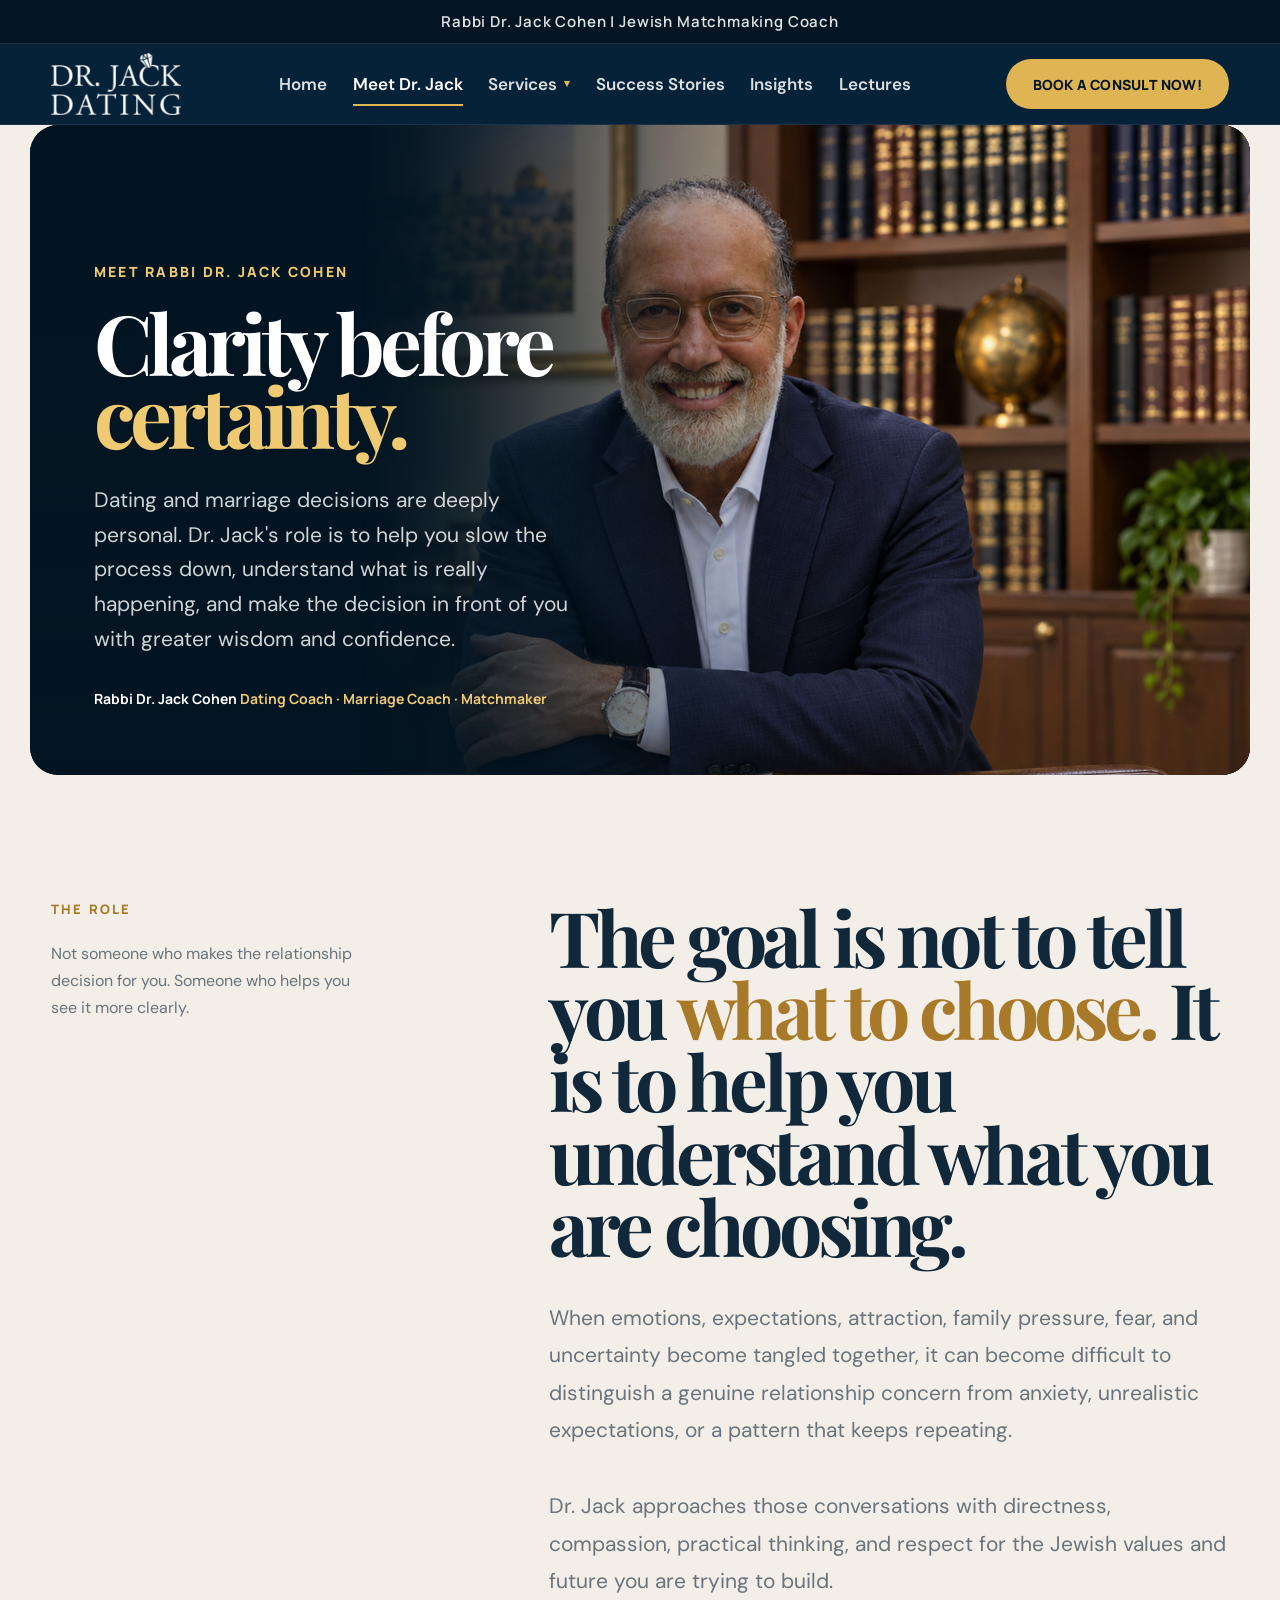
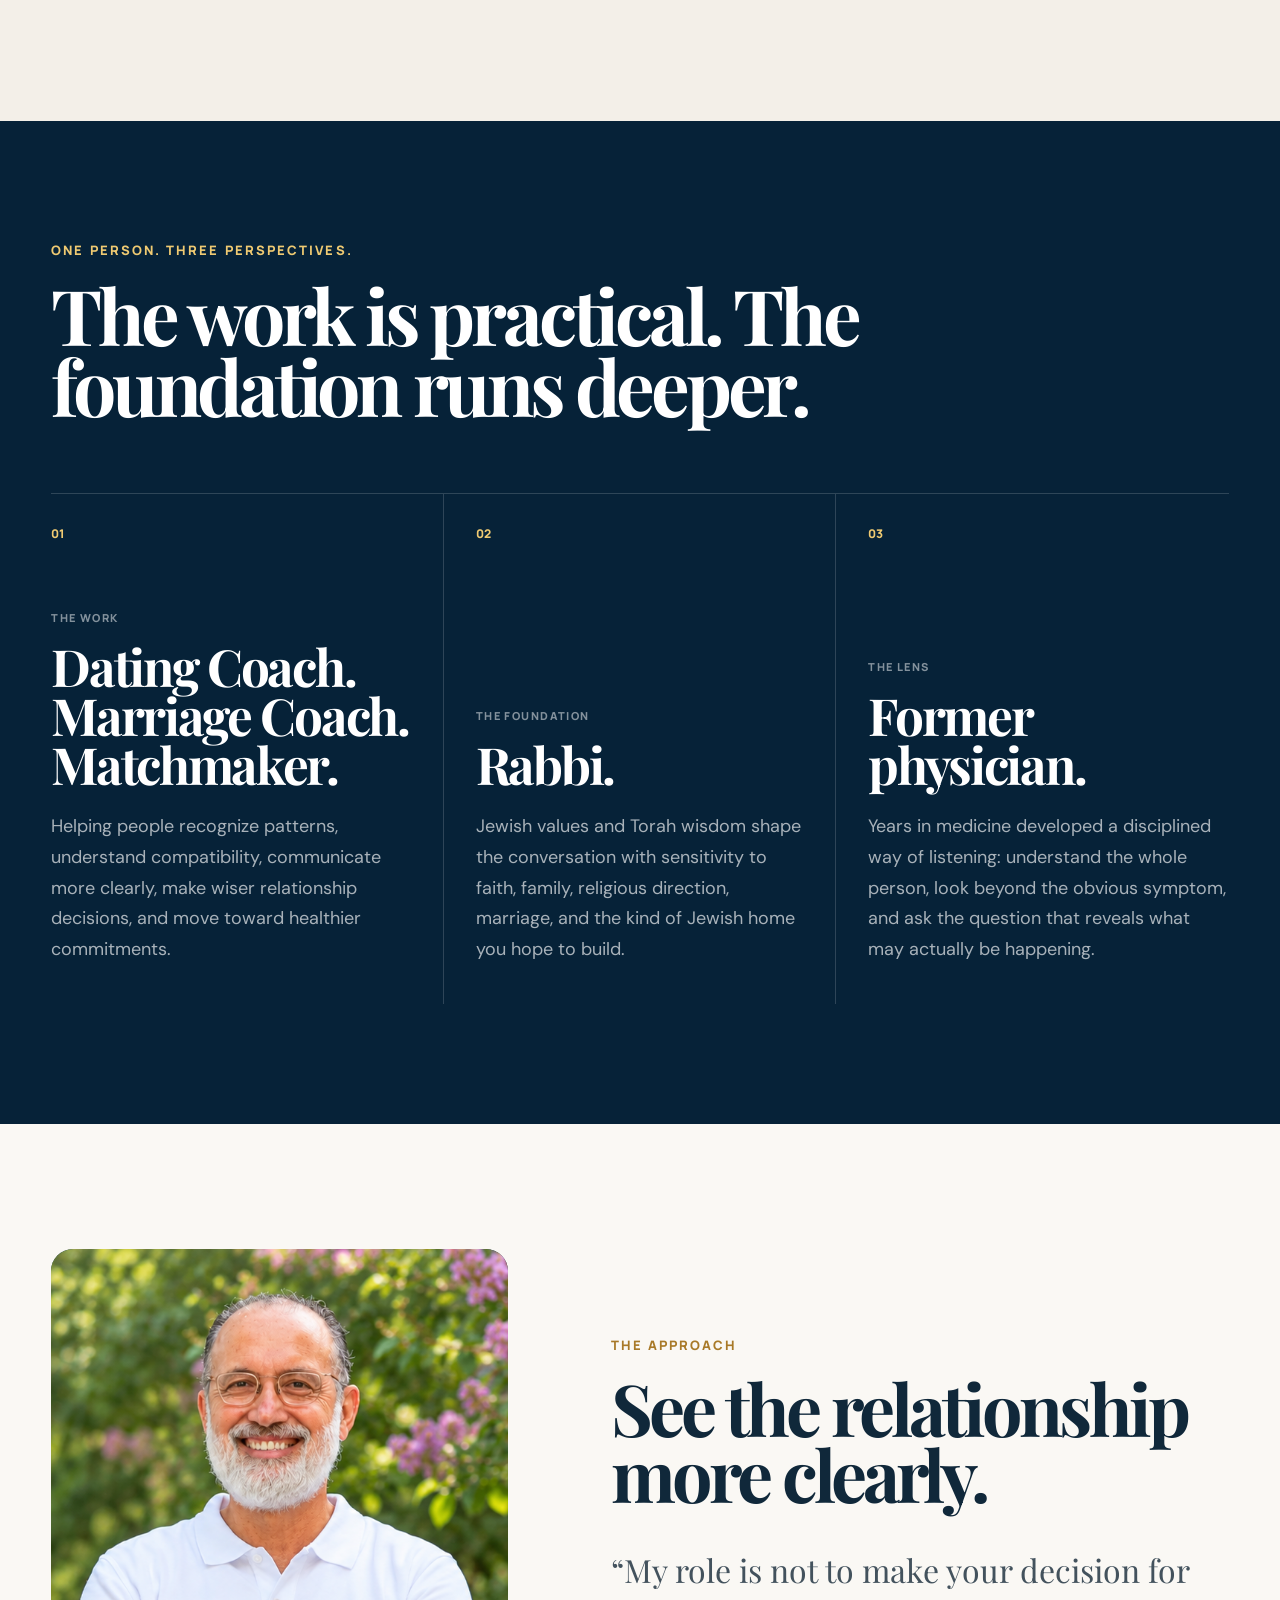
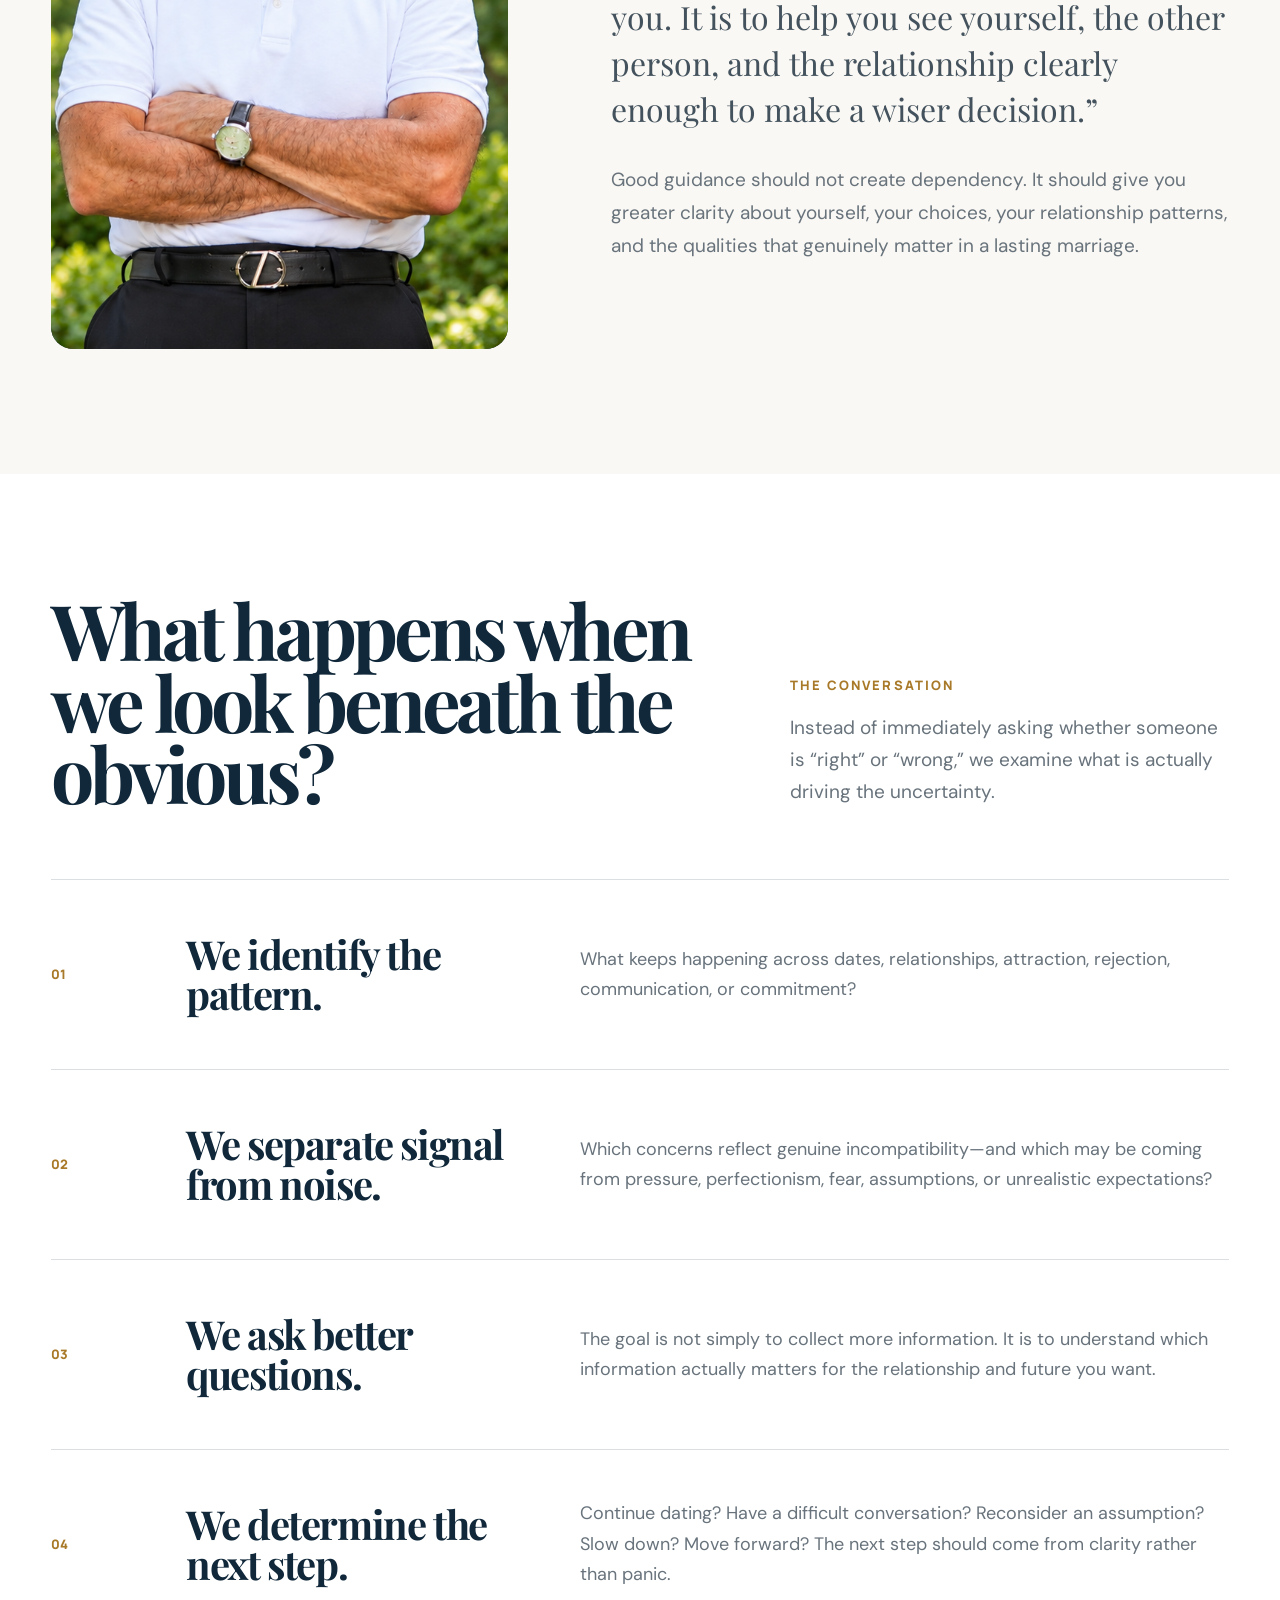
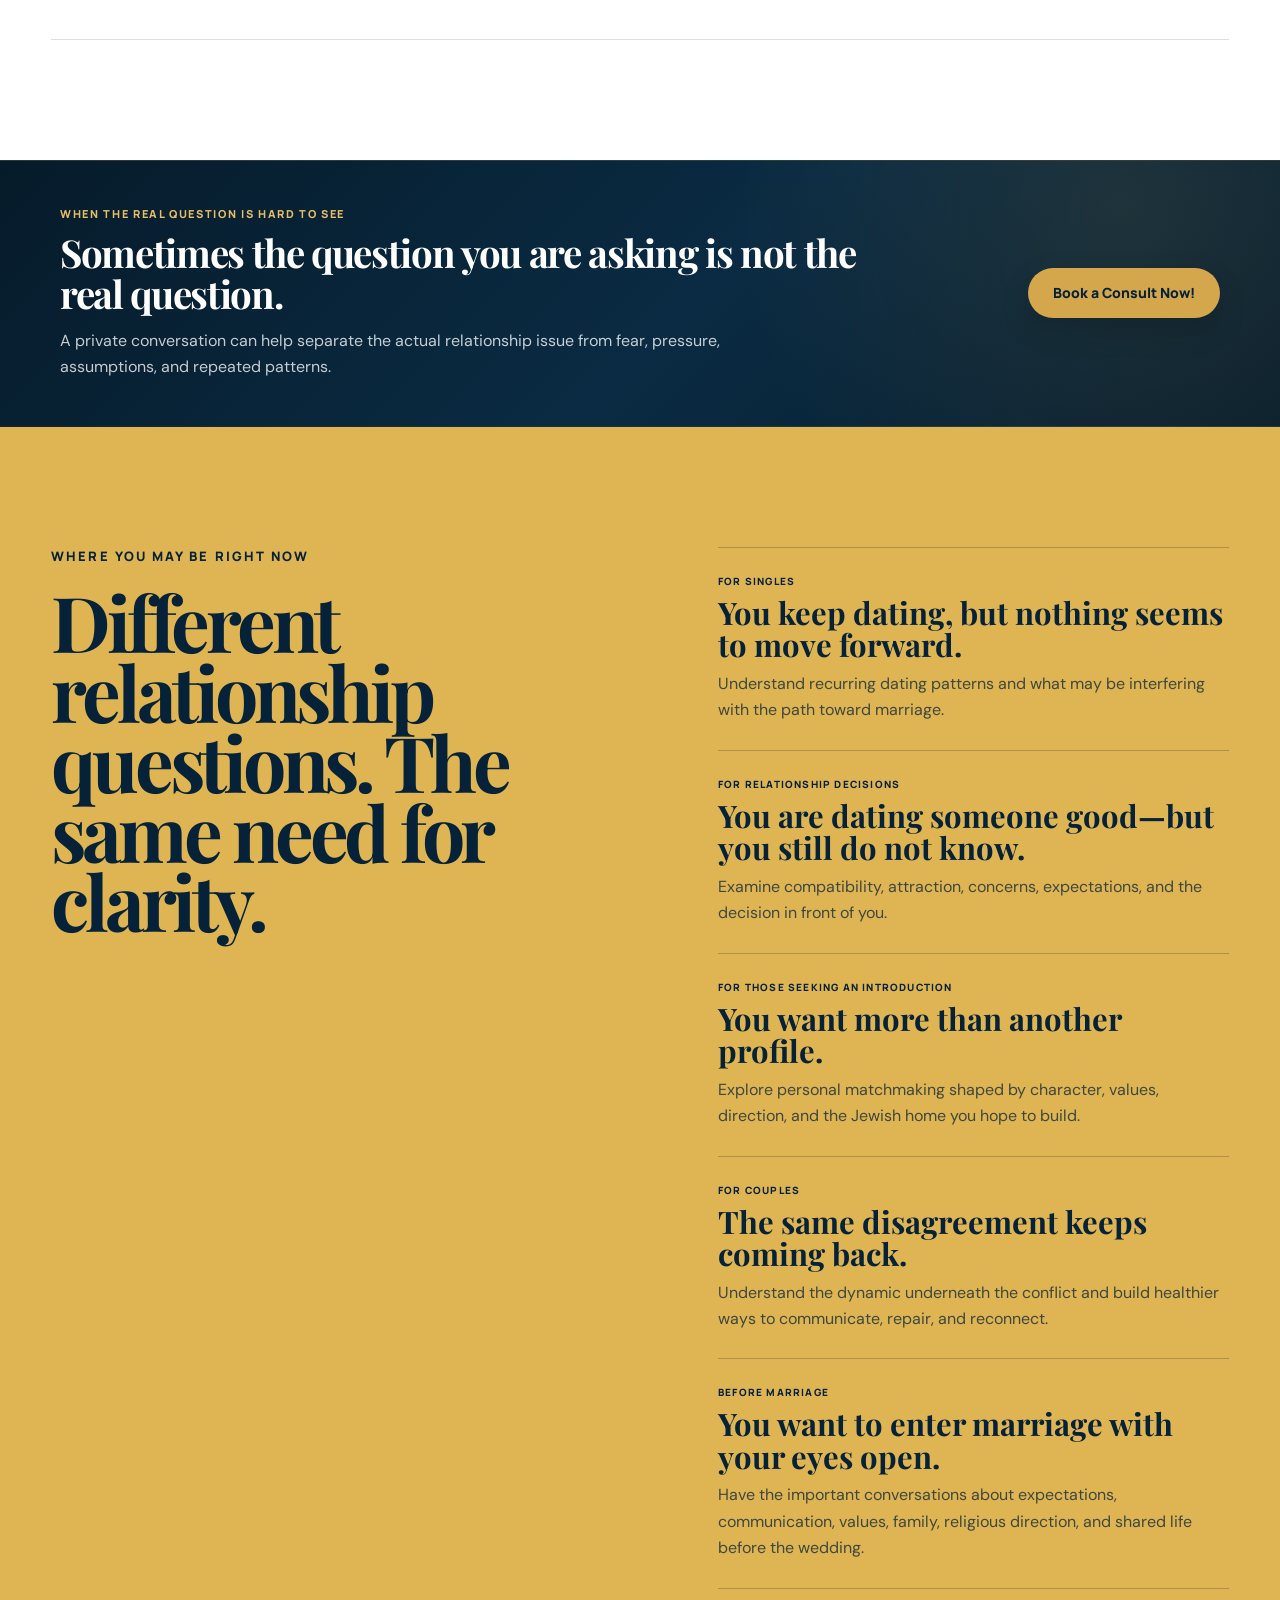
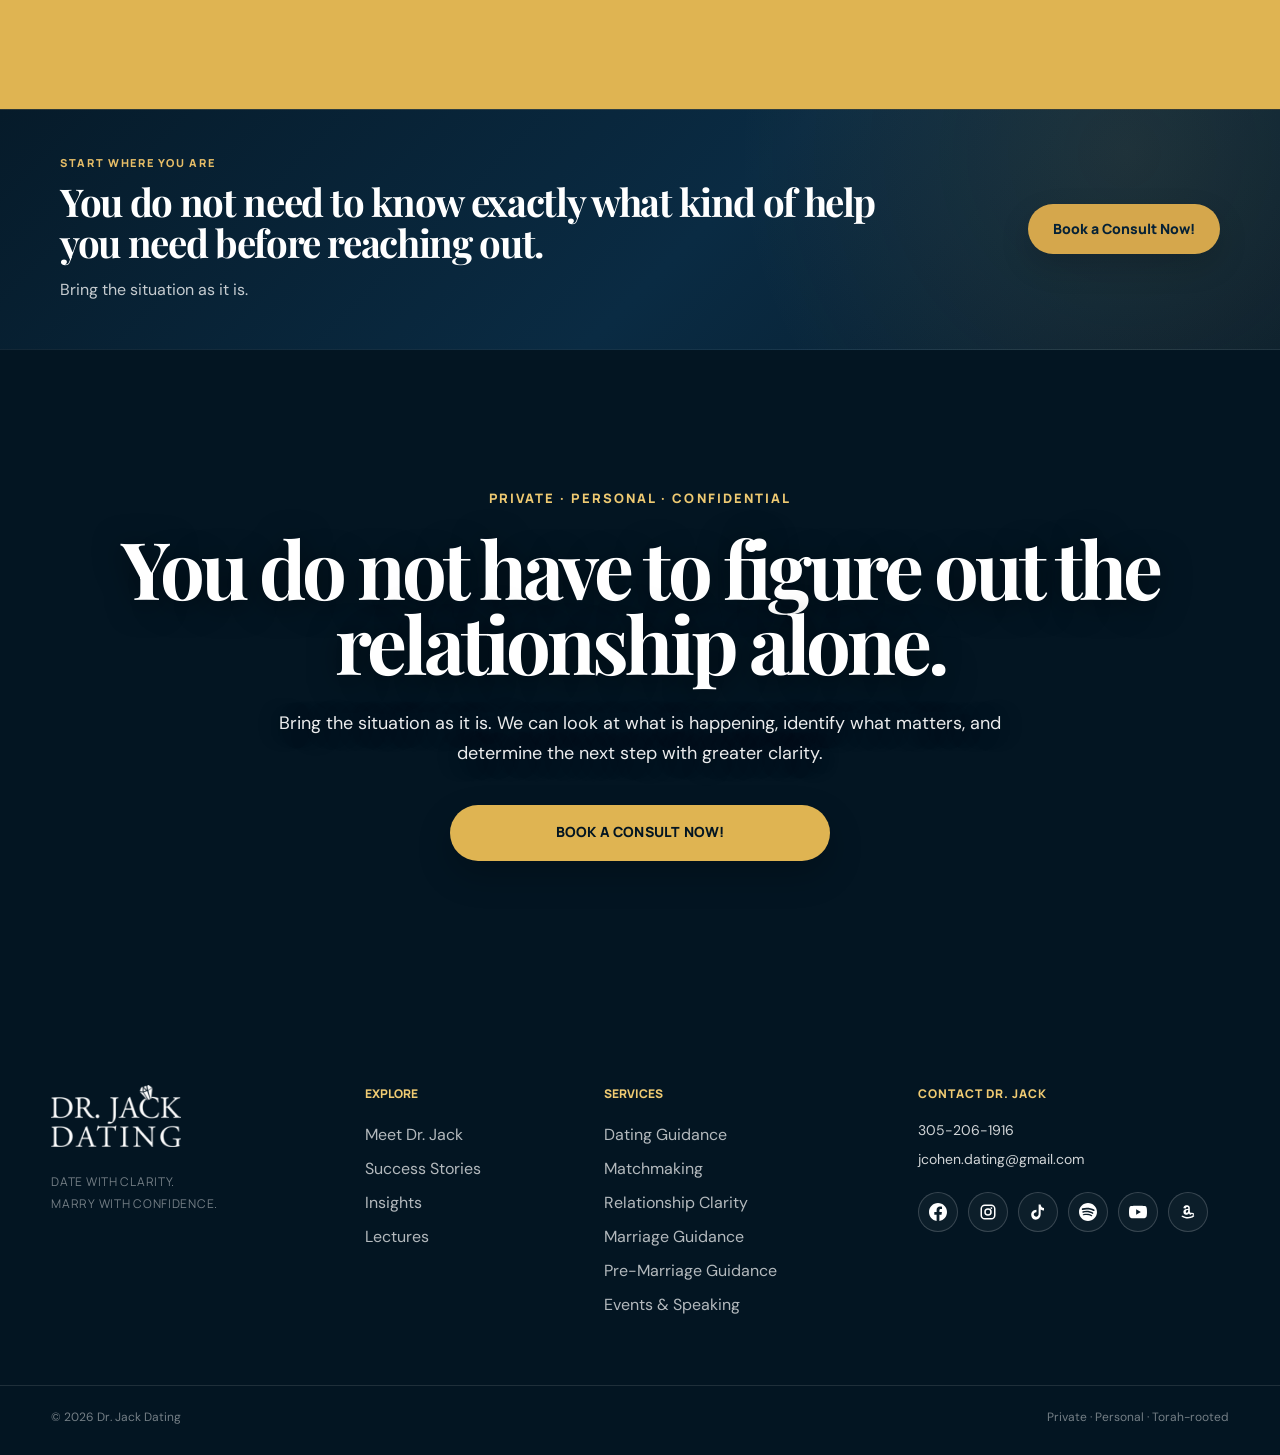
<file: about.html>
<!DOCTYPE html>
<html lang="en">
<head>
<meta charset="utf-8"/>
<meta content="width=device-width, initial-scale=1.0" name="viewport"/>
<title>
        Meet Rabbi Dr. Jack Cohen | Dr. Jack Dating
    </title>
<meta content="Meet Rabbi Dr. Jack Cohen — dating coach, marriage coach, matchmaker, rabbi, and former physician helping Jewish singles and couples move forward with greater clarity." name="description"/>
<!-- GOOGLE FONTS -->

<link rel="icon" type="image/png" href="assets/images/branding/favicon.png">
<link href="https://fonts.googleapis.com" rel="preconnect"/>
<link crossorigin="" href="https://fonts.gstatic.com" rel="preconnect"/>
<link href="https://fonts.googleapis.com/css2?family=DM+Sans:wght@400;500;600;700&amp;family=Manrope:wght@500;600;700;800&amp;family=Playfair+Display:wght@500;600;700&amp;display=swap" rel="stylesheet"/>
<!-- MAIN WEBSITE CSS -->
<link href="assets/css/style.css" rel="stylesheet"/>
<style>

        /* ======================================================
           MEET DR. JACK PAGE
           Page-specific styles only.
           Shared header/footer still use style.css.
           ====================================================== */


        /* ======================================================
           ABOUT HERO
           ====================================================== */

        .about-page-hero {
            position: relative;

            width: calc(100% - 60px);
            max-width: 1950px;

            min-height: 760px;

            margin: 0 auto;

            overflow: hidden;

            border-radius: 28px;

            background:
                linear-gradient(
                    115deg,
                    #031522 0%,
                    #062238 48%,
                    #174866 100%
                );

            color: white;
        }


        .about-page-hero-inner {
            min-height: 760px;

            display: grid;

            grid-template-columns:
                minmax(0, 1.04fr)
                minmax(420px, 0.96fr);

            align-items: stretch;
        }


        .about-page-hero-copy {
            position: relative;
            z-index: 3;

            display: flex;
            flex-direction: column;
            justify-content: flex-end;

            padding:
                90px
                clamp(55px, 5vw, 95px)
                75px;
        }


        .about-page-eyebrow {
            margin: 0 0 24px;

            color: var(--gold-light);

            font-family: var(--font-display);
            font-size: 14px;
            font-weight: 800;
            letter-spacing: 0.16em;

            text-transform: uppercase;
        }


        .about-page-hero h1 {
            max-width: 850px;

            margin: 0;

            color: white;

            font-family: var(--font-serif);
            font-size: clamp(72px, 6.5vw, 118px);
            font-weight: 700;
            line-height: 0.88;
            letter-spacing: -0.06em;
        }


        .about-page-hero h1 span {
            display: block;

            color: var(--gold-light);
        }


        .about-page-intro {
            max-width: 720px;

            margin: 32px 0 0;

            color: rgba(255, 255, 255, 0.82);

            font-size: 21px;
            line-height: 1.65;
        }


        .about-page-role {
            margin: 31px 0 0;

            color: white;

            font-family: var(--font-display);
            font-size: 14px;
            font-weight: 700;
            line-height: 1.7;
        }


        .about-page-role span {
            color: var(--gold-light);
        }


        /* ======================================================
           ABOUT HERO IMAGE
           ====================================================== */

        .about-page-hero-image {
            position: relative;

            min-height: 760px;

            overflow: hidden;
        }


        .about-page-hero-image::after {
            content: "";

            position: absolute;
            inset: 0;

            background:
                linear-gradient(
                    90deg,
                    #062238 0%,
                    rgba(6, 34, 56, 0.72) 9%,
                    rgba(6, 34, 56, 0.22) 27%,
                    rgba(6, 34, 56, 0) 48%
                );

            pointer-events: none;
        }


        .about-page-hero-image img {
            width: 100%;
            height: 100%;

            object-fit: cover;
            object-position: center;

            background: #0c3551;
        }


        /* ======================================================
           INTRO STATEMENT
           ====================================================== */

        .about-statement {
            padding: 125px 0 120px;

            background: var(--cream);

            color: var(--ink);
        }


        .about-statement-grid {
            display: grid;

            grid-template-columns:
                minmax(300px, 0.72fr)
                minmax(0, 1.28fr);

            gap: clamp(70px, 9vw, 160px);

            align-items: start;
        }


        .about-statement-label {
            position: sticky;
            top: 115px;
        }


        .about-statement-label p {
            margin: 0;

            color: var(--gold-dark);

            font-family: var(--font-display);
            font-size: 13px;
            font-weight: 800;
            letter-spacing: 0.16em;

            text-transform: uppercase;
        }


        .about-statement-label span {
            display: block;

            max-width: 310px;

            margin-top: 22px;

            color: var(--body);

            font-size: 16px;
            line-height: 1.7;
        }


        .about-statement-copy h2 {
            max-width: 1050px;

            margin: 0;

            font-family: var(--font-serif);
            font-size: clamp(62px, 6vw, 104px);
            font-weight: 700;
            line-height: 0.94;
            letter-spacing: -0.055em;
        }


        .about-statement-copy h2 em {
            color: var(--gold-dark);

            font-style: normal;
        }


        .about-statement-copy > p {
            max-width: 850px;

            margin: 39px 0 0;

            color: var(--body);

            font-size: 21px;
            line-height: 1.78;
        }


        /* ======================================================
           THREE DIMENSIONS
           ====================================================== */

        .about-dimensions {
            padding: 120px 0;

            background: var(--navy);

            color: white;
        }


        .about-dimensions-heading {
            max-width: 1200px;
        }


        .about-dimensions-heading p {
            margin: 0 0 20px;

            color: var(--gold-light);

            font-family: var(--font-display);
            font-size: 13px;
            font-weight: 800;
            letter-spacing: 0.16em;

            text-transform: uppercase;
        }


        .about-dimensions-heading h2 {
            max-width: 1050px;

            margin: 0;

            font-family: var(--font-serif);
            font-size: clamp(65px, 6vw, 100px);
            font-weight: 700;
            line-height: 0.93;
            letter-spacing: -0.055em;
        }


        .about-dimensions-grid {
            display: grid;

            grid-template-columns: repeat(3, 1fr);

            margin-top: 72px;

            border-top:
                1px solid
                rgba(255, 255, 255, 0.16);
        }


        .about-dimension {
            position: relative;

            min-height: 510px;

            display: flex;
            flex-direction: column;

            padding:
                31px
                clamp(25px, 2.5vw, 43px)
                40px;

            border-right:
                1px solid
                rgba(255, 255, 255, 0.16);
        }


        .about-dimension:first-child {
            padding-left: 0;
        }


        .about-dimension:last-child {
            padding-right: 0;
            border-right: 0;
        }


        .about-dimension-number {
            color: var(--gold-light);

            font-family: var(--font-display);
            font-size: 12px;
            font-weight: 800;
        }


        .about-dimension-content {
            margin-top: auto;
        }


        .about-dimension small {
            display: block;

            margin-bottom: 17px;

            color: rgba(255, 255, 255, 0.5);

            font-family: var(--font-display);
            font-size: 11px;
            font-weight: 800;
            letter-spacing: 0.13em;

            text-transform: uppercase;
        }


        .about-dimension h3 {
            margin: 0 0 23px;

            color: white;

            font-family: var(--font-serif);
            font-size: clamp(45px, 4vw, 68px);
            font-weight: 700;
            line-height: 0.95;
            letter-spacing: -0.045em;
        }


        .about-dimension p {
            max-width: 430px;

            margin: 0;

            color: rgba(255, 255, 255, 0.65);

            font-size: 18px;
            line-height: 1.7;
        }


        /* ======================================================
           PHILOSOPHY
           ====================================================== */

        .about-philosophy {
            padding: 125px 0;

            background: var(--cream-light);

            color: var(--ink);
        }


        .about-philosophy-grid {
            display: grid;

            grid-template-columns:
                minmax(400px, 0.85fr)
                minmax(0, 1.15fr);

            gap: clamp(65px, 8vw, 140px);

            align-items: center;
        }


        .about-philosophy-image {
            position: relative;

            height: 700px;

            overflow: hidden;

            border-radius: 22px;

            background:
                linear-gradient(
                    145deg,
                    #123d5a,
                    #061c2e
                );
        }


        .about-philosophy-image img {
            width: 100%;
            height: 100%;

            object-fit: cover;
            object-position: center;
        }


        .about-philosophy-copy > p:first-child {
            margin: 0 0 21px;

            color: var(--gold-dark);

            font-family: var(--font-display);
            font-size: 13px;
            font-weight: 800;
            letter-spacing: 0.16em;

            text-transform: uppercase;
        }


        .about-philosophy-copy h2 {
            max-width: 850px;

            margin: 0;

            font-family: var(--font-serif);
            font-size: clamp(65px, 5.6vw, 96px);
            font-weight: 700;
            line-height: 0.92;
            letter-spacing: -0.055em;
        }


        .about-philosophy-copy blockquote {
            max-width: 800px;

            margin: 40px 0 0;

            color: #43525d;

            font-family: var(--font-serif);
            font-size: 32px;
            line-height: 1.45;
        }


        .about-philosophy-copy > p:last-child {
            max-width: 750px;

            margin: 30px 0 0;

            color: var(--body);

            font-size: 19px;
            line-height: 1.75;
        }


        /* ======================================================
           HOW DR JACK THINKS
           ====================================================== */

        .about-method {
            padding: 120px 0;

            background: white;

            color: var(--ink);
        }


        .about-method-heading {
            display: grid;

            grid-template-columns:
                minmax(0, 1.2fr)
                minmax(330px, 0.8fr);

            gap: 80px;

            align-items: end;
        }


        .about-method-heading h2 {
            max-width: 1000px;

            margin: 0;

            font-family: var(--font-serif);
            font-size: clamp(65px, 6vw, 100px);
            font-weight: 700;
            line-height: 0.93;
            letter-spacing: -0.055em;
        }


        .about-method-heading > div > p:first-child {
            margin-bottom: 18px;

            color: var(--gold-dark);

            font-family: var(--font-display);
            font-size: 13px;
            font-weight: 800;
            letter-spacing: 0.16em;

            text-transform: uppercase;
        }


        .about-method-heading > div > p:last-child {
            max-width: 500px;

            margin: 0;

            color: var(--body);

            font-size: 19px;
            line-height: 1.7;
        }


        .about-method-list {
            margin-top: 70px;

            border-top:
                1px solid
                var(--line);
        }


        .about-method-row {
            display: grid;

            grid-template-columns:
                90px
                minmax(260px, 0.7fr)
                minmax(0, 1.3fr);

            gap: 45px;

            align-items: center;

            min-height: 190px;

            border-bottom:
                1px solid
                var(--line);
        }


        .about-method-row > span {
            color: var(--gold-dark);

            font-family: var(--font-display);
            font-size: 13px;
            font-weight: 800;
        }


        .about-method-row h3 {
            margin: 0;

            font-family: var(--font-serif);
            font-size: 40px;
            font-weight: 700;
            line-height: 1;
            letter-spacing: -0.035em;
        }


        .about-method-row p {
            max-width: 700px;

            margin: 0;

            color: var(--body);

            font-size: 18px;
            line-height: 1.7;
        }


        /* ======================================================
           WHO THIS IS FOR
           ====================================================== */

        .about-for-you {
            padding: 120px 0;

            background: var(--gold);

            color: var(--navy);
        }


        .about-for-you-grid {
            display: grid;

            grid-template-columns:
                minmax(0, 1.05fr)
                minmax(420px, 0.95fr);

            gap: clamp(70px, 8vw, 140px);

            align-items: start;
        }


        .about-for-you-copy > p {
            margin: 0 0 22px;

            font-family: var(--font-display);
            font-size: 13px;
            font-weight: 800;
            letter-spacing: 0.16em;

            text-transform: uppercase;
        }


        .about-for-you-copy h2 {
            max-width: 850px;

            margin: 0;

            font-family: var(--font-serif);
            font-size: clamp(65px, 6vw, 102px);
            font-weight: 700;
            line-height: 0.91;
            letter-spacing: -0.055em;
        }


        .about-for-you-list {
            border-top:
                1px solid
                rgba(6, 34, 56, 0.24);
        }


        .about-for-you-list article {
            padding: 26px 0;

            border-bottom:
                1px solid
                rgba(6, 34, 56, 0.24);
        }


        .about-for-you-list small {
            display: block;

            margin-bottom: 8px;

            font-family: var(--font-display);
            font-size: 10px;
            font-weight: 800;
            letter-spacing: 0.12em;

            text-transform: uppercase;
        }


        .about-for-you-list h3 {
            margin: 0 0 10px;

            font-family: var(--font-serif);
            font-size: 31px;
            line-height: 1.05;
        }


        .about-for-you-list p {
            margin: 0;

            color: rgba(6, 34, 56, 0.74);

            font-size: 16px;
            line-height: 1.65;
        }


        /* ======================================================
           ABOUT CTA
           ====================================================== */

        .about-final-cta {
            padding: 120px 0;

            background: var(--navy-deep);

            color: white;

            text-align: center;
        }


        .about-final-cta p:first-child {
            margin: 0 0 23px;

            color: var(--gold-light);

            font-family: var(--font-display);
            font-size: 13px;
            font-weight: 800;
            letter-spacing: 0.16em;

            text-transform: uppercase;
        }


        .about-final-cta h2 {
            max-width: 1150px;

            margin: 0 auto;

            font-family: var(--font-serif);
            font-size: clamp(67px, 6.5vw, 110px);
            font-weight: 700;
            line-height: 0.9;
            letter-spacing: -0.055em;
        }


        .about-final-cta > div > p:not(:first-child) {
            max-width: 690px;

            margin: 30px auto 0;

            color: rgba(255, 255, 255, 0.65);

            font-size: 19px;
            line-height: 1.7;
        }


        .about-final-cta .button {
            margin-top: 38px;
        }


        /* ======================================================
           FOOTER FALLBACK STYLES
           ====================================================== */

        .footer-about-text {
            max-width: 300px;
        }


        /* ======================================================
           TABLET
           ====================================================== */

        @media (max-width: 1180px) {

            .about-page-hero {
                width: calc(100% - 36px);

                min-height: 700px;
            }


            .about-page-hero-inner {
                min-height: 700px;

                grid-template-columns:
                    1.08fr
                    0.92fr;
            }


            .about-page-hero-image {
                min-height: 700px;
            }


            .about-page-hero-copy {
                padding:
                    65px
                    45px
                    60px;
            }


            .about-page-hero h1 {
                font-size: 76px;
            }


            .about-statement-grid {
                grid-template-columns:
                    0.65fr
                    1.35fr;

                gap: 60px;
            }


            .about-dimensions-grid {
                grid-template-columns: 1fr;
            }


            .about-dimension,
            .about-dimension:first-child,
            .about-dimension:last-child {
                min-height: 300px;

                padding:
                    28px
                    0
                    35px;

                border-right: 0;

                border-bottom:
                    1px solid
                    rgba(255, 255, 255, 0.16);
            }


            .about-philosophy-grid {
                grid-template-columns:
                    0.85fr
                    1.15fr;

                gap: 50px;
            }


            .about-philosophy-image {
                height: 580px;
            }


            .about-method-row {
                grid-template-columns:
                    60px
                    0.8fr
                    1.2fr;

                gap: 30px;
            }


            .about-for-you-grid {
                grid-template-columns:
                    1fr
                    1fr;

                gap: 55px;
            }

        }


        /* ======================================================
           MOBILE
           ====================================================== */

        @media (max-width: 720px) {

            .about-page-hero {
                width: calc(100% - 10px);

                min-height: 830px;

                border-radius: 20px;
            }


            .about-page-hero-inner {
                position: relative;

                min-height: 830px;

                display: block;
            }


            .about-page-hero-image {
                position: absolute;

                inset: 0;

                min-height: 0;
            }


            .about-page-hero-image::after {
                background:
                    linear-gradient(
                        0deg,
                        #031522 0%,
                        rgba(3, 21, 34, 0.98) 35%,
                        rgba(3, 21, 34, 0.67) 57%,
                        rgba(3, 21, 34, 0.12) 82%,
                        rgba(3, 21, 34, 0) 100%
                    );
            }


            .about-page-hero-image img {
                object-position: 58% center;
            }


            .about-page-hero-copy {
                position: absolute;

                inset:
                    auto
                    0
                    0;

                padding:
                    35px
                    24px
                    35px;
            }


            .about-page-eyebrow {
                font-size: 10px;
            }


            .about-page-hero h1 {
                font-size: clamp(52px, 16vw, 73px);
            }


            .about-page-intro {
                margin-top: 23px;

                font-size: 16px;
            }


            .about-page-role {
                margin-top: 22px;

                font-size: 11px;
            }


            .about-statement,
            .about-dimensions,
            .about-philosophy,
            .about-method,
            .about-for-you,
            .about-final-cta {
                padding:
                    85px
                    0;
            }


            .about-statement-grid,
            .about-philosophy-grid,
            .about-method-heading,
            .about-for-you-grid {
                grid-template-columns: 1fr;
            }


            .about-statement-grid,
            .about-philosophy-grid,
            .about-for-you-grid {
                gap: 45px;
            }


            .about-statement-label {
                position: static;
            }


            .about-statement-copy h2,
            .about-dimensions-heading h2,
            .about-philosophy-copy h2,
            .about-method-heading h2,
            .about-for-you-copy h2,
            .about-final-cta h2 {
                font-size: 54px;
            }


            .about-statement-copy > p {
                font-size: 17px;
            }


            .about-dimension {
                min-height: 330px !important;
            }


            .about-dimension h3 {
                font-size: 46px;
            }


            .about-philosophy-image {
                height: 520px;
            }


            .about-philosophy-copy blockquote {
                font-size: 24px;
            }


            .about-method-heading {
                gap: 25px;
            }


            .about-method-list {
                margin-top: 45px;
            }


            .about-method-row {
                min-height: 0;

                grid-template-columns:
                    42px
                    1fr;

                gap:
                    15px
                    17px;

                padding:
                    27px
                    0;
            }


            .about-method-row h3 {
                font-size: 31px;
            }


            .about-method-row p {
                grid-column: 2;

                font-size: 16px;
            }


            .about-for-you-list h3 {
                font-size: 28px;
            }

        }

    </style>
<style id="locked-visual-update-20260906">
/* LOCKED VISUAL UPDATE — distinct Dr. Jack imagery */
.about-page-hero-image img,.about-philosophy-image img{width:100%;height:100%;object-fit:cover}
.about-page-hero-image img{object-position:center 35%}
.about-philosophy-image img{object-position:center 28%}
</style>
<style id="universal-final-cta-fix">
/* =========================================================
   UNIVERSAL FINAL CONSULTATION CTA
   Centered copy + centered button + last-section background video
   ========================================================= */

.universal-final-cta {
    position: relative !important;
    isolation: isolate !important;
    overflow: hidden !important;

    min-height: 650px !important;

    display: flex !important;
    align-items: center !important;
    justify-content: center !important;

    padding: 105px 24px !important;

    background:
        linear-gradient(
            180deg,
            rgba(3, 21, 34, 0.22) 0%,
            rgba(3, 21, 34, 0.48) 46%,
            rgba(3, 21, 34, 0.82) 100%
        ),
        linear-gradient(
            0deg,
            rgba(3, 21, 34, 0.74) 0%,
            rgba(3, 21, 34, 0.26) 55%,
            rgba(3, 21, 34, 0.38) 100%
        ),
        linear-gradient(rgba(3,21,34,0),rgba(3,21,34,0))
        center center / cover no-repeat !important;

    color: #ffffff !important;
    text-align: center !important;
}

.universal-final-cta::before {
    content: "" !important;
    position: absolute !important;
    inset: 0 !important;
    z-index: 0 !important;

    background:
        radial-gradient(
            circle at 50% 42%,
            rgba(3, 21, 34, 0.00) 0%,
            rgba(3, 21, 34, 0.10) 28%,
            rgba(3, 21, 34, 0.34) 62%,
            rgba(3, 21, 34, 0.67) 100%
        ) !important;

    pointer-events: none !important;
}

.universal-final-cta::after {
    display: none !important;
}

.universal-final-cta > .container,
.universal-final-cta .consultation-layout,
.universal-final-cta .insights-consultation-inner {
    position: relative !important;
    z-index: 2 !important;

    width: min(1180px, 100%) !important;
    max-width: 1180px !important;

    margin-left: auto !important;
    margin-right: auto !important;

    display: flex !important;
    flex-direction: column !important;
    align-items: center !important;
    justify-content: center !important;

    grid-template-columns: 1fr !important;
    gap: 0 !important;

    text-align: center !important;
}

.universal-final-cta > * {
    position: relative !important;
    z-index: 2 !important;
}

.universal-final-cta .section-label,
.universal-final-cta small,
.universal-final-cta > p:first-child {
    margin: 0 auto 22px !important;

    color: var(--gold-light, #efca72) !important;

    font-family: var(--font-display, "Manrope", Arial, sans-serif) !important;
    font-size: 13px !important;
    font-weight: 800 !important;
    line-height: 1.45 !important;
    letter-spacing: 0.16em !important;

    text-align: center !important;
    text-transform: uppercase !important;

    text-shadow: 0 2px 18px rgba(0, 0, 0, 0.48) !important;
}

.universal-final-cta h2 {
    max-width: 1120px !important;

    margin: 0 auto !important;

    color: #ffffff !important;

    font-family: var(--font-serif, "Playfair Display", Georgia, serif) !important;
    font-size: clamp(58px, 6.2vw, 104px) !important;
    font-weight: 700 !important;
    line-height: 0.94 !important;
    letter-spacing: -0.05em !important;

    text-align: center !important;

    text-shadow: 0 4px 30px rgba(0, 0, 0, 0.54) !important;
}

.universal-final-cta .consultation-description,
.universal-final-cta h2 + p,
.universal-final-cta > h2 + p {
    max-width: 760px !important;

    margin: 28px auto 0 !important;

    color: rgba(255, 255, 255, 0.92) !important;

    font-size: 18px !important;
    line-height: 1.7 !important;

    text-align: center !important;

    text-shadow: 0 2px 20px rgba(0, 0, 0, 0.50) !important;
}

.universal-final-cta .consultation-action {
    width: 100% !important;

    display: flex !important;
    flex-direction: column !important;
    align-items: center !important;
    justify-content: center !important;

    margin: 36px auto 0 !important;

    text-align: center !important;
}

.universal-final-cta .button,
.universal-final-cta .service-final-button {
    position: relative !important;

    display: inline-flex !important;
    align-items: center !important;
    justify-content: center !important;

    width: auto !important;
    min-width: min(380px, 100%) !important;
    min-height: 56px !important;

    margin: 36px auto 0 !important;
    padding: 16px 30px !important;

    border: 0 !important;
    border-radius: 999px !important;

    background: var(--gold, #dfb452) !important;
    color: var(--navy-deep, #031522) !important;

    font-family: var(--font-display, "Manrope", Arial, sans-serif) !important;
    font-size: 14px !important;
    font-weight: 900 !important;
    line-height: 1.2 !important;

    text-align: center !important;
    text-decoration: none !important;

    box-shadow: 0 14px 34px rgba(0, 0, 0, 0.22) !important;

    transform: none !important;
}

.universal-final-cta .consultation-action .button {
    margin-top: 0 !important;
}

.universal-final-cta .button:hover,
.universal-final-cta .service-final-button:hover {
    transform: translateY(-2px) !important;
}

.universal-final-cta .consultation-action > p,
.universal-final-cta .insights-consultation-note {
    margin: 14px auto 0 !important;

    color: rgba(255, 255, 255, 0.72) !important;

    font-size: 13px !important;
    line-height: 1.5 !important;

    text-align: center !important;
}

@media (max-width: 720px) {
    .universal-final-cta {
        min-height: 540px !important;
        padding: 78px 20px !important;
        background-position: center center !important;
    }

    .universal-final-cta h2 {
        font-size: clamp(44px, 13vw, 64px) !important;
    }

    .universal-final-cta .consultation-description,
    .universal-final-cta h2 + p,
    .universal-final-cta > h2 + p {
        font-size: 16px !important;
    }

    .universal-final-cta .button,
    .universal-final-cta .service-final-button {
        width: min(100%, 420px) !important;
        min-width: 0 !important;

        padding: 15px 22px !important;

        font-size: 13px !important;
    }
}
</style>
<style id="services-dropdown-arrow-only-fix">
/* =========================================================
   ONLY ARROW ALLOWED ON THE WEBSITE:
   SERVICES DROPDOWN CHEVRON
   ========================================================= */

.nav-dropdown-button {
    display: inline-flex !important;
    align-items: center !important;
    justify-content: center !important;
    gap: 7px !important;
}

.services-dropdown-arrow {
    display: inline-block !important;

    margin: 0 !important;
    padding: 0 !important;

    color: #e7b64f !important;

    font-size: 11px !important;
    font-weight: 800 !important;
    line-height: 1 !important;

    transform: translateY(-1px) !important;
    transform-origin: center !important;

    transition: transform 180ms ease !important;
}

.nav-dropdown-button[aria-expanded="true"] .services-dropdown-arrow {
    transform:
        translateY(-1px)
        rotate(180deg) !important;
}
</style>


<style id="about-hero-true-slow-fade-final">

/* =========================================================
   ABOUT HERO — TRUE SLOW LEFT-EDGE IMAGE FADE
   ========================================================= */

.about-page-hero {
    min-height: 650px !important;
    background: #031522 !important;
}

.about-page-hero-inner {
    position: relative !important;
    min-height: 650px !important;
    display: block !important;
    overflow: hidden !important;
    background: #031522 !important;
}

.about-page-hero-copy {
    position: absolute !important;
    top: 0 !important;
    left: 0 !important;
    bottom: 0 !important;

    z-index: 3 !important;

    width: 50% !important;
    max-width: 900px !important;
    min-height: 650px !important;

    display: flex !important;
    flex-direction: column !important;
    justify-content: flex-end !important;

    padding:
        72px
        50px
        64px
        clamp(55px, 5vw, 95px) !important;
}

.about-page-hero-image {
    position: absolute !important;
    top: 0 !important;
    right: 0 !important;
    bottom: 0 !important;
    left: 27% !important;

    z-index: 0 !important;

    width: auto !important;
    height: 100% !important;

    overflow: hidden !important;
    background: #031522 !important;
}

.about-page-hero-image img {
    width: 100% !important;
    height: 100% !important;

    display: block !important;

    object-fit: cover !important;
    object-position: 72% center !important;

    
    -webkit-mask-image:
        linear-gradient(
            90deg,
            transparent 0%,
            rgba(0,0,0,.04) 6%,
            rgba(0,0,0,.12) 12%,
            rgba(0,0,0,.24) 18%,
            rgba(0,0,0,.40) 25%,
            rgba(0,0,0,.58) 32%,
            rgba(0,0,0,.74) 39%,
            rgba(0,0,0,.87) 46%,
            rgba(0,0,0,.95) 53%,
            #000 61%,
            #000 100%
        ) !important;

    mask-image:
        linear-gradient(
            90deg,
            transparent 0%,
            rgba(0,0,0,.04) 6%,
            rgba(0,0,0,.12) 12%,
            rgba(0,0,0,.24) 18%,
            rgba(0,0,0,.40) 25%,
            rgba(0,0,0,.58) 32%,
            rgba(0,0,0,.74) 39%,
            rgba(0,0,0,.87) 46%,
            rgba(0,0,0,.95) 53%,
            #000 61%,
            #000 100%
        ) !important;

}

/* Remove the older overlay edge; the image itself now fades. */
.about-page-hero-image::after {
    content: none !important;
    display: none !important;
}

.about-page-hero::before {
    content: "" !important;
    position: absolute !important;
    inset: 0 !important;
    z-index: 1 !important;
    pointer-events: none !important;

    background:
        linear-gradient(
            180deg,
            rgba(3,21,34,.01) 0%,
            rgba(3,21,34,.03) 52%,
            rgba(3,21,34,.15) 100%
        ) !important;
}

@media (max-width: 980px) {
    .about-page-hero,
    .about-page-hero-inner,
    .about-page-hero-copy {
        min-height: 690px !important;
    }

    .about-page-hero-image {
        inset: 0 !important;
        width: 100% !important;
        height: 100% !important;
    }

    .about-page-hero-image img {
        object-position: 68% center !important;
    }

    .about-page-hero-copy {
        width: 70% !important;
        max-width: 720px !important;
        padding: 70px 40px 60px !important;
    }
}

@media (max-width: 640px) {
    .about-page-hero,
    .about-page-hero-inner,
    .about-page-hero-copy {
        min-height: 720px !important;
    }

    .about-page-hero-copy {
        width: 100% !important;
        max-width: none !important;
        padding: 64px 25px 48px !important;
    }

    .about-page-hero-image img {
        object-position: 68% center !important;
        
    -webkit-mask-image:
        linear-gradient(
            0deg,
            #000 0%,
            #000 38%,
            rgba(0,0,0,.94) 52%,
            rgba(0,0,0,.78) 65%,
            rgba(0,0,0,.55) 76%,
            rgba(0,0,0,.30) 86%,
            rgba(0,0,0,.12) 94%,
            transparent 100%
        ) !important;

    mask-image:
        linear-gradient(
            0deg,
            #000 0%,
            #000 38%,
            rgba(0,0,0,.94) 52%,
            rgba(0,0,0,.78) 65%,
            rgba(0,0,0,.55) 76%,
            rgba(0,0,0,.30) 86%,
            rgba(0,0,0,.12) 94%,
            transparent 100%
        ) !important;

    }

    .about-page-hero::before {
        background:
            linear-gradient(
                0deg,
                rgba(3,21,34,.97) 0%,
                rgba(3,21,34,.87) 46%,
                rgba(3,21,34,.42) 74%,
                rgba(3,21,34,.10) 100%
            ) !important;
    }
}

</style>


<style id="animated-media-video-fix">
/* Animated media now uses HTML5 video instead of image animation files. */

.loop-video-section {
    position: relative !important;
    isolation: isolate !important;
    overflow: hidden !important;
    background-color: #031522 !important;
}

.loop-bg-video {
    position: absolute !important;
    inset: 0 !important;
    width: 100% !important;
    height: 100% !important;
    display: block !important;
    object-fit: cover !important;
    object-position: center center !important;
    z-index: 0 !important;
    pointer-events: none !important;
    border: 0 !important;
}

#consultation.loop-video-section > .loop-bg-video,
.universal-final-cta.loop-video-section > .loop-bg-video,
.stories-final-cta.loop-video-section > .loop-bg-video {
    position: absolute !important;
    z-index: 0 !important;
}

#consultation.loop-video-section::before,
.universal-final-cta.loop-video-section::before,
.stories-final-cta.loop-video-section::before {
    content: "" !important;
    position: absolute !important;
    inset: 0 !important;
    display: block !important;
    z-index: 1 !important;
    pointer-events: none !important;
    background:
        radial-gradient(circle at 50% 43%,
            rgba(3,21,34,.02) 0%,
            rgba(3,21,34,.14) 28%,
            rgba(3,21,34,.40) 60%,
            rgba(3,21,34,.72) 100%),
        linear-gradient(180deg,
            rgba(3,21,34,.20) 0%,
            rgba(3,21,34,.48) 48%,
            rgba(3,21,34,.82) 100%),
        linear-gradient(90deg,
            rgba(3,21,34,.64) 0%,
            rgba(3,21,34,.28) 48%,
            rgba(3,21,34,.60) 100%) !important;
}

#consultation.loop-video-section::after,
.universal-final-cta.loop-video-section::after,
.stories-final-cta.loop-video-section::after {
    content: none !important;
    display: none !important;
}

#consultation.loop-video-section > *:not(.loop-bg-video),
.universal-final-cta.loop-video-section > *:not(.loop-bg-video),
.stories-final-cta.loop-video-section > *:not(.loop-bg-video) {
    position: relative !important;
    z-index: 2 !important;
}

/* Home Success Stories loop */
.tr-success-video {
    width: 100% !important;
    height: 100% !important;
    display: block !important;
    object-fit: cover !important;
    object-position: center center !important;
}

/* Success Stories presentation loop: keep faces high in the frame. */
.success-frame {
    overflow: hidden !important;
}

.success-presentation-video {
    display: block !important;
    width: 100% !important;
    height: clamp(380px, 48vw, 760px) !important;
    object-fit: cover !important;
    object-position: center 12% !important;
    background: #081f31 !important;
}

@media (max-width: 720px) {
    .success-presentation-video {
        height: clamp(340px, 72vw, 560px) !important;
        object-position: center 8% !important;
    }
}
</style>



<style id="mobile-navigation-repair-20260907">
@media (min-width: 901px) {
    .mobile-menu-button,
    .mobile-navigation {
        display: none !important;
    }
}

@media (max-width: 900px) {
    .site-header {
        position: relative !important;
        z-index: 9999 !important;
        overflow: visible !important;
    }

    .site-header .header-inner {
        position: relative !important;
        z-index: 10001 !important;
    }

    .site-header .desktop-nav,
    .site-header .header-cta {
        display: none !important;
    }

    .mobile-menu-button {
        position: relative !important;
        z-index: 10005 !important;
        display: inline-flex !important;
        flex-direction: column !important;
        align-items: center !important;
        justify-content: center !important;
        gap: 8px !important;
        width: 54px !important;
        height: 54px !important;
        margin-left: auto !important;
        padding: 0 !important;
        border: 0 !important;
        background: transparent !important;
        cursor: pointer !important;
        pointer-events: auto !important;
        touch-action: manipulation !important;
        -webkit-tap-highlight-color: transparent !important;
    }

    .mobile-menu-button span {
        display: block !important;
        width: 30px !important;
        height: 3px !important;
        margin: 0 !important;
        border-radius: 999px !important;
        background: #fff !important;
        opacity: 1 !important;
        transform-origin: center !important;
        transition: transform .22s ease, opacity .22s ease !important;
    }

    .mobile-menu-button[aria-expanded="true"] span:first-child {
        transform: translateY(5.5px) rotate(45deg) !important;
    }

    .mobile-menu-button[aria-expanded="true"] span:last-child {
        transform: translateY(-5.5px) rotate(-45deg) !important;
    }

    .mobile-navigation {
        position: absolute !important;
        top: 100% !important;
        left: 0 !important;
        right: 0 !important;
        z-index: 10000 !important;
        display: none !important;
        flex-direction: column !important;
        align-items: stretch !important;
        max-height: calc(100dvh - 110px) !important;
        overflow-y: auto !important;
        overscroll-behavior: contain !important;
        padding: 14px 20px 24px !important;
        border-top: 1px solid rgba(255,255,255,.09) !important;
        background: rgba(3,21,34,.985) !important;
        box-shadow: 0 22px 44px rgba(0,0,0,.28) !important;
        pointer-events: auto !important;
    }

    .mobile-navigation.open {
        display: flex !important;
    }

    .mobile-navigation > a,
    .mobile-services-button {
        width: 100% !important;
        min-height: 50px !important;
        display: flex !important;
        align-items: center !important;
        justify-content: space-between !important;
        margin: 0 !important;
        padding: 13px 4px !important;
        border: 0 !important;
        border-bottom: 1px solid rgba(255,255,255,.08) !important;
        background: transparent !important;
        color: #fff !important;
        font: 600 15px/1.35 "DM Sans", Arial, sans-serif !important;
        text-align: left !important;
        text-decoration: none !important;
        cursor: pointer !important;
        pointer-events: auto !important;
    }

    .mobile-services-button .services-dropdown-arrow {
        margin-left: 12px !important;
        color: #e7b241 !important;
        font-size: 14px !important;
        transition: transform .2s ease !important;
    }

    .mobile-services-button[aria-expanded="true"] .services-dropdown-arrow {
        transform: rotate(180deg) !important;
    }

    .mobile-services-menu {
        display: none !important;
        padding: 6px 0 8px 14px !important;
        background: rgba(255,255,255,.025) !important;
    }

    .mobile-services-menu.open {
        display: flex !important;
        flex-direction: column !important;
    }

    .mobile-services-menu a {
        display: block !important;
        padding: 11px 8px !important;
        color: rgba(255,255,255,.88) !important;
        font: 500 14px/1.35 "DM Sans", Arial, sans-serif !important;
        text-decoration: none !important;
    }

    .mobile-navigation .mobile-consultation {
        justify-content: center !important;
        min-height: 48px !important;
        margin-top: 16px !important;
        padding: 13px 18px !important;
        border: 0 !important;
        border-radius: 999px !important;
        background: #e7b241 !important;
        color: #061b2b !important;
        font-weight: 800 !important;
        text-align: center !important;
    }
}
</style>


<style id="mobile-hero-visibility-repair-20260907">

.mobile-hero-media { display: none; }

@media (max-width: 640px) {
    .mobile-hero-media {
        display: block !important;
        position: relative !important;
        z-index: 1 !important;
        width: 100% !important;
        height: auto !important;
        max-width: none !important;
        margin: 0 !important;
        padding: 0 !important;
        object-fit: contain !important;
        object-position: center center !important;
        border: 0 !important;
        border-radius: 0 !important;
        background: #031522 !important;
    }
}


@media (max-width: 640px) {
    .about-page-hero {
        min-height: 0 !important;
        height: auto !important;
        overflow: hidden !important;
    }
    .about-page-hero::before { display: none !important; }
    .about-page-hero-inner {
        min-height: 0 !important;
        height: auto !important;
        display: flex !important;
        flex-direction: column !important;
    }
    .about-page-hero-image {
        position: relative !important;
        inset: auto !important;
        order: 0 !important;
        width: 100% !important;
        min-height: 0 !important;
        height: auto !important;
        overflow: hidden !important;
        background: #031522 !important;
    }
    .about-page-hero-image::after { display: none !important; }
    .about-page-hero-image img {
        position: relative !important;
        inset: auto !important;
        display: block !important;
        width: 100% !important;
        height: auto !important;
        object-fit: contain !important;
        object-position: center center !important;
        filter: brightness(.88) !important;
    }
    .about-page-hero-copy {
        position: relative !important;
        inset: auto !important;
        order: 1 !important;
        width: 100% !important;
        max-width: none !important;
        padding: 32px 24px 40px !important;
        background: #031522 !important;
    }
}

</style>


<style id="mobile-services-arrow-normalization-20260907">
/* =========================================================
   MOBILE SERVICES DROPDOWN — CONSISTENT ON ALL ROOT PAGES
   White "Services" label + yellow down-arrow, matching
   the working Services subpages.
   ========================================================= */

@media (max-width: 900px) {
    .mobile-services-button {
        color: #ffffff !important;
        transform: none !important;
    }

    .mobile-services-button::before,
    .mobile-services-button::after {
        content: none !important;
        display: none !important;
    }

    .mobile-services-button .mobile-services-label {
        display: inline-block !important;
        color: #ffffff !important;
        transform: none !important;
    }

    .mobile-services-button .services-dropdown-arrow {
        display: inline-flex !important;
        align-items: center !important;
        justify-content: center !important;

        margin-left: auto !important;

        color: #e7b241 !important;

        font-family: Arial, sans-serif !important;
        font-size: 16px !important;
        font-weight: 800 !important;
        line-height: 1 !important;

        transform: rotate(0deg) !important;
        transform-origin: center !important;
        transition: transform .2s ease !important;
    }

    .mobile-services-button[aria-expanded="true"] .mobile-services-label {
        color: #ffffff !important;
        transform: none !important;
    }

    .mobile-services-button[aria-expanded="true"] .services-dropdown-arrow {
        color: #e7b241 !important;
        transform: rotate(180deg) !important;
    }
}
</style>



<style id="about-mobile-hero-gap-fix-20260907">
/* ABOUT MOBILE ONLY — remove inherited 690/720px copy min-height
   that created the large empty navy gap between image and copy. */
@media (max-width: 640px) {
    .about-page-hero-copy {
        min-height: 0 !important;
        height: auto !important;
        display: block !important;
        justify-content: flex-start !important;
        margin: 0 !important;
        padding: 28px 24px 40px !important;
    }

    .about-page-hero-image {
        margin: 0 !important;
        padding: 0 !important;
    }

    .about-page-hero-image img {
        margin: 0 !important;
    }
}
</style>


<!-- DJ-ADDITIONAL-CTA-STYLES-20260907-START -->
<style id="dj-additional-cta-styles-20260907">
.dj-additional-cta{position:relative;isolation:isolate;overflow:hidden;width:100%;padding:46px 28px;border-top:1px solid rgba(213,167,76,.18);border-bottom:1px solid rgba(255,255,255,.055);background:radial-gradient(circle at 88% 18%,rgba(213,167,76,.11),transparent 34%),linear-gradient(135deg,#061b2a 0%,#0a2b43 54%,#071d2d 100%);color:#fff}
.dj-additional-cta__inner{width:min(1160px,100%);margin:0 auto;display:grid;grid-template-columns:minmax(0,1fr) auto;align-items:center;gap:38px}
.dj-additional-cta__copy{max-width:820px}.dj-additional-cta__eyebrow{margin:0 0 11px;color:#e6bd67;font-family:"Manrope","DM Sans",Arial,sans-serif;font-size:11px;font-weight:800;line-height:1.3;letter-spacing:.15em;text-transform:uppercase}
.dj-additional-cta__title{margin:0;color:#fff;font-family:"Playfair Display",Georgia,serif;font-size:clamp(31px,3vw,46px);font-weight:700;line-height:1.07;letter-spacing:-.035em}.dj-additional-cta__description{max-width:760px;margin:14px 0 0;color:rgba(255,255,255,.77);font-family:"DM Sans",Arial,sans-serif;font-size:16px;font-weight:400;line-height:1.62}
.dj-additional-cta__button{display:inline-flex;align-items:center;justify-content:center;min-width:190px;min-height:50px;padding:14px 25px;border:0;border-radius:999px;background:#d5a74c;color:#052136;font-family:"Manrope","DM Sans",Arial,sans-serif;font-size:14px;font-weight:900;line-height:1.15;text-align:center;text-decoration:none;box-shadow:0 12px 30px rgba(0,0,0,.16);transition:transform 180ms ease,background 180ms ease,box-shadow 180ms ease}
.dj-additional-cta__button:hover,.dj-additional-cta__button:focus-visible{transform:translateY(-2px);background:#e4b85e;box-shadow:0 16px 34px rgba(0,0,0,.22)}
.dj-additional-cta--library{grid-column:1/-1;margin:10px 0 18px;padding:38px 34px;border:1px solid rgba(213,167,76,.18);border-radius:16px}.dj-additional-cta--library .dj-additional-cta__inner{width:100%}
@media(max-width:760px){.dj-additional-cta{padding:38px 22px}.dj-additional-cta__inner{grid-template-columns:1fr;gap:24px}.dj-additional-cta__title{font-size:clamp(30px,9vw,40px)}.dj-additional-cta__description{font-size:15px}.dj-additional-cta__button{width:100%;min-width:0}.dj-additional-cta--library{margin:8px 0 18px;padding:32px 22px;border-radius:14px}}
</style>
<!-- DJ-ADDITIONAL-CTA-STYLES-20260907-END -->
</head>
<body>
<!-- ======================================================
         HEADER
         ====================================================== -->
<header class="site-header">
<div class="header-inner">
<!-- LOGO -->
<a aria-label="Dr. Jack Dating home" class="brand" href="index.html">
<img alt="Dr. Jack Dating" class="brand-logo" src="assets/images/branding/dr-jack-logo.png"/>
</a>
<!-- DESKTOP NAVIGATION -->
<nav aria-label="Main navigation" class="desktop-nav">
<a class="nav-link" href="index.html">
                    Home</a>
<a class="nav-link active" href="about.html">
                    Meet Dr. Jack</a>
<!-- SERVICES DROPDOWN -->
<div class="nav-dropdown">
<button class="nav-dropdown-button" type="button">
Services
<span class="services-dropdown-arrow" aria-hidden="true">▾</span>
</button>
<div class="nav-dropdown-menu">
<a href="services/dating.html">
<small>FOR SINGLES</small>
<span>Dating Guidance</span>
</a>
<a href="services/matchmaking.html">
<small>
                                FOR A PERSONAL INTRODUCTION
                            </small>
<span>Matchmaking</span>
</a>
<a href="services/relationship-clarity.html">
<small>
                                FOR RELATIONSHIP DECISIONS
                            </small>
<span>Relationship Clarity</span>
</a>
<a href="services/marriage.html">
<small>FOR COUPLES</small>
<span>Marriage Guidance</span>
</a>
<a href="services/pre-marriage.html">
<small>BEFORE MARRIAGE</small>
<span>Pre-Marriage Guidance</span>
</a>
<a href="services/events-speaking.html">
<small>LECTURES &amp; EVENTS</small>
<span>Events &amp; Speaking</span>
</a>
</div>
</div>
<a class="nav-link" href="success-stories.html">
                    Success Stories</a>
<a class="nav-link" href="insights.html">
                    Insights</a>
<a class="nav-link" href="lectures.html">
                    Lectures</a>
</nav>
<!-- HEADER CTA -->
<a class="header-cta" href="booking.html">
                Book a Consult Now!</a>
<!-- MOBILE MENU BUTTON -->
<button aria-expanded="false" aria-label="Open navigation" class="mobile-menu-button" id="mobileMenuButton" type="button">
<span></span>
<span></span>
</button>
</div>
<!-- MOBILE NAVIGATION -->
<nav aria-label="Mobile navigation" class="mobile-navigation" id="mobileNavigation">
<a href="index.html">
                Home</a>
<a href="about.html">
                Meet Dr. Jack</a>
<button class="mobile-services-button" id="mobileServicesButton" type="button" aria-expanded="false">
<span class="mobile-services-label">Services</span>
<span class="services-dropdown-arrow" aria-hidden="true">▾</span>
</button>
<div class="mobile-services-menu" id="mobileServicesMenu">
<a href="services/dating.html">
                    Dating Guidance</a>
<a href="services/matchmaking.html">
                    Matchmaking</a>
<a href="services/relationship-clarity.html">
                    Relationship Clarity</a>
<a href="services/marriage.html">
                    Marriage Guidance</a>
<a href="services/pre-marriage.html">
                    Pre-Marriage Guidance</a>
<a href="services/events-speaking.html">
                    Events &amp; Speaking</a>
</div>
<a href="success-stories.html">
                Success Stories</a>
<a href="insights.html">
                Insights</a>
<a href="lectures.html">
                Lectures</a>
<a class="mobile-consultation" href="booking.html">
                Book a Consult Now!</a>
</nav>
</header>
<main>
<!-- ==================================================
             MEET DR. JACK HERO
             ================================================== -->
<section class="about-page-hero">
<div class="about-page-hero-inner">
<div class="about-page-hero-copy">
<p class="about-page-eyebrow">
                        MEET RABBI DR. JACK COHEN
                    </p>
<h1>
                        Clarity before
                        <span>certainty.</span>
</h1>
<p class="about-page-intro">
                        Dating and marriage decisions are deeply
                        personal. Dr. Jack's role is to help you slow
                        the process down, understand what is really
                        happening, and make the decision in front of
                        you with greater wisdom and confidence.
                    </p>
<p class="about-page-role">

                        Rabbi Dr. Jack Cohen

                        <span>
                            Dating Coach · Marriage Coach · Matchmaker
                        </span>
</p>
</div>
<div class="about-page-hero-image">
<img src="assets/images/about/dr-jack-about-hero.png?v=20260906-1715" alt="">
</div>
</div>
</section>
<!-- ==================================================
             ROLE / INTRODUCTION
             ================================================== -->
<section class="about-statement">
<div class="container">
<div class="about-statement-grid">
<div class="about-statement-label">
<p>
                            THE ROLE
                        </p>
<span>
                            Not someone who makes the relationship
                            decision for you. Someone who helps you
                            see it more clearly.
                        </span>
</div>
<div class="about-statement-copy">
<h2>
                            The goal is not to tell you
                            <em>what to choose.</em>
                            It is to help you understand
                            what you are choosing.
                        </h2>
<p>
                            When emotions, expectations, attraction,
                            family pressure, fear, and uncertainty
                            become tangled together, it can become
                            difficult to distinguish a genuine
                            relationship concern from anxiety,
                            unrealistic expectations, or a pattern
                            that keeps repeating.
                        </p>
<p>
                            Dr. Jack approaches those conversations
                            with directness, compassion, practical
                            thinking, and respect for the Jewish
                            values and future you are trying to
                            build.
                        </p>
</div>
</div>
</div>
</section>
<!-- ==================================================
             THREE DIMENSIONS
             ================================================== -->
<section class="about-dimensions">
<div class="container">
<div class="about-dimensions-heading">
<p>
                        ONE PERSON. THREE PERSPECTIVES.
                    </p>
<h2>
                        The work is practical.
                        The foundation runs deeper.
                    </h2>
</div>
<div class="about-dimensions-grid">
<!-- 01 -->
<article class="about-dimension">
<span class="about-dimension-number">
                            01
                        </span>
<div class="about-dimension-content">
<small>
                                THE WORK
                            </small>
<h3>
                                Dating Coach.<br/>
                                Marriage Coach.<br/>
                                Matchmaker.
                            </h3>
<p>
                                Helping people recognize patterns,
                                understand compatibility, communicate
                                more clearly, make wiser relationship
                                decisions, and move toward healthier
                                commitments.
                            </p>
</div>
</article>
<!-- 02 -->
<article class="about-dimension">
<span class="about-dimension-number">
                            02
                        </span>
<div class="about-dimension-content">
<small>
                                THE FOUNDATION
                            </small>
<h3>
                                Rabbi.
                            </h3>
<p>
                                Jewish values and Torah wisdom shape
                                the conversation with sensitivity to
                                faith, family, religious direction,
                                marriage, and the kind of Jewish home
                                you hope to build.
                            </p>
</div>
</article>
<!-- 03 -->
<article class="about-dimension">
<span class="about-dimension-number">
                            03
                        </span>
<div class="about-dimension-content">
<small>
                                THE LENS
                            </small>
<h3>
                                Former physician.
                            </h3>
<p>
                                Years in medicine developed a
                                disciplined way of listening:
                                understand the whole person, look
                                beyond the obvious symptom, and ask
                                the question that reveals what may
                                actually be happening.
                            </p>
</div>
</article>
</div>
</div>
</section>
<!-- ==================================================
             PHILOSOPHY
             ================================================== -->
<section class="about-philosophy">
<div class="container">
<div class="about-philosophy-grid">
<div class="about-philosophy-image">
<img alt="Rabbi Dr. Jack Cohen outdoors" src="assets/images/about/dr-jack-philosophy.png"/>
</div>
<div class="about-philosophy-copy">
<p>
                            THE APPROACH
                        </p>
<h2>
                            See the relationship more clearly.
                        </h2>
<blockquote>
                            “My role is not to make your decision
                            for you. It is to help you see yourself,
                            the other person, and the relationship
                            clearly enough to make a wiser decision.”
                        </blockquote>
<p>
                            Good guidance should not create
                            dependency. It should give you greater
                            clarity about yourself, your choices,
                            your relationship patterns, and the
                            qualities that genuinely matter in a
                            lasting marriage.
                        </p>
</div>
</div>
</div>
</section>
<!-- ==================================================
             METHOD
             ================================================== -->
<section class="about-method">
<div class="container">
<div class="about-method-heading">
<h2>
                        What happens when we look beneath the obvious?
                    </h2>
<div>
<p>
                            THE CONVERSATION
                        </p>
<p>
                            Instead of immediately asking whether
                            someone is “right” or “wrong,” we examine
                            what is actually driving the uncertainty.
                        </p>
</div>
</div>
<div class="about-method-list">
<article class="about-method-row">
<span>
                            01
                        </span>
<h3>
                            We identify the pattern.
                        </h3>
<p>
                            What keeps happening across dates,
                            relationships, attraction, rejection,
                            communication, or commitment?
                        </p>
</article>
<article class="about-method-row">
<span>
                            02
                        </span>
<h3>
                            We separate signal from noise.
                        </h3>
<p>
                            Which concerns reflect genuine
                            incompatibility—and which may be coming
                            from pressure, perfectionism, fear,
                            assumptions, or unrealistic expectations?
                        </p>
</article>
<article class="about-method-row">
<span>
                            03
                        </span>
<h3>
                            We ask better questions.
                        </h3>
<p>
                            The goal is not simply to collect more
                            information. It is to understand which
                            information actually matters for the
                            relationship and future you want.
                        </p>
</article>
<article class="about-method-row">
<span>
                            04
                        </span>
<h3>
                            We determine the next step.
                        </h3>
<p>
                            Continue dating? Have a difficult
                            conversation? Reconsider an assumption?
                            Slow down? Move forward? The next step
                            should come from clarity rather than
                            panic.
                        </p>
</article>
</div>
</div>
</section>
<!-- DJ-ADDITIONAL-CTA-about-method-START -->
<aside class="dj-additional-cta" data-dj-additional-cta="about-method" aria-label="Private consultation">
<div class="dj-additional-cta__inner"><div class="dj-additional-cta__copy"><p class="dj-additional-cta__eyebrow">WHEN THE REAL QUESTION IS HARD TO SEE</p><h2 class="dj-additional-cta__title">Sometimes the question you are asking is not the real question.</h2><p class="dj-additional-cta__description">A private conversation can help separate the actual relationship issue from fear, pressure, assumptions, and repeated patterns.</p></div><a class="dj-additional-cta__button" href="booking.html">Book a Consult Now!</a></div>
</aside>
<!-- DJ-ADDITIONAL-CTA-about-method-END -->

<!-- ==================================================
             WHO DR JACK HELPS
             ================================================== -->
<section class="about-for-you">
<div class="container">
<div class="about-for-you-grid">
<div class="about-for-you-copy">
<p>
                            WHERE YOU MAY BE RIGHT NOW
                        </p>
<h2>
                            Different relationship questions.
                            The same need for clarity.
                        </h2>
</div>
<div class="about-for-you-list">
<article>
<small>
                                FOR SINGLES
                            </small>
<h3>
                                You keep dating, but nothing seems to move forward.
                            </h3>
<p>
                                Understand recurring dating patterns
                                and what may be interfering with the
                                path toward marriage.
                            </p>
</article>
<article>
<small>
                                FOR RELATIONSHIP DECISIONS
                            </small>
<h3>
                                You are dating someone good—but you still do not know.
                            </h3>
<p>
                                Examine compatibility, attraction,
                                concerns, expectations, and the
                                decision in front of you.
                            </p>
</article>
<article>
<small>
                                FOR THOSE SEEKING AN INTRODUCTION
                            </small>
<h3>
                                You want more than another profile.
                            </h3>
<p>
                                Explore personal matchmaking shaped
                                by character, values, direction, and
                                the Jewish home you hope to build.
                            </p>
</article>
<article>
<small>
                                FOR COUPLES
                            </small>
<h3>
                                The same disagreement keeps coming back.
                            </h3>
<p>
                                Understand the dynamic underneath the
                                conflict and build healthier ways to
                                communicate, repair, and reconnect.
                            </p>
</article>
<article>
<small>
                                BEFORE MARRIAGE
                            </small>
<h3>
                                You want to enter marriage with your eyes open.
                            </h3>
<p>
                                Have the important conversations about
                                expectations, communication, values,
                                family, religious direction, and
                                shared life before the wedding.
                            </p>
</article>
</div>
</div>
</div>
</section>
<!-- DJ-ADDITIONAL-CTA-about-for-you-START -->
<aside class="dj-additional-cta" data-dj-additional-cta="about-for-you" aria-label="Private consultation">
<div class="dj-additional-cta__inner"><div class="dj-additional-cta__copy"><p class="dj-additional-cta__eyebrow">START WHERE YOU ARE</p><h2 class="dj-additional-cta__title">You do not need to know exactly what kind of help you need before reaching out.</h2><p class="dj-additional-cta__description">Bring the situation as it is.</p></div><a class="dj-additional-cta__button" href="booking.html">Book a Consult Now!</a></div>
</aside>
<!-- DJ-ADDITIONAL-CTA-about-for-you-END -->

<!-- ==================================================
             FINAL CTA
             ================================================== -->
<section class="about-final-cta universal-final-cta loop-video-section">
<video class="loop-bg-video" autoplay muted loop playsinline preload="auto" aria-hidden="true">
<source src="assets/images/lectures/last-section.mp4" type="video/mp4">
</video>
<div class="container">
<p>
                    PRIVATE · PERSONAL · CONFIDENTIAL
                </p>
<h2>
                    You do not have to figure out the relationship alone.
                </h2>
<p>
                    Bring the situation as it is. We can look at
                    what is happening, identify what matters, and
                    determine the next step with greater clarity.
                </p>
<a class="button button-gold" href="booking.html">
                    Book a Consult Now!</a>
</div>
</section>
</main>
<!-- ======================================================
         FOOTER
         ====================================================== -->
<footer class="site-footer">
<div class="container footer-grid">
<div class="footer-brand">
<a aria-label="Dr. Jack Dating Home" class="footer-logo" href="index.html">
<img alt="Dr. Jack Dating" src="assets/images/branding/dr-jack-logo.png"/>
</a>
<p>
DATE WITH CLARITY.<br/>
MARRY WITH CONFIDENCE.
</p>
</div>
<div class="footer-column">
<h3>
Explore
</h3>
<a href="about.html">
Meet Dr. Jack
</a>
<a href="success-stories.html">
Success Stories
</a>
<a href="insights.html">
Insights
</a>
<a href="lectures.html">
Lectures
</a>
</div>
<div class="footer-column">
<h3>
Services
</h3>
<a href="services/dating.html">
Dating Guidance
</a>
<a href="services/matchmaking.html">
Matchmaking
</a>
<a href="services/relationship-clarity.html">
Relationship Clarity
</a>
<a href="services/marriage.html">
Marriage Guidance
</a>
<a href="services/pre-marriage.html">
Pre-Marriage Guidance
</a>
<a href="services/events-speaking.html">
Events &amp; Speaking
</a>
</div>
<div class="footer-contact">
<h3>
Contact Dr. Jack
</h3>
<div class="footer-contact-links">
<a href="tel:+13052061916">
305-206-1916
</a>
<a href="mailto:jcohen.dating@gmail.com">
jcohen.dating@gmail.com
</a>
</div>
<div aria-label="Dr. Jack Cohen social media and podcast links" class="footer-socials">
<a aria-label="Facebook" class="footer-social-link" href="https://www.facebook.com/jack.cohen.581" rel="noopener noreferrer" target="_blank" title="Facebook">
<svg aria-hidden="true" viewbox="0 0 24 24">
<path d="M24 12.073C24 5.405 18.627 0 12 0S0 5.405 0 12.073C0 18.1 4.388 23.094 10.125 24v-8.437H7.078v-3.49h3.047V9.414c0-3.025 1.792-4.697 4.533-4.697 1.313 0 2.686.236 2.686.236v2.972h-1.513c-1.49 0-1.956.93-1.956 1.887v2.261h3.328l-.532 3.49h-2.796V24C19.612 23.094 24 18.1 24 12.073z"></path>
</svg>
<span>Facebook</span>
</a>
<a aria-label="Instagram" class="footer-social-link" href="https://www.instagram.com/rabbidr.jackcohen" rel="noopener noreferrer" target="_blank" title="Instagram">
<svg aria-hidden="true" viewbox="0 0 24 24">
<path d="M7.75 2h8.5A5.76 5.76 0 0 1 22 7.75v8.5A5.76 5.76 0 0 1 16.25 22h-8.5A5.76 5.76 0 0 1 2 16.25v-8.5A5.76 5.76 0 0 1 7.75 2zm0 2A3.75 3.75 0 0 0 4 7.75v8.5A3.75 3.75 0 0 0 7.75 20h8.5A3.75 3.75 0 0 0 20 16.25v-8.5A3.75 3.75 0 0 0 16.25 4h-8.5zm8.75 1.5a1.25 1.25 0 1 1 0 2.5 1.25 1.25 0 0 1 0-2.5zM12 7a5 5 0 1 1 0 10 5 5 0 0 1 0-10zm0 2a3 3 0 1 0 0 6 3 3 0 0 0 0-6z"></path>
</svg>
<span>Instagram</span>
</a>
<a aria-label="TikTok" class="footer-social-link" href="https://www.tiktok.com/@jack.cohendating" rel="noopener noreferrer" target="_blank" title="TikTok">
<svg aria-hidden="true" viewbox="0 0 24 24">
<path d="M15.5 2c.33 2.86 1.93 4.57 4.5 4.75v3.22c-1.49.15-2.8-.34-4.45-1.35v6.02c0 7.64-8.33 10.03-11.68 4.55C1.72 15.67 3.04 9.5 9.95 8.96v3.39c-.49.08-1.01.21-1.49.37-1.43.48-2.25 1.38-2.02 2.95.44 3 5.93 3.89 6.39-.56V2h2.67z"></path>
</svg>
<span>TikTok</span>
</a>
<a aria-label="Spotify" class="footer-social-link" href="https://open.spotify.com/show/1MfsFgFGgZW7IoQM9G9pkc?si=fbf35315e7fb4515" rel="noopener noreferrer" target="_blank" title="Spotify">
<svg aria-hidden="true" viewbox="0 0 24 24">
<path d="M12 0C5.373 0 0 5.373 0 12s5.373 12 12 12 12-5.373 12-12S18.627 0 12 0zm5.503 17.309a.747.747 0 0 1-1.028.248c-2.817-1.722-6.363-2.111-10.54-1.158a.748.748 0 1 1-.333-1.458c4.57-1.045 8.49-.597 11.654 1.337a.748.748 0 0 1 .247 1.031zm1.47-3.27a.936.936 0 0 1-1.287.309c-3.226-1.982-8.143-2.555-11.957-1.398a.936.936 0 1 1-.543-1.792c4.366-1.324 9.785-.684 13.478 1.584a.936.936 0 0 1 .309 1.297zm.126-3.404C15.23 8.337 8.85 8.126 5.156 9.247a1.123 1.123 0 1 1-.651-2.149C8.746 5.81 15.79 6.06 20.244 8.704a1.123 1.123 0 0 1-1.145 1.931z"></path>
</svg>
<span>Spotify</span>
</a>
<a aria-label="YouTube" class="footer-social-link" href="https://www.youtube.com/@DrJackCohen" rel="noopener noreferrer" target="_blank" title="YouTube">
<svg aria-hidden="true" viewbox="0 0 24 24">
<path d="M23.498 6.186a3.016 3.016 0 0 0-2.122-2.136C19.505 3.545 12 3.545 12 3.545s-7.505 0-9.377.505A3.017 3.017 0 0 0 .502 6.186C0 8.07 0 12 0 12s0 3.93.502 5.814a3.017 3.017 0 0 0 2.121 2.136c1.872.505 9.377.505 9.377.505s7.505 0 9.376-.505a3.016 3.016 0 0 0 2.122-2.136C24 15.93 24 12 24 12s0-3.93-.502-5.814zM9.545 15.568V8.432L15.818 12l-6.273 3.568z"></path>
</svg>
<span>YouTube</span>
</a>
<a aria-label="Amazon Music" class="footer-social-link amazon-music" href="https://music.amazon.com/podcasts/f4aac898-4a0e-401d-88ca-be237606399c/dr-jack-cohen's-dating-and-relationships-podcast" rel="noopener noreferrer" target="_blank" title="Amazon Music">
<svg aria-hidden="true" viewbox="0 0 24 24">
<path d="M6.1 15.8c3.7 2.2 8.3 2.2 11.9.1.6-.4 1.1.5.5 1-3.9 2.8-9.3 2.8-13.2.2-.7-.5 0-1.4.8-.9z"></path>
<path d="M17.2 14.5c-.4-.5-2.5-.2-3.4-.1-.3 0-.4-.2-.1-.4 1.7-1.2 4.4-.8 4.7-.4.3.4-.1 3.1-1.7 4.4-.2.2-.5.1-.4-.2.3-.8 1.3-2.8.9-3.3z"></path>
<path d="M14.9 12.8c-.7-.5-.9-.8-.9-1.6V8.5c0-1.1.1-2.1-.7-2.9-.6-.7-1.7-.9-2.5-.9-1.6 0-3.4.6-3.8 2.6-.1.4.2.6.5.7l1.7.2c.3 0 .5-.3.6-.6.1-.7.8-1 1.4-1 .3 0 .7.1.9.4.3.3.2.8.2 1.2v.2c-1 .1-2.3.2-3.3.6-1.2.5-2 1.5-2 3 0 1.9 1.2 2.9 2.8 2.9 1.4 0 2.1-.3 3.2-1.4.4.5.6.8 1.4 1.4.3.2.6.2.8-.1.5-.4 1.3-1.1 1.7-1.5.3-.1.2-.4 0-.5zm-2.7-2.6c0 .7 0 1.3-.3 1.9-.3.5-.7.8-1.2.8-.7 0-1.1-.5-1.1-1.3 0-1.6 1.4-1.9 2.7-1.9v.5z"></path>
</svg>
<span>Amazon Music</span>
</a>
</div>
</div>
</div>
<div class="container footer-bottom">
<span>
© 2026 Dr. Jack Dating
</span>
<span>
Private · Personal · Torah-rooted
</span>
</div>
</footer>
<!-- ======================================================
         JAVASCRIPT
         ====================================================== -->
<script src="assets/js/main.js"></script>
<!-- PAGE NAVIGATION FALLBACK -->
<script>

        document.addEventListener("DOMContentLoaded", function () {

            const menuButton =
                document.getElementById("mobileMenuButton");

            const mobileNavigation =
                document.getElementById("mobileNavigation");

            const servicesButton =
                document.getElementById("mobileServicesButton");

            const servicesMenu =
                document.getElementById("mobileServicesMenu");


            if (menuButton && mobileNavigation) {

                menuButton.addEventListener("click", function () {

                    const isOpen =
                        mobileNavigation.classList.toggle("open");

                    menuButton.setAttribute(
                        "aria-expanded",
                        isOpen ? "true" : "false"
                    );

                    document.body.classList.toggle(
                        "menu-open",
                        isOpen
                    );

                });

            }


            if (servicesButton && servicesMenu) {

                servicesButton.addEventListener(
                    "click",
                    function () {

                        servicesMenu.classList.toggle("open");

                    }
                );

            }

        });

    </script>


<script id="mobile-navigation-repair-20260907">
(function () {
    function initRepair() {
        var oldButton = document.getElementById("mobileMenuButton");
        var oldNav = document.getElementById("mobileNavigation");
        if (!oldButton || !oldNav) return;

        var button = oldButton.cloneNode(true);
        oldButton.parentNode.replaceChild(button, oldButton);

        var nav = oldNav.cloneNode(true);
        oldNav.parentNode.replaceChild(nav, oldNav);

        var servicesButton = nav.querySelector("#mobileServicesButton");
        var servicesMenu = nav.querySelector("#mobileServicesMenu");

        function setMenu(open) {
            nav.classList.toggle("open", open);
            button.setAttribute("aria-expanded", open ? "true" : "false");
            button.setAttribute("aria-label", open ? "Close navigation" : "Open navigation");
            document.body.classList.toggle("menu-open", open);
        }

        button.addEventListener("click", function (event) {
            event.preventDefault();
            event.stopPropagation();
            setMenu(!nav.classList.contains("open"));
        });

        if (servicesButton && servicesMenu) {
            servicesButton.addEventListener("click", function (event) {
                event.preventDefault();
                event.stopPropagation();
                var open = servicesMenu.classList.toggle("open");
                servicesButton.setAttribute("aria-expanded", open ? "true" : "false");
            });
        }

        nav.querySelectorAll("a").forEach(function (link) {
            link.addEventListener("click", function () {
                setMenu(false);
            });
        });

        document.addEventListener("keydown", function (event) {
            if (event.key === "Escape") setMenu(false);
        });

        window.addEventListener("resize", function () {
            if (window.innerWidth > 900) setMenu(false);
        });
    }

    if (document.readyState === "loading") {
        document.addEventListener("DOMContentLoaded", initRepair);
    } else {
        initRepair();
    }
})();
</script>

</body>
</html>
</file>
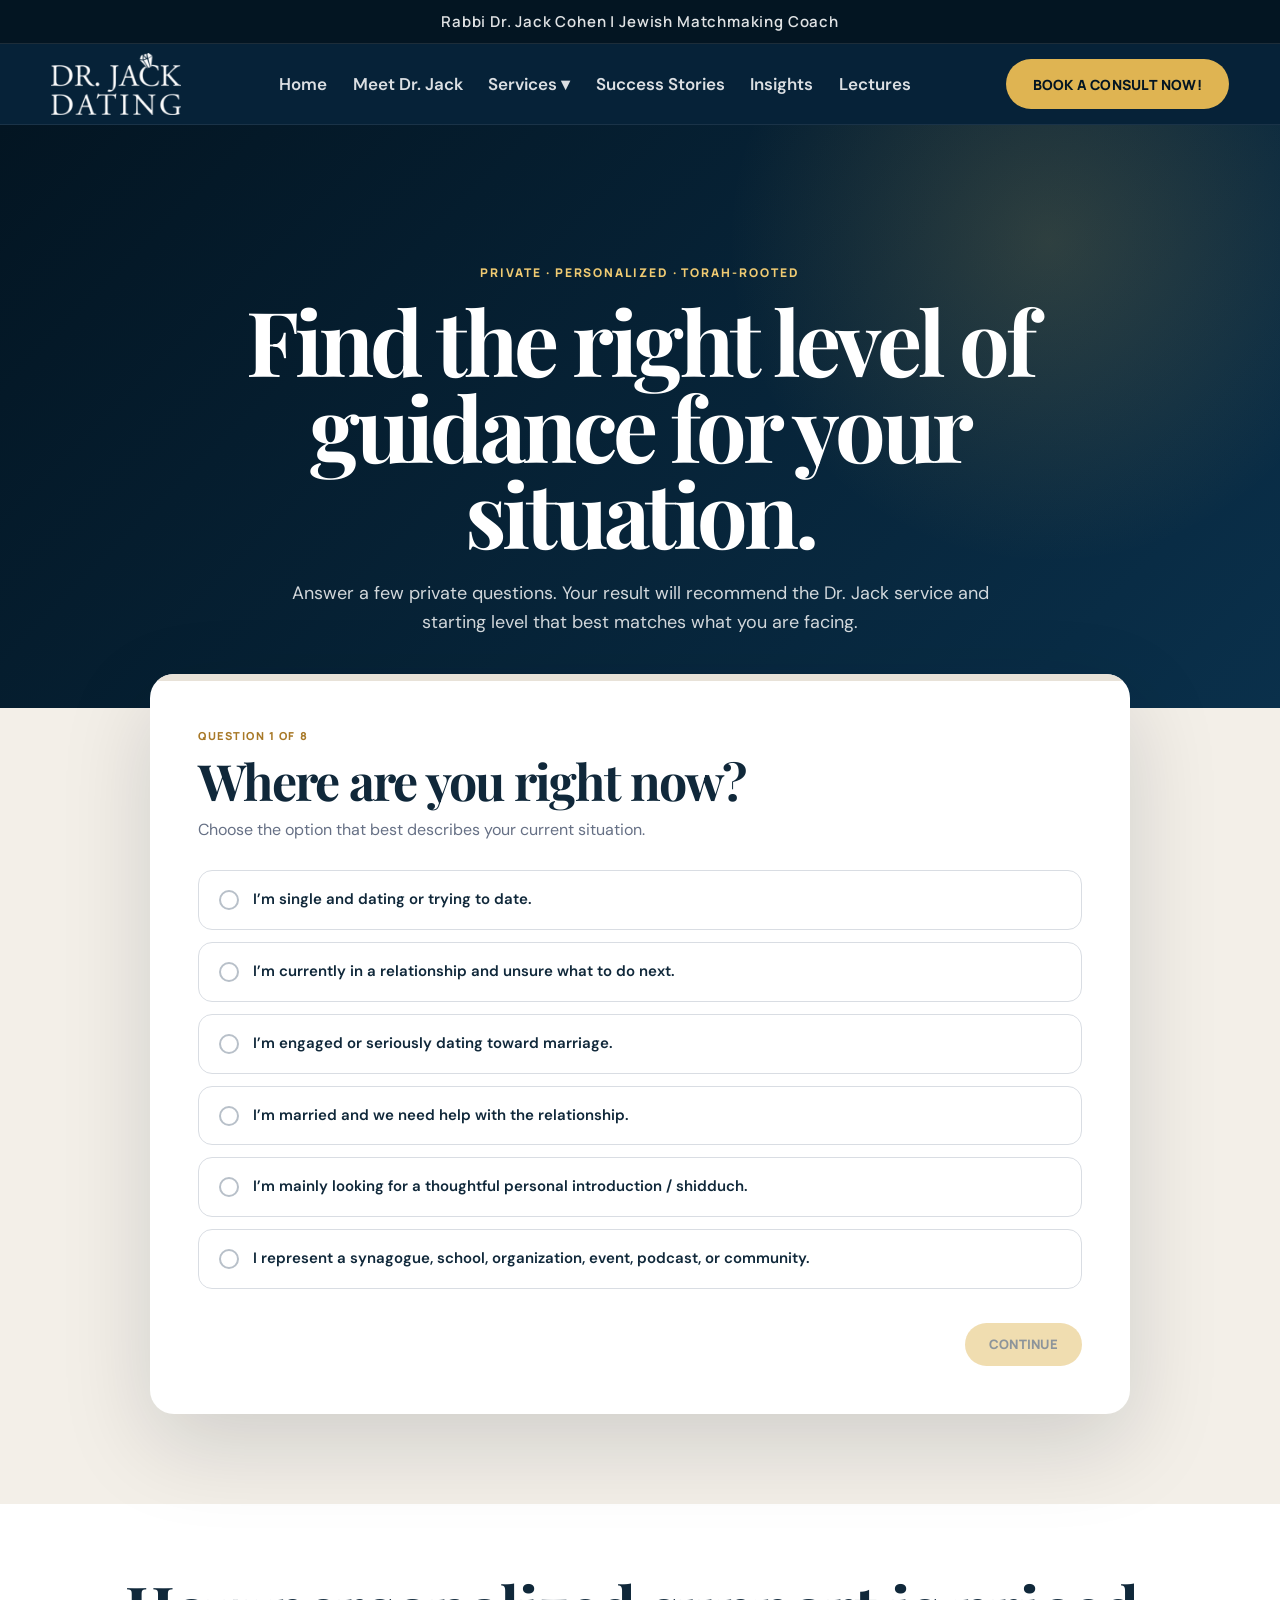
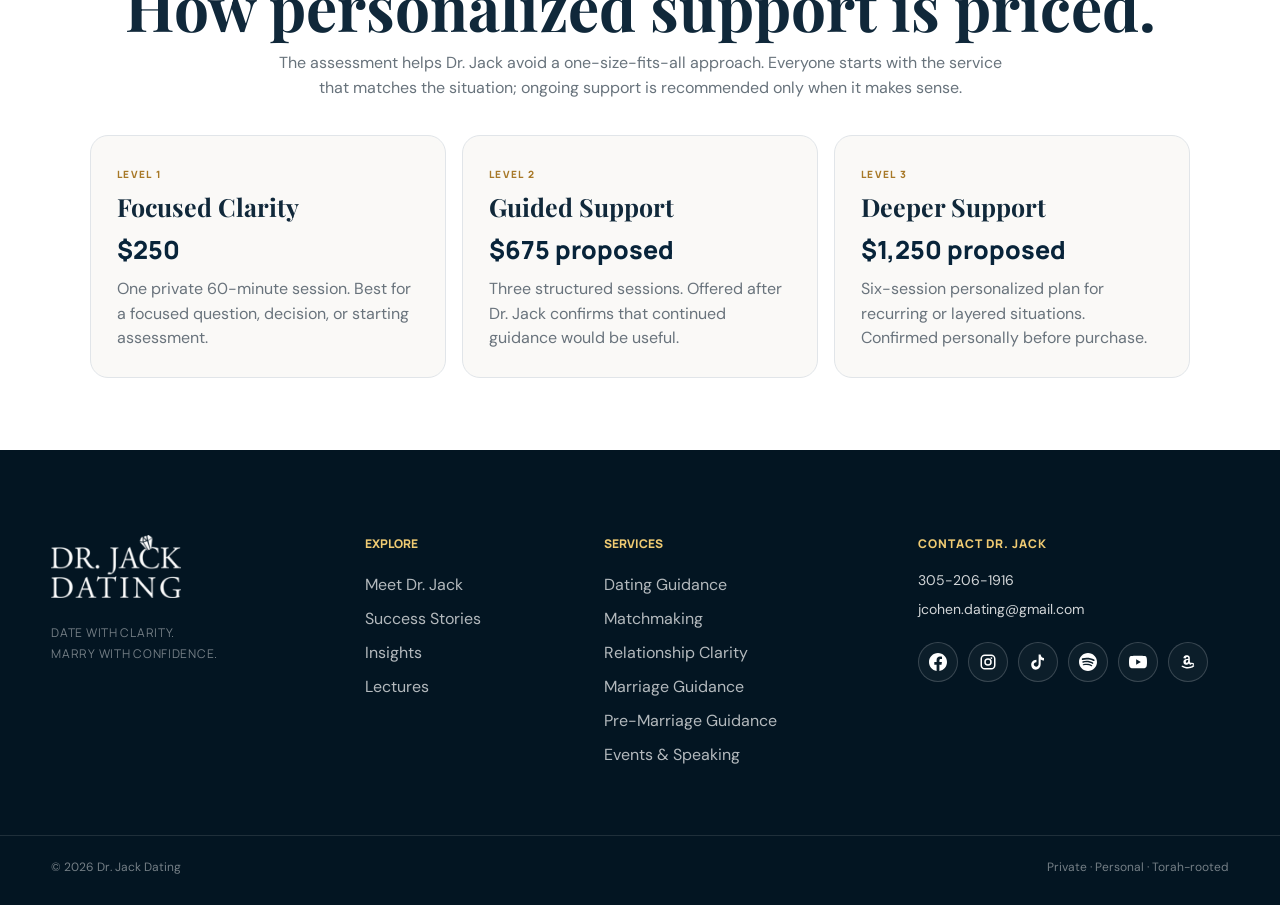
<file: assessment.html>
<!DOCTYPE html>
<html lang="en">
<head>
<meta charset="utf-8"/>
<meta name="viewport" content="width=device-width, initial-scale=1.0"/>
<title>Dr. Jack Clarity Assessment | Personalized Dating & Relationship Guidance</title>
<meta name="description" content="Take Dr. Jack Cohen's private clarity assessment to identify the type and level of dating, relationship, marriage, matchmaking, or pre-marriage guidance that fits your situation."/>
<link rel="icon" type="image/png" href="assets/images/branding/favicon.png">
<link rel="preconnect" href="https://fonts.googleapis.com"/>
<link rel="preconnect" href="https://fonts.gstatic.com" crossorigin/>
<link href="https://fonts.googleapis.com/css2?family=DM+Sans:wght@400;500;600;700&family=Manrope:wght@500;600;700;800&family=Playfair+Display:ital,wght@0,600;0,700;0,800;1,600;1,700&display=swap" rel="stylesheet"/>
<link href="assets/css/style.css" rel="stylesheet"/>

<style>
:root{
  --dj-navy:#031522; --dj-navy2:#082a42; --dj-gold:#dfb452; --dj-gold2:#efca72;
  --dj-cream:#f3efe8; --dj-ink:#10283a; --dj-muted:#667085; --dj-white:#fff;
}
.assessment-page{background:var(--dj-cream);color:var(--dj-ink);min-height:100vh}
.assessment-hero{padding:140px 24px 70px;background:
radial-gradient(circle at 82% 20%,rgba(223,180,82,.18),transparent 28%),
linear-gradient(135deg,#031522,#0a304b);color:#fff;text-align:center}
.assessment-hero small{display:block;color:var(--dj-gold2);font:800 12px/1.3 Manrope,sans-serif;letter-spacing:.16em;text-transform:uppercase;margin-bottom:16px}
.assessment-hero h1{max-width:960px;margin:0 auto;font:700 clamp(46px,7vw,92px)/.96 "Playfair Display",serif;letter-spacing:-.045em}
.assessment-hero p{max-width:720px;margin:24px auto 0;color:rgba(255,255,255,.82);font:400 18px/1.65 "DM Sans",sans-serif}
.assessment-shell{width:min(980px,calc(100% - 36px));margin:-34px auto 90px;position:relative;z-index:2}
.assessment-card{background:#fff;border-radius:24px;box-shadow:0 30px 90px rgba(3,21,34,.15);overflow:hidden}
.assessment-progress{height:7px;background:#e8e2d8}.assessment-progress span{display:block;height:100%;width:0;background:var(--dj-gold);transition:width .25s ease}
.assessment-body{padding:48px}
.step-count{color:#a87928;font:800 11px/1.3 Manrope,sans-serif;letter-spacing:.14em;text-transform:uppercase}
.assessment-body h2{margin:12px 0 10px;font:700 clamp(32px,4vw,50px)/1.03 "Playfair Display",serif;letter-spacing:-.035em}
.assessment-body .helper{margin:0 0 28px;color:var(--dj-muted);font:400 16px/1.6 "DM Sans",sans-serif}
.option-grid{display:grid;gap:12px}
.option{display:flex;align-items:flex-start;gap:14px;padding:18px 20px;border:1px solid #d9dde3;border-radius:14px;background:#fff;cursor:pointer;text-align:left;transition:.18s ease;font:600 15px/1.45 "DM Sans",sans-serif;color:var(--dj-ink)}
.option:hover{border-color:#c79a3d;transform:translateY(-1px)}
.option.selected{border-color:#c79a3d;background:#fff8e8;box-shadow:0 0 0 2px rgba(223,180,82,.12)}
.option-dot{width:20px;height:20px;border-radius:50%;border:2px solid #b8c0c9;flex:0 0 20px;margin-top:1px;position:relative}
.option.selected .option-dot{border-color:#c79a3d}.option.selected .option-dot:after{content:"";position:absolute;inset:4px;border-radius:50%;background:#c79a3d}
.assessment-actions{display:flex;justify-content:space-between;gap:14px;margin-top:34px}
.assessment-btn{border:0;border-radius:999px;padding:15px 24px;font:900 13px/1 Manrope,sans-serif;letter-spacing:.02em;cursor:pointer;text-decoration:none;display:inline-flex;align-items:center;justify-content:center}
.assessment-btn.primary{background:var(--dj-gold);color:#031522}.assessment-btn.secondary{background:#edf0f3;color:#243746}
.assessment-btn:disabled{opacity:.45;cursor:not-allowed}
.assessment-result{display:none;padding:0}
.result-top{padding:48px;background:linear-gradient(135deg,#031522,#0a304b);color:#fff;text-align:center}
.result-top small{color:var(--dj-gold2);font:800 11px Manrope,sans-serif;letter-spacing:.15em;text-transform:uppercase}
.result-top h2{margin:12px auto 10px;max-width:780px;font:700 clamp(38px,5vw,64px)/1 "Playfair Display",serif}
.result-top p{max-width:720px;margin:0 auto;color:rgba(255,255,255,.82);line-height:1.65}
.result-content{padding:42px 48px 48px}
.result-grid{display:grid;grid-template-columns:1fr 1fr;gap:18px;margin:0 0 28px}
.result-box{padding:24px;border:1px solid #e1e5e9;border-radius:18px;background:#faf9f7}
.result-box small{display:block;color:#a87928;font:800 10px Manrope,sans-serif;letter-spacing:.13em;text-transform:uppercase;margin-bottom:8px}
.result-box strong{display:block;font:700 25px/1.15 "Playfair Display",serif;color:#062238}
.result-box p{margin:10px 0 0;color:#68737c;line-height:1.55}
.result-plan{padding:28px;border-radius:18px;background:#fff8e8;border:1px solid rgba(223,180,82,.42)}
.result-plan h3{margin:0 0 8px;font:700 30px/1.1 "Playfair Display",serif}
.result-plan p{margin:0;color:#5e6670;line-height:1.6}
.result-price{font:800 34px/1 Manrope,sans-serif;color:#08243a;margin-top:16px}
.result-actions{display:flex;gap:12px;flex-wrap:wrap;margin-top:28px}
.assessment-note{margin-top:18px;color:#7a828a;font-size:13px;line-height:1.5}
.rate-guide{padding:72px 24px;background:#fff}
.rate-guide .inner{width:min(1100px,100%);margin:0 auto}
.rate-guide h2{text-align:center;margin:0 0 12px;font:700 clamp(38px,5vw,62px)/1 "Playfair Display",serif}
.rate-guide> .inner > p{text-align:center;max-width:740px;margin:0 auto 34px;color:#68737c;line-height:1.6}
.rate-grid{display:grid;grid-template-columns:repeat(3,1fr);gap:16px}
.rate-card{padding:26px;border:1px solid #e1e5e9;border-radius:18px;background:#faf9f7}
.rate-card small{color:#a87928;font:800 10px Manrope,sans-serif;letter-spacing:.13em;text-transform:uppercase}
.rate-card h3{font:700 25px/1.15 "Playfair Display",serif;margin:10px 0}
.rate-card .price{font:800 25px Manrope,sans-serif;color:#08243a;margin:10px 0}
.rate-card p{color:#69737c;line-height:1.55;margin:0}
@media(max-width:760px){
 .assessment-hero{padding-top:115px}.assessment-body,.result-content,.result-top{padding:32px 22px}
 .result-grid,.rate-grid{grid-template-columns:1fr}.assessment-actions{flex-direction:column-reverse}
 .assessment-btn{width:100%}.assessment-shell{margin-top:-22px}
}
</style>
</head><body><header class="site-header">
<div class="header-inner">
<!-- REAL LOGO -->
<a aria-label="Dr. Jack Dating Home" class="brand" href="index.html">
<img alt="Dr. Jack Dating" class="brand-logo" src="assets/images/branding/dr-jack-logo.png"/>
</a>
<!-- DESKTOP NAVIGATION -->
<nav aria-label="Main navigation" class="desktop-nav">
<a class="nav-link" href="index.html">
Home
</a>
<a class="nav-link" href="about.html">
Meet Dr. Jack
</a>
<div class="nav-dropdown">
<button aria-expanded="false" class="nav-dropdown-button" type="button">
Services
<span aria-hidden="true" class="services-dropdown-arrow">▾</span>
</button>
<div class="nav-dropdown-menu">
<a href="services/dating.html">
<small>
FOR SINGLES
</small>
<span>
Dating Guidance
</span>
</a>
<a href="services/matchmaking.html">
<small>
FOR A PERSONAL INTRODUCTION
</small>
<span>
Matchmaking
</span>
</a>
<a href="services/relationship-clarity.html">
<small>
FOR RELATIONSHIP DECISIONS
</small>
<span>
Relationship Clarity
</span>
</a>
<a href="services/marriage.html">
<small>
FOR COUPLES
</small>
<span>
Marriage Guidance
</span>
</a>
<a href="services/pre-marriage.html">
<small>
BEFORE MARRIAGE
</small>
<span>
Pre-Marriage Guidance
</span>
</a>
<a href="services/events-speaking.html">
<small>
LECTURES &amp; EVENTS
</small>
<span>
Events &amp; Speaking
</span>
</a>
</div>
</div>
<a class="nav-link" href="success-stories.html">
Success Stories
</a>
<a class="nav-link" href="insights.html">
Insights
</a>
<a class="nav-link" href="lectures.html">
Lectures
</a>
</nav>
<!-- HEADER CTA -->
<a class="header-cta" href="booking.html">
Book a Consult Now!
</a>
<!-- MOBILE MENU BUTTON -->
<button aria-expanded="false" aria-label="Open navigation" class="mobile-menu-button" id="mobileMenuButton" type="button">
<span></span>
<span></span>
</button>
</div>
<!-- MOBILE NAVIGATION -->
<div class="mobile-navigation" id="mobileNavigation">
<a href="index.html">
Home
</a>
<a href="about.html">
Meet Dr. Jack
</a>
<button aria-expanded="false" class="mobile-services-button" id="mobileServicesButton" type="button">
<span class="mobile-services-label">Services</span>
<span aria-hidden="true" class="services-dropdown-arrow">▾</span>
</button>
<div class="mobile-services-menu" id="mobileServicesMenu">
<a href="services/dating.html">
Dating Guidance
</a>
<a href="services/matchmaking.html">
Matchmaking
</a>
<a href="services/relationship-clarity.html">
Relationship Clarity
</a>
<a href="services/marriage.html">
Marriage Guidance
</a>
<a href="services/pre-marriage.html">
Pre-Marriage Guidance
</a>
<a href="services/events-speaking.html">
Events &amp; Speaking
</a>
</div>
<a href="success-stories.html">
Success Stories
</a>
<a href="insights.html">
Insights
</a>
<a href="lectures.html">
Lectures
</a>
<a class="mobile-consultation" href="booking.html">
Book a Consult Now!
</a>
</div>
</header>
<main class="assessment-page">
<section class="assessment-hero">
<small>PRIVATE · PERSONALIZED · TORAH-ROOTED</small>
<h1>Find the right level of guidance for your situation.</h1>
<p>Answer a few private questions. Your result will recommend the Dr. Jack service and starting level that best matches what you are facing.</p>
</section>

<section class="assessment-shell">
<div class="assessment-card">
<div class="assessment-progress"><span id="assessmentProgress"></span></div>

<div id="assessmentForm" class="assessment-body">
<div id="stepCount" class="step-count"></div>
<h2 id="questionTitle"></h2>
<p id="questionHelper" class="helper"></p>
<div id="questionWrap" class="option-grid"></div>
<div class="assessment-actions">
<button id="backBtn" class="assessment-btn secondary" type="button">BACK</button>
<button id="nextBtn" class="assessment-btn primary" type="button">CONTINUE</button>
</div>
</div>

<div id="assessmentResult" class="assessment-result">
<div class="result-top">
<small>YOUR PERSONALIZED RECOMMENDATION</small>
<h2 id="resultService">Your Recommended Service</h2>
<p>Your answers are a starting point. Dr. Jack can confirm the right level after reviewing your situation personally.</p>
</div>
<div class="result-content">
<div class="result-grid">
<div class="result-box">
<small>RECOMMENDED SERVICE</small>
<strong id="resultServicePrice"></strong>
<p id="resultServiceName"></p>
</div>
<div class="result-box">
<small>SUPPORT LEVEL</small>
<strong id="resultLevel"></strong>
<p>Based on urgency, complexity, duration, and the amount of support you said would be useful.</p>
</div>
</div>
<div class="result-plan">
<small>PERSONALIZED PLAN</small>
<h3 id="resultPlan"></h3>
<p id="resultDescription"></p>
<div id="resultPrice" class="result-price"></div>
</div>
<div class="result-actions">
<a id="continuePayment" class="assessment-btn primary" href="payment.html">CONTINUE TO PAYMENT</a>
<button id="restartAssessment" class="assessment-btn secondary" type="button">RETAKE ASSESSMENT</button>
</div>
<p class="assessment-note">This assessment is for service routing and planning. It is not a medical or mental-health diagnosis. Higher-support packages are recommendations and should be confirmed by Dr. Jack before purchase.</p>
</div>
</div>
</section>

<section class="rate-guide">
<div class="inner">
<h2>How personalized support is priced.</h2>
<p>The assessment helps Dr. Jack avoid a one-size-fits-all approach. Everyone starts with the service that matches the situation; ongoing support is recommended only when it makes sense.</p>
<div class="rate-grid">
<div class="rate-card"><small>LEVEL 1</small><h3>Focused Clarity</h3><div class="price">$250</div><p>One private 60-minute session. Best for a focused question, decision, or starting assessment.</p></div>
<div class="rate-card"><small>LEVEL 2</small><h3>Guided Support</h3><div class="price">$675 proposed</div><p>Three structured sessions. Offered after Dr. Jack confirms that continued guidance would be useful.</p></div>
<div class="rate-card"><small>LEVEL 3</small><h3>Deeper Support</h3><div class="price">$1,250 proposed</div><p>Six-session personalized plan for recurring or layered situations. Confirmed personally before purchase.</p></div>
</div>
</div>
</section>
</main>
<footer class="site-footer">
<div class="container footer-grid">
<div class="footer-brand">
<a aria-label="Dr. Jack Dating Home" class="footer-logo" href="index.html">
<img alt="Dr. Jack Dating" src="assets/images/branding/dr-jack-logo.png"/>
</a>
<p>
DATE WITH CLARITY.<br/>
MARRY WITH CONFIDENCE.
</p>
</div>
<div class="footer-column">
<h3>
Explore
</h3>
<a href="about.html">
Meet Dr. Jack
</a>
<a href="success-stories.html">
Success Stories
</a>
<a href="insights.html">
Insights
</a>
<a href="lectures.html">
Lectures
</a>
</div>
<div class="footer-column">
<h3>
Services
</h3>
<a href="services/dating.html">
Dating Guidance
</a>
<a href="services/matchmaking.html">
Matchmaking
</a>
<a href="services/relationship-clarity.html">
Relationship Clarity
</a>
<a href="services/marriage.html">
Marriage Guidance
</a>
<a href="services/pre-marriage.html">
Pre-Marriage Guidance
</a>
<a href="services/events-speaking.html">
Events &amp; Speaking
</a>
</div>
<div class="footer-contact">
<h3>
Contact Dr. Jack
</h3>
<div class="footer-contact-links">
<a href="tel:+13052061916">
305-206-1916
</a>
<a href="mailto:jcohen.dating@gmail.com">
jcohen.dating@gmail.com
</a>
</div>
<div aria-label="Dr. Jack Cohen social media and podcast links" class="footer-socials">
<a aria-label="Facebook" class="footer-social-link" href="https://www.facebook.com/jack.cohen.581" rel="noopener noreferrer" target="_blank" title="Facebook">
<svg aria-hidden="true" viewbox="0 0 24 24">
<path d="M24 12.073C24 5.405 18.627 0 12 0S0 5.405 0 12.073C0 18.1 4.388 23.094 10.125 24v-8.437H7.078v-3.49h3.047V9.414c0-3.025 1.792-4.697 4.533-4.697 1.313 0 2.686.236 2.686.236v2.972h-1.513c-1.49 0-1.956.93-1.956 1.887v2.261h3.328l-.532 3.49h-2.796V24C19.612 23.094 24 18.1 24 12.073z"></path>
</svg>
<span>Facebook</span>
</a>
<a aria-label="Instagram" class="footer-social-link" href="https://www.instagram.com/rabbidr.jackcohen" rel="noopener noreferrer" target="_blank" title="Instagram">
<svg aria-hidden="true" viewbox="0 0 24 24">
<path d="M7.75 2h8.5A5.76 5.76 0 0 1 22 7.75v8.5A5.76 5.76 0 0 1 16.25 22h-8.5A5.76 5.76 0 0 1 2 16.25v-8.5A5.76 5.76 0 0 1 7.75 2zm0 2A3.75 3.75 0 0 0 4 7.75v8.5A3.75 3.75 0 0 0 7.75 20h8.5A3.75 3.75 0 0 0 20 16.25v-8.5A3.75 3.75 0 0 0 16.25 4h-8.5zm8.75 1.5a1.25 1.25 0 1 1 0 2.5 1.25 1.25 0 0 1 0-2.5zM12 7a5 5 0 1 1 0 10 5 5 0 0 1 0-10zm0 2a3 3 0 1 0 0 6 3 3 0 0 0 0-6z"></path>
</svg>
<span>Instagram</span>
</a>
<a aria-label="TikTok" class="footer-social-link" href="https://www.tiktok.com/@jack.cohendating" rel="noopener noreferrer" target="_blank" title="TikTok">
<svg aria-hidden="true" viewbox="0 0 24 24">
<path d="M15.5 2c.33 2.86 1.93 4.57 4.5 4.75v3.22c-1.49.15-2.8-.34-4.45-1.35v6.02c0 7.64-8.33 10.03-11.68 4.55C1.72 15.67 3.04 9.5 9.95 8.96v3.39c-.49.08-1.01.21-1.49.37-1.43.48-2.25 1.38-2.02 2.95.44 3 5.93 3.89 6.39-.56V2h2.67z"></path>
</svg>
<span>TikTok</span>
</a>
<a aria-label="Spotify" class="footer-social-link" href="https://open.spotify.com/show/1MfsFgFGgZW7IoQM9G9pkc?si=fbf35315e7fb4515" rel="noopener noreferrer" target="_blank" title="Spotify">
<svg aria-hidden="true" viewbox="0 0 24 24">
<path d="M12 0C5.373 0 0 5.373 0 12s5.373 12 12 12 12-5.373 12-12S18.627 0 12 0zm5.503 17.309a.747.747 0 0 1-1.028.248c-2.817-1.722-6.363-2.111-10.54-1.158a.748.748 0 1 1-.333-1.458c4.57-1.045 8.49-.597 11.654 1.337a.748.748 0 0 1 .247 1.031zm1.47-3.27a.936.936 0 0 1-1.287.309c-3.226-1.982-8.143-2.555-11.957-1.398a.936.936 0 1 1-.543-1.792c4.366-1.324 9.785-.684 13.478 1.584a.936.936 0 0 1 .309 1.297zm.126-3.404C15.23 8.337 8.85 8.126 5.156 9.247a1.123 1.123 0 1 1-.651-2.149C8.746 5.81 15.79 6.06 20.244 8.704a1.123 1.123 0 0 1-1.145 1.931z"></path>
</svg>
<span>Spotify</span>
</a>
<a aria-label="YouTube" class="footer-social-link" href="https://www.youtube.com/@DrJackCohen" rel="noopener noreferrer" target="_blank" title="YouTube">
<svg aria-hidden="true" viewbox="0 0 24 24">
<path d="M23.498 6.186a3.016 3.016 0 0 0-2.122-2.136C19.505 3.545 12 3.545 12 3.545s-7.505 0-9.377.505A3.017 3.017 0 0 0 .502 6.186C0 8.07 0 12 0 12s0 3.93.502 5.814a3.017 3.017 0 0 0 2.121 2.136c1.872.505 9.377.505 9.377.505s7.505 0 9.376-.505a3.016 3.016 0 0 0 2.122-2.136C24 15.93 24 12 24 12s0-3.93-.502-5.814zM9.545 15.568V8.432L15.818 12l-6.273 3.568z"></path>
</svg>
<span>YouTube</span>
</a>
<a aria-label="Amazon Music" class="footer-social-link amazon-music" href="https://music.amazon.com/podcasts/f4aac898-4a0e-401d-88ca-be237606399c/dr-jack-cohen's-dating-and-relationships-podcast" rel="noopener noreferrer" target="_blank" title="Amazon Music">
<svg aria-hidden="true" viewbox="0 0 24 24">
<path d="M6.1 15.8c3.7 2.2 8.3 2.2 11.9.1.6-.4 1.1.5.5 1-3.9 2.8-9.3 2.8-13.2.2-.7-.5 0-1.4.8-.9z"></path>
<path d="M17.2 14.5c-.4-.5-2.5-.2-3.4-.1-.3 0-.4-.2-.1-.4 1.7-1.2 4.4-.8 4.7-.4.3.4-.1 3.1-1.7 4.4-.2.2-.5.1-.4-.2.3-.8 1.3-2.8.9-3.3z"></path>
<path d="M14.9 12.8c-.7-.5-.9-.8-.9-1.6V8.5c0-1.1.1-2.1-.7-2.9-.6-.7-1.7-.9-2.5-.9-1.6 0-3.4.6-3.8 2.6-.1.4.2.6.5.7l1.7.2c.3 0 .5-.3.6-.6.1-.7.8-1 1.4-1 .3 0 .7.1.9.4.3.3.2.8.2 1.2v.2c-1 .1-2.3.2-3.3.6-1.2.5-2 1.5-2 3 0 1.9 1.2 2.9 2.8 2.9 1.4 0 2.1-.3 3.2-1.4.4.5.6.8 1.4 1.4.3.2.6.2.8-.1.5-.4 1.3-1.1 1.7-1.5.3-.1.2-.4 0-.5zm-2.7-2.6c0 .7 0 1.3-.3 1.9-.3.5-.7.8-1.2.8-.7 0-1.1-.5-1.1-1.3 0-1.6 1.4-1.9 2.7-1.9v.5z"></path>
</svg>
<span>Amazon Music</span>
</a>
</div>
</div>
</div>
<div class="container footer-bottom">
<span>
© 2026 Dr. Jack Dating
</span>
<span>
Private · Personal · Torah-rooted
</span>
</div>
</footer><script src="assets/js/main.js"></script>
<script>
const QUESTIONS = [{"id": "stage", "title": "Where are you right now?", "helper": "Choose the option that best describes your current situation.", "options": [["single", "I\u2019m single and dating or trying to date."], ["relationship", "I\u2019m currently in a relationship and unsure what to do next."], ["engaged", "I\u2019m engaged or seriously dating toward marriage."], ["married", "I\u2019m married and we need help with the relationship."], ["match", "I\u2019m mainly looking for a thoughtful personal introduction / shidduch."], ["event", "I represent a synagogue, school, organization, event, podcast, or community."]]}, {"id": "challenge", "title": "What feels most difficult right now?", "helper": "This helps identify which type of support is most relevant.", "options": [["patterns", "I keep repeating the same dating pattern."], ["decision", "I need clarity about whether a relationship should continue."], ["conflict", "We keep returning to the same conflict or disconnection."], ["prepare", "We want to prepare for marriage with clearer expectations."], ["introduction", "I need help finding the right kind of person to meet."], ["speaking", "We want Dr. Jack for an event, lecture, workshop, or media appearance."]]}, {"id": "duration", "title": "How long has this been affecting you?", "helper": "There is no \u201cright\u201d answer. This only helps estimate how much support may be useful.", "options": [["new", "This is fairly new."], ["months", "Several months."], ["year", "About a year or more."], ["repeated", "This has happened repeatedly across relationships or over several years."]]}, {"id": "urgency", "title": "How soon do you need clarity?", "helper": "Choose based on the decision you are facing, not on how stressed you feel.", "options": [["explore", "I\u2019m exploring and not under immediate pressure."], ["month", "I\u2019d like direction within the next month."], ["soon", "I need to make an important decision within the next 1\u20132 weeks."], ["urgent", "A major relationship decision feels immediate."]]}, {"id": "complexity", "title": "How simple or complicated does the situation feel?", "helper": "Think about how many different issues are connected to the problem.", "options": [["one", "There is one main question I want help answering."], ["few", "There are a few connected issues."], ["many", "There are several recurring issues or patterns."], ["deep", "It feels layered and I expect we may need more than one conversation."]]}, {"id": "support", "title": "What kind of support sounds most useful?", "helper": "Dr. Jack can still adjust this after learning more about your situation.", "options": [["session", "One focused private session."], ["few", "A few structured sessions with follow-up."], ["ongoing", "Ongoing personalized guidance for a period of time."], ["unsure", "I\u2019m not sure. I want Dr. Jack to recommend the right level."]]}, {"id": "attempts", "title": "What have you already tried?", "helper": "This helps avoid starting from advice you have already heard.", "options": [["little", "I have mostly tried to figure it out myself."], ["friends", "I\u2019ve spoken with friends, family, a rabbi, or people I trust."], ["professional", "I\u2019ve already received coaching, counseling, or professional guidance."], ["multiple", "I\u2019ve tried several approaches but the issue is still unresolved."]]}, {"id": "goal", "title": "What would make the conversation feel worthwhile?", "helper": "Choose the outcome you most want from personalized guidance.", "options": [["clarity", "I want clarity about what is really happening."], ["decision", "I want to make a wiser relationship decision."], ["pattern", "I want to understand and change a repeating pattern."], ["plan", "I want a clear plan and continued accountability."]]}];
const answers = {};
let step = 0;

const questionWrap = document.getElementById('questionWrap');
const progress = document.getElementById('assessmentProgress');
const nextBtn = document.getElementById('nextBtn');
const backBtn = document.getElementById('backBtn');

function renderStep(){
  const q = QUESTIONS[step];
  progress.style.width = ((step)/QUESTIONS.length*100) + '%';
  document.getElementById('stepCount').textContent = `Question ${step+1} of ${QUESTIONS.length}`;
  document.getElementById('questionTitle').textContent = q.title;
  document.getElementById('questionHelper').textContent = q.helper;
  questionWrap.innerHTML = '';
  q.options.forEach(([value,label])=>{
    const b=document.createElement('button');
    b.type='button'; b.className='option'+(answers[q.id]===value?' selected':'');
    b.innerHTML=`<span class="option-dot"></span><span>${label}</span>`;
    b.onclick=()=>{ answers[q.id]=value; renderStep(); };
    questionWrap.appendChild(b);
  });
  backBtn.style.visibility = step===0 ? 'hidden':'visible';
  nextBtn.disabled = !answers[q.id];
  nextBtn.textContent = step===QUESTIONS.length-1 ? 'SEE MY RECOMMENDATION' : 'CONTINUE';
}

function routeService(){
  const stage=answers.stage, c=answers.challenge;
  if(stage==='event'||c==='speaking') return ['Events & Speaking','Custom Quote','events-speaking'];
  if(stage==='match'||c==='introduction') return ['Personal Matchmaking','Personalized assessment first','matchmaking'];
  if(stage==='married'||c==='conflict') return ['Marriage Guidance','$250 starting session','marriage'];
  if(stage==='engaged'||c==='prepare') return ['Pre-Marriage Guidance','$250 starting session','pre-marriage'];
  if(stage==='relationship'||c==='decision') return ['Relationship Clarity','$250 starting session','relationship-clarity'];
  return ['Dating Guidance','$250 starting session','dating'];
}

function supportLevel(){
  let score=0;
  if(answers.duration==='year') score+=1;
  if(answers.duration==='repeated') score+=2;
  if(answers.urgency==='soon') score+=1;
  if(answers.urgency==='urgent') score+=2;
  if(answers.complexity==='many') score+=1;
  if(answers.complexity==='deep') score+=2;
  if(answers.support==='few') score+=1;
  if(answers.support==='ongoing') score+=2;
  if(answers.attempts==='multiple') score+=1;
  if(answers.goal==='plan') score+=1;
  if(score<=3) return {level:'Level 1 · Focused Clarity', plan:'One Private Clarity Session', price:'$250', desc:'A focused 60-minute session to review your assessment, understand the main issue, and identify your next step.'};
  if(score<=6) return {level:'Level 2 · Guided Support', plan:'3-Session Personalized Plan', price:'$675 proposed', desc:'Start with the private assessment session. If Dr. Jack confirms that more support would help, a structured three-session plan can be offered.'};
  return {level:'Level 3 · Deeper Personalized Support', plan:'6-Session Personalized Plan', price:'$1,250 proposed', desc:'Start with the private assessment session. For layered or recurring situations, Dr. Jack can confirm whether a deeper six-session plan is appropriate.'};
}

function finishAssessment(){
  const [service, servicePrice, slug] = routeService();
  const level=supportLevel();
  progress.style.width='100%';

  document.getElementById('assessmentForm').style.display='none';
  const result=document.getElementById('assessmentResult');
  result.style.display='block';

  document.getElementById('resultService').textContent=service;
  document.getElementById('resultServiceName').textContent=service;
  document.getElementById('resultServicePrice').textContent=servicePrice;
  document.getElementById('resultLevel').textContent=level.level;
  document.getElementById('resultPlan').textContent=level.plan;
  document.getElementById('resultPrice').textContent=level.price;
  document.getElementById('resultDescription').textContent=level.desc;

  const encoded = encodeURIComponent(JSON.stringify(answers));
  const pay = document.getElementById('continuePayment');
  if(service==='Events & Speaking'){
    pay.href='services/events-speaking.html';
    pay.textContent='REQUEST A CUSTOM QUOTE';
  } else {
    pay.href=`payment.html?service=${encodeURIComponent(service)}&level=${encodeURIComponent(level.level)}&plan=${encodeURIComponent(level.plan)}&price=${encodeURIComponent(level.price)}&answers=${encoded}`;
    pay.textContent='CONTINUE TO PAYMENT';
  }

  localStorage.setItem('drJackAssessment', JSON.stringify({answers,service,level,completedAt:new Date().toISOString()}));
  window.scrollTo({top:document.querySelector('.assessment-shell').offsetTop-80,behavior:'smooth'});
}

nextBtn.onclick=()=>{
  if(!answers[QUESTIONS[step].id]) return;
  if(step<QUESTIONS.length-1){step++;renderStep();} else finishAssessment();
};
backBtn.onclick=()=>{if(step>0){step--;renderStep();}};
document.getElementById('restartAssessment').onclick=()=>{
  Object.keys(answers).forEach(k=>delete answers[k]); step=0;
  document.getElementById('assessmentForm').style.display='block';
  document.getElementById('assessmentResult').style.display='none';
  renderStep();
};
renderStep();
</script>
</body></html>
</file>
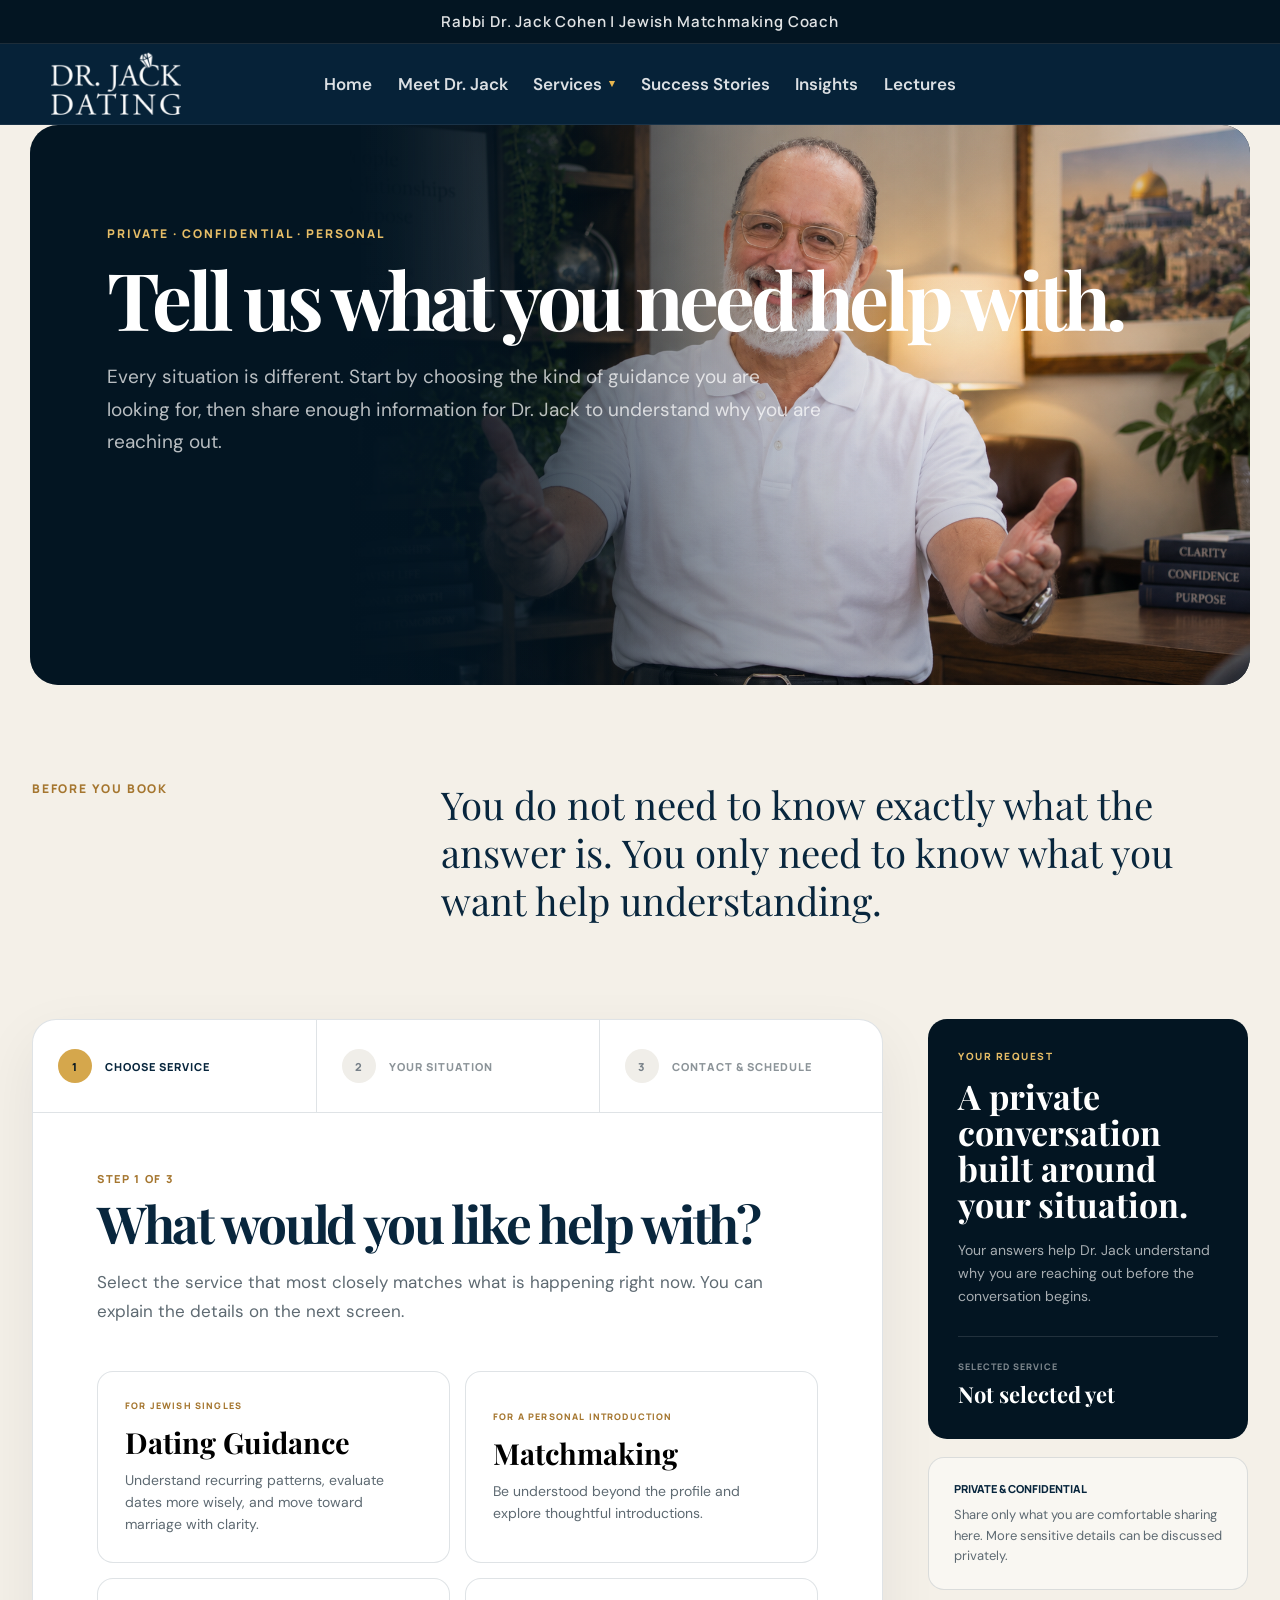
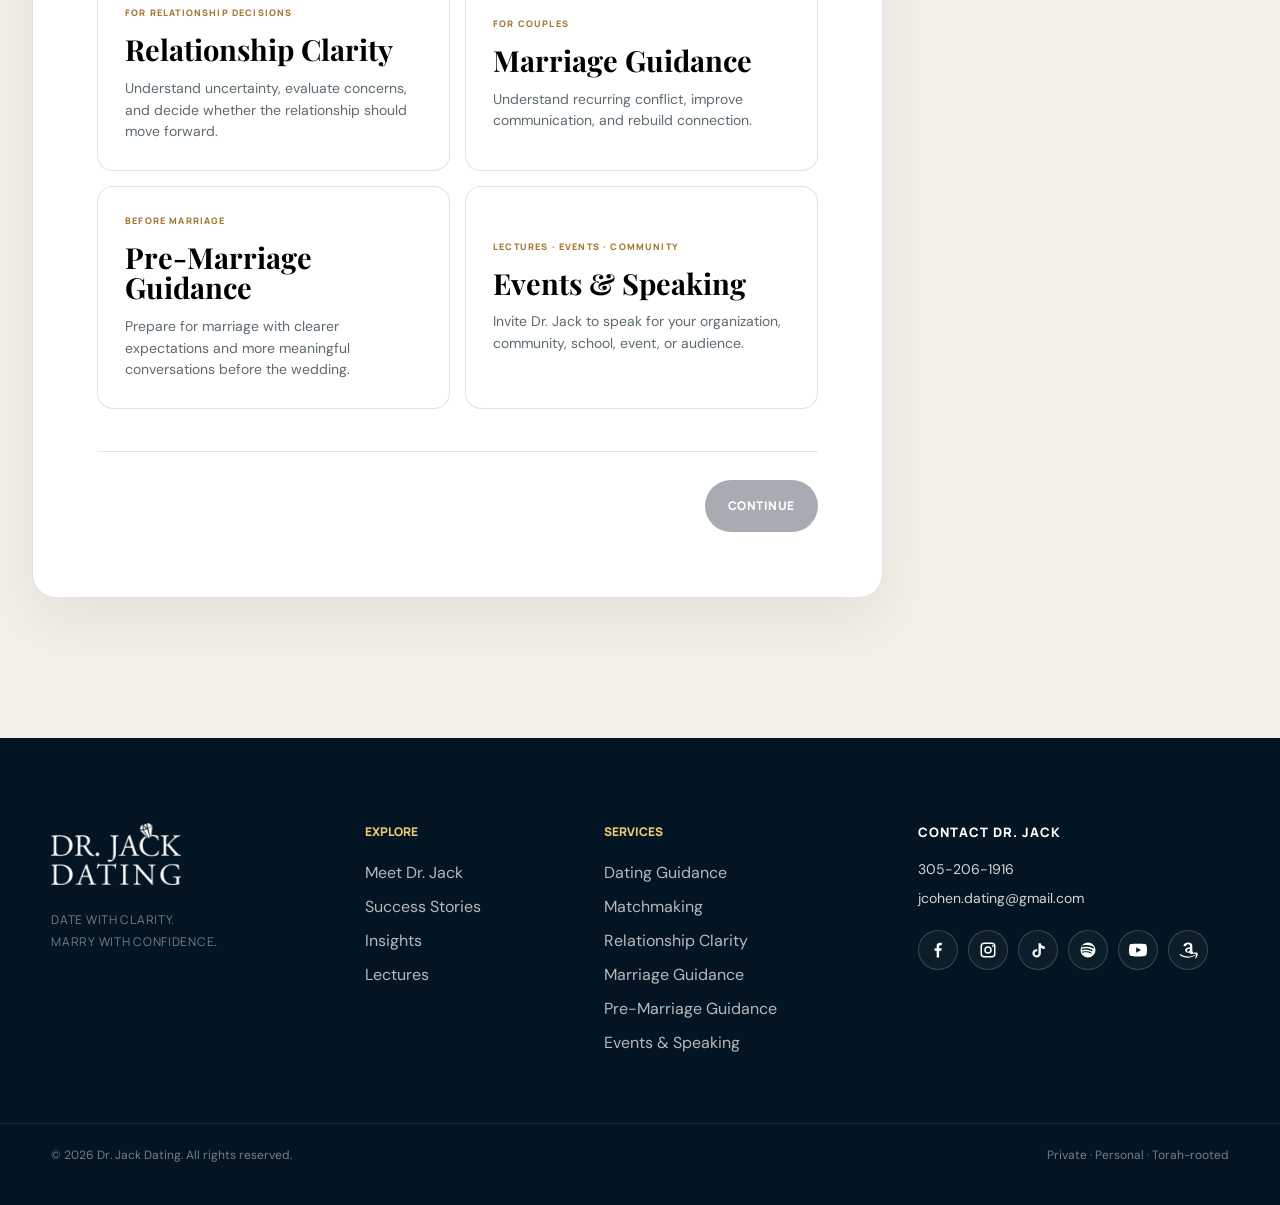
<file: booking.html>
<!DOCTYPE html>
<html lang="en">
<head>
<meta charset="UTF-8">
<meta
        name="viewport"
        content="width=device-width, initial-scale=1.0"
    >
<title>Book a Private Session | Rabbi Dr. Jack Cohen</title>
<meta
        name="description"
        content="Request a private dating, matchmaking, relationship clarity, marriage, pre-marriage, or speaking session with Rabbi Dr. Jack Cohen."
    >
<link rel="preconnect" href="https://fonts.googleapis.com">
<link
        rel="preconnect"
        href="https://fonts.gstatic.com"
        crossorigin
    >
<link
        href="https://fonts.googleapis.com/css2?family=DM+Sans:wght@400;500;600;700&family=Manrope:wght@500;600;700;800;900&family=Playfair+Display:wght@500;600;700&display=swap"
        rel="stylesheet"
    >
<link
        rel="stylesheet"
        href="assets/css/style.css"
    >
<style>

        :root {

            --booking-navy: #031522;
            --booking-navy-2: #082c47;

            --booking-gold: #d5a74c;
            --booking-gold-light: #e6bd67;

            --booking-cream: #f4f0e8;

            --booking-white: #ffffff;

            --booking-ink: #08263d;

            --booking-body: #5e6a72;

            --booking-line:
                rgba(8, 38, 61, 0.13);

            --booking-serif:
                "Playfair Display", serif;

            --booking-display:
                "Manrope", sans-serif;

            --booking-body-font:
                "DM Sans", sans-serif;

        }



        /* ======================================================
           BASE
           ====================================================== */

        body {
            background: var(--booking-cream);
            color: var(--booking-ink);
        }


        .booking-page {
            overflow-x: hidden;
        }


        .booking-container {
            width: min(1420px, calc(100% - 64px));
            margin: 0 auto;
        }



        /* ======================================================
           HERO
           ====================================================== */

        .booking-hero {

            position: relative;

            width: calc(100% - 60px);
            max-width: 1950px;

            min-height: 560px;

            margin: 0 auto;

            overflow: hidden;

            display: flex;
            align-items: flex-end;

            border-radius: 28px;

            background:

                radial-gradient(
                    circle at 85% 25%,
                    rgba(213, 167, 76, 0.17),
                    transparent 30%
                ),

                linear-gradient(
                    120deg,
                    #031522,
                    #082c47 62%,
                    #14526f
                );

            color: white;
        }


        .booking-hero::after {

            content: "";

            position: absolute;

            inset: 0;

            background:

                linear-gradient(
                    90deg,
                    rgba(3, 21, 34, 1) 0%,
                    rgba(3, 21, 34, .96) 42%,
                    rgba(3, 21, 34, .73) 67%,
                    rgba(3, 21, 34, .15) 100%
                );

        }


        .booking-hero-inner {

            position: relative;

            z-index: 2;

            width: 100%;

            padding:

                100px
                clamp(48px, 6vw, 110px)
                70px;

        }


        .booking-hero-eyebrow {

            margin: 0 0 20px;

            color: var(--booking-gold-light);

            font-family: var(--booking-display);

            font-size: 12px;
            font-weight: 800;

            letter-spacing: .17em;

            text-transform: uppercase;

        }


        .booking-hero h1 {

            max-width: 1080px;

            margin: 0;

            font-family: var(--booking-serif);

            font-size: clamp(66px, 6.2vw, 108px);

            line-height: .91;

            letter-spacing: -.055em;

        }


        .booking-hero-copy {

            max-width: 720px;

            margin: 27px 0 0;

            color: rgba(255,255,255,.72);

            font-family: var(--booking-body-font);

            font-size: 19px;

            line-height: 1.7;

        }



        /* ======================================================
           BOOKING INTRO
           ====================================================== */

        .booking-intro {

            padding: 95px 0 75px;

        }


        .booking-intro-grid {

            display: grid;

            grid-template-columns:
                minmax(250px, .55fr)
                minmax(0, 1.45fr);

            gap: clamp(50px, 8vw, 130px);

        }


        .booking-intro-label {

            color: #a5762f;

            font-family: var(--booking-display);

            font-size: 12px;
            font-weight: 800;

            letter-spacing: .15em;

            text-transform: uppercase;

        }


        .booking-intro-copy {

            max-width: 850px;

            margin: 0;

            font-family: var(--booking-serif);

            font-size: clamp(32px, 3vw, 50px);

            line-height: 1.25;

        }



        /* ======================================================
           FORM PANEL
           ====================================================== */

        .booking-section {

            padding: 20px 0 140px;

        }


        .booking-layout {

            display: grid;

            grid-template-columns:
                minmax(0, 1fr)
                320px;

            gap: 45px;

            align-items: start;

        }


        .booking-form-panel {

            overflow: hidden;

            border:
                1px solid
                var(--booking-line);

            border-radius: 24px;

            background: white;

            box-shadow:
                0 22px 60px
                rgba(3, 25, 40, .07);

        }



        /* ======================================================
           PROGRESS
           ====================================================== */

        .booking-progress {

            display: grid;

            grid-template-columns:
                repeat(3, 1fr);

            border-bottom:
                1px solid
                var(--booking-line);

        }


        .booking-progress-item {

            position: relative;

            min-height: 92px;

            display: flex;

            align-items: center;

            gap: 13px;

            padding: 20px 25px;

            color: #8c9499;

            font-family: var(--booking-display);

            font-size: 11px;
            font-weight: 800;

            letter-spacing: .09em;

            text-transform: uppercase;

        }


        .booking-progress-item + .booking-progress-item {

            border-left:
                1px solid
                var(--booking-line);

        }


        .booking-progress-number {

            width: 34px;
            height: 34px;

            flex: 0 0 auto;

            display: grid;

            place-items: center;

            border-radius: 50%;

            background: #f0eee9;

            color: #778088;

        }


        .booking-progress-item.active {

            color: var(--booking-ink);

        }


        .booking-progress-item.active
        .booking-progress-number {

            background: var(--booking-gold);

            color: var(--booking-navy);

        }


        .booking-progress-item.complete
        .booking-progress-number {

            background: var(--booking-navy);

            color: white;

        }



        /* ======================================================
           STEPS
           ====================================================== */

        .booking-step {

            display: none;

            padding:
                58px
                clamp(30px, 5vw, 70px)
                65px;

        }


        .booking-step.active {
            display: block;
        }


        .booking-step-label {

            margin: 0 0 12px;

            color: #a5762f;

            font-family: var(--booking-display);

            font-size: 11px;
            font-weight: 800;

            letter-spacing: .15em;

            text-transform: uppercase;

        }


        .booking-step h2 {

            max-width: 850px;

            margin: 0;

            font-family: var(--booking-serif);

            font-size: clamp(45px, 4vw, 67px);

            line-height: .98;

            letter-spacing: -.045em;

        }


        .booking-step-description {

            max-width: 720px;

            margin: 20px 0 0;

            color: var(--booking-body);

            font-size: 17px;

            line-height: 1.7;

        }



        /* ======================================================
           SERVICE OPTIONS
           ====================================================== */

        .booking-service-grid {

            display: grid;

            grid-template-columns:
                repeat(2, minmax(0, 1fr));

            gap: 15px;

            margin-top: 45px;

        }


        .booking-service-card {

            position: relative;

            min-height: 190px;

            padding: 27px;

            border:
                1px solid
                var(--booking-line);

            border-radius: 16px;

            background: #fff;

            text-align: left;

            cursor: pointer;

            transition:
                border .2s ease,
                background .2s ease,
                transform .2s ease;

        }


        .booking-service-card:hover {

            transform: translateY(-2px);

            border-color:
                rgba(169, 120, 43, .5);

        }


        .booking-service-card.selected {

            border-color: var(--booking-gold);

            background:
                rgba(213, 167, 76, .07);

        }


        .booking-service-card.selected::after {

            content: "✓";

            position: absolute;

            right: 18px;
            top: 18px;

            width: 30px;
            height: 30px;

            display: grid;

            place-items: center;

            border-radius: 50%;

            background: var(--booking-gold);

            color: var(--booking-navy);

            font-weight: 900;

        }


        .booking-service-card small {

            display: block;

            margin-bottom: 15px;

            color: #a5762f;

            font-family: var(--booking-display);

            font-size: 9px;
            font-weight: 800;

            letter-spacing: .13em;

            text-transform: uppercase;

        }


        .booking-service-card h3 {

            margin: 0;

            font-family: var(--booking-serif);

            font-size: 29px;

            line-height: 1.05;

        }


        .booking-service-card p {

            margin: 13px 0 0;

            color: var(--booking-body);

            font-size: 14px;

            line-height: 1.55;

        }



        /* ======================================================
           FORM FIELDS
           ====================================================== */

        .booking-fields {

            display: grid;

            grid-template-columns:
                repeat(2, minmax(0, 1fr));

            gap: 24px 20px;

            margin-top: 45px;

        }


        .booking-field {

            min-width: 0;

        }


        .booking-field.full {

            grid-column: 1 / -1;

        }


        .booking-field label {

            display: block;

            margin-bottom: 9px;

            color: var(--booking-ink);

            font-family: var(--booking-display);

            font-size: 11px;
            font-weight: 800;

            letter-spacing: .06em;

            text-transform: uppercase;

        }


        .booking-field .optional {

            color: #91989d;

            font-weight: 600;

            text-transform: none;

        }


        .booking-field input,
        .booking-field select,
        .booking-field textarea {

            width: 100%;

            border:
                1px solid
                rgba(8, 38, 61, .17);

            border-radius: 10px;

            outline: none;

            background: #fff;

            color: var(--booking-ink);

            font-family: var(--booking-body-font);

            font-size: 15px;

            transition:
                border .2s ease,
                box-shadow .2s ease;

        }


        .booking-field input,
        .booking-field select {

            min-height: 54px;

            padding: 0 16px;

        }


        .booking-field textarea {

            min-height: 150px;

            padding: 15px 16px;

            resize: vertical;

            line-height: 1.6;

        }


        .booking-field input:focus,
        .booking-field select:focus,
        .booking-field textarea:focus {

            border-color: var(--booking-gold);

            box-shadow:
                0 0 0 3px
                rgba(213, 167, 76, .10);

        }


        /* ======================================================
           CONDITIONAL
           ====================================================== */

        .service-conditional {

            display: none;

            grid-column: 1 / -1;

        }


        .service-conditional.show {

            display: grid;

            grid-template-columns:
                repeat(2, minmax(0, 1fr));

            gap: 24px 20px;

        }


        .service-conditional
        .booking-field.full {

            grid-column: 1 / -1;

        }



        /* ======================================================
           RADIO OPTIONS
           ====================================================== */

        .booking-radio-grid {

            display: grid;

            grid-template-columns:
                repeat(3, 1fr);

            gap: 10px;

        }


        .booking-radio {

            position: relative;

        }


        .booking-radio input {

            position: absolute;

            opacity: 0;

            pointer-events: none;

        }


        .booking-radio label {

            min-height: 55px;

            display: flex;

            align-items: center;
            justify-content: center;

            padding: 12px;

            margin: 0;

            border:
                1px solid
                rgba(8, 38, 61, .16);

            border-radius: 9px;

            background: white;

            color: var(--booking-body);

            font-family: var(--booking-body-font);

            font-size: 13px;
            font-weight: 600;

            letter-spacing: 0;

            text-align: center;

            text-transform: none;

            cursor: pointer;

        }


        .booking-radio input:checked + label {

            border-color: var(--booking-gold);

            background:
                rgba(213, 167, 76, .09);

            color: var(--booking-ink);

        }



        /* ======================================================
           NAV BUTTONS
           ====================================================== */

        .booking-step-actions {

            display: flex;

            align-items: center;
            justify-content: space-between;

            gap: 15px;

            margin-top: 42px;

            padding-top: 28px;

            border-top:
                1px solid
                var(--booking-line);

        }


        .booking-next,
        .booking-submit {

            min-height: 52px;

            display: inline-flex;

            align-items: center;
            justify-content: center;

            padding: 0 23px;

            border: 0;

            border-radius: 999px;

            background: var(--booking-navy);

            color: white;

            font-family: var(--booking-display);

            font-size: 12px;
            font-weight: 900;

            letter-spacing: .045em;

            text-transform: uppercase;

            cursor: pointer;

        }


        .booking-submit {

            background: var(--booking-gold);

            color: var(--booking-navy);

        }


        .booking-back {

            min-height: 52px;

            padding: 0 5px;

            border: 0;

            background: transparent;

            color: var(--booking-body);

            font-family: var(--booking-display);

            font-size: 12px;
            font-weight: 800;

            text-transform: uppercase;

            cursor: pointer;

        }


        .booking-next:disabled {

            opacity: .35;

            cursor: not-allowed;

        }



        /* ======================================================
           SIDEBAR
           ====================================================== */

        .booking-sidebar {

            position: sticky;

            top: 150px;

        }


        .booking-summary {

            padding: 30px;

            border-radius: 19px;

            background: var(--booking-navy);

            color: white;

        }


        .booking-summary small {

            display: block;

            margin-bottom: 15px;

            color: var(--booking-gold-light);

            font-family: var(--booking-display);

            font-size: 10px;
            font-weight: 800;

            letter-spacing: .15em;

            text-transform: uppercase;

        }


        .booking-summary h3 {

            margin: 0;

            font-family: var(--booking-serif);

            font-size: 34px;

            line-height: 1.06;

        }


        .booking-summary p {

            margin: 17px 0 0;

            color: rgba(255,255,255,.65);

            font-size: 14px;

            line-height: 1.65;

        }


        .booking-summary-service {

            margin-top: 28px;

            padding-top: 23px;

            border-top:
                1px solid
                rgba(255,255,255,.12);

        }


        .booking-summary-service span {

            display: block;

            color: rgba(255,255,255,.48);

            font-family: var(--booking-display);

            font-size: 9px;
            font-weight: 800;

            letter-spacing: .11em;

            text-transform: uppercase;

        }


        .booking-summary-service strong {

            display: block;

            margin-top: 6px;

            color: white;

            font-family: var(--booking-serif);

            font-size: 22px;

        }


        .booking-privacy {

            margin-top: 18px;

            padding: 23px 25px;

            border:
                1px solid
                var(--booking-line);

            border-radius: 16px;

            background: rgba(255,255,255,.45);

        }


        .booking-privacy strong {

            display: block;

            font-family: var(--booking-display);

            font-size: 11px;
            font-weight: 900;

            text-transform: uppercase;

        }


        .booking-privacy p {

            margin: 9px 0 0;

            color: var(--booking-body);

            font-size: 13px;

            line-height: 1.55;

        }



        /* ======================================================
           NOTICE
           ====================================================== */

        .booking-status {

            display: none;

            margin-top: 25px;

            padding: 17px 19px;

            border-radius: 10px;

            background:
                rgba(213, 167, 76, .12);

            color: var(--booking-ink);

            font-size: 14px;

            line-height: 1.6;

        }


        .booking-status.show {

            display: block;

        }



        /* ======================================================
           RESPONSIVE
           ====================================================== */

        @media (max-width: 1050px) {

            .booking-layout {

                grid-template-columns: 1fr;

            }


            .booking-sidebar {

                position: static;

            }


            .booking-service-grid {

                grid-template-columns: 1fr 1fr;

            }

        }


        @media (max-width: 720px) {

            .booking-container {

                width: calc(100% - 34px);

            }


            .booking-hero {

                width: calc(100% - 10px);

                min-height: 610px;

                border-radius: 20px;

            }


            .booking-hero-inner {

                padding:
                    80px
                    24px
                    42px;

            }


            .booking-hero h1 {

                font-size: 54px;

            }


            .booking-hero-copy {

                font-size: 16px;

            }


            .booking-intro {

                padding: 70px 0 55px;

            }


            .booking-intro-grid {

                grid-template-columns: 1fr;

                gap: 25px;

            }


            .booking-progress {

                grid-template-columns: 1fr;

            }


            .booking-progress-item {

                min-height: 65px;

            }


            .booking-progress-item +
            .booking-progress-item {

                border-left: 0;

                border-top:
                    1px solid
                    var(--booking-line);

            }


            .booking-step {

                padding:
                    40px
                    20px
                    45px;

            }


            .booking-step h2 {

                font-size: 45px;

            }


            .booking-service-grid {

                grid-template-columns: 1fr;

            }


            .booking-fields {

                grid-template-columns: 1fr;

            }


            .booking-field.full {

                grid-column: auto;

            }


            .service-conditional.show {

                grid-template-columns: 1fr;

            }


            .service-conditional
            .booking-field.full {

                grid-column: auto;

            }


            .booking-radio-grid {

                grid-template-columns: 1fr;

            }


            .booking-step-actions {

                align-items: stretch;

            }


            .booking-next,
            .booking-submit {

                flex: 1;

            }

        }

    

        /* ======================================================
           FOOTER CONTACT + SOCIAL LINKS
           ====================================================== */

        .footer-contact {
            min-width: 0;
        }

        .footer-contact h3 {
            margin: 0 0 18px;
            color: #ffffff;
            font-family: "Manrope", sans-serif;
            font-size: 13px;
            font-weight: 800;
            letter-spacing: 0.08em;
            text-transform: uppercase;
        }

        .footer-contact-links {
            display: flex;
            flex-direction: column;
            gap: 9px;
        }

        .footer-contact-links a {
            width: fit-content;
            color: rgba(255, 255, 255, 0.82);
            font-family: "DM Sans", sans-serif;
            font-size: 14px;
            line-height: 1.45;
            text-decoration: none;
            transition: color 0.2s ease, transform 0.2s ease;
        }

        .footer-contact-links a:hover {
            color: #ffffff;
            transform: translateX(2px);
        }

        .footer-socials {
            display: flex;
            flex-wrap: wrap;
            gap: 10px;
            margin-top: 22px;
        }

        .footer-social-link {
            position: relative;
            width: 40px;
            height: 40px;
            display: inline-flex;
            align-items: center;
            justify-content: center;
            flex: 0 0 auto;
            border: 1px solid rgba(255, 255, 255, 0.18);
            border-radius: 50%;
            background: rgba(255, 255, 255, 0.04);
            color: #ffffff;
            text-decoration: none;
            transition: transform 0.2s ease, border-color 0.2s ease, background 0.2s ease;
        }

        .footer-social-link:hover {
            transform: translateY(-3px);
            border-color: rgba(213, 167, 76, 0.8);
            background: rgba(213, 167, 76, 0.12);
        }

        .footer-social-link svg {
            width: 18px;
            height: 18px;
            display: block;
            fill: currentColor;
        }

        .footer-social-link.amazon-music svg {
            width: 22px;
            height: 22px;
        }

        .footer-social-link span {
            position: absolute;
            width: 1px;
            height: 1px;
            padding: 0;
            margin: -1px;
            overflow: hidden;
            clip: rect(0, 0, 0, 0);
            white-space: nowrap;
            border: 0;
        }

        @media (max-width: 720px) {
            .footer-contact {
                margin-top: 10px;
            }

            .footer-socials {
                gap: 9px;
            }

            .footer-social-link {
                width: 42px;
                height: 42px;
            }
        }
</style>
<style id="services-dropdown-arrow-only-fix">
/* =========================================================
   ONLY ARROW ALLOWED ON THE WEBSITE:
   SERVICES DROPDOWN CHEVRON
   ========================================================= */

.nav-dropdown-button {
    display: inline-flex !important;
    align-items: center !important;
    justify-content: center !important;
    gap: 7px !important;
}

.services-dropdown-arrow {
    display: inline-block !important;

    margin: 0 !important;
    padding: 0 !important;

    color: #e7b64f !important;

    font-size: 11px !important;
    font-weight: 800 !important;
    line-height: 1 !important;

    transform: translateY(-1px) !important;
    transform-origin: center !important;

    transition: transform 180ms ease !important;
}

.nav-dropdown-button[aria-expanded="true"] .services-dropdown-arrow {
    transform:
        translateY(-1px)
        rotate(180deg) !important;
}
</style>


<style id="booking-hero-true-slow-fade-final">

/* =========================================================
   BOOKING HERO — TRUE SLOW LEFT-EDGE IMAGE FADE
   ========================================================= */

.booking-hero {
    position: relative !important;
    isolation: isolate !important;
    overflow: hidden !important;

    background: #031522 !important;
}

.booking-hero::before {
    content: "" !important;

    position: absolute !important;
    top: 0 !important;
    right: 0 !important;
    bottom: 0 !important;

    width: 74% !important;

    z-index: 0 !important;
    pointer-events: none !important;

    background:
        url("assets/images/booking/booking-hero.png?v=20260906-2010")
        75% center / cover no-repeat !important;

    
    -webkit-mask-image:
        linear-gradient(
            90deg,
            transparent 0%,
            rgba(0,0,0,.04) 6%,
            rgba(0,0,0,.12) 12%,
            rgba(0,0,0,.24) 18%,
            rgba(0,0,0,.40) 25%,
            rgba(0,0,0,.58) 32%,
            rgba(0,0,0,.74) 39%,
            rgba(0,0,0,.87) 46%,
            rgba(0,0,0,.95) 53%,
            #000 61%,
            #000 100%
        ) !important;

    mask-image:
        linear-gradient(
            90deg,
            transparent 0%,
            rgba(0,0,0,.04) 6%,
            rgba(0,0,0,.12) 12%,
            rgba(0,0,0,.24) 18%,
            rgba(0,0,0,.40) 25%,
            rgba(0,0,0,.58) 32%,
            rgba(0,0,0,.74) 39%,
            rgba(0,0,0,.87) 46%,
            rgba(0,0,0,.95) 53%,
            #000 61%,
            #000 100%
        ) !important;

}

.booking-hero::after {
    content: "" !important;
    position: absolute !important;
    inset: 0 !important;
    z-index: 1 !important;
    pointer-events: none !important;

    background:
        linear-gradient(
            90deg,
            rgba(3,21,34,.18) 0%,
            rgba(3,21,34,.09) 43%,
            rgba(3,21,34,.025) 70%,
            rgba(3,21,34,0) 88%
        ),
        linear-gradient(
            180deg,
            rgba(3,21,34,.01) 0%,
            rgba(3,21,34,.03) 48%,
            rgba(3,21,34,.21) 100%
        ) !important;
}

.booking-hero-inner {
    position: relative !important;
    z-index: 2 !important;
}

@media (max-width: 900px) {
    .booking-hero::before {
        width: 82% !important;
        background-position: 72% center !important;
    }
}

@media (max-width: 640px) {
    .booking-hero::before {
        inset: 0 !important;
        width: 100% !important;
        background-position: 70% center !important;
        
    -webkit-mask-image:
        linear-gradient(
            0deg,
            #000 0%,
            #000 38%,
            rgba(0,0,0,.94) 52%,
            rgba(0,0,0,.78) 65%,
            rgba(0,0,0,.55) 76%,
            rgba(0,0,0,.30) 86%,
            rgba(0,0,0,.12) 94%,
            transparent 100%
        ) !important;

    mask-image:
        linear-gradient(
            0deg,
            #000 0%,
            #000 38%,
            rgba(0,0,0,.94) 52%,
            rgba(0,0,0,.78) 65%,
            rgba(0,0,0,.55) 76%,
            rgba(0,0,0,.30) 86%,
            rgba(0,0,0,.12) 94%,
            transparent 100%
        ) !important;

    }

    .booking-hero::after {
        background:
            linear-gradient(
                0deg,
                rgba(3,21,34,.98) 0%,
                rgba(3,21,34,.88) 48%,
                rgba(3,21,34,.44) 75%,
                rgba(3,21,34,.10) 100%
            ) !important;
    }
}

</style>

<style id="booking-nav-perfect-center-fix">
/* =========================================================
   BOOKING PAGE — PERFECTLY CENTER DESKTOP NAVIGATION

   Booking has no right-side header CTA, so the normal
   2-column booking header makes the navigation appear
   shifted to the right.

   Keep the logo independently anchored on the left and
   center the navigation against the FULL browser/header
   width, not merely the space remaining after the logo.
   ========================================================= */

@media (min-width: 1181px) {

    .booking-page .site-header .header-inner {
        position: relative !important;

        display: grid !important;
        grid-template-columns: 1fr !important;

        align-items: center !important;

        min-height: 76px !important;

        padding-left: var(--page) !important;
        padding-right: var(--page) !important;
    }

    .booking-page .site-header .brand {
        position: absolute !important;

        left: var(--page) !important;
        top: 50% !important;

        z-index: 2 !important;

        transform: translateY(-50%) !important;

        margin: 0 !important;
    }

    .booking-page .site-header .desktop-nav {
        justify-self: center !important;

        width: max-content !important;

        margin: 0 auto !important;

        transform: none !important;
    }
}
</style>



<style id="mobile-navigation-repair-20260907">
@media (min-width: 901px) {
    .mobile-menu-button,
    .mobile-navigation {
        display: none !important;
    }
}

@media (max-width: 900px) {
    .site-header {
        position: relative !important;
        z-index: 9999 !important;
        overflow: visible !important;
    }

    .site-header .header-inner {
        position: relative !important;
        z-index: 10001 !important;
    }

    .site-header .desktop-nav,
    .site-header .header-cta {
        display: none !important;
    }

    .mobile-menu-button {
        position: relative !important;
        z-index: 10005 !important;
        display: inline-flex !important;
        flex-direction: column !important;
        align-items: center !important;
        justify-content: center !important;
        gap: 8px !important;
        width: 54px !important;
        height: 54px !important;
        margin-left: auto !important;
        padding: 0 !important;
        border: 0 !important;
        background: transparent !important;
        cursor: pointer !important;
        pointer-events: auto !important;
        touch-action: manipulation !important;
        -webkit-tap-highlight-color: transparent !important;
    }

    .mobile-menu-button span {
        display: block !important;
        width: 30px !important;
        height: 3px !important;
        margin: 0 !important;
        border-radius: 999px !important;
        background: #fff !important;
        opacity: 1 !important;
        transform-origin: center !important;
        transition: transform .22s ease, opacity .22s ease !important;
    }

    .mobile-menu-button[aria-expanded="true"] span:first-child {
        transform: translateY(5.5px) rotate(45deg) !important;
    }

    .mobile-menu-button[aria-expanded="true"] span:last-child {
        transform: translateY(-5.5px) rotate(-45deg) !important;
    }

    .mobile-navigation {
        position: absolute !important;
        top: 100% !important;
        left: 0 !important;
        right: 0 !important;
        z-index: 10000 !important;
        display: none !important;
        flex-direction: column !important;
        align-items: stretch !important;
        max-height: calc(100dvh - 110px) !important;
        overflow-y: auto !important;
        overscroll-behavior: contain !important;
        padding: 14px 20px 24px !important;
        border-top: 1px solid rgba(255,255,255,.09) !important;
        background: rgba(3,21,34,.985) !important;
        box-shadow: 0 22px 44px rgba(0,0,0,.28) !important;
        pointer-events: auto !important;
    }

    .mobile-navigation.open {
        display: flex !important;
    }

    .mobile-navigation > a,
    .mobile-services-button {
        width: 100% !important;
        min-height: 50px !important;
        display: flex !important;
        align-items: center !important;
        justify-content: space-between !important;
        margin: 0 !important;
        padding: 13px 4px !important;
        border: 0 !important;
        border-bottom: 1px solid rgba(255,255,255,.08) !important;
        background: transparent !important;
        color: #fff !important;
        font: 600 15px/1.35 "DM Sans", Arial, sans-serif !important;
        text-align: left !important;
        text-decoration: none !important;
        cursor: pointer !important;
        pointer-events: auto !important;
    }

    .mobile-services-button .services-dropdown-arrow {
        margin-left: 12px !important;
        color: #e7b241 !important;
        font-size: 14px !important;
        transition: transform .2s ease !important;
    }

    .mobile-services-button[aria-expanded="true"] .services-dropdown-arrow {
        transform: rotate(180deg) !important;
    }

    .mobile-services-menu {
        display: none !important;
        padding: 6px 0 8px 14px !important;
        background: rgba(255,255,255,.025) !important;
    }

    .mobile-services-menu.open {
        display: flex !important;
        flex-direction: column !important;
    }

    .mobile-services-menu a {
        display: block !important;
        padding: 11px 8px !important;
        color: rgba(255,255,255,.88) !important;
        font: 500 14px/1.35 "DM Sans", Arial, sans-serif !important;
        text-decoration: none !important;
    }

    .mobile-navigation .mobile-consultation {
        justify-content: center !important;
        min-height: 48px !important;
        margin-top: 16px !important;
        padding: 13px 18px !important;
        border: 0 !important;
        border-radius: 999px !important;
        background: #e7b241 !important;
        color: #061b2b !important;
        font-weight: 800 !important;
        text-align: center !important;
    }
}
</style>


<style id="mobile-hero-visibility-repair-20260907">

.mobile-hero-media { display: none; }

@media (max-width: 640px) {
    .mobile-hero-media {
        display: block !important;
        position: relative !important;
        z-index: 1 !important;
        width: 100% !important;
        height: auto !important;
        max-width: none !important;
        margin: 0 !important;
        padding: 0 !important;
        object-fit: contain !important;
        object-position: center center !important;
        border: 0 !important;
        border-radius: 0 !important;
        background: #031522 !important;
    }
}


@media (max-width: 640px) {
    .booking-hero {
        display: block !important;
        min-height: 0 !important;
        height: auto !important;
        padding: 0 !important;
        background: #031522 !important;
        overflow: hidden !important;
    }
    .booking-hero::before,
    .booking-hero::after { display: none !important; }
    .booking-hero-inner {
        position: relative !important;
        inset: auto !important;
        min-height: 0 !important;
        height: auto !important;
        padding: 34px 24px 42px !important;
        background: #031522 !important;
    }
}

</style>


<style id="mobile-services-arrow-normalization-20260907">
/* =========================================================
   MOBILE SERVICES DROPDOWN — CONSISTENT ON ALL ROOT PAGES
   White "Services" label + yellow down-arrow, matching
   the working Services subpages.
   ========================================================= */

@media (max-width: 900px) {
    .mobile-services-button {
        color: #ffffff !important;
        transform: none !important;
    }

    .mobile-services-button::before,
    .mobile-services-button::after {
        content: none !important;
        display: none !important;
    }

    .mobile-services-button .mobile-services-label {
        display: inline-block !important;
        color: #ffffff !important;
        transform: none !important;
    }

    .mobile-services-button .services-dropdown-arrow {
        display: inline-flex !important;
        align-items: center !important;
        justify-content: center !important;

        margin-left: auto !important;

        color: #e7b241 !important;

        font-family: Arial, sans-serif !important;
        font-size: 16px !important;
        font-weight: 800 !important;
        line-height: 1 !important;

        transform: rotate(0deg) !important;
        transform-origin: center !important;
        transition: transform .2s ease !important;
    }

    .mobile-services-button[aria-expanded="true"] .mobile-services-label {
        color: #ffffff !important;
        transform: none !important;
    }

    .mobile-services-button[aria-expanded="true"] .services-dropdown-arrow {
        color: #e7b241 !important;
        transform: rotate(180deg) !important;
    }
}
</style>

</head>
<body class="booking-page">
<!-- ======================================================
         HEADER
         ====================================================== -->
<header class="site-header">
<div class="header-inner">
<a
                href="index.html"
                class="brand"
                aria-label="Dr. Jack Dating home"
            >
<img
                    src="assets/images/branding/dr-jack-logo.png"
                    alt="Dr. Jack Dating"
                    class="brand-logo"
                >
</a>
<nav
                class="desktop-nav"
                aria-label="Main navigation"
            >
<a
                    href="index.html"
                    class="nav-link"
                >
                    Home</a>
<a
                    href="about.html"
                    class="nav-link"
                >
                    Meet Dr. Jack</a>
<div class="nav-dropdown">
<button
                        class="nav-dropdown-button"
                        type="button"
                    >
Services
<span class="services-dropdown-arrow" aria-hidden="true">▾</span>
</button>
<div class="nav-dropdown-menu">
<a href="services/dating.html">
<small>
                                FOR SINGLES
                            </small>
<span>
                                Dating Guidance
                            </span>
</a>
<a href="services/matchmaking.html">
<small>
                                FOR A PERSONAL INTRODUCTION
                            </small>
<span>
                                Matchmaking
                            </span>
</a>
<a href="services/relationship-clarity.html">
<small>
                                FOR RELATIONSHIP DECISIONS
                            </small>
<span>
                                Relationship Clarity
                            </span>
</a>
<a href="services/marriage.html">
<small>
                                FOR COUPLES
                            </small>
<span>
                                Marriage Guidance
                            </span>
</a>
<a href="services/pre-marriage.html">
<small>
                                BEFORE MARRIAGE
                            </small>
<span>
                                Pre-Marriage Guidance
                            </span>
</a>
<a href="services/events-speaking.html">
<small>
                                LECTURES & EVENTS
                            </small>
<span>
                                Events & Speaking
                            </span>
</a>
</div>
</div>
<a
                    href="success-stories.html"
                    class="nav-link"
                >
                    Success Stories</a>
<a
                    href="insights.html"
                    class="nav-link"
                >
                    Insights</a>
<a
                    href="lectures.html"
                    class="nav-link"
                >
                    Lectures</a>
</nav>

<button class="mobile-menu-button" id="mobileMenuButton" type="button"
        aria-label="Open navigation" aria-expanded="false">
    <span></span>
    <span></span>
</button>
</div>
<nav class="mobile-navigation" id="mobileNavigation" aria-label="Mobile navigation">
    <a href="index.html">Home</a>
    <a href="about.html">Meet Dr. Jack</a>

    <button class="mobile-services-button" id="mobileServicesButton" type="button" aria-expanded="false">
<span class="mobile-services-label">Services</span>
<span class="services-dropdown-arrow" aria-hidden="true">▾</span>
</button>

    <div class="mobile-services-menu" id="mobileServicesMenu">
        <a href="services/dating.html">Dating Guidance</a>
        <a href="services/matchmaking.html">Matchmaking</a>
        <a href="services/relationship-clarity.html">Relationship Clarity</a>
        <a href="services/marriage.html">Marriage Guidance</a>
        <a href="services/pre-marriage.html">Pre-Marriage Guidance</a>
        <a href="services/events-speaking.html">Events &amp; Speaking</a>
    </div>

    <a href="success-stories.html">Success Stories</a>
    <a href="insights.html">Insights</a>
    <a href="lectures.html">Lectures</a>
    <a class="mobile-consultation" href="booking.html">Book a Consult Now!</a>
</nav>

</header>
<main>
<!-- ==================================================
             HERO
             ================================================== -->
<section class="booking-hero">
<img class="mobile-hero-media booking-hero-mobile-media" src="assets/images/booking/booking-hero.png" alt="Rabbi Dr. Jack Cohen">

<div class="booking-hero-inner">
<p class="booking-hero-eyebrow">
                    PRIVATE · CONFIDENTIAL · PERSONAL
                </p>
<h1>
                    Tell us what you need help with.
                </h1>
<p class="booking-hero-copy">
                    Every situation is different. Start by choosing
                    the kind of guidance you are looking for, then
                    share enough information for Dr. Jack to
                    understand why you are reaching out.
                </p>
</div>
</section>
<!-- ==================================================
             INTRO
             ================================================== -->
<section class="booking-intro">
<div class="booking-container booking-intro-grid">
<div class="booking-intro-label">
                    BEFORE YOU BOOK
                </div>
<p class="booking-intro-copy">
                    You do not need to know exactly what the answer is.
                    You only need to know what you want help understanding.
                </p>
</div>
</section>
<!-- ==================================================
             BOOKING
             ================================================== -->
<section class="booking-section">
<div class="booking-container booking-layout">
<form
                    class="booking-form-panel"
                    id="bookingForm"
                >
<input
                        type="hidden"
                        name="service"
                        id="selectedServiceInput"
                    >
<!-- ======================================
                         PROGRESS
                         ====================================== -->
<div class="booking-progress">
<div
                            class="booking-progress-item active"
                            data-progress="1"
                        >
<span class="booking-progress-number">
                                1
                            </span>

                            Choose Service

                        </div>
<div
                            class="booking-progress-item"
                            data-progress="2"
                        >
<span class="booking-progress-number">
                                2
                            </span>

                            Your Situation

                        </div>
<div
                            class="booking-progress-item"
                            data-progress="3"
                        >
<span class="booking-progress-number">
                                3
                            </span>

                            Contact & Schedule

                        </div>
</div>
<!-- ======================================
                         STEP 1
                         ====================================== -->
<section
                        class="booking-step active"
                        data-step="1"
                    >
<p class="booking-step-label">
                            STEP 1 OF 3
                        </p>
<h2>
                            What would you like help with?
                        </h2>
<p class="booking-step-description">
                            Select the service that most closely matches
                            what is happening right now. You can explain
                            the details on the next screen.
                        </p>
<div class="booking-service-grid">
<button
                                type="button"
                                class="booking-service-card"
                                data-service="Dating Guidance"
                                data-service-key="dating"
                            >
<small>
                                    FOR JEWISH SINGLES
                                </small>
<h3>
                                    Dating Guidance
                                </h3>
<p>
                                    Understand recurring patterns,
                                    evaluate dates more wisely,
                                    and move toward marriage with clarity.
                                </p>
</button>
<button
                                type="button"
                                class="booking-service-card"
                                data-service="Matchmaking"
                                data-service-key="matchmaking"
                            >
<small>
                                    FOR A PERSONAL INTRODUCTION
                                </small>
<h3>
                                    Matchmaking
                                </h3>
<p>
                                    Be understood beyond the profile
                                    and explore thoughtful introductions.
                                </p>
</button>
<button
                                type="button"
                                class="booking-service-card"
                                data-service="Relationship Clarity"
                                data-service-key="clarity"
                            >
<small>
                                    FOR RELATIONSHIP DECISIONS
                                </small>
<h3>
                                    Relationship Clarity
                                </h3>
<p>
                                    Understand uncertainty, evaluate concerns,
                                    and decide whether the relationship
                                    should move forward.
                                </p>
</button>
<button
                                type="button"
                                class="booking-service-card"
                                data-service="Marriage Guidance"
                                data-service-key="marriage"
                            >
<small>
                                    FOR COUPLES
                                </small>
<h3>
                                    Marriage Guidance
                                </h3>
<p>
                                    Understand recurring conflict,
                                    improve communication,
                                    and rebuild connection.
                                </p>
</button>
<button
                                type="button"
                                class="booking-service-card"
                                data-service="Pre-Marriage Guidance"
                                data-service-key="premarriage"
                            >
<small>
                                    BEFORE MARRIAGE
                                </small>
<h3>
                                    Pre-Marriage Guidance
                                </h3>
<p>
                                    Prepare for marriage with clearer
                                    expectations and more meaningful
                                    conversations before the wedding.
                                </p>
</button>
<button
                                type="button"
                                class="booking-service-card"
                                data-service="Events & Speaking"
                                data-service-key="events"
                            >
<small>
                                    LECTURES · EVENTS · COMMUNITY
                                </small>
<h3>
                                    Events & Speaking
                                </h3>
<p>
                                    Invite Dr. Jack to speak for your
                                    organization, community,
                                    school, event, or audience.
                                </p>
</button>
</div>
<div class="booking-step-actions">
<span></span>
<button
                                type="button"
                                class="booking-next"
                                id="step1Next"
                                disabled
                            >
                                Continue</button>
</div>
</section>
<!-- ======================================
                         STEP 2
                         ====================================== -->
<section
                        class="booking-step"
                        data-step="2"
                    >
<p class="booking-step-label">
                            STEP 2 OF 3
                        </p>
<h2 id="situationHeading">
                            Tell us what is happening.
                        </h2>
<p class="booking-step-description">
                            A short explanation is enough.
                            You do not need to tell your entire story
                            before the conversation begins.
                        </p>
<div class="booking-fields">
<div class="booking-field full">
<label for="situation">
                                    What would you like help understanding?
                                </label>
<textarea
                                    id="situation"
                                    name="situation"
                                    required
                                    placeholder="Briefly describe what is happening and what you are hoping to understand..."
                                ></textarea>
</div>
<!-- DATING -->
<div
                                class="service-conditional"
                                data-conditional="dating"
                            >
<div class="booking-field">
<label for="datingStatus">
                                        Current dating situation
                                    </label>
<select
                                        id="datingStatus"
                                        name="dating_status"
                                    >
<option value="">
                                            Select
                                        </option>
<option>
                                            Currently dating someone
                                        </option>
<option>
                                            Dating but not seeing anyone seriously
                                        </option>
<option>
                                            Not currently dating
                                        </option>
<option>
                                            Recently ended a relationship
                                        </option>
</select>
</div>
<div class="booking-field">
<label for="datingConcern">
                                        Main concern
                                    </label>
<select
                                        id="datingConcern"
                                        name="dating_concern"
                                    >
<option value="">
                                            Select
                                        </option>
<option>
                                            Repeated dating patterns
                                        </option>
<option>
                                            Attraction or chemistry
                                        </option>
<option>
                                            Finding compatible people
                                        </option>
<option>
                                            Commitment concerns
                                        </option>
<option>
                                            Family pressure
                                        </option>
<option>
                                            Other
                                        </option>
</select>
</div>
</div>
<!-- MATCHMAKING -->
<div
                                class="service-conditional"
                                data-conditional="matchmaking"
                            >
<div class="booking-field">
<label for="matchmakingStatus">
                                        Are you currently dating someone?
                                    </label>
<select
                                        id="matchmakingStatus"
                                        name="matchmaking_status"
                                    >
<option value="">
                                            Select
                                        </option>
<option>
                                            No
                                        </option>
<option>
                                            Casually
                                        </option>
<option>
                                            Yes, seriously
                                        </option>
</select>
</div>
<div class="booking-field">
<label for="matchmakingExperience">
                                        Matchmaking experience
                                    </label>
<select
                                        id="matchmakingExperience"
                                        name="matchmaking_experience"
                                    >
<option value="">
                                            Select
                                        </option>
<option>
                                            New to matchmaking
                                        </option>
<option>
                                            Some previous introductions
                                        </option>
<option>
                                            Extensive shidduch experience
                                        </option>
</select>
</div>
</div>
<!-- RELATIONSHIP CLARITY -->
<div
                                class="service-conditional"
                                data-conditional="clarity"
                            >
<div class="booking-field">
<label for="relationshipLength">
                                        How long have you been dating?
                                    </label>
<input
                                        id="relationshipLength"
                                        name="relationship_length"
                                        type="text"
                                        placeholder="Example: 6 months"
                                    >
</div>
<div class="booking-field">
<label for="clarityQuestion">
                                        Main decision
                                    </label>
<select
                                        id="clarityQuestion"
                                        name="clarity_question"
                                    >
<option value="">
                                            Select
                                        </option>
<option>
                                            Whether to continue dating
                                        </option>
<option>
                                            Whether to become engaged
                                        </option>
<option>
                                            Attraction concerns
                                        </option>
<option>
                                            Compatibility concerns
                                        </option>
<option>
                                            Family concerns
                                        </option>
<option>
                                            Red flags or recurring conflict
                                        </option>
<option>
                                            Other
                                        </option>
</select>
</div>
</div>
<!-- MARRIAGE -->
<div
                                class="service-conditional"
                                data-conditional="marriage"
                            >
<div class="booking-field">
<label for="marriageLength">
                                        How long have you been married?
                                    </label>
<input
                                        id="marriageLength"
                                        name="marriage_length"
                                        type="text"
                                        placeholder="Example: 8 years"
                                    >
</div>
<div class="booking-field">
<label for="spouseParticipation">
                                        Will your spouse participate?
                                    </label>
<select
                                        id="spouseParticipation"
                                        name="spouse_participation"
                                    >
<option value="">
                                            Select
                                        </option>
<option>
                                            Yes
                                        </option>
<option>
                                            No
                                        </option>
<option>
                                            Not sure yet
                                        </option>
</select>
</div>
</div>
<!-- PRE-MARRIAGE -->
<div
                                class="service-conditional"
                                data-conditional="premarriage"
                            >
<div class="booking-field">
<label for="relationshipStage">
                                        Relationship stage
                                    </label>
<select
                                        id="relationshipStage"
                                        name="relationship_stage"
                                    >
<option value="">
                                            Select
                                        </option>
<option>
                                            Serious dating
                                        </option>
<option>
                                            Considering engagement
                                        </option>
<option>
                                            Engaged
                                        </option>
<option>
                                            Wedding scheduled
                                        </option>
</select>
</div>
<div class="booking-field">
<label for="weddingDate">
                                        Wedding date
                                        <span class="optional">
                                            (if applicable)
                                        </span>
</label>
<input
                                        id="weddingDate"
                                        name="wedding_date"
                                        type="date"
                                    >
</div>
</div>
<!-- EVENTS -->
<div
                                class="service-conditional"
                                data-conditional="events"
                            >
<div class="booking-field">
<label for="organization">
                                        Organization
                                    </label>
<input
                                        id="organization"
                                        name="organization"
                                        type="text"
                                        placeholder="Organization or community name"
                                    >
</div>
<div class="booking-field">
<label for="eventType">
                                        Event type
                                    </label>
<select
                                        id="eventType"
                                        name="event_type"
                                    >
<option value="">
                                            Select
                                        </option>
<option>
                                            Lecture
                                        </option>
<option>
                                            Singles event
                                        </option>
<option>
                                            Workshop
                                        </option>
<option>
                                            Community program
                                        </option>
<option>
                                            Conference
                                        </option>
<option>
                                            Podcast / Interview
                                        </option>
<option>
                                            Other
                                        </option>
</select>
</div>
<div class="booking-field">
<label for="eventDate">
                                        Proposed date
                                        <span class="optional">
                                            (if known)
                                        </span>
</label>
<input
                                        id="eventDate"
                                        name="event_date"
                                        type="date"
                                    >
</div>
<div class="booking-field">
<label for="audienceSize">
                                        Estimated audience size
                                    </label>
<input
                                        id="audienceSize"
                                        name="audience_size"
                                        type="number"
                                        min="1"
                                        placeholder="Example: 150"
                                    >
</div>
<div class="booking-field full">
<label for="eventLocation">
                                        Event location
                                    </label>
<input
                                        id="eventLocation"
                                        name="event_location"
                                        type="text"
                                        placeholder="City, venue, or online"
                                    >
</div>
</div>
</div>
<div class="booking-step-actions">
<button
                                type="button"
                                class="booking-back"
                                data-back="1"
                            >
                                 Back</button>
<button
                                type="button"
                                class="booking-next"
                                id="step2Next"
                            >
                                Continue</button>
</div>
</section>
<!-- ======================================
                         STEP 3
                         ====================================== -->
<section
                        class="booking-step"
                        data-step="3"
                    >
<p class="booking-step-label">
                            STEP 3 OF 3
                        </p>
<h2>
                            How should Dr. Jack reach you?
                        </h2>
<p class="booking-step-description">
                            Provide the best contact information
                            and your general scheduling preferences.
                        </p>
<div class="booking-fields">
<div class="booking-field">
<label for="firstName">
                                    First name
                                </label>
<input
                                    id="firstName"
                                    name="first_name"
                                    type="text"
                                    autocomplete="given-name"
                                    required
                                >
</div>
<div class="booking-field">
<label for="lastName">
                                    Last name
                                </label>
<input
                                    id="lastName"
                                    name="last_name"
                                    type="text"
                                    autocomplete="family-name"
                                    required
                                >
</div>
<div class="booking-field">
<label for="email">
                                    Email
                                </label>
<input
                                    id="email"
                                    name="email"
                                    type="email"
                                    autocomplete="email"
                                    required
                                >
</div>
<div class="booking-field">
<label for="phone">
                                    Phone / WhatsApp
                                </label>
<input
                                    id="phone"
                                    name="phone"
                                    type="tel"
                                    autocomplete="tel"
                                    required
                                >
</div>
<div class="booking-field">
<label for="location">
                                    Location
                                </label>
<input
                                    id="location"
                                    name="location"
                                    type="text"
                                    placeholder="City / Country"
                                >
</div>
<div class="booking-field">
<label for="timezone">
                                    Time zone
                                </label>
<input
                                    id="timezone"
                                    name="timezone"
                                    type="text"
                                    placeholder="Example: EST"
                                >
</div>
<div class="booking-field">
<label for="preferredDay">
                                    Preferred day
                                    <span class="optional">
                                        (optional)
                                    </span>
</label>
<select
                                    id="preferredDay"
                                    name="preferred_day"
                                >
<option value="">
                                        No preference
                                    </option>
<option>
                                        Sunday
                                    </option>
<option>
                                        Monday
                                    </option>
<option>
                                        Tuesday
                                    </option>
<option>
                                        Wednesday
                                    </option>
<option>
                                        Thursday
                                    </option>
<option>
                                        Friday
                                    </option>
</select>
</div>
<div class="booking-field">
<label for="preferredTime">
                                    Preferred time
                                    <span class="optional">
                                        (optional)
                                    </span>
</label>
<select
                                    id="preferredTime"
                                    name="preferred_time"
                                >
<option value="">
                                        No preference
                                    </option>
<option>
                                        Morning
                                    </option>
<option>
                                        Afternoon
                                    </option>
<option>
                                        Evening
                                    </option>
</select>
</div>
<div class="booking-field full">
<label>
                                    Preferred contact method
                                </label>
<div class="booking-radio-grid">
<div class="booking-radio">
<input
                                            type="radio"
                                            name="contact_method"
                                            id="contactEmail"
                                            value="Email"
                                            checked
                                        >
<label for="contactEmail">
                                            Email
                                        </label>
</div>
<div class="booking-radio">
<input
                                            type="radio"
                                            name="contact_method"
                                            id="contactPhone"
                                            value="Phone"
                                        >
<label for="contactPhone">
                                            Phone
                                        </label>
</div>
<div class="booking-radio">
<input
                                            type="radio"
                                            name="contact_method"
                                            id="contactWhatsapp"
                                            value="WhatsApp"
                                        >
<label for="contactWhatsapp">
                                            WhatsApp
                                        </label>
</div>
</div>
</div>
<div class="booking-field full">
<label for="additionalNotes">
                                    Anything else Dr. Jack should know?
                                    <span class="optional">
                                        (optional)
                                    </span>
</label>
<textarea
                                    id="additionalNotes"
                                    name="additional_notes"
                                    placeholder="Add any additional context here..."
                                ></textarea>
</div>
</div>
<div
                            class="booking-status"
                            id="bookingStatus"
                        >
                            Your request has not been connected to the
                            backend yet. The CRM, email automation,
                            and calendar workflow will be connected here.
                        </div>
<div class="booking-step-actions">
<button
                                type="button"
                                class="booking-back"
                                data-back="2"
                            >
                                 Back</button>
<button
                                type="submit"
                                class="booking-submit"
                            >
                                Request Private Consultation</button>
</div>
</section>
</form>
<!-- ==========================================
                     SIDEBAR
                     ========================================== -->
<aside class="booking-sidebar">
<div class="booking-summary">
<small>
                            YOUR REQUEST
                        </small>
<h3>
                            A private conversation built around your situation.
                        </h3>
<p>
                            Your answers help Dr. Jack understand
                            why you are reaching out before the
                            conversation begins.
                        </p>
<div class="booking-summary-service">
<span>
                                SELECTED SERVICE
                            </span>
<strong id="summaryService">
                                Not selected yet
                            </strong>
</div>
</div>
<div class="booking-privacy">
<strong>
                            Private & confidential
                        </strong>
<p>
                            Share only what you are comfortable
                            sharing here. More sensitive details
                            can be discussed privately.
                        </p>
</div>
</aside>
</div>
</section>
</main>
<!-- ======================================================
         FOOTER
         ====================================================== -->
<footer class="site-footer">
<div class="footer-main">
<div class="footer-brand">
<img
                    src="assets/images/branding/dr-jack-logo.png"
                    alt="Dr. Jack Dating"
                    class="footer-logo"
                >
<p>
                    DATE WITH CLARITY.<br>
                    MARRY WITH CONFIDENCE.
                </p>
</div>
<div class="footer-column">
<h3>
                    EXPLORE
                </h3>
<a href="about.html">
                    Meet Dr. Jack</a>
<a href="success-stories.html">
                    Success Stories</a>
<a href="insights.html">
                    Insights</a>
<a href="lectures.html">
                    Lectures</a>
</div>
<div class="footer-column">
<h3>
                    SERVICES
                </h3>
<a href="services/dating.html">
                    Dating Guidance</a>
<a href="services/matchmaking.html">
                    Matchmaking</a>
<a href="services/relationship-clarity.html">
                    Relationship Clarity</a>
<a href="services/marriage.html">
                    Marriage Guidance</a>
<a href="services/pre-marriage.html">
                    Pre-Marriage Guidance</a>
<a href="services/events-speaking.html">
                    Events & Speaking</a>
</div>
<div class="footer-contact">
<h3>
                    CONTACT DR. JACK
                </h3>
<div class="footer-contact-links">
<a href="tel:+13052061916">
                        305-206-1916</a>
<a href="mailto:jcohen.dating@gmail.com">
                        jcohen.dating@gmail.com</a>
</div>
<div
                    class="footer-socials"
                    aria-label="Dr. Jack social media"
                >
<!-- FACEBOOK -->
<a
                        href="https://www.facebook.com/jack.cohen.581"
                        class="footer-social-link"
                        target="_blank"
                        rel="noopener noreferrer"
                        aria-label="Facebook"
                    >
<svg
                            viewBox="0 0 24 24"
                            aria-hidden="true"
                        >
<path d="M13.5 22v-9h3l.45-3.5H13.5V7.25c0-1.01.28-1.7 1.75-1.7H17V2.42c-.3-.04-1.34-.13-2.55-.13-2.52 0-4.25 1.54-4.25 4.37V9.5H7.35V13h2.85v9h3.3z"/>
</svg>
<span>
                            Facebook
                        </span>
</a>
<!-- INSTAGRAM -->
<a
                        href="https://www.instagram.com/rabbidr.jackcohen"
                        class="footer-social-link"
                        target="_blank"
                        rel="noopener noreferrer"
                        aria-label="Instagram"
                    >
<svg
                            viewBox="0 0 24 24"
                            aria-hidden="true"
                        >
<path d="M7 2h10a5 5 0 0 1 5 5v10a5 5 0 0 1-5 5H7a5 5 0 0 1-5-5V7a5 5 0 0 1 5-5zm0 2a3 3 0 0 0-3 3v10a3 3 0 0 0 3 3h10a3 3 0 0 0 3-3V7a3 3 0 0 0-3-3H7zm11.5 1.5a1.25 1.25 0 1 1 0 2.5 1.25 1.25 0 0 1 0-2.5zM12 7a5 5 0 1 1 0 10 5 5 0 0 1 0-10zm0 2a3 3 0 1 0 0 6 3 3 0 0 0 0-6z"/>
</svg>
<span>
                            Instagram
                        </span>
</a>
<!-- TIKTOK -->
<a
                        href="https://www.tiktok.com/@jack.cohendating"
                        class="footer-social-link"
                        target="_blank"
                        rel="noopener noreferrer"
                        aria-label="TikTok"
                    >
<svg
                            viewBox="0 0 24 24"
                            aria-hidden="true"
                        >
<path d="M15.7 3c.2 1.7 1.2 3 2.8 3.8A6.7 6.7 0 0 0 21 7.4v3.1a9.7 9.7 0 0 1-5.2-1.6v7.5A5.6 5.6 0 1 1 11 10.9v3.2a2.6 2.6 0 1 0 1.7 2.4V3h3z"/>
</svg>
<span>
                            TikTok
                        </span>
</a>
<!-- SPOTIFY -->
<a
                        href="https://open.spotify.com/show/1MfsFgFGgZW7IoQM9G9pkc?si=fbf35315e7fb4515"
                        class="footer-social-link"
                        target="_blank"
                        rel="noopener noreferrer"
                        aria-label="Spotify"
                    >
<svg
                            viewBox="0 0 24 24"
                            aria-hidden="true"
                        >
<path d="M12 2a10 10 0 1 0 0 20 10 10 0 0 0 0-20zm4.58 14.47a.75.75 0 0 1-1.03.25c-2.82-1.72-6.37-2.11-10.55-1.16a.75.75 0 1 1-.33-1.46c4.57-1.04 8.5-.59 11.66 1.34.35.21.46.67.25 1.03zm1.47-3.28a.94.94 0 0 1-1.29.31c-3.23-1.98-8.15-2.55-11.97-1.39a.94.94 0 1 1-.55-1.8c4.37-1.32 9.79-.68 13.5 1.59.44.27.58.85.31 1.29zm.13-3.42C14.3 7.47 7.9 7.25 4.2 8.37a1.13 1.13 0 1 1-.65-2.16c4.25-1.28 11.33-1.02 15.78 1.62a1.13 1.13 0 1 1-1.15 1.94z"/>
</svg>
<span>
                            Spotify
                        </span>
</a>
<!-- YOUTUBE -->
<a
                        href="https://www.youtube.com/@DrJackCohen"
                        class="footer-social-link"
                        target="_blank"
                        rel="noopener noreferrer"
                        aria-label="YouTube"
                    >
<svg
                            viewBox="0 0 24 24"
                            aria-hidden="true"
                        >
<path d="M23.5 6.2a3 3 0 0 0-2.1-2.1C19.5 3.5 12 3.5 12 3.5s-7.5 0-9.4.6A3 3 0 0 0 .5 6.2 31.2 31.2 0 0 0 0 12a31.2 31.2 0 0 0 .5 5.8 3 3 0 0 0 2.1 2.1c1.9.6 9.4.6 9.4.6s7.5 0 9.4-.6a3 3 0 0 0 2.1-2.1A31.2 31.2 0 0 0 24 12a31.2 31.2 0 0 0-.5-5.8zM9.6 15.7V8.3L16 12l-6.4 3.7z"/>
</svg>
<span>
                            YouTube
                        </span>
</a>
<!-- AMAZON MUSIC -->
<a
                        href="https://music.amazon.com/podcasts/f4aac898-4a0e-401d-88ca-be237606399c/dr-jack-cohen's-dating-and-relationships-podcast"
                        class="footer-social-link amazon-music"
                        target="_blank"
                        rel="noopener noreferrer"
                        aria-label="Amazon Music"
                    >
<svg
                            viewBox="0 0 24 24"
                            aria-hidden="true"
                        >
<path d="M4.1 16.7c2.2 1.6 5 2.4 7.8 2.4 2.5 0 5.3-.6 7.7-2 .4-.2.7.3.3.6-2.2 1.7-5.2 2.7-8.1 2.7-3.3 0-6.4-1.1-8.8-3-.4-.3.1-.9.5-.7h.6zm16.3-.2c-.5-.6-3.1-.3-4.3-.1-.4.1-.5-.3-.1-.6 2.3-1.6 6.1-1.1 6.5-.6.5.6-.1 4.4-2.3 6.2-.3.3-.7.1-.5-.3.5-1.1 1.3-3.9.7-4.6zM15.1 14.1c-.8.6-2 1-3 1-1.7 0-3.2-.9-3.2-2.7 0-1.4.8-2.4 2-2.9.9-.4 2.2-.5 3.2-.6V8.5c0-.7.1-1.6-.4-2.1-.4-.4-1-.6-1.6-.6-1.1 0-2 .6-2.3 1.7-.1.2-.2.4-.4.4l-2.1-.2c-.2 0-.4-.2-.3-.5.5-2.7 2.9-3.5 5.1-3.5 1.2 0 2.7.3 3.6 1.2 1.1 1 1 2.4 1 3.9v3.5c0 1.1.4 1.5.9 2.1.2.2.2.5 0 .7-.5.4-1.3 1.1-1.8 1.5-.2.2-.5.2-.7 0-.6-.7-.8-1-1.1-1.6l.1-.9zm-1-3.3c-1.6 0-3.3.3-3.3 1.8 0 .8.4 1.3 1.2 1.3.6 0 1.2-.4 1.6-1 .5-.8.5-1.5.5-2.1z"/>
</svg>
<span>
                            Amazon Music
                        </span>
</a>
</div>
</div>
</div>
<div class="footer-bottom">
<p>
                © 2026 Dr. Jack Dating. All rights reserved.
            </p>
<p>
                Private · Personal · Torah-rooted
            </p>
</div>
</footer>
<!-- ======================================================
         JAVASCRIPT
         ====================================================== -->
<script src="assets/js/main.js"></script>
<script>

        document.addEventListener(
            "DOMContentLoaded",
            function () {


                /* ==================================================
                   ELEMENTS
                   ================================================== */

                const form =
                    document.getElementById("bookingForm");

                const steps =
                    Array.from(
                        document.querySelectorAll(
                            ".booking-step"
                        )
                    );

                const progressItems =
                    Array.from(
                        document.querySelectorAll(
                            ".booking-progress-item"
                        )
                    );

                const serviceCards =
                    Array.from(
                        document.querySelectorAll(
                            ".booking-service-card"
                        )
                    );

                const conditionalSections =
                    Array.from(
                        document.querySelectorAll(
                            ".service-conditional"
                        )
                    );

                const selectedServiceInput =
                    document.getElementById(
                        "selectedServiceInput"
                    );

                const summaryService =
                    document.getElementById(
                        "summaryService"
                    );

                const situationHeading =
                    document.getElementById(
                        "situationHeading"
                    );

                const step1Next =
                    document.getElementById(
                        "step1Next"
                    );

                const step2Next =
                    document.getElementById(
                        "step2Next"
                    );

                const bookingStatus =
                    document.getElementById(
                        "bookingStatus"
                    );


                let currentStep = 1;

                let selectedService = "";

                let selectedServiceKey = "";



                /* ==================================================
                   SERVICE HEADINGS
                   ================================================== */

                const situationHeadings = {

                    dating:
                        "Tell us what is happening in your dating life.",

                    matchmaking:
                        "Tell us what you are looking for.",

                    clarity:
                        "Tell us what feels unclear.",

                    marriage:
                        "Tell us what is happening in your marriage.",

                    premarriage:
                        "Tell us what you want to prepare for.",

                    events:
                        "Tell us about your event."

                };



                /* ==================================================
                   SHOW STEP
                   ================================================== */

                function showStep(stepNumber) {

                    currentStep = stepNumber;


                    steps.forEach(
                        function (step) {

                            const number =
                                Number(
                                    step.dataset.step
                                );

                            step.classList.toggle(
                                "active",
                                number === stepNumber
                            );

                        }
                    );


                    progressItems.forEach(
                        function (item) {

                            const number =
                                Number(
                                    item.dataset.progress
                                );


                            item.classList.toggle(
                                "active",
                                number === stepNumber
                            );


                            item.classList.toggle(
                                "complete",
                                number < stepNumber
                            );

                        }
                    );


                    const panel =
                        document.querySelector(
                            ".booking-form-panel"
                        );


                    if (panel) {

                        const top =
                            panel.getBoundingClientRect().top +
                            window.pageYOffset -
                            125;


                        window.scrollTo({

                            top: top,

                            behavior: "smooth"

                        });

                    }

                }



                /* ==================================================
                   CONDITIONAL FIELDS
                   ================================================== */

                function showConditionalFields(
                    serviceKey
                ) {

                    conditionalSections.forEach(
                        function (section) {

                            section.classList.toggle(
                                "show",
                                section.dataset.conditional ===
                                    serviceKey
                            );

                        }
                    );

                }



                /* ==================================================
                   SELECT SERVICE
                   ================================================== */

                serviceCards.forEach(
                    function (card) {

                        card.addEventListener(
                            "click",
                            function () {


                                serviceCards.forEach(
                                    function (item) {

                                        item.classList.remove(
                                            "selected"
                                        );

                                    }
                                );


                                card.classList.add(
                                    "selected"
                                );


                                selectedService =
                                    card.dataset.service || "";


                                selectedServiceKey =
                                    card.dataset.serviceKey || "";


                                selectedServiceInput.value =
                                    selectedService;


                                summaryService.textContent =
                                    selectedService;


                                step1Next.disabled = false;


                                if (
                                    situationHeadings[
                                        selectedServiceKey
                                    ]
                                ) {

                                    situationHeading.textContent =
                                        situationHeadings[
                                            selectedServiceKey
                                        ];

                                }


                                showConditionalFields(
                                    selectedServiceKey
                                );

                            }
                        );

                    }
                );



                /* ==================================================
                   STEP 1  STEP 2
                   ================================================== */

                step1Next.addEventListener(
                    "click",
                    function () {

                        if (!selectedService) {
                            return;
                        }


                        showStep(2);

                    }
                );



                /* ==================================================
                   STEP 2  STEP 3
                   ================================================== */

                step2Next.addEventListener(
                    "click",
                    function () {


                        const situation =
                            document.getElementById(
                                "situation"
                            );


                        if (
                            !situation.value.trim()
                        ) {

                            situation.focus();

                            situation.reportValidity();

                            return;

                        }


                        showStep(3);

                    }
                );



                /* ==================================================
                   BACK BUTTONS
                   ================================================== */

                document.querySelectorAll(
                    ".booking-back"
                ).forEach(
                    function (button) {

                        button.addEventListener(
                            "click",
                            function () {

                                const destination =
                                    Number(
                                        button.dataset.back
                                    );


                                if (destination) {

                                    showStep(
                                        destination
                                    );

                                }

                            }
                        );

                    }
                );



                /* ==================================================
                   FORM SUBMIT  THANK YOU PAGE
                   ================================================== */

                form.addEventListener(
                    "submit",
                    function (event) {

                        event.preventDefault();

                        if (!form.checkValidity()) {
                            form.reportValidity();
                            return;
                        }

                        /*
                         * The front-end form is not connected to the CRM/backend yet.
                         * When the backend is connected, keep the redirect below
                         * INSIDE the successful submission response.
                         */

                        const formData =
                            new FormData(form);

                        const firstName =
                            String(
                                formData.get("first_name") || ""
                            ).trim();

                        const service =
                            String(
                                formData.get("service") || ""
                            ).trim();

                        const thankYouParams =
                            new URLSearchParams();

                        if (firstName) {
                            thankYouParams.set(
                                "name",
                                firstName
                            );
                        }

                        if (service) {
                            thankYouParams.set(
                                "service",
                                service
                            );
                        }

                        const thankYouQuery =
                            thankYouParams.toString();

                        window.location.href =
                            "thank-you.html" +
                            (
                                thankYouQuery
                                    ? "?" + thankYouQuery
                                    : ""
                            );

                    }
                );


                /* ==================================================
                   OPTIONAL SERVICE PARAMETER
                   ================================================== */

                const params =
                    new URLSearchParams(
                        window.location.search
                    );


                const requestedService =
                    params.get("service");


                if (requestedService) {


                    const matchingCard =
                        serviceCards.find(
                            function (card) {

                                return (
                                    card.dataset.serviceKey ===
                                    requestedService
                                );

                            }
                        );


                    if (matchingCard) {

                        matchingCard.click();

                    }

                }


            }
        );

    </script>


<script id="mobile-navigation-repair-20260907">
(function () {
    function initRepair() {
        var oldButton = document.getElementById("mobileMenuButton");
        var oldNav = document.getElementById("mobileNavigation");
        if (!oldButton || !oldNav) return;

        var button = oldButton.cloneNode(true);
        oldButton.parentNode.replaceChild(button, oldButton);

        var nav = oldNav.cloneNode(true);
        oldNav.parentNode.replaceChild(nav, oldNav);

        var servicesButton = nav.querySelector("#mobileServicesButton");
        var servicesMenu = nav.querySelector("#mobileServicesMenu");

        function setMenu(open) {
            nav.classList.toggle("open", open);
            button.setAttribute("aria-expanded", open ? "true" : "false");
            button.setAttribute("aria-label", open ? "Close navigation" : "Open navigation");
            document.body.classList.toggle("menu-open", open);
        }

        button.addEventListener("click", function (event) {
            event.preventDefault();
            event.stopPropagation();
            setMenu(!nav.classList.contains("open"));
        });

        if (servicesButton && servicesMenu) {
            servicesButton.addEventListener("click", function (event) {
                event.preventDefault();
                event.stopPropagation();
                var open = servicesMenu.classList.toggle("open");
                servicesButton.setAttribute("aria-expanded", open ? "true" : "false");
            });
        }

        nav.querySelectorAll("a").forEach(function (link) {
            link.addEventListener("click", function () {
                setMenu(false);
            });
        });

        document.addEventListener("keydown", function (event) {
            if (event.key === "Escape") setMenu(false);
        });

        window.addEventListener("resize", function () {
            if (window.innerWidth > 900) setMenu(false);
        });
    }

    if (document.readyState === "loading") {
        document.addEventListener("DOMContentLoaded", initRepair);
    } else {
        initRepair();
    }
})();
</script>

</body>
</html>
</file>
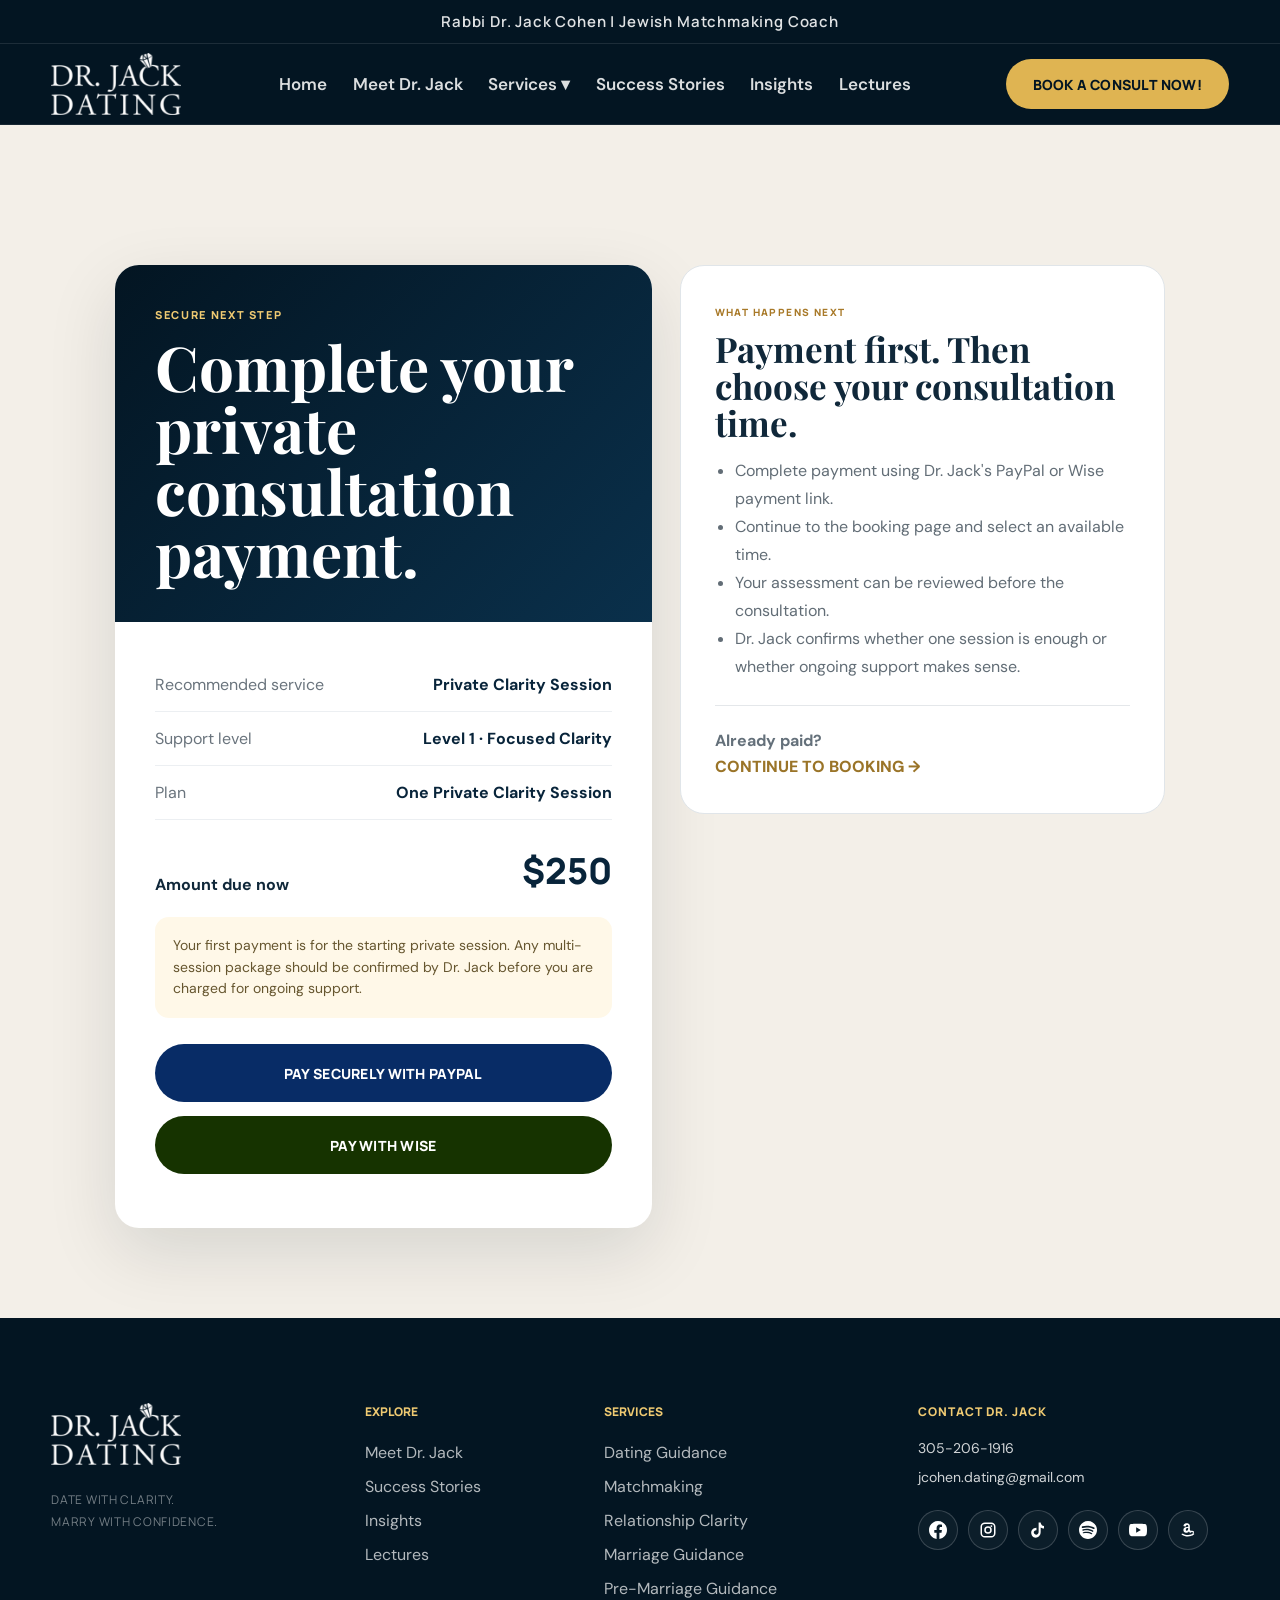
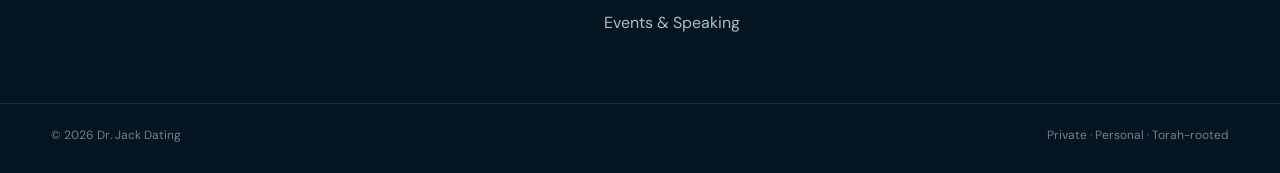
<file: payment.html>
<!DOCTYPE html>
<html lang="en">
<head>
<meta charset="utf-8"/>
<meta name="viewport" content="width=device-width, initial-scale=1.0"/>
<title>Complete Your Payment | Dr. Jack Dating</title>
<meta name="description" content="Secure payment page for private guidance with Rabbi Dr. Jack Cohen."/>
<link rel="icon" type="image/png" href="assets/images/branding/favicon.png">
<link rel="preconnect" href="https://fonts.googleapis.com"/>
<link rel="preconnect" href="https://fonts.gstatic.com" crossorigin/>
<link href="https://fonts.googleapis.com/css2?family=DM+Sans:wght@400;500;600;700&family=Manrope:wght@500;600;700;800&family=Playfair+Display:ital,wght@0,600;0,700;0,800;1,600;1,700&display=swap" rel="stylesheet"/>
<link href="assets/css/style.css" rel="stylesheet"/>

<style>
:root{--navy:#031522;--gold:#dfb452;--gold2:#efca72;--cream:#f3efe8;--ink:#10283a;--muted:#69737c}
.payment-page{min-height:100vh;background:var(--cream);padding:140px 20px 90px;color:var(--ink)}
.payment-shell{width:min(1050px,100%);margin:0 auto;display:grid;grid-template-columns:1.05fr .95fr;gap:28px;align-items:start}
.payment-panel{background:#fff;border-radius:24px;box-shadow:0 24px 70px rgba(3,21,34,.12);overflow:hidden}
.payment-head{padding:38px 40px;background:linear-gradient(135deg,#031522,#0a304b);color:#fff}
.payment-head small{color:var(--gold2);font:800 11px Manrope,sans-serif;letter-spacing:.15em;text-transform:uppercase}
.payment-head h1{margin:12px 0 0;font:700 clamp(38px,5vw,62px)/1 "Playfair Display",serif}
.payment-body{padding:36px 40px}
.summary-row{display:flex;justify-content:space-between;gap:20px;padding:16px 0;border-bottom:1px solid #eceff2}
.summary-row span{color:#6a747d}.summary-row strong{text-align:right;color:#08243a}
.total{display:flex;justify-content:space-between;align-items:end;padding:26px 0 0}
.total span{font-weight:700}.total strong{font:800 36px Manrope,sans-serif;color:#08243a}
.pay-note{margin-top:22px;padding:18px;border-radius:14px;background:#fff8e8;color:#66562f;line-height:1.55;font-size:14px}
.pay-methods{display:grid;gap:14px;margin-top:26px}
.pay-btn{display:flex;align-items:center;justify-content:center;min-height:58px;border-radius:999px;text-decoration:none;font:900 14px Manrope,sans-serif;letter-spacing:.02em;border:0;cursor:pointer}
.paypal{background:#082c66;color:#fff}.wise{background:#163300;color:#fff}.pay-btn:hover{transform:translateY(-1px)}
.payment-side{padding:34px;border-radius:24px;background:#fff;border:1px solid #e0e5e9}
.payment-side small{color:#a87928;font:800 10px Manrope,sans-serif;letter-spacing:.14em;text-transform:uppercase}
.payment-side h2{font:700 35px/1.05 "Playfair Display",serif;margin:10px 0 16px}
.payment-side ul{padding-left:20px;color:#626d76;line-height:1.75}
.payment-side .after{margin-top:24px;padding-top:22px;border-top:1px solid #e4e7ea;color:#64707a;line-height:1.6}
.config-warning{display:none;margin-top:16px;padding:14px;border-radius:12px;background:#fff3cd;color:#6c5612;font-size:13px;line-height:1.5}
@media(max-width:780px){.payment-page{padding-top:110px}.payment-shell{grid-template-columns:1fr}.payment-head,.payment-body{padding-left:24px;padding-right:24px}}
</style>
</head><body><header class="site-header">
<div class="header-inner">
<!-- REAL LOGO -->
<a aria-label="Dr. Jack Dating Home" class="brand" href="index.html">
<img alt="Dr. Jack Dating" class="brand-logo" src="assets/images/branding/dr-jack-logo.png"/>
</a>
<!-- DESKTOP NAVIGATION -->
<nav aria-label="Main navigation" class="desktop-nav">
<a class="nav-link" href="index.html">
Home
</a>
<a class="nav-link" href="about.html">
Meet Dr. Jack
</a>
<div class="nav-dropdown">
<button aria-expanded="false" class="nav-dropdown-button" type="button">
Services
<span aria-hidden="true" class="services-dropdown-arrow">▾</span>
</button>
<div class="nav-dropdown-menu">
<a href="services/dating.html">
<small>
FOR SINGLES
</small>
<span>
Dating Guidance
</span>
</a>
<a href="services/matchmaking.html">
<small>
FOR A PERSONAL INTRODUCTION
</small>
<span>
Matchmaking
</span>
</a>
<a href="services/relationship-clarity.html">
<small>
FOR RELATIONSHIP DECISIONS
</small>
<span>
Relationship Clarity
</span>
</a>
<a href="services/marriage.html">
<small>
FOR COUPLES
</small>
<span>
Marriage Guidance
</span>
</a>
<a href="services/pre-marriage.html">
<small>
BEFORE MARRIAGE
</small>
<span>
Pre-Marriage Guidance
</span>
</a>
<a href="services/events-speaking.html">
<small>
LECTURES &amp; EVENTS
</small>
<span>
Events &amp; Speaking
</span>
</a>
</div>
</div>
<a class="nav-link" href="success-stories.html">
Success Stories
</a>
<a class="nav-link" href="insights.html">
Insights
</a>
<a class="nav-link" href="lectures.html">
Lectures
</a>
</nav>
<!-- HEADER CTA -->
<a class="header-cta" href="booking.html">
Book a Consult Now!
</a>
<!-- MOBILE MENU BUTTON -->
<button aria-expanded="false" aria-label="Open navigation" class="mobile-menu-button" id="mobileMenuButton" type="button">
<span></span>
<span></span>
</button>
</div>
<!-- MOBILE NAVIGATION -->
<div class="mobile-navigation" id="mobileNavigation">
<a href="index.html">
Home
</a>
<a href="about.html">
Meet Dr. Jack
</a>
<button aria-expanded="false" class="mobile-services-button" id="mobileServicesButton" type="button">
<span class="mobile-services-label">Services</span>
<span aria-hidden="true" class="services-dropdown-arrow">▾</span>
</button>
<div class="mobile-services-menu" id="mobileServicesMenu">
<a href="services/dating.html">
Dating Guidance
</a>
<a href="services/matchmaking.html">
Matchmaking
</a>
<a href="services/relationship-clarity.html">
Relationship Clarity
</a>
<a href="services/marriage.html">
Marriage Guidance
</a>
<a href="services/pre-marriage.html">
Pre-Marriage Guidance
</a>
<a href="services/events-speaking.html">
Events &amp; Speaking
</a>
</div>
<a href="success-stories.html">
Success Stories
</a>
<a href="insights.html">
Insights
</a>
<a href="lectures.html">
Lectures
</a>
<a class="mobile-consultation" href="booking.html">
Book a Consult Now!
</a>
</div>
</header>
<main class="payment-page">
<div class="payment-shell">
<section class="payment-panel">
<div class="payment-head">
<small>SECURE NEXT STEP</small>
<h1>Complete your private consultation payment.</h1>
</div>
<div class="payment-body">
<div class="summary-row"><span>Recommended service</span><strong id="payService"></strong></div>
<div class="summary-row"><span>Support level</span><strong id="payLevel"></strong></div>
<div class="summary-row"><span>Plan</span><strong id="payPlan"></strong></div>
<div class="total"><span>Amount due now</span><strong id="payTotal">$250</strong></div>

<div class="pay-note">
Your first payment is for the starting private session. Any multi-session package should be confirmed by Dr. Jack before you are charged for ongoing support.
</div>

<div class="pay-methods">
<a id="paypalBtn" class="pay-btn paypal" href="#">PAY SECURELY WITH PAYPAL</a>
<a id="wiseBtn" class="pay-btn wise" href="#">PAY WITH WISE</a>
</div>
<div id="configWarning" class="config-warning"></div>
<p id="assessmentStatus" style="margin:18px 0 0;color:#7a828a;font-size:13px;"></p>
</div>
</section>

<aside class="payment-side">
<small>WHAT HAPPENS NEXT</small>
<h2>Payment first. Then choose your consultation time.</h2>
<ul>
<li>Complete payment using Dr. Jack's PayPal or Wise payment link.</li>
<li>Continue to the booking page and select an available time.</li>
<li>Your assessment can be reviewed before the consultation.</li>
<li>Dr. Jack confirms whether one session is enough or whether ongoing support makes sense.</li>
</ul>
<div class="after">
<strong>Already paid?</strong><br/>
<a href="booking.html" style="color:#9a7428;font-weight:800;text-decoration:none;">CONTINUE TO BOOKING →</a>
</div>
</aside>
</div>
</main>
<footer class="site-footer">
<div class="container footer-grid">
<div class="footer-brand">
<a aria-label="Dr. Jack Dating Home" class="footer-logo" href="index.html">
<img alt="Dr. Jack Dating" src="assets/images/branding/dr-jack-logo.png"/>
</a>
<p>
DATE WITH CLARITY.<br/>
MARRY WITH CONFIDENCE.
</p>
</div>
<div class="footer-column">
<h3>
Explore
</h3>
<a href="about.html">
Meet Dr. Jack
</a>
<a href="success-stories.html">
Success Stories
</a>
<a href="insights.html">
Insights
</a>
<a href="lectures.html">
Lectures
</a>
</div>
<div class="footer-column">
<h3>
Services
</h3>
<a href="services/dating.html">
Dating Guidance
</a>
<a href="services/matchmaking.html">
Matchmaking
</a>
<a href="services/relationship-clarity.html">
Relationship Clarity
</a>
<a href="services/marriage.html">
Marriage Guidance
</a>
<a href="services/pre-marriage.html">
Pre-Marriage Guidance
</a>
<a href="services/events-speaking.html">
Events &amp; Speaking
</a>
</div>
<div class="footer-contact">
<h3>
Contact Dr. Jack
</h3>
<div class="footer-contact-links">
<a href="tel:+13052061916">
305-206-1916
</a>
<a href="mailto:jcohen.dating@gmail.com">
jcohen.dating@gmail.com
</a>
</div>
<div aria-label="Dr. Jack Cohen social media and podcast links" class="footer-socials">
<a aria-label="Facebook" class="footer-social-link" href="https://www.facebook.com/jack.cohen.581" rel="noopener noreferrer" target="_blank" title="Facebook">
<svg aria-hidden="true" viewbox="0 0 24 24">
<path d="M24 12.073C24 5.405 18.627 0 12 0S0 5.405 0 12.073C0 18.1 4.388 23.094 10.125 24v-8.437H7.078v-3.49h3.047V9.414c0-3.025 1.792-4.697 4.533-4.697 1.313 0 2.686.236 2.686.236v2.972h-1.513c-1.49 0-1.956.93-1.956 1.887v2.261h3.328l-.532 3.49h-2.796V24C19.612 23.094 24 18.1 24 12.073z"></path>
</svg>
<span>Facebook</span>
</a>
<a aria-label="Instagram" class="footer-social-link" href="https://www.instagram.com/rabbidr.jackcohen" rel="noopener noreferrer" target="_blank" title="Instagram">
<svg aria-hidden="true" viewbox="0 0 24 24">
<path d="M7.75 2h8.5A5.76 5.76 0 0 1 22 7.75v8.5A5.76 5.76 0 0 1 16.25 22h-8.5A5.76 5.76 0 0 1 2 16.25v-8.5A5.76 5.76 0 0 1 7.75 2zm0 2A3.75 3.75 0 0 0 4 7.75v8.5A3.75 3.75 0 0 0 7.75 20h8.5A3.75 3.75 0 0 0 20 16.25v-8.5A3.75 3.75 0 0 0 16.25 4h-8.5zm8.75 1.5a1.25 1.25 0 1 1 0 2.5 1.25 1.25 0 0 1 0-2.5zM12 7a5 5 0 1 1 0 10 5 5 0 0 1 0-10zm0 2a3 3 0 1 0 0 6 3 3 0 0 0 0-6z"></path>
</svg>
<span>Instagram</span>
</a>
<a aria-label="TikTok" class="footer-social-link" href="https://www.tiktok.com/@jack.cohendating" rel="noopener noreferrer" target="_blank" title="TikTok">
<svg aria-hidden="true" viewbox="0 0 24 24">
<path d="M15.5 2c.33 2.86 1.93 4.57 4.5 4.75v3.22c-1.49.15-2.8-.34-4.45-1.35v6.02c0 7.64-8.33 10.03-11.68 4.55C1.72 15.67 3.04 9.5 9.95 8.96v3.39c-.49.08-1.01.21-1.49.37-1.43.48-2.25 1.38-2.02 2.95.44 3 5.93 3.89 6.39-.56V2h2.67z"></path>
</svg>
<span>TikTok</span>
</a>
<a aria-label="Spotify" class="footer-social-link" href="https://open.spotify.com/show/1MfsFgFGgZW7IoQM9G9pkc?si=fbf35315e7fb4515" rel="noopener noreferrer" target="_blank" title="Spotify">
<svg aria-hidden="true" viewbox="0 0 24 24">
<path d="M12 0C5.373 0 0 5.373 0 12s5.373 12 12 12 12-5.373 12-12S18.627 0 12 0zm5.503 17.309a.747.747 0 0 1-1.028.248c-2.817-1.722-6.363-2.111-10.54-1.158a.748.748 0 1 1-.333-1.458c4.57-1.045 8.49-.597 11.654 1.337a.748.748 0 0 1 .247 1.031zm1.47-3.27a.936.936 0 0 1-1.287.309c-3.226-1.982-8.143-2.555-11.957-1.398a.936.936 0 1 1-.543-1.792c4.366-1.324 9.785-.684 13.478 1.584a.936.936 0 0 1 .309 1.297zm.126-3.404C15.23 8.337 8.85 8.126 5.156 9.247a1.123 1.123 0 1 1-.651-2.149C8.746 5.81 15.79 6.06 20.244 8.704a1.123 1.123 0 0 1-1.145 1.931z"></path>
</svg>
<span>Spotify</span>
</a>
<a aria-label="YouTube" class="footer-social-link" href="https://www.youtube.com/@DrJackCohen" rel="noopener noreferrer" target="_blank" title="YouTube">
<svg aria-hidden="true" viewbox="0 0 24 24">
<path d="M23.498 6.186a3.016 3.016 0 0 0-2.122-2.136C19.505 3.545 12 3.545 12 3.545s-7.505 0-9.377.505A3.017 3.017 0 0 0 .502 6.186C0 8.07 0 12 0 12s0 3.93.502 5.814a3.017 3.017 0 0 0 2.121 2.136c1.872.505 9.377.505 9.377.505s7.505 0 9.376-.505a3.016 3.016 0 0 0 2.122-2.136C24 15.93 24 12 24 12s0-3.93-.502-5.814zM9.545 15.568V8.432L15.818 12l-6.273 3.568z"></path>
</svg>
<span>YouTube</span>
</a>
<a aria-label="Amazon Music" class="footer-social-link amazon-music" href="https://music.amazon.com/podcasts/f4aac898-4a0e-401d-88ca-be237606399c/dr-jack-cohen's-dating-and-relationships-podcast" rel="noopener noreferrer" target="_blank" title="Amazon Music">
<svg aria-hidden="true" viewbox="0 0 24 24">
<path d="M6.1 15.8c3.7 2.2 8.3 2.2 11.9.1.6-.4 1.1.5.5 1-3.9 2.8-9.3 2.8-13.2.2-.7-.5 0-1.4.8-.9z"></path>
<path d="M17.2 14.5c-.4-.5-2.5-.2-3.4-.1-.3 0-.4-.2-.1-.4 1.7-1.2 4.4-.8 4.7-.4.3.4-.1 3.1-1.7 4.4-.2.2-.5.1-.4-.2.3-.8 1.3-2.8.9-3.3z"></path>
<path d="M14.9 12.8c-.7-.5-.9-.8-.9-1.6V8.5c0-1.1.1-2.1-.7-2.9-.6-.7-1.7-.9-2.5-.9-1.6 0-3.4.6-3.8 2.6-.1.4.2.6.5.7l1.7.2c.3 0 .5-.3.6-.6.1-.7.8-1 1.4-1 .3 0 .7.1.9.4.3.3.2.8.2 1.2v.2c-1 .1-2.3.2-3.3.6-1.2.5-2 1.5-2 3 0 1.9 1.2 2.9 2.8 2.9 1.4 0 2.1-.3 3.2-1.4.4.5.6.8 1.4 1.4.3.2.6.2.8-.1.5-.4 1.3-1.1 1.7-1.5.3-.1.2-.4 0-.5zm-2.7-2.6c0 .7 0 1.3-.3 1.9-.3.5-.7.8-1.2.8-.7 0-1.1-.5-1.1-1.3 0-1.6 1.4-1.9 2.7-1.9v.5z"></path>
</svg>
<span>Amazon Music</span>
</a>
</div>
</div>
</div>
<div class="container footer-bottom">
<span>
© 2026 Dr. Jack Dating
</span>
<span>
Private · Personal · Torah-rooted
</span>
</div>
</footer><script src="assets/js/main.js"></script>
<script>
/*
  PAYMENT CONFIGURATION
  Paste Dr. Jack's real hosted payment URLs here.
  Do NOT place passwords, API secrets, card numbers, or Wise/PayPal login credentials in this file.
*/
const PAYMENT_LINKS = {
  paypal: "",
  wise: ""
};

const p = new URLSearchParams(location.search);
const service = p.get('service') || 'Private Clarity Session';
const level = p.get('level') || 'Level 1 · Focused Clarity';
const plan = p.get('plan') || 'One Private Clarity Session';
let price = p.get('price') || '$250';

if (/proposed/i.test(price)) {
  price = '$250 starting session';
}

document.getElementById('payService').textContent = service;
document.getElementById('payLevel').textContent = level;
document.getElementById('payPlan').textContent = plan;
document.getElementById('payTotal').textContent = price;

function configurePaymentButton(id, url, provider){
  const btn = document.getElementById(id);
  if(url){
    btn.href = url;
    btn.target = '_blank';
    btn.rel = 'noopener';
  } else {
    btn.href = '#';
    btn.addEventListener('click', e=>{
      e.preventDefault();
      const w=document.getElementById('configWarning');
      w.style.display='block';
      w.textContent=`${provider} is ready in the page design, but Dr. Jack's real ${provider} payment link still needs to be connected.`;
    });
  }
}
configurePaymentButton('paypalBtn', PAYMENT_LINKS.paypal, 'PayPal');
configurePaymentButton('wiseBtn', PAYMENT_LINKS.wise, 'Wise');

const stored = localStorage.getItem('drJackAssessment');
if(stored){
  try{
    const data=JSON.parse(stored);
    document.getElementById('assessmentStatus').textContent='Assessment completed and saved in this browser.';
  }catch(e){}
}
</script>
</body></html>
</file>
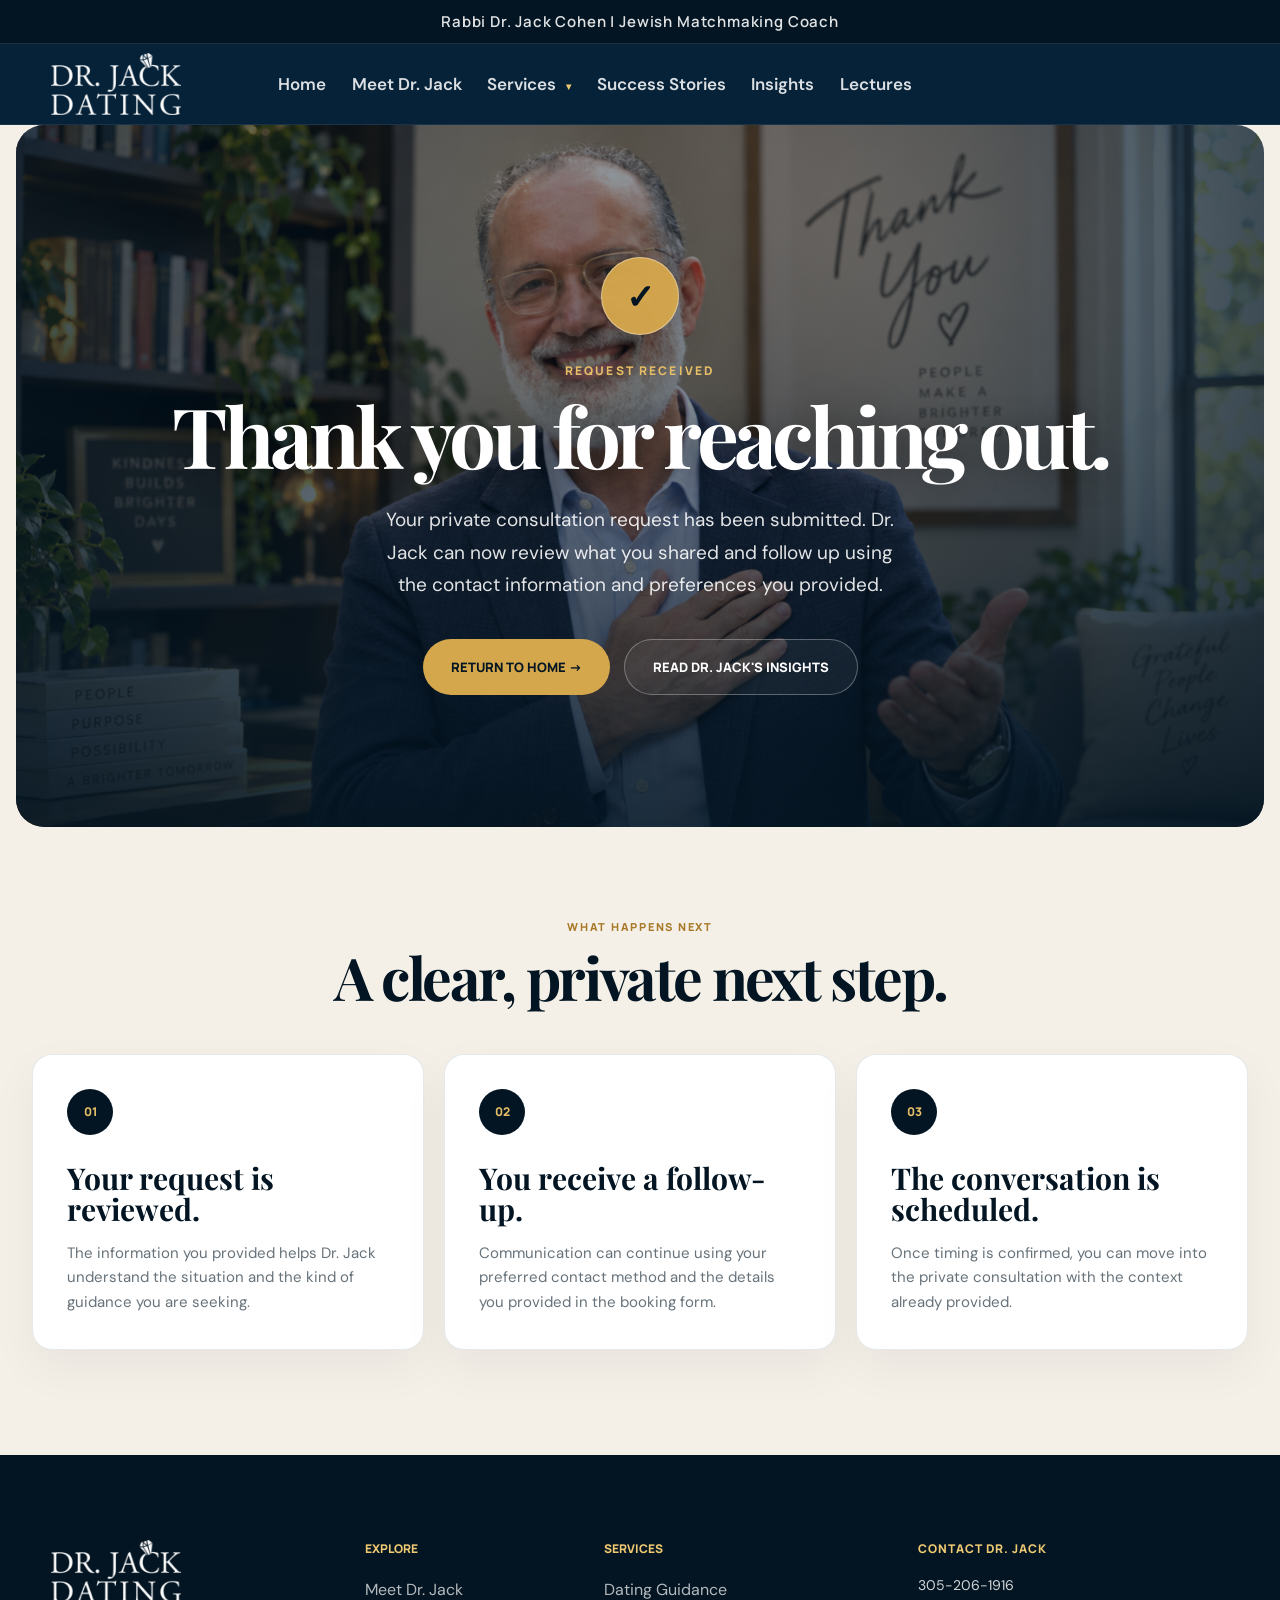
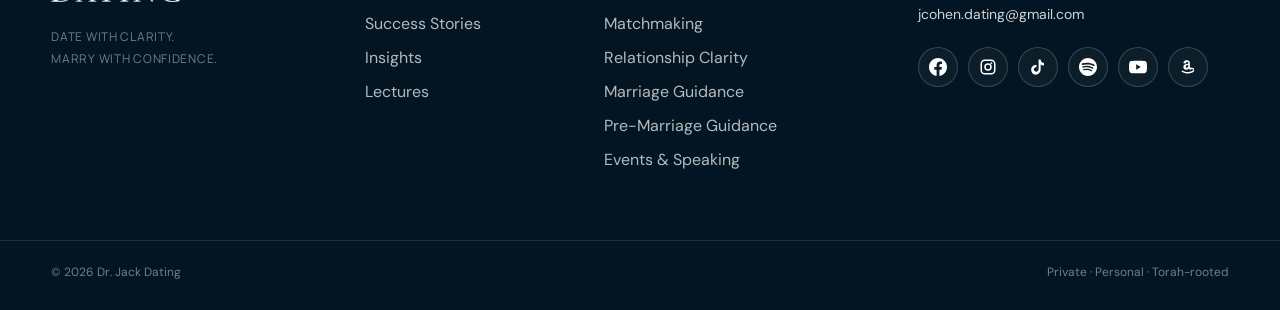
<file: thank-you.html>
<!DOCTYPE html>
<html lang="en">
<head>
<meta charset="utf-8">
<meta name="viewport" content="width=device-width, initial-scale=1.0">

<title>Thank You | Dr. Jack Dating</title>
<meta
    name="description"
    content="Thank you for requesting a private consultation with Rabbi Dr. Jack Cohen."
>

<link rel="preconnect" href="https://fonts.googleapis.com">
<link rel="preconnect" href="https://fonts.gstatic.com" crossorigin>
<link
    href="https://fonts.googleapis.com/css2?family=DM+Sans:wght@400;500;600;700&family=Manrope:wght@500;600;700;800&family=Playfair+Display:wght@600;700;800&display=swap"
    rel="stylesheet"
>
<link rel="stylesheet" href="assets/css/style.css">

<style>
:root {
    --ty-navy: #031522;
    --ty-gold: #d5a74c;
    --ty-gold-light: #e6bd67;
    --ty-cream: #f4f0e8;
    --ty-serif: "Playfair Display", Georgia, serif;
    --ty-display: "Manrope", Arial, sans-serif;
    --ty-sans: "DM Sans", Arial, sans-serif;
}

body.thank-you-page {
    margin: 0;
    background: var(--ty-cream);
    color: var(--ty-navy);
}

.thank-you-main {
    background: var(--ty-cream);
}

.thank-you-hero {
    position: relative;
    isolation: isolate;
    overflow: hidden;

    width: calc(100% - 60px);
    max-width: 1950px;
    min-height: 680px;

    margin: 0 auto;

    display: flex;
    align-items: center;
    justify-content: center;

    border-radius: 28px;

    background:
        url("assets/images/booking/booking-hero.png")
        58% 48% / cover no-repeat;

    color: white;
    text-align: center;
}

.thank-you-hero::before {
    content: "";
    position: absolute;
    inset: 0;
    z-index: 0;

    background:
        linear-gradient(
            180deg,
            rgba(3,21,34,.42) 0%,
            rgba(3,21,34,.68) 48%,
            rgba(3,21,34,.92) 100%
        ),
        radial-gradient(
            circle at 50% 44%,
            rgba(8,44,71,.20) 0%,
            rgba(3,21,34,.52) 48%,
            rgba(3,21,34,.84) 100%
        );
}

.thank-you-inner {
    position: relative;
    z-index: 2;

    width: min(960px, calc(100% - 48px));

    margin: 0 auto;
    padding: 95px 0;

    display: flex;
    flex-direction: column;
    align-items: center;
}

.thank-you-mark {
    width: 78px;
    height: 78px;

    margin-bottom: 28px;

    display: grid;
    place-items: center;

    border: 1px solid rgba(255,255,255,.38);
    border-radius: 50%;

    background: rgba(213,167,76,.96);
    color: var(--ty-navy);

    font-family: var(--ty-display);
    font-size: 34px;
    font-weight: 900;

    box-shadow: 0 18px 46px rgba(0,0,0,.24);
}

.thank-you-eyebrow {
    margin: 0 0 18px;

    color: var(--ty-gold-light);

    font-family: var(--ty-display);
    font-size: 12px;
    font-weight: 800;
    line-height: 1.3;
    letter-spacing: .18em;
    text-transform: uppercase;
}

.thank-you-hero h1 {
    max-width: 940px;

    margin: 0;

    color: white;

    font-family: var(--ty-serif);
    font-size: clamp(56px, 6.5vw, 106px);
    font-weight: 700;
    line-height: .94;
    letter-spacing: -.055em;

    text-wrap: balance;
    text-shadow: 0 5px 36px rgba(0,0,0,.44);
}

.thank-you-lead {
    max-width: 720px;

    margin: 30px auto 0;

    color: rgba(255,255,255,.88);

    font-family: var(--ty-sans);
    font-size: 19px;
    line-height: 1.7;

    text-wrap: balance;
}

.thank-you-service {
    display: none;

    margin: 24px 0 0;
    padding: 11px 18px;

    border: 1px solid rgba(230,189,103,.46);
    border-radius: 999px;

    background: rgba(3,21,34,.48);
    color: var(--ty-gold-light);

    font-family: var(--ty-display);
    font-size: 12px;
    font-weight: 800;
    letter-spacing: .08em;
    text-transform: uppercase;
}

.thank-you-actions {
    margin-top: 38px;

    display: flex;
    flex-wrap: wrap;
    align-items: center;
    justify-content: center;
    gap: 14px;
}

.thank-you-primary,
.thank-you-secondary {
    min-height: 56px;

    display: inline-flex;
    align-items: center;
    justify-content: center;

    padding: 15px 28px;

    border-radius: 999px;

    font-family: var(--ty-display);
    font-size: 13px;
    font-weight: 900;
    line-height: 1.2;
    text-decoration: none;
    text-transform: uppercase;
}

.thank-you-primary {
    background: var(--ty-gold);
    color: var(--ty-navy);
}

.thank-you-secondary {
    border: 1px solid rgba(255,255,255,.30);
    background: rgba(255,255,255,.05);
    color: white;
}

.thank-you-next {
    padding: 92px 0 105px;
    background: var(--ty-cream);
}

.thank-you-next-inner {
    width: min(1240px, calc(100% - 64px));
    margin: 0 auto;
}

.thank-you-next-heading {
    max-width: 760px;
    margin: 0 auto 48px;
    text-align: center;
}

.thank-you-next-heading small {
    display: block;
    margin-bottom: 14px;

    color: #a87928;

    font-family: var(--ty-display);
    font-size: 11px;
    font-weight: 800;
    letter-spacing: .16em;
    text-transform: uppercase;
}

.thank-you-next-heading h2 {
    margin: 0;

    color: var(--ty-navy);

    font-family: var(--ty-serif);
    font-size: clamp(42px, 4.6vw, 70px);
    line-height: .98;
    letter-spacing: -.045em;
}

.thank-you-steps {
    display: grid;
    grid-template-columns: repeat(3, minmax(0, 1fr));
    gap: 20px;
}

.thank-you-step {
    min-height: 260px;

    padding: 34px;

    border: 1px solid rgba(8,38,61,.10);
    border-radius: 20px;

    background: white;

    box-shadow: 0 18px 48px rgba(3,21,34,.05);
}

.thank-you-step span {
    display: grid;
    place-items: center;

    width: 46px;
    height: 46px;

    margin-bottom: 28px;

    border-radius: 50%;

    background: var(--ty-navy);
    color: var(--ty-gold-light);

    font-family: var(--ty-display);
    font-size: 12px;
    font-weight: 900;
}

.thank-you-step h3 {
    margin: 0;

    color: var(--ty-navy);

    font-family: var(--ty-serif);
    font-size: 30px;
    line-height: 1.05;
}

.thank-you-step p {
    margin: 15px 0 0;

    color: #67727a;

    font-family: var(--ty-sans);
    font-size: 15px;
    line-height: 1.65;
}

@media (max-width: 850px) {
    .thank-you-hero {
        width: calc(100% - 28px);
        min-height: 620px;
        background-position: 58% center;
    }

    .thank-you-steps {
        grid-template-columns: 1fr;
    }
}

@media (max-width: 620px) {
    .thank-you-hero {
        width: calc(100% - 18px);
        min-height: 580px;
        border-radius: 20px;
    }

    .thank-you-inner {
        width: calc(100% - 36px);
        padding: 74px 0;
    }

    .thank-you-hero h1 {
        font-size: clamp(48px, 14vw, 66px);
    }

    .thank-you-lead {
        font-size: 17px;
    }

    .thank-you-actions {
        width: 100%;
    }

    .thank-you-primary,
    .thank-you-secondary {
        width: 100%;
    }

    .thank-you-next {
        padding: 70px 0 80px;
    }

    .thank-you-next-inner {
        width: calc(100% - 36px);
    }
}
</style>

<style id="thank-you-hero-max-height-fix">
/* =========================================================
   THANK-YOU HERO — MAXIMIZE IMAGE HEIGHT
   Fill the available viewport beneath the site header.
   ========================================================= */

.thank-you-hero {
    min-height: calc(100vh - 112px) !important;
    height: calc(100vh - 112px) !important;
    max-height: none !important;

    background-size: cover !important;
    background-position: center center !important;
}

.thank-you-inner {
    min-height: 100% !important;

    display: flex !important;
    flex-direction: column !important;
    align-items: center !important;
    justify-content: center !important;

    padding-top: 70px !important;
    padding-bottom: 70px !important;
}

/* Keep the hero large on shorter desktop screens too. */
@media (min-width: 851px) and (max-height: 820px) {
    .thank-you-hero {
        min-height: 760px !important;
        height: 760px !important;
    }
}

/* Tablet */
@media (max-width: 850px) {
    .thank-you-hero {
        min-height: calc(100vh - 104px) !important;
        height: auto !important;
    }

    .thank-you-inner {
        padding-top: 76px !important;
        padding-bottom: 76px !important;
    }
}

/* Mobile */
@media (max-width: 620px) {
    .thank-you-hero {
        min-height: calc(100vh - 96px) !important;
        height: auto !important;

        background-size: cover !important;
        background-position: center center !important;
    }

    .thank-you-inner {
        padding-top: 68px !important;
        padding-bottom: 68px !important;
    }
}
</style>


<style id="thank-you-assigned-hero-fix">
/* =========================================================
   THANK-YOU HERO — ASSIGNED IMAGE
   Uses the uploaded dr-jack-thank-you-hero.png
   and maximizes the full horizontal length of the image.
   ========================================================= */

.thank-you-hero {
    width: calc(100% - 32px) !important;
    max-width: none !important;

    /* Keep the hero proportional to a 1920x1080 image. */
    aspect-ratio: 16 / 9 !important;

    min-height: 0 !important;
    height: auto !important;
    max-height: none !important;

    margin: 0 auto !important;

    background-color: #031522 !important;
    background-image:
        url("assets/images/booking/dr-jack-thank-you-hero.png?v=20260906-1") !important;

    background-repeat: no-repeat !important;

    /* Show the full width/length of the image without stretching. */
    background-size: cover !important;
    background-position: center center !important;
}

/* Dark readability treatment stays over the new image. */
.thank-you-hero::before {
    background:
        linear-gradient(
            180deg,
            rgba(3,21,34,.28) 0%,
            rgba(3,21,34,.48) 48%,
            rgba(3,21,34,.82) 100%
        ),
        radial-gradient(
            circle at 50% 45%,
            rgba(3,21,34,.05) 0%,
            rgba(3,21,34,.22) 38%,
            rgba(3,21,34,.72) 100%
        ) !important;
}

/* Keep the message centered vertically over the entire image. */
.thank-you-inner {
    min-height: 100% !important;

    display: flex !important;
    flex-direction: column !important;
    align-items: center !important;
    justify-content: center !important;

    padding: 72px 0 !important;
}

/* Large desktop: maximize the image even more horizontally. */
@media (min-width: 1400px) {
    .thank-you-hero {
        width: calc(100% - 24px) !important;
    }
}

/* Tablet */
@media (max-width: 850px) {
    .thank-you-hero {
        width: calc(100% - 20px) !important;
        aspect-ratio: auto !important;
        min-height: 720px !important;

        background-size: cover !important;
        background-position: center center !important;
    }

    .thank-you-inner {
        padding: 72px 0 !important;
    }
}

/* Mobile */
@media (max-width: 620px) {
    .thank-you-hero {
        width: calc(100% - 12px) !important;
        min-height: 650px !important;

        border-radius: 18px !important;

        background-size: cover !important;
        background-position: center center !important;
    }

    .thank-you-inner {
        padding: 64px 0 !important;
    }
}
</style>


<style id="mobile-navigation-repair-20260907">
@media (min-width: 901px) {
    .mobile-menu-button,
    .mobile-navigation {
        display: none !important;
    }
}

@media (max-width: 900px) {
    .site-header {
        position: relative !important;
        z-index: 9999 !important;
        overflow: visible !important;
    }

    .site-header .header-inner {
        position: relative !important;
        z-index: 10001 !important;
    }

    .site-header .desktop-nav,
    .site-header .header-cta {
        display: none !important;
    }

    .mobile-menu-button {
        position: relative !important;
        z-index: 10005 !important;
        display: inline-flex !important;
        flex-direction: column !important;
        align-items: center !important;
        justify-content: center !important;
        gap: 8px !important;
        width: 54px !important;
        height: 54px !important;
        margin-left: auto !important;
        padding: 0 !important;
        border: 0 !important;
        background: transparent !important;
        cursor: pointer !important;
        pointer-events: auto !important;
        touch-action: manipulation !important;
        -webkit-tap-highlight-color: transparent !important;
    }

    .mobile-menu-button span {
        display: block !important;
        width: 30px !important;
        height: 3px !important;
        margin: 0 !important;
        border-radius: 999px !important;
        background: #fff !important;
        opacity: 1 !important;
        transform-origin: center !important;
        transition: transform .22s ease, opacity .22s ease !important;
    }

    .mobile-menu-button[aria-expanded="true"] span:first-child {
        transform: translateY(5.5px) rotate(45deg) !important;
    }

    .mobile-menu-button[aria-expanded="true"] span:last-child {
        transform: translateY(-5.5px) rotate(-45deg) !important;
    }

    .mobile-navigation {
        position: absolute !important;
        top: 100% !important;
        left: 0 !important;
        right: 0 !important;
        z-index: 10000 !important;
        display: none !important;
        flex-direction: column !important;
        align-items: stretch !important;
        max-height: calc(100dvh - 110px) !important;
        overflow-y: auto !important;
        overscroll-behavior: contain !important;
        padding: 14px 20px 24px !important;
        border-top: 1px solid rgba(255,255,255,.09) !important;
        background: rgba(3,21,34,.985) !important;
        box-shadow: 0 22px 44px rgba(0,0,0,.28) !important;
        pointer-events: auto !important;
    }

    .mobile-navigation.open {
        display: flex !important;
    }

    .mobile-navigation > a,
    .mobile-services-button {
        width: 100% !important;
        min-height: 50px !important;
        display: flex !important;
        align-items: center !important;
        justify-content: space-between !important;
        margin: 0 !important;
        padding: 13px 4px !important;
        border: 0 !important;
        border-bottom: 1px solid rgba(255,255,255,.08) !important;
        background: transparent !important;
        color: #fff !important;
        font: 600 15px/1.35 "DM Sans", Arial, sans-serif !important;
        text-align: left !important;
        text-decoration: none !important;
        cursor: pointer !important;
        pointer-events: auto !important;
    }

    .mobile-services-button .services-dropdown-arrow {
        margin-left: 12px !important;
        color: #e7b241 !important;
        font-size: 14px !important;
        transition: transform .2s ease !important;
    }

    .mobile-services-button[aria-expanded="true"] .services-dropdown-arrow {
        transform: rotate(180deg) !important;
    }

    .mobile-services-menu {
        display: none !important;
        padding: 6px 0 8px 14px !important;
        background: rgba(255,255,255,.025) !important;
    }

    .mobile-services-menu.open {
        display: flex !important;
        flex-direction: column !important;
    }

    .mobile-services-menu a {
        display: block !important;
        padding: 11px 8px !important;
        color: rgba(255,255,255,.88) !important;
        font: 500 14px/1.35 "DM Sans", Arial, sans-serif !important;
        text-decoration: none !important;
    }

    .mobile-navigation .mobile-consultation {
        justify-content: center !important;
        min-height: 48px !important;
        margin-top: 16px !important;
        padding: 13px 18px !important;
        border: 0 !important;
        border-radius: 999px !important;
        background: #e7b241 !important;
        color: #061b2b !important;
        font-weight: 800 !important;
        text-align: center !important;
    }
}
</style>

<style id="mobile-hero-visibility-repair-20260907">
.mobile-hero-media { display: none; }

@media (max-width: 640px) {
    .mobile-hero-media {
        display: block !important;
        position: relative !important;
        z-index: 1 !important;
        width: 100% !important;
        height: auto !important;
        max-width: none !important;
        margin: 0 !important;
        padding: 0 !important;
        object-fit: contain !important;
        object-position: center center !important;
        border: 0 !important;
        border-radius: 0 !important;
        background: #031522 !important;
    }

    .thank-you-hero {
        display: block !important;
        min-height: 0 !important;
        height: auto !important;
        padding: 0 !important;
        background: #031522 !important;
        background-image: none !important;
        overflow: hidden !important;
    }

    .thank-you-hero::before,
    .thank-you-hero::after {
        display: none !important;
    }

    .thank-you-inner {
        position: relative !important;
        inset: auto !important;
        min-height: 0 !important;
        height: auto !important;
        padding: 38px 24px 46px !important;
        background: #031522 !important;
    }
}
</style>



<style id="mobile-services-arrow-normalization-20260907">
/* =========================================================
   MOBILE SERVICES DROPDOWN — CONSISTENT ON ALL ROOT PAGES
   White "Services" label + yellow down-arrow, matching
   the working Services subpages.
   ========================================================= */

@media (max-width: 900px) {
    .mobile-services-button {
        color: #ffffff !important;
        transform: none !important;
    }

    .mobile-services-button::before,
    .mobile-services-button::after {
        content: none !important;
        display: none !important;
    }

    .mobile-services-button .mobile-services-label {
        display: inline-block !important;
        color: #ffffff !important;
        transform: none !important;
    }

    .mobile-services-button .services-dropdown-arrow {
        display: inline-flex !important;
        align-items: center !important;
        justify-content: center !important;

        margin-left: auto !important;

        color: #e7b241 !important;

        font-family: Arial, sans-serif !important;
        font-size: 16px !important;
        font-weight: 800 !important;
        line-height: 1 !important;

        transform: rotate(0deg) !important;
        transform-origin: center !important;
        transition: transform .2s ease !important;
    }

    .mobile-services-button[aria-expanded="true"] .mobile-services-label {
        color: #ffffff !important;
        transform: none !important;
    }

    .mobile-services-button[aria-expanded="true"] .services-dropdown-arrow {
        color: #e7b241 !important;
        transform: rotate(180deg) !important;
    }
}
</style>

</head>

<body class="thank-you-page">

<header class="site-header">
<div class="header-inner">
<!-- REAL LOGO -->
<a aria-label="Dr. Jack Dating Home" class="brand" href="index.html">
<img alt="Dr. Jack Dating" class="brand-logo" src="assets/images/branding/dr-jack-logo.png"/>
</a>
<!-- DESKTOP NAVIGATION -->
<nav aria-label="Main navigation" class="desktop-nav">
<a class="nav-link" href="index.html">
Home
</a>
<a class="nav-link" href="about.html">
Meet Dr. Jack
</a>
<div class="nav-dropdown">
<button aria-expanded="false" class="nav-dropdown-button" type="button">
Services
<span class="dropdown-arrow">
▾
</span>
</button>
<div class="nav-dropdown-menu">
<a href="services/dating.html">
<small>
FOR SINGLES
</small>
<span>
Dating Guidance
</span>
</a>
<a href="services/matchmaking.html">
<small>
FOR A PERSONAL INTRODUCTION
</small>
<span>
Matchmaking
</span>
</a>
<a href="services/relationship-clarity.html">
<small>
FOR RELATIONSHIP DECISIONS
</small>
<span>
Relationship Clarity
</span>
</a>
<a href="services/marriage.html">
<small>
FOR COUPLES
</small>
<span>
Marriage Guidance
</span>
</a>
<a href="services/pre-marriage.html">
<small>
BEFORE MARRIAGE
</small>
<span>
Pre-Marriage Guidance
</span>
</a>
<a href="services/events-speaking.html">
<small>
LECTURES &amp; EVENTS
</small>
<span>
Events &amp; Speaking
</span>
</a>
</div>
</div>
<a class="nav-link" href="success-stories.html">
Success Stories
</a>
<a class="nav-link" href="insights.html">
Insights
</a>
<a class="nav-link" href="lectures.html">
Lectures
</a>
</nav>
<!-- HEADER CTA -->
<!-- MOBILE MENU BUTTON -->
<button aria-expanded="false" aria-label="Open navigation" class="mobile-menu-button" id="mobileMenuButton" type="button">
<span></span>
<span></span>
</button>
</div>
<!-- MOBILE NAVIGATION -->
<div class="mobile-navigation" id="mobileNavigation">
<a href="index.html">
Home
</a>
<a href="about.html">
Meet Dr. Jack
</a>
<button aria-expanded="false" class="mobile-services-button" id="mobileServicesButton" type="button">
<span class="mobile-services-label">Services</span>
<span class="services-dropdown-arrow" aria-hidden="true">▾</span>
</button>
<div class="mobile-services-menu" id="mobileServicesMenu">
<a href="services/dating.html">
Dating Guidance
</a>
<a href="services/matchmaking.html">
Matchmaking
</a>
<a href="services/relationship-clarity.html">
Relationship Clarity
</a>
<a href="services/marriage.html">
Marriage Guidance
</a>
<a href="services/pre-marriage.html">
Pre-Marriage Guidance
</a>
<a href="services/events-speaking.html">
Events &amp; Speaking
</a>
</div>
<a href="success-stories.html">
Success Stories
</a>
<a href="insights.html">
Insights
</a>
<a href="lectures.html">
Lectures
</a>

<a class="mobile-consultation" href="booking.html">Book a Consult Now!</a>
</div>
</header>

<main class="thank-you-main">

<section class="thank-you-hero">
<img class="mobile-hero-media thank-you-hero-mobile-media" src="assets/images/booking/dr-jack-thank-you-hero.png" alt="Rabbi Dr. Jack Cohen">

    <div class="thank-you-inner">

        <div class="thank-you-mark" aria-hidden="true">
            ✓
        </div>

        <p class="thank-you-eyebrow">
            REQUEST RECEIVED
        </p>

        <h1 id="thankYouHeading">
            Thank you for reaching out.
        </h1>

        <p class="thank-you-lead">
            Your private consultation request has been submitted.
            Dr. Jack can now review what you shared and follow up
            using the contact information and preferences you provided.
        </p>

        <p
            class="thank-you-service"
            id="thankYouService"
        ></p>

        <div class="thank-you-actions">
            <a
                class="thank-you-primary"
                href="index.html"
            >
                Return to Home →
            </a>

            <a
                class="thank-you-secondary"
                href="insights.html"
            >
                Read Dr. Jack's Insights
            </a>
        </div>

    </div>
</section>

<section class="thank-you-next">
    <div class="thank-you-next-inner">

        <div class="thank-you-next-heading">
            <small>
                WHAT HAPPENS NEXT
            </small>

            <h2>
                A clear, private next step.
            </h2>
        </div>

        <div class="thank-you-steps">

            <article class="thank-you-step">
                <span>01</span>

                <h3>
                    Your request is reviewed.
                </h3>

                <p>
                    The information you provided helps Dr. Jack
                    understand the situation and the kind of
                    guidance you are seeking.
                </p>
            </article>

            <article class="thank-you-step">
                <span>02</span>

                <h3>
                    You receive a follow-up.
                </h3>

                <p>
                    Communication can continue using your preferred
                    contact method and the details you provided
                    in the booking form.
                </p>
            </article>

            <article class="thank-you-step">
                <span>03</span>

                <h3>
                    The conversation is scheduled.
                </h3>

                <p>
                    Once timing is confirmed, you can move into
                    the private consultation with the context
                    already provided.
                </p>
            </article>

        </div>

    </div>
</section>

</main>

<footer class="site-footer">
<div class="container footer-grid">
<div class="footer-brand">
<a aria-label="Dr. Jack Dating Home" class="footer-logo" href="index.html">
<img alt="Dr. Jack Dating" src="assets/images/branding/dr-jack-logo.png"/>
</a>
<p>
DATE WITH CLARITY.<br/>
MARRY WITH CONFIDENCE.
</p>
</div>
<div class="footer-column">
<h3>
Explore
</h3>
<a href="about.html">
Meet Dr. Jack
</a>
<a href="success-stories.html">
Success Stories
</a>
<a href="insights.html">
Insights
</a>
<a href="lectures.html">
Lectures
</a>
</div>
<div class="footer-column">
<h3>
Services
</h3>
<a href="services/dating.html">
Dating Guidance
</a>
<a href="services/matchmaking.html">
Matchmaking
</a>
<a href="services/relationship-clarity.html">
Relationship Clarity
</a>
<a href="services/marriage.html">
Marriage Guidance
</a>
<a href="services/pre-marriage.html">
Pre-Marriage Guidance
</a>
<a href="services/events-speaking.html">
Events &amp; Speaking
</a>
</div>
<div class="footer-contact">
<h3>
Contact Dr. Jack
</h3>
<div class="footer-contact-links">
<a href="tel:+13052061916">
305-206-1916
</a>
<a href="mailto:jcohen.dating@gmail.com">
jcohen.dating@gmail.com
</a>
</div>
<div aria-label="Dr. Jack Cohen social media and podcast links" class="footer-socials">
<a aria-label="Facebook" class="footer-social-link" href="https://www.facebook.com/jack.cohen.581" rel="noopener noreferrer" target="_blank" title="Facebook">
<svg aria-hidden="true" viewbox="0 0 24 24">
<path d="M24 12.073C24 5.405 18.627 0 12 0S0 5.405 0 12.073C0 18.1 4.388 23.094 10.125 24v-8.437H7.078v-3.49h3.047V9.414c0-3.025 1.792-4.697 4.533-4.697 1.313 0 2.686.236 2.686.236v2.972h-1.513c-1.49 0-1.956.93-1.956 1.887v2.261h3.328l-.532 3.49h-2.796V24C19.612 23.094 24 18.1 24 12.073z"></path>
</svg>
<span>Facebook</span>
</a>
<a aria-label="Instagram" class="footer-social-link" href="https://www.instagram.com/rabbidr.jackcohen" rel="noopener noreferrer" target="_blank" title="Instagram">
<svg aria-hidden="true" viewbox="0 0 24 24">
<path d="M7.75 2h8.5A5.76 5.76 0 0 1 22 7.75v8.5A5.76 5.76 0 0 1 16.25 22h-8.5A5.76 5.76 0 0 1 2 16.25v-8.5A5.76 5.76 0 0 1 7.75 2zm0 2A3.75 3.75 0 0 0 4 7.75v8.5A3.75 3.75 0 0 0 7.75 20h8.5A3.75 3.75 0 0 0 20 16.25v-8.5A3.75 3.75 0 0 0 16.25 4h-8.5zm8.75 1.5a1.25 1.25 0 1 1 0 2.5 1.25 1.25 0 0 1 0-2.5zM12 7a5 5 0 1 1 0 10 5 5 0 0 1 0-10zm0 2a3 3 0 1 0 0 6 3 3 0 0 0 0-6z"></path>
</svg>
<span>Instagram</span>
</a>
<a aria-label="TikTok" class="footer-social-link" href="https://www.tiktok.com/@jack.cohendating" rel="noopener noreferrer" target="_blank" title="TikTok">
<svg aria-hidden="true" viewbox="0 0 24 24">
<path d="M15.5 2c.33 2.86 1.93 4.57 4.5 4.75v3.22c-1.49.15-2.8-.34-4.45-1.35v6.02c0 7.64-8.33 10.03-11.68 4.55C1.72 15.67 3.04 9.5 9.95 8.96v3.39c-.49.08-1.01.21-1.49.37-1.43.48-2.25 1.38-2.02 2.95.44 3 5.93 3.89 6.39-.56V2h2.67z"></path>
</svg>
<span>TikTok</span>
</a>
<a aria-label="Spotify" class="footer-social-link" href="https://open.spotify.com/show/1MfsFgFGgZW7IoQM9G9pkc?si=fbf35315e7fb4515" rel="noopener noreferrer" target="_blank" title="Spotify">
<svg aria-hidden="true" viewbox="0 0 24 24">
<path d="M12 0C5.373 0 0 5.373 0 12s5.373 12 12 12 12-5.373 12-12S18.627 0 12 0zm5.503 17.309a.747.747 0 0 1-1.028.248c-2.817-1.722-6.363-2.111-10.54-1.158a.748.748 0 1 1-.333-1.458c4.57-1.045 8.49-.597 11.654 1.337a.748.748 0 0 1 .247 1.031zm1.47-3.27a.936.936 0 0 1-1.287.309c-3.226-1.982-8.143-2.555-11.957-1.398a.936.936 0 1 1-.543-1.792c4.366-1.324 9.785-.684 13.478 1.584a.936.936 0 0 1 .309 1.297zm.126-3.404C15.23 8.337 8.85 8.126 5.156 9.247a1.123 1.123 0 1 1-.651-2.149C8.746 5.81 15.79 6.06 20.244 8.704a1.123 1.123 0 0 1-1.145 1.931z"></path>
</svg>
<span>Spotify</span>
</a>
<a aria-label="YouTube" class="footer-social-link" href="https://www.youtube.com/@DrJackCohen" rel="noopener noreferrer" target="_blank" title="YouTube">
<svg aria-hidden="true" viewbox="0 0 24 24">
<path d="M23.498 6.186a3.016 3.016 0 0 0-2.122-2.136C19.505 3.545 12 3.545 12 3.545s-7.505 0-9.377.505A3.017 3.017 0 0 0 .502 6.186C0 8.07 0 12 0 12s0 3.93.502 5.814a3.017 3.017 0 0 0 2.121 2.136c1.872.505 9.377.505 9.377.505s7.505 0 9.376-.505a3.016 3.016 0 0 0 2.122-2.136C24 15.93 24 12 24 12s0-3.93-.502-5.814zM9.545 15.568V8.432L15.818 12l-6.273 3.568z"></path>
</svg>
<span>YouTube</span>
</a>
<a aria-label="Amazon Music" class="footer-social-link amazon-music" href="https://music.amazon.com/podcasts/f4aac898-4a0e-401d-88ca-be237606399c/dr-jack-cohen's-dating-and-relationships-podcast" rel="noopener noreferrer" target="_blank" title="Amazon Music">
<svg aria-hidden="true" viewbox="0 0 24 24">
<path d="M6.1 15.8c3.7 2.2 8.3 2.2 11.9.1.6-.4 1.1.5.5 1-3.9 2.8-9.3 2.8-13.2.2-.7-.5 0-1.4.8-.9z"></path>
<path d="M17.2 14.5c-.4-.5-2.5-.2-3.4-.1-.3 0-.4-.2-.1-.4 1.7-1.2 4.4-.8 4.7-.4.3.4-.1 3.1-1.7 4.4-.2.2-.5.1-.4-.2.3-.8 1.3-2.8.9-3.3z"></path>
<path d="M14.9 12.8c-.7-.5-.9-.8-.9-1.6V8.5c0-1.1.1-2.1-.7-2.9-.6-.7-1.7-.9-2.5-.9-1.6 0-3.4.6-3.8 2.6-.1.4.2.6.5.7l1.7.2c.3 0 .5-.3.6-.6.1-.7.8-1 1.4-1 .3 0 .7.1.9.4.3.3.2.8.2 1.2v.2c-1 .1-2.3.2-3.3.6-1.2.5-2 1.5-2 3 0 1.9 1.2 2.9 2.8 2.9 1.4 0 2.1-.3 3.2-1.4.4.5.6.8 1.4 1.4.3.2.6.2.8-.1.5-.4 1.3-1.1 1.7-1.5.3-.1.2-.4 0-.5zm-2.7-2.6c0 .7 0 1.3-.3 1.9-.3.5-.7.8-1.2.8-.7 0-1.1-.5-1.1-1.3 0-1.6 1.4-1.9 2.7-1.9v.5z"></path>
</svg>
<span>Amazon Music</span>
</a>
</div>
</div>
</div>
<div class="container footer-bottom">
<span>
© 2026 Dr. Jack Dating
</span>
<span>
Private · Personal · Torah-rooted
</span>
</div>
</footer>

<script src="assets/js/main.js"></script>

<script>
(function () {
    const params =
        new URLSearchParams(
            window.location.search
        );

    const name =
        (params.get("name") || "").trim();

    const service =
        (params.get("service") || "").trim();

    const heading =
        document.getElementById(
            "thankYouHeading"
        );

    const serviceLabel =
        document.getElementById(
            "thankYouService"
        );

    if (name) {
        heading.textContent =
            "Thank you, " + name + ".";
    }

    if (service) {
        serviceLabel.textContent =
            "Requested service · " + service;

        serviceLabel.style.display =
            "inline-flex";
    }
})();
</script>


<script id="mobile-navigation-repair-20260907">
(function () {
    function initRepair() {
        var oldButton = document.getElementById("mobileMenuButton");
        var oldNav = document.getElementById("mobileNavigation");
        if (!oldButton || !oldNav) return;

        var button = oldButton.cloneNode(true);
        oldButton.parentNode.replaceChild(button, oldButton);

        var nav = oldNav.cloneNode(true);
        oldNav.parentNode.replaceChild(nav, oldNav);

        var servicesButton = nav.querySelector("#mobileServicesButton");
        var servicesMenu = nav.querySelector("#mobileServicesMenu");

        function setMenu(open) {
            nav.classList.toggle("open", open);
            button.setAttribute("aria-expanded", open ? "true" : "false");
            button.setAttribute("aria-label", open ? "Close navigation" : "Open navigation");
            document.body.classList.toggle("menu-open", open);
        }

        button.addEventListener("click", function (event) {
            event.preventDefault();
            event.stopPropagation();
            setMenu(!nav.classList.contains("open"));
        });

        if (servicesButton && servicesMenu) {
            servicesButton.addEventListener("click", function (event) {
                event.preventDefault();
                event.stopPropagation();
                var open = servicesMenu.classList.toggle("open");
                servicesButton.setAttribute("aria-expanded", open ? "true" : "false");
            });
        }

        nav.querySelectorAll("a").forEach(function (link) {
            link.addEventListener("click", function () {
                setMenu(false);
            });
        });

        document.addEventListener("keydown", function (event) {
            if (event.key === "Escape") setMenu(false);
        });

        window.addEventListener("resize", function () {
            if (window.innerWidth > 900) setMenu(false);
        });
    }

    if (document.readyState === "loading") {
        document.addEventListener("DOMContentLoaded", initRepair);
    } else {
        initRepair();
    }
})();
</script>
</body>
</html>
</file>
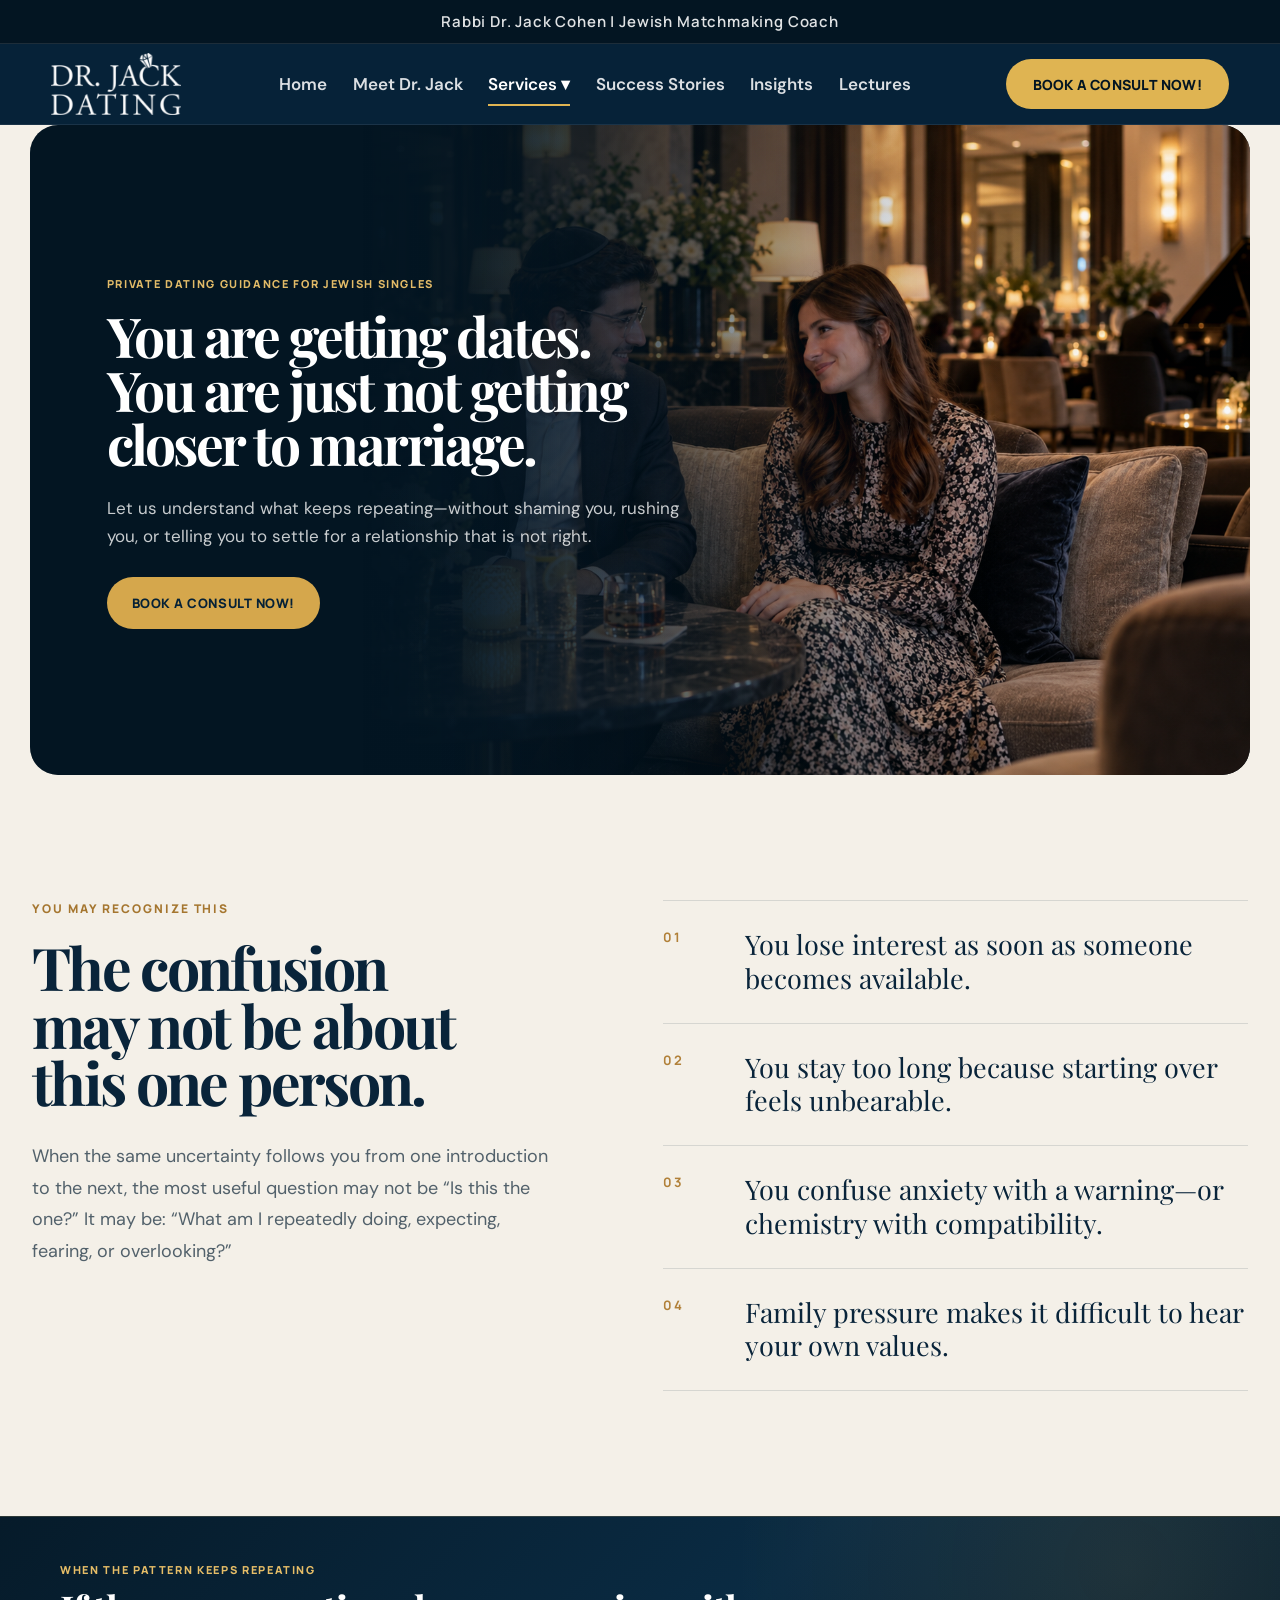
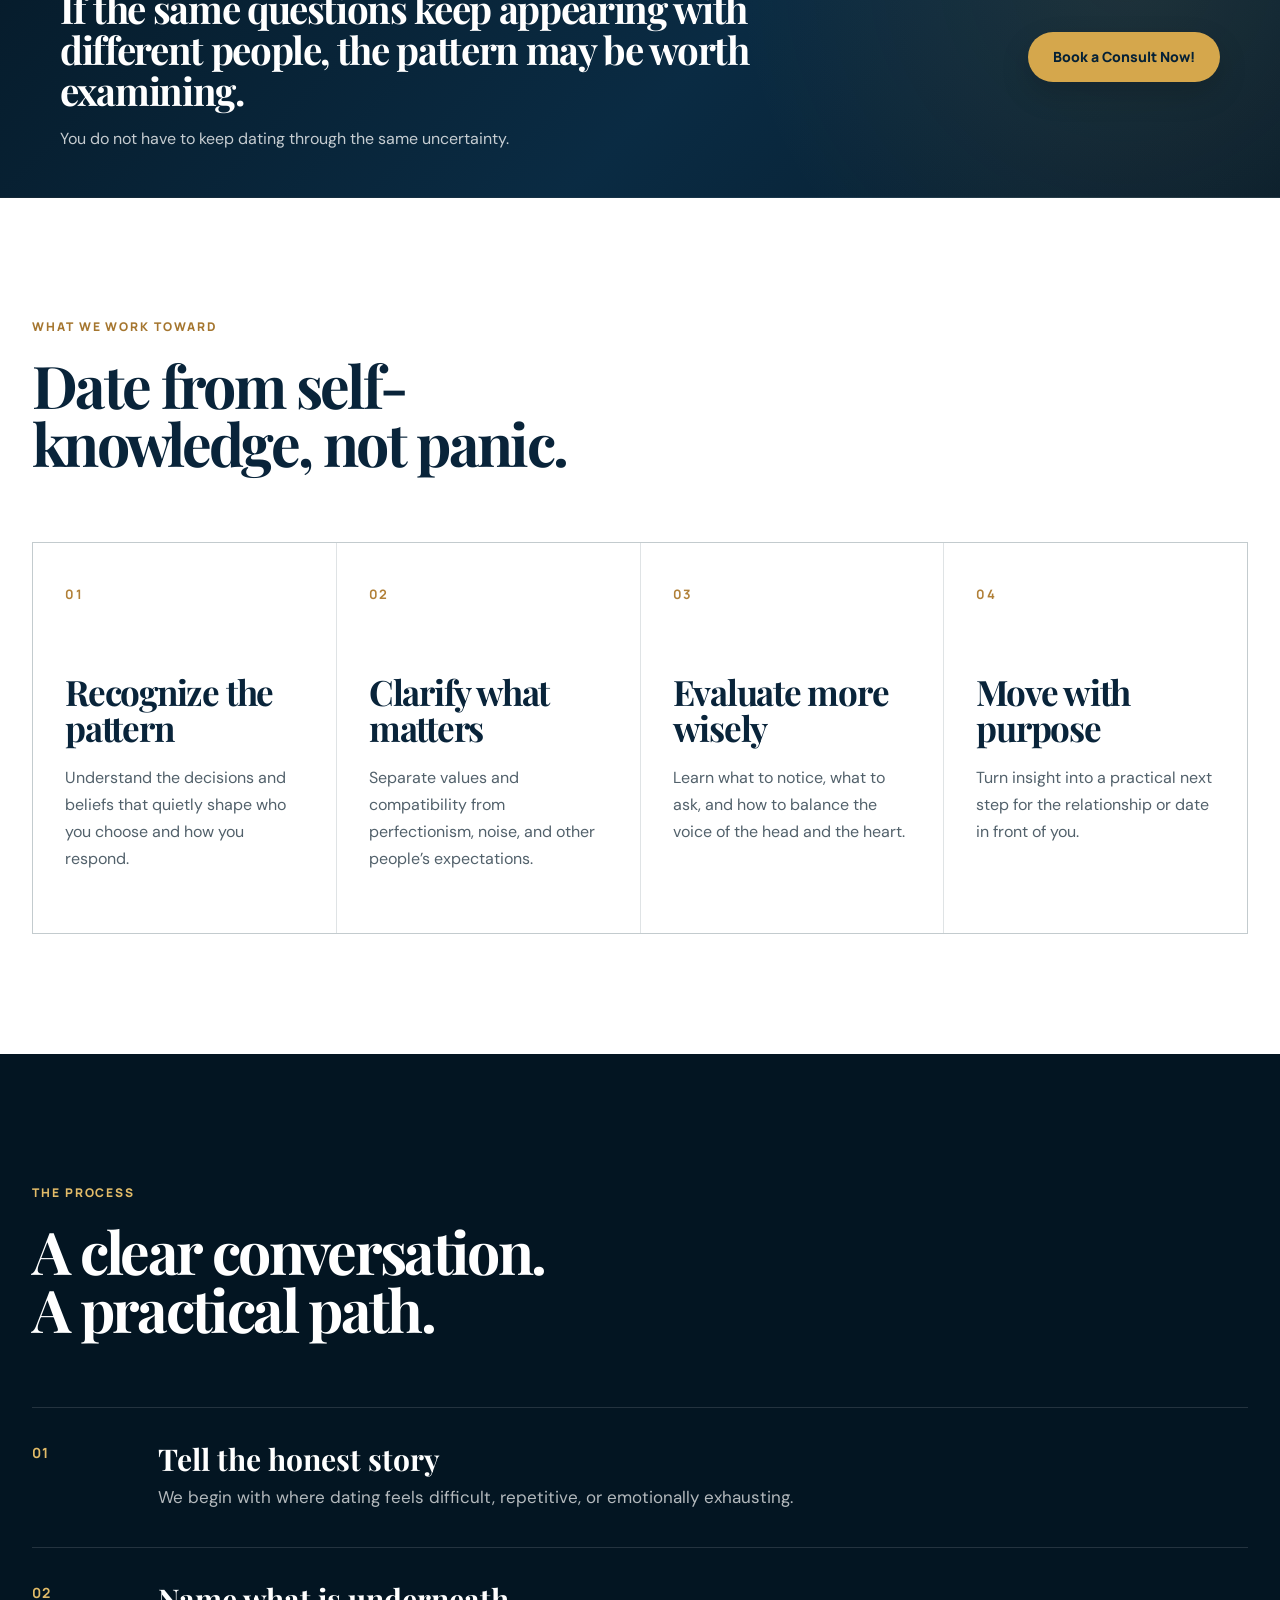
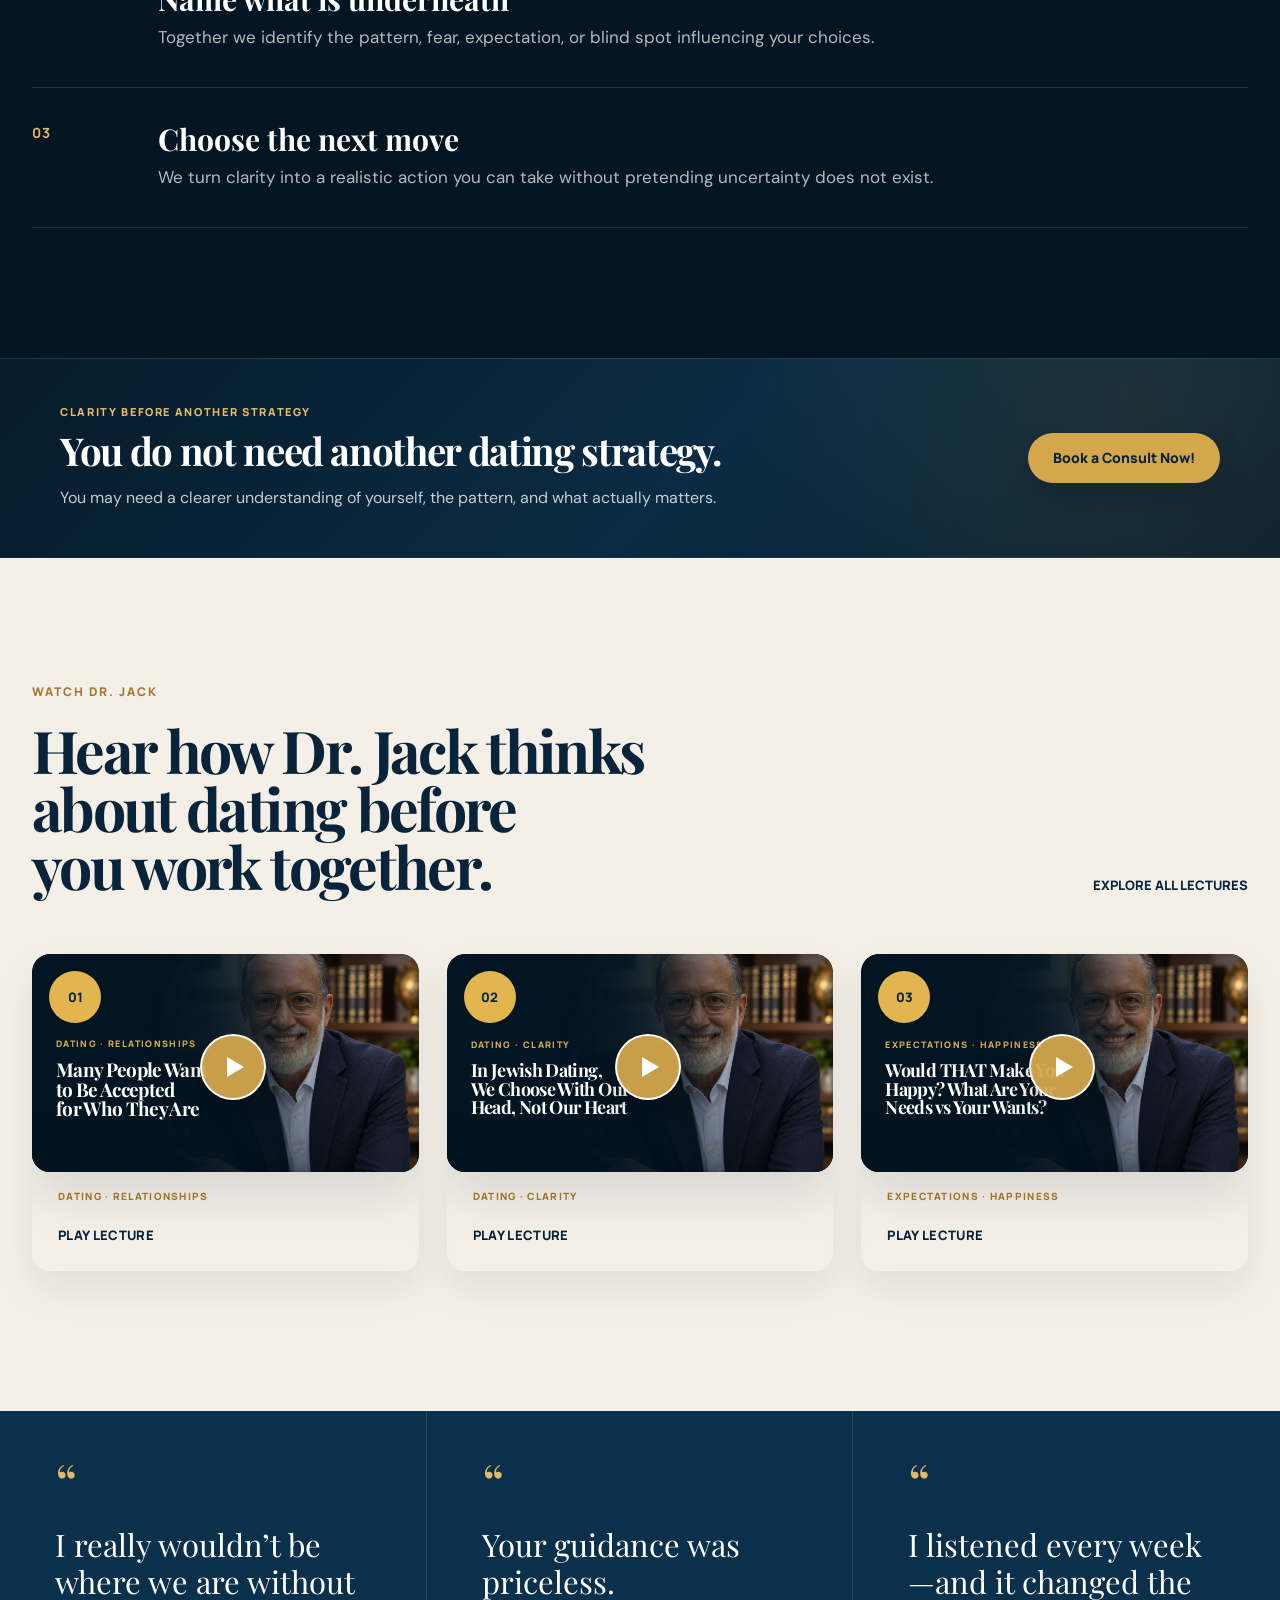
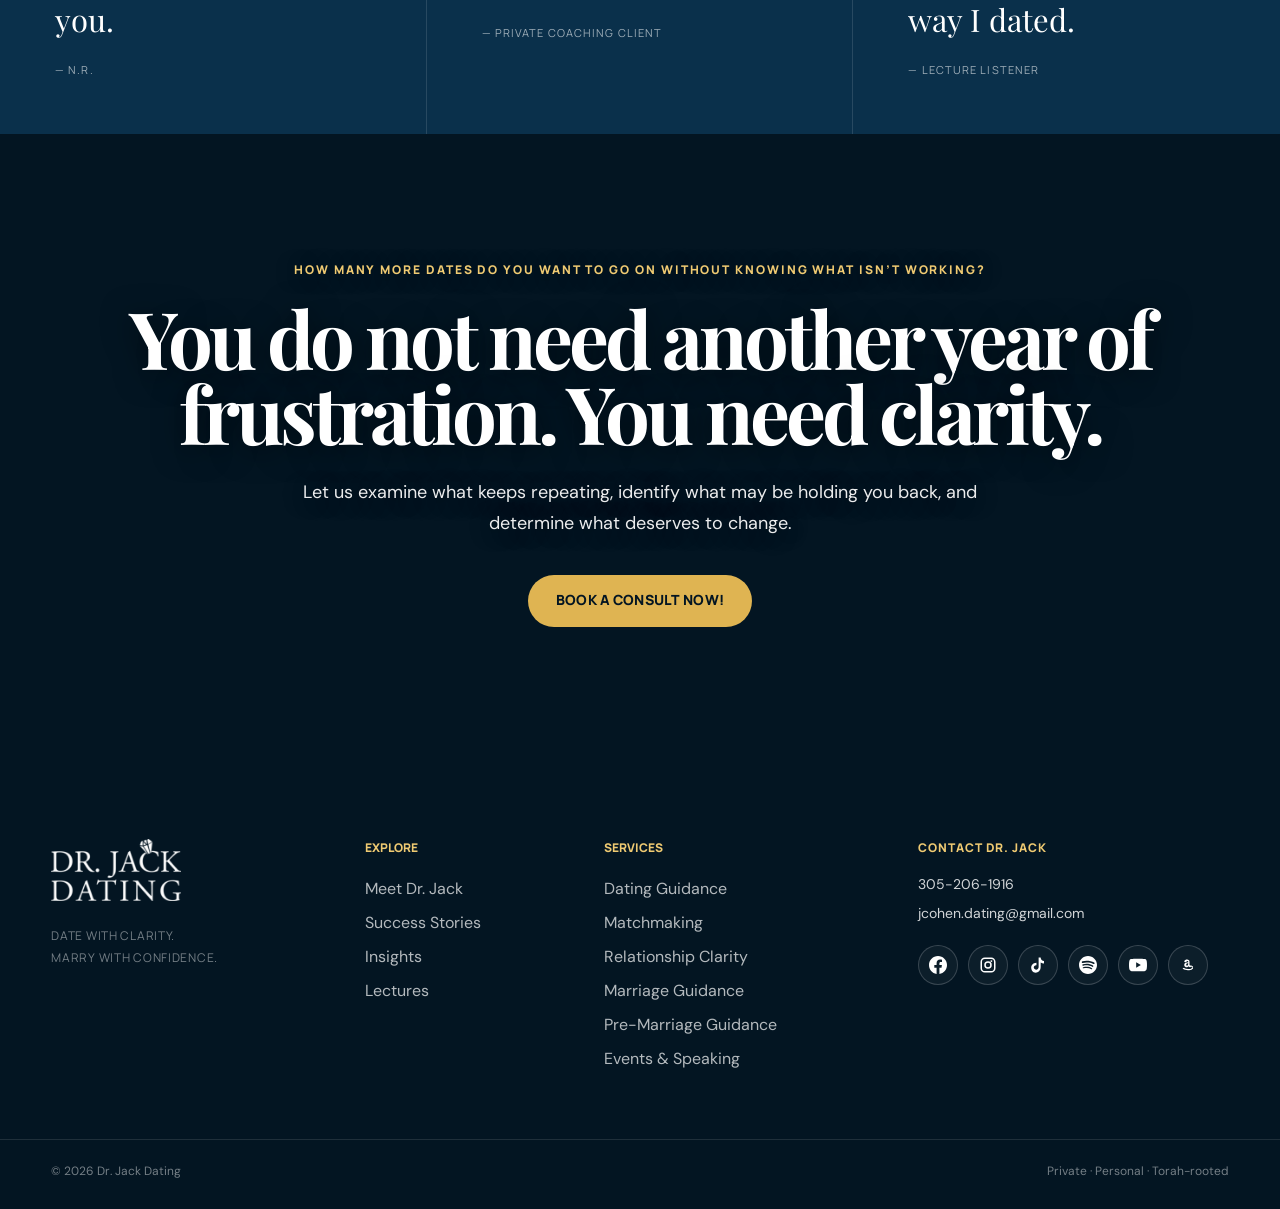
<file: services/dating.html>
<!DOCTYPE html>
<html lang="en">

<head>
    <meta charset="UTF-8">
    <meta
        name="viewport"
        content="width=device-width, initial-scale=1.0"
    >

    <title>Jewish Dating Guidance | Rabbi Dr. Jack Cohen</title>

    <meta
        name="description"
        content="Private Jewish dating guidance with Rabbi Dr. Jack Cohen for singles who want to understand recurring dating patterns, evaluate relationships more wisely, and move toward marriage with clarity."
    >

    
<link rel="icon" type="image/png" href="../assets/images/branding/favicon.png">
<link rel="preconnect" href="https://fonts.googleapis.com">

    <link
        rel="preconnect"
        href="https://fonts.gstatic.com"
        crossorigin
    >

    <link
        href="https://fonts.googleapis.com/css2?family=DM+Sans:wght@400;500;600;700&family=Manrope:wght@500;600;700;800;900&family=Playfair+Display:wght@500;600;700&display=swap"
        rel="stylesheet"
    >

    <link
        rel="stylesheet"
        href="../assets/css/style.css"
    >

    <link
        rel="stylesheet"
        href="service-page.css"
    >

<style id="service-page-ending-fix">
.service-page .service-final-cta{position:relative!important;min-height:620px!important;display:flex!important;flex-direction:column!important;align-items:center!important;justify-content:center!important;gap:0!important;padding:110px 24px!important;overflow:hidden!important;text-align:center!important;color:#fff!important;isolation:isolate!important;background:linear-gradient(180deg,rgba(3,21,34,.22) 0%,rgba(3,21,34,.50) 48%,rgba(3,21,34,.80) 100%),linear-gradient(90deg,rgba(3,21,34,.72) 0%,rgba(3,21,34,.38) 45%,rgba(3,21,34,.68) 100%),linear-gradient(rgba(3,21,34,0),rgba(3,21,34,0)) center center/cover no-repeat!important}
.service-page .service-final-cta::before{content:"";position:absolute;inset:0;z-index:0;background:radial-gradient(circle at 50% 43%,rgba(3,21,34,.02) 0%,rgba(3,21,34,.15) 28%,rgba(3,21,34,.40) 58%,rgba(3,21,34,.72) 100%);pointer-events:none}
.service-page .service-final-cta>*{position:relative!important;z-index:2!important;grid-column:auto!important;grid-row:auto!important;justify-self:center!important;align-self:center!important;width:auto!important;max-width:none!important;margin-left:auto!important;margin-right:auto!important;text-align:center!important}
.service-page .service-final-cta small{display:block!important;max-width:760px!important;margin:0 auto 22px!important;color:var(--gold-light)!important;font-family:var(--font-display)!important;font-size:12px!important;font-weight:800!important;line-height:1.45!important;letter-spacing:.16em!important;text-transform:uppercase!important;text-shadow:0 2px 18px rgba(0,0,0,.55)!important}
.service-page .service-final-cta h2{max-width:1100px!important;margin:0 auto!important;color:#fff!important;font-family:var(--font-serif)!important;font-size:clamp(58px,6.2vw,104px)!important;font-weight:700!important;line-height:.94!important;letter-spacing:-.05em!important;text-align:center!important;text-shadow:0 4px 30px rgba(0,0,0,.52)!important}
.service-page .service-final-cta p{max-width:720px!important;margin:28px auto 0!important;color:rgba(255,255,255,.92)!important;font-size:18px!important;line-height:1.7!important;text-align:center!important;text-shadow:0 2px 20px rgba(0,0,0,.55)!important}
.service-page .service-final-cta .service-final-button{position:relative!important;inset:auto!important;float:none!important;display:inline-flex!important;align-items:center!important;justify-content:center!important;width:auto!important;min-width:0!important;height:auto!important;min-height:52px!important;margin:36px auto 0!important;padding:15px 28px!important;border:0!important;border-radius:999px!important;background:var(--gold)!important;color:var(--navy-deep)!important;font-family:var(--font-display)!important;font-size:14px!important;font-weight:900!important;line-height:1.2!important;letter-spacing:.01em!important;text-align:center!important;text-decoration:none!important;white-space:normal!important;transform:none!important}
.service-page .service-final-cta .service-final-button:hover{transform:translateY(-2px)!important}
.site-footer .footer-social-link svg{width:18px;height:18px;display:block;fill:currentColor}
.site-footer .footer-social-link span{position:absolute;width:1px;height:1px;padding:0;margin:-1px;overflow:hidden;clip:rect(0,0,0,0);white-space:nowrap;border:0}
@media(max-width:720px){.service-page .service-final-cta{min-height:520px!important;padding:80px 20px!important;background-position:55% center!important}.service-page .service-final-cta h2{font-size:clamp(44px,13vw,62px)!important}.service-page .service-final-cta p{font-size:16px!important}.service-page .service-final-cta .service-final-button{font-size:13px!important;padding:14px 22px!important}}
</style>


<style id="animated-media-video-fix">
/* Service final consultation animation now uses HTML5 video. */

.service-page .service-final-cta.loop-video-section {
    position: relative !important;
    isolation: isolate !important;
    overflow: hidden !important;
    background-color: #031522 !important;
}

.service-page .service-final-cta.loop-video-section > .loop-bg-video {
    position: absolute !important;
    inset: 0 !important;
    width: 100% !important;
    height: 100% !important;
    display: block !important;
    object-fit: cover !important;
    object-position: center center !important;
    z-index: 0 !important;
    pointer-events: none !important;
    border: 0 !important;
}

.service-page .service-final-cta.loop-video-section::before {
    content: "" !important;
    position: absolute !important;
    inset: 0 !important;
    display: block !important;
    z-index: 1 !important;
    pointer-events: none !important;
    background:
        radial-gradient(circle at 50% 43%,
            rgba(3,21,34,.02) 0%,
            rgba(3,21,34,.15) 28%,
            rgba(3,21,34,.40) 58%,
            rgba(3,21,34,.72) 100%),
        linear-gradient(180deg,
            rgba(3,21,34,.22) 0%,
            rgba(3,21,34,.50) 48%,
            rgba(3,21,34,.80) 100%),
        linear-gradient(90deg,
            rgba(3,21,34,.72) 0%,
            rgba(3,21,34,.38) 45%,
            rgba(3,21,34,.68) 100%) !important;
}

.service-page .service-final-cta.loop-video-section::after {
    content: none !important;
    display: none !important;
}

.service-page .service-final-cta.loop-video-section > *:not(.loop-bg-video) {
    position: relative !important;
    z-index: 2 !important;
}
</style>


<style id="service-index-style-video-thumbnails">
/* SERVICE VIDEO THUMBNAILS — matches homepage Featured Lectures */

.service-video-card {
    display:block!important;
    width:100%!important;
    min-width:0!important;
    padding:0!important;
    margin:0!important;
    border:0!important;
    background:transparent!important;
    color:inherit!important;
    text-align:left!important;
    cursor:pointer!important;
    font:inherit!important;
}

.service-video-stage {
    position:relative!important;
    width:100%!important;
    aspect-ratio:16/9!important;
    overflow:hidden!important;
    border-radius:18px!important;
    background:#031522!important;
    isolation:isolate!important;
    box-shadow:0 22px 50px rgba(3,25,40,.12)!important;
}

.service-video-stage>.service-video-thumbnail-image {
    position:absolute!important;
    z-index:1!important;
    top:0!important;
    right:0!important;
    width:68%!important;
    height:100%!important;
    display:block!important;
    object-fit:cover!important;
    object-position:50% 43%!important;
    transition:transform .42s cubic-bezier(.2,.7,.2,1)!important;
}

.service-video-card:hover .service-video-thumbnail-image {
    transform:scale(1.035)!important;
}

.service-video-navy {
    position:absolute!important;
    z-index:2!important;
    inset:0!important;
    pointer-events:none!important;
    background:linear-gradient(
        90deg,
        #031522 0%,
        #031522 24%,
        rgba(3,21,34,1) 31%,
        rgba(3,21,34,.99) 38%,
        rgba(3,21,34,.94) 45%,
        rgba(3,21,34,.82) 53%,
        rgba(3,21,34,.59) 61%,
        rgba(3,21,34,.34) 69%,
        rgba(3,21,34,.15) 77%,
        rgba(3,21,34,.04) 85%,
        rgba(3,21,34,0) 94%
    )!important;
}

.service-video-wash {
    position:absolute!important;
    z-index:3!important;
    inset:0!important;
    pointer-events:none!important;
    background:linear-gradient(
        180deg,
        rgba(1,14,24,.08) 0%,
        rgba(1,14,24,.02) 40%,
        rgba(1,14,24,.08) 67%,
        rgba(1,14,24,.30) 100%
    )!important;
}

.service-video-seam {
    position:absolute!important;
    z-index:4!important;
    top:-10%!important;
    bottom:-10%!important;
    left:35%!important;
    width:31%!important;
    pointer-events:none!important;
    background:radial-gradient(
        ellipse at center,
        rgba(3,21,34,.58) 0%,
        rgba(3,21,34,.29) 38%,
        rgba(3,21,34,0) 76%
    )!important;
    filter:blur(12px)!important;
}

.service-video-number {
    position:absolute!important;
    z-index:10!important;
    top:17px!important;
    left:17px!important;
    width:52px!important;
    height:52px!important;
    display:grid!important;
    place-items:center!important;
    border-radius:50%!important;
    background:#e3b54f!important;
    color:#08243a!important;
    font-family:var(--font-display,"DM Sans",Arial,sans-serif)!important;
    font-size:13px!important;
    font-weight:800!important;
    line-height:1!important;
}

.service-video-thumb-copy {
    position:absolute!important;
    z-index:7!important;
    left:24px!important;
    top:57%!important;
    width:47%!important;
    transform:translateY(-50%)!important;
}

.service-video-thumb-copy small {
    display:block!important;
    margin-bottom:10px!important;
    color:#d9ad54!important;
    font-family:var(--font-display,"DM Sans",Arial,sans-serif)!important;
    font-size:9px!important;
    font-weight:800!important;
    line-height:1.35!important;
    letter-spacing:.15em!important;
    text-transform:uppercase!important;
}

.service-video-thumb-copy strong {
    display:block!important;
    margin:0!important;
    color:#fff!important;
    font-family:var(--font-serif,"Playfair Display",Georgia,serif)!important;
    font-size:clamp(19px,1.45vw,29px)!important;
    font-weight:700!important;
    line-height:1.02!important;
    letter-spacing:-.035em!important;
    text-wrap:balance!important;
}

.service-video-card.long-title .service-video-thumb-copy strong {
    font-size:clamp(18px,1.3vw,26px)!important;
}

.service-video-card.very-long-title .service-video-thumb-copy strong {
    font-size:clamp(17px,1.15vw,23px)!important;
    line-height:1.04!important;
}

.service-video-play {
    position:absolute!important;
    z-index:12!important;
    left:52%!important;
    top:52%!important;
    width:66px!important;
    height:66px!important;
    display:grid!important;
    place-items:center!important;
    transform:translate(-50%,-50%)!important;
    border:2px solid rgba(255,255,255,.96)!important;
    border-radius:50%!important;
    background:rgba(213,167,76,.94)!important;
    box-shadow:0 15px 42px rgba(0,0,0,.30)!important;
    color:transparent!important;
    font-size:0!important;
    transition:transform .18s ease,background .18s ease!important;
}

.service-video-play::after {
    content:""!important;
    width:0!important;
    height:0!important;
    margin-left:5px!important;
    border-top:10px solid transparent!important;
    border-bottom:10px solid transparent!important;
    border-left:17px solid #fff!important;
}

.service-video-card:hover .service-video-play {
    transform:translate(-50%,-50%) scale(1.09)!important;
    background:#c99a43!important;
}

.service-video-copy {
    display:block!important;
    padding-top:18px!important;
    background:transparent!important;
}

.service-video-copy small {
    display:block!important;
    margin-bottom:8px!important;
    color:#a87928!important;
    font-family:var(--font-display,"DM Sans",Arial,sans-serif)!important;
    font-size:10px!important;
    font-weight:800!important;
    line-height:1.2!important;
    letter-spacing:.13em!important;
    text-transform:uppercase!important;
}

.service-video-copy h3,
.service-video-copy p {
    display:none!important;
}

.service-video-copy b {
    display:inline-flex!important;
    align-items:center!important;
    gap:8px!important;
    color:#062238!important;
    font-family:var(--font-display,"DM Sans",Arial,sans-serif)!important;
    font-size:13px!important;
    font-weight:900!important;
    line-height:1.2!important;
    letter-spacing:.025em!important;
    text-transform:uppercase!important;
}

@media(max-width:980px){
    .service-video-thumb-copy strong{font-size:clamp(20px,2.5vw,31px)!important}
    .service-video-card.long-title .service-video-thumb-copy strong{font-size:clamp(19px,2.25vw,28px)!important}
    .service-video-card.very-long-title .service-video-thumb-copy strong{font-size:clamp(18px,2vw,25px)!important}
}

@media(max-width:720px){
    .service-video-thumb-copy{
        left:20px!important;
        top:57%!important;
        width:48%!important
    }
    .service-video-thumb-copy strong{font-size:clamp(20px,5.2vw,28px)!important}
    .service-video-card.long-title .service-video-thumb-copy strong{font-size:clamp(18px,4.7vw,25px)!important}
    .service-video-card.very-long-title .service-video-thumb-copy strong{font-size:clamp(17px,4.3vw,22px)!important}
    .service-video-thumb-copy small{font-size:8px!important;margin-bottom:8px!important}
    .service-video-number{width:46px!important;height:46px!important;top:14px!important;left:14px!important}
    .service-video-play{width:58px!important;height:58px!important}
}
</style>

<style id="service-hero-copy-composition-final">
/* =========================================================
   SERVICE HERO — FINAL COPY + IMAGE COMPOSITION
   Marriage Guidance is intentionally excluded.
   ========================================================= */

.service-page .service-hero {
    position: relative !important;
    isolation: isolate !important;
    overflow: hidden !important;

    min-height: 650px !important;

    display: flex !important;
    align-items: center !important;

    background: #031522 !important;
}

/* IMAGE */
.service-page .service-hero-image {
    position: absolute !important;

    top: 0 !important;
    right: 0 !important;
    bottom: 0 !important;
    left: auto !important;

    z-index: 0 !important;

    width: 73% !important;
    height: 100% !important;

    display: block !important;

    object-fit: cover !important;
    object-position: 79% center !important;

    /*
       Slow alpha fade of the image itself.
       This prevents a visible vertical image edge.
    */
    -webkit-mask-image:
        linear-gradient(
            90deg,
            transparent 0%,
            rgba(0,0,0,.025) 6%,
            rgba(0,0,0,.08) 13%,
            rgba(0,0,0,.17) 20%,
            rgba(0,0,0,.30) 28%,
            rgba(0,0,0,.46) 36%,
            rgba(0,0,0,.62) 44%,
            rgba(0,0,0,.76) 52%,
            rgba(0,0,0,.88) 59%,
            rgba(0,0,0,.96) 65%,
            #000 72%,
            #000 100%
        ) !important;

    mask-image:
        linear-gradient(
            90deg,
            transparent 0%,
            rgba(0,0,0,.025) 6%,
            rgba(0,0,0,.08) 13%,
            rgba(0,0,0,.17) 20%,
            rgba(0,0,0,.30) 28%,
            rgba(0,0,0,.46) 36%,
            rgba(0,0,0,.62) 44%,
            rgba(0,0,0,.76) 52%,
            rgba(0,0,0,.88) 59%,
            rgba(0,0,0,.96) 65%,
            #000 72%,
            #000 100%
        ) !important;
}

/* LIGHT GRADIENT ABOVE THE IMAGE */
.service-page .service-hero-gradient {
    position: absolute !important;
    inset: 0 !important;

    z-index: 1 !important;
    pointer-events: none !important;

    background:
        linear-gradient(
            90deg,
            rgba(3,21,34,.28) 0%,
            rgba(3,21,34,.18) 34%,
            rgba(3,21,34,.09) 51%,
            rgba(3,21,34,.035) 67%,
            rgba(3,21,34,0) 83%
        ),
        linear-gradient(
            180deg,
            rgba(3,21,34,.01) 0%,
            rgba(3,21,34,.03) 48%,
            rgba(3,21,34,.18) 100%
        ) !important;
}

/* COPY PLACEMENT */
.service-page .service-hero-content {
    position: relative !important;

    top: auto !important;
    right: auto !important;
    bottom: auto !important;
    left: auto !important;

    transform: none !important;

    z-index: 2 !important;

    width: min(760px, 47vw) !important;
    max-width: 800px !important;

    margin:
        0
        0
        0
        clamp(48px, 6vw, 118px) !important;

    padding:
        54px
        0
        48px !important;
}

.service-page .service-eyebrow {
    margin: 0 0 18px !important;

    font-size: 11px !important;
    line-height: 1.35 !important;
    letter-spacing: .15em !important;
}

.service-page .service-hero h1 {
    max-width: 100% !important;

    margin: 0 !important;

    font-size: clamp(52px, 4.3vw, 68px) !important;
    line-height: .98 !important;
    letter-spacing: -.045em !important;
}

.service-page .service-hero-copy {
    max-width: 680px !important;

    margin: 24px 0 0 !important;

    font-size: 17px !important;
    line-height: 1.62 !important;
}

.service-page .service-primary-button {
    margin-top: 27px !important;
}

/* TABLET */
@media (max-width: 1000px) {
    .service-page .service-hero {
        min-height: 630px !important;
    }

    .service-page .service-hero-image {
        width: 82% !important;
        object-position: 72% center !important;
    }

    .service-page .service-hero-content {
        width: min(700px, calc(100% - 72px)) !important;

        margin-left:
            clamp(36px, 5vw, 68px) !important;

        padding:
            52px
            0
            46px !important;
    }

    .service-page .service-hero h1 {
        font-size:
            clamp(
                46px,
                6.1vw,
                60px
            ) !important;
    }

    .service-page .service-hero-copy {
        max-width: 590px !important;

        font-size: 16px !important;
    }
}

/* MOBILE */
@media (max-width: 640px) {
    .service-page .service-hero {
        min-height: 680px !important;

        align-items: flex-end !important;
    }

    .service-page .service-hero-image {
        inset: 0 !important;

        width: 100% !important;
        height: 100% !important;

        object-position: 68% center !important;

        -webkit-mask-image:
            linear-gradient(
                0deg,
                #000 0%,
                #000 38%,
                rgba(0,0,0,.94) 52%,
                rgba(0,0,0,.78) 65%,
                rgba(0,0,0,.55) 77%,
                rgba(0,0,0,.30) 87%,
                rgba(0,0,0,.10) 95%,
                transparent 100%
            ) !important;

        mask-image:
            linear-gradient(
                0deg,
                #000 0%,
                #000 38%,
                rgba(0,0,0,.94) 52%,
                rgba(0,0,0,.78) 65%,
                rgba(0,0,0,.55) 77%,
                rgba(0,0,0,.30) 87%,
                rgba(0,0,0,.10) 95%,
                transparent 100%
            ) !important;
    }

    .service-page .service-hero-gradient {
        background:
            linear-gradient(
                0deg,
                rgba(3,21,34,.98) 0%,
                rgba(3,21,34,.90) 45%,
                rgba(3,21,34,.47) 72%,
                rgba(3,21,34,.11) 100%
            ) !important;
    }

    .service-page .service-hero-content {
        width: calc(100% - 40px) !important;
        max-width: none !important;

        margin:
            0
            20px !important;

        padding:
            62px
            0
            46px !important;
    }

    .service-page .service-eyebrow {
        margin-bottom: 14px !important;
        font-size: 10px !important;
    }

    .service-page .service-hero h1 {
        max-width: none !important;

        font-size:
            clamp(
                39px,
                10.7vw,
                50px
            ) !important;

        line-height: .99 !important;
    }

    .service-page .service-hero-copy {
        max-width: none !important;

        margin-top: 20px !important;

        font-size: 15px !important;
        line-height: 1.58 !important;
    }

    .service-page .service-primary-button {
        margin-top: 22px !important;
    }
}
</style>


<style id="mobile-navigation-repair-20260907">
@media (min-width: 901px) {
    .mobile-menu-button,
    .mobile-navigation {
        display: none !important;
    }
}

@media (max-width: 900px) {
    .site-header {
        position: relative !important;
        z-index: 9999 !important;
        overflow: visible !important;
    }

    .site-header .header-inner {
        position: relative !important;
        z-index: 10001 !important;
    }

    .site-header .desktop-nav,
    .site-header .header-cta {
        display: none !important;
    }

    .mobile-menu-button {
        position: relative !important;
        z-index: 10005 !important;
        display: inline-flex !important;
        flex-direction: column !important;
        align-items: center !important;
        justify-content: center !important;
        gap: 8px !important;
        width: 54px !important;
        height: 54px !important;
        margin-left: auto !important;
        padding: 0 !important;
        border: 0 !important;
        background: transparent !important;
        cursor: pointer !important;
        pointer-events: auto !important;
        touch-action: manipulation !important;
        -webkit-tap-highlight-color: transparent !important;
    }

    .mobile-menu-button span {
        display: block !important;
        width: 30px !important;
        height: 3px !important;
        margin: 0 !important;
        border-radius: 999px !important;
        background: #fff !important;
        opacity: 1 !important;
        transform-origin: center !important;
        transition: transform .22s ease, opacity .22s ease !important;
    }

    .mobile-menu-button[aria-expanded="true"] span:first-child {
        transform: translateY(5.5px) rotate(45deg) !important;
    }

    .mobile-menu-button[aria-expanded="true"] span:last-child {
        transform: translateY(-5.5px) rotate(-45deg) !important;
    }

    .mobile-navigation {
        position: absolute !important;
        top: 100% !important;
        left: 0 !important;
        right: 0 !important;
        z-index: 10000 !important;
        display: none !important;
        flex-direction: column !important;
        align-items: stretch !important;
        max-height: calc(100dvh - 110px) !important;
        overflow-y: auto !important;
        overscroll-behavior: contain !important;
        padding: 14px 20px 24px !important;
        border-top: 1px solid rgba(255,255,255,.09) !important;
        background: rgba(3,21,34,.985) !important;
        box-shadow: 0 22px 44px rgba(0,0,0,.28) !important;
        pointer-events: auto !important;
    }

    .mobile-navigation.open {
        display: flex !important;
    }

    .mobile-navigation > a,
    .mobile-services-button {
        width: 100% !important;
        min-height: 50px !important;
        display: flex !important;
        align-items: center !important;
        justify-content: space-between !important;
        margin: 0 !important;
        padding: 13px 4px !important;
        border: 0 !important;
        border-bottom: 1px solid rgba(255,255,255,.08) !important;
        background: transparent !important;
        color: #fff !important;
        font: 600 15px/1.35 "DM Sans", Arial, sans-serif !important;
        text-align: left !important;
        text-decoration: none !important;
        cursor: pointer !important;
        pointer-events: auto !important;
    }

    .mobile-services-button .services-dropdown-arrow,
    .mobile-services-button > span:last-child {
        margin-left: 12px !important;
        color: #e7b241 !important;
        font-size: 14px !important;
        transition: transform .2s ease !important;
    }

    .mobile-services-button[aria-expanded="true"] .services-dropdown-arrow,
    .mobile-services-button[aria-expanded="true"] > span:last-child {
        transform: rotate(180deg) !important;
    }

    .mobile-services-menu {
        display: none !important;
        padding: 6px 0 8px 14px !important;
        background: rgba(255,255,255,.025) !important;
    }

    .mobile-services-menu.open {
        display: flex !important;
        flex-direction: column !important;
    }

    .mobile-services-menu a {
        display: block !important;
        padding: 11px 8px !important;
        color: rgba(255,255,255,.88) !important;
        font: 500 14px/1.35 "DM Sans", Arial, sans-serif !important;
        text-decoration: none !important;
    }

    .mobile-navigation .mobile-consultation {
        justify-content: center !important;
        min-height: 48px !important;
        margin-top: 16px !important;
        padding: 13px 18px !important;
        border: 0 !important;
        border-radius: 999px !important;
        background: #e7b241 !important;
        color: #061b2b !important;
        font-weight: 800 !important;
        text-align: center !important;
    }
}
</style>


<style id="mobile-hero-visibility-repair-20260907">

.mobile-hero-media { display: none; }

@media (max-width: 640px) {
    .mobile-hero-media {
        display: block !important;
        position: relative !important;
        z-index: 1 !important;
        width: 100% !important;
        height: auto !important;
        max-width: none !important;
        margin: 0 !important;
        padding: 0 !important;
        object-fit: contain !important;
        object-position: center center !important;
        border: 0 !important;
        border-radius: 0 !important;
        background: #031522 !important;
    }
}


@media (max-width: 640px) {
    .service-page .service-hero {
        display: flex !important;
        flex-direction: column !important;
        align-items: stretch !important;
        min-height: 0 !important;
        height: auto !important;
        padding: 0 !important;
        background: #031522 !important;
        overflow: hidden !important;
    }

    .service-page .service-hero-image {
        position: relative !important;
        inset: auto !important;
        order: 0 !important;
        display: block !important;
        width: 100% !important;
        height: auto !important;
        max-width: none !important;
        object-fit: contain !important;
        object-position: center center !important;
        -webkit-mask-image: none !important;
        mask-image: none !important;
        filter: brightness(.84) saturate(.94) !important;
    }

    .service-page .service-hero-gradient { display: none !important; }

    .service-page .service-hero-content {
        position: relative !important;
        inset: auto !important;
        order: 1 !important;
        width: 100% !important;
        max-width: none !important;
        margin: 0 !important;
        padding: 30px 24px 40px !important;
        background: #031522 !important;
    }
}

</style>

<!-- DJ-ADDITIONAL-CTA-STYLES-20260907-START -->
<style id="dj-additional-cta-styles-20260907">
.dj-additional-cta{position:relative;isolation:isolate;overflow:hidden;width:100%;padding:46px 28px;border-top:1px solid rgba(213,167,76,.18);border-bottom:1px solid rgba(255,255,255,.055);background:radial-gradient(circle at 88% 18%,rgba(213,167,76,.11),transparent 34%),linear-gradient(135deg,#061b2a 0%,#0a2b43 54%,#071d2d 100%);color:#fff}
.dj-additional-cta__inner{width:min(1160px,100%);margin:0 auto;display:grid;grid-template-columns:minmax(0,1fr) auto;align-items:center;gap:38px}
.dj-additional-cta__copy{max-width:820px}.dj-additional-cta__eyebrow{margin:0 0 11px;color:#e6bd67;font-family:"Manrope","DM Sans",Arial,sans-serif;font-size:11px;font-weight:800;line-height:1.3;letter-spacing:.15em;text-transform:uppercase}
.dj-additional-cta__title{margin:0;color:#fff;font-family:"Playfair Display",Georgia,serif;font-size:clamp(31px,3vw,46px);font-weight:700;line-height:1.07;letter-spacing:-.035em}.dj-additional-cta__description{max-width:760px;margin:14px 0 0;color:rgba(255,255,255,.77);font-family:"DM Sans",Arial,sans-serif;font-size:16px;font-weight:400;line-height:1.62}
.dj-additional-cta__button{display:inline-flex;align-items:center;justify-content:center;min-width:190px;min-height:50px;padding:14px 25px;border:0;border-radius:999px;background:#d5a74c;color:#052136;font-family:"Manrope","DM Sans",Arial,sans-serif;font-size:14px;font-weight:900;line-height:1.15;text-align:center;text-decoration:none;box-shadow:0 12px 30px rgba(0,0,0,.16);transition:transform 180ms ease,background 180ms ease,box-shadow 180ms ease}
.dj-additional-cta__button:hover,.dj-additional-cta__button:focus-visible{transform:translateY(-2px);background:#e4b85e;box-shadow:0 16px 34px rgba(0,0,0,.22)}
.dj-additional-cta--library{grid-column:1/-1;margin:10px 0 18px;padding:38px 34px;border:1px solid rgba(213,167,76,.18);border-radius:16px}.dj-additional-cta--library .dj-additional-cta__inner{width:100%}
@media(max-width:760px){.dj-additional-cta{padding:38px 22px}.dj-additional-cta__inner{grid-template-columns:1fr;gap:24px}.dj-additional-cta__title{font-size:clamp(30px,9vw,40px)}.dj-additional-cta__description{font-size:15px}.dj-additional-cta__button{width:100%;min-width:0}.dj-additional-cta--library{margin:8px 0 18px;padding:32px 22px;border-radius:14px}}
</style>
<!-- DJ-ADDITIONAL-CTA-STYLES-20260907-END -->
</head>


<body class="service-page">


<header class="site-header">

    <div class="header-inner">

        <a
            href="../index.html"
            class="brand"
            aria-label="Dr. Jack Dating home"
        >
            <img
                src="../assets/images/branding/dr-jack-logo.png"
                alt="Dr. Jack Dating"
                class="brand-logo"
            >
        </a>


        <nav
            class="desktop-nav"
            aria-label="Main navigation"
        >

            <a
                href="../index.html"
                class="nav-link"
            >
                Home
            </a>

            <a
                href="../about.html"
                class="nav-link"
            >
                Meet Dr. Jack
            </a>


            <div class="nav-dropdown">

                <button
                    class="nav-dropdown-button"
                    type="button"
                >
                    Services
                    <span>▾</span>
                </button>


                <div class="nav-dropdown-menu">

                    <a href="dating.html">
                        <small>FOR SINGLES</small>
                        <span>Dating Guidance</span>
                    </a>

                    <a href="matchmaking.html">
                        <small>FOR A PERSONAL INTRODUCTION</small>
                        <span>Matchmaking</span>
                    </a>

                    <a href="relationship-clarity.html">
                        <small>FOR RELATIONSHIP DECISIONS</small>
                        <span>Relationship Clarity</span>
                    </a>

                    <a href="marriage.html">
                        <small>FOR COUPLES</small>
                        <span>Marriage Guidance</span>
                    </a>

                    <a href="pre-marriage.html">
                        <small>BEFORE MARRIAGE</small>
                        <span>Pre-Marriage Guidance</span>
                    </a>

                    <a href="events-speaking.html">
                        <small>LECTURES & EVENTS</small>
                        <span>Events & Speaking</span>
                    </a>

                </div>

            </div>


            <a
                href="../success-stories.html"
                class="nav-link"
            >
                Success Stories
            </a>

            <a
                href="../insights.html"
                class="nav-link"
            >
                Insights
            </a>

            <a
                href="../lectures.html"
                class="nav-link"
            >
                Lectures
            </a>

        </nav>


        <a
            href="../booking.html"
            class="header-cta"
        >
            Book a Consult Now!
        </a>

    
<button class="mobile-menu-button" id="mobileMenuButton" type="button"
        aria-label="Open navigation" aria-expanded="false">
    <span></span>
    <span></span>
</button>
</div>
<nav class="mobile-navigation" id="mobileNavigation" aria-label="Mobile navigation">
    <a href="../index.html">Home</a>
    <a href="../about.html">Meet Dr. Jack</a>

    <button class="mobile-services-button" id="mobileServicesButton" type="button" aria-expanded="false">
        <span>Services</span>
        <span class="services-dropdown-arrow" aria-hidden="true">▾</span>
    </button>

    <div class="mobile-services-menu" id="mobileServicesMenu">
        <a href="dating.html">Dating Guidance</a>
        <a href="matchmaking.html">Matchmaking</a>
        <a href="relationship-clarity.html">Relationship Clarity</a>
        <a href="marriage.html">Marriage Guidance</a>
        <a href="pre-marriage.html">Pre-Marriage Guidance</a>
        <a href="events-speaking.html">Events &amp; Speaking</a>
    </div>

    <a href="../success-stories.html">Success Stories</a>
    <a href="../insights.html">Insights</a>
    <a href="../lectures.html">Lectures</a>
    <a class="mobile-consultation" href="../booking.html">Book a Consult Now!</a>
</nav>


</header>


<main>


    <section class="service-hero">
<img
            src="../assets/images/services/dating-hero.png"
            alt="Jewish dating guidance"
            class="service-hero-image"
        >
<div class="service-hero-gradient"></div>
<div class="service-hero-content">
<p class="service-eyebrow">
                PRIVATE DATING GUIDANCE FOR JEWISH SINGLES
            </p>
<h1>
                You are getting dates. You are just not getting closer to marriage.
            </h1>
<p class="service-hero-copy">
                Let us understand what keeps repeating—without
                shaming you, rushing you, or telling you to settle
                for a relationship that is not right.
            </p>
<a
                href="../booking.html"
                class="service-primary-button"
            >
                Book a Consult Now!</a>
</div>
</section>


    <section class="service-problem">

        <div class="service-container service-problem-grid">


            <div>

                <small class="service-section-label">
                    YOU MAY RECOGNIZE THIS
                </small>

                <h2>
                    The confusion may not be about this one person.
                </h2>

                <p class="service-problem-intro">
                    When the same uncertainty follows you from one
                    introduction to the next, the most useful question
                    may not be “Is this the one?” It may be:
                    “What am I repeatedly doing, expecting,
                    fearing, or overlooking?”
                </p>

            </div>


            <ul class="service-problem-list">

                <li>
                    <b>01</b>
                    <span>
                        You lose interest as soon as someone becomes available.
                    </span>
                </li>

                <li>
                    <b>02</b>
                    <span>
                        You stay too long because starting over feels unbearable.
                    </span>
                </li>

                <li>
                    <b>03</b>
                    <span>
                        You confuse anxiety with a warning—or chemistry with compatibility.
                    </span>
                </li>

                <li>
                    <b>04</b>
                    <span>
                        Family pressure makes it difficult to hear your own values.
                    </span>
                </li>

            </ul>

        </div>

    </section>
<!-- DJ-ADDITIONAL-CTA-dating-problem-START -->
<aside class="dj-additional-cta" data-dj-additional-cta="dating-problem" aria-label="Private consultation">
<div class="dj-additional-cta__inner"><div class="dj-additional-cta__copy"><p class="dj-additional-cta__eyebrow">WHEN THE PATTERN KEEPS REPEATING</p><h2 class="dj-additional-cta__title">If the same questions keep appearing with different people, the pattern may be worth examining.</h2><p class="dj-additional-cta__description">You do not have to keep dating through the same uncertainty.</p></div><a class="dj-additional-cta__button" href="../booking.html">Book a Consult Now!</a></div>
</aside>
<!-- DJ-ADDITIONAL-CTA-dating-problem-END -->



    <section class="service-outcomes">

        <div class="service-container">

            <div class="service-outcome-heading">

                <small class="service-section-label">
                    WHAT WE WORK TOWARD
                </small>

                <h2>
                    Date from self-knowledge, not panic.
                </h2>

            </div>


            <div class="service-outcome-grid">

                <article class="service-outcome-card">
                    <b>01</b>
                    <h3>Recognize the pattern</h3>
                    <p>
                        Understand the decisions and beliefs that
                        quietly shape who you choose and how you respond.
                    </p>
                </article>


                <article class="service-outcome-card">
                    <b>02</b>
                    <h3>Clarify what matters</h3>
                    <p>
                        Separate values and compatibility from
                        perfectionism, noise, and other people’s expectations.
                    </p>
                </article>


                <article class="service-outcome-card">
                    <b>03</b>
                    <h3>Evaluate more wisely</h3>
                    <p>
                        Learn what to notice, what to ask, and how to
                        balance the voice of the head and the heart.
                    </p>
                </article>


                <article class="service-outcome-card">
                    <b>04</b>
                    <h3>Move with purpose</h3>
                    <p>
                        Turn insight into a practical next step for
                        the relationship or date in front of you.
                    </p>
                </article>

            </div>

        </div>

    </section>


    <section class="service-process">

        <div class="service-container">

            <div class="service-process-heading">

                <small class="service-section-label">
                    THE PROCESS
                </small>

                <h2>
                    A clear conversation. A practical path.
                </h2>

            </div>


            <ol class="service-process-list">

                <li>
                    <b>01</b>
                    <span>
                        <strong>Tell the honest story</strong>
                        We begin with where dating feels difficult,
                        repetitive, or emotionally exhausting.
                    </span>
                </li>

                <li>
                    <b>02</b>
                    <span>
                        <strong>Name what is underneath</strong>
                        Together we identify the pattern, fear,
                        expectation, or blind spot influencing your choices.
                    </span>
                </li>

                <li>
                    <b>03</b>
                    <span>
                        <strong>Choose the next move</strong>
                        We turn clarity into a realistic action you
                        can take without pretending uncertainty does not exist.
                    </span>
                </li>

            </ol>

        </div>

    </section>
<!-- DJ-ADDITIONAL-CTA-dating-process-START -->
<aside class="dj-additional-cta" data-dj-additional-cta="dating-process" aria-label="Private consultation">
<div class="dj-additional-cta__inner"><div class="dj-additional-cta__copy"><p class="dj-additional-cta__eyebrow">CLARITY BEFORE ANOTHER STRATEGY</p><h2 class="dj-additional-cta__title">You do not need another dating strategy.</h2><p class="dj-additional-cta__description">You may need a clearer understanding of yourself, the pattern, and what actually matters.</p></div><a class="dj-additional-cta__button" href="../booking.html">Book a Consult Now!</a></div>
</aside>
<!-- DJ-ADDITIONAL-CTA-dating-process-END -->



    <section class="service-video-section">
<div class="service-container">
<div class="service-video-heading">
<div>
<small class="service-section-label">
                        WATCH DR. JACK
                    </small>
<h2>
                        Hear how Dr. Jack thinks about dating before you work together.
                    </h2>
</div>
<a
                    href="../lectures.html"
                    class="service-video-link"
                >
                    Explore All Lectures</a>
</div>
<div class="service-video-grid">
<button
                    class="service-video-card"
                    type="button"
                    data-youtube="-C8fJ0LGiq8"
                    data-title="Many People Want to Be Accepted for Who They Are"
                >
<div class="service-video-stage">
<img
                            src="../assets/images/lectures/dr-jack-lecture-thumbnail.png"
                            alt="Many People Want to Be Accepted for Who They Are"
                            class="service-video-thumbnail-image"
                        >
<span class="service-video-navy" aria-hidden="true"></span>
<span class="service-video-wash" aria-hidden="true"></span>
<span class="service-video-seam" aria-hidden="true"></span>
<span class="service-video-number">01</span>
<span class="service-video-thumb-copy">
<small>DATING · RELATIONSHIPS</small>
<strong>Many People Want to Be Accepted for Who They Are</strong>
</span>
<span class="service-video-play" aria-hidden="true"></span>
</div>
<div class="service-video-copy">
<small>DATING · RELATIONSHIPS</small>
<h3>Many People Want to Be Accepted for Who They Are</h3>
<p>Acceptance matters. So does understanding what a lasting relationship requires from both people.</p>
<b>Play Lecture </b>
</div>
</button>
<button
                    class="service-video-card long-title"
                    type="button"
                    data-youtube="BrNwoP3eauw"
                    data-title="In Jewish Dating, We Choose With Our Head, Not Our Heart"
                >
<div class="service-video-stage">
<img
                            src="../assets/images/lectures/dr-jack-lecture-thumbnail.png"
                            alt="In Jewish Dating, We Choose With Our Head, Not Our Heart"
                            class="service-video-thumbnail-image"
                        >
<span class="service-video-navy" aria-hidden="true"></span>
<span class="service-video-wash" aria-hidden="true"></span>
<span class="service-video-seam" aria-hidden="true"></span>
<span class="service-video-number">02</span>
<span class="service-video-thumb-copy">
<small>DATING · CLARITY</small>
<strong>In Jewish Dating, We Choose With Our Head, Not Our Heart</strong>
</span>
<span class="service-video-play" aria-hidden="true"></span>
</div>
<div class="service-video-copy">
<small>DATING · CLARITY</small>
<h3>In Jewish Dating, We Choose With Our Head, Not Our Heart</h3>
<p>A framework for balancing attraction, judgment, compatibility, and clear thinking.</p>
<b>Play Lecture </b>
</div>
</button>
<button
                    class="service-video-card long-title"
                    type="button"
                    data-youtube="fAOXpokgj-8"
                    data-title="Would THAT Make You Happy? What Are Your Needs vs Your Wants?"
                >
<div class="service-video-stage">
<img
                            src="../assets/images/lectures/dr-jack-lecture-thumbnail.png"
                            alt="Would THAT Make You Happy? What Are Your Needs vs Your Wants?"
                            class="service-video-thumbnail-image"
                        >
<span class="service-video-navy" aria-hidden="true"></span>
<span class="service-video-wash" aria-hidden="true"></span>
<span class="service-video-seam" aria-hidden="true"></span>
<span class="service-video-number">03</span>
<span class="service-video-thumb-copy">
<small>EXPECTATIONS · HAPPINESS</small>
<strong>Would THAT Make You Happy? What Are Your Needs vs Your Wants?</strong>
</span>
<span class="service-video-play" aria-hidden="true"></span>
</div>
<div class="service-video-copy">
<small>EXPECTATIONS · HAPPINESS</small>
<h3>Would THAT Make You Happy? What Are Your Needs vs Your Wants?</h3>
<p>Learn to separate what genuinely matters from the expectations that make every option feel insufficient.</p>
<b>Play Lecture </b>
</div>
</button>
</div>
</div>
</section>


    <section class="service-proof">

        <article>
            <span>“</span>
            <blockquote>
                I really wouldn’t be where we are without you.
            </blockquote>
            <cite>— N.R.</cite>
        </article>

        <article>
            <span>“</span>
            <blockquote>
                Your guidance was priceless.
            </blockquote>
            <cite>— Private coaching client</cite>
        </article>

        <article>
            <span>“</span>
            <blockquote>
                I listened every week—and it changed the way I dated.
            </blockquote>
            <cite>— Lecture listener</cite>
        </article>

    </section>


    <section class="service-final-cta loop-video-section">
<video class="loop-bg-video" autoplay muted loop playsinline preload="auto" aria-hidden="true">
<source src="../assets/images/lectures/last-section.mp4" type="video/mp4">
</video>

        <small>
            HOW MANY MORE DATES DO YOU WANT TO GO ON WITHOUT KNOWING WHAT ISN’T WORKING?
        </small>

        <h2>
            You do not need another year of frustration. You need clarity.
        </h2>

        <p>
            Let us examine what keeps repeating, identify what may be
            holding you back, and determine what deserves to change.
        </p>

        <a
            href="../booking.html"
            class="service-final-button"
        >
            Book a Consult Now! 
        </a>

    </section>


</main>

<footer class="site-footer">
  <div class="container footer-grid">
    <div class="footer-brand">
      <a href="../index.html" class="footer-logo" aria-label="Dr. Jack Dating Home">
        <img src="../assets/images/branding/dr-jack-logo.png" alt="Dr. Jack Dating">
      </a>
      <p>DATE WITH CLARITY.<br>MARRY WITH CONFIDENCE.</p>
    </div>
    <div class="footer-column">
      <h3>Explore</h3>
      <a href="../about.html">Meet Dr. Jack</a>
      <a href="../success-stories.html">Success Stories</a>
      <a href="../insights.html">Insights</a>
      <a href="../lectures.html">Lectures</a>
    </div>
    <div class="footer-column">
      <h3>Services</h3>
      <a href="dating.html">Dating Guidance</a>
      <a href="matchmaking.html">Matchmaking</a>
      <a href="relationship-clarity.html">Relationship Clarity</a>
      <a href="marriage.html">Marriage Guidance</a>
      <a href="pre-marriage.html">Pre-Marriage Guidance</a>
      <a href="events-speaking.html">Events &amp; Speaking</a>
    </div>
    <div class="footer-contact">
      <h3>Contact Dr. Jack</h3>
      <div class="footer-contact-links">
        <a href="tel:+13052061916">305-206-1916</a>
        <a href="mailto:jcohen.dating@gmail.com">jcohen.dating@gmail.com</a>
      </div>
      <div class="footer-socials" aria-label="Dr. Jack Cohen social media and podcast links">
        <a class="footer-social-link" href="https://www.facebook.com/jack.cohen.581" target="_blank" rel="noopener noreferrer" aria-label="Facebook" title="Facebook"><svg viewBox="0 0 24 24" aria-hidden="true"><path d="M24 12.073C24 5.405 18.627 0 12 0S0 5.405 0 12.073C0 18.1 4.388 23.094 10.125 24v-8.437H7.078v-3.49h3.047V9.414c0-3.025 1.792-4.697 4.533-4.697 1.313 0 2.686.236 2.686.236v2.972h-1.513c-1.49 0-1.956.93-1.956 1.887v2.261h3.328l-.532 3.49h-2.796V24C19.612 23.094 24 18.1 24 12.073z"/></svg><span>Facebook</span></a>
        <a class="footer-social-link" href="https://www.instagram.com/rabbidr.jackcohen" target="_blank" rel="noopener noreferrer" aria-label="Instagram" title="Instagram"><svg viewBox="0 0 24 24" aria-hidden="true"><path d="M7.75 2h8.5A5.76 5.76 0 0 1 22 7.75v8.5A5.76 5.76 0 0 1 16.25 22h-8.5A5.76 5.76 0 0 1 2 16.25v-8.5A5.76 5.76 0 0 1 7.75 2zm0 2A3.75 3.75 0 0 0 4 7.75v8.5A3.75 3.75 0 0 0 7.75 20h8.5A3.75 3.75 0 0 0 20 16.25v-8.5A3.75 3.75 0 0 0 16.25 4h-8.5zm8.75 1.5a1.25 1.25 0 1 1 0 2.5 1.25 1.25 0 0 1 0-2.5zM12 7a5 5 0 1 1 0 10 5 5 0 0 1 0-10zm0 2a3 3 0 1 0 0 6 3 3 0 0 0 0-6z"/></svg><span>Instagram</span></a>
        <a class="footer-social-link" href="https://www.tiktok.com/@jack.cohendating" target="_blank" rel="noopener noreferrer" aria-label="TikTok" title="TikTok"><svg viewBox="0 0 24 24" aria-hidden="true"><path d="M15.5 2c.33 2.86 1.93 4.57 4.5 4.75v3.22c-1.49.15-2.8-.34-4.45-1.35v6.02c0 7.64-8.33 10.03-11.68 4.55C1.72 15.67 3.04 9.5 9.95 8.96v3.39c-.49.08-1.01.21-1.49.37-1.43.48-2.25 1.38-2.02 2.95.44 3 5.93 3.89 6.39-.56V2h2.67z"/></svg><span>TikTok</span></a>
        <a class="footer-social-link" href="https://open.spotify.com/show/1MfsFgFGgZW7IoQM9G9pkc?si=fbf35315e7fb4515" target="_blank" rel="noopener noreferrer" aria-label="Spotify" title="Spotify"><svg viewBox="0 0 24 24" aria-hidden="true"><path d="M12 0C5.373 0 0 5.373 0 12s5.373 12 12 12 12-5.373 12-12S18.627 0 12 0zm5.503 17.309a.747.747 0 0 1-1.028.248c-2.817-1.722-6.363-2.111-10.54-1.158a.748.748 0 1 1-.333-1.458c4.57-1.045 8.49-.597 11.654 1.337a.748.748 0 0 1 .247 1.031zm1.47-3.27a.936.936 0 0 1-1.287.309c-3.226-1.982-8.143-2.555-11.957-1.398a.936.936 0 1 1-.543-1.792c4.366-1.324 9.785-.684 13.478 1.584a.936.936 0 0 1 .309 1.297zm.126-3.404C15.23 8.337 8.85 8.126 5.156 9.247a1.123 1.123 0 1 1-.651-2.149C8.746 5.81 15.79 6.06 20.244 8.704a1.123 1.123 0 0 1-1.145 1.931z"/></svg><span>Spotify</span></a>
        <a class="footer-social-link" href="https://www.youtube.com/@DrJackCohen" target="_blank" rel="noopener noreferrer" aria-label="YouTube" title="YouTube"><svg viewBox="0 0 24 24" aria-hidden="true"><path d="M23.498 6.186a3.016 3.016 0 0 0-2.122-2.136C19.505 3.545 12 3.545 12 3.545s-7.505 0-9.377.505A3.017 3.017 0 0 0 .502 6.186C0 8.07 0 12 0 12s0 3.93.502 5.814a3.017 3.017 0 0 0 2.121 2.136c1.872.505 9.377.505 9.377.505s7.505 0 9.376-.505a3.016 3.016 0 0 0 2.122-2.136C24 15.93 24 12 24 12s0-3.93-.502-5.814zM9.545 15.568V8.432L15.818 12l-6.273 3.568z"/></svg><span>YouTube</span></a>
        <a class="footer-social-link amazon-music" href="https://music.amazon.com/podcasts/f4aac898-4a0e-401d-88ca-be237606399c/dr-jack-cohen's-dating-and-relationships-podcast" target="_blank" rel="noopener noreferrer" aria-label="Amazon Music" title="Amazon Music"><svg viewBox="0 0 24 24" aria-hidden="true"><path d="M6.1 15.8c3.7 2.2 8.3 2.2 11.9.1.6-.4 1.1.5.5 1-3.9 2.8-9.3 2.8-13.2.2-.7-.5 0-1.4.8-.9z"/><path d="M17.2 14.5c-.4-.5-2.5-.2-3.4-.1-.3 0-.4-.2-.1-.4 1.7-1.2 4.4-.8 4.7-.4.3.4-.1 3.1-1.7 4.4-.2.2-.5.1-.4-.2.3-.8 1.3-2.8.9-3.3z"/><path d="M14.9 12.8c-.7-.5-.9-.8-.9-1.6V8.5c0-1.1.1-2.1-.7-2.9-.6-.7-1.7-.9-2.5-.9-1.6 0-3.4.6-3.8 2.6-.1.4.2.6.5.7l1.7.2c.3 0 .5-.3.6-.6.1-.7.8-1 1.4-1 .3 0 .7.1.9.4.3.3.2.8.2 1.2v.2c-1 .1-2.3.2-3.3.6-1.2.5-2 1.5-2 3 0 1.9 1.2 2.9 2.8 2.9 1.4 0 2.1-.3 3.2-1.4.4.5.6.8 1.4 1.4.3.2.6.2.8-.1.5-.4 1.3-1.1 1.7-1.5.3-.1.2-.4 0-.5zm-2.7-2.6c0 .7 0 1.3-.3 1.9-.3.5-.7.8-1.2.8-.7 0-1.1-.5-1.1-1.3 0-1.6 1.4-1.9 2.7-1.9v.5z"/></svg><span>Amazon Music</span></a>
      </div>
    </div>
  </div>
  <div class="container footer-bottom">
    <span>© 2026 Dr. Jack Dating</span>
    <span>Private · Personal · Torah-rooted</span>
  </div>
</footer>


<div
    class="service-video-modal"
    id="serviceVideoModal"
    aria-hidden="true"
>

    <div class="service-video-dialog">

        <div class="service-video-dialog-header">

            <h3 id="serviceVideoTitle">
                Video
            </h3>

            <button
                class="service-video-close"
                id="serviceVideoClose"
                type="button"
            >
                ×
            </button>

        </div>

        <div class="service-video-frame">

            <iframe
                id="serviceVideoFrame"
                src=""
                title="Rabbi Dr. Jack Cohen video"
                allow="autoplay; encrypted-media; picture-in-picture"
                allowfullscreen
            ></iframe>

        </div>

    </div>

</div>


<script src="../assets/js/main.js"></script>

<script>

document.addEventListener("DOMContentLoaded", function () {

    const modal =
        document.getElementById("serviceVideoModal");

    const frame =
        document.getElementById("serviceVideoFrame");

    const title =
        document.getElementById("serviceVideoTitle");

    const close =
        document.getElementById("serviceVideoClose");


    document
        .querySelectorAll(".service-video-card")
        .forEach(function (card) {

            card.addEventListener("click", function () {

                title.textContent =
                    card.dataset.title;

                frame.src =
                    "https://www.youtube-nocookie.com/embed/" +
                    card.dataset.youtube +
                    "?autoplay=1&rel=0&playsinline=1";

                modal.classList.add("open");

                modal.setAttribute(
                    "aria-hidden",
                    "false"
                );

                document.body.style.overflow =
                    "hidden";

            });

        });


    function closeVideo() {

        modal.classList.remove("open");

        modal.setAttribute(
            "aria-hidden",
            "true"
        );

        frame.src = "";

        document.body.style.overflow =
            "";

    }


    close.addEventListener(
        "click",
        closeVideo
    );


    modal.addEventListener(
        "click",
        function (event) {

            if (event.target === modal) {
                closeVideo();
            }

        }
    );


    document.addEventListener(
        "keydown",
        function (event) {

            if (event.key === "Escape") {
                closeVideo();
            }

        }
    );

});

</script>




<script id="mobile-navigation-repair-20260907">
(function () {
    function initRepair() {
        var oldButton = document.getElementById("mobileMenuButton");
        var oldNav = document.getElementById("mobileNavigation");
        if (!oldButton || !oldNav) return;

        var button = oldButton.cloneNode(true);
        oldButton.parentNode.replaceChild(button, oldButton);

        var nav = oldNav.cloneNode(true);
        oldNav.parentNode.replaceChild(nav, oldNav);

        var servicesButton = nav.querySelector("#mobileServicesButton");
        var servicesMenu = nav.querySelector("#mobileServicesMenu");

        function setMenu(open) {
            nav.classList.toggle("open", open);
            button.setAttribute("aria-expanded", open ? "true" : "false");
            button.setAttribute("aria-label", open ? "Close navigation" : "Open navigation");
            document.body.classList.toggle("menu-open", open);
        }

        button.addEventListener("click", function (event) {
            event.preventDefault();
            event.stopPropagation();
            setMenu(!nav.classList.contains("open"));
        });

        if (servicesButton && servicesMenu) {
            servicesButton.addEventListener("click", function (event) {
                event.preventDefault();
                event.stopPropagation();
                var open = servicesMenu.classList.toggle("open");
                servicesButton.setAttribute("aria-expanded", open ? "true" : "false");
            });
        }

        nav.querySelectorAll("a").forEach(function (link) {
            link.addEventListener("click", function () {
                setMenu(false);
            });
        });

        document.addEventListener("keydown", function (event) {
            if (event.key === "Escape") setMenu(false);
        });

        window.addEventListener("resize", function () {
            if (window.innerWidth > 900) setMenu(false);
        });
    }

    if (document.readyState === "loading") {
        document.addEventListener("DOMContentLoaded", initRepair);
    } else {
        initRepair();
    }
})();
</script>

</body>
</html>
</file>
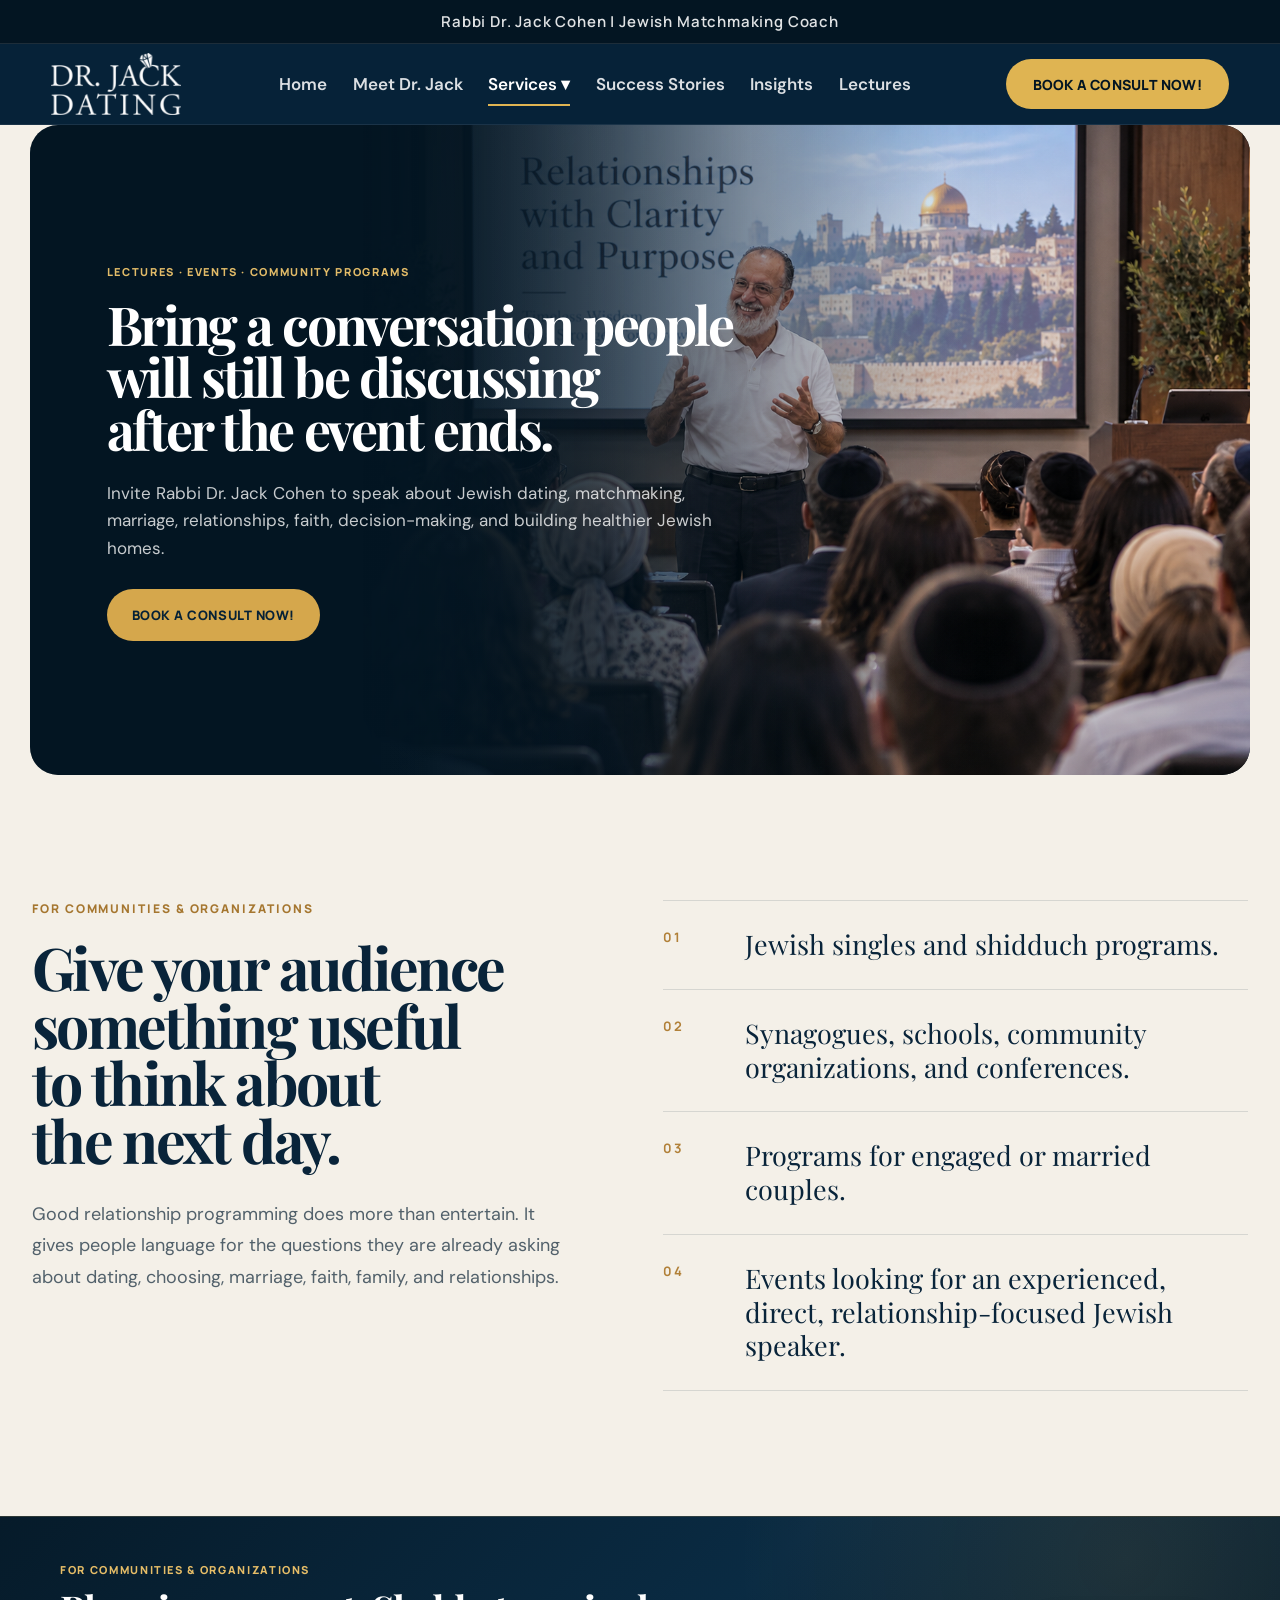
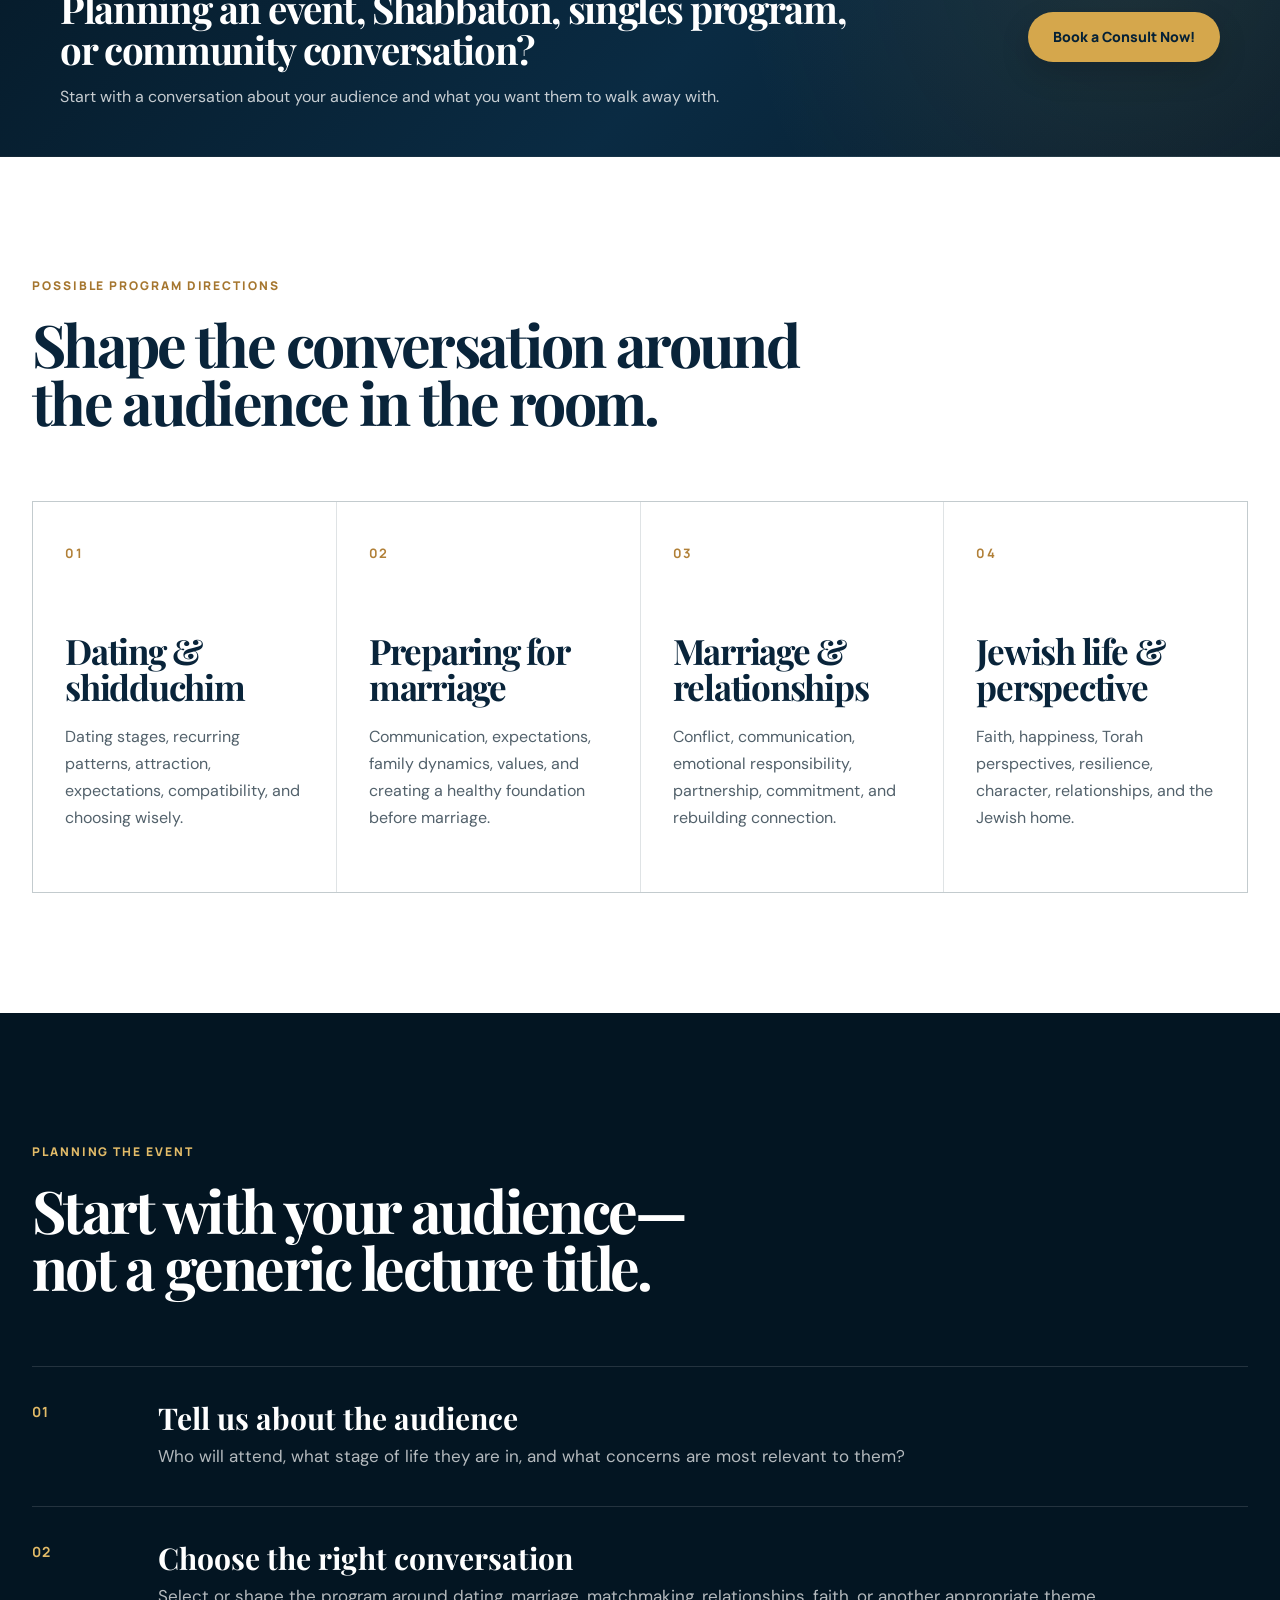
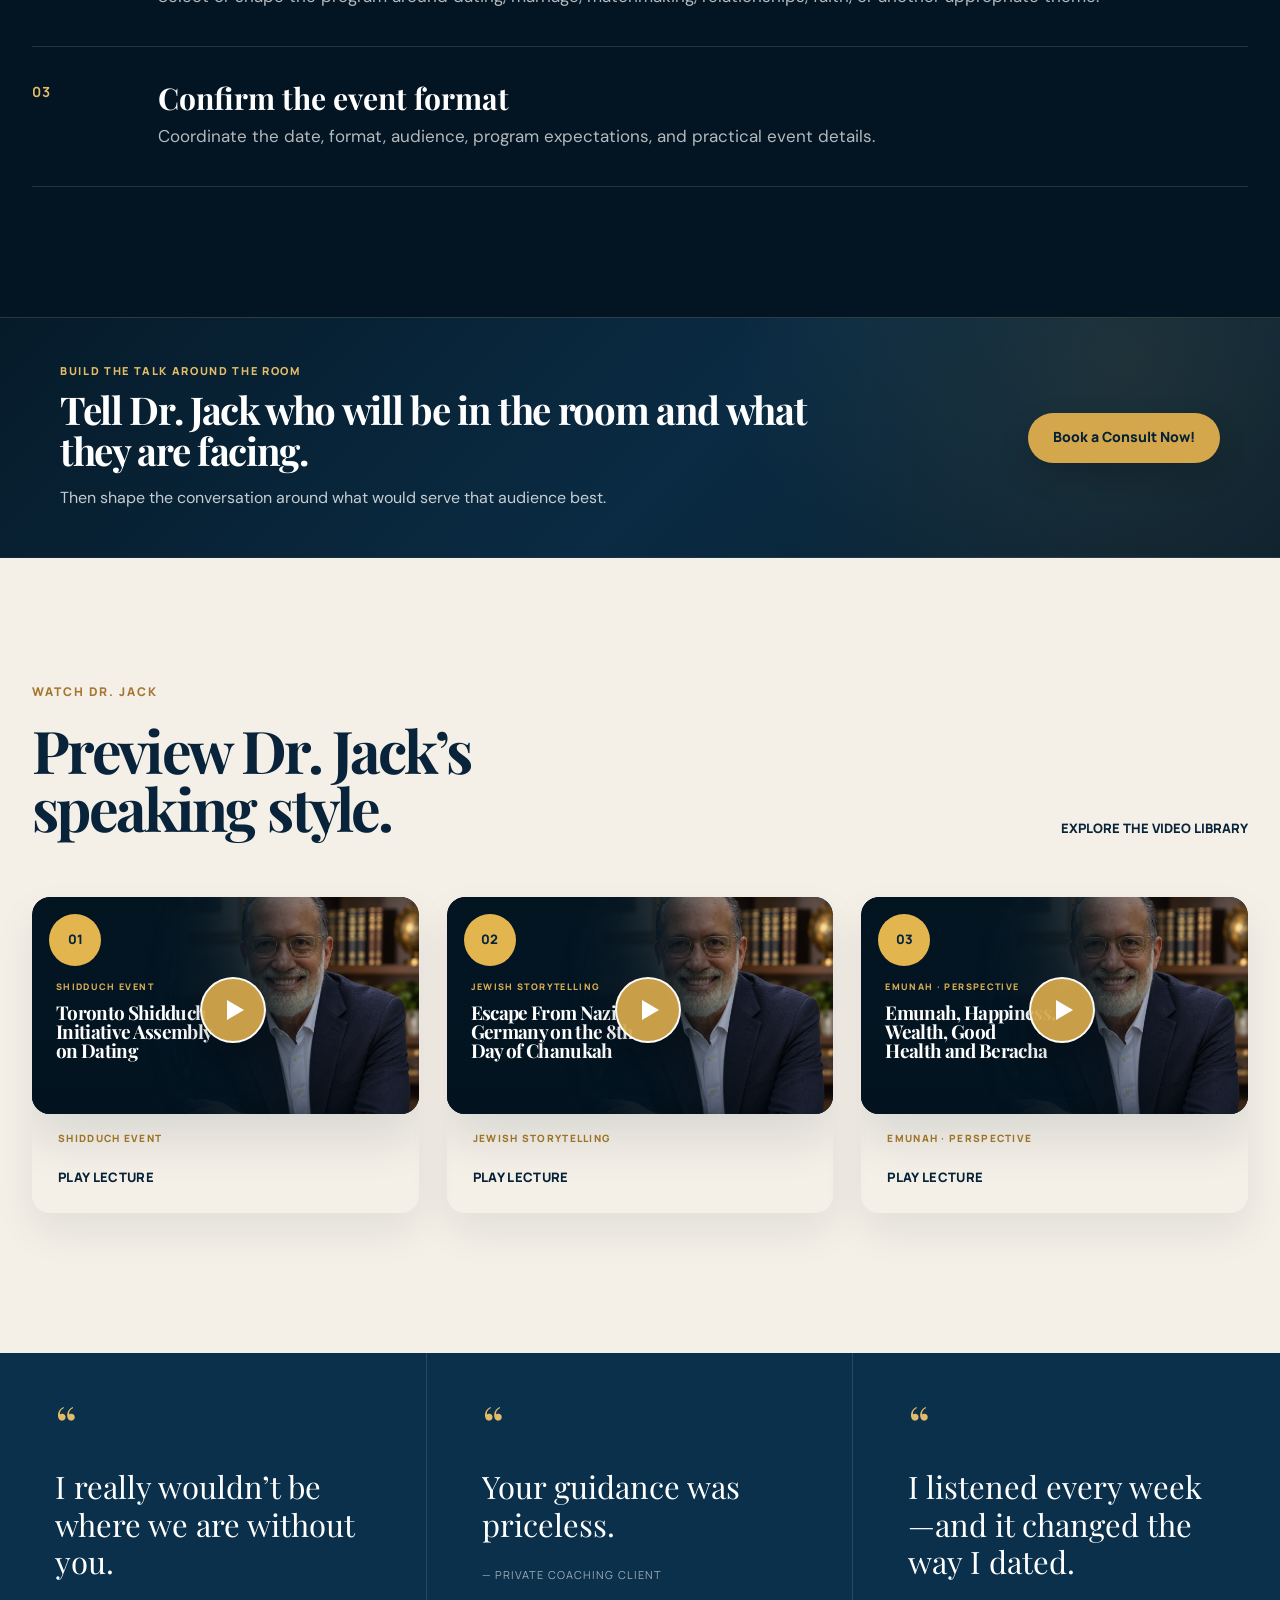
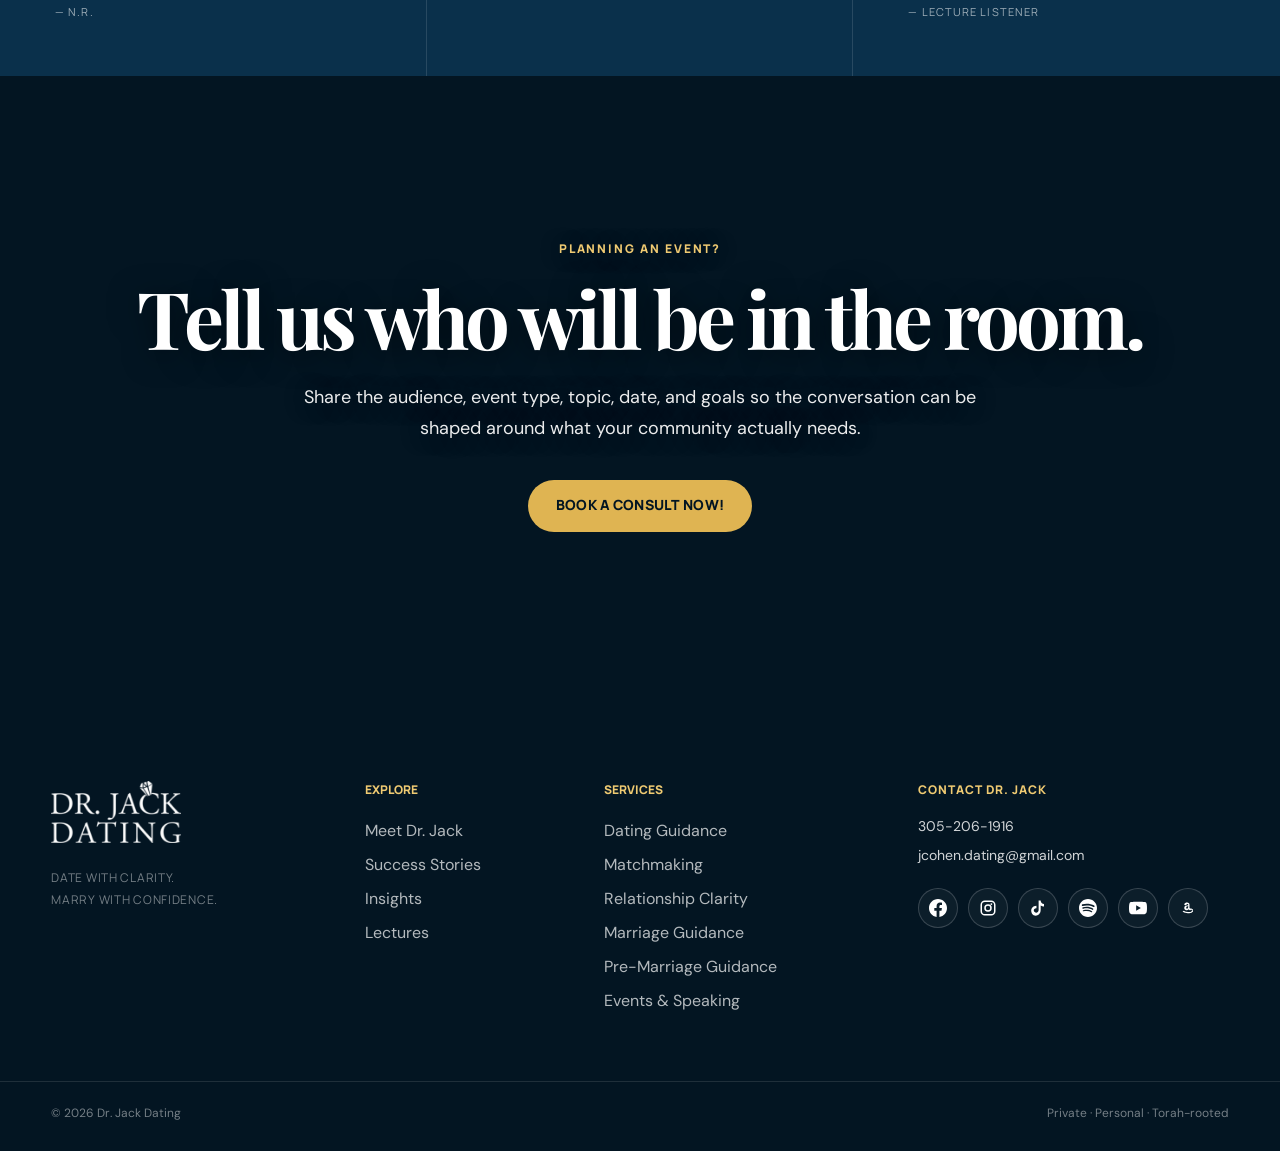
<file: services/events-speaking.html>
<!DOCTYPE html>
<html lang="en">

<head>

    <meta charset="UTF-8">

    <meta
        name="viewport"
        content="width=device-width, initial-scale=1.0"
    >

    <title>Events & Speaking | Rabbi Dr. Jack Cohen</title>

    <meta
        name="description"
        content="Invite Rabbi Dr. Jack Cohen for lectures, Jewish singles events, relationship programs, community events, and conversations about dating and marriage."
    >

    
<link rel="icon" type="image/png" href="../assets/images/branding/favicon.png">
<link rel="preconnect" href="https://fonts.googleapis.com">

    <link
        rel="preconnect"
        href="https://fonts.gstatic.com"
        crossorigin
    >

    <link
        href="https://fonts.googleapis.com/css2?family=DM+Sans:wght@400;500;600;700&family=Manrope:wght@500;600;700;800;900&family=Playfair+Display:wght@500;600;700&display=swap"
        rel="stylesheet"
    >

    <link rel="stylesheet" href="../assets/css/style.css">
    <link rel="stylesheet" href="service-page.css">


<style id="service-page-ending-fix">
.service-page .service-final-cta{position:relative!important;min-height:620px!important;display:flex!important;flex-direction:column!important;align-items:center!important;justify-content:center!important;gap:0!important;padding:110px 24px!important;overflow:hidden!important;text-align:center!important;color:#fff!important;isolation:isolate!important;background:linear-gradient(180deg,rgba(3,21,34,.22) 0%,rgba(3,21,34,.50) 48%,rgba(3,21,34,.80) 100%),linear-gradient(90deg,rgba(3,21,34,.72) 0%,rgba(3,21,34,.38) 45%,rgba(3,21,34,.68) 100%),linear-gradient(rgba(3,21,34,0),rgba(3,21,34,0)) center center/cover no-repeat!important}
.service-page .service-final-cta::before{content:"";position:absolute;inset:0;z-index:0;background:radial-gradient(circle at 50% 43%,rgba(3,21,34,.02) 0%,rgba(3,21,34,.15) 28%,rgba(3,21,34,.40) 58%,rgba(3,21,34,.72) 100%);pointer-events:none}
.service-page .service-final-cta>*{position:relative!important;z-index:2!important;grid-column:auto!important;grid-row:auto!important;justify-self:center!important;align-self:center!important;width:auto!important;max-width:none!important;margin-left:auto!important;margin-right:auto!important;text-align:center!important}
.service-page .service-final-cta small{display:block!important;max-width:760px!important;margin:0 auto 22px!important;color:var(--gold-light)!important;font-family:var(--font-display)!important;font-size:12px!important;font-weight:800!important;line-height:1.45!important;letter-spacing:.16em!important;text-transform:uppercase!important;text-shadow:0 2px 18px rgba(0,0,0,.55)!important}
.service-page .service-final-cta h2{max-width:1100px!important;margin:0 auto!important;color:#fff!important;font-family:var(--font-serif)!important;font-size:clamp(58px,6.2vw,104px)!important;font-weight:700!important;line-height:.94!important;letter-spacing:-.05em!important;text-align:center!important;text-shadow:0 4px 30px rgba(0,0,0,.52)!important}
.service-page .service-final-cta p{max-width:720px!important;margin:28px auto 0!important;color:rgba(255,255,255,.92)!important;font-size:18px!important;line-height:1.7!important;text-align:center!important;text-shadow:0 2px 20px rgba(0,0,0,.55)!important}
.service-page .service-final-cta .service-final-button{position:relative!important;inset:auto!important;float:none!important;display:inline-flex!important;align-items:center!important;justify-content:center!important;width:auto!important;min-width:0!important;height:auto!important;min-height:52px!important;margin:36px auto 0!important;padding:15px 28px!important;border:0!important;border-radius:999px!important;background:var(--gold)!important;color:var(--navy-deep)!important;font-family:var(--font-display)!important;font-size:14px!important;font-weight:900!important;line-height:1.2!important;letter-spacing:.01em!important;text-align:center!important;text-decoration:none!important;white-space:normal!important;transform:none!important}
.service-page .service-final-cta .service-final-button:hover{transform:translateY(-2px)!important}
.site-footer .footer-social-link svg{width:18px;height:18px;display:block;fill:currentColor}
.site-footer .footer-social-link span{position:absolute;width:1px;height:1px;padding:0;margin:-1px;overflow:hidden;clip:rect(0,0,0,0);white-space:nowrap;border:0}
@media(max-width:720px){.service-page .service-final-cta{min-height:520px!important;padding:80px 20px!important;background-position:55% center!important}.service-page .service-final-cta h2{font-size:clamp(44px,13vw,62px)!important}.service-page .service-final-cta p{font-size:16px!important}.service-page .service-final-cta .service-final-button{font-size:13px!important;padding:14px 22px!important}}
</style>


<style id="animated-media-video-fix">
/* Service final consultation animation now uses HTML5 video. */

.service-page .service-final-cta.loop-video-section {
    position: relative !important;
    isolation: isolate !important;
    overflow: hidden !important;
    background-color: #031522 !important;
}

.service-page .service-final-cta.loop-video-section > .loop-bg-video {
    position: absolute !important;
    inset: 0 !important;
    width: 100% !important;
    height: 100% !important;
    display: block !important;
    object-fit: cover !important;
    object-position: center center !important;
    z-index: 0 !important;
    pointer-events: none !important;
    border: 0 !important;
}

.service-page .service-final-cta.loop-video-section::before {
    content: "" !important;
    position: absolute !important;
    inset: 0 !important;
    display: block !important;
    z-index: 1 !important;
    pointer-events: none !important;
    background:
        radial-gradient(circle at 50% 43%,
            rgba(3,21,34,.02) 0%,
            rgba(3,21,34,.15) 28%,
            rgba(3,21,34,.40) 58%,
            rgba(3,21,34,.72) 100%),
        linear-gradient(180deg,
            rgba(3,21,34,.22) 0%,
            rgba(3,21,34,.50) 48%,
            rgba(3,21,34,.80) 100%),
        linear-gradient(90deg,
            rgba(3,21,34,.72) 0%,
            rgba(3,21,34,.38) 45%,
            rgba(3,21,34,.68) 100%) !important;
}

.service-page .service-final-cta.loop-video-section::after {
    content: none !important;
    display: none !important;
}

.service-page .service-final-cta.loop-video-section > *:not(.loop-bg-video) {
    position: relative !important;
    z-index: 2 !important;
}
</style>


<style id="service-index-style-video-thumbnails">
/* SERVICE VIDEO THUMBNAILS — matches homepage Featured Lectures */

.service-video-card {
    display:block!important;
    width:100%!important;
    min-width:0!important;
    padding:0!important;
    margin:0!important;
    border:0!important;
    background:transparent!important;
    color:inherit!important;
    text-align:left!important;
    cursor:pointer!important;
    font:inherit!important;
}

.service-video-stage {
    position:relative!important;
    width:100%!important;
    aspect-ratio:16/9!important;
    overflow:hidden!important;
    border-radius:18px!important;
    background:#031522!important;
    isolation:isolate!important;
    box-shadow:0 22px 50px rgba(3,25,40,.12)!important;
}

.service-video-stage>.service-video-thumbnail-image {
    position:absolute!important;
    z-index:1!important;
    top:0!important;
    right:0!important;
    width:68%!important;
    height:100%!important;
    display:block!important;
    object-fit:cover!important;
    object-position:50% 43%!important;
    transition:transform .42s cubic-bezier(.2,.7,.2,1)!important;
}

.service-video-card:hover .service-video-thumbnail-image {
    transform:scale(1.035)!important;
}

.service-video-navy {
    position:absolute!important;
    z-index:2!important;
    inset:0!important;
    pointer-events:none!important;
    background:linear-gradient(
        90deg,
        #031522 0%,
        #031522 24%,
        rgba(3,21,34,1) 31%,
        rgba(3,21,34,.99) 38%,
        rgba(3,21,34,.94) 45%,
        rgba(3,21,34,.82) 53%,
        rgba(3,21,34,.59) 61%,
        rgba(3,21,34,.34) 69%,
        rgba(3,21,34,.15) 77%,
        rgba(3,21,34,.04) 85%,
        rgba(3,21,34,0) 94%
    )!important;
}

.service-video-wash {
    position:absolute!important;
    z-index:3!important;
    inset:0!important;
    pointer-events:none!important;
    background:linear-gradient(
        180deg,
        rgba(1,14,24,.08) 0%,
        rgba(1,14,24,.02) 40%,
        rgba(1,14,24,.08) 67%,
        rgba(1,14,24,.30) 100%
    )!important;
}

.service-video-seam {
    position:absolute!important;
    z-index:4!important;
    top:-10%!important;
    bottom:-10%!important;
    left:35%!important;
    width:31%!important;
    pointer-events:none!important;
    background:radial-gradient(
        ellipse at center,
        rgba(3,21,34,.58) 0%,
        rgba(3,21,34,.29) 38%,
        rgba(3,21,34,0) 76%
    )!important;
    filter:blur(12px)!important;
}

.service-video-number {
    position:absolute!important;
    z-index:10!important;
    top:17px!important;
    left:17px!important;
    width:52px!important;
    height:52px!important;
    display:grid!important;
    place-items:center!important;
    border-radius:50%!important;
    background:#e3b54f!important;
    color:#08243a!important;
    font-family:var(--font-display,"DM Sans",Arial,sans-serif)!important;
    font-size:13px!important;
    font-weight:800!important;
    line-height:1!important;
}

.service-video-thumb-copy {
    position:absolute!important;
    z-index:7!important;
    left:24px!important;
    top:57%!important;
    width:47%!important;
    transform:translateY(-50%)!important;
}

.service-video-thumb-copy small {
    display:block!important;
    margin-bottom:10px!important;
    color:#d9ad54!important;
    font-family:var(--font-display,"DM Sans",Arial,sans-serif)!important;
    font-size:9px!important;
    font-weight:800!important;
    line-height:1.35!important;
    letter-spacing:.15em!important;
    text-transform:uppercase!important;
}

.service-video-thumb-copy strong {
    display:block!important;
    margin:0!important;
    color:#fff!important;
    font-family:var(--font-serif,"Playfair Display",Georgia,serif)!important;
    font-size:clamp(19px,1.45vw,29px)!important;
    font-weight:700!important;
    line-height:1.02!important;
    letter-spacing:-.035em!important;
    text-wrap:balance!important;
}

.service-video-card.long-title .service-video-thumb-copy strong {
    font-size:clamp(18px,1.3vw,26px)!important;
}

.service-video-card.very-long-title .service-video-thumb-copy strong {
    font-size:clamp(17px,1.15vw,23px)!important;
    line-height:1.04!important;
}

.service-video-play {
    position:absolute!important;
    z-index:12!important;
    left:52%!important;
    top:52%!important;
    width:66px!important;
    height:66px!important;
    display:grid!important;
    place-items:center!important;
    transform:translate(-50%,-50%)!important;
    border:2px solid rgba(255,255,255,.96)!important;
    border-radius:50%!important;
    background:rgba(213,167,76,.94)!important;
    box-shadow:0 15px 42px rgba(0,0,0,.30)!important;
    color:transparent!important;
    font-size:0!important;
    transition:transform .18s ease,background .18s ease!important;
}

.service-video-play::after {
    content:""!important;
    width:0!important;
    height:0!important;
    margin-left:5px!important;
    border-top:10px solid transparent!important;
    border-bottom:10px solid transparent!important;
    border-left:17px solid #fff!important;
}

.service-video-card:hover .service-video-play {
    transform:translate(-50%,-50%) scale(1.09)!important;
    background:#c99a43!important;
}

.service-video-copy {
    display:block!important;
    padding-top:18px!important;
    background:transparent!important;
}

.service-video-copy small {
    display:block!important;
    margin-bottom:8px!important;
    color:#a87928!important;
    font-family:var(--font-display,"DM Sans",Arial,sans-serif)!important;
    font-size:10px!important;
    font-weight:800!important;
    line-height:1.2!important;
    letter-spacing:.13em!important;
    text-transform:uppercase!important;
}

.service-video-copy h3,
.service-video-copy p {
    display:none!important;
}

.service-video-copy b {
    display:inline-flex!important;
    align-items:center!important;
    gap:8px!important;
    color:#062238!important;
    font-family:var(--font-display,"DM Sans",Arial,sans-serif)!important;
    font-size:13px!important;
    font-weight:900!important;
    line-height:1.2!important;
    letter-spacing:.025em!important;
    text-transform:uppercase!important;
}

@media(max-width:980px){
    .service-video-thumb-copy strong{font-size:clamp(20px,2.5vw,31px)!important}
    .service-video-card.long-title .service-video-thumb-copy strong{font-size:clamp(19px,2.25vw,28px)!important}
    .service-video-card.very-long-title .service-video-thumb-copy strong{font-size:clamp(18px,2vw,25px)!important}
}

@media(max-width:720px){
    .service-video-thumb-copy{
        left:20px!important;
        top:57%!important;
        width:48%!important
    }
    .service-video-thumb-copy strong{font-size:clamp(20px,5.2vw,28px)!important}
    .service-video-card.long-title .service-video-thumb-copy strong{font-size:clamp(18px,4.7vw,25px)!important}
    .service-video-card.very-long-title .service-video-thumb-copy strong{font-size:clamp(17px,4.3vw,22px)!important}
    .service-video-thumb-copy small{font-size:8px!important;margin-bottom:8px!important}
    .service-video-number{width:46px!important;height:46px!important;top:14px!important;left:14px!important}
    .service-video-play{width:58px!important;height:58px!important}
}
</style>

<style id="service-hero-copy-composition-final">
/* =========================================================
   SERVICE HERO — FINAL COPY + IMAGE COMPOSITION
   Marriage Guidance is intentionally excluded.
   ========================================================= */

.service-page .service-hero {
    position: relative !important;
    isolation: isolate !important;
    overflow: hidden !important;

    min-height: 650px !important;

    display: flex !important;
    align-items: center !important;

    background: #031522 !important;
}

/* IMAGE */
.service-page .service-hero-image {
    position: absolute !important;

    top: 0 !important;
    right: 0 !important;
    bottom: 0 !important;
    left: auto !important;

    z-index: 0 !important;

    width: 73% !important;
    height: 100% !important;

    display: block !important;

    object-fit: cover !important;
    object-position: 81% center !important;

    /*
       Slow alpha fade of the image itself.
       This prevents a visible vertical image edge.
    */
    -webkit-mask-image:
        linear-gradient(
            90deg,
            transparent 0%,
            rgba(0,0,0,.025) 6%,
            rgba(0,0,0,.08) 13%,
            rgba(0,0,0,.17) 20%,
            rgba(0,0,0,.30) 28%,
            rgba(0,0,0,.46) 36%,
            rgba(0,0,0,.62) 44%,
            rgba(0,0,0,.76) 52%,
            rgba(0,0,0,.88) 59%,
            rgba(0,0,0,.96) 65%,
            #000 72%,
            #000 100%
        ) !important;

    mask-image:
        linear-gradient(
            90deg,
            transparent 0%,
            rgba(0,0,0,.025) 6%,
            rgba(0,0,0,.08) 13%,
            rgba(0,0,0,.17) 20%,
            rgba(0,0,0,.30) 28%,
            rgba(0,0,0,.46) 36%,
            rgba(0,0,0,.62) 44%,
            rgba(0,0,0,.76) 52%,
            rgba(0,0,0,.88) 59%,
            rgba(0,0,0,.96) 65%,
            #000 72%,
            #000 100%
        ) !important;
}

/* LIGHT GRADIENT ABOVE THE IMAGE */
.service-page .service-hero-gradient {
    position: absolute !important;
    inset: 0 !important;

    z-index: 1 !important;
    pointer-events: none !important;

    background:
        linear-gradient(
            90deg,
            rgba(3,21,34,.28) 0%,
            rgba(3,21,34,.18) 34%,
            rgba(3,21,34,.09) 51%,
            rgba(3,21,34,.035) 67%,
            rgba(3,21,34,0) 83%
        ),
        linear-gradient(
            180deg,
            rgba(3,21,34,.01) 0%,
            rgba(3,21,34,.03) 48%,
            rgba(3,21,34,.18) 100%
        ) !important;
}

/* COPY PLACEMENT */
.service-page .service-hero-content {
    position: relative !important;

    top: auto !important;
    right: auto !important;
    bottom: auto !important;
    left: auto !important;

    transform: none !important;

    z-index: 2 !important;

    width: min(800px, 49vw) !important;
    max-width: 800px !important;

    margin:
        0
        0
        0
        clamp(48px, 6vw, 118px) !important;

    padding:
        54px
        0
        48px !important;
}

.service-page .service-eyebrow {
    margin: 0 0 18px !important;

    font-size: 11px !important;
    line-height: 1.35 !important;
    letter-spacing: .15em !important;
}

.service-page .service-hero h1 {
    max-width: 100% !important;

    margin: 0 !important;

    font-size: clamp(50px, 4.2vw, 66px) !important;
    line-height: .98 !important;
    letter-spacing: -.045em !important;
}

.service-page .service-hero-copy {
    max-width: 680px !important;

    margin: 24px 0 0 !important;

    font-size: 17px !important;
    line-height: 1.62 !important;
}

.service-page .service-primary-button {
    margin-top: 27px !important;
}

/* TABLET */
@media (max-width: 1000px) {
    .service-page .service-hero {
        min-height: 630px !important;
    }

    .service-page .service-hero-image {
        width: 82% !important;
        object-position: 72% center !important;
    }

    .service-page .service-hero-content {
        width: min(700px, calc(100% - 72px)) !important;

        margin-left:
            clamp(36px, 5vw, 68px) !important;

        padding:
            52px
            0
            46px !important;
    }

    .service-page .service-hero h1 {
        font-size:
            clamp(
                46px,
                6.1vw,
                60px
            ) !important;
    }

    .service-page .service-hero-copy {
        max-width: 590px !important;

        font-size: 16px !important;
    }
}

/* MOBILE */
@media (max-width: 640px) {
    .service-page .service-hero {
        min-height: 680px !important;

        align-items: flex-end !important;
    }

    .service-page .service-hero-image {
        inset: 0 !important;

        width: 100% !important;
        height: 100% !important;

        object-position: 68% center !important;

        -webkit-mask-image:
            linear-gradient(
                0deg,
                #000 0%,
                #000 38%,
                rgba(0,0,0,.94) 52%,
                rgba(0,0,0,.78) 65%,
                rgba(0,0,0,.55) 77%,
                rgba(0,0,0,.30) 87%,
                rgba(0,0,0,.10) 95%,
                transparent 100%
            ) !important;

        mask-image:
            linear-gradient(
                0deg,
                #000 0%,
                #000 38%,
                rgba(0,0,0,.94) 52%,
                rgba(0,0,0,.78) 65%,
                rgba(0,0,0,.55) 77%,
                rgba(0,0,0,.30) 87%,
                rgba(0,0,0,.10) 95%,
                transparent 100%
            ) !important;
    }

    .service-page .service-hero-gradient {
        background:
            linear-gradient(
                0deg,
                rgba(3,21,34,.98) 0%,
                rgba(3,21,34,.90) 45%,
                rgba(3,21,34,.47) 72%,
                rgba(3,21,34,.11) 100%
            ) !important;
    }

    .service-page .service-hero-content {
        width: calc(100% - 40px) !important;
        max-width: none !important;

        margin:
            0
            20px !important;

        padding:
            62px
            0
            46px !important;
    }

    .service-page .service-eyebrow {
        margin-bottom: 14px !important;
        font-size: 10px !important;
    }

    .service-page .service-hero h1 {
        max-width: none !important;

        font-size:
            clamp(
                39px,
                10.7vw,
                50px
            ) !important;

        line-height: .99 !important;
    }

    .service-page .service-hero-copy {
        max-width: none !important;

        margin-top: 20px !important;

        font-size: 15px !important;
        line-height: 1.58 !important;
    }

    .service-page .service-primary-button {
        margin-top: 22px !important;
    }
}
</style>


<style id="mobile-navigation-repair-20260907">
@media (min-width: 901px) {
    .mobile-menu-button,
    .mobile-navigation {
        display: none !important;
    }
}

@media (max-width: 900px) {
    .site-header {
        position: relative !important;
        z-index: 9999 !important;
        overflow: visible !important;
    }

    .site-header .header-inner {
        position: relative !important;
        z-index: 10001 !important;
    }

    .site-header .desktop-nav,
    .site-header .header-cta {
        display: none !important;
    }

    .mobile-menu-button {
        position: relative !important;
        z-index: 10005 !important;
        display: inline-flex !important;
        flex-direction: column !important;
        align-items: center !important;
        justify-content: center !important;
        gap: 8px !important;
        width: 54px !important;
        height: 54px !important;
        margin-left: auto !important;
        padding: 0 !important;
        border: 0 !important;
        background: transparent !important;
        cursor: pointer !important;
        pointer-events: auto !important;
        touch-action: manipulation !important;
        -webkit-tap-highlight-color: transparent !important;
    }

    .mobile-menu-button span {
        display: block !important;
        width: 30px !important;
        height: 3px !important;
        margin: 0 !important;
        border-radius: 999px !important;
        background: #fff !important;
        opacity: 1 !important;
        transform-origin: center !important;
        transition: transform .22s ease, opacity .22s ease !important;
    }

    .mobile-menu-button[aria-expanded="true"] span:first-child {
        transform: translateY(5.5px) rotate(45deg) !important;
    }

    .mobile-menu-button[aria-expanded="true"] span:last-child {
        transform: translateY(-5.5px) rotate(-45deg) !important;
    }

    .mobile-navigation {
        position: absolute !important;
        top: 100% !important;
        left: 0 !important;
        right: 0 !important;
        z-index: 10000 !important;
        display: none !important;
        flex-direction: column !important;
        align-items: stretch !important;
        max-height: calc(100dvh - 110px) !important;
        overflow-y: auto !important;
        overscroll-behavior: contain !important;
        padding: 14px 20px 24px !important;
        border-top: 1px solid rgba(255,255,255,.09) !important;
        background: rgba(3,21,34,.985) !important;
        box-shadow: 0 22px 44px rgba(0,0,0,.28) !important;
        pointer-events: auto !important;
    }

    .mobile-navigation.open {
        display: flex !important;
    }

    .mobile-navigation > a,
    .mobile-services-button {
        width: 100% !important;
        min-height: 50px !important;
        display: flex !important;
        align-items: center !important;
        justify-content: space-between !important;
        margin: 0 !important;
        padding: 13px 4px !important;
        border: 0 !important;
        border-bottom: 1px solid rgba(255,255,255,.08) !important;
        background: transparent !important;
        color: #fff !important;
        font: 600 15px/1.35 "DM Sans", Arial, sans-serif !important;
        text-align: left !important;
        text-decoration: none !important;
        cursor: pointer !important;
        pointer-events: auto !important;
    }

    .mobile-services-button .services-dropdown-arrow,
    .mobile-services-button > span:last-child {
        margin-left: 12px !important;
        color: #e7b241 !important;
        font-size: 14px !important;
        transition: transform .2s ease !important;
    }

    .mobile-services-button[aria-expanded="true"] .services-dropdown-arrow,
    .mobile-services-button[aria-expanded="true"] > span:last-child {
        transform: rotate(180deg) !important;
    }

    .mobile-services-menu {
        display: none !important;
        padding: 6px 0 8px 14px !important;
        background: rgba(255,255,255,.025) !important;
    }

    .mobile-services-menu.open {
        display: flex !important;
        flex-direction: column !important;
    }

    .mobile-services-menu a {
        display: block !important;
        padding: 11px 8px !important;
        color: rgba(255,255,255,.88) !important;
        font: 500 14px/1.35 "DM Sans", Arial, sans-serif !important;
        text-decoration: none !important;
    }

    .mobile-navigation .mobile-consultation {
        justify-content: center !important;
        min-height: 48px !important;
        margin-top: 16px !important;
        padding: 13px 18px !important;
        border: 0 !important;
        border-radius: 999px !important;
        background: #e7b241 !important;
        color: #061b2b !important;
        font-weight: 800 !important;
        text-align: center !important;
    }
}
</style>


<style id="mobile-hero-visibility-repair-20260907">

.mobile-hero-media { display: none; }

@media (max-width: 640px) {
    .mobile-hero-media {
        display: block !important;
        position: relative !important;
        z-index: 1 !important;
        width: 100% !important;
        height: auto !important;
        max-width: none !important;
        margin: 0 !important;
        padding: 0 !important;
        object-fit: contain !important;
        object-position: center center !important;
        border: 0 !important;
        border-radius: 0 !important;
        background: #031522 !important;
    }
}


@media (max-width: 640px) {
    .service-page .service-hero {
        display: flex !important;
        flex-direction: column !important;
        align-items: stretch !important;
        min-height: 0 !important;
        height: auto !important;
        padding: 0 !important;
        background: #031522 !important;
        overflow: hidden !important;
    }

    .service-page .service-hero-image {
        position: relative !important;
        inset: auto !important;
        order: 0 !important;
        display: block !important;
        width: 100% !important;
        height: auto !important;
        max-width: none !important;
        object-fit: contain !important;
        object-position: center center !important;
        -webkit-mask-image: none !important;
        mask-image: none !important;
        filter: brightness(.84) saturate(.94) !important;
    }

    .service-page .service-hero-gradient { display: none !important; }

    .service-page .service-hero-content {
        position: relative !important;
        inset: auto !important;
        order: 1 !important;
        width: 100% !important;
        max-width: none !important;
        margin: 0 !important;
        padding: 30px 24px 40px !important;
        background: #031522 !important;
    }
}

</style>

<!-- DJ-ADDITIONAL-CTA-STYLES-20260907-START -->
<style id="dj-additional-cta-styles-20260907">
.dj-additional-cta{position:relative;isolation:isolate;overflow:hidden;width:100%;padding:46px 28px;border-top:1px solid rgba(213,167,76,.18);border-bottom:1px solid rgba(255,255,255,.055);background:radial-gradient(circle at 88% 18%,rgba(213,167,76,.11),transparent 34%),linear-gradient(135deg,#061b2a 0%,#0a2b43 54%,#071d2d 100%);color:#fff}
.dj-additional-cta__inner{width:min(1160px,100%);margin:0 auto;display:grid;grid-template-columns:minmax(0,1fr) auto;align-items:center;gap:38px}
.dj-additional-cta__copy{max-width:820px}.dj-additional-cta__eyebrow{margin:0 0 11px;color:#e6bd67;font-family:"Manrope","DM Sans",Arial,sans-serif;font-size:11px;font-weight:800;line-height:1.3;letter-spacing:.15em;text-transform:uppercase}
.dj-additional-cta__title{margin:0;color:#fff;font-family:"Playfair Display",Georgia,serif;font-size:clamp(31px,3vw,46px);font-weight:700;line-height:1.07;letter-spacing:-.035em}.dj-additional-cta__description{max-width:760px;margin:14px 0 0;color:rgba(255,255,255,.77);font-family:"DM Sans",Arial,sans-serif;font-size:16px;font-weight:400;line-height:1.62}
.dj-additional-cta__button{display:inline-flex;align-items:center;justify-content:center;min-width:190px;min-height:50px;padding:14px 25px;border:0;border-radius:999px;background:#d5a74c;color:#052136;font-family:"Manrope","DM Sans",Arial,sans-serif;font-size:14px;font-weight:900;line-height:1.15;text-align:center;text-decoration:none;box-shadow:0 12px 30px rgba(0,0,0,.16);transition:transform 180ms ease,background 180ms ease,box-shadow 180ms ease}
.dj-additional-cta__button:hover,.dj-additional-cta__button:focus-visible{transform:translateY(-2px);background:#e4b85e;box-shadow:0 16px 34px rgba(0,0,0,.22)}
.dj-additional-cta--library{grid-column:1/-1;margin:10px 0 18px;padding:38px 34px;border:1px solid rgba(213,167,76,.18);border-radius:16px}.dj-additional-cta--library .dj-additional-cta__inner{width:100%}
@media(max-width:760px){.dj-additional-cta{padding:38px 22px}.dj-additional-cta__inner{grid-template-columns:1fr;gap:24px}.dj-additional-cta__title{font-size:clamp(30px,9vw,40px)}.dj-additional-cta__description{font-size:15px}.dj-additional-cta__button{width:100%;min-width:0}.dj-additional-cta--library{margin:8px 0 18px;padding:32px 22px;border-radius:14px}}
</style>
<!-- DJ-ADDITIONAL-CTA-STYLES-20260907-END -->
</head>


<body class="service-page">


<header class="site-header">

    <div class="header-inner">

        <a href="../index.html" class="brand">

            <img
                src="../assets/images/branding/dr-jack-logo.png"
                alt="Dr. Jack Dating"
                class="brand-logo"
            >

        </a>


        <nav class="desktop-nav">

            <a href="../index.html" class="nav-link">
                Home
            </a>

            <a href="../about.html" class="nav-link">
                Meet Dr. Jack
            </a>


            <div class="nav-dropdown">

                <button
                    class="nav-dropdown-button"
                    type="button"
                >
                    Services <span>▾</span>
                </button>


                <div class="nav-dropdown-menu">

                    <a href="dating.html">
                        <small>FOR SINGLES</small>
                        <span>Dating Guidance</span>
                    </a>

                    <a href="matchmaking.html">
                        <small>FOR A PERSONAL INTRODUCTION</small>
                        <span>Matchmaking</span>
                    </a>

                    <a href="relationship-clarity.html">
                        <small>FOR RELATIONSHIP DECISIONS</small>
                        <span>Relationship Clarity</span>
                    </a>

                    <a href="marriage.html">
                        <small>FOR COUPLES</small>
                        <span>Marriage Guidance</span>
                    </a>

                    <a href="pre-marriage.html">
                        <small>BEFORE MARRIAGE</small>
                        <span>Pre-Marriage Guidance</span>
                    </a>

                    <a href="events-speaking.html">
                        <small>LECTURES & EVENTS</small>
                        <span>Events & Speaking</span>
                    </a>

                </div>

            </div>


            <a href="../success-stories.html" class="nav-link">
                Success Stories
            </a>

            <a href="../insights.html" class="nav-link">
                Insights
            </a>

            <a href="../lectures.html" class="nav-link">
                Lectures
            </a>

        </nav>


        <a
            href="../booking.html"
            class="header-cta"
        >
            Book a Consult Now!
        </a>

    
<button class="mobile-menu-button" id="mobileMenuButton" type="button"
        aria-label="Open navigation" aria-expanded="false">
    <span></span>
    <span></span>
</button>
</div>
<nav class="mobile-navigation" id="mobileNavigation" aria-label="Mobile navigation">
    <a href="../index.html">Home</a>
    <a href="../about.html">Meet Dr. Jack</a>

    <button class="mobile-services-button" id="mobileServicesButton" type="button" aria-expanded="false">
        <span>Services</span>
        <span class="services-dropdown-arrow" aria-hidden="true">▾</span>
    </button>

    <div class="mobile-services-menu" id="mobileServicesMenu">
        <a href="dating.html">Dating Guidance</a>
        <a href="matchmaking.html">Matchmaking</a>
        <a href="relationship-clarity.html">Relationship Clarity</a>
        <a href="marriage.html">Marriage Guidance</a>
        <a href="pre-marriage.html">Pre-Marriage Guidance</a>
        <a href="events-speaking.html">Events &amp; Speaking</a>
    </div>

    <a href="../success-stories.html">Success Stories</a>
    <a href="../insights.html">Insights</a>
    <a href="../lectures.html">Lectures</a>
    <a class="mobile-consultation" href="../booking.html">Book a Consult Now!</a>
</nav>


</header>


<main>


<section class="service-hero">
<img
        src="../assets/images/services/events-speaking-hero.png"
        alt="Rabbi Dr. Jack Cohen speaking at an event"
        class="service-hero-image"
    >
<div class="service-hero-gradient"></div>
<div class="service-hero-content">
<p class="service-eyebrow">
            LECTURES · EVENTS · COMMUNITY PROGRAMS
        </p>
<h1>
            Bring a conversation people will still be discussing after the event ends.
        </h1>
<p class="service-hero-copy">
            Invite Rabbi Dr. Jack Cohen to speak about
            Jewish dating, matchmaking, marriage, relationships,
            faith, decision-making, and building healthier Jewish homes.
        </p>
<a
            href="../booking.html"
            class="service-primary-button"
        >
            Book a Consult Now!</a>
</div>
</section>


<section class="service-problem">

    <div class="service-container service-problem-grid">

        <div>

            <small class="service-section-label">
                FOR COMMUNITIES & ORGANIZATIONS
            </small>

            <h2>
                Give your audience something useful to think about the next day.
            </h2>

            <p class="service-problem-intro">
                Good relationship programming does more than entertain.
                It gives people language for the questions they are
                already asking about dating, choosing, marriage,
                faith, family, and relationships.
            </p>

        </div>


        <ul class="service-problem-list">

            <li>
                <b>01</b>
                <span>
                    Jewish singles and shidduch programs.
                </span>
            </li>

            <li>
                <b>02</b>
                <span>
                    Synagogues, schools, community organizations, and conferences.
                </span>
            </li>

            <li>
                <b>03</b>
                <span>
                    Programs for engaged or married couples.
                </span>
            </li>

            <li>
                <b>04</b>
                <span>
                    Events looking for an experienced, direct, relationship-focused Jewish speaker.
                </span>
            </li>

        </ul>

    </div>

</section>
<!-- DJ-ADDITIONAL-CTA-events-problem-START -->
<aside class="dj-additional-cta" data-dj-additional-cta="events-problem" aria-label="Private consultation">
<div class="dj-additional-cta__inner"><div class="dj-additional-cta__copy"><p class="dj-additional-cta__eyebrow">FOR COMMUNITIES &amp; ORGANIZATIONS</p><h2 class="dj-additional-cta__title">Planning an event, Shabbaton, singles program, or community conversation?</h2><p class="dj-additional-cta__description">Start with a conversation about your audience and what you want them to walk away with.</p></div><a class="dj-additional-cta__button" href="../booking.html">Book a Consult Now!</a></div>
</aside>
<!-- DJ-ADDITIONAL-CTA-events-problem-END -->



<section class="service-outcomes">

    <div class="service-container">

        <div class="service-outcome-heading">

            <small class="service-section-label">
                POSSIBLE PROGRAM DIRECTIONS
            </small>

            <h2>
                Shape the conversation around the audience in the room.
            </h2>

        </div>


        <div class="service-outcome-grid">

            <article class="service-outcome-card">
                <b>01</b>
                <h3>Dating & shidduchim</h3>
                <p>
                    Dating stages, recurring patterns,
                    attraction, expectations, compatibility,
                    and choosing wisely.
                </p>
            </article>


            <article class="service-outcome-card">
                <b>02</b>
                <h3>Preparing for marriage</h3>
                <p>
                    Communication, expectations,
                    family dynamics, values, and creating
                    a healthy foundation before marriage.
                </p>
            </article>


            <article class="service-outcome-card">
                <b>03</b>
                <h3>Marriage & relationships</h3>
                <p>
                    Conflict, communication,
                    emotional responsibility, partnership,
                    commitment, and rebuilding connection.
                </p>
            </article>


            <article class="service-outcome-card">
                <b>04</b>
                <h3>Jewish life & perspective</h3>
                <p>
                    Faith, happiness, Torah perspectives,
                    resilience, character, relationships,
                    and the Jewish home.
                </p>
            </article>

        </div>

    </div>

</section>


<section class="service-process">

    <div class="service-container">

        <div class="service-process-heading">

            <small class="service-section-label">
                PLANNING THE EVENT
            </small>

            <h2>
                Start with your audience—not a generic lecture title.
            </h2>

        </div>


        <ol class="service-process-list">

            <li>
                <b>01</b>
                <span>
                    <strong>Tell us about the audience</strong>
                    Who will attend, what stage of life they are in,
                    and what concerns are most relevant to them?
                </span>
            </li>

            <li>
                <b>02</b>
                <span>
                    <strong>Choose the right conversation</strong>
                    Select or shape the program around
                    dating, marriage, matchmaking, relationships,
                    faith, or another appropriate theme.
                </span>
            </li>

            <li>
                <b>03</b>
                <span>
                    <strong>Confirm the event format</strong>
                    Coordinate the date, format,
                    audience, program expectations,
                    and practical event details.
                </span>
            </li>

        </ol>

    </div>

</section>
<!-- DJ-ADDITIONAL-CTA-events-process-START -->
<aside class="dj-additional-cta" data-dj-additional-cta="events-process" aria-label="Private consultation">
<div class="dj-additional-cta__inner"><div class="dj-additional-cta__copy"><p class="dj-additional-cta__eyebrow">BUILD THE TALK AROUND THE ROOM</p><h2 class="dj-additional-cta__title">Tell Dr. Jack who will be in the room and what they are facing.</h2><p class="dj-additional-cta__description">Then shape the conversation around what would serve that audience best.</p></div><a class="dj-additional-cta__button" href="../booking.html">Book a Consult Now!</a></div>
</aside>
<!-- DJ-ADDITIONAL-CTA-events-process-END -->



<section class="service-video-section">
<div class="service-container">
<div class="service-video-heading">
<div>
<small class="service-section-label">
                    WATCH DR. JACK
                </small>
<h2>
                    Preview Dr. Jack’s speaking style.
                </h2>
</div>
<a
                href="../lectures.html"
                class="service-video-link"
            >
                Explore the Video Library</a>
</div>
<div class="service-video-grid">
<button
                class="service-video-card"
                data-youtube="9jbocxtNeJY"
                data-title="Toronto Shidduch Initiative Assembly on Dating"
            >
<div class="service-video-stage">
<img
                            src="../assets/images/lectures/dr-jack-lecture-thumbnail.png"
                            alt="Toronto Shidduch Initiative Assembly on Dating"
                            class="service-video-thumbnail-image"
                        >
<span class="service-video-navy" aria-hidden="true"></span>
<span class="service-video-wash" aria-hidden="true"></span>
<span class="service-video-seam" aria-hidden="true"></span>
<span class="service-video-number">01</span>
<span class="service-video-thumb-copy">
<small>SHIDDUCH EVENT</small>
<strong>Toronto Shidduch Initiative Assembly on Dating</strong>
</span>
<span class="service-video-play" aria-hidden="true"></span>
</div>
<div class="service-video-copy">
<small>SHIDDUCH EVENT</small>
<h3>Toronto Shidduch Initiative Assembly on Dating</h3>
<p>Watch Dr. Jack address a dating-focused Jewish audience.</p>
<b>Play Lecture </b>
</div>
</button>
<button
                class="service-video-card"
                data-youtube="EgGvNoLif_4"
                data-title="Escape From Nazi Germany on the 8th Day of Chanukah"
            >
<div class="service-video-stage">
<img
                            src="../assets/images/lectures/dr-jack-lecture-thumbnail.png"
                            alt="Escape From Nazi Germany on the 8th Day of Chanukah"
                            class="service-video-thumbnail-image"
                        >
<span class="service-video-navy" aria-hidden="true"></span>
<span class="service-video-wash" aria-hidden="true"></span>
<span class="service-video-seam" aria-hidden="true"></span>
<span class="service-video-number">02</span>
<span class="service-video-thumb-copy">
<small>JEWISH STORYTELLING</small>
<strong>Escape From Nazi Germany on the 8th Day of Chanukah</strong>
</span>
<span class="service-video-play" aria-hidden="true"></span>
</div>
<div class="service-video-copy">
<small>JEWISH STORYTELLING</small>
<h3>Escape From Nazi Germany on the 8th Day of Chanukah</h3>
<p>A different example of Dr. Jack’s storytelling and Jewish historical perspective.</p>
<b>Play Lecture </b>
</div>
</button>
<button
                class="service-video-card"
                data-youtube="saPBpLDMKlM"
                data-title="Emunah, Happiness, Wealth, Good Health and Beracha"
            >
<div class="service-video-stage">
<img
                            src="../assets/images/lectures/dr-jack-lecture-thumbnail.png"
                            alt="Emunah, Happiness, Wealth, Good Health and Beracha"
                            class="service-video-thumbnail-image"
                        >
<span class="service-video-navy" aria-hidden="true"></span>
<span class="service-video-wash" aria-hidden="true"></span>
<span class="service-video-seam" aria-hidden="true"></span>
<span class="service-video-number">03</span>
<span class="service-video-thumb-copy">
<small>EMUNAH · PERSPECTIVE</small>
<strong>Emunah, Happiness, Wealth, Good Health and Beracha</strong>
</span>
<span class="service-video-play" aria-hidden="true"></span>
</div>
<div class="service-video-copy">
<small>EMUNAH · PERSPECTIVE</small>
<h3>Emunah, Happiness, Wealth, Good Health and Beracha</h3>
<p>A broader example of Dr. Jack speaking beyond dating and marriage.</p>
<b>Play Lecture </b>
</div>
</button>
</div>
</div>
</section>


<section class="service-proof">

    <article>
        <span>“</span>
        <blockquote>
            I really wouldn’t be where we are without you.
        </blockquote>
        <cite>— N.R.</cite>
    </article>

    <article>
        <span>“</span>
        <blockquote>
            Your guidance was priceless.
        </blockquote>
        <cite>— Private coaching client</cite>
    </article>

    <article>
        <span>“</span>
        <blockquote>
            I listened every week—and it changed the way I dated.
        </blockquote>
        <cite>— Lecture listener</cite>
    </article>

</section>


<section class="service-final-cta loop-video-section">
<video class="loop-bg-video" autoplay muted loop playsinline preload="auto" aria-hidden="true">
<source src="../assets/images/lectures/last-section.mp4" type="video/mp4">
</video>

    <small>
        PLANNING AN EVENT?
    </small>

    <h2>
        Tell us who will be in the room.
    </h2>

    <p>
        Share the audience, event type, topic,
        date, and goals so the conversation can be
        shaped around what your community actually needs.
    </p>

    <a
        href="../booking.html"
        class="service-final-button"
    >
        Book a Consult Now! 
    </a>

</section>


</main>

<footer class="site-footer">
  <div class="container footer-grid">
    <div class="footer-brand">
      <a href="../index.html" class="footer-logo" aria-label="Dr. Jack Dating Home">
        <img src="../assets/images/branding/dr-jack-logo.png" alt="Dr. Jack Dating">
      </a>
      <p>DATE WITH CLARITY.<br>MARRY WITH CONFIDENCE.</p>
    </div>
    <div class="footer-column">
      <h3>Explore</h3>
      <a href="../about.html">Meet Dr. Jack</a>
      <a href="../success-stories.html">Success Stories</a>
      <a href="../insights.html">Insights</a>
      <a href="../lectures.html">Lectures</a>
    </div>
    <div class="footer-column">
      <h3>Services</h3>
      <a href="dating.html">Dating Guidance</a>
      <a href="matchmaking.html">Matchmaking</a>
      <a href="relationship-clarity.html">Relationship Clarity</a>
      <a href="marriage.html">Marriage Guidance</a>
      <a href="pre-marriage.html">Pre-Marriage Guidance</a>
      <a href="events-speaking.html">Events &amp; Speaking</a>
    </div>
    <div class="footer-contact">
      <h3>Contact Dr. Jack</h3>
      <div class="footer-contact-links">
        <a href="tel:+13052061916">305-206-1916</a>
        <a href="mailto:jcohen.dating@gmail.com">jcohen.dating@gmail.com</a>
      </div>
      <div class="footer-socials" aria-label="Dr. Jack Cohen social media and podcast links">
        <a class="footer-social-link" href="https://www.facebook.com/jack.cohen.581" target="_blank" rel="noopener noreferrer" aria-label="Facebook" title="Facebook"><svg viewBox="0 0 24 24" aria-hidden="true"><path d="M24 12.073C24 5.405 18.627 0 12 0S0 5.405 0 12.073C0 18.1 4.388 23.094 10.125 24v-8.437H7.078v-3.49h3.047V9.414c0-3.025 1.792-4.697 4.533-4.697 1.313 0 2.686.236 2.686.236v2.972h-1.513c-1.49 0-1.956.93-1.956 1.887v2.261h3.328l-.532 3.49h-2.796V24C19.612 23.094 24 18.1 24 12.073z"/></svg><span>Facebook</span></a>
        <a class="footer-social-link" href="https://www.instagram.com/rabbidr.jackcohen" target="_blank" rel="noopener noreferrer" aria-label="Instagram" title="Instagram"><svg viewBox="0 0 24 24" aria-hidden="true"><path d="M7.75 2h8.5A5.76 5.76 0 0 1 22 7.75v8.5A5.76 5.76 0 0 1 16.25 22h-8.5A5.76 5.76 0 0 1 2 16.25v-8.5A5.76 5.76 0 0 1 7.75 2zm0 2A3.75 3.75 0 0 0 4 7.75v8.5A3.75 3.75 0 0 0 7.75 20h8.5A3.75 3.75 0 0 0 20 16.25v-8.5A3.75 3.75 0 0 0 16.25 4h-8.5zm8.75 1.5a1.25 1.25 0 1 1 0 2.5 1.25 1.25 0 0 1 0-2.5zM12 7a5 5 0 1 1 0 10 5 5 0 0 1 0-10zm0 2a3 3 0 1 0 0 6 3 3 0 0 0 0-6z"/></svg><span>Instagram</span></a>
        <a class="footer-social-link" href="https://www.tiktok.com/@jack.cohendating" target="_blank" rel="noopener noreferrer" aria-label="TikTok" title="TikTok"><svg viewBox="0 0 24 24" aria-hidden="true"><path d="M15.5 2c.33 2.86 1.93 4.57 4.5 4.75v3.22c-1.49.15-2.8-.34-4.45-1.35v6.02c0 7.64-8.33 10.03-11.68 4.55C1.72 15.67 3.04 9.5 9.95 8.96v3.39c-.49.08-1.01.21-1.49.37-1.43.48-2.25 1.38-2.02 2.95.44 3 5.93 3.89 6.39-.56V2h2.67z"/></svg><span>TikTok</span></a>
        <a class="footer-social-link" href="https://open.spotify.com/show/1MfsFgFGgZW7IoQM9G9pkc?si=fbf35315e7fb4515" target="_blank" rel="noopener noreferrer" aria-label="Spotify" title="Spotify"><svg viewBox="0 0 24 24" aria-hidden="true"><path d="M12 0C5.373 0 0 5.373 0 12s5.373 12 12 12 12-5.373 12-12S18.627 0 12 0zm5.503 17.309a.747.747 0 0 1-1.028.248c-2.817-1.722-6.363-2.111-10.54-1.158a.748.748 0 1 1-.333-1.458c4.57-1.045 8.49-.597 11.654 1.337a.748.748 0 0 1 .247 1.031zm1.47-3.27a.936.936 0 0 1-1.287.309c-3.226-1.982-8.143-2.555-11.957-1.398a.936.936 0 1 1-.543-1.792c4.366-1.324 9.785-.684 13.478 1.584a.936.936 0 0 1 .309 1.297zm.126-3.404C15.23 8.337 8.85 8.126 5.156 9.247a1.123 1.123 0 1 1-.651-2.149C8.746 5.81 15.79 6.06 20.244 8.704a1.123 1.123 0 0 1-1.145 1.931z"/></svg><span>Spotify</span></a>
        <a class="footer-social-link" href="https://www.youtube.com/@DrJackCohen" target="_blank" rel="noopener noreferrer" aria-label="YouTube" title="YouTube"><svg viewBox="0 0 24 24" aria-hidden="true"><path d="M23.498 6.186a3.016 3.016 0 0 0-2.122-2.136C19.505 3.545 12 3.545 12 3.545s-7.505 0-9.377.505A3.017 3.017 0 0 0 .502 6.186C0 8.07 0 12 0 12s0 3.93.502 5.814a3.017 3.017 0 0 0 2.121 2.136c1.872.505 9.377.505 9.377.505s7.505 0 9.376-.505a3.016 3.016 0 0 0 2.122-2.136C24 15.93 24 12 24 12s0-3.93-.502-5.814zM9.545 15.568V8.432L15.818 12l-6.273 3.568z"/></svg><span>YouTube</span></a>
        <a class="footer-social-link amazon-music" href="https://music.amazon.com/podcasts/f4aac898-4a0e-401d-88ca-be237606399c/dr-jack-cohen's-dating-and-relationships-podcast" target="_blank" rel="noopener noreferrer" aria-label="Amazon Music" title="Amazon Music"><svg viewBox="0 0 24 24" aria-hidden="true"><path d="M6.1 15.8c3.7 2.2 8.3 2.2 11.9.1.6-.4 1.1.5.5 1-3.9 2.8-9.3 2.8-13.2.2-.7-.5 0-1.4.8-.9z"/><path d="M17.2 14.5c-.4-.5-2.5-.2-3.4-.1-.3 0-.4-.2-.1-.4 1.7-1.2 4.4-.8 4.7-.4.3.4-.1 3.1-1.7 4.4-.2.2-.5.1-.4-.2.3-.8 1.3-2.8.9-3.3z"/><path d="M14.9 12.8c-.7-.5-.9-.8-.9-1.6V8.5c0-1.1.1-2.1-.7-2.9-.6-.7-1.7-.9-2.5-.9-1.6 0-3.4.6-3.8 2.6-.1.4.2.6.5.7l1.7.2c.3 0 .5-.3.6-.6.1-.7.8-1 1.4-1 .3 0 .7.1.9.4.3.3.2.8.2 1.2v.2c-1 .1-2.3.2-3.3.6-1.2.5-2 1.5-2 3 0 1.9 1.2 2.9 2.8 2.9 1.4 0 2.1-.3 3.2-1.4.4.5.6.8 1.4 1.4.3.2.6.2.8-.1.5-.4 1.3-1.1 1.7-1.5.3-.1.2-.4 0-.5zm-2.7-2.6c0 .7 0 1.3-.3 1.9-.3.5-.7.8-1.2.8-.7 0-1.1-.5-1.1-1.3 0-1.6 1.4-1.9 2.7-1.9v.5z"/></svg><span>Amazon Music</span></a>
      </div>
    </div>
  </div>
  <div class="container footer-bottom">
    <span>© 2026 Dr. Jack Dating</span>
    <span>Private · Personal · Torah-rooted</span>
  </div>
</footer>


<div class="service-video-modal" id="serviceVideoModal">

    <div class="service-video-dialog">

        <div class="service-video-dialog-header">
            <h3 id="serviceVideoTitle">Video</h3>
            <button class="service-video-close" id="serviceVideoClose">×</button>
        </div>

        <div class="service-video-frame">

            <iframe
                id="serviceVideoFrame"
                src=""
                allow="autoplay; encrypted-media; picture-in-picture"
                allowfullscreen
            ></iframe>

        </div>

    </div>

</div>


<script src="../assets/js/main.js"></script>

<script>

document.addEventListener("DOMContentLoaded", function () {

    const modal = document.getElementById("serviceVideoModal");
    const frame = document.getElementById("serviceVideoFrame");
    const title = document.getElementById("serviceVideoTitle");
    const close = document.getElementById("serviceVideoClose");


    document.querySelectorAll(".service-video-card")
        .forEach(function (card) {

            card.addEventListener("click", function () {

                title.textContent = card.dataset.title;

                frame.src =
                    "https://www.youtube-nocookie.com/embed/" +
                    card.dataset.youtube +
                    "?autoplay=1&rel=0&playsinline=1";

                modal.classList.add("open");

                document.body.style.overflow = "hidden";

            });

        });


    function closeVideo() {

        modal.classList.remove("open");
        frame.src = "";
        document.body.style.overflow = "";

    }


    close.addEventListener("click", closeVideo);


    modal.addEventListener("click", function (event) {

        if (event.target === modal) {
            closeVideo();
        }

    });


    document.addEventListener("keydown", function (event) {

        if (event.key === "Escape") {
            closeVideo();
        }

    });

});

</script>




<script id="mobile-navigation-repair-20260907">
(function () {
    function initRepair() {
        var oldButton = document.getElementById("mobileMenuButton");
        var oldNav = document.getElementById("mobileNavigation");
        if (!oldButton || !oldNav) return;

        var button = oldButton.cloneNode(true);
        oldButton.parentNode.replaceChild(button, oldButton);

        var nav = oldNav.cloneNode(true);
        oldNav.parentNode.replaceChild(nav, oldNav);

        var servicesButton = nav.querySelector("#mobileServicesButton");
        var servicesMenu = nav.querySelector("#mobileServicesMenu");

        function setMenu(open) {
            nav.classList.toggle("open", open);
            button.setAttribute("aria-expanded", open ? "true" : "false");
            button.setAttribute("aria-label", open ? "Close navigation" : "Open navigation");
            document.body.classList.toggle("menu-open", open);
        }

        button.addEventListener("click", function (event) {
            event.preventDefault();
            event.stopPropagation();
            setMenu(!nav.classList.contains("open"));
        });

        if (servicesButton && servicesMenu) {
            servicesButton.addEventListener("click", function (event) {
                event.preventDefault();
                event.stopPropagation();
                var open = servicesMenu.classList.toggle("open");
                servicesButton.setAttribute("aria-expanded", open ? "true" : "false");
            });
        }

        nav.querySelectorAll("a").forEach(function (link) {
            link.addEventListener("click", function () {
                setMenu(false);
            });
        });

        document.addEventListener("keydown", function (event) {
            if (event.key === "Escape") setMenu(false);
        });

        window.addEventListener("resize", function () {
            if (window.innerWidth > 900) setMenu(false);
        });
    }

    if (document.readyState === "loading") {
        document.addEventListener("DOMContentLoaded", initRepair);
    } else {
        initRepair();
    }
})();
</script>

</body>
</html>
</file>
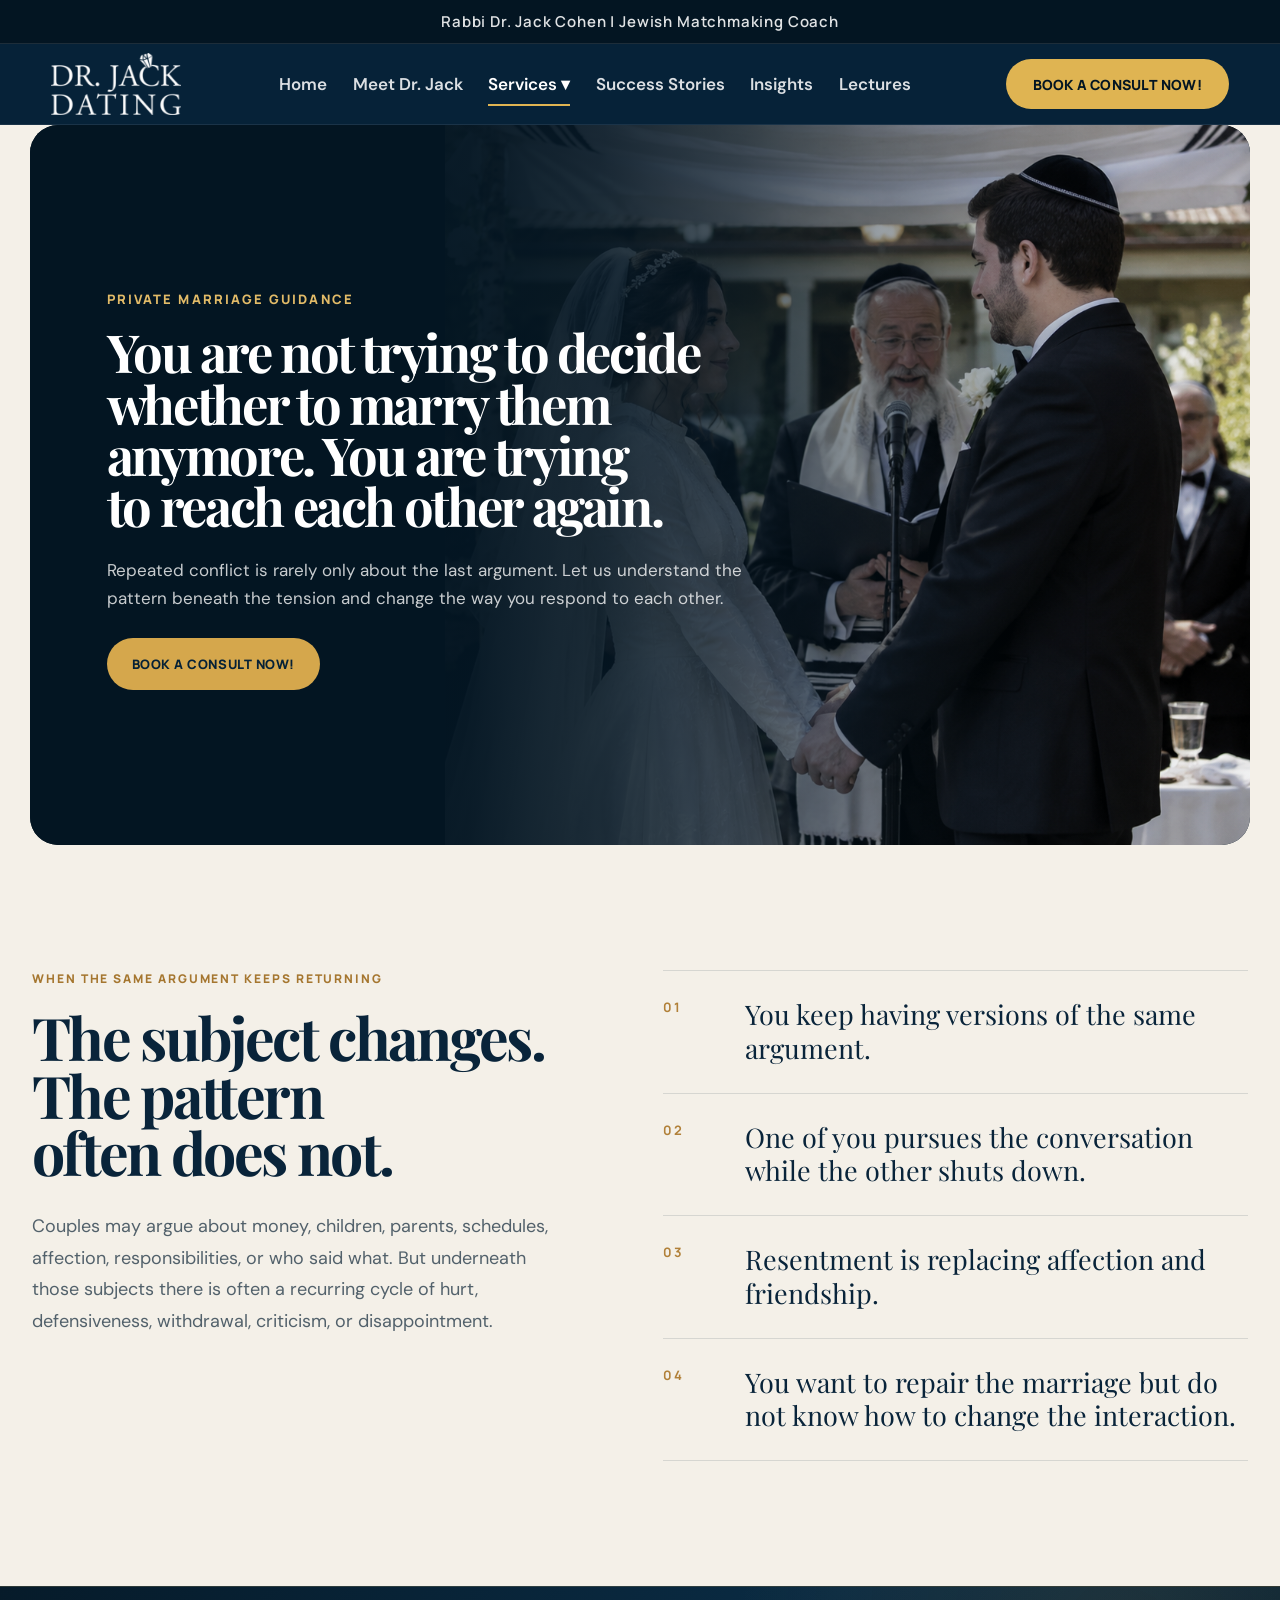
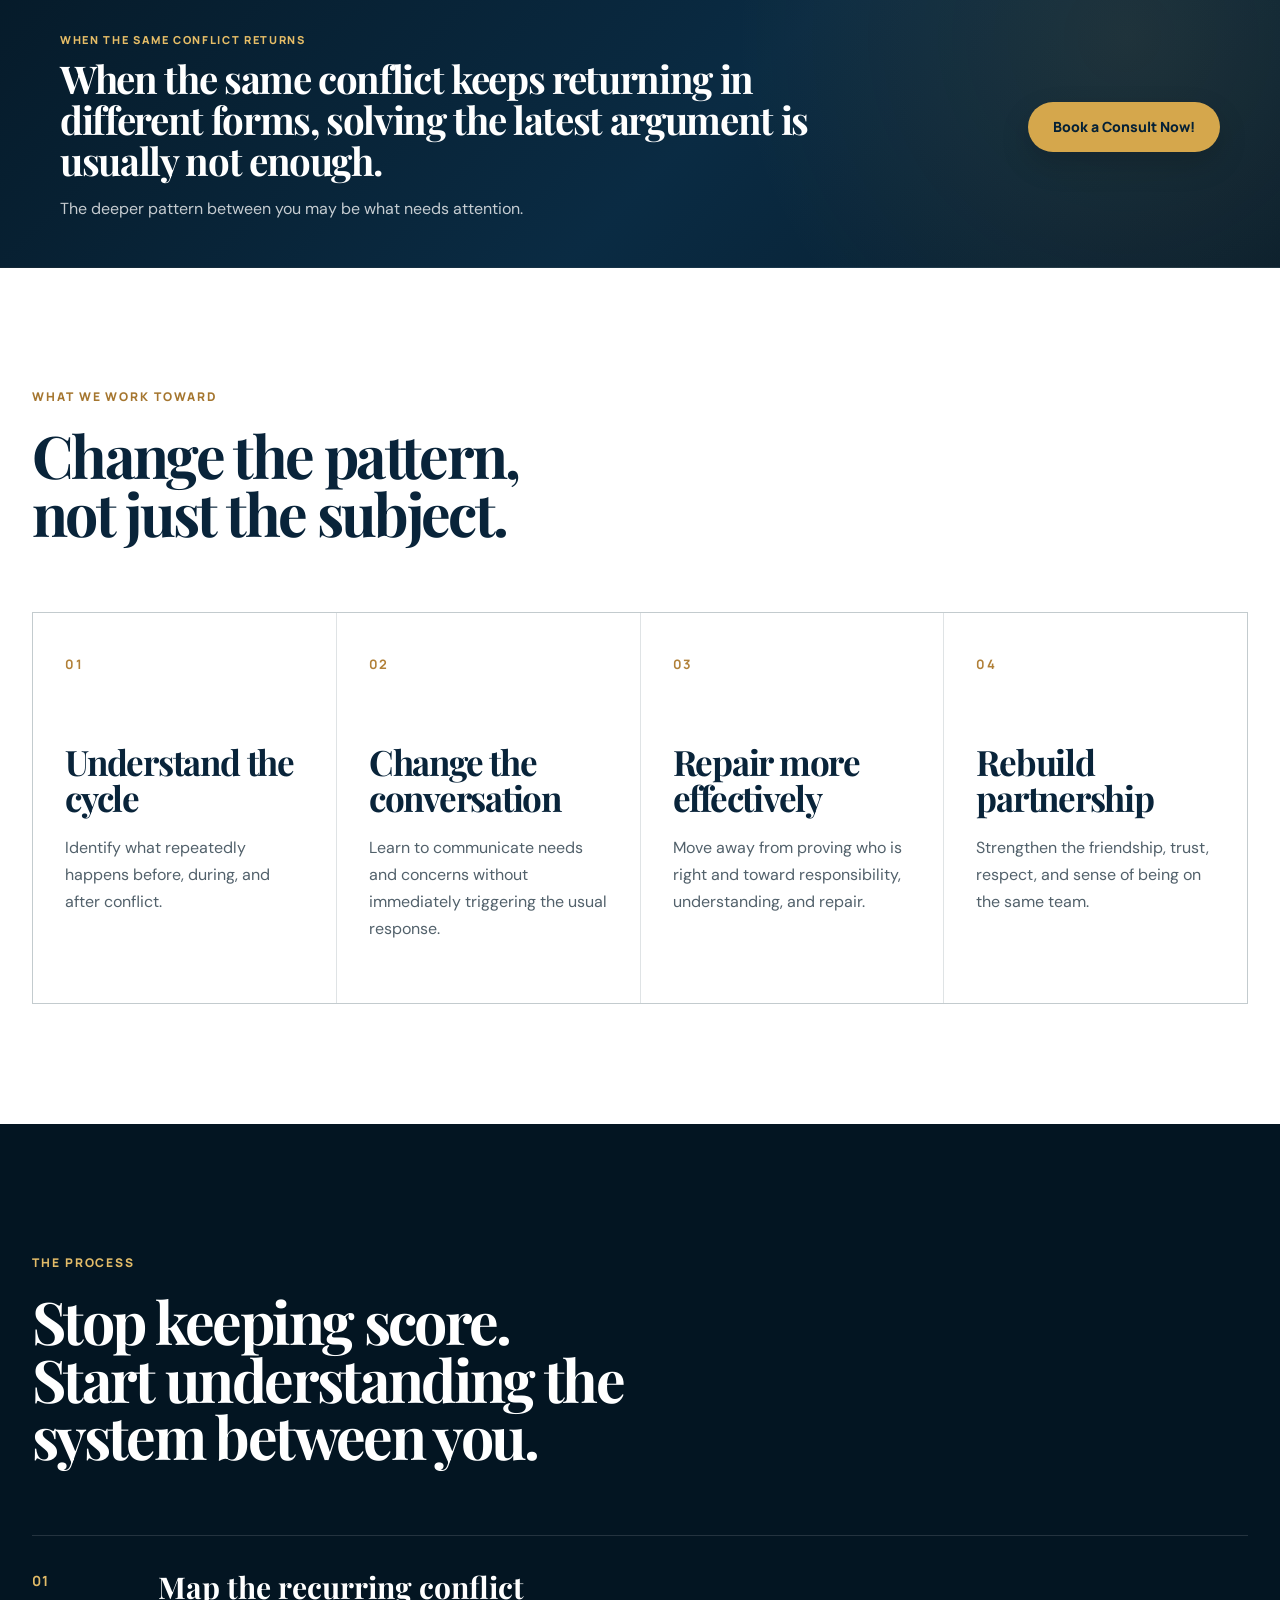
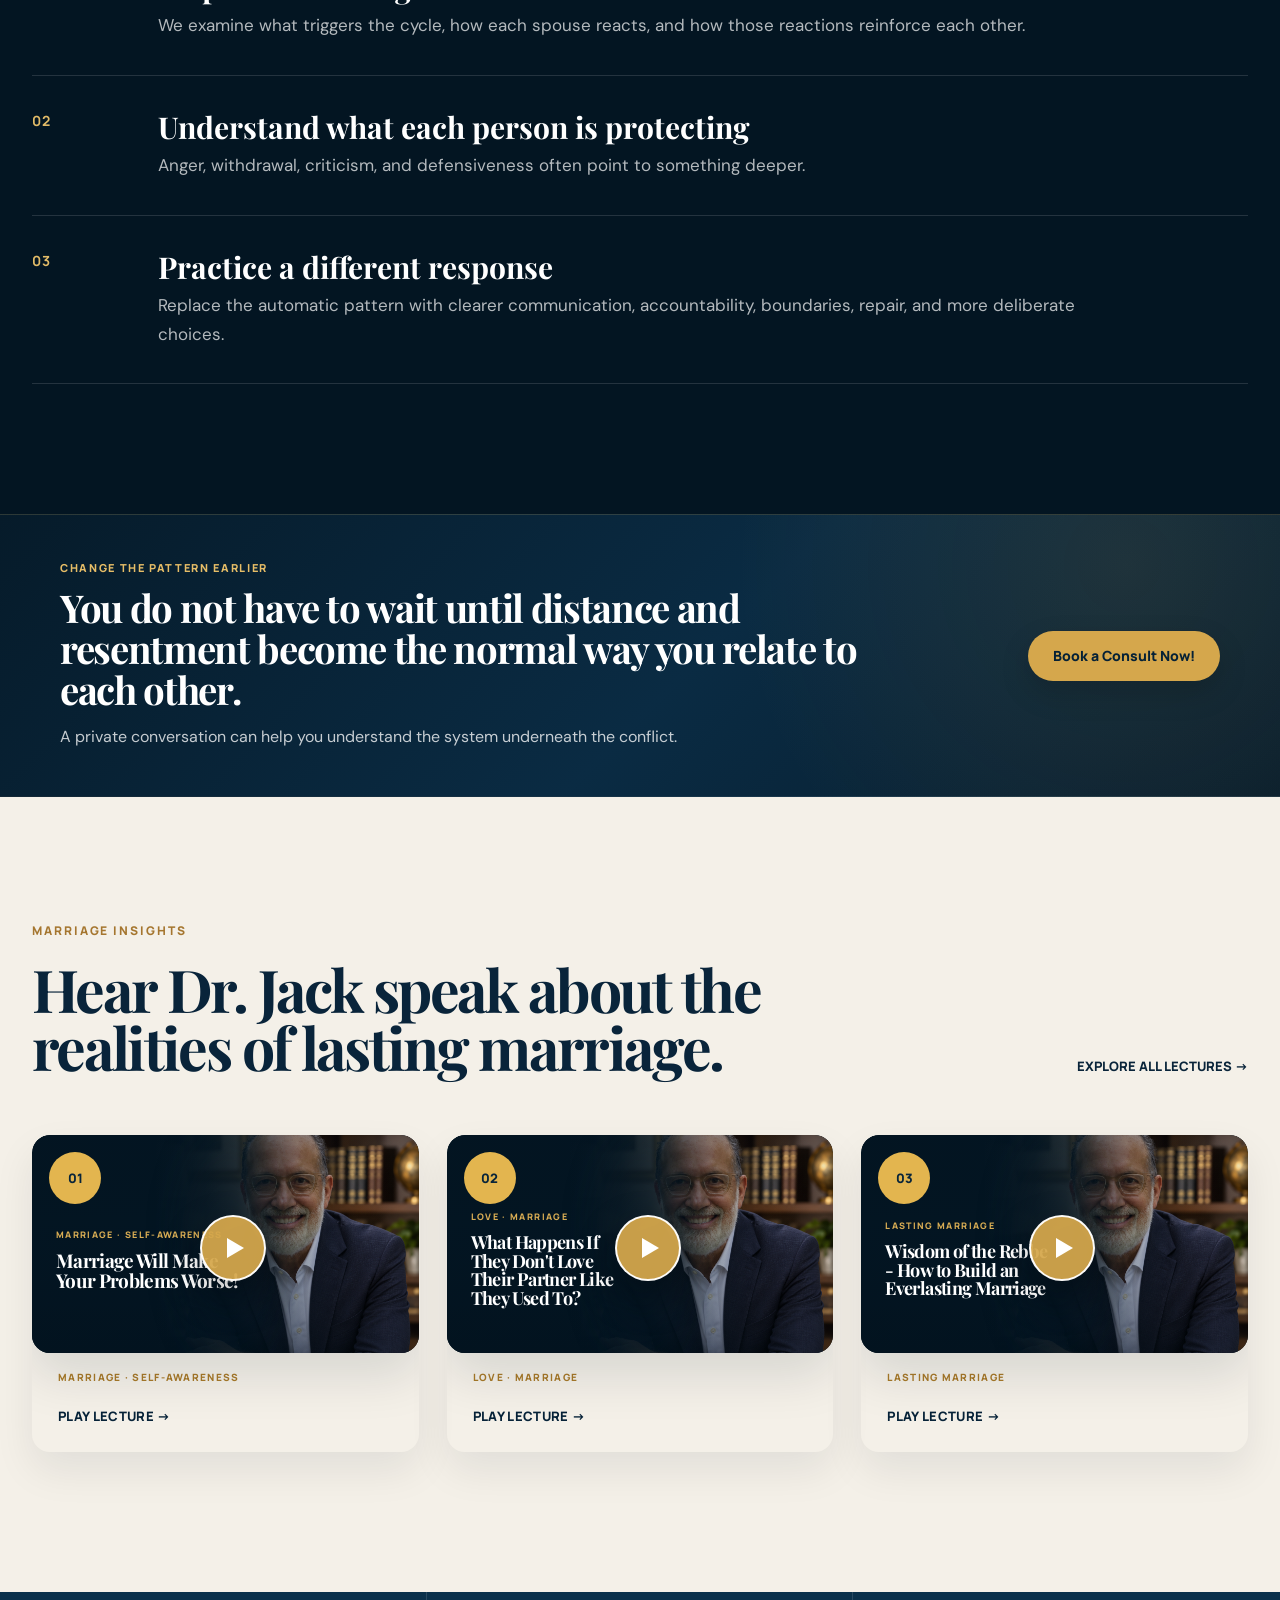
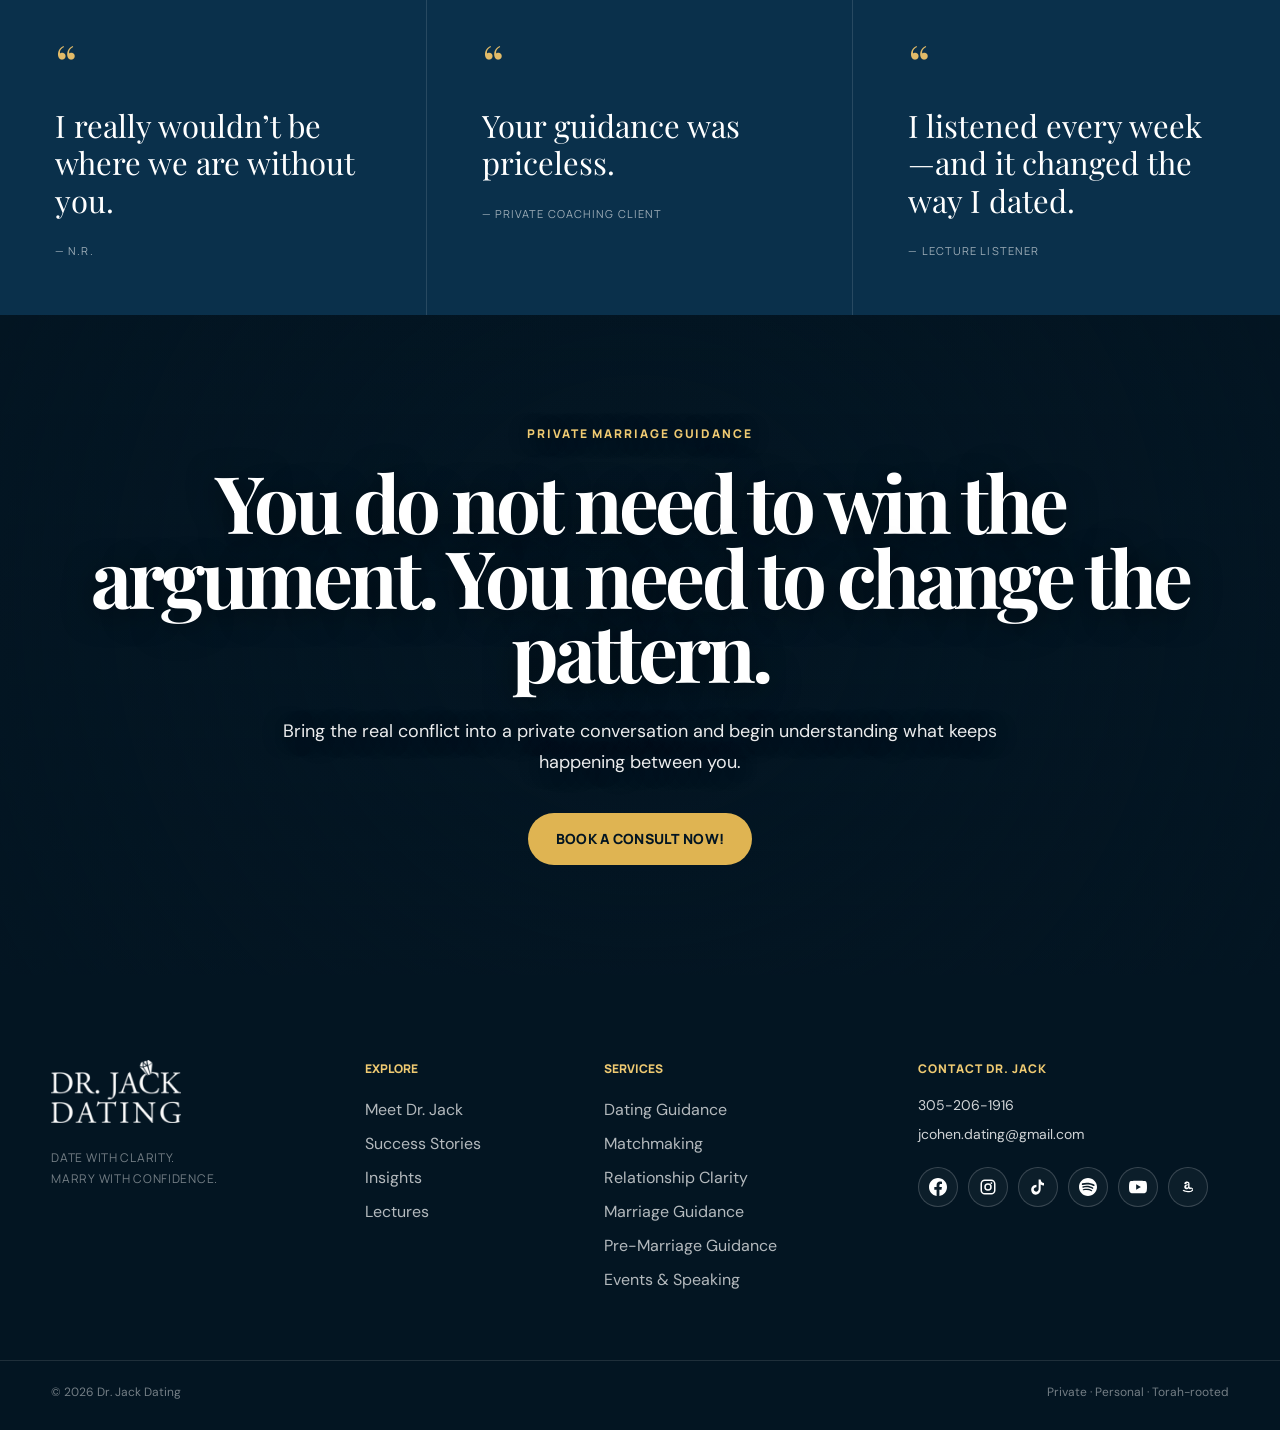
<file: services/marriage.html>
<!DOCTYPE html>
<html lang="en">

<head>

    <meta charset="UTF-8">

    <meta
        name="viewport"
        content="width=device-width, initial-scale=1.0"
    >

    <title>Marriage Guidance | Rabbi Dr. Jack Cohen</title>

    <meta
        name="description"
        content="Private Jewish marriage guidance with Rabbi Dr. Jack Cohen for couples who want to understand recurring conflict, rebuild communication, and reconnect."
    >

    
<link rel="icon" type="image/png" href="../assets/images/branding/favicon.png">
<link rel="preconnect" href="https://fonts.googleapis.com">

    <link
        rel="preconnect"
        href="https://fonts.gstatic.com"
        crossorigin
    >

    <link
        href="https://fonts.googleapis.com/css2?family=DM+Sans:wght@400;500;600;700&family=Manrope:wght@500;600;700;800;900&family=Playfair+Display:wght@500;600;700&display=swap"
        rel="stylesheet"
    >

    <link rel="stylesheet" href="../assets/css/style.css">
    <link rel="stylesheet" href="service-page.css">


<style id="service-page-ending-fix">
.service-page .service-final-cta{position:relative!important;min-height:620px!important;display:flex!important;flex-direction:column!important;align-items:center!important;justify-content:center!important;gap:0!important;padding:110px 24px!important;overflow:hidden!important;text-align:center!important;color:#fff!important;isolation:isolate!important;background:linear-gradient(180deg,rgba(3,21,34,.22) 0%,rgba(3,21,34,.50) 48%,rgba(3,21,34,.80) 100%),linear-gradient(90deg,rgba(3,21,34,.72) 0%,rgba(3,21,34,.38) 45%,rgba(3,21,34,.68) 100%),linear-gradient(rgba(3,21,34,0),rgba(3,21,34,0)) center center/cover no-repeat!important}
.service-page .service-final-cta::before{content:"";position:absolute;inset:0;z-index:0;background:radial-gradient(circle at 50% 43%,rgba(3,21,34,.02) 0%,rgba(3,21,34,.15) 28%,rgba(3,21,34,.40) 58%,rgba(3,21,34,.72) 100%);pointer-events:none}
.service-page .service-final-cta>*{position:relative!important;z-index:2!important;grid-column:auto!important;grid-row:auto!important;justify-self:center!important;align-self:center!important;width:auto!important;max-width:none!important;margin-left:auto!important;margin-right:auto!important;text-align:center!important}
.service-page .service-final-cta small{display:block!important;max-width:760px!important;margin:0 auto 22px!important;color:var(--gold-light)!important;font-family:var(--font-display)!important;font-size:12px!important;font-weight:800!important;line-height:1.45!important;letter-spacing:.16em!important;text-transform:uppercase!important;text-shadow:0 2px 18px rgba(0,0,0,.55)!important}
.service-page .service-final-cta h2{max-width:1100px!important;margin:0 auto!important;color:#fff!important;font-family:var(--font-serif)!important;font-size:clamp(58px,6.2vw,104px)!important;font-weight:700!important;line-height:.94!important;letter-spacing:-.05em!important;text-align:center!important;text-shadow:0 4px 30px rgba(0,0,0,.52)!important}
.service-page .service-final-cta p{max-width:720px!important;margin:28px auto 0!important;color:rgba(255,255,255,.92)!important;font-size:18px!important;line-height:1.7!important;text-align:center!important;text-shadow:0 2px 20px rgba(0,0,0,.55)!important}
.service-page .service-final-cta .service-final-button{position:relative!important;inset:auto!important;float:none!important;display:inline-flex!important;align-items:center!important;justify-content:center!important;width:auto!important;min-width:0!important;height:auto!important;min-height:52px!important;margin:36px auto 0!important;padding:15px 28px!important;border:0!important;border-radius:999px!important;background:var(--gold)!important;color:var(--navy-deep)!important;font-family:var(--font-display)!important;font-size:14px!important;font-weight:900!important;line-height:1.2!important;letter-spacing:.01em!important;text-align:center!important;text-decoration:none!important;white-space:normal!important;transform:none!important}
.service-page .service-final-cta .service-final-button:hover{transform:translateY(-2px)!important}
.site-footer .footer-social-link svg{width:18px;height:18px;display:block;fill:currentColor}
.site-footer .footer-social-link span{position:absolute;width:1px;height:1px;padding:0;margin:-1px;overflow:hidden;clip:rect(0,0,0,0);white-space:nowrap;border:0}
@media(max-width:720px){.service-page .service-final-cta{min-height:520px!important;padding:80px 20px!important;background-position:55% center!important}.service-page .service-final-cta h2{font-size:clamp(44px,13vw,62px)!important}.service-page .service-final-cta p{font-size:16px!important}.service-page .service-final-cta .service-final-button{font-size:13px!important;padding:14px 22px!important}}
</style>


<style id="animated-media-video-fix">
/* Service final consultation animation now uses HTML5 video. */

.service-page .service-final-cta.loop-video-section {
    position: relative !important;
    isolation: isolate !important;
    overflow: hidden !important;
    background-color: #031522 !important;
}

.service-page .service-final-cta.loop-video-section > .loop-bg-video {
    position: absolute !important;
    inset: 0 !important;
    width: 100% !important;
    height: 100% !important;
    display: block !important;
    object-fit: cover !important;
    object-position: center center !important;
    z-index: 0 !important;
    pointer-events: none !important;
    border: 0 !important;
}

.service-page .service-final-cta.loop-video-section::before {
    content: "" !important;
    position: absolute !important;
    inset: 0 !important;
    display: block !important;
    z-index: 1 !important;
    pointer-events: none !important;
    background:
        radial-gradient(circle at 50% 43%,
            rgba(3,21,34,.02) 0%,
            rgba(3,21,34,.15) 28%,
            rgba(3,21,34,.40) 58%,
            rgba(3,21,34,.72) 100%),
        linear-gradient(180deg,
            rgba(3,21,34,.22) 0%,
            rgba(3,21,34,.50) 48%,
            rgba(3,21,34,.80) 100%),
        linear-gradient(90deg,
            rgba(3,21,34,.72) 0%,
            rgba(3,21,34,.38) 45%,
            rgba(3,21,34,.68) 100%) !important;
}

.service-page .service-final-cta.loop-video-section::after {
    content: none !important;
    display: none !important;
}

.service-page .service-final-cta.loop-video-section > *:not(.loop-bg-video) {
    position: relative !important;
    z-index: 2 !important;
}
</style>


<style id="service-index-style-video-thumbnails">
/* SERVICE VIDEO THUMBNAILS — matches homepage Featured Lectures */

.service-video-card {
    display:block!important;
    width:100%!important;
    min-width:0!important;
    padding:0!important;
    margin:0!important;
    border:0!important;
    background:transparent!important;
    color:inherit!important;
    text-align:left!important;
    cursor:pointer!important;
    font:inherit!important;
}

.service-video-stage {
    position:relative!important;
    width:100%!important;
    aspect-ratio:16/9!important;
    overflow:hidden!important;
    border-radius:18px!important;
    background:#031522!important;
    isolation:isolate!important;
    box-shadow:0 22px 50px rgba(3,25,40,.12)!important;
}

.service-video-stage>.service-video-thumbnail-image {
    position:absolute!important;
    z-index:1!important;
    top:0!important;
    right:0!important;
    width:68%!important;
    height:100%!important;
    display:block!important;
    object-fit:cover!important;
    object-position:50% 43%!important;
    transition:transform .42s cubic-bezier(.2,.7,.2,1)!important;
}

.service-video-card:hover .service-video-thumbnail-image {
    transform:scale(1.035)!important;
}

.service-video-navy {
    position:absolute!important;
    z-index:2!important;
    inset:0!important;
    pointer-events:none!important;
    background:linear-gradient(
        90deg,
        #031522 0%,
        #031522 24%,
        rgba(3,21,34,1) 31%,
        rgba(3,21,34,.99) 38%,
        rgba(3,21,34,.94) 45%,
        rgba(3,21,34,.82) 53%,
        rgba(3,21,34,.59) 61%,
        rgba(3,21,34,.34) 69%,
        rgba(3,21,34,.15) 77%,
        rgba(3,21,34,.04) 85%,
        rgba(3,21,34,0) 94%
    )!important;
}

.service-video-wash {
    position:absolute!important;
    z-index:3!important;
    inset:0!important;
    pointer-events:none!important;
    background:linear-gradient(
        180deg,
        rgba(1,14,24,.08) 0%,
        rgba(1,14,24,.02) 40%,
        rgba(1,14,24,.08) 67%,
        rgba(1,14,24,.30) 100%
    )!important;
}

.service-video-seam {
    position:absolute!important;
    z-index:4!important;
    top:-10%!important;
    bottom:-10%!important;
    left:35%!important;
    width:31%!important;
    pointer-events:none!important;
    background:radial-gradient(
        ellipse at center,
        rgba(3,21,34,.58) 0%,
        rgba(3,21,34,.29) 38%,
        rgba(3,21,34,0) 76%
    )!important;
    filter:blur(12px)!important;
}

.service-video-number {
    position:absolute!important;
    z-index:10!important;
    top:17px!important;
    left:17px!important;
    width:52px!important;
    height:52px!important;
    display:grid!important;
    place-items:center!important;
    border-radius:50%!important;
    background:#e3b54f!important;
    color:#08243a!important;
    font-family:var(--font-display,"DM Sans",Arial,sans-serif)!important;
    font-size:13px!important;
    font-weight:800!important;
    line-height:1!important;
}

.service-video-thumb-copy {
    position:absolute!important;
    z-index:7!important;
    left:24px!important;
    top:57%!important;
    width:47%!important;
    transform:translateY(-50%)!important;
}

.service-video-thumb-copy small {
    display:block!important;
    margin-bottom:10px!important;
    color:#d9ad54!important;
    font-family:var(--font-display,"DM Sans",Arial,sans-serif)!important;
    font-size:9px!important;
    font-weight:800!important;
    line-height:1.35!important;
    letter-spacing:.15em!important;
    text-transform:uppercase!important;
}

.service-video-thumb-copy strong {
    display:block!important;
    margin:0!important;
    color:#fff!important;
    font-family:var(--font-serif,"Playfair Display",Georgia,serif)!important;
    font-size:clamp(19px,1.45vw,29px)!important;
    font-weight:700!important;
    line-height:1.02!important;
    letter-spacing:-.035em!important;
    text-wrap:balance!important;
}

.service-video-card.long-title .service-video-thumb-copy strong {
    font-size:clamp(18px,1.3vw,26px)!important;
}

.service-video-card.very-long-title .service-video-thumb-copy strong {
    font-size:clamp(17px,1.15vw,23px)!important;
    line-height:1.04!important;
}

.service-video-play {
    position:absolute!important;
    z-index:12!important;
    left:52%!important;
    top:52%!important;
    width:66px!important;
    height:66px!important;
    display:grid!important;
    place-items:center!important;
    transform:translate(-50%,-50%)!important;
    border:2px solid rgba(255,255,255,.96)!important;
    border-radius:50%!important;
    background:rgba(213,167,76,.94)!important;
    box-shadow:0 15px 42px rgba(0,0,0,.30)!important;
    color:transparent!important;
    font-size:0!important;
    transition:transform .18s ease,background .18s ease!important;
}

.service-video-play::after {
    content:""!important;
    width:0!important;
    height:0!important;
    margin-left:5px!important;
    border-top:10px solid transparent!important;
    border-bottom:10px solid transparent!important;
    border-left:17px solid #fff!important;
}

.service-video-card:hover .service-video-play {
    transform:translate(-50%,-50%) scale(1.09)!important;
    background:#c99a43!important;
}

.service-video-copy {
    display:block!important;
    padding-top:18px!important;
    background:transparent!important;
}

.service-video-copy small {
    display:block!important;
    margin-bottom:8px!important;
    color:#a87928!important;
    font-family:var(--font-display,"DM Sans",Arial,sans-serif)!important;
    font-size:10px!important;
    font-weight:800!important;
    line-height:1.2!important;
    letter-spacing:.13em!important;
    text-transform:uppercase!important;
}

.service-video-copy h3,
.service-video-copy p {
    display:none!important;
}

.service-video-copy b {
    display:inline-flex!important;
    align-items:center!important;
    gap:8px!important;
    color:#062238!important;
    font-family:var(--font-display,"DM Sans",Arial,sans-serif)!important;
    font-size:13px!important;
    font-weight:900!important;
    line-height:1.2!important;
    letter-spacing:.025em!important;
    text-transform:uppercase!important;
}

@media(max-width:980px){
    .service-video-thumb-copy strong{font-size:clamp(20px,2.5vw,31px)!important}
    .service-video-card.long-title .service-video-thumb-copy strong{font-size:clamp(19px,2.25vw,28px)!important}
    .service-video-card.very-long-title .service-video-thumb-copy strong{font-size:clamp(18px,2vw,25px)!important}
}

@media(max-width:720px){
    .service-video-thumb-copy{
        left:20px!important;
        top:57%!important;
        width:48%!important
    }
    .service-video-thumb-copy strong{font-size:clamp(20px,5.2vw,28px)!important}
    .service-video-card.long-title .service-video-thumb-copy strong{font-size:clamp(18px,4.7vw,25px)!important}
    .service-video-card.very-long-title .service-video-thumb-copy strong{font-size:clamp(17px,4.3vw,22px)!important}
    .service-video-thumb-copy small{font-size:8px!important;margin-bottom:8px!important}
    .service-video-number{width:46px!important;height:46px!important;top:14px!important;left:14px!important}
    .service-video-play{width:58px!important;height:58px!important}
}
</style>

<style id="marriage-hero-copy-fit-fix">
/* =========================================================
   MARRIAGE GUIDANCE HERO
   Keep the full headline visible below the header.
   ========================================================= */

.service-page .service-hero {
    min-height: 720px !important;

    display: flex !important;
    align-items: center !important;
    justify-content: flex-start !important;

    padding:
        72px
        0
        62px !important;
}

.service-page .service-hero-content {
    position: relative !important;

    top: auto !important;
    right: auto !important;
    bottom: auto !important;
    left: auto !important;

    transform: none !important;

    z-index: 3 !important;

    width: min(760px, calc(100% - 96px)) !important;
    max-width: 760px !important;

    margin:
        0
        0
        0
        clamp(48px, 6vw, 118px) !important;

    padding: 0 !important;
}

.service-page .service-hero .service-eyebrow {
    margin:
        0
        0
        18px !important;
}

.service-page .service-hero h1 {
    max-width: 760px !important;

    margin: 0 !important;

    font-size:
        clamp(
            48px,
            4.1vw,
            68px
        ) !important;

    line-height: 0.98 !important;
    letter-spacing: -0.045em !important;
}

.service-page .service-hero-copy {
    max-width: 680px !important;

    margin:
        24px
        0
        0 !important;

    font-size: 17px !important;
    line-height: 1.65 !important;
}

.service-page .service-primary-button {
    margin-top: 26px !important;
}


/* =========================================================
   TABLET
   ========================================================= */

@media (max-width: 1000px) {

    .service-page .service-hero {
        min-height: 690px !important;

        padding:
            68px
            0
            58px !important;
    }

    .service-page .service-hero-content {
        width: min(700px, calc(100% - 70px)) !important;

        margin-left:
            clamp(35px, 5vw, 70px) !important;
    }

    .service-page .service-hero h1 {
        max-width: 700px !important;

        font-size:
            clamp(
                46px,
                6.2vw,
                60px
            ) !important;
    }
}


/* =========================================================
   MOBILE
   ========================================================= */

@media (max-width: 640px) {

    .service-page .service-hero {
        min-height: 650px !important;

        align-items: flex-end !important;

        padding:
            64px
            0
            48px !important;
    }

    .service-page .service-hero-content {
        width: calc(100% - 40px) !important;
        max-width: none !important;

        margin:
            0
            20px !important;
    }

    .service-page .service-hero .service-eyebrow {
        margin-bottom: 14px !important;
    }

    .service-page .service-hero h1 {
        max-width: none !important;

        font-size:
            clamp(
                40px,
                11vw,
                50px
            ) !important;

        line-height: 0.98 !important;
    }

    .service-page .service-hero-copy {
        margin-top: 20px !important;

        font-size: 15px !important;
        line-height: 1.6 !important;
    }

    .service-page .service-primary-button {
        margin-top: 22px !important;
    }
}
</style>


<style id="mobile-navigation-repair-20260907">
@media (min-width: 901px) {
    .mobile-menu-button,
    .mobile-navigation {
        display: none !important;
    }
}

@media (max-width: 900px) {
    .site-header {
        position: relative !important;
        z-index: 9999 !important;
        overflow: visible !important;
    }

    .site-header .header-inner {
        position: relative !important;
        z-index: 10001 !important;
    }

    .site-header .desktop-nav,
    .site-header .header-cta {
        display: none !important;
    }

    .mobile-menu-button {
        position: relative !important;
        z-index: 10005 !important;
        display: inline-flex !important;
        flex-direction: column !important;
        align-items: center !important;
        justify-content: center !important;
        gap: 8px !important;
        width: 54px !important;
        height: 54px !important;
        margin-left: auto !important;
        padding: 0 !important;
        border: 0 !important;
        background: transparent !important;
        cursor: pointer !important;
        pointer-events: auto !important;
        touch-action: manipulation !important;
        -webkit-tap-highlight-color: transparent !important;
    }

    .mobile-menu-button span {
        display: block !important;
        width: 30px !important;
        height: 3px !important;
        margin: 0 !important;
        border-radius: 999px !important;
        background: #fff !important;
        opacity: 1 !important;
        transform-origin: center !important;
        transition: transform .22s ease, opacity .22s ease !important;
    }

    .mobile-menu-button[aria-expanded="true"] span:first-child {
        transform: translateY(5.5px) rotate(45deg) !important;
    }

    .mobile-menu-button[aria-expanded="true"] span:last-child {
        transform: translateY(-5.5px) rotate(-45deg) !important;
    }

    .mobile-navigation {
        position: absolute !important;
        top: 100% !important;
        left: 0 !important;
        right: 0 !important;
        z-index: 10000 !important;
        display: none !important;
        flex-direction: column !important;
        align-items: stretch !important;
        max-height: calc(100dvh - 110px) !important;
        overflow-y: auto !important;
        overscroll-behavior: contain !important;
        padding: 14px 20px 24px !important;
        border-top: 1px solid rgba(255,255,255,.09) !important;
        background: rgba(3,21,34,.985) !important;
        box-shadow: 0 22px 44px rgba(0,0,0,.28) !important;
        pointer-events: auto !important;
    }

    .mobile-navigation.open {
        display: flex !important;
    }

    .mobile-navigation > a,
    .mobile-services-button {
        width: 100% !important;
        min-height: 50px !important;
        display: flex !important;
        align-items: center !important;
        justify-content: space-between !important;
        margin: 0 !important;
        padding: 13px 4px !important;
        border: 0 !important;
        border-bottom: 1px solid rgba(255,255,255,.08) !important;
        background: transparent !important;
        color: #fff !important;
        font: 600 15px/1.35 "DM Sans", Arial, sans-serif !important;
        text-align: left !important;
        text-decoration: none !important;
        cursor: pointer !important;
        pointer-events: auto !important;
    }

    .mobile-services-button .services-dropdown-arrow,
    .mobile-services-button > span:last-child {
        margin-left: 12px !important;
        color: #e7b241 !important;
        font-size: 14px !important;
        transition: transform .2s ease !important;
    }

    .mobile-services-button[aria-expanded="true"] .services-dropdown-arrow,
    .mobile-services-button[aria-expanded="true"] > span:last-child {
        transform: rotate(180deg) !important;
    }

    .mobile-services-menu {
        display: none !important;
        padding: 6px 0 8px 14px !important;
        background: rgba(255,255,255,.025) !important;
    }

    .mobile-services-menu.open {
        display: flex !important;
        flex-direction: column !important;
    }

    .mobile-services-menu a {
        display: block !important;
        padding: 11px 8px !important;
        color: rgba(255,255,255,.88) !important;
        font: 500 14px/1.35 "DM Sans", Arial, sans-serif !important;
        text-decoration: none !important;
    }

    .mobile-navigation .mobile-consultation {
        justify-content: center !important;
        min-height: 48px !important;
        margin-top: 16px !important;
        padding: 13px 18px !important;
        border: 0 !important;
        border-radius: 999px !important;
        background: #e7b241 !important;
        color: #061b2b !important;
        font-weight: 800 !important;
        text-align: center !important;
    }
}
</style>


<style id="mobile-hero-visibility-repair-20260907">

.mobile-hero-media { display: none; }

@media (max-width: 640px) {
    .mobile-hero-media {
        display: block !important;
        position: relative !important;
        z-index: 1 !important;
        width: 100% !important;
        height: auto !important;
        max-width: none !important;
        margin: 0 !important;
        padding: 0 !important;
        object-fit: contain !important;
        object-position: center center !important;
        border: 0 !important;
        border-radius: 0 !important;
        background: #031522 !important;
    }
}


@media (max-width: 640px) {
    .service-page .service-hero {
        display: flex !important;
        flex-direction: column !important;
        align-items: stretch !important;
        min-height: 0 !important;
        height: auto !important;
        padding: 0 !important;
        background: #031522 !important;
        overflow: hidden !important;
    }

    .service-page .service-hero-image {
        position: relative !important;
        inset: auto !important;
        order: 0 !important;
        display: block !important;
        width: 100% !important;
        height: auto !important;
        max-width: none !important;
        object-fit: contain !important;
        object-position: center center !important;
        -webkit-mask-image: none !important;
        mask-image: none !important;
        filter: brightness(.84) saturate(.94) !important;
    }

    .service-page .service-hero-gradient { display: none !important; }

    .service-page .service-hero-content {
        position: relative !important;
        inset: auto !important;
        order: 1 !important;
        width: 100% !important;
        max-width: none !important;
        margin: 0 !important;
        padding: 30px 24px 40px !important;
        background: #031522 !important;
    }
}

</style>

<!-- DJ-ADDITIONAL-CTA-STYLES-20260907-START -->
<style id="dj-additional-cta-styles-20260907">
.dj-additional-cta{position:relative;isolation:isolate;overflow:hidden;width:100%;padding:46px 28px;border-top:1px solid rgba(213,167,76,.18);border-bottom:1px solid rgba(255,255,255,.055);background:radial-gradient(circle at 88% 18%,rgba(213,167,76,.11),transparent 34%),linear-gradient(135deg,#061b2a 0%,#0a2b43 54%,#071d2d 100%);color:#fff}
.dj-additional-cta__inner{width:min(1160px,100%);margin:0 auto;display:grid;grid-template-columns:minmax(0,1fr) auto;align-items:center;gap:38px}
.dj-additional-cta__copy{max-width:820px}.dj-additional-cta__eyebrow{margin:0 0 11px;color:#e6bd67;font-family:"Manrope","DM Sans",Arial,sans-serif;font-size:11px;font-weight:800;line-height:1.3;letter-spacing:.15em;text-transform:uppercase}
.dj-additional-cta__title{margin:0;color:#fff;font-family:"Playfair Display",Georgia,serif;font-size:clamp(31px,3vw,46px);font-weight:700;line-height:1.07;letter-spacing:-.035em}.dj-additional-cta__description{max-width:760px;margin:14px 0 0;color:rgba(255,255,255,.77);font-family:"DM Sans",Arial,sans-serif;font-size:16px;font-weight:400;line-height:1.62}
.dj-additional-cta__button{display:inline-flex;align-items:center;justify-content:center;min-width:190px;min-height:50px;padding:14px 25px;border:0;border-radius:999px;background:#d5a74c;color:#052136;font-family:"Manrope","DM Sans",Arial,sans-serif;font-size:14px;font-weight:900;line-height:1.15;text-align:center;text-decoration:none;box-shadow:0 12px 30px rgba(0,0,0,.16);transition:transform 180ms ease,background 180ms ease,box-shadow 180ms ease}
.dj-additional-cta__button:hover,.dj-additional-cta__button:focus-visible{transform:translateY(-2px);background:#e4b85e;box-shadow:0 16px 34px rgba(0,0,0,.22)}
.dj-additional-cta--library{grid-column:1/-1;margin:10px 0 18px;padding:38px 34px;border:1px solid rgba(213,167,76,.18);border-radius:16px}.dj-additional-cta--library .dj-additional-cta__inner{width:100%}
@media(max-width:760px){.dj-additional-cta{padding:38px 22px}.dj-additional-cta__inner{grid-template-columns:1fr;gap:24px}.dj-additional-cta__title{font-size:clamp(30px,9vw,40px)}.dj-additional-cta__description{font-size:15px}.dj-additional-cta__button{width:100%;min-width:0}.dj-additional-cta--library{margin:8px 0 18px;padding:32px 22px;border-radius:14px}}
</style>
<!-- DJ-ADDITIONAL-CTA-STYLES-20260907-END -->
</head>


<body class="service-page">


<header class="site-header">

    <div class="header-inner">

        <a href="../index.html" class="brand">
            <img
                src="../assets/images/branding/dr-jack-logo.png"
                alt="Dr. Jack Dating"
                class="brand-logo"
            >
        </a>


        <nav class="desktop-nav">

            <a href="../index.html" class="nav-link">
                Home
            </a>

            <a href="../about.html" class="nav-link">
                Meet Dr. Jack
            </a>


            <div class="nav-dropdown">

                <button
                    class="nav-dropdown-button"
                    type="button"
                >
                    Services <span>▾</span>
                </button>


                <div class="nav-dropdown-menu">

                    <a href="dating.html">
                        <small>FOR SINGLES</small>
                        <span>Dating Guidance</span>
                    </a>

                    <a href="matchmaking.html">
                        <small>FOR A PERSONAL INTRODUCTION</small>
                        <span>Matchmaking</span>
                    </a>

                    <a href="relationship-clarity.html">
                        <small>FOR RELATIONSHIP DECISIONS</small>
                        <span>Relationship Clarity</span>
                    </a>

                    <a href="marriage.html">
                        <small>FOR COUPLES</small>
                        <span>Marriage Guidance</span>
                    </a>

                    <a href="pre-marriage.html">
                        <small>BEFORE MARRIAGE</small>
                        <span>Pre-Marriage Guidance</span>
                    </a>

                    <a href="events-speaking.html">
                        <small>LECTURES & EVENTS</small>
                        <span>Events & Speaking</span>
                    </a>

                </div>

            </div>


            <a href="../success-stories.html" class="nav-link">
                Success Stories
            </a>

            <a href="../insights.html" class="nav-link">
                Insights
            </a>

            <a href="../lectures.html" class="nav-link">
                Lectures
            </a>

        </nav>


        <a
            href="../booking.html"
            class="header-cta"
        >
            Book a Consult Now!
        </a>

    
<button class="mobile-menu-button" id="mobileMenuButton" type="button"
        aria-label="Open navigation" aria-expanded="false">
    <span></span>
    <span></span>
</button>
</div>
<nav class="mobile-navigation" id="mobileNavigation" aria-label="Mobile navigation">
    <a href="../index.html">Home</a>
    <a href="../about.html">Meet Dr. Jack</a>

    <button class="mobile-services-button" id="mobileServicesButton" type="button" aria-expanded="false">
        <span>Services</span>
        <span class="services-dropdown-arrow" aria-hidden="true">▾</span>
    </button>

    <div class="mobile-services-menu" id="mobileServicesMenu">
        <a href="dating.html">Dating Guidance</a>
        <a href="matchmaking.html">Matchmaking</a>
        <a href="relationship-clarity.html">Relationship Clarity</a>
        <a href="marriage.html">Marriage Guidance</a>
        <a href="pre-marriage.html">Pre-Marriage Guidance</a>
        <a href="events-speaking.html">Events &amp; Speaking</a>
    </div>

    <a href="../success-stories.html">Success Stories</a>
    <a href="../insights.html">Insights</a>
    <a href="../lectures.html">Lectures</a>
    <a class="mobile-consultation" href="../booking.html">Book a Consult Now!</a>
</nav>


</header>


<main>


<section class="service-hero">

    <img
        src="../assets/images/services/marriage-hero.png"
        alt="Marriage guidance"
        class="service-hero-image"
    >

    <div class="service-hero-gradient"></div>


    <div class="service-hero-content">

        <p class="service-eyebrow">
            PRIVATE MARRIAGE GUIDANCE
        </p>

        <h1>
            You are not trying to decide whether to marry them anymore. You are trying to reach each other again.
        </h1>

        <p class="service-hero-copy">
            Repeated conflict is rarely only about the last argument.
            Let us understand the pattern beneath the tension
            and change the way you respond to each other.
        </p>

        <a
            href="../booking.html"
            class="service-primary-button"
        >
            Book a Consult Now!
        </a>

    </div>

</section>


<section class="service-problem">

    <div class="service-container service-problem-grid">

        <div>

            <small class="service-section-label">
                WHEN THE SAME ARGUMENT KEEPS RETURNING
            </small>

            <h2>
                The subject changes. The pattern often does not.
            </h2>

            <p class="service-problem-intro">
                Couples may argue about money, children,
                parents, schedules, affection, responsibilities,
                or who said what. But underneath those subjects
                there is often a recurring cycle of hurt,
                defensiveness, withdrawal, criticism, or disappointment.
            </p>

        </div>


        <ul class="service-problem-list">

            <li>
                <b>01</b>
                <span>
                    You keep having versions of the same argument.
                </span>
            </li>

            <li>
                <b>02</b>
                <span>
                    One of you pursues the conversation while the other shuts down.
                </span>
            </li>

            <li>
                <b>03</b>
                <span>
                    Resentment is replacing affection and friendship.
                </span>
            </li>

            <li>
                <b>04</b>
                <span>
                    You want to repair the marriage but do not know how to change the interaction.
                </span>
            </li>

        </ul>

    </div>

</section>
<!-- DJ-ADDITIONAL-CTA-marriage-problem-START -->
<aside class="dj-additional-cta" data-dj-additional-cta="marriage-problem" aria-label="Private consultation">
<div class="dj-additional-cta__inner"><div class="dj-additional-cta__copy"><p class="dj-additional-cta__eyebrow">WHEN THE SAME CONFLICT RETURNS</p><h2 class="dj-additional-cta__title">When the same conflict keeps returning in different forms, solving the latest argument is usually not enough.</h2><p class="dj-additional-cta__description">The deeper pattern between you may be what needs attention.</p></div><a class="dj-additional-cta__button" href="../booking.html">Book a Consult Now!</a></div>
</aside>
<!-- DJ-ADDITIONAL-CTA-marriage-problem-END -->



<section class="service-outcomes">

    <div class="service-container">

        <div class="service-outcome-heading">

            <small class="service-section-label">
                WHAT WE WORK TOWARD
            </small>

            <h2>
                Change the pattern, not just the subject.
            </h2>

        </div>


        <div class="service-outcome-grid">

            <article class="service-outcome-card">
                <b>01</b>
                <h3>Understand the cycle</h3>
                <p>
                    Identify what repeatedly happens before,
                    during, and after conflict.
                </p>
            </article>


            <article class="service-outcome-card">
                <b>02</b>
                <h3>Change the conversation</h3>
                <p>
                    Learn to communicate needs and concerns
                    without immediately triggering the usual response.
                </p>
            </article>


            <article class="service-outcome-card">
                <b>03</b>
                <h3>Repair more effectively</h3>
                <p>
                    Move away from proving who is right
                    and toward responsibility, understanding, and repair.
                </p>
            </article>


            <article class="service-outcome-card">
                <b>04</b>
                <h3>Rebuild partnership</h3>
                <p>
                    Strengthen the friendship, trust,
                    respect, and sense of being on the same team.
                </p>
            </article>

        </div>

    </div>

</section>


<section class="service-process">

    <div class="service-container">

        <div class="service-process-heading">

            <small class="service-section-label">
                THE PROCESS
            </small>

            <h2>
                Stop keeping score. Start understanding the system between you.
            </h2>

        </div>


        <ol class="service-process-list">

            <li>
                <b>01</b>
                <span>
                    <strong>Map the recurring conflict</strong>
                    We examine what triggers the cycle,
                    how each spouse reacts, and how those reactions
                    reinforce each other.
                </span>
            </li>

            <li>
                <b>02</b>
                <span>
                    <strong>Understand what each person is protecting</strong>
                    Anger, withdrawal, criticism, and defensiveness
                    often point to something deeper.
                </span>
            </li>

            <li>
                <b>03</b>
                <span>
                    <strong>Practice a different response</strong>
                    Replace the automatic pattern with clearer
                    communication, accountability, boundaries,
                    repair, and more deliberate choices.
                </span>
            </li>

        </ol>

    </div>

</section>
<!-- DJ-ADDITIONAL-CTA-marriage-process-START -->
<aside class="dj-additional-cta" data-dj-additional-cta="marriage-process" aria-label="Private consultation">
<div class="dj-additional-cta__inner"><div class="dj-additional-cta__copy"><p class="dj-additional-cta__eyebrow">CHANGE THE PATTERN EARLIER</p><h2 class="dj-additional-cta__title">You do not have to wait until distance and resentment become the normal way you relate to each other.</h2><p class="dj-additional-cta__description">A private conversation can help you understand the system underneath the conflict.</p></div><a class="dj-additional-cta__button" href="../booking.html">Book a Consult Now!</a></div>
</aside>
<!-- DJ-ADDITIONAL-CTA-marriage-process-END -->



<section class="service-video-section">

    <div class="service-container">

        <div class="service-video-heading">

            <div>

                <small class="service-section-label">
                    MARRIAGE INSIGHTS
                </small>

                <h2>
                    Hear Dr. Jack speak about the realities of lasting marriage.
                </h2>

            </div>

            <a
                href="../lectures.html"
                class="service-video-link"
            >
                Explore All Lectures →
            </a>

        </div>


        <div class="service-video-grid">


            <button
                class="service-video-card"
                data-youtube="TnIYPy_y63o"
                data-title="Marriage Will Make Your Problems Worse!"
            >
                    <div class="service-video-stage">
                        <img
                            src="../assets/images/lectures/dr-jack-lecture-thumbnail.png"
                            alt="Marriage Will Make Your Problems Worse!"
                            class="service-video-thumbnail-image"
                        >
                        <span class="service-video-navy" aria-hidden="true"></span>
                        <span class="service-video-wash" aria-hidden="true"></span>
                        <span class="service-video-seam" aria-hidden="true"></span>

                        <span class="service-video-number">01</span>

                        <span class="service-video-thumb-copy">
                            <small>MARRIAGE · SELF-AWARENESS</small>
                            <strong>Marriage Will Make Your Problems Worse!</strong>
                        </span>

                        <span class="service-video-play" aria-hidden="true"></span>
                    </div>

                    <div class="service-video-copy">
                        <small>MARRIAGE · SELF-AWARENESS</small>
                        <h3>Marriage Will Make Your Problems Worse!</h3>
                        <p>Marriage does not automatically resolve the patterns we avoid bringing into it.</p>
                        <b>Play Lecture →</b>
                    </div>
                </button>


            <button
                class="service-video-card long-title"
                data-youtube="lScO_k92qwE"
                data-title="What Happens If They Don't Love Their Partner Like They Used To?"
            >
                    <div class="service-video-stage">
                        <img
                            src="../assets/images/lectures/dr-jack-lecture-thumbnail.png"
                            alt="What Happens If They Don't Love Their Partner Like They Used To?"
                            class="service-video-thumbnail-image"
                        >
                        <span class="service-video-navy" aria-hidden="true"></span>
                        <span class="service-video-wash" aria-hidden="true"></span>
                        <span class="service-video-seam" aria-hidden="true"></span>

                        <span class="service-video-number">02</span>

                        <span class="service-video-thumb-copy">
                            <small>LOVE · MARRIAGE</small>
                            <strong>What Happens If They Don't Love Their Partner Like They Used To?</strong>
                        </span>

                        <span class="service-video-play" aria-hidden="true"></span>
                    </div>

                    <div class="service-video-copy">
                        <small>LOVE · MARRIAGE</small>
                        <h3>What Happens If They Don't Love Their Partner Like They Used To?</h3>
                        <p>Feelings can move through seasons. What matters is how a couple responds to that change.</p>
                        <b>Play Lecture →</b>
                    </div>
                </button>


            <button
                class="service-video-card long-title"
                data-youtube="OfFsjSSjfcA"
                data-title="Wisdom of the Rebbe - How to Build an Everlasting Marriage"
            >
                    <div class="service-video-stage">
                        <img
                            src="../assets/images/lectures/dr-jack-lecture-thumbnail.png"
                            alt="Wisdom of the Rebbe - How to Build an Everlasting Marriage"
                            class="service-video-thumbnail-image"
                        >
                        <span class="service-video-navy" aria-hidden="true"></span>
                        <span class="service-video-wash" aria-hidden="true"></span>
                        <span class="service-video-seam" aria-hidden="true"></span>

                        <span class="service-video-number">03</span>

                        <span class="service-video-thumb-copy">
                            <small>LASTING MARRIAGE</small>
                            <strong>Wisdom of the Rebbe - How to Build an Everlasting Marriage</strong>
                        </span>

                        <span class="service-video-play" aria-hidden="true"></span>
                    </div>

                    <div class="service-video-copy">
                        <small>LASTING MARRIAGE</small>
                        <h3>Wisdom of the Rebbe - How to Build an Everlasting Marriage</h3>
                        <p>A Torah-rooted perspective on commitment and building a marriage meant to endure.</p>
                        <b>Play Lecture →</b>
                    </div>
                </button>


        </div>

    </div>

</section>


<section class="service-proof">

    <article>
        <span>“</span>
        <blockquote>
            I really wouldn’t be where we are without you.
        </blockquote>
        <cite>— N.R.</cite>
    </article>

    <article>
        <span>“</span>
        <blockquote>
            Your guidance was priceless.
        </blockquote>
        <cite>— Private coaching client</cite>
    </article>

    <article>
        <span>“</span>
        <blockquote>
            I listened every week—and it changed the way I dated.
        </blockquote>
        <cite>— Lecture listener</cite>
    </article>

</section>


<section class="service-final-cta loop-video-section">
<video class="loop-bg-video" autoplay muted loop playsinline preload="auto" aria-hidden="true">
<source src="../assets/images/lectures/last-section.mp4" type="video/mp4">
</video>

    <small>
        PRIVATE MARRIAGE GUIDANCE
    </small>

    <h2>
        You do not need to win the argument. You need to change the pattern.
    </h2>

    <p>
        Bring the real conflict into a private conversation
        and begin understanding what keeps happening between you.
    </p>

    <a
        href="../booking.html"
        class="service-final-button"
    >
        Book a Consult Now! 
    </a>

</section>


</main>

<footer class="site-footer">
  <div class="container footer-grid">
    <div class="footer-brand">
      <a href="../index.html" class="footer-logo" aria-label="Dr. Jack Dating Home">
        <img src="../assets/images/branding/dr-jack-logo.png" alt="Dr. Jack Dating">
      </a>
      <p>DATE WITH CLARITY.<br>MARRY WITH CONFIDENCE.</p>
    </div>
    <div class="footer-column">
      <h3>Explore</h3>
      <a href="../about.html">Meet Dr. Jack</a>
      <a href="../success-stories.html">Success Stories</a>
      <a href="../insights.html">Insights</a>
      <a href="../lectures.html">Lectures</a>
    </div>
    <div class="footer-column">
      <h3>Services</h3>
      <a href="dating.html">Dating Guidance</a>
      <a href="matchmaking.html">Matchmaking</a>
      <a href="relationship-clarity.html">Relationship Clarity</a>
      <a href="marriage.html">Marriage Guidance</a>
      <a href="pre-marriage.html">Pre-Marriage Guidance</a>
      <a href="events-speaking.html">Events &amp; Speaking</a>
    </div>
    <div class="footer-contact">
      <h3>Contact Dr. Jack</h3>
      <div class="footer-contact-links">
        <a href="tel:+13052061916">305-206-1916</a>
        <a href="mailto:jcohen.dating@gmail.com">jcohen.dating@gmail.com</a>
      </div>
      <div class="footer-socials" aria-label="Dr. Jack Cohen social media and podcast links">
        <a class="footer-social-link" href="https://www.facebook.com/jack.cohen.581" target="_blank" rel="noopener noreferrer" aria-label="Facebook" title="Facebook"><svg viewBox="0 0 24 24" aria-hidden="true"><path d="M24 12.073C24 5.405 18.627 0 12 0S0 5.405 0 12.073C0 18.1 4.388 23.094 10.125 24v-8.437H7.078v-3.49h3.047V9.414c0-3.025 1.792-4.697 4.533-4.697 1.313 0 2.686.236 2.686.236v2.972h-1.513c-1.49 0-1.956.93-1.956 1.887v2.261h3.328l-.532 3.49h-2.796V24C19.612 23.094 24 18.1 24 12.073z"/></svg><span>Facebook</span></a>
        <a class="footer-social-link" href="https://www.instagram.com/rabbidr.jackcohen" target="_blank" rel="noopener noreferrer" aria-label="Instagram" title="Instagram"><svg viewBox="0 0 24 24" aria-hidden="true"><path d="M7.75 2h8.5A5.76 5.76 0 0 1 22 7.75v8.5A5.76 5.76 0 0 1 16.25 22h-8.5A5.76 5.76 0 0 1 2 16.25v-8.5A5.76 5.76 0 0 1 7.75 2zm0 2A3.75 3.75 0 0 0 4 7.75v8.5A3.75 3.75 0 0 0 7.75 20h8.5A3.75 3.75 0 0 0 20 16.25v-8.5A3.75 3.75 0 0 0 16.25 4h-8.5zm8.75 1.5a1.25 1.25 0 1 1 0 2.5 1.25 1.25 0 0 1 0-2.5zM12 7a5 5 0 1 1 0 10 5 5 0 0 1 0-10zm0 2a3 3 0 1 0 0 6 3 3 0 0 0 0-6z"/></svg><span>Instagram</span></a>
        <a class="footer-social-link" href="https://www.tiktok.com/@jack.cohendating" target="_blank" rel="noopener noreferrer" aria-label="TikTok" title="TikTok"><svg viewBox="0 0 24 24" aria-hidden="true"><path d="M15.5 2c.33 2.86 1.93 4.57 4.5 4.75v3.22c-1.49.15-2.8-.34-4.45-1.35v6.02c0 7.64-8.33 10.03-11.68 4.55C1.72 15.67 3.04 9.5 9.95 8.96v3.39c-.49.08-1.01.21-1.49.37-1.43.48-2.25 1.38-2.02 2.95.44 3 5.93 3.89 6.39-.56V2h2.67z"/></svg><span>TikTok</span></a>
        <a class="footer-social-link" href="https://open.spotify.com/show/1MfsFgFGgZW7IoQM9G9pkc?si=fbf35315e7fb4515" target="_blank" rel="noopener noreferrer" aria-label="Spotify" title="Spotify"><svg viewBox="0 0 24 24" aria-hidden="true"><path d="M12 0C5.373 0 0 5.373 0 12s5.373 12 12 12 12-5.373 12-12S18.627 0 12 0zm5.503 17.309a.747.747 0 0 1-1.028.248c-2.817-1.722-6.363-2.111-10.54-1.158a.748.748 0 1 1-.333-1.458c4.57-1.045 8.49-.597 11.654 1.337a.748.748 0 0 1 .247 1.031zm1.47-3.27a.936.936 0 0 1-1.287.309c-3.226-1.982-8.143-2.555-11.957-1.398a.936.936 0 1 1-.543-1.792c4.366-1.324 9.785-.684 13.478 1.584a.936.936 0 0 1 .309 1.297zm.126-3.404C15.23 8.337 8.85 8.126 5.156 9.247a1.123 1.123 0 1 1-.651-2.149C8.746 5.81 15.79 6.06 20.244 8.704a1.123 1.123 0 0 1-1.145 1.931z"/></svg><span>Spotify</span></a>
        <a class="footer-social-link" href="https://www.youtube.com/@DrJackCohen" target="_blank" rel="noopener noreferrer" aria-label="YouTube" title="YouTube"><svg viewBox="0 0 24 24" aria-hidden="true"><path d="M23.498 6.186a3.016 3.016 0 0 0-2.122-2.136C19.505 3.545 12 3.545 12 3.545s-7.505 0-9.377.505A3.017 3.017 0 0 0 .502 6.186C0 8.07 0 12 0 12s0 3.93.502 5.814a3.017 3.017 0 0 0 2.121 2.136c1.872.505 9.377.505 9.377.505s7.505 0 9.376-.505a3.016 3.016 0 0 0 2.122-2.136C24 15.93 24 12 24 12s0-3.93-.502-5.814zM9.545 15.568V8.432L15.818 12l-6.273 3.568z"/></svg><span>YouTube</span></a>
        <a class="footer-social-link amazon-music" href="https://music.amazon.com/podcasts/f4aac898-4a0e-401d-88ca-be237606399c/dr-jack-cohen's-dating-and-relationships-podcast" target="_blank" rel="noopener noreferrer" aria-label="Amazon Music" title="Amazon Music"><svg viewBox="0 0 24 24" aria-hidden="true"><path d="M6.1 15.8c3.7 2.2 8.3 2.2 11.9.1.6-.4 1.1.5.5 1-3.9 2.8-9.3 2.8-13.2.2-.7-.5 0-1.4.8-.9z"/><path d="M17.2 14.5c-.4-.5-2.5-.2-3.4-.1-.3 0-.4-.2-.1-.4 1.7-1.2 4.4-.8 4.7-.4.3.4-.1 3.1-1.7 4.4-.2.2-.5.1-.4-.2.3-.8 1.3-2.8.9-3.3z"/><path d="M14.9 12.8c-.7-.5-.9-.8-.9-1.6V8.5c0-1.1.1-2.1-.7-2.9-.6-.7-1.7-.9-2.5-.9-1.6 0-3.4.6-3.8 2.6-.1.4.2.6.5.7l1.7.2c.3 0 .5-.3.6-.6.1-.7.8-1 1.4-1 .3 0 .7.1.9.4.3.3.2.8.2 1.2v.2c-1 .1-2.3.2-3.3.6-1.2.5-2 1.5-2 3 0 1.9 1.2 2.9 2.8 2.9 1.4 0 2.1-.3 3.2-1.4.4.5.6.8 1.4 1.4.3.2.6.2.8-.1.5-.4 1.3-1.1 1.7-1.5.3-.1.2-.4 0-.5zm-2.7-2.6c0 .7 0 1.3-.3 1.9-.3.5-.7.8-1.2.8-.7 0-1.1-.5-1.1-1.3 0-1.6 1.4-1.9 2.7-1.9v.5z"/></svg><span>Amazon Music</span></a>
      </div>
    </div>
  </div>
  <div class="container footer-bottom">
    <span>© 2026 Dr. Jack Dating</span>
    <span>Private · Personal · Torah-rooted</span>
  </div>
</footer>


<div
    class="service-video-modal"
    id="serviceVideoModal"
>

    <div class="service-video-dialog">

        <div class="service-video-dialog-header">
            <h3 id="serviceVideoTitle">Video</h3>
            <button class="service-video-close" id="serviceVideoClose">×</button>
        </div>

        <div class="service-video-frame">
            <iframe
                id="serviceVideoFrame"
                src=""
                allow="autoplay; encrypted-media; picture-in-picture"
                allowfullscreen
            ></iframe>
        </div>

    </div>

</div>


<script src="../assets/js/main.js"></script>

<script>

document.addEventListener("DOMContentLoaded", function () {

    const modal = document.getElementById("serviceVideoModal");
    const frame = document.getElementById("serviceVideoFrame");
    const title = document.getElementById("serviceVideoTitle");
    const close = document.getElementById("serviceVideoClose");


    document.querySelectorAll(".service-video-card")
        .forEach(function (card) {

            card.addEventListener("click", function () {

                title.textContent = card.dataset.title;

                frame.src =
                    "https://www.youtube-nocookie.com/embed/" +
                    card.dataset.youtube +
                    "?autoplay=1&rel=0&playsinline=1";

                modal.classList.add("open");

                document.body.style.overflow = "hidden";

            });

        });


    function closeVideo() {

        modal.classList.remove("open");
        frame.src = "";
        document.body.style.overflow = "";

    }


    close.addEventListener("click", closeVideo);

    modal.addEventListener("click", function (event) {

        if (event.target === modal) {
            closeVideo();
        }

    });

    document.addEventListener("keydown", function (event) {

        if (event.key === "Escape") {
            closeVideo();
        }

    });

});

</script>




<script id="mobile-navigation-repair-20260907">
(function () {
    function initRepair() {
        var oldButton = document.getElementById("mobileMenuButton");
        var oldNav = document.getElementById("mobileNavigation");
        if (!oldButton || !oldNav) return;

        var button = oldButton.cloneNode(true);
        oldButton.parentNode.replaceChild(button, oldButton);

        var nav = oldNav.cloneNode(true);
        oldNav.parentNode.replaceChild(nav, oldNav);

        var servicesButton = nav.querySelector("#mobileServicesButton");
        var servicesMenu = nav.querySelector("#mobileServicesMenu");

        function setMenu(open) {
            nav.classList.toggle("open", open);
            button.setAttribute("aria-expanded", open ? "true" : "false");
            button.setAttribute("aria-label", open ? "Close navigation" : "Open navigation");
            document.body.classList.toggle("menu-open", open);
        }

        button.addEventListener("click", function (event) {
            event.preventDefault();
            event.stopPropagation();
            setMenu(!nav.classList.contains("open"));
        });

        if (servicesButton && servicesMenu) {
            servicesButton.addEventListener("click", function (event) {
                event.preventDefault();
                event.stopPropagation();
                var open = servicesMenu.classList.toggle("open");
                servicesButton.setAttribute("aria-expanded", open ? "true" : "false");
            });
        }

        nav.querySelectorAll("a").forEach(function (link) {
            link.addEventListener("click", function () {
                setMenu(false);
            });
        });

        document.addEventListener("keydown", function (event) {
            if (event.key === "Escape") setMenu(false);
        });

        window.addEventListener("resize", function () {
            if (window.innerWidth > 900) setMenu(false);
        });
    }

    if (document.readyState === "loading") {
        document.addEventListener("DOMContentLoaded", initRepair);
    } else {
        initRepair();
    }
})();
</script>

</body>
</html>
</file>
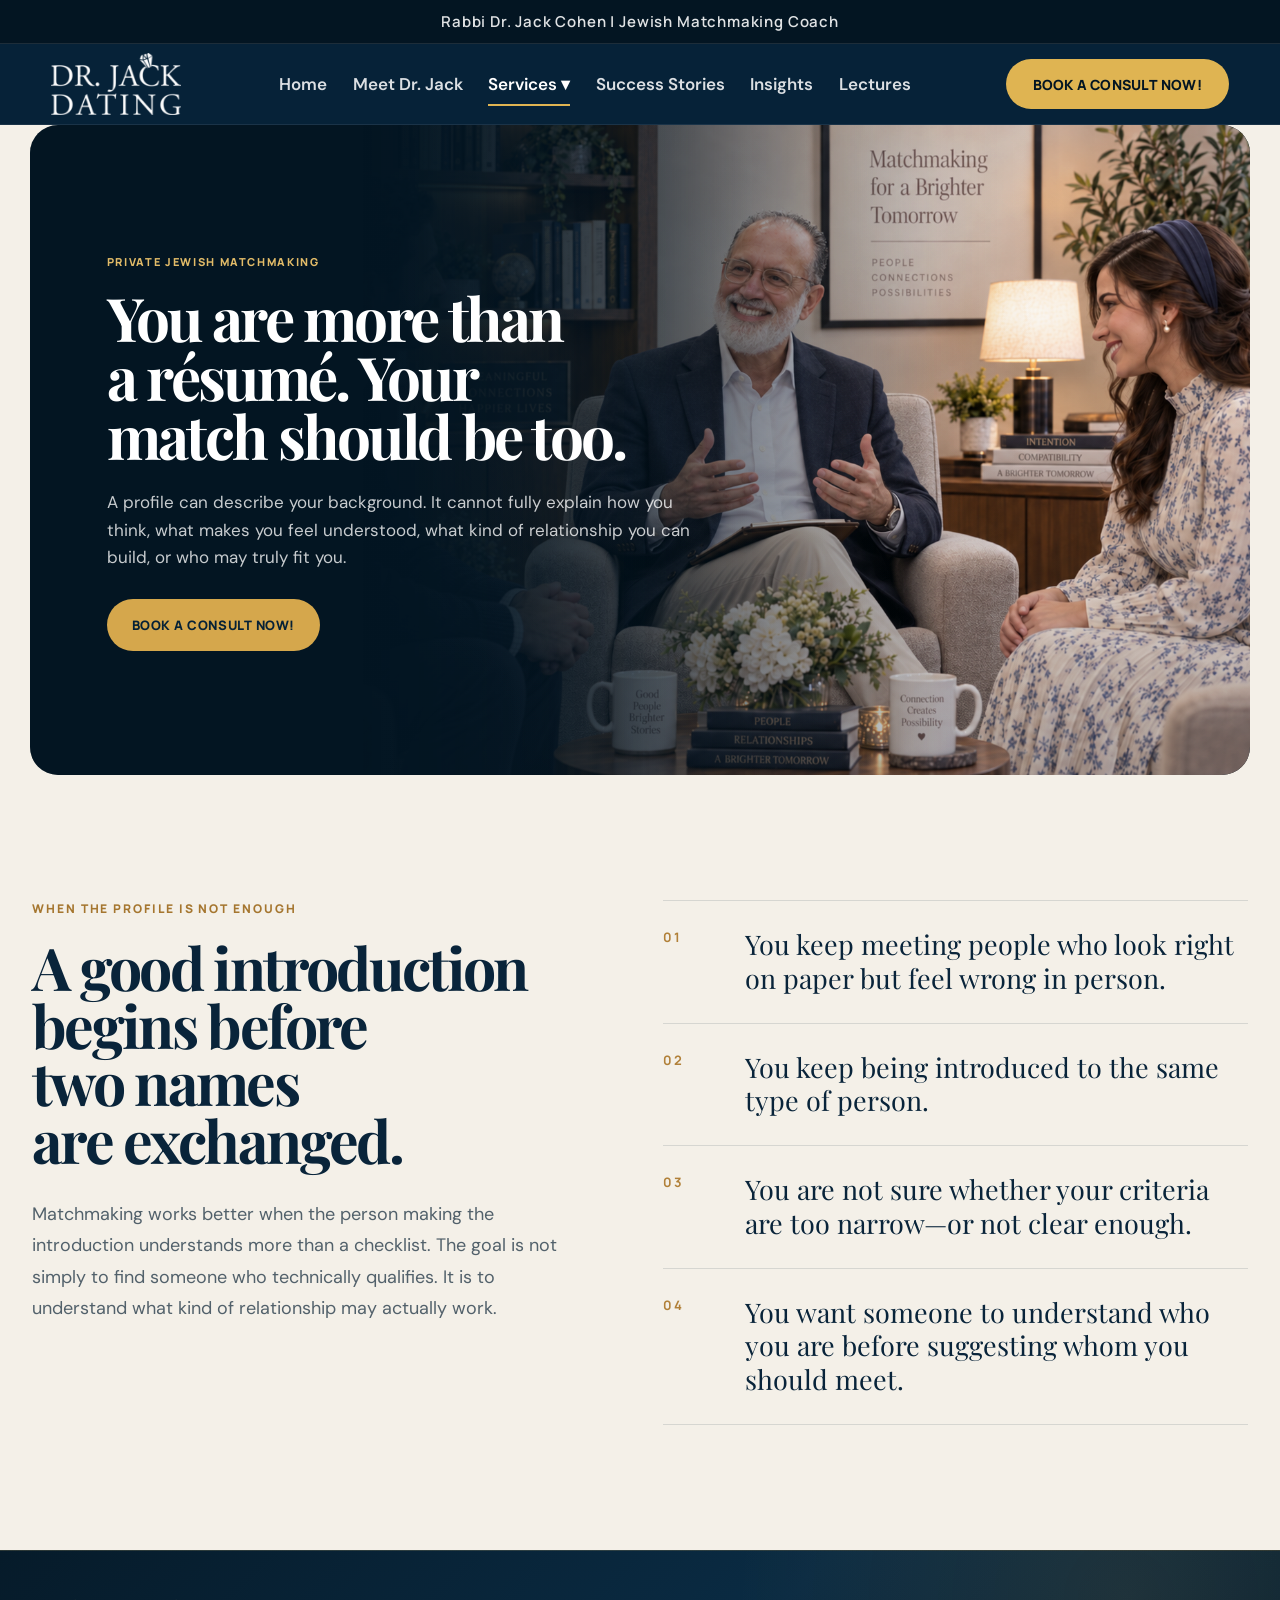
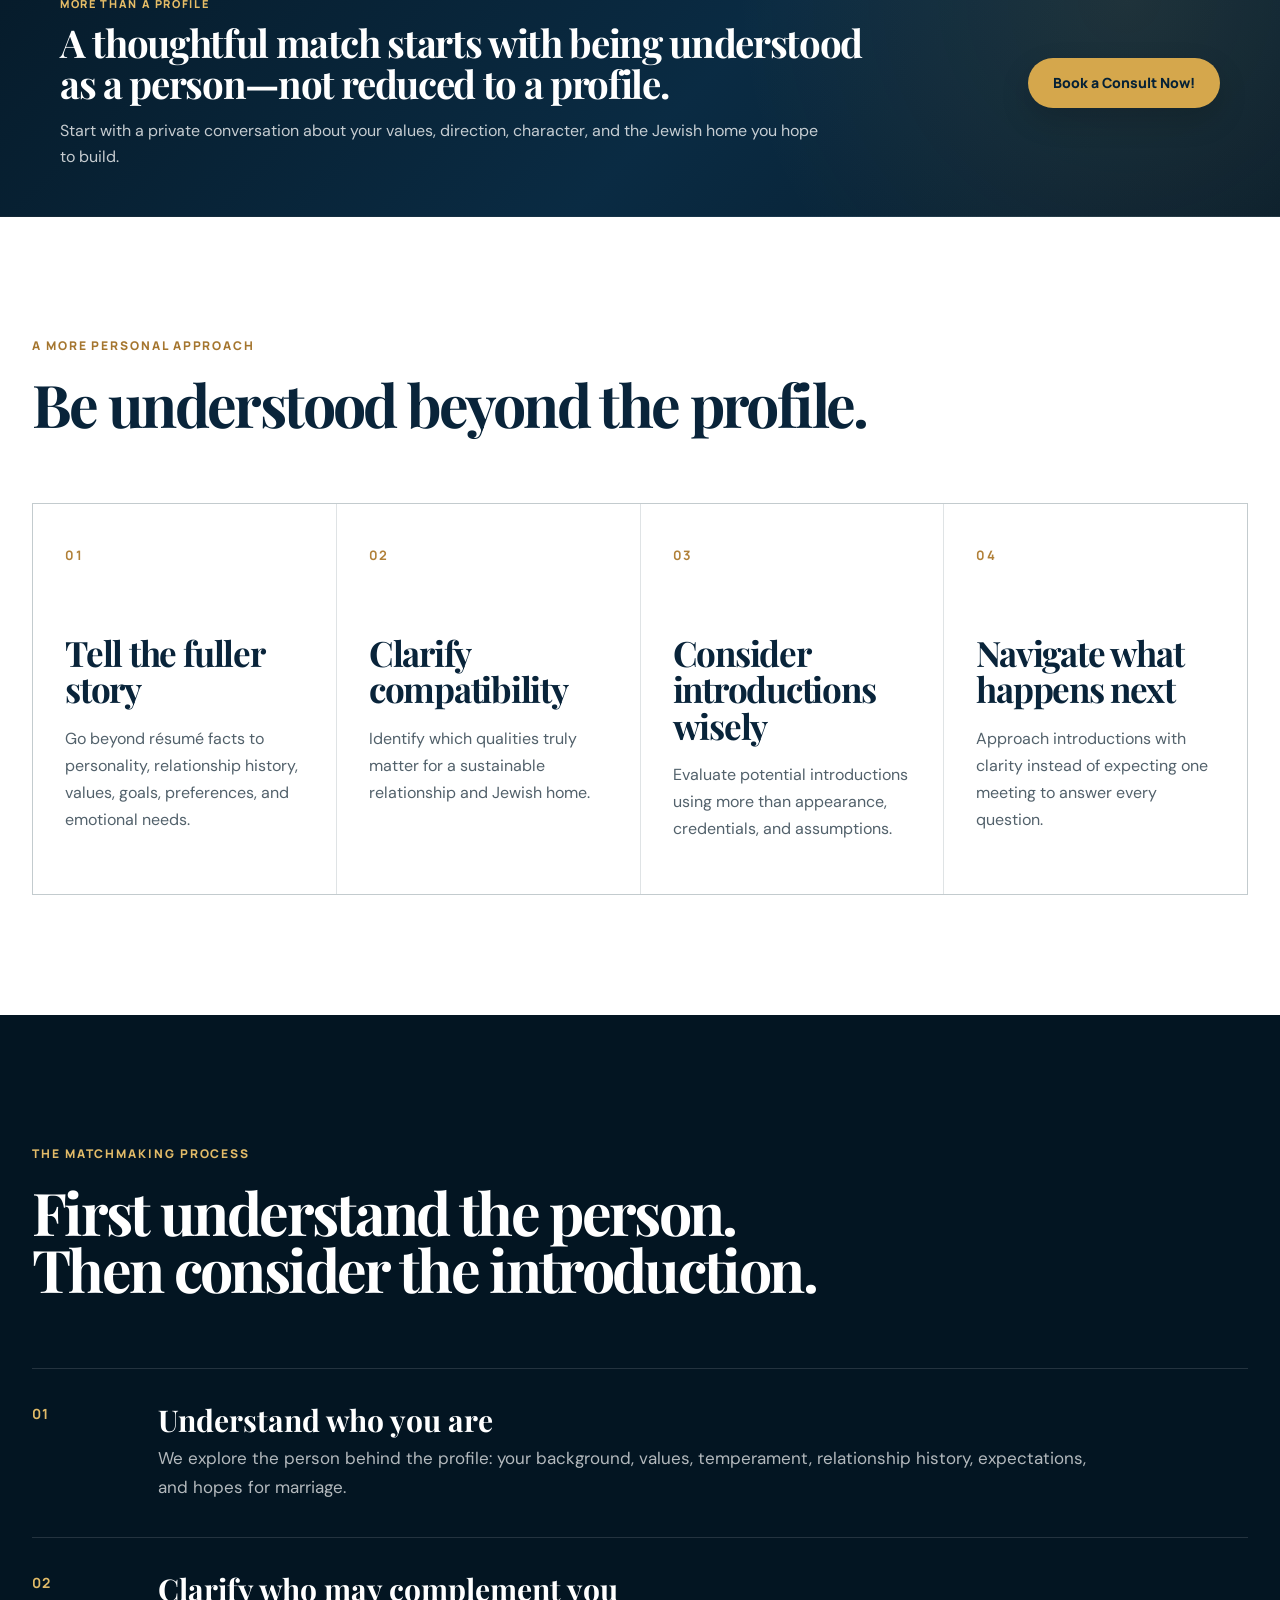
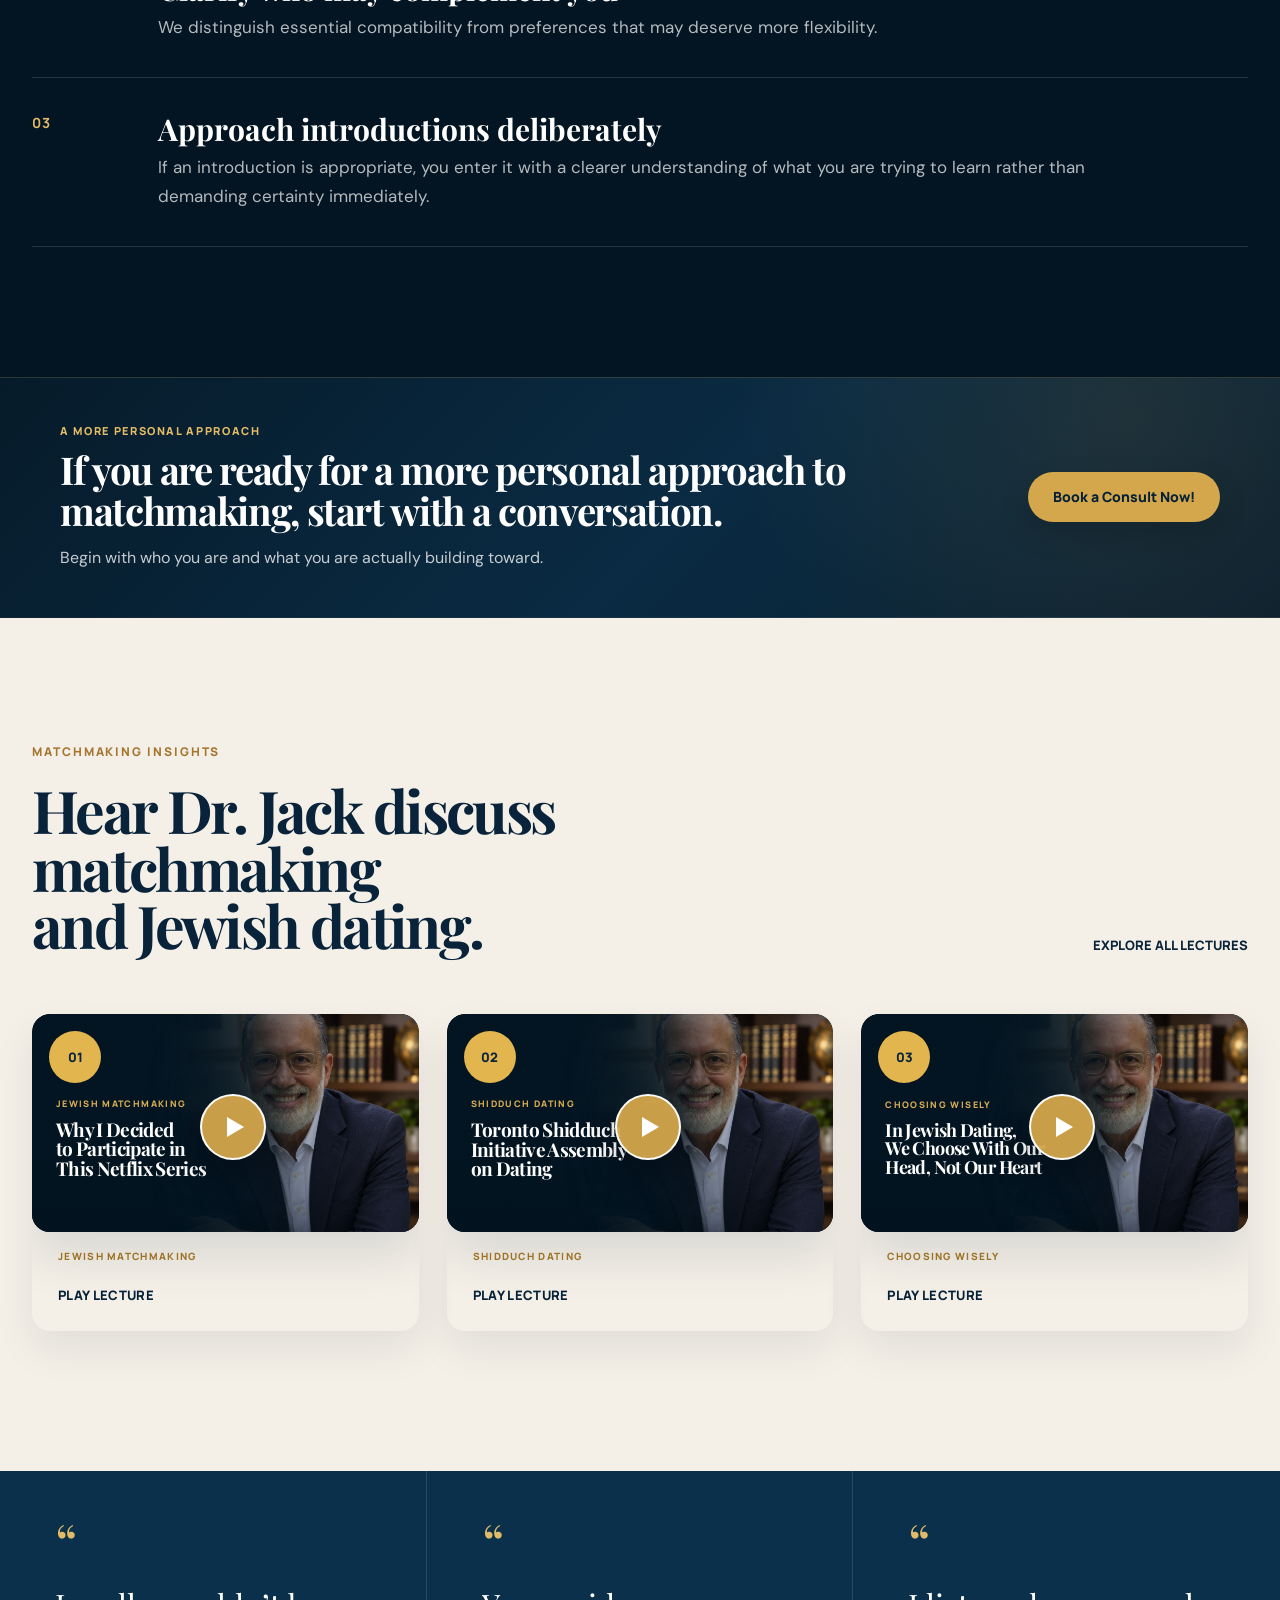
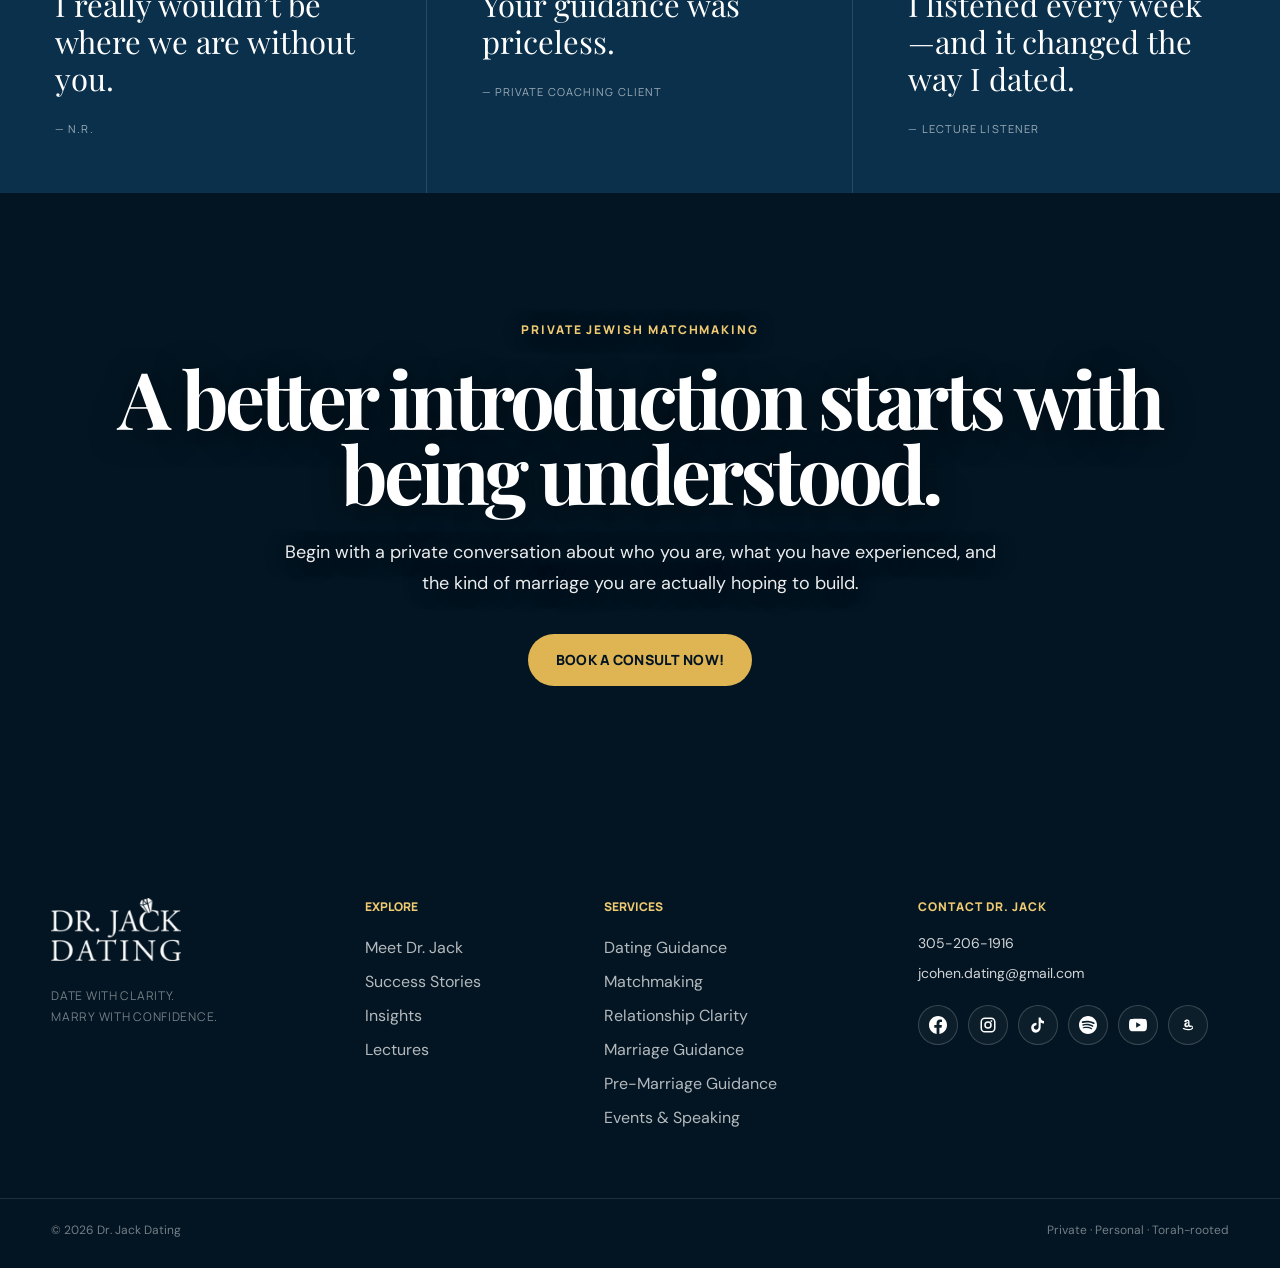
<file: services/matchmaking.html>
<!DOCTYPE html>
<html lang="en">

<head>
    <meta charset="UTF-8">

    <meta
        name="viewport"
        content="width=device-width, initial-scale=1.0"
    >

    <title>Jewish Matchmaking | Rabbi Dr. Jack Cohen</title>

    <meta
        name="description"
        content="Private Jewish matchmaking with Rabbi Dr. Jack Cohen. Be understood beyond the profile and pursue thoughtful introductions with greater clarity."
    >

    
<link rel="icon" type="image/png" href="../assets/images/branding/favicon.png">
<link rel="preconnect" href="https://fonts.googleapis.com">

    <link
        rel="preconnect"
        href="https://fonts.gstatic.com"
        crossorigin
    >

    <link
        href="https://fonts.googleapis.com/css2?family=DM+Sans:wght@400;500;600;700&family=Manrope:wght@500;600;700;800;900&family=Playfair+Display:wght@500;600;700&display=swap"
        rel="stylesheet"
    >

    <link rel="stylesheet" href="../assets/css/style.css">
    <link rel="stylesheet" href="service-page.css">

<style id="service-page-ending-fix">
.service-page .service-final-cta{position:relative!important;min-height:620px!important;display:flex!important;flex-direction:column!important;align-items:center!important;justify-content:center!important;gap:0!important;padding:110px 24px!important;overflow:hidden!important;text-align:center!important;color:#fff!important;isolation:isolate!important;background:linear-gradient(180deg,rgba(3,21,34,.22) 0%,rgba(3,21,34,.50) 48%,rgba(3,21,34,.80) 100%),linear-gradient(90deg,rgba(3,21,34,.72) 0%,rgba(3,21,34,.38) 45%,rgba(3,21,34,.68) 100%),linear-gradient(rgba(3,21,34,0),rgba(3,21,34,0)) center center/cover no-repeat!important}
.service-page .service-final-cta::before{content:"";position:absolute;inset:0;z-index:0;background:radial-gradient(circle at 50% 43%,rgba(3,21,34,.02) 0%,rgba(3,21,34,.15) 28%,rgba(3,21,34,.40) 58%,rgba(3,21,34,.72) 100%);pointer-events:none}
.service-page .service-final-cta>*{position:relative!important;z-index:2!important;grid-column:auto!important;grid-row:auto!important;justify-self:center!important;align-self:center!important;width:auto!important;max-width:none!important;margin-left:auto!important;margin-right:auto!important;text-align:center!important}
.service-page .service-final-cta small{display:block!important;max-width:760px!important;margin:0 auto 22px!important;color:var(--gold-light)!important;font-family:var(--font-display)!important;font-size:12px!important;font-weight:800!important;line-height:1.45!important;letter-spacing:.16em!important;text-transform:uppercase!important;text-shadow:0 2px 18px rgba(0,0,0,.55)!important}
.service-page .service-final-cta h2{max-width:1100px!important;margin:0 auto!important;color:#fff!important;font-family:var(--font-serif)!important;font-size:clamp(58px,6.2vw,104px)!important;font-weight:700!important;line-height:.94!important;letter-spacing:-.05em!important;text-align:center!important;text-shadow:0 4px 30px rgba(0,0,0,.52)!important}
.service-page .service-final-cta p{max-width:720px!important;margin:28px auto 0!important;color:rgba(255,255,255,.92)!important;font-size:18px!important;line-height:1.7!important;text-align:center!important;text-shadow:0 2px 20px rgba(0,0,0,.55)!important}
.service-page .service-final-cta .service-final-button{position:relative!important;inset:auto!important;float:none!important;display:inline-flex!important;align-items:center!important;justify-content:center!important;width:auto!important;min-width:0!important;height:auto!important;min-height:52px!important;margin:36px auto 0!important;padding:15px 28px!important;border:0!important;border-radius:999px!important;background:var(--gold)!important;color:var(--navy-deep)!important;font-family:var(--font-display)!important;font-size:14px!important;font-weight:900!important;line-height:1.2!important;letter-spacing:.01em!important;text-align:center!important;text-decoration:none!important;white-space:normal!important;transform:none!important}
.service-page .service-final-cta .service-final-button:hover{transform:translateY(-2px)!important}
.site-footer .footer-social-link svg{width:18px;height:18px;display:block;fill:currentColor}
.site-footer .footer-social-link span{position:absolute;width:1px;height:1px;padding:0;margin:-1px;overflow:hidden;clip:rect(0,0,0,0);white-space:nowrap;border:0}
@media(max-width:720px){.service-page .service-final-cta{min-height:520px!important;padding:80px 20px!important;background-position:55% center!important}.service-page .service-final-cta h2{font-size:clamp(44px,13vw,62px)!important}.service-page .service-final-cta p{font-size:16px!important}.service-page .service-final-cta .service-final-button{font-size:13px!important;padding:14px 22px!important}}
</style>


<style id="animated-media-video-fix">
/* Service final consultation animation now uses HTML5 video. */

.service-page .service-final-cta.loop-video-section {
    position: relative !important;
    isolation: isolate !important;
    overflow: hidden !important;
    background-color: #031522 !important;
}

.service-page .service-final-cta.loop-video-section > .loop-bg-video {
    position: absolute !important;
    inset: 0 !important;
    width: 100% !important;
    height: 100% !important;
    display: block !important;
    object-fit: cover !important;
    object-position: center center !important;
    z-index: 0 !important;
    pointer-events: none !important;
    border: 0 !important;
}

.service-page .service-final-cta.loop-video-section::before {
    content: "" !important;
    position: absolute !important;
    inset: 0 !important;
    display: block !important;
    z-index: 1 !important;
    pointer-events: none !important;
    background:
        radial-gradient(circle at 50% 43%,
            rgba(3,21,34,.02) 0%,
            rgba(3,21,34,.15) 28%,
            rgba(3,21,34,.40) 58%,
            rgba(3,21,34,.72) 100%),
        linear-gradient(180deg,
            rgba(3,21,34,.22) 0%,
            rgba(3,21,34,.50) 48%,
            rgba(3,21,34,.80) 100%),
        linear-gradient(90deg,
            rgba(3,21,34,.72) 0%,
            rgba(3,21,34,.38) 45%,
            rgba(3,21,34,.68) 100%) !important;
}

.service-page .service-final-cta.loop-video-section::after {
    content: none !important;
    display: none !important;
}

.service-page .service-final-cta.loop-video-section > *:not(.loop-bg-video) {
    position: relative !important;
    z-index: 2 !important;
}
</style>


<style id="service-index-style-video-thumbnails">
/* SERVICE VIDEO THUMBNAILS — matches homepage Featured Lectures */

.service-video-card {
    display:block!important;
    width:100%!important;
    min-width:0!important;
    padding:0!important;
    margin:0!important;
    border:0!important;
    background:transparent!important;
    color:inherit!important;
    text-align:left!important;
    cursor:pointer!important;
    font:inherit!important;
}

.service-video-stage {
    position:relative!important;
    width:100%!important;
    aspect-ratio:16/9!important;
    overflow:hidden!important;
    border-radius:18px!important;
    background:#031522!important;
    isolation:isolate!important;
    box-shadow:0 22px 50px rgba(3,25,40,.12)!important;
}

.service-video-stage>.service-video-thumbnail-image {
    position:absolute!important;
    z-index:1!important;
    top:0!important;
    right:0!important;
    width:68%!important;
    height:100%!important;
    display:block!important;
    object-fit:cover!important;
    object-position:50% 43%!important;
    transition:transform .42s cubic-bezier(.2,.7,.2,1)!important;
}

.service-video-card:hover .service-video-thumbnail-image {
    transform:scale(1.035)!important;
}

.service-video-navy {
    position:absolute!important;
    z-index:2!important;
    inset:0!important;
    pointer-events:none!important;
    background:linear-gradient(
        90deg,
        #031522 0%,
        #031522 24%,
        rgba(3,21,34,1) 31%,
        rgba(3,21,34,.99) 38%,
        rgba(3,21,34,.94) 45%,
        rgba(3,21,34,.82) 53%,
        rgba(3,21,34,.59) 61%,
        rgba(3,21,34,.34) 69%,
        rgba(3,21,34,.15) 77%,
        rgba(3,21,34,.04) 85%,
        rgba(3,21,34,0) 94%
    )!important;
}

.service-video-wash {
    position:absolute!important;
    z-index:3!important;
    inset:0!important;
    pointer-events:none!important;
    background:linear-gradient(
        180deg,
        rgba(1,14,24,.08) 0%,
        rgba(1,14,24,.02) 40%,
        rgba(1,14,24,.08) 67%,
        rgba(1,14,24,.30) 100%
    )!important;
}

.service-video-seam {
    position:absolute!important;
    z-index:4!important;
    top:-10%!important;
    bottom:-10%!important;
    left:35%!important;
    width:31%!important;
    pointer-events:none!important;
    background:radial-gradient(
        ellipse at center,
        rgba(3,21,34,.58) 0%,
        rgba(3,21,34,.29) 38%,
        rgba(3,21,34,0) 76%
    )!important;
    filter:blur(12px)!important;
}

.service-video-number {
    position:absolute!important;
    z-index:10!important;
    top:17px!important;
    left:17px!important;
    width:52px!important;
    height:52px!important;
    display:grid!important;
    place-items:center!important;
    border-radius:50%!important;
    background:#e3b54f!important;
    color:#08243a!important;
    font-family:var(--font-display,"DM Sans",Arial,sans-serif)!important;
    font-size:13px!important;
    font-weight:800!important;
    line-height:1!important;
}

.service-video-thumb-copy {
    position:absolute!important;
    z-index:7!important;
    left:24px!important;
    top:57%!important;
    width:47%!important;
    transform:translateY(-50%)!important;
}

.service-video-thumb-copy small {
    display:block!important;
    margin-bottom:10px!important;
    color:#d9ad54!important;
    font-family:var(--font-display,"DM Sans",Arial,sans-serif)!important;
    font-size:9px!important;
    font-weight:800!important;
    line-height:1.35!important;
    letter-spacing:.15em!important;
    text-transform:uppercase!important;
}

.service-video-thumb-copy strong {
    display:block!important;
    margin:0!important;
    color:#fff!important;
    font-family:var(--font-serif,"Playfair Display",Georgia,serif)!important;
    font-size:clamp(19px,1.45vw,29px)!important;
    font-weight:700!important;
    line-height:1.02!important;
    letter-spacing:-.035em!important;
    text-wrap:balance!important;
}

.service-video-card.long-title .service-video-thumb-copy strong {
    font-size:clamp(18px,1.3vw,26px)!important;
}

.service-video-card.very-long-title .service-video-thumb-copy strong {
    font-size:clamp(17px,1.15vw,23px)!important;
    line-height:1.04!important;
}

.service-video-play {
    position:absolute!important;
    z-index:12!important;
    left:52%!important;
    top:52%!important;
    width:66px!important;
    height:66px!important;
    display:grid!important;
    place-items:center!important;
    transform:translate(-50%,-50%)!important;
    border:2px solid rgba(255,255,255,.96)!important;
    border-radius:50%!important;
    background:rgba(213,167,76,.94)!important;
    box-shadow:0 15px 42px rgba(0,0,0,.30)!important;
    color:transparent!important;
    font-size:0!important;
    transition:transform .18s ease,background .18s ease!important;
}

.service-video-play::after {
    content:""!important;
    width:0!important;
    height:0!important;
    margin-left:5px!important;
    border-top:10px solid transparent!important;
    border-bottom:10px solid transparent!important;
    border-left:17px solid #fff!important;
}

.service-video-card:hover .service-video-play {
    transform:translate(-50%,-50%) scale(1.09)!important;
    background:#c99a43!important;
}

.service-video-copy {
    display:block!important;
    padding-top:18px!important;
    background:transparent!important;
}

.service-video-copy small {
    display:block!important;
    margin-bottom:8px!important;
    color:#a87928!important;
    font-family:var(--font-display,"DM Sans",Arial,sans-serif)!important;
    font-size:10px!important;
    font-weight:800!important;
    line-height:1.2!important;
    letter-spacing:.13em!important;
    text-transform:uppercase!important;
}

.service-video-copy h3,
.service-video-copy p {
    display:none!important;
}

.service-video-copy b {
    display:inline-flex!important;
    align-items:center!important;
    gap:8px!important;
    color:#062238!important;
    font-family:var(--font-display,"DM Sans",Arial,sans-serif)!important;
    font-size:13px!important;
    font-weight:900!important;
    line-height:1.2!important;
    letter-spacing:.025em!important;
    text-transform:uppercase!important;
}

@media(max-width:980px){
    .service-video-thumb-copy strong{font-size:clamp(20px,2.5vw,31px)!important}
    .service-video-card.long-title .service-video-thumb-copy strong{font-size:clamp(19px,2.25vw,28px)!important}
    .service-video-card.very-long-title .service-video-thumb-copy strong{font-size:clamp(18px,2vw,25px)!important}
}

@media(max-width:720px){
    .service-video-thumb-copy{
        left:20px!important;
        top:57%!important;
        width:48%!important
    }
    .service-video-thumb-copy strong{font-size:clamp(20px,5.2vw,28px)!important}
    .service-video-card.long-title .service-video-thumb-copy strong{font-size:clamp(18px,4.7vw,25px)!important}
    .service-video-card.very-long-title .service-video-thumb-copy strong{font-size:clamp(17px,4.3vw,22px)!important}
    .service-video-thumb-copy small{font-size:8px!important;margin-bottom:8px!important}
    .service-video-number{width:46px!important;height:46px!important;top:14px!important;left:14px!important}
    .service-video-play{width:58px!important;height:58px!important}
}
</style>

<style id="service-hero-copy-composition-final">
/* =========================================================
   SERVICE HERO — FINAL COPY + IMAGE COMPOSITION
   Marriage Guidance is intentionally excluded.
   ========================================================= */

.service-page .service-hero {
    position: relative !important;
    isolation: isolate !important;
    overflow: hidden !important;

    min-height: 650px !important;

    display: flex !important;
    align-items: center !important;

    background: #031522 !important;
}

/* IMAGE */
.service-page .service-hero-image {
    position: absolute !important;

    top: 0 !important;
    right: 0 !important;
    bottom: 0 !important;
    left: auto !important;

    z-index: 0 !important;

    width: 73% !important;
    height: 100% !important;

    display: block !important;

    object-fit: cover !important;
    object-position: 80% center !important;

    /*
       Slow alpha fade of the image itself.
       This prevents a visible vertical image edge.
    */
    -webkit-mask-image:
        linear-gradient(
            90deg,
            transparent 0%,
            rgba(0,0,0,.025) 6%,
            rgba(0,0,0,.08) 13%,
            rgba(0,0,0,.17) 20%,
            rgba(0,0,0,.30) 28%,
            rgba(0,0,0,.46) 36%,
            rgba(0,0,0,.62) 44%,
            rgba(0,0,0,.76) 52%,
            rgba(0,0,0,.88) 59%,
            rgba(0,0,0,.96) 65%,
            #000 72%,
            #000 100%
        ) !important;

    mask-image:
        linear-gradient(
            90deg,
            transparent 0%,
            rgba(0,0,0,.025) 6%,
            rgba(0,0,0,.08) 13%,
            rgba(0,0,0,.17) 20%,
            rgba(0,0,0,.30) 28%,
            rgba(0,0,0,.46) 36%,
            rgba(0,0,0,.62) 44%,
            rgba(0,0,0,.76) 52%,
            rgba(0,0,0,.88) 59%,
            rgba(0,0,0,.96) 65%,
            #000 72%,
            #000 100%
        ) !important;
}

/* LIGHT GRADIENT ABOVE THE IMAGE */
.service-page .service-hero-gradient {
    position: absolute !important;
    inset: 0 !important;

    z-index: 1 !important;
    pointer-events: none !important;

    background:
        linear-gradient(
            90deg,
            rgba(3,21,34,.28) 0%,
            rgba(3,21,34,.18) 34%,
            rgba(3,21,34,.09) 51%,
            rgba(3,21,34,.035) 67%,
            rgba(3,21,34,0) 83%
        ),
        linear-gradient(
            180deg,
            rgba(3,21,34,.01) 0%,
            rgba(3,21,34,.03) 48%,
            rgba(3,21,34,.18) 100%
        ) !important;
}

/* COPY PLACEMENT */
.service-page .service-hero-content {
    position: relative !important;

    top: auto !important;
    right: auto !important;
    bottom: auto !important;
    left: auto !important;

    transform: none !important;

    z-index: 2 !important;

    width: min(760px, 47vw) !important;
    max-width: 800px !important;

    margin:
        0
        0
        0
        clamp(48px, 6vw, 118px) !important;

    padding:
        54px
        0
        48px !important;
}

.service-page .service-eyebrow {
    margin: 0 0 18px !important;

    font-size: 11px !important;
    line-height: 1.35 !important;
    letter-spacing: .15em !important;
}

.service-page .service-hero h1 {
    max-width: 100% !important;

    margin: 0 !important;

    font-size: clamp(56px, 4.7vw, 74px) !important;
    line-height: .98 !important;
    letter-spacing: -.045em !important;
}

.service-page .service-hero-copy {
    max-width: 680px !important;

    margin: 24px 0 0 !important;

    font-size: 17px !important;
    line-height: 1.62 !important;
}

.service-page .service-primary-button {
    margin-top: 27px !important;
}

/* TABLET */
@media (max-width: 1000px) {
    .service-page .service-hero {
        min-height: 630px !important;
    }

    .service-page .service-hero-image {
        width: 82% !important;
        object-position: 72% center !important;
    }

    .service-page .service-hero-content {
        width: min(700px, calc(100% - 72px)) !important;

        margin-left:
            clamp(36px, 5vw, 68px) !important;

        padding:
            52px
            0
            46px !important;
    }

    .service-page .service-hero h1 {
        font-size:
            clamp(
                46px,
                6.1vw,
                60px
            ) !important;
    }

    .service-page .service-hero-copy {
        max-width: 590px !important;

        font-size: 16px !important;
    }
}

/* MOBILE */
@media (max-width: 640px) {
    .service-page .service-hero {
        min-height: 680px !important;

        align-items: flex-end !important;
    }

    .service-page .service-hero-image {
        inset: 0 !important;

        width: 100% !important;
        height: 100% !important;

        object-position: 68% center !important;

        -webkit-mask-image:
            linear-gradient(
                0deg,
                #000 0%,
                #000 38%,
                rgba(0,0,0,.94) 52%,
                rgba(0,0,0,.78) 65%,
                rgba(0,0,0,.55) 77%,
                rgba(0,0,0,.30) 87%,
                rgba(0,0,0,.10) 95%,
                transparent 100%
            ) !important;

        mask-image:
            linear-gradient(
                0deg,
                #000 0%,
                #000 38%,
                rgba(0,0,0,.94) 52%,
                rgba(0,0,0,.78) 65%,
                rgba(0,0,0,.55) 77%,
                rgba(0,0,0,.30) 87%,
                rgba(0,0,0,.10) 95%,
                transparent 100%
            ) !important;
    }

    .service-page .service-hero-gradient {
        background:
            linear-gradient(
                0deg,
                rgba(3,21,34,.98) 0%,
                rgba(3,21,34,.90) 45%,
                rgba(3,21,34,.47) 72%,
                rgba(3,21,34,.11) 100%
            ) !important;
    }

    .service-page .service-hero-content {
        width: calc(100% - 40px) !important;
        max-width: none !important;

        margin:
            0
            20px !important;

        padding:
            62px
            0
            46px !important;
    }

    .service-page .service-eyebrow {
        margin-bottom: 14px !important;
        font-size: 10px !important;
    }

    .service-page .service-hero h1 {
        max-width: none !important;

        font-size:
            clamp(
                39px,
                10.7vw,
                50px
            ) !important;

        line-height: .99 !important;
    }

    .service-page .service-hero-copy {
        max-width: none !important;

        margin-top: 20px !important;

        font-size: 15px !important;
        line-height: 1.58 !important;
    }

    .service-page .service-primary-button {
        margin-top: 22px !important;
    }
}
</style>


<style id="mobile-navigation-repair-20260907">
@media (min-width: 901px) {
    .mobile-menu-button,
    .mobile-navigation {
        display: none !important;
    }
}

@media (max-width: 900px) {
    .site-header {
        position: relative !important;
        z-index: 9999 !important;
        overflow: visible !important;
    }

    .site-header .header-inner {
        position: relative !important;
        z-index: 10001 !important;
    }

    .site-header .desktop-nav,
    .site-header .header-cta {
        display: none !important;
    }

    .mobile-menu-button {
        position: relative !important;
        z-index: 10005 !important;
        display: inline-flex !important;
        flex-direction: column !important;
        align-items: center !important;
        justify-content: center !important;
        gap: 8px !important;
        width: 54px !important;
        height: 54px !important;
        margin-left: auto !important;
        padding: 0 !important;
        border: 0 !important;
        background: transparent !important;
        cursor: pointer !important;
        pointer-events: auto !important;
        touch-action: manipulation !important;
        -webkit-tap-highlight-color: transparent !important;
    }

    .mobile-menu-button span {
        display: block !important;
        width: 30px !important;
        height: 3px !important;
        margin: 0 !important;
        border-radius: 999px !important;
        background: #fff !important;
        opacity: 1 !important;
        transform-origin: center !important;
        transition: transform .22s ease, opacity .22s ease !important;
    }

    .mobile-menu-button[aria-expanded="true"] span:first-child {
        transform: translateY(5.5px) rotate(45deg) !important;
    }

    .mobile-menu-button[aria-expanded="true"] span:last-child {
        transform: translateY(-5.5px) rotate(-45deg) !important;
    }

    .mobile-navigation {
        position: absolute !important;
        top: 100% !important;
        left: 0 !important;
        right: 0 !important;
        z-index: 10000 !important;
        display: none !important;
        flex-direction: column !important;
        align-items: stretch !important;
        max-height: calc(100dvh - 110px) !important;
        overflow-y: auto !important;
        overscroll-behavior: contain !important;
        padding: 14px 20px 24px !important;
        border-top: 1px solid rgba(255,255,255,.09) !important;
        background: rgba(3,21,34,.985) !important;
        box-shadow: 0 22px 44px rgba(0,0,0,.28) !important;
        pointer-events: auto !important;
    }

    .mobile-navigation.open {
        display: flex !important;
    }

    .mobile-navigation > a,
    .mobile-services-button {
        width: 100% !important;
        min-height: 50px !important;
        display: flex !important;
        align-items: center !important;
        justify-content: space-between !important;
        margin: 0 !important;
        padding: 13px 4px !important;
        border: 0 !important;
        border-bottom: 1px solid rgba(255,255,255,.08) !important;
        background: transparent !important;
        color: #fff !important;
        font: 600 15px/1.35 "DM Sans", Arial, sans-serif !important;
        text-align: left !important;
        text-decoration: none !important;
        cursor: pointer !important;
        pointer-events: auto !important;
    }

    .mobile-services-button .services-dropdown-arrow,
    .mobile-services-button > span:last-child {
        margin-left: 12px !important;
        color: #e7b241 !important;
        font-size: 14px !important;
        transition: transform .2s ease !important;
    }

    .mobile-services-button[aria-expanded="true"] .services-dropdown-arrow,
    .mobile-services-button[aria-expanded="true"] > span:last-child {
        transform: rotate(180deg) !important;
    }

    .mobile-services-menu {
        display: none !important;
        padding: 6px 0 8px 14px !important;
        background: rgba(255,255,255,.025) !important;
    }

    .mobile-services-menu.open {
        display: flex !important;
        flex-direction: column !important;
    }

    .mobile-services-menu a {
        display: block !important;
        padding: 11px 8px !important;
        color: rgba(255,255,255,.88) !important;
        font: 500 14px/1.35 "DM Sans", Arial, sans-serif !important;
        text-decoration: none !important;
    }

    .mobile-navigation .mobile-consultation {
        justify-content: center !important;
        min-height: 48px !important;
        margin-top: 16px !important;
        padding: 13px 18px !important;
        border: 0 !important;
        border-radius: 999px !important;
        background: #e7b241 !important;
        color: #061b2b !important;
        font-weight: 800 !important;
        text-align: center !important;
    }
}
</style>


<style id="mobile-hero-visibility-repair-20260907">

.mobile-hero-media { display: none; }

@media (max-width: 640px) {
    .mobile-hero-media {
        display: block !important;
        position: relative !important;
        z-index: 1 !important;
        width: 100% !important;
        height: auto !important;
        max-width: none !important;
        margin: 0 !important;
        padding: 0 !important;
        object-fit: contain !important;
        object-position: center center !important;
        border: 0 !important;
        border-radius: 0 !important;
        background: #031522 !important;
    }
}


@media (max-width: 640px) {
    .service-page .service-hero {
        display: flex !important;
        flex-direction: column !important;
        align-items: stretch !important;
        min-height: 0 !important;
        height: auto !important;
        padding: 0 !important;
        background: #031522 !important;
        overflow: hidden !important;
    }

    .service-page .service-hero-image {
        position: relative !important;
        inset: auto !important;
        order: 0 !important;
        display: block !important;
        width: 100% !important;
        height: auto !important;
        max-width: none !important;
        object-fit: contain !important;
        object-position: center center !important;
        -webkit-mask-image: none !important;
        mask-image: none !important;
        filter: brightness(.84) saturate(.94) !important;
    }

    .service-page .service-hero-gradient { display: none !important; }

    .service-page .service-hero-content {
        position: relative !important;
        inset: auto !important;
        order: 1 !important;
        width: 100% !important;
        max-width: none !important;
        margin: 0 !important;
        padding: 30px 24px 40px !important;
        background: #031522 !important;
    }
}

</style>

<!-- DJ-ADDITIONAL-CTA-STYLES-20260907-START -->
<style id="dj-additional-cta-styles-20260907">
.dj-additional-cta{position:relative;isolation:isolate;overflow:hidden;width:100%;padding:46px 28px;border-top:1px solid rgba(213,167,76,.18);border-bottom:1px solid rgba(255,255,255,.055);background:radial-gradient(circle at 88% 18%,rgba(213,167,76,.11),transparent 34%),linear-gradient(135deg,#061b2a 0%,#0a2b43 54%,#071d2d 100%);color:#fff}
.dj-additional-cta__inner{width:min(1160px,100%);margin:0 auto;display:grid;grid-template-columns:minmax(0,1fr) auto;align-items:center;gap:38px}
.dj-additional-cta__copy{max-width:820px}.dj-additional-cta__eyebrow{margin:0 0 11px;color:#e6bd67;font-family:"Manrope","DM Sans",Arial,sans-serif;font-size:11px;font-weight:800;line-height:1.3;letter-spacing:.15em;text-transform:uppercase}
.dj-additional-cta__title{margin:0;color:#fff;font-family:"Playfair Display",Georgia,serif;font-size:clamp(31px,3vw,46px);font-weight:700;line-height:1.07;letter-spacing:-.035em}.dj-additional-cta__description{max-width:760px;margin:14px 0 0;color:rgba(255,255,255,.77);font-family:"DM Sans",Arial,sans-serif;font-size:16px;font-weight:400;line-height:1.62}
.dj-additional-cta__button{display:inline-flex;align-items:center;justify-content:center;min-width:190px;min-height:50px;padding:14px 25px;border:0;border-radius:999px;background:#d5a74c;color:#052136;font-family:"Manrope","DM Sans",Arial,sans-serif;font-size:14px;font-weight:900;line-height:1.15;text-align:center;text-decoration:none;box-shadow:0 12px 30px rgba(0,0,0,.16);transition:transform 180ms ease,background 180ms ease,box-shadow 180ms ease}
.dj-additional-cta__button:hover,.dj-additional-cta__button:focus-visible{transform:translateY(-2px);background:#e4b85e;box-shadow:0 16px 34px rgba(0,0,0,.22)}
.dj-additional-cta--library{grid-column:1/-1;margin:10px 0 18px;padding:38px 34px;border:1px solid rgba(213,167,76,.18);border-radius:16px}.dj-additional-cta--library .dj-additional-cta__inner{width:100%}
@media(max-width:760px){.dj-additional-cta{padding:38px 22px}.dj-additional-cta__inner{grid-template-columns:1fr;gap:24px}.dj-additional-cta__title{font-size:clamp(30px,9vw,40px)}.dj-additional-cta__description{font-size:15px}.dj-additional-cta__button{width:100%;min-width:0}.dj-additional-cta--library{margin:8px 0 18px;padding:32px 22px;border-radius:14px}}
</style>
<!-- DJ-ADDITIONAL-CTA-STYLES-20260907-END -->
</head>


<body class="service-page">


<header class="site-header">

    <div class="header-inner">

        <a href="../index.html" class="brand">
            <img
                src="../assets/images/branding/dr-jack-logo.png"
                alt="Dr. Jack Dating"
                class="brand-logo"
            >
        </a>


        <nav class="desktop-nav">

            <a href="../index.html" class="nav-link">
                Home
            </a>

            <a href="../about.html" class="nav-link">
                Meet Dr. Jack
            </a>


            <div class="nav-dropdown">

                <button
                    class="nav-dropdown-button"
                    type="button"
                >
                    Services <span>▾</span>
                </button>


                <div class="nav-dropdown-menu">

                    <a href="dating.html">
                        <small>FOR SINGLES</small>
                        <span>Dating Guidance</span>
                    </a>

                    <a href="matchmaking.html">
                        <small>FOR A PERSONAL INTRODUCTION</small>
                        <span>Matchmaking</span>
                    </a>

                    <a href="relationship-clarity.html">
                        <small>FOR RELATIONSHIP DECISIONS</small>
                        <span>Relationship Clarity</span>
                    </a>

                    <a href="marriage.html">
                        <small>FOR COUPLES</small>
                        <span>Marriage Guidance</span>
                    </a>

                    <a href="pre-marriage.html">
                        <small>BEFORE MARRIAGE</small>
                        <span>Pre-Marriage Guidance</span>
                    </a>

                    <a href="events-speaking.html">
                        <small>LECTURES & EVENTS</small>
                        <span>Events & Speaking</span>
                    </a>

                </div>

            </div>


            <a href="../success-stories.html" class="nav-link">
                Success Stories
            </a>

            <a href="../insights.html" class="nav-link">
                Insights
            </a>

            <a href="../lectures.html" class="nav-link">
                Lectures
            </a>

        </nav>


        <a
            href="../booking.html"
            class="header-cta"
        >
            Book a Consult Now!
        </a>

    
<button class="mobile-menu-button" id="mobileMenuButton" type="button"
        aria-label="Open navigation" aria-expanded="false">
    <span></span>
    <span></span>
</button>
</div>
<nav class="mobile-navigation" id="mobileNavigation" aria-label="Mobile navigation">
    <a href="../index.html">Home</a>
    <a href="../about.html">Meet Dr. Jack</a>

    <button class="mobile-services-button" id="mobileServicesButton" type="button" aria-expanded="false">
        <span>Services</span>
        <span class="services-dropdown-arrow" aria-hidden="true">▾</span>
    </button>

    <div class="mobile-services-menu" id="mobileServicesMenu">
        <a href="dating.html">Dating Guidance</a>
        <a href="matchmaking.html">Matchmaking</a>
        <a href="relationship-clarity.html">Relationship Clarity</a>
        <a href="marriage.html">Marriage Guidance</a>
        <a href="pre-marriage.html">Pre-Marriage Guidance</a>
        <a href="events-speaking.html">Events &amp; Speaking</a>
    </div>

    <a href="../success-stories.html">Success Stories</a>
    <a href="../insights.html">Insights</a>
    <a href="../lectures.html">Lectures</a>
    <a class="mobile-consultation" href="../booking.html">Book a Consult Now!</a>
</nav>


</header>


<main>


<section class="service-hero">
<img
        src="../assets/images/services/matchmaking-hero.png"
        alt="Jewish matchmaking guidance"
        class="service-hero-image"
    >
<div class="service-hero-gradient"></div>
<div class="service-hero-content">
<p class="service-eyebrow">
            PRIVATE JEWISH MATCHMAKING
        </p>
<h1>
            You are more than a résumé. Your match should be too.
        </h1>
<p class="service-hero-copy">
            A profile can describe your background.
            It cannot fully explain how you think,
            what makes you feel understood, what kind of
            relationship you can build, or who may truly fit you.
        </p>
<a
            href="../booking.html"
            class="service-primary-button"
        >
            Book a Consult Now!</a>
</div>
</section>


<section class="service-problem">

    <div class="service-container service-problem-grid">

        <div>

            <small class="service-section-label">
                WHEN THE PROFILE IS NOT ENOUGH
            </small>

            <h2>
                A good introduction begins before two names are exchanged.
            </h2>

            <p class="service-problem-intro">
                Matchmaking works better when the person making the
                introduction understands more than a checklist.
                The goal is not simply to find someone who technically qualifies.
                It is to understand what kind of relationship may actually work.
            </p>

        </div>


        <ul class="service-problem-list">

            <li>
                <b>01</b>
                <span>
                    You keep meeting people who look right on paper but feel wrong in person.
                </span>
            </li>

            <li>
                <b>02</b>
                <span>
                    You keep being introduced to the same type of person.
                </span>
            </li>

            <li>
                <b>03</b>
                <span>
                    You are not sure whether your criteria are too narrow—or not clear enough.
                </span>
            </li>

            <li>
                <b>04</b>
                <span>
                    You want someone to understand who you are before suggesting whom you should meet.
                </span>
            </li>

        </ul>

    </div>

</section>
<!-- DJ-ADDITIONAL-CTA-matchmaking-problem-START -->
<aside class="dj-additional-cta" data-dj-additional-cta="matchmaking-problem" aria-label="Private consultation">
<div class="dj-additional-cta__inner"><div class="dj-additional-cta__copy"><p class="dj-additional-cta__eyebrow">MORE THAN A PROFILE</p><h2 class="dj-additional-cta__title">A thoughtful match starts with being understood as a person—not reduced to a profile.</h2><p class="dj-additional-cta__description">Start with a private conversation about your values, direction, character, and the Jewish home you hope to build.</p></div><a class="dj-additional-cta__button" href="../booking.html">Book a Consult Now!</a></div>
</aside>
<!-- DJ-ADDITIONAL-CTA-matchmaking-problem-END -->



<section class="service-outcomes">

    <div class="service-container">

        <div class="service-outcome-heading">

            <small class="service-section-label">
                A MORE PERSONAL APPROACH
            </small>

            <h2>
                Be understood beyond the profile.
            </h2>

        </div>


        <div class="service-outcome-grid">

            <article class="service-outcome-card">
                <b>01</b>
                <h3>Tell the fuller story</h3>
                <p>
                    Go beyond résumé facts to personality,
                    relationship history, values, goals,
                    preferences, and emotional needs.
                </p>
            </article>


            <article class="service-outcome-card">
                <b>02</b>
                <h3>Clarify compatibility</h3>
                <p>
                    Identify which qualities truly matter
                    for a sustainable relationship and Jewish home.
                </p>
            </article>


            <article class="service-outcome-card">
                <b>03</b>
                <h3>Consider introductions wisely</h3>
                <p>
                    Evaluate potential introductions using
                    more than appearance, credentials, and assumptions.
                </p>
            </article>


            <article class="service-outcome-card">
                <b>04</b>
                <h3>Navigate what happens next</h3>
                <p>
                    Approach introductions with clarity instead
                    of expecting one meeting to answer every question.
                </p>
            </article>

        </div>

    </div>

</section>


<section class="service-process">

    <div class="service-container">

        <div class="service-process-heading">

            <small class="service-section-label">
                THE MATCHMAKING PROCESS
            </small>

            <h2>
                First understand the person. Then consider the introduction.
            </h2>

        </div>


        <ol class="service-process-list">

            <li>
                <b>01</b>
                <span>
                    <strong>Understand who you are</strong>
                    We explore the person behind the profile:
                    your background, values, temperament, relationship history,
                    expectations, and hopes for marriage.
                </span>
            </li>

            <li>
                <b>02</b>
                <span>
                    <strong>Clarify who may complement you</strong>
                    We distinguish essential compatibility
                    from preferences that may deserve more flexibility.
                </span>
            </li>

            <li>
                <b>03</b>
                <span>
                    <strong>Approach introductions deliberately</strong>
                    If an introduction is appropriate,
                    you enter it with a clearer understanding of what
                    you are trying to learn rather than demanding certainty immediately.
                </span>
            </li>

        </ol>

    </div>

</section>
<!-- DJ-ADDITIONAL-CTA-matchmaking-process-START -->
<aside class="dj-additional-cta" data-dj-additional-cta="matchmaking-process" aria-label="Private consultation">
<div class="dj-additional-cta__inner"><div class="dj-additional-cta__copy"><p class="dj-additional-cta__eyebrow">A MORE PERSONAL APPROACH</p><h2 class="dj-additional-cta__title">If you are ready for a more personal approach to matchmaking, start with a conversation.</h2><p class="dj-additional-cta__description">Begin with who you are and what you are actually building toward.</p></div><a class="dj-additional-cta__button" href="../booking.html">Book a Consult Now!</a></div>
</aside>
<!-- DJ-ADDITIONAL-CTA-matchmaking-process-END -->



<section class="service-video-section">
<div class="service-container">
<div class="service-video-heading">
<div>
<small class="service-section-label">
                    MATCHMAKING INSIGHTS
                </small>
<h2>
                    Hear Dr. Jack discuss matchmaking and Jewish dating.
                </h2>
</div>
<a
                href="../lectures.html"
                class="service-video-link"
            >
                Explore All Lectures</a>
</div>
<div class="service-video-grid">
<button
                class="service-video-card"
                data-youtube="IAdFvX9Ej2c"
                data-title="Why I Decided to Participate in This Netflix Series"
            >
<div class="service-video-stage">
<img
                            src="../assets/images/lectures/dr-jack-lecture-thumbnail.png"
                            alt="Why I Decided to Participate in This Netflix Series"
                            class="service-video-thumbnail-image"
                        >
<span class="service-video-navy" aria-hidden="true"></span>
<span class="service-video-wash" aria-hidden="true"></span>
<span class="service-video-seam" aria-hidden="true"></span>
<span class="service-video-number">01</span>
<span class="service-video-thumb-copy">
<small>JEWISH MATCHMAKING</small>
<strong>Why I Decided to Participate in This Netflix Series</strong>
</span>
<span class="service-video-play" aria-hidden="true"></span>
</div>
<div class="service-video-copy">
<small>JEWISH MATCHMAKING</small>
<h3>Why I Decided to Participate in This Netflix Series</h3>
<p>Dr. Jack explains his perspective on Jewish matchmaking and why the conversation matters.</p>
<b>Play Lecture </b>
</div>
</button>
<button
                class="service-video-card"
                data-youtube="9jbocxtNeJY"
                data-title="Toronto Shidduch Initiative Assembly on Dating"
            >
<div class="service-video-stage">
<img
                            src="../assets/images/lectures/dr-jack-lecture-thumbnail.png"
                            alt="Toronto Shidduch Initiative Assembly on Dating"
                            class="service-video-thumbnail-image"
                        >
<span class="service-video-navy" aria-hidden="true"></span>
<span class="service-video-wash" aria-hidden="true"></span>
<span class="service-video-seam" aria-hidden="true"></span>
<span class="service-video-number">02</span>
<span class="service-video-thumb-copy">
<small>SHIDDUCH DATING</small>
<strong>Toronto Shidduch Initiative Assembly on Dating</strong>
</span>
<span class="service-video-play" aria-hidden="true"></span>
</div>
<div class="service-video-copy">
<small>SHIDDUCH DATING</small>
<h3>Toronto Shidduch Initiative Assembly on Dating</h3>
<p>A broader discussion about the challenges singles face in the shidduch process.</p>
<b>Play Lecture </b>
</div>
</button>
<button
                class="service-video-card long-title"
                data-youtube="BrNwoP3eauw"
                data-title="In Jewish Dating, We Choose With Our Head, Not Our Heart"
            >
<div class="service-video-stage">
<img
                            src="../assets/images/lectures/dr-jack-lecture-thumbnail.png"
                            alt="In Jewish Dating, We Choose With Our Head, Not Our Heart"
                            class="service-video-thumbnail-image"
                        >
<span class="service-video-navy" aria-hidden="true"></span>
<span class="service-video-wash" aria-hidden="true"></span>
<span class="service-video-seam" aria-hidden="true"></span>
<span class="service-video-number">03</span>
<span class="service-video-thumb-copy">
<small>CHOOSING WISELY</small>
<strong>In Jewish Dating, We Choose With Our Head, Not Our Heart</strong>
</span>
<span class="service-video-play" aria-hidden="true"></span>
</div>
<div class="service-video-copy">
<small>CHOOSING WISELY</small>
<h3>In Jewish Dating, We Choose With Our Head, Not Our Heart</h3>
<p>Why good matchmaking still requires thoughtful evaluation after the introduction.</p>
<b>Play Lecture </b>
</div>
</button>
</div>
</div>
</section>


<section class="service-proof">

    <article>
        <span>“</span>
        <blockquote>
            I really wouldn’t be where we are without you.
        </blockquote>
        <cite>— N.R.</cite>
    </article>

    <article>
        <span>“</span>
        <blockquote>
            Your guidance was priceless.
        </blockquote>
        <cite>— Private coaching client</cite>
    </article>

    <article>
        <span>“</span>
        <blockquote>
            I listened every week—and it changed the way I dated.
        </blockquote>
        <cite>— Lecture listener</cite>
    </article>

</section>


<section class="service-final-cta loop-video-section">
<video class="loop-bg-video" autoplay muted loop playsinline preload="auto" aria-hidden="true">
<source src="../assets/images/lectures/last-section.mp4" type="video/mp4">
</video>

    <small>
        PRIVATE JEWISH MATCHMAKING
    </small>

    <h2>
        A better introduction starts with being understood.
    </h2>

    <p>
        Begin with a private conversation about who you are,
        what you have experienced, and the kind of marriage
        you are actually hoping to build.
    </p>

    <a
        href="../booking.html"
        class="service-final-button"
    >
        Book a Consult Now! 
    </a>

</section>


</main>

<footer class="site-footer">
  <div class="container footer-grid">
    <div class="footer-brand">
      <a href="../index.html" class="footer-logo" aria-label="Dr. Jack Dating Home">
        <img src="../assets/images/branding/dr-jack-logo.png" alt="Dr. Jack Dating">
      </a>
      <p>DATE WITH CLARITY.<br>MARRY WITH CONFIDENCE.</p>
    </div>
    <div class="footer-column">
      <h3>Explore</h3>
      <a href="../about.html">Meet Dr. Jack</a>
      <a href="../success-stories.html">Success Stories</a>
      <a href="../insights.html">Insights</a>
      <a href="../lectures.html">Lectures</a>
    </div>
    <div class="footer-column">
      <h3>Services</h3>
      <a href="dating.html">Dating Guidance</a>
      <a href="matchmaking.html">Matchmaking</a>
      <a href="relationship-clarity.html">Relationship Clarity</a>
      <a href="marriage.html">Marriage Guidance</a>
      <a href="pre-marriage.html">Pre-Marriage Guidance</a>
      <a href="events-speaking.html">Events &amp; Speaking</a>
    </div>
    <div class="footer-contact">
      <h3>Contact Dr. Jack</h3>
      <div class="footer-contact-links">
        <a href="tel:+13052061916">305-206-1916</a>
        <a href="mailto:jcohen.dating@gmail.com">jcohen.dating@gmail.com</a>
      </div>
      <div class="footer-socials" aria-label="Dr. Jack Cohen social media and podcast links">
        <a class="footer-social-link" href="https://www.facebook.com/jack.cohen.581" target="_blank" rel="noopener noreferrer" aria-label="Facebook" title="Facebook"><svg viewBox="0 0 24 24" aria-hidden="true"><path d="M24 12.073C24 5.405 18.627 0 12 0S0 5.405 0 12.073C0 18.1 4.388 23.094 10.125 24v-8.437H7.078v-3.49h3.047V9.414c0-3.025 1.792-4.697 4.533-4.697 1.313 0 2.686.236 2.686.236v2.972h-1.513c-1.49 0-1.956.93-1.956 1.887v2.261h3.328l-.532 3.49h-2.796V24C19.612 23.094 24 18.1 24 12.073z"/></svg><span>Facebook</span></a>
        <a class="footer-social-link" href="https://www.instagram.com/rabbidr.jackcohen" target="_blank" rel="noopener noreferrer" aria-label="Instagram" title="Instagram"><svg viewBox="0 0 24 24" aria-hidden="true"><path d="M7.75 2h8.5A5.76 5.76 0 0 1 22 7.75v8.5A5.76 5.76 0 0 1 16.25 22h-8.5A5.76 5.76 0 0 1 2 16.25v-8.5A5.76 5.76 0 0 1 7.75 2zm0 2A3.75 3.75 0 0 0 4 7.75v8.5A3.75 3.75 0 0 0 7.75 20h8.5A3.75 3.75 0 0 0 20 16.25v-8.5A3.75 3.75 0 0 0 16.25 4h-8.5zm8.75 1.5a1.25 1.25 0 1 1 0 2.5 1.25 1.25 0 0 1 0-2.5zM12 7a5 5 0 1 1 0 10 5 5 0 0 1 0-10zm0 2a3 3 0 1 0 0 6 3 3 0 0 0 0-6z"/></svg><span>Instagram</span></a>
        <a class="footer-social-link" href="https://www.tiktok.com/@jack.cohendating" target="_blank" rel="noopener noreferrer" aria-label="TikTok" title="TikTok"><svg viewBox="0 0 24 24" aria-hidden="true"><path d="M15.5 2c.33 2.86 1.93 4.57 4.5 4.75v3.22c-1.49.15-2.8-.34-4.45-1.35v6.02c0 7.64-8.33 10.03-11.68 4.55C1.72 15.67 3.04 9.5 9.95 8.96v3.39c-.49.08-1.01.21-1.49.37-1.43.48-2.25 1.38-2.02 2.95.44 3 5.93 3.89 6.39-.56V2h2.67z"/></svg><span>TikTok</span></a>
        <a class="footer-social-link" href="https://open.spotify.com/show/1MfsFgFGgZW7IoQM9G9pkc?si=fbf35315e7fb4515" target="_blank" rel="noopener noreferrer" aria-label="Spotify" title="Spotify"><svg viewBox="0 0 24 24" aria-hidden="true"><path d="M12 0C5.373 0 0 5.373 0 12s5.373 12 12 12 12-5.373 12-12S18.627 0 12 0zm5.503 17.309a.747.747 0 0 1-1.028.248c-2.817-1.722-6.363-2.111-10.54-1.158a.748.748 0 1 1-.333-1.458c4.57-1.045 8.49-.597 11.654 1.337a.748.748 0 0 1 .247 1.031zm1.47-3.27a.936.936 0 0 1-1.287.309c-3.226-1.982-8.143-2.555-11.957-1.398a.936.936 0 1 1-.543-1.792c4.366-1.324 9.785-.684 13.478 1.584a.936.936 0 0 1 .309 1.297zm.126-3.404C15.23 8.337 8.85 8.126 5.156 9.247a1.123 1.123 0 1 1-.651-2.149C8.746 5.81 15.79 6.06 20.244 8.704a1.123 1.123 0 0 1-1.145 1.931z"/></svg><span>Spotify</span></a>
        <a class="footer-social-link" href="https://www.youtube.com/@DrJackCohen" target="_blank" rel="noopener noreferrer" aria-label="YouTube" title="YouTube"><svg viewBox="0 0 24 24" aria-hidden="true"><path d="M23.498 6.186a3.016 3.016 0 0 0-2.122-2.136C19.505 3.545 12 3.545 12 3.545s-7.505 0-9.377.505A3.017 3.017 0 0 0 .502 6.186C0 8.07 0 12 0 12s0 3.93.502 5.814a3.017 3.017 0 0 0 2.121 2.136c1.872.505 9.377.505 9.377.505s7.505 0 9.376-.505a3.016 3.016 0 0 0 2.122-2.136C24 15.93 24 12 24 12s0-3.93-.502-5.814zM9.545 15.568V8.432L15.818 12l-6.273 3.568z"/></svg><span>YouTube</span></a>
        <a class="footer-social-link amazon-music" href="https://music.amazon.com/podcasts/f4aac898-4a0e-401d-88ca-be237606399c/dr-jack-cohen's-dating-and-relationships-podcast" target="_blank" rel="noopener noreferrer" aria-label="Amazon Music" title="Amazon Music"><svg viewBox="0 0 24 24" aria-hidden="true"><path d="M6.1 15.8c3.7 2.2 8.3 2.2 11.9.1.6-.4 1.1.5.5 1-3.9 2.8-9.3 2.8-13.2.2-.7-.5 0-1.4.8-.9z"/><path d="M17.2 14.5c-.4-.5-2.5-.2-3.4-.1-.3 0-.4-.2-.1-.4 1.7-1.2 4.4-.8 4.7-.4.3.4-.1 3.1-1.7 4.4-.2.2-.5.1-.4-.2.3-.8 1.3-2.8.9-3.3z"/><path d="M14.9 12.8c-.7-.5-.9-.8-.9-1.6V8.5c0-1.1.1-2.1-.7-2.9-.6-.7-1.7-.9-2.5-.9-1.6 0-3.4.6-3.8 2.6-.1.4.2.6.5.7l1.7.2c.3 0 .5-.3.6-.6.1-.7.8-1 1.4-1 .3 0 .7.1.9.4.3.3.2.8.2 1.2v.2c-1 .1-2.3.2-3.3.6-1.2.5-2 1.5-2 3 0 1.9 1.2 2.9 2.8 2.9 1.4 0 2.1-.3 3.2-1.4.4.5.6.8 1.4 1.4.3.2.6.2.8-.1.5-.4 1.3-1.1 1.7-1.5.3-.1.2-.4 0-.5zm-2.7-2.6c0 .7 0 1.3-.3 1.9-.3.5-.7.8-1.2.8-.7 0-1.1-.5-1.1-1.3 0-1.6 1.4-1.9 2.7-1.9v.5z"/></svg><span>Amazon Music</span></a>
      </div>
    </div>
  </div>
  <div class="container footer-bottom">
    <span>© 2026 Dr. Jack Dating</span>
    <span>Private · Personal · Torah-rooted</span>
  </div>
</footer>


<div
    class="service-video-modal"
    id="serviceVideoModal"
>

    <div class="service-video-dialog">

        <div class="service-video-dialog-header">

            <h3 id="serviceVideoTitle">
                Video
            </h3>

            <button
                class="service-video-close"
                id="serviceVideoClose"
            >
                ×
            </button>

        </div>


        <div class="service-video-frame">

            <iframe
                id="serviceVideoFrame"
                src=""
                allow="autoplay; encrypted-media; picture-in-picture"
                allowfullscreen
            ></iframe>

        </div>

    </div>

</div>


<script src="../assets/js/main.js"></script>

<script>

document.addEventListener("DOMContentLoaded", function () {

    const modal =
        document.getElementById("serviceVideoModal");

    const frame =
        document.getElementById("serviceVideoFrame");

    const title =
        document.getElementById("serviceVideoTitle");

    const close =
        document.getElementById("serviceVideoClose");


    document.querySelectorAll(
        ".service-video-card"
    ).forEach(function (card) {

        card.addEventListener(
            "click",
            function () {

                title.textContent =
                    card.dataset.title;

                frame.src =
                    "https://www.youtube-nocookie.com/embed/" +
                    card.dataset.youtube +
                    "?autoplay=1&rel=0&playsinline=1";

                modal.classList.add("open");

                document.body.style.overflow =
                    "hidden";

            }
        );

    });


    function closeVideo() {

        modal.classList.remove("open");

        frame.src = "";

        document.body.style.overflow =
            "";

    }


    close.addEventListener(
        "click",
        closeVideo
    );


    modal.addEventListener(
        "click",
        function (event) {

            if (event.target === modal) {
                closeVideo();
            }

        }
    );


    document.addEventListener(
        "keydown",
        function (event) {

            if (event.key === "Escape") {
                closeVideo();
            }

        }
    );

});

</script>




<script id="mobile-navigation-repair-20260907">
(function () {
    function initRepair() {
        var oldButton = document.getElementById("mobileMenuButton");
        var oldNav = document.getElementById("mobileNavigation");
        if (!oldButton || !oldNav) return;

        var button = oldButton.cloneNode(true);
        oldButton.parentNode.replaceChild(button, oldButton);

        var nav = oldNav.cloneNode(true);
        oldNav.parentNode.replaceChild(nav, oldNav);

        var servicesButton = nav.querySelector("#mobileServicesButton");
        var servicesMenu = nav.querySelector("#mobileServicesMenu");

        function setMenu(open) {
            nav.classList.toggle("open", open);
            button.setAttribute("aria-expanded", open ? "true" : "false");
            button.setAttribute("aria-label", open ? "Close navigation" : "Open navigation");
            document.body.classList.toggle("menu-open", open);
        }

        button.addEventListener("click", function (event) {
            event.preventDefault();
            event.stopPropagation();
            setMenu(!nav.classList.contains("open"));
        });

        if (servicesButton && servicesMenu) {
            servicesButton.addEventListener("click", function (event) {
                event.preventDefault();
                event.stopPropagation();
                var open = servicesMenu.classList.toggle("open");
                servicesButton.setAttribute("aria-expanded", open ? "true" : "false");
            });
        }

        nav.querySelectorAll("a").forEach(function (link) {
            link.addEventListener("click", function () {
                setMenu(false);
            });
        });

        document.addEventListener("keydown", function (event) {
            if (event.key === "Escape") setMenu(false);
        });

        window.addEventListener("resize", function () {
            if (window.innerWidth > 900) setMenu(false);
        });
    }

    if (document.readyState === "loading") {
        document.addEventListener("DOMContentLoaded", initRepair);
    } else {
        initRepair();
    }
})();
</script>

</body>
</html>
</file>
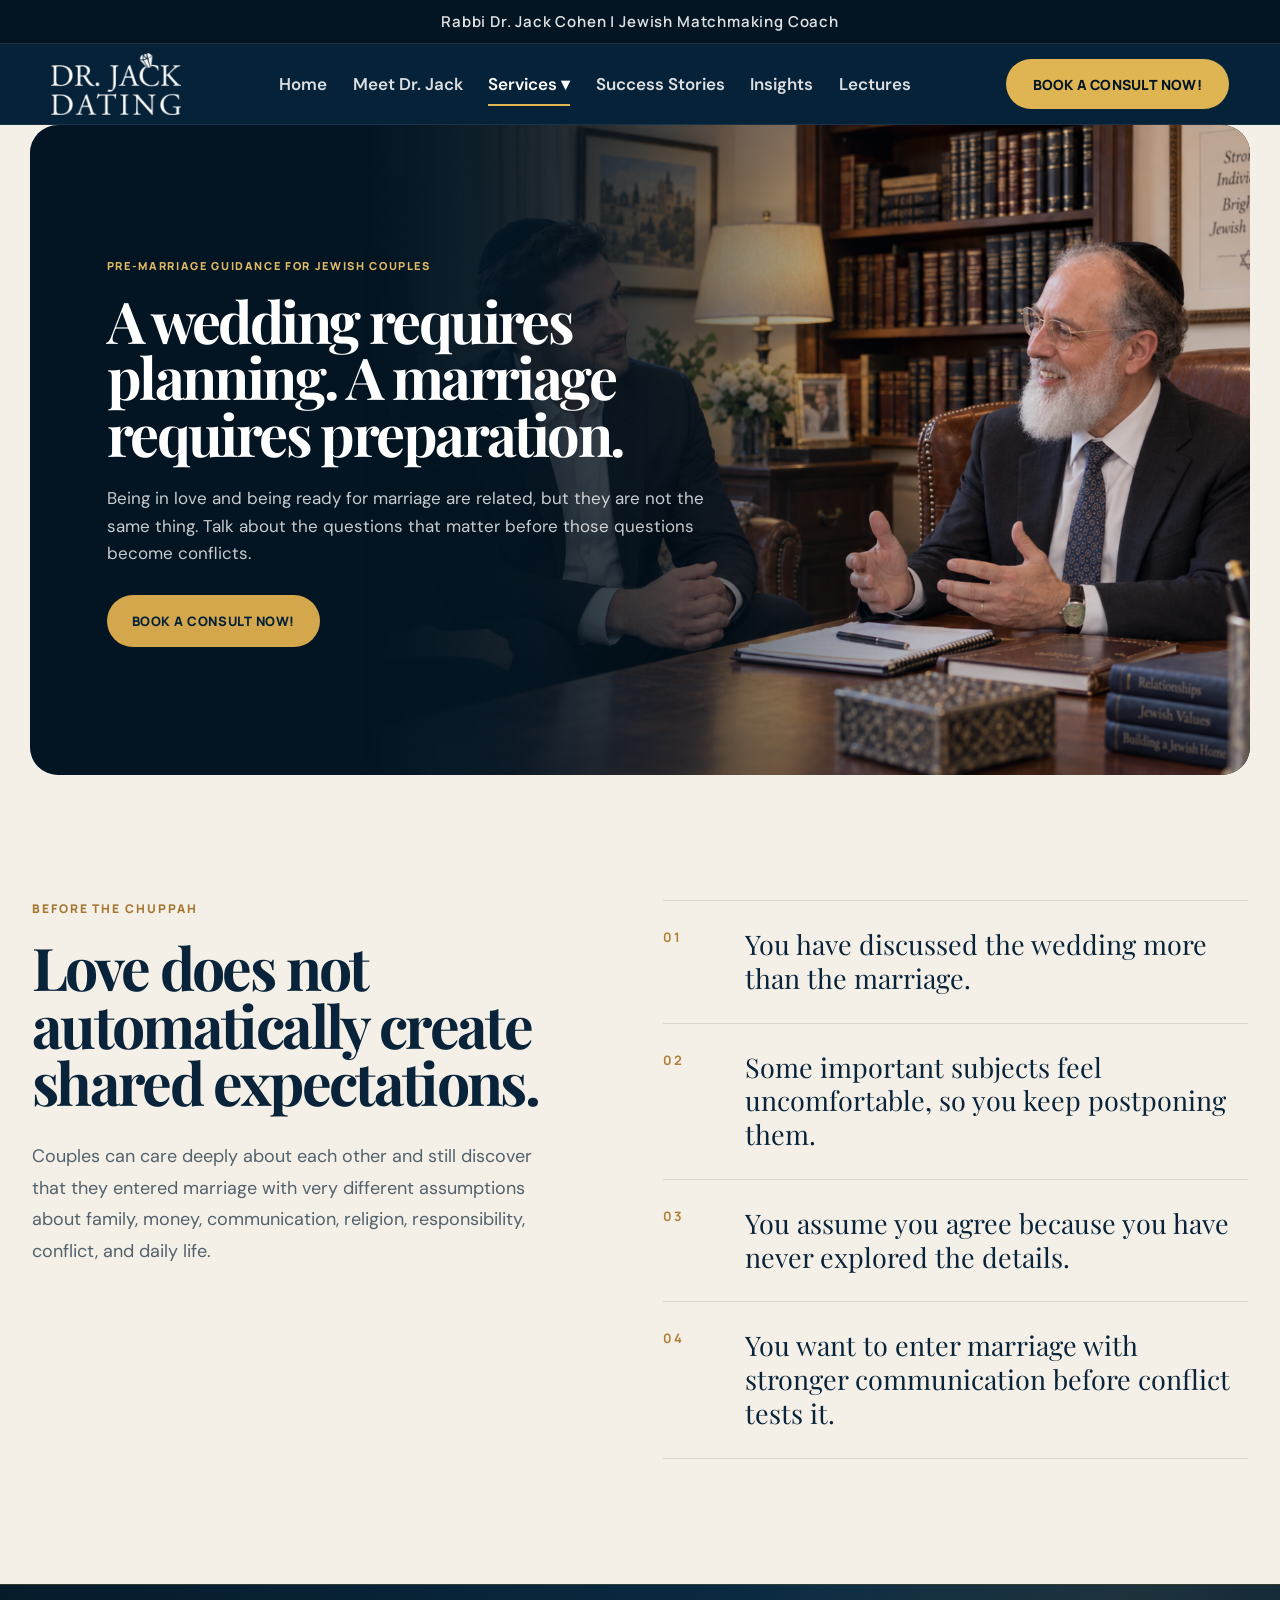
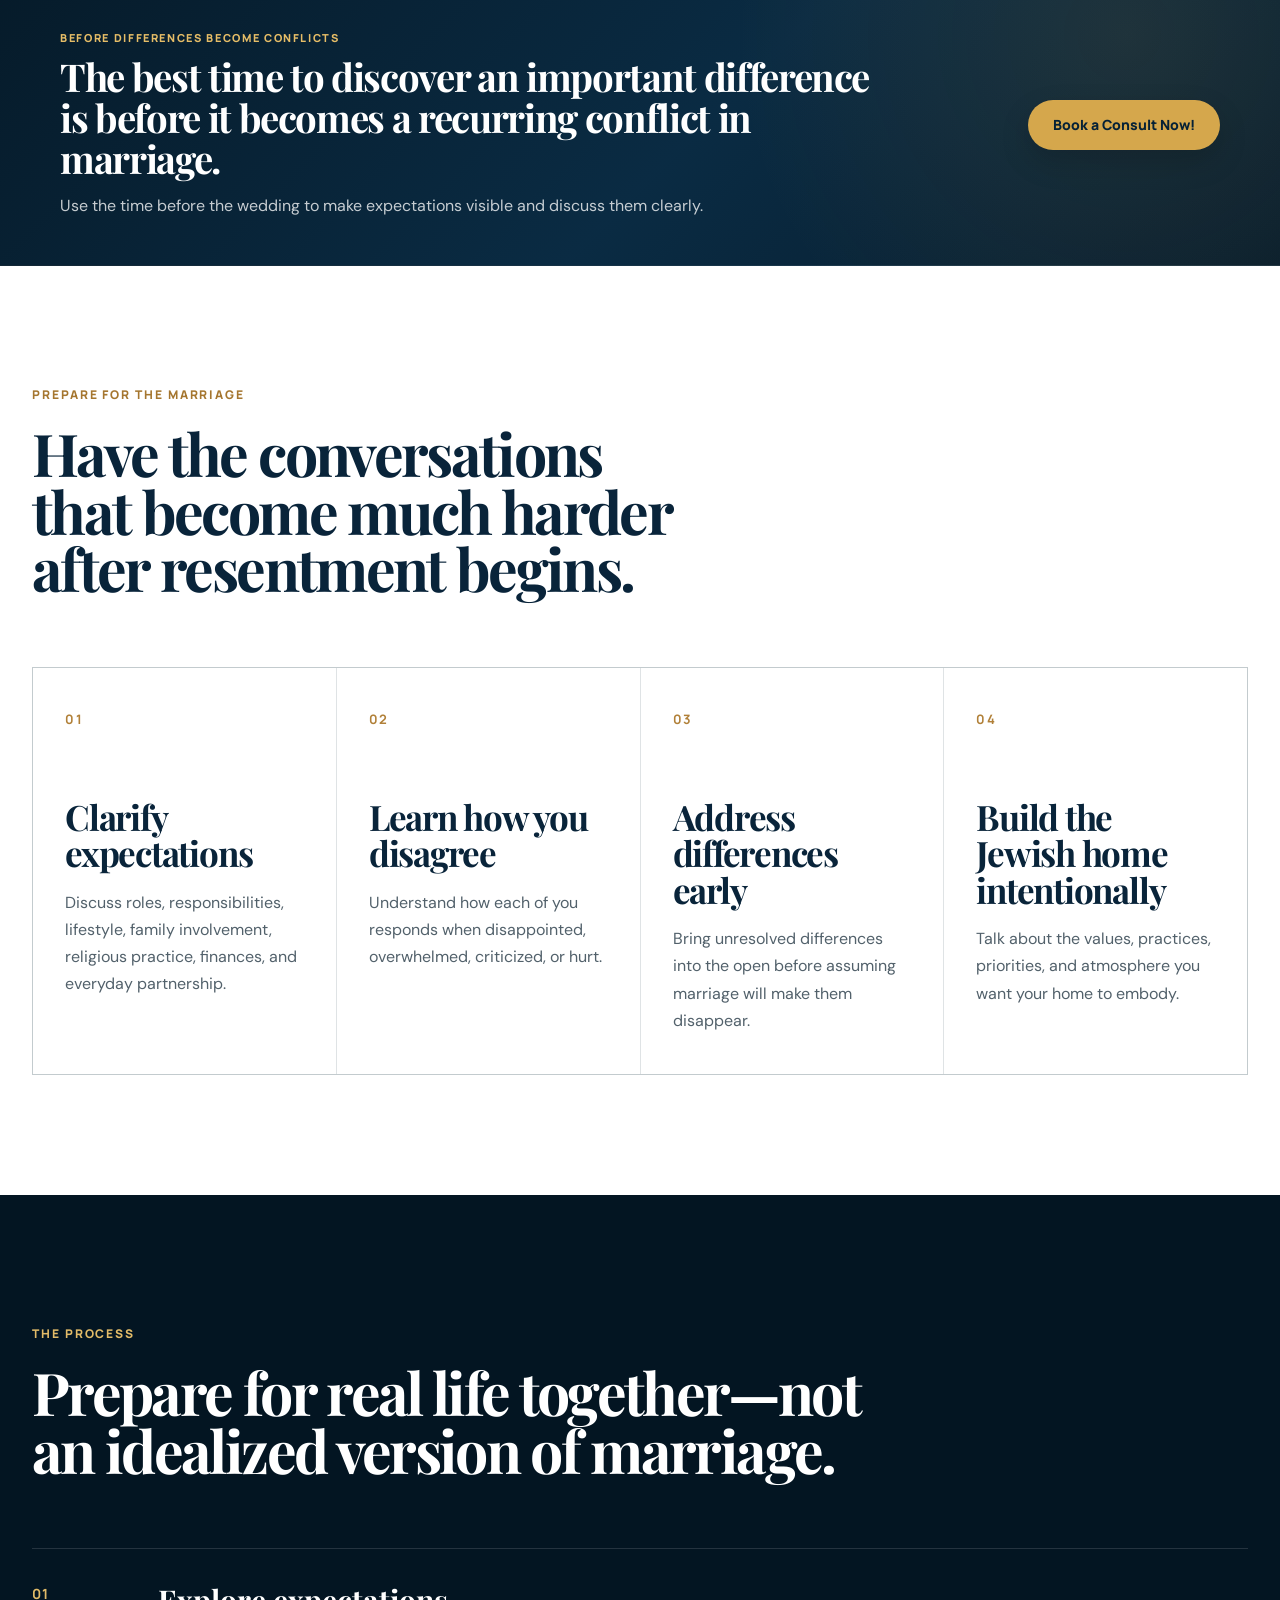
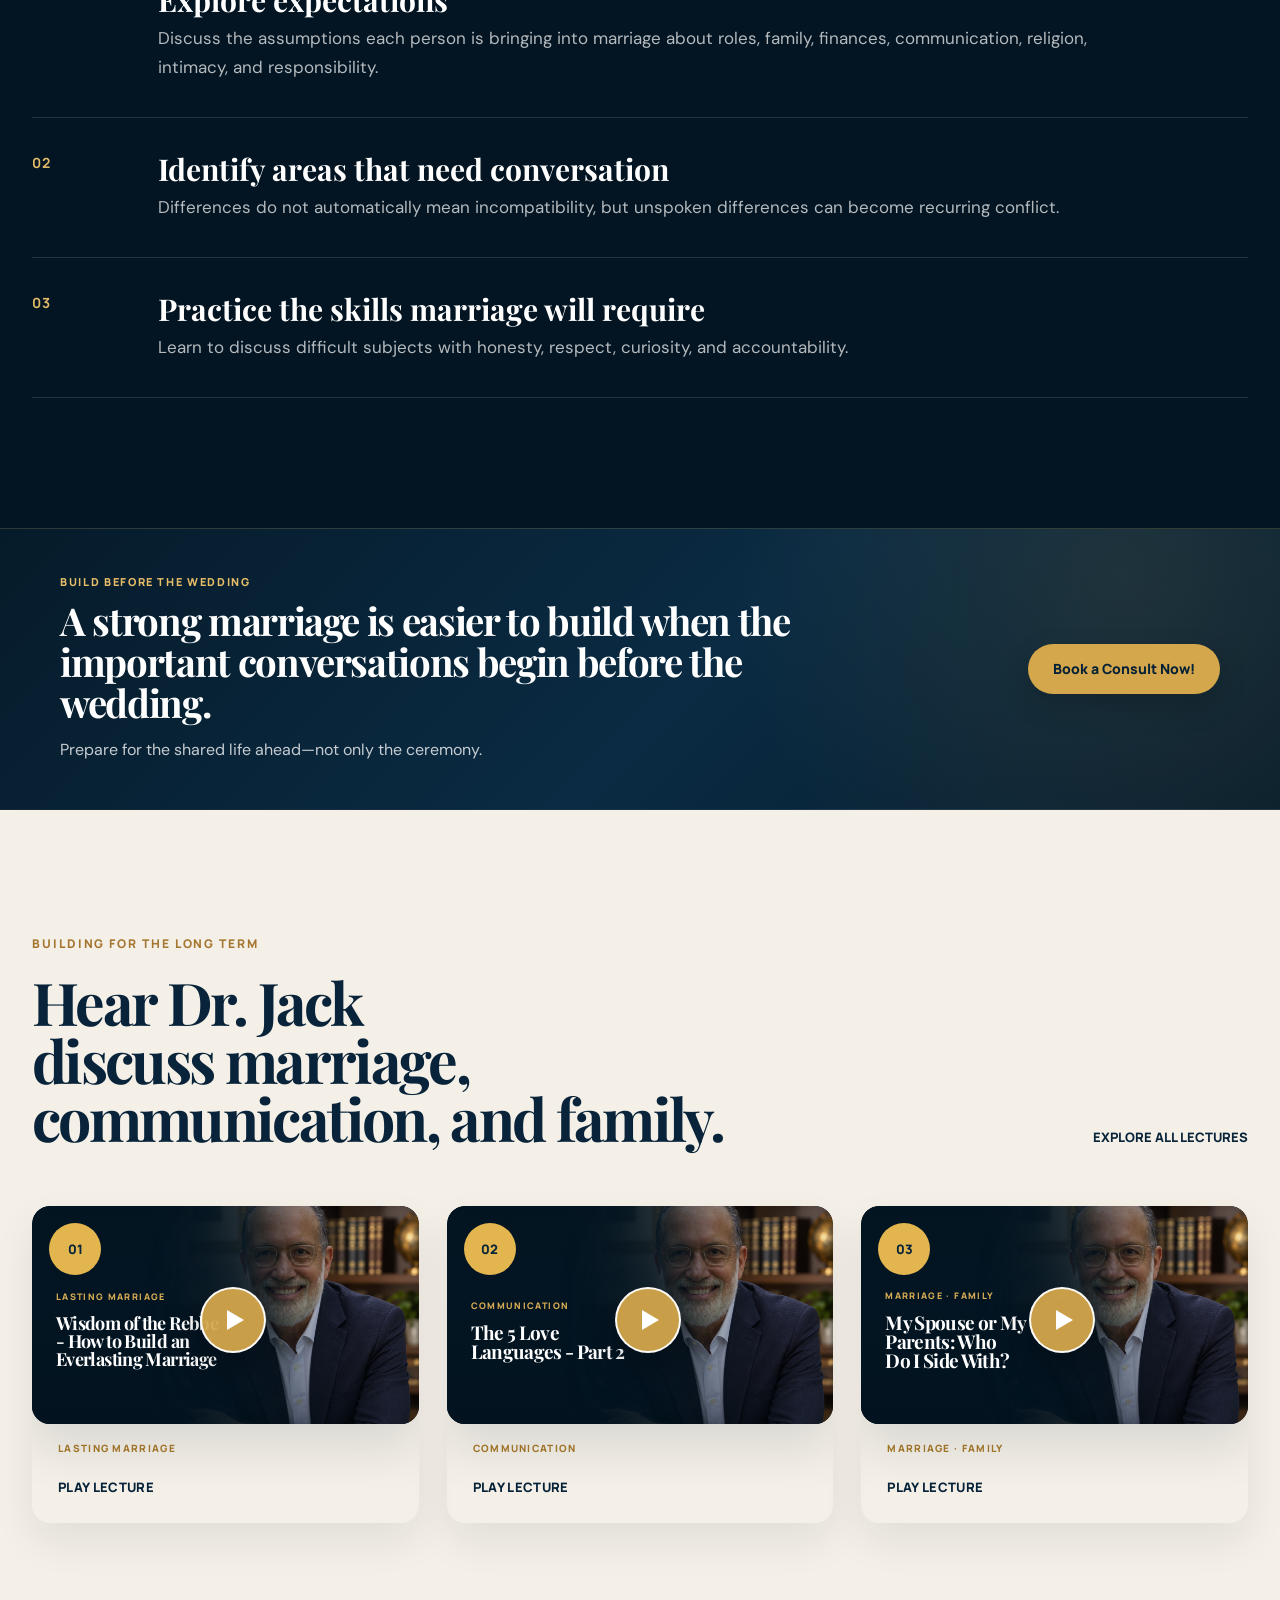
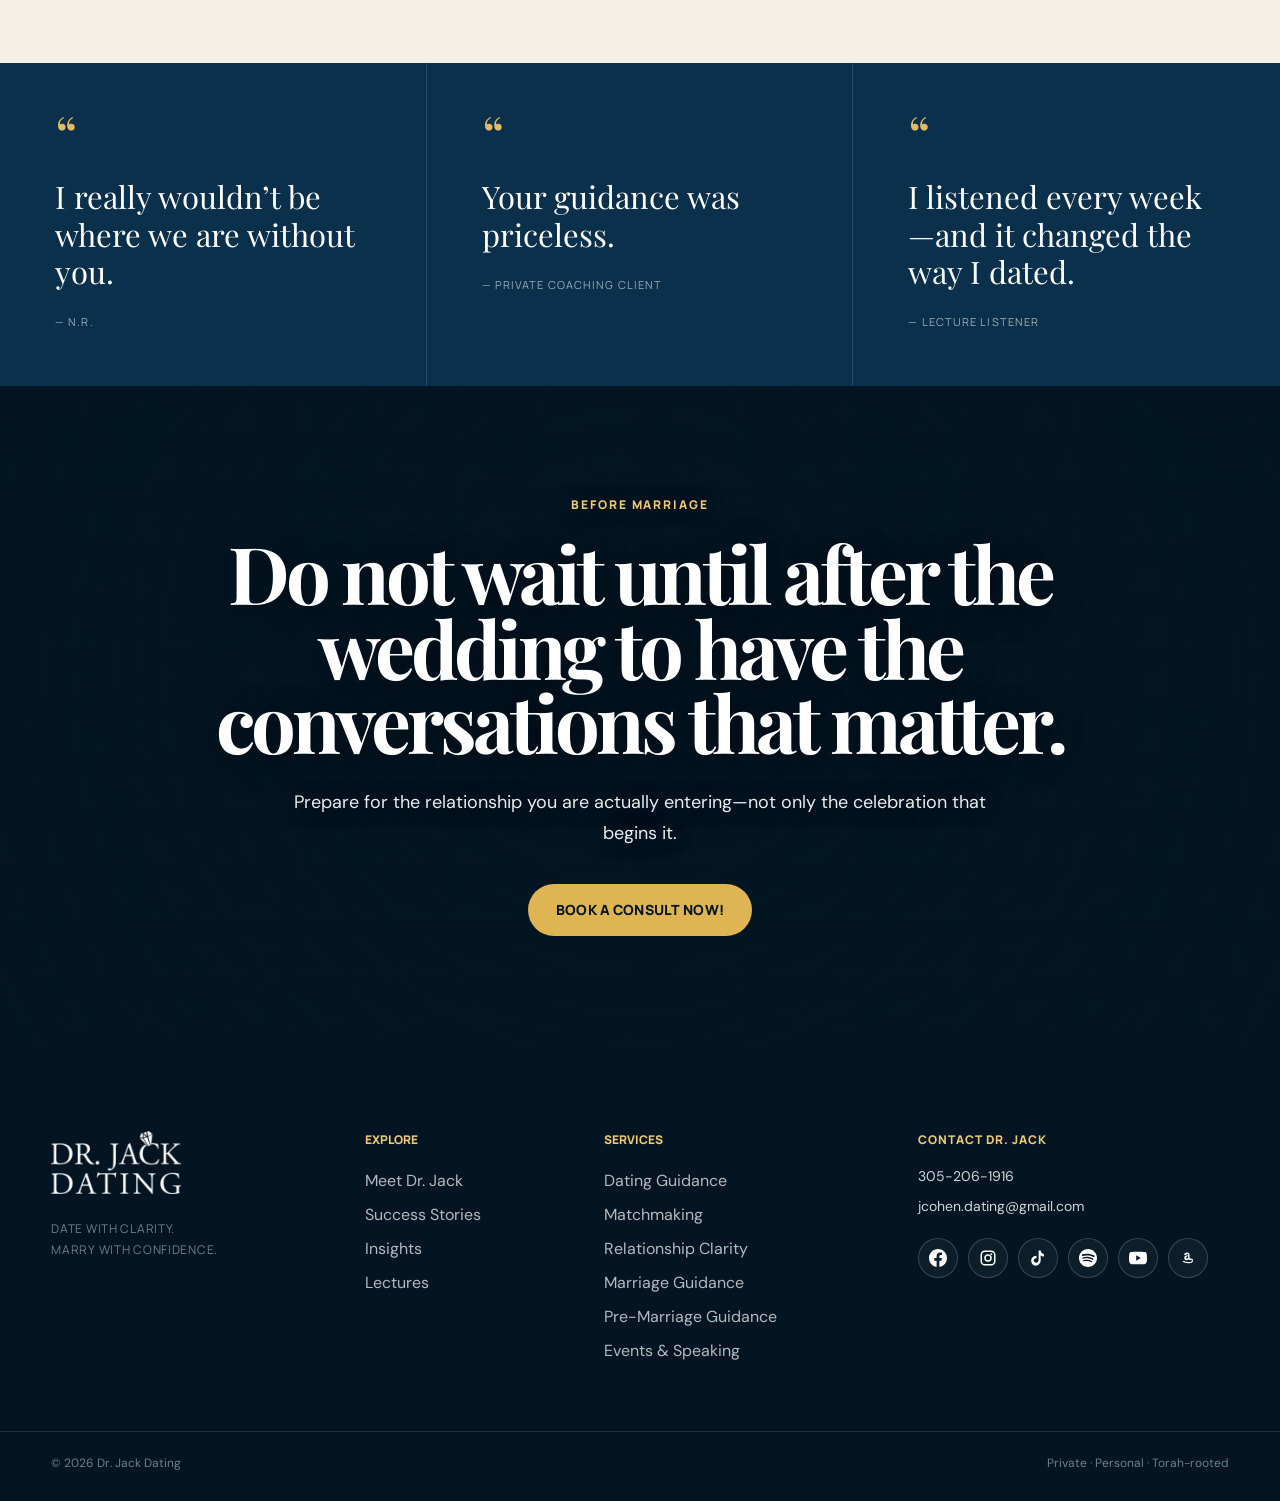
<file: services/pre-marriage.html>
<!DOCTYPE html>
<html lang="en">

<head>

    <meta charset="UTF-8">

    <meta
        name="viewport"
        content="width=device-width, initial-scale=1.0"
    >

    <title>Pre-Marriage Guidance | Rabbi Dr. Jack Cohen</title>

    <meta
        name="description"
        content="Private Jewish pre-marriage guidance with Rabbi Dr. Jack Cohen for serious and engaged couples preparing for marriage with clearer expectations and stronger communication."
    >

    
<link rel="icon" type="image/png" href="../assets/images/branding/favicon.png">
<link rel="preconnect" href="https://fonts.googleapis.com">

    <link
        rel="preconnect"
        href="https://fonts.gstatic.com"
        crossorigin
    >

    <link
        href="https://fonts.googleapis.com/css2?family=DM+Sans:wght@400;500;600;700&family=Manrope:wght@500;600;700;800;900&family=Playfair+Display:wght@500;600;700&display=swap"
        rel="stylesheet"
    >

    <link rel="stylesheet" href="../assets/css/style.css">
    <link rel="stylesheet" href="service-page.css">


<style id="service-page-ending-fix">
.service-page .service-final-cta{position:relative!important;min-height:620px!important;display:flex!important;flex-direction:column!important;align-items:center!important;justify-content:center!important;gap:0!important;padding:110px 24px!important;overflow:hidden!important;text-align:center!important;color:#fff!important;isolation:isolate!important;background:linear-gradient(180deg,rgba(3,21,34,.22) 0%,rgba(3,21,34,.50) 48%,rgba(3,21,34,.80) 100%),linear-gradient(90deg,rgba(3,21,34,.72) 0%,rgba(3,21,34,.38) 45%,rgba(3,21,34,.68) 100%),linear-gradient(rgba(3,21,34,0),rgba(3,21,34,0)) center center/cover no-repeat!important}
.service-page .service-final-cta::before{content:"";position:absolute;inset:0;z-index:0;background:radial-gradient(circle at 50% 43%,rgba(3,21,34,.02) 0%,rgba(3,21,34,.15) 28%,rgba(3,21,34,.40) 58%,rgba(3,21,34,.72) 100%);pointer-events:none}
.service-page .service-final-cta>*{position:relative!important;z-index:2!important;grid-column:auto!important;grid-row:auto!important;justify-self:center!important;align-self:center!important;width:auto!important;max-width:none!important;margin-left:auto!important;margin-right:auto!important;text-align:center!important}
.service-page .service-final-cta small{display:block!important;max-width:760px!important;margin:0 auto 22px!important;color:var(--gold-light)!important;font-family:var(--font-display)!important;font-size:12px!important;font-weight:800!important;line-height:1.45!important;letter-spacing:.16em!important;text-transform:uppercase!important;text-shadow:0 2px 18px rgba(0,0,0,.55)!important}
.service-page .service-final-cta h2{max-width:1100px!important;margin:0 auto!important;color:#fff!important;font-family:var(--font-serif)!important;font-size:clamp(58px,6.2vw,104px)!important;font-weight:700!important;line-height:.94!important;letter-spacing:-.05em!important;text-align:center!important;text-shadow:0 4px 30px rgba(0,0,0,.52)!important}
.service-page .service-final-cta p{max-width:720px!important;margin:28px auto 0!important;color:rgba(255,255,255,.92)!important;font-size:18px!important;line-height:1.7!important;text-align:center!important;text-shadow:0 2px 20px rgba(0,0,0,.55)!important}
.service-page .service-final-cta .service-final-button{position:relative!important;inset:auto!important;float:none!important;display:inline-flex!important;align-items:center!important;justify-content:center!important;width:auto!important;min-width:0!important;height:auto!important;min-height:52px!important;margin:36px auto 0!important;padding:15px 28px!important;border:0!important;border-radius:999px!important;background:var(--gold)!important;color:var(--navy-deep)!important;font-family:var(--font-display)!important;font-size:14px!important;font-weight:900!important;line-height:1.2!important;letter-spacing:.01em!important;text-align:center!important;text-decoration:none!important;white-space:normal!important;transform:none!important}
.service-page .service-final-cta .service-final-button:hover{transform:translateY(-2px)!important}
.site-footer .footer-social-link svg{width:18px;height:18px;display:block;fill:currentColor}
.site-footer .footer-social-link span{position:absolute;width:1px;height:1px;padding:0;margin:-1px;overflow:hidden;clip:rect(0,0,0,0);white-space:nowrap;border:0}
@media(max-width:720px){.service-page .service-final-cta{min-height:520px!important;padding:80px 20px!important;background-position:55% center!important}.service-page .service-final-cta h2{font-size:clamp(44px,13vw,62px)!important}.service-page .service-final-cta p{font-size:16px!important}.service-page .service-final-cta .service-final-button{font-size:13px!important;padding:14px 22px!important}}
</style>


<style id="animated-media-video-fix">
/* Service final consultation animation now uses HTML5 video. */

.service-page .service-final-cta.loop-video-section {
    position: relative !important;
    isolation: isolate !important;
    overflow: hidden !important;
    background-color: #031522 !important;
}

.service-page .service-final-cta.loop-video-section > .loop-bg-video {
    position: absolute !important;
    inset: 0 !important;
    width: 100% !important;
    height: 100% !important;
    display: block !important;
    object-fit: cover !important;
    object-position: center center !important;
    z-index: 0 !important;
    pointer-events: none !important;
    border: 0 !important;
}

.service-page .service-final-cta.loop-video-section::before {
    content: "" !important;
    position: absolute !important;
    inset: 0 !important;
    display: block !important;
    z-index: 1 !important;
    pointer-events: none !important;
    background:
        radial-gradient(circle at 50% 43%,
            rgba(3,21,34,.02) 0%,
            rgba(3,21,34,.15) 28%,
            rgba(3,21,34,.40) 58%,
            rgba(3,21,34,.72) 100%),
        linear-gradient(180deg,
            rgba(3,21,34,.22) 0%,
            rgba(3,21,34,.50) 48%,
            rgba(3,21,34,.80) 100%),
        linear-gradient(90deg,
            rgba(3,21,34,.72) 0%,
            rgba(3,21,34,.38) 45%,
            rgba(3,21,34,.68) 100%) !important;
}

.service-page .service-final-cta.loop-video-section::after {
    content: none !important;
    display: none !important;
}

.service-page .service-final-cta.loop-video-section > *:not(.loop-bg-video) {
    position: relative !important;
    z-index: 2 !important;
}
</style>


<style id="service-index-style-video-thumbnails">
/* SERVICE VIDEO THUMBNAILS — matches homepage Featured Lectures */

.service-video-card {
    display:block!important;
    width:100%!important;
    min-width:0!important;
    padding:0!important;
    margin:0!important;
    border:0!important;
    background:transparent!important;
    color:inherit!important;
    text-align:left!important;
    cursor:pointer!important;
    font:inherit!important;
}

.service-video-stage {
    position:relative!important;
    width:100%!important;
    aspect-ratio:16/9!important;
    overflow:hidden!important;
    border-radius:18px!important;
    background:#031522!important;
    isolation:isolate!important;
    box-shadow:0 22px 50px rgba(3,25,40,.12)!important;
}

.service-video-stage>.service-video-thumbnail-image {
    position:absolute!important;
    z-index:1!important;
    top:0!important;
    right:0!important;
    width:68%!important;
    height:100%!important;
    display:block!important;
    object-fit:cover!important;
    object-position:50% 43%!important;
    transition:transform .42s cubic-bezier(.2,.7,.2,1)!important;
}

.service-video-card:hover .service-video-thumbnail-image {
    transform:scale(1.035)!important;
}

.service-video-navy {
    position:absolute!important;
    z-index:2!important;
    inset:0!important;
    pointer-events:none!important;
    background:linear-gradient(
        90deg,
        #031522 0%,
        #031522 24%,
        rgba(3,21,34,1) 31%,
        rgba(3,21,34,.99) 38%,
        rgba(3,21,34,.94) 45%,
        rgba(3,21,34,.82) 53%,
        rgba(3,21,34,.59) 61%,
        rgba(3,21,34,.34) 69%,
        rgba(3,21,34,.15) 77%,
        rgba(3,21,34,.04) 85%,
        rgba(3,21,34,0) 94%
    )!important;
}

.service-video-wash {
    position:absolute!important;
    z-index:3!important;
    inset:0!important;
    pointer-events:none!important;
    background:linear-gradient(
        180deg,
        rgba(1,14,24,.08) 0%,
        rgba(1,14,24,.02) 40%,
        rgba(1,14,24,.08) 67%,
        rgba(1,14,24,.30) 100%
    )!important;
}

.service-video-seam {
    position:absolute!important;
    z-index:4!important;
    top:-10%!important;
    bottom:-10%!important;
    left:35%!important;
    width:31%!important;
    pointer-events:none!important;
    background:radial-gradient(
        ellipse at center,
        rgba(3,21,34,.58) 0%,
        rgba(3,21,34,.29) 38%,
        rgba(3,21,34,0) 76%
    )!important;
    filter:blur(12px)!important;
}

.service-video-number {
    position:absolute!important;
    z-index:10!important;
    top:17px!important;
    left:17px!important;
    width:52px!important;
    height:52px!important;
    display:grid!important;
    place-items:center!important;
    border-radius:50%!important;
    background:#e3b54f!important;
    color:#08243a!important;
    font-family:var(--font-display,"DM Sans",Arial,sans-serif)!important;
    font-size:13px!important;
    font-weight:800!important;
    line-height:1!important;
}

.service-video-thumb-copy {
    position:absolute!important;
    z-index:7!important;
    left:24px!important;
    top:57%!important;
    width:47%!important;
    transform:translateY(-50%)!important;
}

.service-video-thumb-copy small {
    display:block!important;
    margin-bottom:10px!important;
    color:#d9ad54!important;
    font-family:var(--font-display,"DM Sans",Arial,sans-serif)!important;
    font-size:9px!important;
    font-weight:800!important;
    line-height:1.35!important;
    letter-spacing:.15em!important;
    text-transform:uppercase!important;
}

.service-video-thumb-copy strong {
    display:block!important;
    margin:0!important;
    color:#fff!important;
    font-family:var(--font-serif,"Playfair Display",Georgia,serif)!important;
    font-size:clamp(19px,1.45vw,29px)!important;
    font-weight:700!important;
    line-height:1.02!important;
    letter-spacing:-.035em!important;
    text-wrap:balance!important;
}

.service-video-card.long-title .service-video-thumb-copy strong {
    font-size:clamp(18px,1.3vw,26px)!important;
}

.service-video-card.very-long-title .service-video-thumb-copy strong {
    font-size:clamp(17px,1.15vw,23px)!important;
    line-height:1.04!important;
}

.service-video-play {
    position:absolute!important;
    z-index:12!important;
    left:52%!important;
    top:52%!important;
    width:66px!important;
    height:66px!important;
    display:grid!important;
    place-items:center!important;
    transform:translate(-50%,-50%)!important;
    border:2px solid rgba(255,255,255,.96)!important;
    border-radius:50%!important;
    background:rgba(213,167,76,.94)!important;
    box-shadow:0 15px 42px rgba(0,0,0,.30)!important;
    color:transparent!important;
    font-size:0!important;
    transition:transform .18s ease,background .18s ease!important;
}

.service-video-play::after {
    content:""!important;
    width:0!important;
    height:0!important;
    margin-left:5px!important;
    border-top:10px solid transparent!important;
    border-bottom:10px solid transparent!important;
    border-left:17px solid #fff!important;
}

.service-video-card:hover .service-video-play {
    transform:translate(-50%,-50%) scale(1.09)!important;
    background:#c99a43!important;
}

.service-video-copy {
    display:block!important;
    padding-top:18px!important;
    background:transparent!important;
}

.service-video-copy small {
    display:block!important;
    margin-bottom:8px!important;
    color:#a87928!important;
    font-family:var(--font-display,"DM Sans",Arial,sans-serif)!important;
    font-size:10px!important;
    font-weight:800!important;
    line-height:1.2!important;
    letter-spacing:.13em!important;
    text-transform:uppercase!important;
}

.service-video-copy h3,
.service-video-copy p {
    display:none!important;
}

.service-video-copy b {
    display:inline-flex!important;
    align-items:center!important;
    gap:8px!important;
    color:#062238!important;
    font-family:var(--font-display,"DM Sans",Arial,sans-serif)!important;
    font-size:13px!important;
    font-weight:900!important;
    line-height:1.2!important;
    letter-spacing:.025em!important;
    text-transform:uppercase!important;
}

@media(max-width:980px){
    .service-video-thumb-copy strong{font-size:clamp(20px,2.5vw,31px)!important}
    .service-video-card.long-title .service-video-thumb-copy strong{font-size:clamp(19px,2.25vw,28px)!important}
    .service-video-card.very-long-title .service-video-thumb-copy strong{font-size:clamp(18px,2vw,25px)!important}
}

@media(max-width:720px){
    .service-video-thumb-copy{
        left:20px!important;
        top:57%!important;
        width:48%!important
    }
    .service-video-thumb-copy strong{font-size:clamp(20px,5.2vw,28px)!important}
    .service-video-card.long-title .service-video-thumb-copy strong{font-size:clamp(18px,4.7vw,25px)!important}
    .service-video-card.very-long-title .service-video-thumb-copy strong{font-size:clamp(17px,4.3vw,22px)!important}
    .service-video-thumb-copy small{font-size:8px!important;margin-bottom:8px!important}
    .service-video-number{width:46px!important;height:46px!important;top:14px!important;left:14px!important}
    .service-video-play{width:58px!important;height:58px!important}
}
</style>

<style id="service-hero-copy-composition-final">
/* =========================================================
   SERVICE HERO — FINAL COPY + IMAGE COMPOSITION
   Marriage Guidance is intentionally excluded.
   ========================================================= */

.service-page .service-hero {
    position: relative !important;
    isolation: isolate !important;
    overflow: hidden !important;

    min-height: 650px !important;

    display: flex !important;
    align-items: center !important;

    background: #031522 !important;
}

/* IMAGE */
.service-page .service-hero-image {
    position: absolute !important;

    top: 0 !important;
    right: 0 !important;
    bottom: 0 !important;
    left: auto !important;

    z-index: 0 !important;

    width: 73% !important;
    height: 100% !important;

    display: block !important;

    object-fit: cover !important;
    object-position: 80% center !important;

    /*
       Slow alpha fade of the image itself.
       This prevents a visible vertical image edge.
    */
    -webkit-mask-image:
        linear-gradient(
            90deg,
            transparent 0%,
            rgba(0,0,0,.025) 6%,
            rgba(0,0,0,.08) 13%,
            rgba(0,0,0,.17) 20%,
            rgba(0,0,0,.30) 28%,
            rgba(0,0,0,.46) 36%,
            rgba(0,0,0,.62) 44%,
            rgba(0,0,0,.76) 52%,
            rgba(0,0,0,.88) 59%,
            rgba(0,0,0,.96) 65%,
            #000 72%,
            #000 100%
        ) !important;

    mask-image:
        linear-gradient(
            90deg,
            transparent 0%,
            rgba(0,0,0,.025) 6%,
            rgba(0,0,0,.08) 13%,
            rgba(0,0,0,.17) 20%,
            rgba(0,0,0,.30) 28%,
            rgba(0,0,0,.46) 36%,
            rgba(0,0,0,.62) 44%,
            rgba(0,0,0,.76) 52%,
            rgba(0,0,0,.88) 59%,
            rgba(0,0,0,.96) 65%,
            #000 72%,
            #000 100%
        ) !important;
}

/* LIGHT GRADIENT ABOVE THE IMAGE */
.service-page .service-hero-gradient {
    position: absolute !important;
    inset: 0 !important;

    z-index: 1 !important;
    pointer-events: none !important;

    background:
        linear-gradient(
            90deg,
            rgba(3,21,34,.28) 0%,
            rgba(3,21,34,.18) 34%,
            rgba(3,21,34,.09) 51%,
            rgba(3,21,34,.035) 67%,
            rgba(3,21,34,0) 83%
        ),
        linear-gradient(
            180deg,
            rgba(3,21,34,.01) 0%,
            rgba(3,21,34,.03) 48%,
            rgba(3,21,34,.18) 100%
        ) !important;
}

/* COPY PLACEMENT */
.service-page .service-hero-content {
    position: relative !important;

    top: auto !important;
    right: auto !important;
    bottom: auto !important;
    left: auto !important;

    transform: none !important;

    z-index: 2 !important;

    width: min(780px, 48vw) !important;
    max-width: 800px !important;

    margin:
        0
        0
        0
        clamp(48px, 6vw, 118px) !important;

    padding:
        54px
        0
        48px !important;
}

.service-page .service-eyebrow {
    margin: 0 0 18px !important;

    font-size: 11px !important;
    line-height: 1.35 !important;
    letter-spacing: .15em !important;
}

.service-page .service-hero h1 {
    max-width: 100% !important;

    margin: 0 !important;

    font-size: clamp(54px, 4.5vw, 70px) !important;
    line-height: .98 !important;
    letter-spacing: -.045em !important;
}

.service-page .service-hero-copy {
    max-width: 680px !important;

    margin: 24px 0 0 !important;

    font-size: 17px !important;
    line-height: 1.62 !important;
}

.service-page .service-primary-button {
    margin-top: 27px !important;
}

/* TABLET */
@media (max-width: 1000px) {
    .service-page .service-hero {
        min-height: 630px !important;
    }

    .service-page .service-hero-image {
        width: 82% !important;
        object-position: 72% center !important;
    }

    .service-page .service-hero-content {
        width: min(700px, calc(100% - 72px)) !important;

        margin-left:
            clamp(36px, 5vw, 68px) !important;

        padding:
            52px
            0
            46px !important;
    }

    .service-page .service-hero h1 {
        font-size:
            clamp(
                46px,
                6.1vw,
                60px
            ) !important;
    }

    .service-page .service-hero-copy {
        max-width: 590px !important;

        font-size: 16px !important;
    }
}

/* MOBILE */
@media (max-width: 640px) {
    .service-page .service-hero {
        min-height: 680px !important;

        align-items: flex-end !important;
    }

    .service-page .service-hero-image {
        inset: 0 !important;

        width: 100% !important;
        height: 100% !important;

        object-position: 68% center !important;

        -webkit-mask-image:
            linear-gradient(
                0deg,
                #000 0%,
                #000 38%,
                rgba(0,0,0,.94) 52%,
                rgba(0,0,0,.78) 65%,
                rgba(0,0,0,.55) 77%,
                rgba(0,0,0,.30) 87%,
                rgba(0,0,0,.10) 95%,
                transparent 100%
            ) !important;

        mask-image:
            linear-gradient(
                0deg,
                #000 0%,
                #000 38%,
                rgba(0,0,0,.94) 52%,
                rgba(0,0,0,.78) 65%,
                rgba(0,0,0,.55) 77%,
                rgba(0,0,0,.30) 87%,
                rgba(0,0,0,.10) 95%,
                transparent 100%
            ) !important;
    }

    .service-page .service-hero-gradient {
        background:
            linear-gradient(
                0deg,
                rgba(3,21,34,.98) 0%,
                rgba(3,21,34,.90) 45%,
                rgba(3,21,34,.47) 72%,
                rgba(3,21,34,.11) 100%
            ) !important;
    }

    .service-page .service-hero-content {
        width: calc(100% - 40px) !important;
        max-width: none !important;

        margin:
            0
            20px !important;

        padding:
            62px
            0
            46px !important;
    }

    .service-page .service-eyebrow {
        margin-bottom: 14px !important;
        font-size: 10px !important;
    }

    .service-page .service-hero h1 {
        max-width: none !important;

        font-size:
            clamp(
                39px,
                10.7vw,
                50px
            ) !important;

        line-height: .99 !important;
    }

    .service-page .service-hero-copy {
        max-width: none !important;

        margin-top: 20px !important;

        font-size: 15px !important;
        line-height: 1.58 !important;
    }

    .service-page .service-primary-button {
        margin-top: 22px !important;
    }
}
</style>


<style id="mobile-navigation-repair-20260907">
@media (min-width: 901px) {
    .mobile-menu-button,
    .mobile-navigation {
        display: none !important;
    }
}

@media (max-width: 900px) {
    .site-header {
        position: relative !important;
        z-index: 9999 !important;
        overflow: visible !important;
    }

    .site-header .header-inner {
        position: relative !important;
        z-index: 10001 !important;
    }

    .site-header .desktop-nav,
    .site-header .header-cta {
        display: none !important;
    }

    .mobile-menu-button {
        position: relative !important;
        z-index: 10005 !important;
        display: inline-flex !important;
        flex-direction: column !important;
        align-items: center !important;
        justify-content: center !important;
        gap: 8px !important;
        width: 54px !important;
        height: 54px !important;
        margin-left: auto !important;
        padding: 0 !important;
        border: 0 !important;
        background: transparent !important;
        cursor: pointer !important;
        pointer-events: auto !important;
        touch-action: manipulation !important;
        -webkit-tap-highlight-color: transparent !important;
    }

    .mobile-menu-button span {
        display: block !important;
        width: 30px !important;
        height: 3px !important;
        margin: 0 !important;
        border-radius: 999px !important;
        background: #fff !important;
        opacity: 1 !important;
        transform-origin: center !important;
        transition: transform .22s ease, opacity .22s ease !important;
    }

    .mobile-menu-button[aria-expanded="true"] span:first-child {
        transform: translateY(5.5px) rotate(45deg) !important;
    }

    .mobile-menu-button[aria-expanded="true"] span:last-child {
        transform: translateY(-5.5px) rotate(-45deg) !important;
    }

    .mobile-navigation {
        position: absolute !important;
        top: 100% !important;
        left: 0 !important;
        right: 0 !important;
        z-index: 10000 !important;
        display: none !important;
        flex-direction: column !important;
        align-items: stretch !important;
        max-height: calc(100dvh - 110px) !important;
        overflow-y: auto !important;
        overscroll-behavior: contain !important;
        padding: 14px 20px 24px !important;
        border-top: 1px solid rgba(255,255,255,.09) !important;
        background: rgba(3,21,34,.985) !important;
        box-shadow: 0 22px 44px rgba(0,0,0,.28) !important;
        pointer-events: auto !important;
    }

    .mobile-navigation.open {
        display: flex !important;
    }

    .mobile-navigation > a,
    .mobile-services-button {
        width: 100% !important;
        min-height: 50px !important;
        display: flex !important;
        align-items: center !important;
        justify-content: space-between !important;
        margin: 0 !important;
        padding: 13px 4px !important;
        border: 0 !important;
        border-bottom: 1px solid rgba(255,255,255,.08) !important;
        background: transparent !important;
        color: #fff !important;
        font: 600 15px/1.35 "DM Sans", Arial, sans-serif !important;
        text-align: left !important;
        text-decoration: none !important;
        cursor: pointer !important;
        pointer-events: auto !important;
    }

    .mobile-services-button .services-dropdown-arrow,
    .mobile-services-button > span:last-child {
        margin-left: 12px !important;
        color: #e7b241 !important;
        font-size: 14px !important;
        transition: transform .2s ease !important;
    }

    .mobile-services-button[aria-expanded="true"] .services-dropdown-arrow,
    .mobile-services-button[aria-expanded="true"] > span:last-child {
        transform: rotate(180deg) !important;
    }

    .mobile-services-menu {
        display: none !important;
        padding: 6px 0 8px 14px !important;
        background: rgba(255,255,255,.025) !important;
    }

    .mobile-services-menu.open {
        display: flex !important;
        flex-direction: column !important;
    }

    .mobile-services-menu a {
        display: block !important;
        padding: 11px 8px !important;
        color: rgba(255,255,255,.88) !important;
        font: 500 14px/1.35 "DM Sans", Arial, sans-serif !important;
        text-decoration: none !important;
    }

    .mobile-navigation .mobile-consultation {
        justify-content: center !important;
        min-height: 48px !important;
        margin-top: 16px !important;
        padding: 13px 18px !important;
        border: 0 !important;
        border-radius: 999px !important;
        background: #e7b241 !important;
        color: #061b2b !important;
        font-weight: 800 !important;
        text-align: center !important;
    }
}
</style>


<style id="mobile-hero-visibility-repair-20260907">

.mobile-hero-media { display: none; }

@media (max-width: 640px) {
    .mobile-hero-media {
        display: block !important;
        position: relative !important;
        z-index: 1 !important;
        width: 100% !important;
        height: auto !important;
        max-width: none !important;
        margin: 0 !important;
        padding: 0 !important;
        object-fit: contain !important;
        object-position: center center !important;
        border: 0 !important;
        border-radius: 0 !important;
        background: #031522 !important;
    }
}


@media (max-width: 640px) {
    .service-page .service-hero {
        display: flex !important;
        flex-direction: column !important;
        align-items: stretch !important;
        min-height: 0 !important;
        height: auto !important;
        padding: 0 !important;
        background: #031522 !important;
        overflow: hidden !important;
    }

    .service-page .service-hero-image {
        position: relative !important;
        inset: auto !important;
        order: 0 !important;
        display: block !important;
        width: 100% !important;
        height: auto !important;
        max-width: none !important;
        object-fit: contain !important;
        object-position: center center !important;
        -webkit-mask-image: none !important;
        mask-image: none !important;
        filter: brightness(.84) saturate(.94) !important;
    }

    .service-page .service-hero-gradient { display: none !important; }

    .service-page .service-hero-content {
        position: relative !important;
        inset: auto !important;
        order: 1 !important;
        width: 100% !important;
        max-width: none !important;
        margin: 0 !important;
        padding: 30px 24px 40px !important;
        background: #031522 !important;
    }
}

</style>

<!-- DJ-ADDITIONAL-CTA-STYLES-20260907-START -->
<style id="dj-additional-cta-styles-20260907">
.dj-additional-cta{position:relative;isolation:isolate;overflow:hidden;width:100%;padding:46px 28px;border-top:1px solid rgba(213,167,76,.18);border-bottom:1px solid rgba(255,255,255,.055);background:radial-gradient(circle at 88% 18%,rgba(213,167,76,.11),transparent 34%),linear-gradient(135deg,#061b2a 0%,#0a2b43 54%,#071d2d 100%);color:#fff}
.dj-additional-cta__inner{width:min(1160px,100%);margin:0 auto;display:grid;grid-template-columns:minmax(0,1fr) auto;align-items:center;gap:38px}
.dj-additional-cta__copy{max-width:820px}.dj-additional-cta__eyebrow{margin:0 0 11px;color:#e6bd67;font-family:"Manrope","DM Sans",Arial,sans-serif;font-size:11px;font-weight:800;line-height:1.3;letter-spacing:.15em;text-transform:uppercase}
.dj-additional-cta__title{margin:0;color:#fff;font-family:"Playfair Display",Georgia,serif;font-size:clamp(31px,3vw,46px);font-weight:700;line-height:1.07;letter-spacing:-.035em}.dj-additional-cta__description{max-width:760px;margin:14px 0 0;color:rgba(255,255,255,.77);font-family:"DM Sans",Arial,sans-serif;font-size:16px;font-weight:400;line-height:1.62}
.dj-additional-cta__button{display:inline-flex;align-items:center;justify-content:center;min-width:190px;min-height:50px;padding:14px 25px;border:0;border-radius:999px;background:#d5a74c;color:#052136;font-family:"Manrope","DM Sans",Arial,sans-serif;font-size:14px;font-weight:900;line-height:1.15;text-align:center;text-decoration:none;box-shadow:0 12px 30px rgba(0,0,0,.16);transition:transform 180ms ease,background 180ms ease,box-shadow 180ms ease}
.dj-additional-cta__button:hover,.dj-additional-cta__button:focus-visible{transform:translateY(-2px);background:#e4b85e;box-shadow:0 16px 34px rgba(0,0,0,.22)}
.dj-additional-cta--library{grid-column:1/-1;margin:10px 0 18px;padding:38px 34px;border:1px solid rgba(213,167,76,.18);border-radius:16px}.dj-additional-cta--library .dj-additional-cta__inner{width:100%}
@media(max-width:760px){.dj-additional-cta{padding:38px 22px}.dj-additional-cta__inner{grid-template-columns:1fr;gap:24px}.dj-additional-cta__title{font-size:clamp(30px,9vw,40px)}.dj-additional-cta__description{font-size:15px}.dj-additional-cta__button{width:100%;min-width:0}.dj-additional-cta--library{margin:8px 0 18px;padding:32px 22px;border-radius:14px}}
</style>
<!-- DJ-ADDITIONAL-CTA-STYLES-20260907-END -->
</head>


<body class="service-page">


<header class="site-header">

    <div class="header-inner">

        <a href="../index.html" class="brand">

            <img
                src="../assets/images/branding/dr-jack-logo.png"
                alt="Dr. Jack Dating"
                class="brand-logo"
            >

        </a>


        <nav class="desktop-nav">

            <a href="../index.html" class="nav-link">
                Home
            </a>

            <a href="../about.html" class="nav-link">
                Meet Dr. Jack
            </a>


            <div class="nav-dropdown">

                <button
                    class="nav-dropdown-button"
                    type="button"
                >
                    Services <span>▾</span>
                </button>


                <div class="nav-dropdown-menu">

                    <a href="dating.html">
                        <small>FOR SINGLES</small>
                        <span>Dating Guidance</span>
                    </a>

                    <a href="matchmaking.html">
                        <small>FOR A PERSONAL INTRODUCTION</small>
                        <span>Matchmaking</span>
                    </a>

                    <a href="relationship-clarity.html">
                        <small>FOR RELATIONSHIP DECISIONS</small>
                        <span>Relationship Clarity</span>
                    </a>

                    <a href="marriage.html">
                        <small>FOR COUPLES</small>
                        <span>Marriage Guidance</span>
                    </a>

                    <a href="pre-marriage.html">
                        <small>BEFORE MARRIAGE</small>
                        <span>Pre-Marriage Guidance</span>
                    </a>

                    <a href="events-speaking.html">
                        <small>LECTURES & EVENTS</small>
                        <span>Events & Speaking</span>
                    </a>

                </div>

            </div>


            <a href="../success-stories.html" class="nav-link">
                Success Stories
            </a>

            <a href="../insights.html" class="nav-link">
                Insights
            </a>

            <a href="../lectures.html" class="nav-link">
                Lectures
            </a>

        </nav>


        <a
            href="../booking.html"
            class="header-cta"
        >
            Book a Consult Now!
        </a>

    
<button class="mobile-menu-button" id="mobileMenuButton" type="button"
        aria-label="Open navigation" aria-expanded="false">
    <span></span>
    <span></span>
</button>
</div>
<nav class="mobile-navigation" id="mobileNavigation" aria-label="Mobile navigation">
    <a href="../index.html">Home</a>
    <a href="../about.html">Meet Dr. Jack</a>

    <button class="mobile-services-button" id="mobileServicesButton" type="button" aria-expanded="false">
        <span>Services</span>
        <span class="services-dropdown-arrow" aria-hidden="true">▾</span>
    </button>

    <div class="mobile-services-menu" id="mobileServicesMenu">
        <a href="dating.html">Dating Guidance</a>
        <a href="matchmaking.html">Matchmaking</a>
        <a href="relationship-clarity.html">Relationship Clarity</a>
        <a href="marriage.html">Marriage Guidance</a>
        <a href="pre-marriage.html">Pre-Marriage Guidance</a>
        <a href="events-speaking.html">Events &amp; Speaking</a>
    </div>

    <a href="../success-stories.html">Success Stories</a>
    <a href="../insights.html">Insights</a>
    <a href="../lectures.html">Lectures</a>
    <a class="mobile-consultation" href="../booking.html">Book a Consult Now!</a>
</nav>


</header>


<main>


<section class="service-hero">
<img
        src="../assets/images/services/pre-marriage-hero.png"
        alt="Pre-marriage guidance"
        class="service-hero-image"
    >
<div class="service-hero-gradient"></div>
<div class="service-hero-content">
<p class="service-eyebrow">
            PRE-MARRIAGE GUIDANCE FOR JEWISH COUPLES
        </p>
<h1>
            A wedding requires planning. A marriage requires preparation.
        </h1>
<p class="service-hero-copy">
            Being in love and being ready for marriage are related,
            but they are not the same thing. Talk about the questions
            that matter before those questions become conflicts.
        </p>
<a
            href="../booking.html"
            class="service-primary-button"
        >
            Book a Consult Now!</a>
</div>
</section>


<section class="service-problem">

    <div class="service-container service-problem-grid">

        <div>

            <small class="service-section-label">
                BEFORE THE CHUPPAH
            </small>

            <h2>
                Love does not automatically create shared expectations.
            </h2>

            <p class="service-problem-intro">
                Couples can care deeply about each other and still
                discover that they entered marriage with very
                different assumptions about family, money, communication,
                religion, responsibility, conflict, and daily life.
            </p>

        </div>


        <ul class="service-problem-list">

            <li>
                <b>01</b>
                <span>
                    You have discussed the wedding more than the marriage.
                </span>
            </li>

            <li>
                <b>02</b>
                <span>
                    Some important subjects feel uncomfortable, so you keep postponing them.
                </span>
            </li>

            <li>
                <b>03</b>
                <span>
                    You assume you agree because you have never explored the details.
                </span>
            </li>

            <li>
                <b>04</b>
                <span>
                    You want to enter marriage with stronger communication before conflict tests it.
                </span>
            </li>

        </ul>

    </div>

</section>
<!-- DJ-ADDITIONAL-CTA-pre-marriage-problem-START -->
<aside class="dj-additional-cta" data-dj-additional-cta="pre-marriage-problem" aria-label="Private consultation">
<div class="dj-additional-cta__inner"><div class="dj-additional-cta__copy"><p class="dj-additional-cta__eyebrow">BEFORE DIFFERENCES BECOME CONFLICTS</p><h2 class="dj-additional-cta__title">The best time to discover an important difference is before it becomes a recurring conflict in marriage.</h2><p class="dj-additional-cta__description">Use the time before the wedding to make expectations visible and discuss them clearly.</p></div><a class="dj-additional-cta__button" href="../booking.html">Book a Consult Now!</a></div>
</aside>
<!-- DJ-ADDITIONAL-CTA-pre-marriage-problem-END -->



<section class="service-outcomes">

    <div class="service-container">

        <div class="service-outcome-heading">

            <small class="service-section-label">
                PREPARE FOR THE MARRIAGE
            </small>

            <h2>
                Have the conversations that become much harder after resentment begins.
            </h2>

        </div>


        <div class="service-outcome-grid">

            <article class="service-outcome-card">
                <b>01</b>
                <h3>Clarify expectations</h3>
                <p>
                    Discuss roles, responsibilities, lifestyle,
                    family involvement, religious practice,
                    finances, and everyday partnership.
                </p>
            </article>


            <article class="service-outcome-card">
                <b>02</b>
                <h3>Learn how you disagree</h3>
                <p>
                    Understand how each of you responds when
                    disappointed, overwhelmed, criticized, or hurt.
                </p>
            </article>


            <article class="service-outcome-card">
                <b>03</b>
                <h3>Address differences early</h3>
                <p>
                    Bring unresolved differences into the open
                    before assuming marriage will make them disappear.
                </p>
            </article>


            <article class="service-outcome-card">
                <b>04</b>
                <h3>Build the Jewish home intentionally</h3>
                <p>
                    Talk about the values, practices,
                    priorities, and atmosphere you want your home to embody.
                </p>
            </article>

        </div>

    </div>

</section>


<section class="service-process">

    <div class="service-container">

        <div class="service-process-heading">

            <small class="service-section-label">
                THE PROCESS
            </small>

            <h2>
                Prepare for real life together—not an idealized version of marriage.
            </h2>

        </div>


        <ol class="service-process-list">

            <li>
                <b>01</b>
                <span>
                    <strong>Explore expectations</strong>
                    Discuss the assumptions each person is bringing
                    into marriage about roles, family, finances,
                    communication, religion, intimacy, and responsibility.
                </span>
            </li>

            <li>
                <b>02</b>
                <span>
                    <strong>Identify areas that need conversation</strong>
                    Differences do not automatically mean incompatibility,
                    but unspoken differences can become recurring conflict.
                </span>
            </li>

            <li>
                <b>03</b>
                <span>
                    <strong>Practice the skills marriage will require</strong>
                    Learn to discuss difficult subjects with honesty,
                    respect, curiosity, and accountability.
                </span>
            </li>

        </ol>

    </div>

</section>
<!-- DJ-ADDITIONAL-CTA-pre-marriage-process-START -->
<aside class="dj-additional-cta" data-dj-additional-cta="pre-marriage-process" aria-label="Private consultation">
<div class="dj-additional-cta__inner"><div class="dj-additional-cta__copy"><p class="dj-additional-cta__eyebrow">BUILD BEFORE THE WEDDING</p><h2 class="dj-additional-cta__title">A strong marriage is easier to build when the important conversations begin before the wedding.</h2><p class="dj-additional-cta__description">Prepare for the shared life ahead—not only the ceremony.</p></div><a class="dj-additional-cta__button" href="../booking.html">Book a Consult Now!</a></div>
</aside>
<!-- DJ-ADDITIONAL-CTA-pre-marriage-process-END -->



<section class="service-video-section">
<div class="service-container">
<div class="service-video-heading">
<div>
<small class="service-section-label">
                    BUILDING FOR THE LONG TERM
                </small>
<h2>
                    Hear Dr. Jack discuss marriage, communication, and family.
                </h2>
</div>
<a
                href="../lectures.html"
                class="service-video-link"
            >
                Explore All Lectures</a>
</div>
<div class="service-video-grid">
<button
                class="service-video-card long-title"
                data-youtube="OfFsjSSjfcA"
                data-title="Wisdom of the Rebbe - How to Build an Everlasting Marriage"
            >
<div class="service-video-stage">
<img
                            src="../assets/images/lectures/dr-jack-lecture-thumbnail.png"
                            alt="Wisdom of the Rebbe - How to Build an Everlasting Marriage"
                            class="service-video-thumbnail-image"
                        >
<span class="service-video-navy" aria-hidden="true"></span>
<span class="service-video-wash" aria-hidden="true"></span>
<span class="service-video-seam" aria-hidden="true"></span>
<span class="service-video-number">01</span>
<span class="service-video-thumb-copy">
<small>LASTING MARRIAGE</small>
<strong>Wisdom of the Rebbe - How to Build an Everlasting Marriage</strong>
</span>
<span class="service-video-play" aria-hidden="true"></span>
</div>
<div class="service-video-copy">
<small>LASTING MARRIAGE</small>
<h3>Wisdom of the Rebbe - How to Build an Everlasting Marriage</h3>
<p>A perspective on what helps marriage endure beyond the wedding and early excitement.</p>
<b>Play Lecture </b>
</div>
</button>
<button
                class="service-video-card"
                data-youtube="fqKpFTcOps4"
                data-title="The 5 Love Languages - Part 2"
            >
<div class="service-video-stage">
<img
                            src="../assets/images/lectures/dr-jack-lecture-thumbnail.png"
                            alt="The 5 Love Languages - Part 2"
                            class="service-video-thumbnail-image"
                        >
<span class="service-video-navy" aria-hidden="true"></span>
<span class="service-video-wash" aria-hidden="true"></span>
<span class="service-video-seam" aria-hidden="true"></span>
<span class="service-video-number">02</span>
<span class="service-video-thumb-copy">
<small>COMMUNICATION</small>
<strong>The 5 Love Languages - Part 2</strong>
</span>
<span class="service-video-play" aria-hidden="true"></span>
</div>
<div class="service-video-copy">
<small>COMMUNICATION</small>
<h3>The 5 Love Languages - Part 2</h3>
<p>Different people experience affection, appreciation, and connection differently.</p>
<b>Play Lecture </b>
</div>
</button>
<button
                class="service-video-card"
                data-youtube="mPaJHZ3wzSc"
                data-title="My Spouse or My Parents: Who Do I Side With?"
            >
<div class="service-video-stage">
<img
                            src="../assets/images/lectures/dr-jack-lecture-thumbnail.png"
                            alt="My Spouse or My Parents: Who Do I Side With?"
                            class="service-video-thumbnail-image"
                        >
<span class="service-video-navy" aria-hidden="true"></span>
<span class="service-video-wash" aria-hidden="true"></span>
<span class="service-video-seam" aria-hidden="true"></span>
<span class="service-video-number">03</span>
<span class="service-video-thumb-copy">
<small>MARRIAGE · FAMILY</small>
<strong>My Spouse or My Parents: Who Do I Side With?</strong>
</span>
<span class="service-video-play" aria-hidden="true"></span>
</div>
<div class="service-video-copy">
<small>MARRIAGE · FAMILY</small>
<h3>My Spouse or My Parents: Who Do I Side With?</h3>
<p>Family boundaries are one of the important subjects couples should understand before marriage.</p>
<b>Play Lecture </b>
</div>
</button>
</div>
</div>
</section>


<section class="service-proof">

    <article>
        <span>“</span>
        <blockquote>
            I really wouldn’t be where we are without you.
        </blockquote>
        <cite>— N.R.</cite>
    </article>

    <article>
        <span>“</span>
        <blockquote>
            Your guidance was priceless.
        </blockquote>
        <cite>— Private coaching client</cite>
    </article>

    <article>
        <span>“</span>
        <blockquote>
            I listened every week—and it changed the way I dated.
        </blockquote>
        <cite>— Lecture listener</cite>
    </article>

</section>


<section class="service-final-cta loop-video-section">
<video class="loop-bg-video" autoplay muted loop playsinline preload="auto" aria-hidden="true">
<source src="../assets/images/lectures/last-section.mp4" type="video/mp4">
</video>

    <small>
        BEFORE MARRIAGE
    </small>

    <h2>
        Do not wait until after the wedding to have the conversations that matter.
    </h2>

    <p>
        Prepare for the relationship you are actually entering—not
        only the celebration that begins it.
    </p>

    <a
        href="../booking.html"
        class="service-final-button"
    >
        Book a Consult Now! 
    </a>

</section>


</main>

<footer class="site-footer">
  <div class="container footer-grid">
    <div class="footer-brand">
      <a href="../index.html" class="footer-logo" aria-label="Dr. Jack Dating Home">
        <img src="../assets/images/branding/dr-jack-logo.png" alt="Dr. Jack Dating">
      </a>
      <p>DATE WITH CLARITY.<br>MARRY WITH CONFIDENCE.</p>
    </div>
    <div class="footer-column">
      <h3>Explore</h3>
      <a href="../about.html">Meet Dr. Jack</a>
      <a href="../success-stories.html">Success Stories</a>
      <a href="../insights.html">Insights</a>
      <a href="../lectures.html">Lectures</a>
    </div>
    <div class="footer-column">
      <h3>Services</h3>
      <a href="dating.html">Dating Guidance</a>
      <a href="matchmaking.html">Matchmaking</a>
      <a href="relationship-clarity.html">Relationship Clarity</a>
      <a href="marriage.html">Marriage Guidance</a>
      <a href="pre-marriage.html">Pre-Marriage Guidance</a>
      <a href="events-speaking.html">Events &amp; Speaking</a>
    </div>
    <div class="footer-contact">
      <h3>Contact Dr. Jack</h3>
      <div class="footer-contact-links">
        <a href="tel:+13052061916">305-206-1916</a>
        <a href="mailto:jcohen.dating@gmail.com">jcohen.dating@gmail.com</a>
      </div>
      <div class="footer-socials" aria-label="Dr. Jack Cohen social media and podcast links">
        <a class="footer-social-link" href="https://www.facebook.com/jack.cohen.581" target="_blank" rel="noopener noreferrer" aria-label="Facebook" title="Facebook"><svg viewBox="0 0 24 24" aria-hidden="true"><path d="M24 12.073C24 5.405 18.627 0 12 0S0 5.405 0 12.073C0 18.1 4.388 23.094 10.125 24v-8.437H7.078v-3.49h3.047V9.414c0-3.025 1.792-4.697 4.533-4.697 1.313 0 2.686.236 2.686.236v2.972h-1.513c-1.49 0-1.956.93-1.956 1.887v2.261h3.328l-.532 3.49h-2.796V24C19.612 23.094 24 18.1 24 12.073z"/></svg><span>Facebook</span></a>
        <a class="footer-social-link" href="https://www.instagram.com/rabbidr.jackcohen" target="_blank" rel="noopener noreferrer" aria-label="Instagram" title="Instagram"><svg viewBox="0 0 24 24" aria-hidden="true"><path d="M7.75 2h8.5A5.76 5.76 0 0 1 22 7.75v8.5A5.76 5.76 0 0 1 16.25 22h-8.5A5.76 5.76 0 0 1 2 16.25v-8.5A5.76 5.76 0 0 1 7.75 2zm0 2A3.75 3.75 0 0 0 4 7.75v8.5A3.75 3.75 0 0 0 7.75 20h8.5A3.75 3.75 0 0 0 20 16.25v-8.5A3.75 3.75 0 0 0 16.25 4h-8.5zm8.75 1.5a1.25 1.25 0 1 1 0 2.5 1.25 1.25 0 0 1 0-2.5zM12 7a5 5 0 1 1 0 10 5 5 0 0 1 0-10zm0 2a3 3 0 1 0 0 6 3 3 0 0 0 0-6z"/></svg><span>Instagram</span></a>
        <a class="footer-social-link" href="https://www.tiktok.com/@jack.cohendating" target="_blank" rel="noopener noreferrer" aria-label="TikTok" title="TikTok"><svg viewBox="0 0 24 24" aria-hidden="true"><path d="M15.5 2c.33 2.86 1.93 4.57 4.5 4.75v3.22c-1.49.15-2.8-.34-4.45-1.35v6.02c0 7.64-8.33 10.03-11.68 4.55C1.72 15.67 3.04 9.5 9.95 8.96v3.39c-.49.08-1.01.21-1.49.37-1.43.48-2.25 1.38-2.02 2.95.44 3 5.93 3.89 6.39-.56V2h2.67z"/></svg><span>TikTok</span></a>
        <a class="footer-social-link" href="https://open.spotify.com/show/1MfsFgFGgZW7IoQM9G9pkc?si=fbf35315e7fb4515" target="_blank" rel="noopener noreferrer" aria-label="Spotify" title="Spotify"><svg viewBox="0 0 24 24" aria-hidden="true"><path d="M12 0C5.373 0 0 5.373 0 12s5.373 12 12 12 12-5.373 12-12S18.627 0 12 0zm5.503 17.309a.747.747 0 0 1-1.028.248c-2.817-1.722-6.363-2.111-10.54-1.158a.748.748 0 1 1-.333-1.458c4.57-1.045 8.49-.597 11.654 1.337a.748.748 0 0 1 .247 1.031zm1.47-3.27a.936.936 0 0 1-1.287.309c-3.226-1.982-8.143-2.555-11.957-1.398a.936.936 0 1 1-.543-1.792c4.366-1.324 9.785-.684 13.478 1.584a.936.936 0 0 1 .309 1.297zm.126-3.404C15.23 8.337 8.85 8.126 5.156 9.247a1.123 1.123 0 1 1-.651-2.149C8.746 5.81 15.79 6.06 20.244 8.704a1.123 1.123 0 0 1-1.145 1.931z"/></svg><span>Spotify</span></a>
        <a class="footer-social-link" href="https://www.youtube.com/@DrJackCohen" target="_blank" rel="noopener noreferrer" aria-label="YouTube" title="YouTube"><svg viewBox="0 0 24 24" aria-hidden="true"><path d="M23.498 6.186a3.016 3.016 0 0 0-2.122-2.136C19.505 3.545 12 3.545 12 3.545s-7.505 0-9.377.505A3.017 3.017 0 0 0 .502 6.186C0 8.07 0 12 0 12s0 3.93.502 5.814a3.017 3.017 0 0 0 2.121 2.136c1.872.505 9.377.505 9.377.505s7.505 0 9.376-.505a3.016 3.016 0 0 0 2.122-2.136C24 15.93 24 12 24 12s0-3.93-.502-5.814zM9.545 15.568V8.432L15.818 12l-6.273 3.568z"/></svg><span>YouTube</span></a>
        <a class="footer-social-link amazon-music" href="https://music.amazon.com/podcasts/f4aac898-4a0e-401d-88ca-be237606399c/dr-jack-cohen's-dating-and-relationships-podcast" target="_blank" rel="noopener noreferrer" aria-label="Amazon Music" title="Amazon Music"><svg viewBox="0 0 24 24" aria-hidden="true"><path d="M6.1 15.8c3.7 2.2 8.3 2.2 11.9.1.6-.4 1.1.5.5 1-3.9 2.8-9.3 2.8-13.2.2-.7-.5 0-1.4.8-.9z"/><path d="M17.2 14.5c-.4-.5-2.5-.2-3.4-.1-.3 0-.4-.2-.1-.4 1.7-1.2 4.4-.8 4.7-.4.3.4-.1 3.1-1.7 4.4-.2.2-.5.1-.4-.2.3-.8 1.3-2.8.9-3.3z"/><path d="M14.9 12.8c-.7-.5-.9-.8-.9-1.6V8.5c0-1.1.1-2.1-.7-2.9-.6-.7-1.7-.9-2.5-.9-1.6 0-3.4.6-3.8 2.6-.1.4.2.6.5.7l1.7.2c.3 0 .5-.3.6-.6.1-.7.8-1 1.4-1 .3 0 .7.1.9.4.3.3.2.8.2 1.2v.2c-1 .1-2.3.2-3.3.6-1.2.5-2 1.5-2 3 0 1.9 1.2 2.9 2.8 2.9 1.4 0 2.1-.3 3.2-1.4.4.5.6.8 1.4 1.4.3.2.6.2.8-.1.5-.4 1.3-1.1 1.7-1.5.3-.1.2-.4 0-.5zm-2.7-2.6c0 .7 0 1.3-.3 1.9-.3.5-.7.8-1.2.8-.7 0-1.1-.5-1.1-1.3 0-1.6 1.4-1.9 2.7-1.9v.5z"/></svg><span>Amazon Music</span></a>
      </div>
    </div>
  </div>
  <div class="container footer-bottom">
    <span>© 2026 Dr. Jack Dating</span>
    <span>Private · Personal · Torah-rooted</span>
  </div>
</footer>


<div class="service-video-modal" id="serviceVideoModal">

    <div class="service-video-dialog">

        <div class="service-video-dialog-header">
            <h3 id="serviceVideoTitle">Video</h3>
            <button class="service-video-close" id="serviceVideoClose">×</button>
        </div>

        <div class="service-video-frame">

            <iframe
                id="serviceVideoFrame"
                src=""
                allow="autoplay; encrypted-media; picture-in-picture"
                allowfullscreen
            ></iframe>

        </div>

    </div>

</div>


<script src="../assets/js/main.js"></script>

<script>

document.addEventListener("DOMContentLoaded", function () {

    const modal = document.getElementById("serviceVideoModal");
    const frame = document.getElementById("serviceVideoFrame");
    const title = document.getElementById("serviceVideoTitle");
    const close = document.getElementById("serviceVideoClose");


    document.querySelectorAll(".service-video-card")
        .forEach(function (card) {

            card.addEventListener("click", function () {

                title.textContent = card.dataset.title;

                frame.src =
                    "https://www.youtube-nocookie.com/embed/" +
                    card.dataset.youtube +
                    "?autoplay=1&rel=0&playsinline=1";

                modal.classList.add("open");

                document.body.style.overflow = "hidden";

            });

        });


    function closeVideo() {

        modal.classList.remove("open");
        frame.src = "";
        document.body.style.overflow = "";

    }


    close.addEventListener("click", closeVideo);


    modal.addEventListener("click", function (event) {

        if (event.target === modal) {
            closeVideo();
        }

    });


    document.addEventListener("keydown", function (event) {

        if (event.key === "Escape") {
            closeVideo();
        }

    });

});

</script>




<script id="mobile-navigation-repair-20260907">
(function () {
    function initRepair() {
        var oldButton = document.getElementById("mobileMenuButton");
        var oldNav = document.getElementById("mobileNavigation");
        if (!oldButton || !oldNav) return;

        var button = oldButton.cloneNode(true);
        oldButton.parentNode.replaceChild(button, oldButton);

        var nav = oldNav.cloneNode(true);
        oldNav.parentNode.replaceChild(nav, oldNav);

        var servicesButton = nav.querySelector("#mobileServicesButton");
        var servicesMenu = nav.querySelector("#mobileServicesMenu");

        function setMenu(open) {
            nav.classList.toggle("open", open);
            button.setAttribute("aria-expanded", open ? "true" : "false");
            button.setAttribute("aria-label", open ? "Close navigation" : "Open navigation");
            document.body.classList.toggle("menu-open", open);
        }

        button.addEventListener("click", function (event) {
            event.preventDefault();
            event.stopPropagation();
            setMenu(!nav.classList.contains("open"));
        });

        if (servicesButton && servicesMenu) {
            servicesButton.addEventListener("click", function (event) {
                event.preventDefault();
                event.stopPropagation();
                var open = servicesMenu.classList.toggle("open");
                servicesButton.setAttribute("aria-expanded", open ? "true" : "false");
            });
        }

        nav.querySelectorAll("a").forEach(function (link) {
            link.addEventListener("click", function () {
                setMenu(false);
            });
        });

        document.addEventListener("keydown", function (event) {
            if (event.key === "Escape") setMenu(false);
        });

        window.addEventListener("resize", function () {
            if (window.innerWidth > 900) setMenu(false);
        });
    }

    if (document.readyState === "loading") {
        document.addEventListener("DOMContentLoaded", initRepair);
    } else {
        initRepair();
    }
})();
</script>

</body>
</html>
</file>
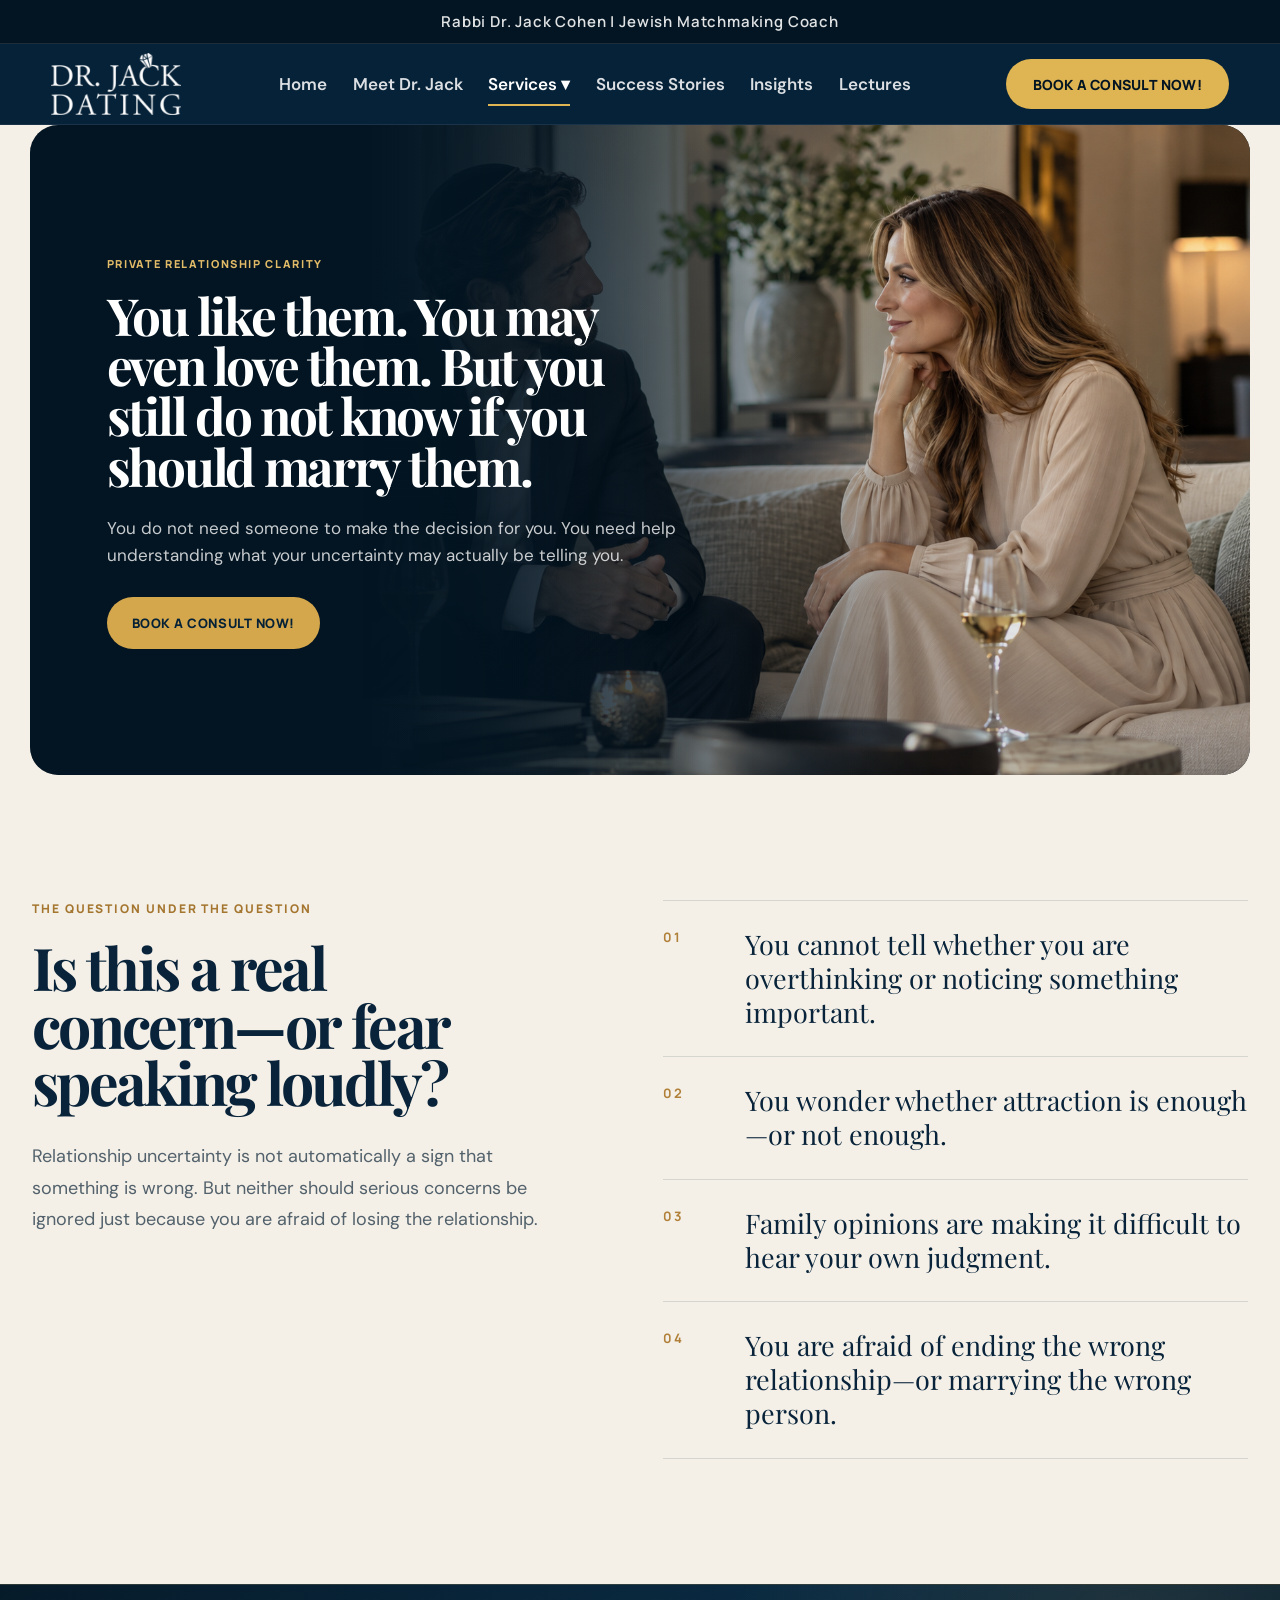
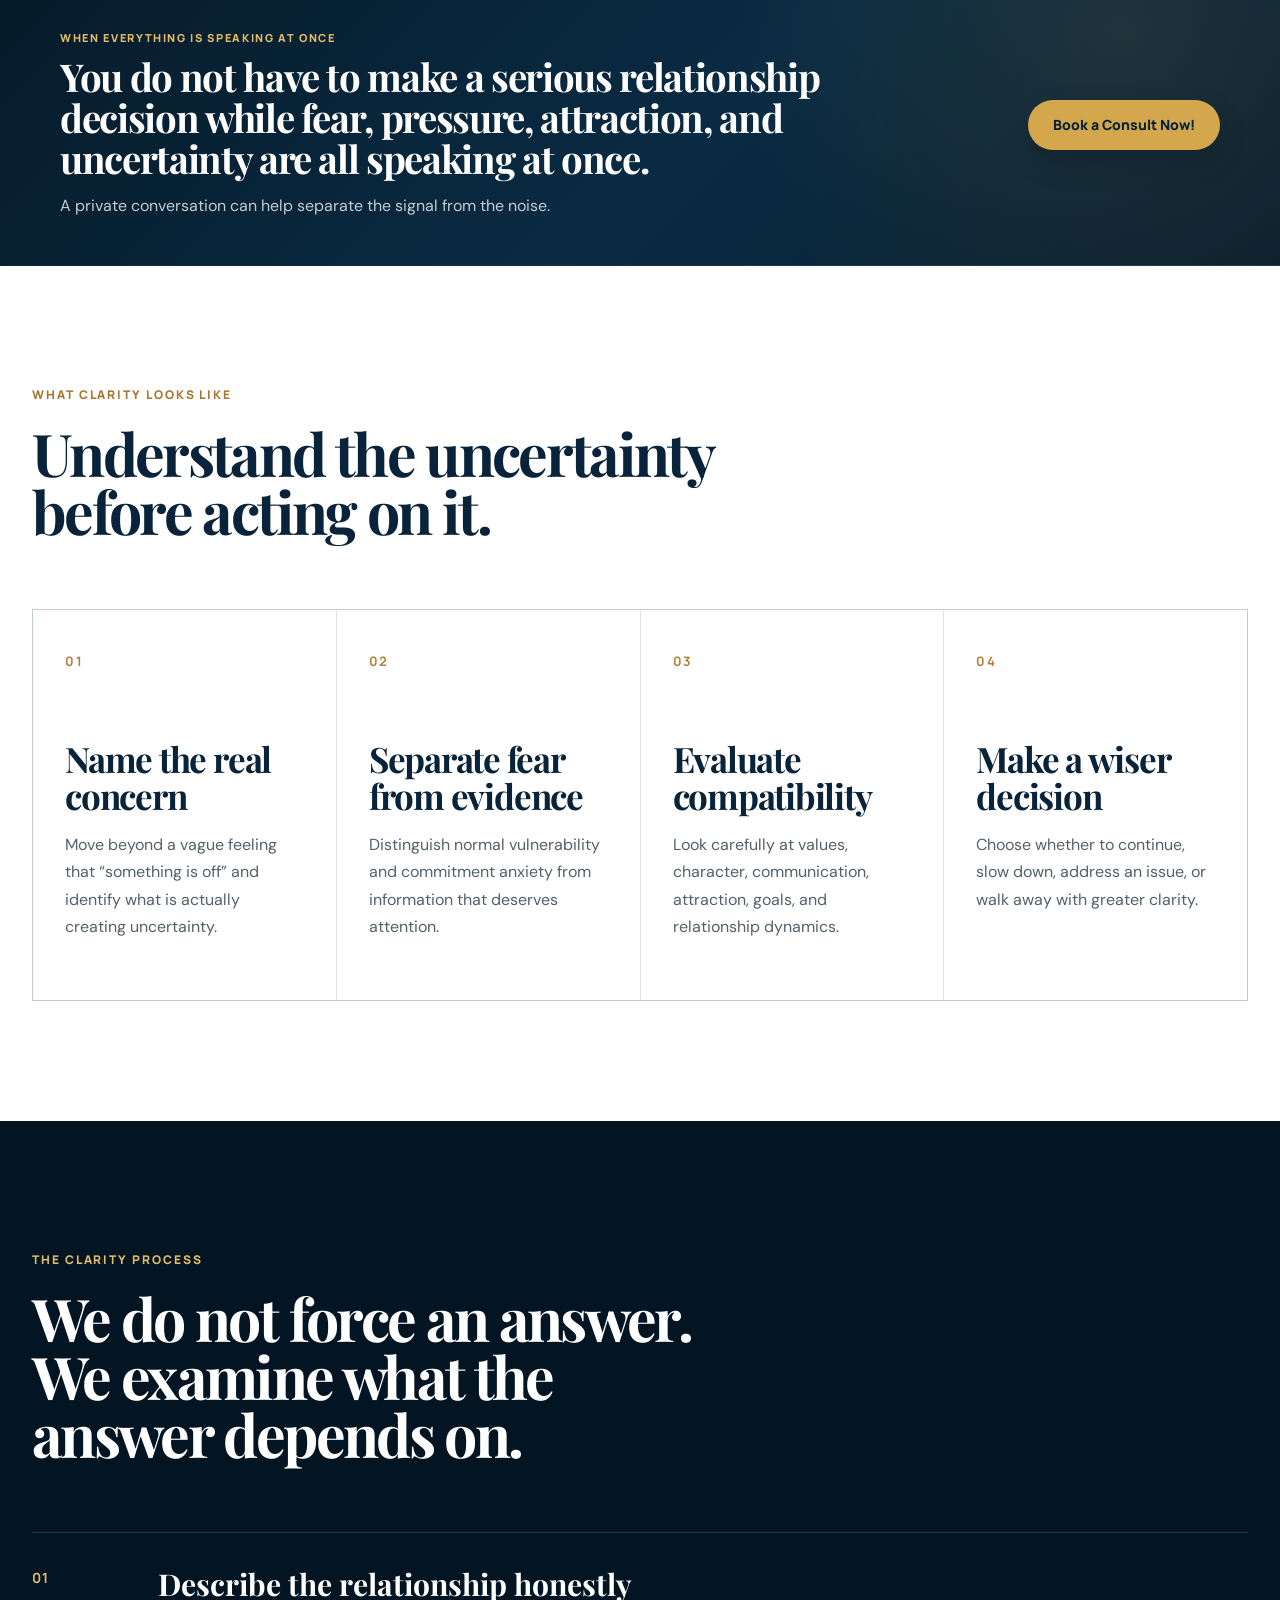
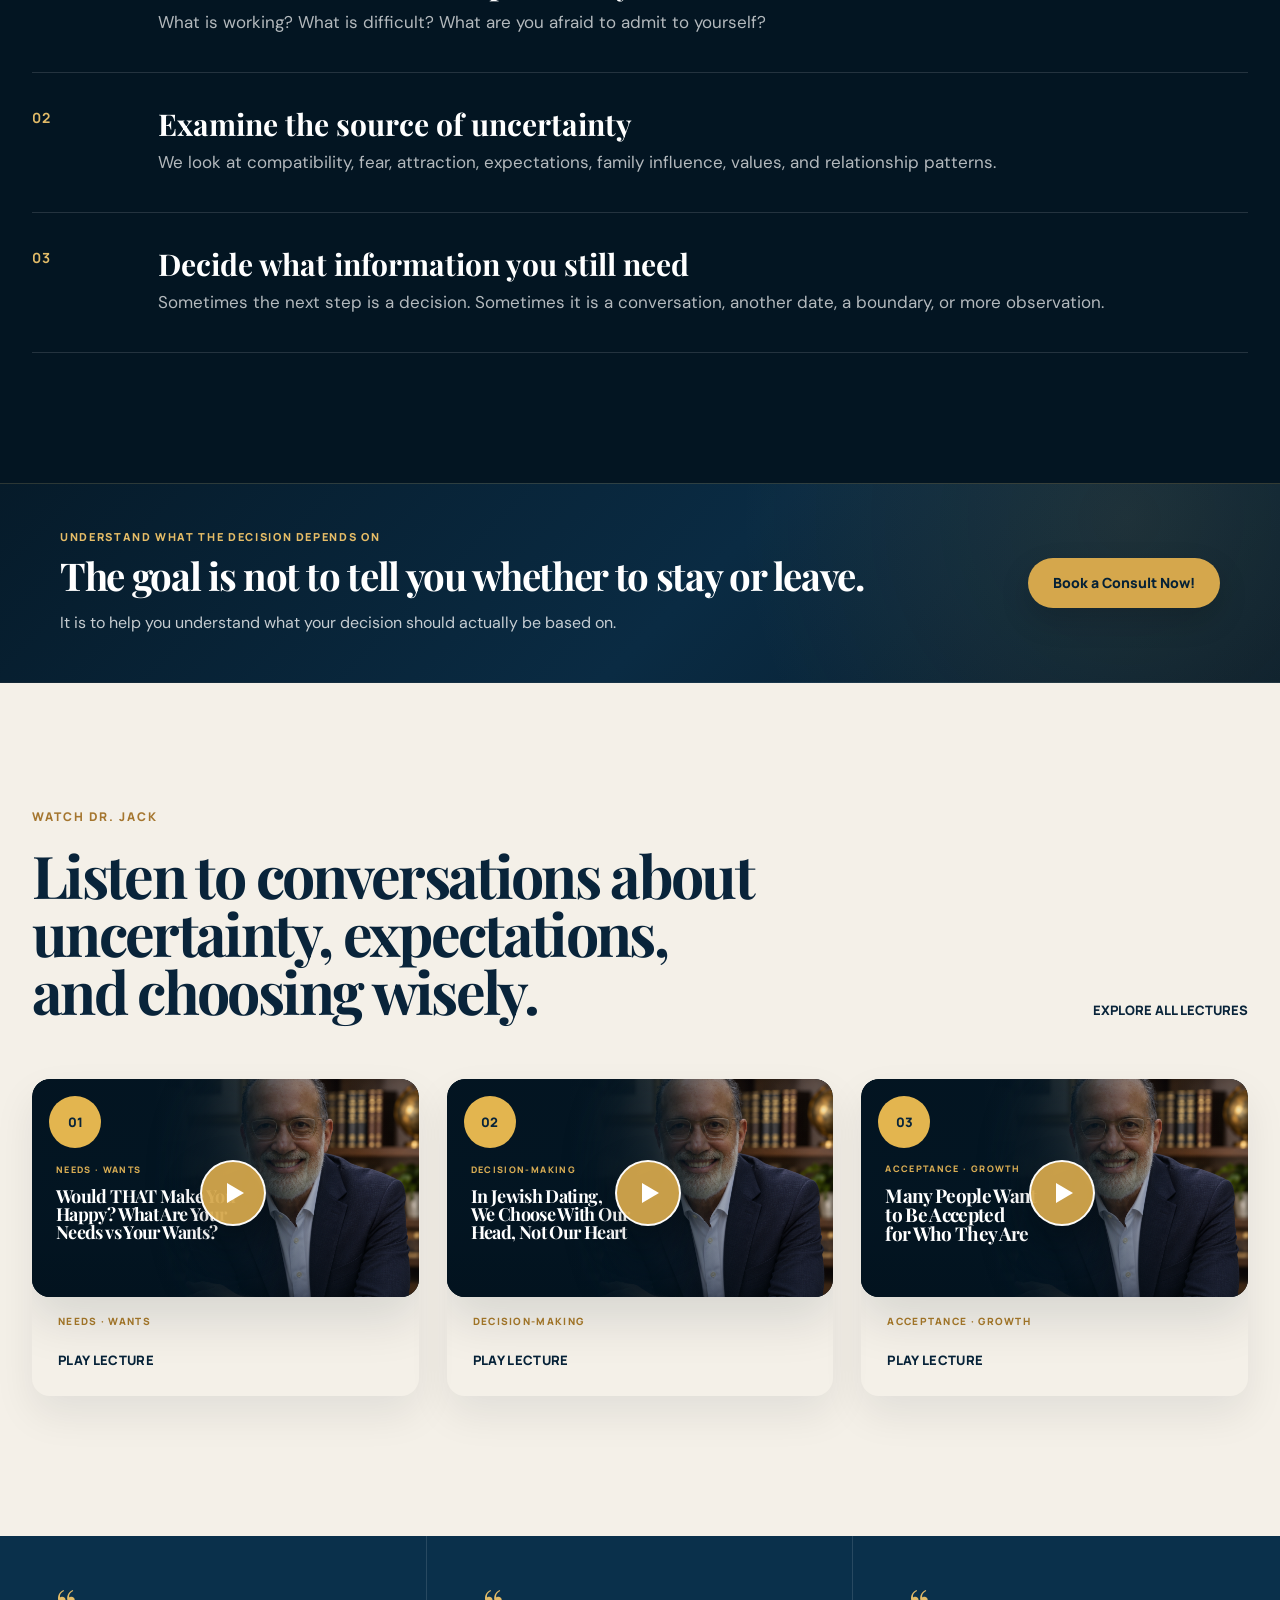
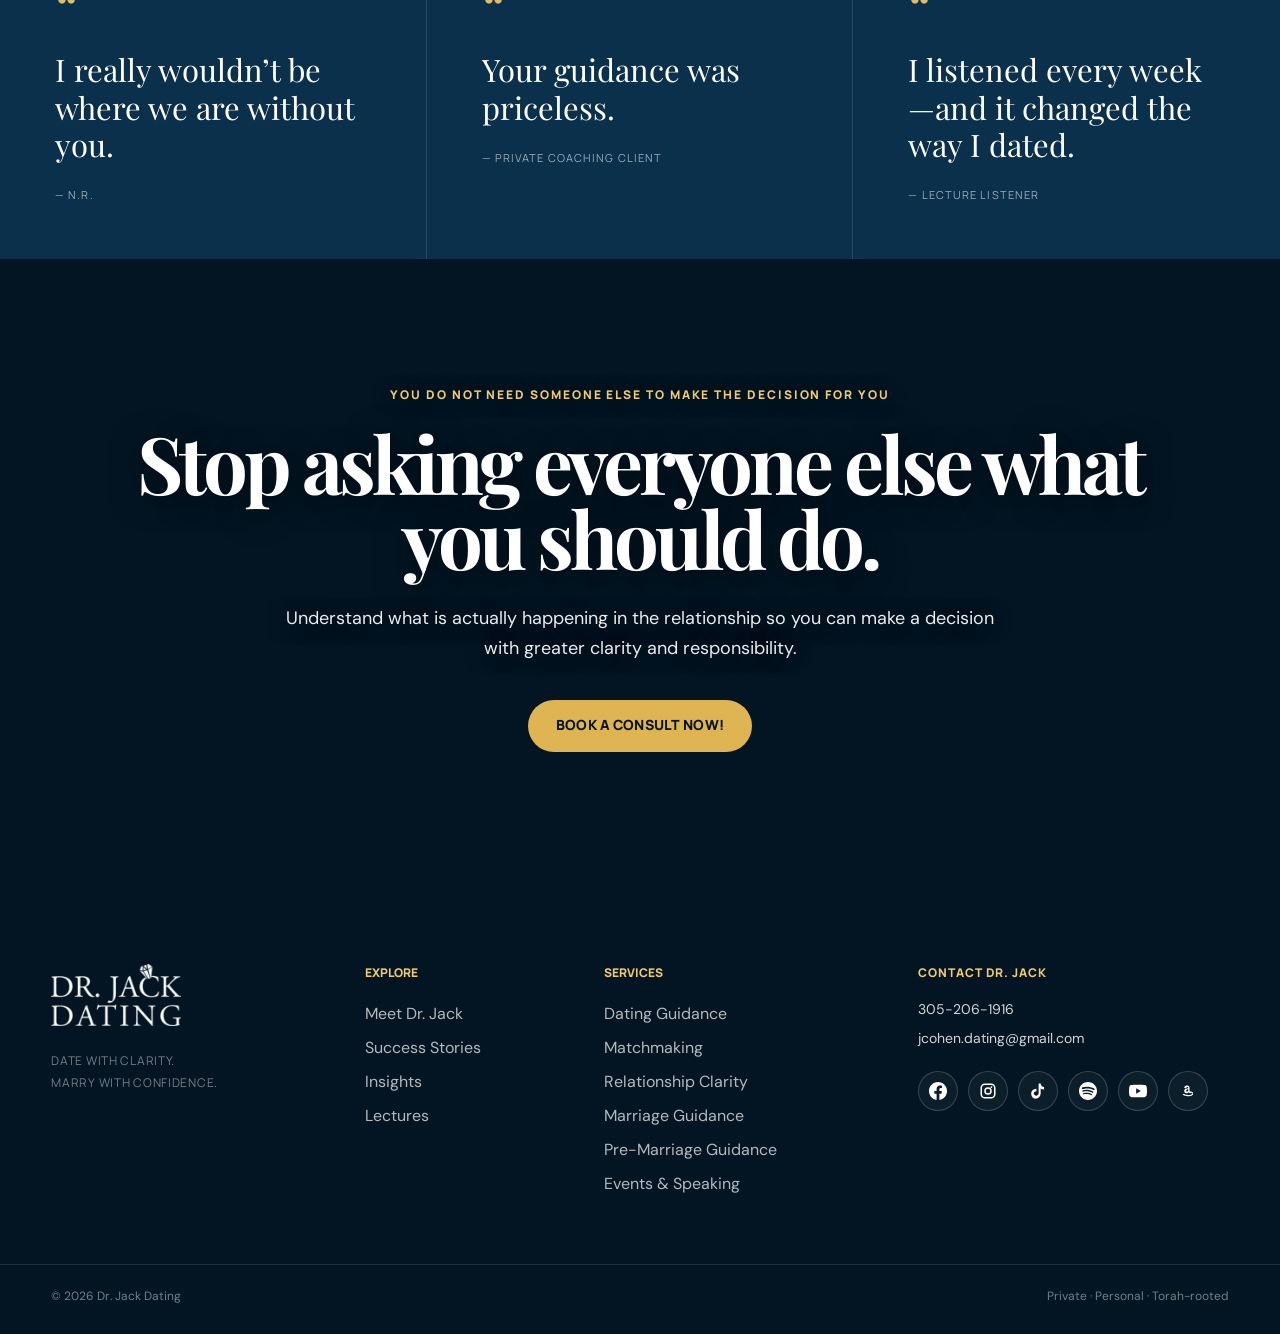
<file: services/relationship-clarity.html>
<!DOCTYPE html>
<html lang="en">

<head>

    <meta charset="UTF-8">

    <meta
        name="viewport"
        content="width=device-width, initial-scale=1.0"
    >

    <title>Relationship Clarity | Rabbi Dr. Jack Cohen</title>

    <meta
        name="description"
        content="Private relationship clarity guidance with Rabbi Dr. Jack Cohen for Jewish singles deciding whether a relationship should move forward."
    >

    
<link rel="icon" type="image/png" href="../assets/images/branding/favicon.png">
<link rel="preconnect" href="https://fonts.googleapis.com">

    <link
        rel="preconnect"
        href="https://fonts.gstatic.com"
        crossorigin
    >

    <link
        href="https://fonts.googleapis.com/css2?family=DM+Sans:wght@400;500;600;700&family=Manrope:wght@500;600;700;800;900&family=Playfair+Display:wght@500;600;700&display=swap"
        rel="stylesheet"
    >

    <link rel="stylesheet" href="../assets/css/style.css">
    <link rel="stylesheet" href="service-page.css">


<style id="service-page-ending-fix">
.service-page .service-final-cta{position:relative!important;min-height:620px!important;display:flex!important;flex-direction:column!important;align-items:center!important;justify-content:center!important;gap:0!important;padding:110px 24px!important;overflow:hidden!important;text-align:center!important;color:#fff!important;isolation:isolate!important;background:linear-gradient(180deg,rgba(3,21,34,.22) 0%,rgba(3,21,34,.50) 48%,rgba(3,21,34,.80) 100%),linear-gradient(90deg,rgba(3,21,34,.72) 0%,rgba(3,21,34,.38) 45%,rgba(3,21,34,.68) 100%),linear-gradient(rgba(3,21,34,0),rgba(3,21,34,0)) center center/cover no-repeat!important}
.service-page .service-final-cta::before{content:"";position:absolute;inset:0;z-index:0;background:radial-gradient(circle at 50% 43%,rgba(3,21,34,.02) 0%,rgba(3,21,34,.15) 28%,rgba(3,21,34,.40) 58%,rgba(3,21,34,.72) 100%);pointer-events:none}
.service-page .service-final-cta>*{position:relative!important;z-index:2!important;grid-column:auto!important;grid-row:auto!important;justify-self:center!important;align-self:center!important;width:auto!important;max-width:none!important;margin-left:auto!important;margin-right:auto!important;text-align:center!important}
.service-page .service-final-cta small{display:block!important;max-width:760px!important;margin:0 auto 22px!important;color:var(--gold-light)!important;font-family:var(--font-display)!important;font-size:12px!important;font-weight:800!important;line-height:1.45!important;letter-spacing:.16em!important;text-transform:uppercase!important;text-shadow:0 2px 18px rgba(0,0,0,.55)!important}
.service-page .service-final-cta h2{max-width:1100px!important;margin:0 auto!important;color:#fff!important;font-family:var(--font-serif)!important;font-size:clamp(58px,6.2vw,104px)!important;font-weight:700!important;line-height:.94!important;letter-spacing:-.05em!important;text-align:center!important;text-shadow:0 4px 30px rgba(0,0,0,.52)!important}
.service-page .service-final-cta p{max-width:720px!important;margin:28px auto 0!important;color:rgba(255,255,255,.92)!important;font-size:18px!important;line-height:1.7!important;text-align:center!important;text-shadow:0 2px 20px rgba(0,0,0,.55)!important}
.service-page .service-final-cta .service-final-button{position:relative!important;inset:auto!important;float:none!important;display:inline-flex!important;align-items:center!important;justify-content:center!important;width:auto!important;min-width:0!important;height:auto!important;min-height:52px!important;margin:36px auto 0!important;padding:15px 28px!important;border:0!important;border-radius:999px!important;background:var(--gold)!important;color:var(--navy-deep)!important;font-family:var(--font-display)!important;font-size:14px!important;font-weight:900!important;line-height:1.2!important;letter-spacing:.01em!important;text-align:center!important;text-decoration:none!important;white-space:normal!important;transform:none!important}
.service-page .service-final-cta .service-final-button:hover{transform:translateY(-2px)!important}
.site-footer .footer-social-link svg{width:18px;height:18px;display:block;fill:currentColor}
.site-footer .footer-social-link span{position:absolute;width:1px;height:1px;padding:0;margin:-1px;overflow:hidden;clip:rect(0,0,0,0);white-space:nowrap;border:0}
@media(max-width:720px){.service-page .service-final-cta{min-height:520px!important;padding:80px 20px!important;background-position:55% center!important}.service-page .service-final-cta h2{font-size:clamp(44px,13vw,62px)!important}.service-page .service-final-cta p{font-size:16px!important}.service-page .service-final-cta .service-final-button{font-size:13px!important;padding:14px 22px!important}}
</style>


<style id="animated-media-video-fix">
/* Service final consultation animation now uses HTML5 video. */

.service-page .service-final-cta.loop-video-section {
    position: relative !important;
    isolation: isolate !important;
    overflow: hidden !important;
    background-color: #031522 !important;
}

.service-page .service-final-cta.loop-video-section > .loop-bg-video {
    position: absolute !important;
    inset: 0 !important;
    width: 100% !important;
    height: 100% !important;
    display: block !important;
    object-fit: cover !important;
    object-position: center center !important;
    z-index: 0 !important;
    pointer-events: none !important;
    border: 0 !important;
}

.service-page .service-final-cta.loop-video-section::before {
    content: "" !important;
    position: absolute !important;
    inset: 0 !important;
    display: block !important;
    z-index: 1 !important;
    pointer-events: none !important;
    background:
        radial-gradient(circle at 50% 43%,
            rgba(3,21,34,.02) 0%,
            rgba(3,21,34,.15) 28%,
            rgba(3,21,34,.40) 58%,
            rgba(3,21,34,.72) 100%),
        linear-gradient(180deg,
            rgba(3,21,34,.22) 0%,
            rgba(3,21,34,.50) 48%,
            rgba(3,21,34,.80) 100%),
        linear-gradient(90deg,
            rgba(3,21,34,.72) 0%,
            rgba(3,21,34,.38) 45%,
            rgba(3,21,34,.68) 100%) !important;
}

.service-page .service-final-cta.loop-video-section::after {
    content: none !important;
    display: none !important;
}

.service-page .service-final-cta.loop-video-section > *:not(.loop-bg-video) {
    position: relative !important;
    z-index: 2 !important;
}
</style>


<style id="service-index-style-video-thumbnails">
/* SERVICE VIDEO THUMBNAILS — matches homepage Featured Lectures */

.service-video-card {
    display:block!important;
    width:100%!important;
    min-width:0!important;
    padding:0!important;
    margin:0!important;
    border:0!important;
    background:transparent!important;
    color:inherit!important;
    text-align:left!important;
    cursor:pointer!important;
    font:inherit!important;
}

.service-video-stage {
    position:relative!important;
    width:100%!important;
    aspect-ratio:16/9!important;
    overflow:hidden!important;
    border-radius:18px!important;
    background:#031522!important;
    isolation:isolate!important;
    box-shadow:0 22px 50px rgba(3,25,40,.12)!important;
}

.service-video-stage>.service-video-thumbnail-image {
    position:absolute!important;
    z-index:1!important;
    top:0!important;
    right:0!important;
    width:68%!important;
    height:100%!important;
    display:block!important;
    object-fit:cover!important;
    object-position:50% 43%!important;
    transition:transform .42s cubic-bezier(.2,.7,.2,1)!important;
}

.service-video-card:hover .service-video-thumbnail-image {
    transform:scale(1.035)!important;
}

.service-video-navy {
    position:absolute!important;
    z-index:2!important;
    inset:0!important;
    pointer-events:none!important;
    background:linear-gradient(
        90deg,
        #031522 0%,
        #031522 24%,
        rgba(3,21,34,1) 31%,
        rgba(3,21,34,.99) 38%,
        rgba(3,21,34,.94) 45%,
        rgba(3,21,34,.82) 53%,
        rgba(3,21,34,.59) 61%,
        rgba(3,21,34,.34) 69%,
        rgba(3,21,34,.15) 77%,
        rgba(3,21,34,.04) 85%,
        rgba(3,21,34,0) 94%
    )!important;
}

.service-video-wash {
    position:absolute!important;
    z-index:3!important;
    inset:0!important;
    pointer-events:none!important;
    background:linear-gradient(
        180deg,
        rgba(1,14,24,.08) 0%,
        rgba(1,14,24,.02) 40%,
        rgba(1,14,24,.08) 67%,
        rgba(1,14,24,.30) 100%
    )!important;
}

.service-video-seam {
    position:absolute!important;
    z-index:4!important;
    top:-10%!important;
    bottom:-10%!important;
    left:35%!important;
    width:31%!important;
    pointer-events:none!important;
    background:radial-gradient(
        ellipse at center,
        rgba(3,21,34,.58) 0%,
        rgba(3,21,34,.29) 38%,
        rgba(3,21,34,0) 76%
    )!important;
    filter:blur(12px)!important;
}

.service-video-number {
    position:absolute!important;
    z-index:10!important;
    top:17px!important;
    left:17px!important;
    width:52px!important;
    height:52px!important;
    display:grid!important;
    place-items:center!important;
    border-radius:50%!important;
    background:#e3b54f!important;
    color:#08243a!important;
    font-family:var(--font-display,"DM Sans",Arial,sans-serif)!important;
    font-size:13px!important;
    font-weight:800!important;
    line-height:1!important;
}

.service-video-thumb-copy {
    position:absolute!important;
    z-index:7!important;
    left:24px!important;
    top:57%!important;
    width:47%!important;
    transform:translateY(-50%)!important;
}

.service-video-thumb-copy small {
    display:block!important;
    margin-bottom:10px!important;
    color:#d9ad54!important;
    font-family:var(--font-display,"DM Sans",Arial,sans-serif)!important;
    font-size:9px!important;
    font-weight:800!important;
    line-height:1.35!important;
    letter-spacing:.15em!important;
    text-transform:uppercase!important;
}

.service-video-thumb-copy strong {
    display:block!important;
    margin:0!important;
    color:#fff!important;
    font-family:var(--font-serif,"Playfair Display",Georgia,serif)!important;
    font-size:clamp(19px,1.45vw,29px)!important;
    font-weight:700!important;
    line-height:1.02!important;
    letter-spacing:-.035em!important;
    text-wrap:balance!important;
}

.service-video-card.long-title .service-video-thumb-copy strong {
    font-size:clamp(18px,1.3vw,26px)!important;
}

.service-video-card.very-long-title .service-video-thumb-copy strong {
    font-size:clamp(17px,1.15vw,23px)!important;
    line-height:1.04!important;
}

.service-video-play {
    position:absolute!important;
    z-index:12!important;
    left:52%!important;
    top:52%!important;
    width:66px!important;
    height:66px!important;
    display:grid!important;
    place-items:center!important;
    transform:translate(-50%,-50%)!important;
    border:2px solid rgba(255,255,255,.96)!important;
    border-radius:50%!important;
    background:rgba(213,167,76,.94)!important;
    box-shadow:0 15px 42px rgba(0,0,0,.30)!important;
    color:transparent!important;
    font-size:0!important;
    transition:transform .18s ease,background .18s ease!important;
}

.service-video-play::after {
    content:""!important;
    width:0!important;
    height:0!important;
    margin-left:5px!important;
    border-top:10px solid transparent!important;
    border-bottom:10px solid transparent!important;
    border-left:17px solid #fff!important;
}

.service-video-card:hover .service-video-play {
    transform:translate(-50%,-50%) scale(1.09)!important;
    background:#c99a43!important;
}

.service-video-copy {
    display:block!important;
    padding-top:18px!important;
    background:transparent!important;
}

.service-video-copy small {
    display:block!important;
    margin-bottom:8px!important;
    color:#a87928!important;
    font-family:var(--font-display,"DM Sans",Arial,sans-serif)!important;
    font-size:10px!important;
    font-weight:800!important;
    line-height:1.2!important;
    letter-spacing:.13em!important;
    text-transform:uppercase!important;
}

.service-video-copy h3,
.service-video-copy p {
    display:none!important;
}

.service-video-copy b {
    display:inline-flex!important;
    align-items:center!important;
    gap:8px!important;
    color:#062238!important;
    font-family:var(--font-display,"DM Sans",Arial,sans-serif)!important;
    font-size:13px!important;
    font-weight:900!important;
    line-height:1.2!important;
    letter-spacing:.025em!important;
    text-transform:uppercase!important;
}

@media(max-width:980px){
    .service-video-thumb-copy strong{font-size:clamp(20px,2.5vw,31px)!important}
    .service-video-card.long-title .service-video-thumb-copy strong{font-size:clamp(19px,2.25vw,28px)!important}
    .service-video-card.very-long-title .service-video-thumb-copy strong{font-size:clamp(18px,2vw,25px)!important}
}

@media(max-width:720px){
    .service-video-thumb-copy{
        left:20px!important;
        top:57%!important;
        width:48%!important
    }
    .service-video-thumb-copy strong{font-size:clamp(20px,5.2vw,28px)!important}
    .service-video-card.long-title .service-video-thumb-copy strong{font-size:clamp(18px,4.7vw,25px)!important}
    .service-video-card.very-long-title .service-video-thumb-copy strong{font-size:clamp(17px,4.3vw,22px)!important}
    .service-video-thumb-copy small{font-size:8px!important;margin-bottom:8px!important}
    .service-video-number{width:46px!important;height:46px!important;top:14px!important;left:14px!important}
    .service-video-play{width:58px!important;height:58px!important}
}
</style>

<style id="service-hero-copy-composition-final">
/* =========================================================
   SERVICE HERO — FINAL COPY + IMAGE COMPOSITION
   Marriage Guidance is intentionally excluded.
   ========================================================= */

.service-page .service-hero {
    position: relative !important;
    isolation: isolate !important;
    overflow: hidden !important;

    min-height: 650px !important;

    display: flex !important;
    align-items: center !important;

    background: #031522 !important;
}

/* IMAGE */
.service-page .service-hero-image {
    position: absolute !important;

    top: 0 !important;
    right: 0 !important;
    bottom: 0 !important;
    left: auto !important;

    z-index: 0 !important;

    width: 73% !important;
    height: 100% !important;

    display: block !important;

    object-fit: cover !important;
    object-position: 80% center !important;

    /*
       Slow alpha fade of the image itself.
       This prevents a visible vertical image edge.
    */
    -webkit-mask-image:
        linear-gradient(
            90deg,
            transparent 0%,
            rgba(0,0,0,.025) 6%,
            rgba(0,0,0,.08) 13%,
            rgba(0,0,0,.17) 20%,
            rgba(0,0,0,.30) 28%,
            rgba(0,0,0,.46) 36%,
            rgba(0,0,0,.62) 44%,
            rgba(0,0,0,.76) 52%,
            rgba(0,0,0,.88) 59%,
            rgba(0,0,0,.96) 65%,
            #000 72%,
            #000 100%
        ) !important;

    mask-image:
        linear-gradient(
            90deg,
            transparent 0%,
            rgba(0,0,0,.025) 6%,
            rgba(0,0,0,.08) 13%,
            rgba(0,0,0,.17) 20%,
            rgba(0,0,0,.30) 28%,
            rgba(0,0,0,.46) 36%,
            rgba(0,0,0,.62) 44%,
            rgba(0,0,0,.76) 52%,
            rgba(0,0,0,.88) 59%,
            rgba(0,0,0,.96) 65%,
            #000 72%,
            #000 100%
        ) !important;
}

/* LIGHT GRADIENT ABOVE THE IMAGE */
.service-page .service-hero-gradient {
    position: absolute !important;
    inset: 0 !important;

    z-index: 1 !important;
    pointer-events: none !important;

    background:
        linear-gradient(
            90deg,
            rgba(3,21,34,.28) 0%,
            rgba(3,21,34,.18) 34%,
            rgba(3,21,34,.09) 51%,
            rgba(3,21,34,.035) 67%,
            rgba(3,21,34,0) 83%
        ),
        linear-gradient(
            180deg,
            rgba(3,21,34,.01) 0%,
            rgba(3,21,34,.03) 48%,
            rgba(3,21,34,.18) 100%
        ) !important;
}

/* COPY PLACEMENT */
.service-page .service-hero-content {
    position: relative !important;

    top: auto !important;
    right: auto !important;
    bottom: auto !important;
    left: auto !important;

    transform: none !important;

    z-index: 2 !important;

    width: min(790px, 48vw) !important;
    max-width: 800px !important;

    margin:
        0
        0
        0
        clamp(48px, 6vw, 118px) !important;

    padding:
        54px
        0
        48px !important;
}

.service-page .service-eyebrow {
    margin: 0 0 18px !important;

    font-size: 11px !important;
    line-height: 1.35 !important;
    letter-spacing: .15em !important;
}

.service-page .service-hero h1 {
    max-width: 100% !important;

    margin: 0 !important;

    font-size: clamp(48px, 4.0vw, 62px) !important;
    line-height: .98 !important;
    letter-spacing: -.045em !important;
}

.service-page .service-hero-copy {
    max-width: 680px !important;

    margin: 24px 0 0 !important;

    font-size: 17px !important;
    line-height: 1.62 !important;
}

.service-page .service-primary-button {
    margin-top: 27px !important;
}

/* TABLET */
@media (max-width: 1000px) {
    .service-page .service-hero {
        min-height: 630px !important;
    }

    .service-page .service-hero-image {
        width: 82% !important;
        object-position: 72% center !important;
    }

    .service-page .service-hero-content {
        width: min(700px, calc(100% - 72px)) !important;

        margin-left:
            clamp(36px, 5vw, 68px) !important;

        padding:
            52px
            0
            46px !important;
    }

    .service-page .service-hero h1 {
        font-size:
            clamp(
                46px,
                6.1vw,
                60px
            ) !important;
    }

    .service-page .service-hero-copy {
        max-width: 590px !important;

        font-size: 16px !important;
    }
}

/* MOBILE */
@media (max-width: 640px) {
    .service-page .service-hero {
        min-height: 680px !important;

        align-items: flex-end !important;
    }

    .service-page .service-hero-image {
        inset: 0 !important;

        width: 100% !important;
        height: 100% !important;

        object-position: 68% center !important;

        -webkit-mask-image:
            linear-gradient(
                0deg,
                #000 0%,
                #000 38%,
                rgba(0,0,0,.94) 52%,
                rgba(0,0,0,.78) 65%,
                rgba(0,0,0,.55) 77%,
                rgba(0,0,0,.30) 87%,
                rgba(0,0,0,.10) 95%,
                transparent 100%
            ) !important;

        mask-image:
            linear-gradient(
                0deg,
                #000 0%,
                #000 38%,
                rgba(0,0,0,.94) 52%,
                rgba(0,0,0,.78) 65%,
                rgba(0,0,0,.55) 77%,
                rgba(0,0,0,.30) 87%,
                rgba(0,0,0,.10) 95%,
                transparent 100%
            ) !important;
    }

    .service-page .service-hero-gradient {
        background:
            linear-gradient(
                0deg,
                rgba(3,21,34,.98) 0%,
                rgba(3,21,34,.90) 45%,
                rgba(3,21,34,.47) 72%,
                rgba(3,21,34,.11) 100%
            ) !important;
    }

    .service-page .service-hero-content {
        width: calc(100% - 40px) !important;
        max-width: none !important;

        margin:
            0
            20px !important;

        padding:
            62px
            0
            46px !important;
    }

    .service-page .service-eyebrow {
        margin-bottom: 14px !important;
        font-size: 10px !important;
    }

    .service-page .service-hero h1 {
        max-width: none !important;

        font-size:
            clamp(
                39px,
                10.7vw,
                50px
            ) !important;

        line-height: .99 !important;
    }

    .service-page .service-hero-copy {
        max-width: none !important;

        margin-top: 20px !important;

        font-size: 15px !important;
        line-height: 1.58 !important;
    }

    .service-page .service-primary-button {
        margin-top: 22px !important;
    }
}
</style>


<style id="mobile-navigation-repair-20260907">
@media (min-width: 901px) {
    .mobile-menu-button,
    .mobile-navigation {
        display: none !important;
    }
}

@media (max-width: 900px) {
    .site-header {
        position: relative !important;
        z-index: 9999 !important;
        overflow: visible !important;
    }

    .site-header .header-inner {
        position: relative !important;
        z-index: 10001 !important;
    }

    .site-header .desktop-nav,
    .site-header .header-cta {
        display: none !important;
    }

    .mobile-menu-button {
        position: relative !important;
        z-index: 10005 !important;
        display: inline-flex !important;
        flex-direction: column !important;
        align-items: center !important;
        justify-content: center !important;
        gap: 8px !important;
        width: 54px !important;
        height: 54px !important;
        margin-left: auto !important;
        padding: 0 !important;
        border: 0 !important;
        background: transparent !important;
        cursor: pointer !important;
        pointer-events: auto !important;
        touch-action: manipulation !important;
        -webkit-tap-highlight-color: transparent !important;
    }

    .mobile-menu-button span {
        display: block !important;
        width: 30px !important;
        height: 3px !important;
        margin: 0 !important;
        border-radius: 999px !important;
        background: #fff !important;
        opacity: 1 !important;
        transform-origin: center !important;
        transition: transform .22s ease, opacity .22s ease !important;
    }

    .mobile-menu-button[aria-expanded="true"] span:first-child {
        transform: translateY(5.5px) rotate(45deg) !important;
    }

    .mobile-menu-button[aria-expanded="true"] span:last-child {
        transform: translateY(-5.5px) rotate(-45deg) !important;
    }

    .mobile-navigation {
        position: absolute !important;
        top: 100% !important;
        left: 0 !important;
        right: 0 !important;
        z-index: 10000 !important;
        display: none !important;
        flex-direction: column !important;
        align-items: stretch !important;
        max-height: calc(100dvh - 110px) !important;
        overflow-y: auto !important;
        overscroll-behavior: contain !important;
        padding: 14px 20px 24px !important;
        border-top: 1px solid rgba(255,255,255,.09) !important;
        background: rgba(3,21,34,.985) !important;
        box-shadow: 0 22px 44px rgba(0,0,0,.28) !important;
        pointer-events: auto !important;
    }

    .mobile-navigation.open {
        display: flex !important;
    }

    .mobile-navigation > a,
    .mobile-services-button {
        width: 100% !important;
        min-height: 50px !important;
        display: flex !important;
        align-items: center !important;
        justify-content: space-between !important;
        margin: 0 !important;
        padding: 13px 4px !important;
        border: 0 !important;
        border-bottom: 1px solid rgba(255,255,255,.08) !important;
        background: transparent !important;
        color: #fff !important;
        font: 600 15px/1.35 "DM Sans", Arial, sans-serif !important;
        text-align: left !important;
        text-decoration: none !important;
        cursor: pointer !important;
        pointer-events: auto !important;
    }

    .mobile-services-button .services-dropdown-arrow,
    .mobile-services-button > span:last-child {
        margin-left: 12px !important;
        color: #e7b241 !important;
        font-size: 14px !important;
        transition: transform .2s ease !important;
    }

    .mobile-services-button[aria-expanded="true"] .services-dropdown-arrow,
    .mobile-services-button[aria-expanded="true"] > span:last-child {
        transform: rotate(180deg) !important;
    }

    .mobile-services-menu {
        display: none !important;
        padding: 6px 0 8px 14px !important;
        background: rgba(255,255,255,.025) !important;
    }

    .mobile-services-menu.open {
        display: flex !important;
        flex-direction: column !important;
    }

    .mobile-services-menu a {
        display: block !important;
        padding: 11px 8px !important;
        color: rgba(255,255,255,.88) !important;
        font: 500 14px/1.35 "DM Sans", Arial, sans-serif !important;
        text-decoration: none !important;
    }

    .mobile-navigation .mobile-consultation {
        justify-content: center !important;
        min-height: 48px !important;
        margin-top: 16px !important;
        padding: 13px 18px !important;
        border: 0 !important;
        border-radius: 999px !important;
        background: #e7b241 !important;
        color: #061b2b !important;
        font-weight: 800 !important;
        text-align: center !important;
    }
}
</style>


<style id="mobile-hero-visibility-repair-20260907">

.mobile-hero-media { display: none; }

@media (max-width: 640px) {
    .mobile-hero-media {
        display: block !important;
        position: relative !important;
        z-index: 1 !important;
        width: 100% !important;
        height: auto !important;
        max-width: none !important;
        margin: 0 !important;
        padding: 0 !important;
        object-fit: contain !important;
        object-position: center center !important;
        border: 0 !important;
        border-radius: 0 !important;
        background: #031522 !important;
    }
}


@media (max-width: 640px) {
    .service-page .service-hero {
        display: flex !important;
        flex-direction: column !important;
        align-items: stretch !important;
        min-height: 0 !important;
        height: auto !important;
        padding: 0 !important;
        background: #031522 !important;
        overflow: hidden !important;
    }

    .service-page .service-hero-image {
        position: relative !important;
        inset: auto !important;
        order: 0 !important;
        display: block !important;
        width: 100% !important;
        height: auto !important;
        max-width: none !important;
        object-fit: contain !important;
        object-position: center center !important;
        -webkit-mask-image: none !important;
        mask-image: none !important;
        filter: brightness(.84) saturate(.94) !important;
    }

    .service-page .service-hero-gradient { display: none !important; }

    .service-page .service-hero-content {
        position: relative !important;
        inset: auto !important;
        order: 1 !important;
        width: 100% !important;
        max-width: none !important;
        margin: 0 !important;
        padding: 30px 24px 40px !important;
        background: #031522 !important;
    }
}

</style>

<!-- DJ-ADDITIONAL-CTA-STYLES-20260907-START -->
<style id="dj-additional-cta-styles-20260907">
.dj-additional-cta{position:relative;isolation:isolate;overflow:hidden;width:100%;padding:46px 28px;border-top:1px solid rgba(213,167,76,.18);border-bottom:1px solid rgba(255,255,255,.055);background:radial-gradient(circle at 88% 18%,rgba(213,167,76,.11),transparent 34%),linear-gradient(135deg,#061b2a 0%,#0a2b43 54%,#071d2d 100%);color:#fff}
.dj-additional-cta__inner{width:min(1160px,100%);margin:0 auto;display:grid;grid-template-columns:minmax(0,1fr) auto;align-items:center;gap:38px}
.dj-additional-cta__copy{max-width:820px}.dj-additional-cta__eyebrow{margin:0 0 11px;color:#e6bd67;font-family:"Manrope","DM Sans",Arial,sans-serif;font-size:11px;font-weight:800;line-height:1.3;letter-spacing:.15em;text-transform:uppercase}
.dj-additional-cta__title{margin:0;color:#fff;font-family:"Playfair Display",Georgia,serif;font-size:clamp(31px,3vw,46px);font-weight:700;line-height:1.07;letter-spacing:-.035em}.dj-additional-cta__description{max-width:760px;margin:14px 0 0;color:rgba(255,255,255,.77);font-family:"DM Sans",Arial,sans-serif;font-size:16px;font-weight:400;line-height:1.62}
.dj-additional-cta__button{display:inline-flex;align-items:center;justify-content:center;min-width:190px;min-height:50px;padding:14px 25px;border:0;border-radius:999px;background:#d5a74c;color:#052136;font-family:"Manrope","DM Sans",Arial,sans-serif;font-size:14px;font-weight:900;line-height:1.15;text-align:center;text-decoration:none;box-shadow:0 12px 30px rgba(0,0,0,.16);transition:transform 180ms ease,background 180ms ease,box-shadow 180ms ease}
.dj-additional-cta__button:hover,.dj-additional-cta__button:focus-visible{transform:translateY(-2px);background:#e4b85e;box-shadow:0 16px 34px rgba(0,0,0,.22)}
.dj-additional-cta--library{grid-column:1/-1;margin:10px 0 18px;padding:38px 34px;border:1px solid rgba(213,167,76,.18);border-radius:16px}.dj-additional-cta--library .dj-additional-cta__inner{width:100%}
@media(max-width:760px){.dj-additional-cta{padding:38px 22px}.dj-additional-cta__inner{grid-template-columns:1fr;gap:24px}.dj-additional-cta__title{font-size:clamp(30px,9vw,40px)}.dj-additional-cta__description{font-size:15px}.dj-additional-cta__button{width:100%;min-width:0}.dj-additional-cta--library{margin:8px 0 18px;padding:32px 22px;border-radius:14px}}
</style>
<!-- DJ-ADDITIONAL-CTA-STYLES-20260907-END -->
</head>


<body class="service-page">


<header class="site-header">

    <div class="header-inner">

        <a href="../index.html" class="brand">

            <img
                src="../assets/images/branding/dr-jack-logo.png"
                alt="Dr. Jack Dating"
                class="brand-logo"
            >

        </a>


        <nav class="desktop-nav">

            <a href="../index.html" class="nav-link">
                Home
            </a>

            <a href="../about.html" class="nav-link">
                Meet Dr. Jack
            </a>


            <div class="nav-dropdown">

                <button
                    class="nav-dropdown-button"
                    type="button"
                >
                    Services <span>▾</span>
                </button>


                <div class="nav-dropdown-menu">

                    <a href="dating.html">
                        <small>FOR SINGLES</small>
                        <span>Dating Guidance</span>
                    </a>

                    <a href="matchmaking.html">
                        <small>FOR A PERSONAL INTRODUCTION</small>
                        <span>Matchmaking</span>
                    </a>

                    <a href="relationship-clarity.html">
                        <small>FOR RELATIONSHIP DECISIONS</small>
                        <span>Relationship Clarity</span>
                    </a>

                    <a href="marriage.html">
                        <small>FOR COUPLES</small>
                        <span>Marriage Guidance</span>
                    </a>

                    <a href="pre-marriage.html">
                        <small>BEFORE MARRIAGE</small>
                        <span>Pre-Marriage Guidance</span>
                    </a>

                    <a href="events-speaking.html">
                        <small>LECTURES & EVENTS</small>
                        <span>Events & Speaking</span>
                    </a>

                </div>

            </div>


            <a href="../success-stories.html" class="nav-link">
                Success Stories
            </a>

            <a href="../insights.html" class="nav-link">
                Insights
            </a>

            <a href="../lectures.html" class="nav-link">
                Lectures
            </a>

        </nav>


        <a
            href="../booking.html"
            class="header-cta"
        >
            Book a Consult Now!
        </a>

    
<button class="mobile-menu-button" id="mobileMenuButton" type="button"
        aria-label="Open navigation" aria-expanded="false">
    <span></span>
    <span></span>
</button>
</div>
<nav class="mobile-navigation" id="mobileNavigation" aria-label="Mobile navigation">
    <a href="../index.html">Home</a>
    <a href="../about.html">Meet Dr. Jack</a>

    <button class="mobile-services-button" id="mobileServicesButton" type="button" aria-expanded="false">
        <span>Services</span>
        <span class="services-dropdown-arrow" aria-hidden="true">▾</span>
    </button>

    <div class="mobile-services-menu" id="mobileServicesMenu">
        <a href="dating.html">Dating Guidance</a>
        <a href="matchmaking.html">Matchmaking</a>
        <a href="relationship-clarity.html">Relationship Clarity</a>
        <a href="marriage.html">Marriage Guidance</a>
        <a href="pre-marriage.html">Pre-Marriage Guidance</a>
        <a href="events-speaking.html">Events &amp; Speaking</a>
    </div>

    <a href="../success-stories.html">Success Stories</a>
    <a href="../insights.html">Insights</a>
    <a href="../lectures.html">Lectures</a>
    <a class="mobile-consultation" href="../booking.html">Book a Consult Now!</a>
</nav>


</header>


<main>


<section class="service-hero">
<img
        src="../assets/images/services/relationship-clarity-hero.png"
        alt="Relationship clarity guidance"
        class="service-hero-image"
    >
<div class="service-hero-gradient"></div>
<div class="service-hero-content">
<p class="service-eyebrow">
            PRIVATE RELATIONSHIP CLARITY
        </p>
<h1>
            You like them. You may even love them. But you still do not know if you should marry them.
        </h1>
<p class="service-hero-copy">
            You do not need someone to make the decision for you.
            You need help understanding what your uncertainty
            may actually be telling you.
        </p>
<a
            href="../booking.html"
            class="service-primary-button"
        >
            Book a Consult Now!</a>
</div>
</section>


<section class="service-problem">

    <div class="service-container service-problem-grid">

        <div>

            <small class="service-section-label">
                THE QUESTION UNDER THE QUESTION
            </small>

            <h2>
                Is this a real concern—or fear speaking loudly?
            </h2>

            <p class="service-problem-intro">
                Relationship uncertainty is not automatically
                a sign that something is wrong. But neither should
                serious concerns be ignored just because you are
                afraid of losing the relationship.
            </p>

        </div>


        <ul class="service-problem-list">

            <li>
                <b>01</b>
                <span>
                    You cannot tell whether you are overthinking or noticing something important.
                </span>
            </li>

            <li>
                <b>02</b>
                <span>
                    You wonder whether attraction is enough—or not enough.
                </span>
            </li>

            <li>
                <b>03</b>
                <span>
                    Family opinions are making it difficult to hear your own judgment.
                </span>
            </li>

            <li>
                <b>04</b>
                <span>
                    You are afraid of ending the wrong relationship—or marrying the wrong person.
                </span>
            </li>

        </ul>

    </div>

</section>
<!-- DJ-ADDITIONAL-CTA-clarity-problem-START -->
<aside class="dj-additional-cta" data-dj-additional-cta="clarity-problem" aria-label="Private consultation">
<div class="dj-additional-cta__inner"><div class="dj-additional-cta__copy"><p class="dj-additional-cta__eyebrow">WHEN EVERYTHING IS SPEAKING AT ONCE</p><h2 class="dj-additional-cta__title">You do not have to make a serious relationship decision while fear, pressure, attraction, and uncertainty are all speaking at once.</h2><p class="dj-additional-cta__description">A private conversation can help separate the signal from the noise.</p></div><a class="dj-additional-cta__button" href="../booking.html">Book a Consult Now!</a></div>
</aside>
<!-- DJ-ADDITIONAL-CTA-clarity-problem-END -->



<section class="service-outcomes">

    <div class="service-container">

        <div class="service-outcome-heading">

            <small class="service-section-label">
                WHAT CLARITY LOOKS LIKE
            </small>

            <h2>
                Understand the uncertainty before acting on it.
            </h2>

        </div>


        <div class="service-outcome-grid">

            <article class="service-outcome-card">
                <b>01</b>
                <h3>Name the real concern</h3>
                <p>
                    Move beyond a vague feeling that “something is off”
                    and identify what is actually creating uncertainty.
                </p>
            </article>


            <article class="service-outcome-card">
                <b>02</b>
                <h3>Separate fear from evidence</h3>
                <p>
                    Distinguish normal vulnerability and commitment
                    anxiety from information that deserves attention.
                </p>
            </article>


            <article class="service-outcome-card">
                <b>03</b>
                <h3>Evaluate compatibility</h3>
                <p>
                    Look carefully at values, character,
                    communication, attraction, goals, and relationship dynamics.
                </p>
            </article>


            <article class="service-outcome-card">
                <b>04</b>
                <h3>Make a wiser decision</h3>
                <p>
                    Choose whether to continue, slow down,
                    address an issue, or walk away with greater clarity.
                </p>
            </article>

        </div>

    </div>

</section>


<section class="service-process">

    <div class="service-container">

        <div class="service-process-heading">

            <small class="service-section-label">
                THE CLARITY PROCESS
            </small>

            <h2>
                We do not force an answer. We examine what the answer depends on.
            </h2>

        </div>


        <ol class="service-process-list">

            <li>
                <b>01</b>
                <span>
                    <strong>Describe the relationship honestly</strong>
                    What is working? What is difficult?
                    What are you afraid to admit to yourself?
                </span>
            </li>

            <li>
                <b>02</b>
                <span>
                    <strong>Examine the source of uncertainty</strong>
                    We look at compatibility, fear,
                    attraction, expectations, family influence,
                    values, and relationship patterns.
                </span>
            </li>

            <li>
                <b>03</b>
                <span>
                    <strong>Decide what information you still need</strong>
                    Sometimes the next step is a decision.
                    Sometimes it is a conversation, another date,
                    a boundary, or more observation.
                </span>
            </li>

        </ol>

    </div>

</section>
<!-- DJ-ADDITIONAL-CTA-clarity-process-START -->
<aside class="dj-additional-cta" data-dj-additional-cta="clarity-process" aria-label="Private consultation">
<div class="dj-additional-cta__inner"><div class="dj-additional-cta__copy"><p class="dj-additional-cta__eyebrow">UNDERSTAND WHAT THE DECISION DEPENDS ON</p><h2 class="dj-additional-cta__title">The goal is not to tell you whether to stay or leave.</h2><p class="dj-additional-cta__description">It is to help you understand what your decision should actually be based on.</p></div><a class="dj-additional-cta__button" href="../booking.html">Book a Consult Now!</a></div>
</aside>
<!-- DJ-ADDITIONAL-CTA-clarity-process-END -->



<section class="service-video-section">
<div class="service-container">
<div class="service-video-heading">
<div>
<small class="service-section-label">
                    WATCH DR. JACK
                </small>
<h2>
                    Listen to conversations about uncertainty, expectations, and choosing wisely.
                </h2>
</div>
<a
                href="../lectures.html"
                class="service-video-link"
            >
                Explore All Lectures</a>
</div>
<div class="service-video-grid">
<button
                class="service-video-card long-title"
                data-youtube="fAOXpokgj-8"
                data-title="Would THAT Make You Happy? What Are Your Needs vs Your Wants?"
            >
<div class="service-video-stage">
<img
                            src="../assets/images/lectures/dr-jack-lecture-thumbnail.png"
                            alt="Would THAT Make You Happy? What Are Your Needs vs Your Wants?"
                            class="service-video-thumbnail-image"
                        >
<span class="service-video-navy" aria-hidden="true"></span>
<span class="service-video-wash" aria-hidden="true"></span>
<span class="service-video-seam" aria-hidden="true"></span>
<span class="service-video-number">01</span>
<span class="service-video-thumb-copy">
<small>NEEDS · WANTS</small>
<strong>Would THAT Make You Happy? What Are Your Needs vs Your Wants?</strong>
</span>
<span class="service-video-play" aria-hidden="true"></span>
</div>
<div class="service-video-copy">
<small>NEEDS · WANTS</small>
<h3>Would THAT Make You Happy? What Are Your Needs vs Your Wants?</h3>
<p>A useful conversation about identifying what you truly need versus what you expect.</p>
<b>Play Lecture </b>
</div>
</button>
<button
                class="service-video-card long-title"
                data-youtube="BrNwoP3eauw"
                data-title="In Jewish Dating, We Choose With Our Head, Not Our Heart"
            >
<div class="service-video-stage">
<img
                            src="../assets/images/lectures/dr-jack-lecture-thumbnail.png"
                            alt="In Jewish Dating, We Choose With Our Head, Not Our Heart"
                            class="service-video-thumbnail-image"
                        >
<span class="service-video-navy" aria-hidden="true"></span>
<span class="service-video-wash" aria-hidden="true"></span>
<span class="service-video-seam" aria-hidden="true"></span>
<span class="service-video-number">02</span>
<span class="service-video-thumb-copy">
<small>DECISION-MAKING</small>
<strong>In Jewish Dating, We Choose With Our Head, Not Our Heart</strong>
</span>
<span class="service-video-play" aria-hidden="true"></span>
</div>
<div class="service-video-copy">
<small>DECISION-MAKING</small>
<h3>In Jewish Dating, We Choose With Our Head, Not Our Heart</h3>
<p>A framework for thinking clearly while still respecting attraction and emotion.</p>
<b>Play Lecture </b>
</div>
</button>
<button
                class="service-video-card"
                data-youtube="-C8fJ0LGiq8"
                data-title="Many People Want to Be Accepted for Who They Are"
            >
<div class="service-video-stage">
<img
                            src="../assets/images/lectures/dr-jack-lecture-thumbnail.png"
                            alt="Many People Want to Be Accepted for Who They Are"
                            class="service-video-thumbnail-image"
                        >
<span class="service-video-navy" aria-hidden="true"></span>
<span class="service-video-wash" aria-hidden="true"></span>
<span class="service-video-seam" aria-hidden="true"></span>
<span class="service-video-number">03</span>
<span class="service-video-thumb-copy">
<small>ACCEPTANCE · GROWTH</small>
<strong>Many People Want to Be Accepted for Who They Are</strong>
</span>
<span class="service-video-play" aria-hidden="true"></span>
</div>
<div class="service-video-copy">
<small>ACCEPTANCE · GROWTH</small>
<h3>Many People Want to Be Accepted for Who They Are</h3>
<p>Acceptance and growth are both part of building a serious relationship.</p>
<b>Play Lecture </b>
</div>
</button>
</div>
</div>
</section>


<section class="service-proof">

    <article>
        <span>“</span>
        <blockquote>
            I really wouldn’t be where we are without you.
        </blockquote>
        <cite>— N.R.</cite>
    </article>

    <article>
        <span>“</span>
        <blockquote>
            Your guidance was priceless.
        </blockquote>
        <cite>— Private coaching client</cite>
    </article>

    <article>
        <span>“</span>
        <blockquote>
            I listened every week—and it changed the way I dated.
        </blockquote>
        <cite>— Lecture listener</cite>
    </article>

</section>


<section class="service-final-cta loop-video-section">
<video class="loop-bg-video" autoplay muted loop playsinline preload="auto" aria-hidden="true">
<source src="../assets/images/lectures/last-section.mp4" type="video/mp4">
</video>

    <small>
        YOU DO NOT NEED SOMEONE ELSE TO MAKE THE DECISION FOR YOU
    </small>

    <h2>
        Stop asking everyone else what you should do.
    </h2>

    <p>
        Understand what is actually happening in the relationship
        so you can make a decision with greater clarity and responsibility.
    </p>

    <a
        href="../booking.html"
        class="service-final-button"
    >
        Book a Consult Now! 
    </a>

</section>


</main>

<footer class="site-footer">
  <div class="container footer-grid">
    <div class="footer-brand">
      <a href="../index.html" class="footer-logo" aria-label="Dr. Jack Dating Home">
        <img src="../assets/images/branding/dr-jack-logo.png" alt="Dr. Jack Dating">
      </a>
      <p>DATE WITH CLARITY.<br>MARRY WITH CONFIDENCE.</p>
    </div>
    <div class="footer-column">
      <h3>Explore</h3>
      <a href="../about.html">Meet Dr. Jack</a>
      <a href="../success-stories.html">Success Stories</a>
      <a href="../insights.html">Insights</a>
      <a href="../lectures.html">Lectures</a>
    </div>
    <div class="footer-column">
      <h3>Services</h3>
      <a href="dating.html">Dating Guidance</a>
      <a href="matchmaking.html">Matchmaking</a>
      <a href="relationship-clarity.html">Relationship Clarity</a>
      <a href="marriage.html">Marriage Guidance</a>
      <a href="pre-marriage.html">Pre-Marriage Guidance</a>
      <a href="events-speaking.html">Events &amp; Speaking</a>
    </div>
    <div class="footer-contact">
      <h3>Contact Dr. Jack</h3>
      <div class="footer-contact-links">
        <a href="tel:+13052061916">305-206-1916</a>
        <a href="mailto:jcohen.dating@gmail.com">jcohen.dating@gmail.com</a>
      </div>
      <div class="footer-socials" aria-label="Dr. Jack Cohen social media and podcast links">
        <a class="footer-social-link" href="https://www.facebook.com/jack.cohen.581" target="_blank" rel="noopener noreferrer" aria-label="Facebook" title="Facebook"><svg viewBox="0 0 24 24" aria-hidden="true"><path d="M24 12.073C24 5.405 18.627 0 12 0S0 5.405 0 12.073C0 18.1 4.388 23.094 10.125 24v-8.437H7.078v-3.49h3.047V9.414c0-3.025 1.792-4.697 4.533-4.697 1.313 0 2.686.236 2.686.236v2.972h-1.513c-1.49 0-1.956.93-1.956 1.887v2.261h3.328l-.532 3.49h-2.796V24C19.612 23.094 24 18.1 24 12.073z"/></svg><span>Facebook</span></a>
        <a class="footer-social-link" href="https://www.instagram.com/rabbidr.jackcohen" target="_blank" rel="noopener noreferrer" aria-label="Instagram" title="Instagram"><svg viewBox="0 0 24 24" aria-hidden="true"><path d="M7.75 2h8.5A5.76 5.76 0 0 1 22 7.75v8.5A5.76 5.76 0 0 1 16.25 22h-8.5A5.76 5.76 0 0 1 2 16.25v-8.5A5.76 5.76 0 0 1 7.75 2zm0 2A3.75 3.75 0 0 0 4 7.75v8.5A3.75 3.75 0 0 0 7.75 20h8.5A3.75 3.75 0 0 0 20 16.25v-8.5A3.75 3.75 0 0 0 16.25 4h-8.5zm8.75 1.5a1.25 1.25 0 1 1 0 2.5 1.25 1.25 0 0 1 0-2.5zM12 7a5 5 0 1 1 0 10 5 5 0 0 1 0-10zm0 2a3 3 0 1 0 0 6 3 3 0 0 0 0-6z"/></svg><span>Instagram</span></a>
        <a class="footer-social-link" href="https://www.tiktok.com/@jack.cohendating" target="_blank" rel="noopener noreferrer" aria-label="TikTok" title="TikTok"><svg viewBox="0 0 24 24" aria-hidden="true"><path d="M15.5 2c.33 2.86 1.93 4.57 4.5 4.75v3.22c-1.49.15-2.8-.34-4.45-1.35v6.02c0 7.64-8.33 10.03-11.68 4.55C1.72 15.67 3.04 9.5 9.95 8.96v3.39c-.49.08-1.01.21-1.49.37-1.43.48-2.25 1.38-2.02 2.95.44 3 5.93 3.89 6.39-.56V2h2.67z"/></svg><span>TikTok</span></a>
        <a class="footer-social-link" href="https://open.spotify.com/show/1MfsFgFGgZW7IoQM9G9pkc?si=fbf35315e7fb4515" target="_blank" rel="noopener noreferrer" aria-label="Spotify" title="Spotify"><svg viewBox="0 0 24 24" aria-hidden="true"><path d="M12 0C5.373 0 0 5.373 0 12s5.373 12 12 12 12-5.373 12-12S18.627 0 12 0zm5.503 17.309a.747.747 0 0 1-1.028.248c-2.817-1.722-6.363-2.111-10.54-1.158a.748.748 0 1 1-.333-1.458c4.57-1.045 8.49-.597 11.654 1.337a.748.748 0 0 1 .247 1.031zm1.47-3.27a.936.936 0 0 1-1.287.309c-3.226-1.982-8.143-2.555-11.957-1.398a.936.936 0 1 1-.543-1.792c4.366-1.324 9.785-.684 13.478 1.584a.936.936 0 0 1 .309 1.297zm.126-3.404C15.23 8.337 8.85 8.126 5.156 9.247a1.123 1.123 0 1 1-.651-2.149C8.746 5.81 15.79 6.06 20.244 8.704a1.123 1.123 0 0 1-1.145 1.931z"/></svg><span>Spotify</span></a>
        <a class="footer-social-link" href="https://www.youtube.com/@DrJackCohen" target="_blank" rel="noopener noreferrer" aria-label="YouTube" title="YouTube"><svg viewBox="0 0 24 24" aria-hidden="true"><path d="M23.498 6.186a3.016 3.016 0 0 0-2.122-2.136C19.505 3.545 12 3.545 12 3.545s-7.505 0-9.377.505A3.017 3.017 0 0 0 .502 6.186C0 8.07 0 12 0 12s0 3.93.502 5.814a3.017 3.017 0 0 0 2.121 2.136c1.872.505 9.377.505 9.377.505s7.505 0 9.376-.505a3.016 3.016 0 0 0 2.122-2.136C24 15.93 24 12 24 12s0-3.93-.502-5.814zM9.545 15.568V8.432L15.818 12l-6.273 3.568z"/></svg><span>YouTube</span></a>
        <a class="footer-social-link amazon-music" href="https://music.amazon.com/podcasts/f4aac898-4a0e-401d-88ca-be237606399c/dr-jack-cohen's-dating-and-relationships-podcast" target="_blank" rel="noopener noreferrer" aria-label="Amazon Music" title="Amazon Music"><svg viewBox="0 0 24 24" aria-hidden="true"><path d="M6.1 15.8c3.7 2.2 8.3 2.2 11.9.1.6-.4 1.1.5.5 1-3.9 2.8-9.3 2.8-13.2.2-.7-.5 0-1.4.8-.9z"/><path d="M17.2 14.5c-.4-.5-2.5-.2-3.4-.1-.3 0-.4-.2-.1-.4 1.7-1.2 4.4-.8 4.7-.4.3.4-.1 3.1-1.7 4.4-.2.2-.5.1-.4-.2.3-.8 1.3-2.8.9-3.3z"/><path d="M14.9 12.8c-.7-.5-.9-.8-.9-1.6V8.5c0-1.1.1-2.1-.7-2.9-.6-.7-1.7-.9-2.5-.9-1.6 0-3.4.6-3.8 2.6-.1.4.2.6.5.7l1.7.2c.3 0 .5-.3.6-.6.1-.7.8-1 1.4-1 .3 0 .7.1.9.4.3.3.2.8.2 1.2v.2c-1 .1-2.3.2-3.3.6-1.2.5-2 1.5-2 3 0 1.9 1.2 2.9 2.8 2.9 1.4 0 2.1-.3 3.2-1.4.4.5.6.8 1.4 1.4.3.2.6.2.8-.1.5-.4 1.3-1.1 1.7-1.5.3-.1.2-.4 0-.5zm-2.7-2.6c0 .7 0 1.3-.3 1.9-.3.5-.7.8-1.2.8-.7 0-1.1-.5-1.1-1.3 0-1.6 1.4-1.9 2.7-1.9v.5z"/></svg><span>Amazon Music</span></a>
      </div>
    </div>
  </div>
  <div class="container footer-bottom">
    <span>© 2026 Dr. Jack Dating</span>
    <span>Private · Personal · Torah-rooted</span>
  </div>
</footer>


<div
    class="service-video-modal"
    id="serviceVideoModal"
>

    <div class="service-video-dialog">

        <div class="service-video-dialog-header">

            <h3 id="serviceVideoTitle">
                Video
            </h3>

            <button
                class="service-video-close"
                id="serviceVideoClose"
            >
                ×
            </button>

        </div>

        <div class="service-video-frame">

            <iframe
                id="serviceVideoFrame"
                src=""
                allow="autoplay; encrypted-media; picture-in-picture"
                allowfullscreen
            ></iframe>

        </div>

    </div>

</div>


<script src="../assets/js/main.js"></script>

<script>

document.addEventListener("DOMContentLoaded", function () {

    const modal = document.getElementById("serviceVideoModal");
    const frame = document.getElementById("serviceVideoFrame");
    const title = document.getElementById("serviceVideoTitle");
    const close = document.getElementById("serviceVideoClose");


    document.querySelectorAll(".service-video-card")
        .forEach(function (card) {

            card.addEventListener("click", function () {

                title.textContent = card.dataset.title;

                frame.src =
                    "https://www.youtube-nocookie.com/embed/" +
                    card.dataset.youtube +
                    "?autoplay=1&rel=0&playsinline=1";

                modal.classList.add("open");

                document.body.style.overflow = "hidden";

            });

        });


    function closeVideo() {

        modal.classList.remove("open");

        frame.src = "";

        document.body.style.overflow = "";

    }


    close.addEventListener("click", closeVideo);


    modal.addEventListener("click", function (event) {

        if (event.target === modal) {
            closeVideo();
        }

    });


    document.addEventListener("keydown", function (event) {

        if (event.key === "Escape") {
            closeVideo();
        }

    });

});

</script>




<script id="mobile-navigation-repair-20260907">
(function () {
    function initRepair() {
        var oldButton = document.getElementById("mobileMenuButton");
        var oldNav = document.getElementById("mobileNavigation");
        if (!oldButton || !oldNav) return;

        var button = oldButton.cloneNode(true);
        oldButton.parentNode.replaceChild(button, oldButton);

        var nav = oldNav.cloneNode(true);
        oldNav.parentNode.replaceChild(nav, oldNav);

        var servicesButton = nav.querySelector("#mobileServicesButton");
        var servicesMenu = nav.querySelector("#mobileServicesMenu");

        function setMenu(open) {
            nav.classList.toggle("open", open);
            button.setAttribute("aria-expanded", open ? "true" : "false");
            button.setAttribute("aria-label", open ? "Close navigation" : "Open navigation");
            document.body.classList.toggle("menu-open", open);
        }

        button.addEventListener("click", function (event) {
            event.preventDefault();
            event.stopPropagation();
            setMenu(!nav.classList.contains("open"));
        });

        if (servicesButton && servicesMenu) {
            servicesButton.addEventListener("click", function (event) {
                event.preventDefault();
                event.stopPropagation();
                var open = servicesMenu.classList.toggle("open");
                servicesButton.setAttribute("aria-expanded", open ? "true" : "false");
            });
        }

        nav.querySelectorAll("a").forEach(function (link) {
            link.addEventListener("click", function () {
                setMenu(false);
            });
        });

        document.addEventListener("keydown", function (event) {
            if (event.key === "Escape") setMenu(false);
        });

        window.addEventListener("resize", function () {
            if (window.innerWidth > 900) setMenu(false);
        });
    }

    if (document.readyState === "loading") {
        document.addEventListener("DOMContentLoaded", initRepair);
    } else {
        initRepair();
    }
})();
</script>

</body>
</html>
</file>
<file: assets/css/style.css>
/* ==========================================================
   DR. JACK DATING
   COMPLETE SITE-WIDE STYLESHEET
   ========================================================== */


/* ==========================================================
   1. DESIGN SYSTEM
   ========================================================== */

:root {
    --navy: #062238;
    --navy-dark: #041b2d;
    --navy-deep: #031522;

    --gold: #dfb452;
    --gold-light: #efca72;
    --gold-dark: #a87928;

    --cream: #f3efe8;
    --cream-light: #faf8f4;

    --white: #ffffff;

    --ink: #10283a;
    --body: #68737c;
    --line: rgba(16, 40, 58, 0.15);

    --font-serif: "Playfair Display", Georgia, serif;
    --font-sans: "DM Sans", Arial, sans-serif;
    --font-display: "Manrope", Arial, sans-serif;


    /* HEADER */

    --fs-nav: 17px;
    --fs-header-cta: 12px;
    --fs-dropdown-label: 11px;
    --fs-dropdown-title: 16px;


    /* HERO */

    --fs-hero-eyebrow: 15px;
    --fs-hero-question: 36px;
    --fs-hero-title-main: 92px;
    --fs-hero-title-secondary: 84px;
    --fs-hero-description: 21px;
    --fs-hero-secondary-link: 13px;
    --fs-hero-name: 15px;
    --fs-hero-credentials: 14px;


    /* GENERAL */

    --fs-section-label: 14px;
    --fs-heading-xl: 92px;
    --fs-heading-lg: 80px;
    --fs-heading-md: 58px;
    --fs-heading-sm: 44px;


    /* BODY */

    --fs-body: 20px;
    --fs-body-small: 17px;
    --fs-small: 14px;


    /* BUTTONS */

    --fs-button: 13px;
    --fs-text-link: 13px;


    /* CARDS */

    --fs-card-label: 11px;
    --fs-card-title: 52px;
    --fs-card-body: 18px;
    --fs-card-link: 11px;


    /* APPROACH */

    --fs-approach-title: 90px;
    --fs-approach-quote: 34px;
    --fs-approach-body: 20px;


    /* TESTIMONIALS */

    --fs-testimonial-title: 82px;


    /* ABOUT */

    --fs-about-title: 82px;


    /* GUIDE */

    --fs-guide-title: 82px;
    --fs-guide-book-title: 52px;


    /* LECTURES */

    --fs-lecture-title: 44px;


    /* INSIGHTS */

    --fs-insight-title: 50px;


    /* FINAL CTA */

    --fs-final-cta-title: 100px;


    /* FOOTER */

    --fs-footer-heading: 12px;
    --fs-footer-link: 16px;
    --fs-footer-body: 17px;
    --fs-footer-small: 12px;


    /* LAYOUT */

    --page: clamp(28px, 4vw, 72px);
    --max: 1780px;
}


/* ==========================================================
   2. RESET
   ========================================================== */

*,
*::before,
*::after {
    box-sizing: border-box;
}

html {
    scroll-behavior: smooth;
}

body {
    margin: 0;

    overflow-x: hidden;

    background: var(--cream);
    color: var(--ink);

    font-family: var(--font-sans);

    -webkit-font-smoothing: antialiased;
    text-rendering: optimizeLegibility;
}

body.menu-open {
    overflow: hidden;
}

img,
video {
    display: block;

    max-width: 100%;
}

a {
    color: inherit;

    text-decoration: none;
}

button,
input {
    font: inherit;
}

button {
    cursor: pointer;
}

h1,
h2,
h3,
p,
blockquote {
    margin-top: 0;
}

.container {
    width: 100%;
    max-width: var(--max);

    margin: 0 auto;

    padding-left: var(--page);
    padding-right: var(--page);
}

.sr-only {
    position: absolute;

    width: 1px;
    height: 1px;

    padding: 0;
    margin: -1px;

    overflow: hidden;

    clip: rect(0, 0, 0, 0);

    white-space: nowrap;

    border: 0;
}


/* ==========================================================
   SITE-WIDE IDENTITY BAR
   ========================================================== */

.identity-bar {
    position: relative;
    z-index: 1002;

    width: 100%;
    min-height: 44px;

    display: flex;
    align-items: center;
    justify-content: center;

    padding: 9px 24px;

    background: var(--navy-deep);

    border-bottom: 1px solid rgba(255, 255, 255, 0.10);
}

.identity-bar p {
    margin: 0;

    font-family: var(--font-display);
    font-size: 15px;
    font-weight: 600;
    line-height: 1.3;

    letter-spacing: 0.055em;

    text-align: center;
}

.identity-name {
    color: #ffffff;
    font-weight: 800;
}

.identity-divider {
    display: inline-block;

    margin: 0 14px;

    color: var(--gold);
    font-weight: 500;
}

.identity-role {
    color: rgba(255, 255, 255, 0.82);
    font-weight: 600;
}


/* MOBILE */

@media (max-width: 720px) {

    .identity-bar {
        min-height: 36px;
        padding: 7px 12px;
    }

    .identity-bar p {
        font-size: 11px;
        letter-spacing: 0.025em;
    }

    .identity-divider {
        margin: 0 7px;
    }

}

.identity-name {
    color: #ffffff;
}

.identity-divider {
    display: inline-block;

    margin: 0 11px;

    color: var(--gold);
}

.identity-role {
    color:
        rgba(255, 255, 255, 0.74);
}


/* ==========================================================
   4. SHARED TYPOGRAPHY
   ========================================================== */

.section-label {
    margin-bottom: 19px;

    font-family: var(--font-display);
    font-size: var(--fs-section-label);
    font-weight: 800;
    line-height: 1;

    letter-spacing: 0.17em;

    text-transform: uppercase;
}

.section-label-gold {
    color: var(--gold);
}


/* ==========================================================
   5. BUTTONS
   ========================================================== */

.button {
    min-height: 58px;

    display: inline-flex;

    align-items: center;
    justify-content: center;

    gap: 12px;

    padding: 0 30px;

    border: 0;
    border-radius: 999px;

    font-family: var(--font-display);
    font-size: var(--fs-button);
    font-weight: 800;
    line-height: 1;

    text-transform: uppercase;

    transition:
        transform 180ms ease,
        background-color 180ms ease;
}

.button:hover {
    transform: translateY(-2px);
}

.button-gold {
    background: var(--gold);

    color: var(--navy-deep);
}

.button-gold:hover {
    background: var(--gold-light);
}

.button-navy {
    background: var(--navy);

    color: white;
}


/* ==========================================================
   6. HEADER
   ========================================================== */

.site-header {
    position: sticky;

    top: 0;

    z-index: 1000;

    width: 100%;

    background: var(--navy);

    border-bottom:
        1px solid
        rgba(255, 255, 255, 0.08);
}

.header-inner {
    min-height: 76px;

    display: grid;

    grid-template-columns:
        210px
        minmax(0, 1fr)
        300px;

    align-items: center;

    gap: 28px;

    padding: 0 var(--page);
}


/* ==========================================================
   7. LOGO
   ========================================================== */

.brand {
    display: inline-flex;

    align-items: center;
    justify-content: flex-start;

    width: fit-content;
}

.brand-logo {
    width: 130px;
    height: auto;

    object-fit: contain;
}


/* ==========================================================
   8. DESKTOP NAVIGATION
   ========================================================== */

.desktop-nav {
    justify-self: center;

    display: flex;

    align-items: center;

    gap: clamp(24px, 2vw, 40px);
}

.nav-link,
.nav-dropdown-button {
    position: relative;

    padding: 29px 0;

    border: 0;

    background: transparent;

    color:
        rgba(255, 255, 255, 0.86);

    font-family: var(--font-sans);
    font-size: var(--fs-nav);
    font-weight: 600;

    white-space: nowrap;

    transition: color 180ms ease;
}

.nav-link:hover,
.nav-link.active,
.nav-dropdown-button:hover,
.nav-dropdown-button.active {
    color: white;
}

.nav-link::after,
.nav-dropdown-button::after {
    content: "";

    position: absolute;

    left: 0;
    right: 0;
    bottom: 18px;

    height: 2px;

    background: var(--gold);

    transform: scaleX(0);

    transition: transform 180ms ease;
}

.nav-link:hover::after,
.nav-link.active::after,
.nav-dropdown-button:hover::after,
.nav-dropdown-button.active::after {
    transform: scaleX(1);
}

.dropdown-arrow {
    margin-left: 6px;

    color: var(--gold-light);

    font-size: 10px;
}


/* ==========================================================
   9. SERVICES DROPDOWN
   ========================================================== */

.nav-dropdown {
    position: relative;
}

.nav-dropdown-menu {
    position: absolute;

    top: calc(100% - 5px);
    left: 50%;

    width: 410px;

    padding: 12px;

    opacity: 0;
    visibility: hidden;

    transform:
        translate(-50%, 10px);

    border:
        1px solid
        rgba(255, 255, 255, 0.10);

    border-radius: 15px;

    background: #0a2a43;

    box-shadow:
        0
        28px
        70px
        rgba(0, 0, 0, 0.28);

    transition:
        opacity 180ms ease,
        transform 180ms ease,
        visibility 180ms ease;
}

.nav-dropdown:hover .nav-dropdown-menu,
.nav-dropdown:focus-within .nav-dropdown-menu,
.nav-dropdown.dropdown-open .nav-dropdown-menu {
    opacity: 1;

    visibility: visible;

    transform:
        translate(-50%, 0);
}

.nav-dropdown-menu a {
    display: block;

    padding: 14px 16px;

    border-radius: 9px;
}

.nav-dropdown-menu a:hover {
    background:
        rgba(255, 255, 255, 0.07);
}

.nav-dropdown-menu small {
    display: block;

    margin-bottom: 4px;

    color: var(--gold-light);

    font-family: var(--font-display);
    font-size: var(--fs-dropdown-label);
    font-weight: 800;

    letter-spacing: 0.12em;
}

.nav-dropdown-menu span {
    display: block;

    color: white;

    font-family: var(--font-display);
    font-size: var(--fs-dropdown-title);
    font-weight: 700;
}


/* ==========================================================
   10. HEADER CTA
   ========================================================== */

.header-cta {
    justify-self: end;

    min-height: 50px;

    display: inline-flex;

    align-items: center;
    justify-content: center;

    padding: 0 27px;

    border-radius: 999px;

    background: var(--gold);

    color: var(--navy-deep);

    font-family: var(--font-display);
    font-size: var(--fs-header-cta);
    font-weight: 800;

    text-transform: uppercase;

    transition:
        background 180ms ease,
        transform 180ms ease;
}

.header-cta:hover {
    background: var(--gold-light);

    transform: translateY(-1px);
}


/* ==========================================================
   11. MOBILE NAV BUTTON
   ========================================================== */

.mobile-menu-button {
    display: none;

    position: relative;

    width: 44px;
    height: 44px;

    border: 0;

    background: transparent;
}

.mobile-menu-button span {
    position: absolute;

    left: 8px;

    width: 28px;
    height: 2px;

    background: white;
}

.mobile-menu-button span:first-child {
    top: 17px;
}

.mobile-menu-button span:last-child {
    top: 26px;
}

.mobile-navigation {
    display: none;
}


/* ==========================================================
   12. HERO
   Balanced width: 30px gutters
   ========================================================== */

.hero {
    position: relative;

    width: calc(100% - 60px);
    max-width: 1950px;

    height: calc(100vh - 135px);

    min-height: 700px;
    max-height: 820px;

    margin: 0 auto;

    overflow: hidden;

    border-radius: 28px;

    background: var(--navy-deep);

    isolation: isolate;
}

.hero-image {
    position: absolute;

    inset: 0;

    z-index: 0;

    width: 100%;
    height: 100%;

    object-fit: cover;
    object-position: 58% center;
}

.hero-gradient {
    position: absolute;

    inset: 0;

    z-index: 1;

    pointer-events: none;

    background:
        linear-gradient(
            90deg,
            rgba(3, 21, 34, 1) 0%,
            rgba(3, 21, 34, 0.995) 13%,
            rgba(3, 21, 34, 0.97) 23%,
            rgba(3, 21, 34, 0.88) 33%,
            rgba(3, 21, 34, 0.69) 42%,
            rgba(3, 21, 34, 0.46) 50%,
            rgba(3, 21, 34, 0.24) 57%,
            rgba(3, 21, 34, 0.09) 64%,
            rgba(3, 21, 34, 0.02) 70%,
            rgba(3, 21, 34, 0) 76%
        );
}


/* ==========================================================
   13. HERO CONTENT
   ========================================================== */

.hero-content {
    position: absolute;

    z-index: 3;

    left: clamp(56px, 5vw, 95px);
    bottom: clamp(38px, 5vh, 62px);

    width: min(850px, 51%);
}

.hero-eyebrow {
    margin: 0 0 18px;

    color: var(--gold-light);

    font-family: var(--font-display);
    font-size: var(--fs-hero-eyebrow);
    font-weight: 800;
    line-height: 1;

    letter-spacing: 0.15em;

    text-transform: uppercase;
}

.hero-question {
    max-width: 790px;

    margin: 0 0 22px;

    color: white;

    font-family: var(--font-serif);
    font-size: var(--fs-hero-question);
    font-weight: 700;
    line-height: 1.22;

    letter-spacing: -0.028em;
}

.hero-title {
    margin: 0 0 21px;

    font-weight: 800;
    line-height: 0.91;
}

.hero-title span {
    display: block;
}

.hero-title-white {
    color: white;

    font-family: var(--font-display);
    font-size: var(--fs-hero-title-main);
    font-weight: 800;

    letter-spacing: -0.055em;

    white-space: nowrap;
}

.hero-title-gold {
    margin-top: 4px;

    color: var(--gold-light);

    font-family: var(--font-serif);
    font-size: var(--fs-hero-title-secondary);
    font-weight: 700;

    letter-spacing: -0.05em;

    white-space: nowrap;
}

.hero-description {
    max-width: 720px;

    margin: 0 0 22px;

    color:
        rgba(255, 255, 255, 0.92);

    font-size: var(--fs-hero-description);
    font-weight: 500;
    line-height: 1.55;
}

.hero-actions {
    display: flex;

    align-items: center;
    flex-wrap: wrap;

    gap: 25px;
}

.hero-secondary-link {
    padding-bottom: 5px;

    border-bottom:
        1px solid
        rgba(239, 202, 114, 0.65);

    color: var(--gold-light);

    font-family: var(--font-display);
    font-size: var(--fs-hero-secondary-link);
    font-weight: 800;

    text-transform: uppercase;
}

.hero-secondary-link span {
    margin-left: 7px;
}

.hero-credentials {
    margin: 17px 0 0;

    color:
        rgba(255, 255, 255, 0.69);

    font-size: var(--fs-hero-credentials);
    line-height: 1.4;
}

.hero-credentials strong,
.hero-credentials span {
    display: block;
}

.hero-credentials strong {
    margin-bottom: 2px;

    color: white;

    font-family: var(--font-display);
    font-size: var(--fs-hero-name);
    font-weight: 800;
}


/* ==========================================================
   14. MEDIA LOGO STRIP
   ========================================================== */

.media-logo-strip {
    position: relative;

    width: 100%;

    overflow: hidden;

    margin-top: 10px;

    padding: 24px 0;

    background: #ffffff;

    border-top:
        1px solid
        rgba(16, 40, 58, 0.08);

    border-bottom:
        1px solid
        rgba(16, 40, 58, 0.10);
}

.media-logo-track {
    display: flex;

    align-items: center;

    width: max-content;

    animation:
        mediaLogoScroll
        23s
        linear
        infinite;

    will-change: transform;
}

.media-logo-set {
    flex: 0 0 auto;

    width: 1466px;
    height: 116px;

    display: flex;

    align-items: center;
    justify-content: center;
}

.media-logo-set img {
    display: block;

    width: 1466px;
    height: 116px;

    max-width: none;

    object-fit: contain;
    object-position: center;
}

.media-logo-strip:hover .media-logo-track {
    animation-play-state: paused;
}

@keyframes mediaLogoScroll {

    from {
        transform: translateX(0);
    }

    to {
        transform: translateX(-1466px);
    }

}


/* ==========================================================
   15. PROBLEM SECTION
   ========================================================== */

.problem-section {
    padding: 115px 0;

    background: var(--cream);

    color: var(--ink);
}

.problem-heading {
    display: grid;

    grid-template-columns:
        minmax(0, 1.35fr)
        minmax(300px, 0.65fr);

    gap: clamp(55px, 7vw, 120px);

    align-items: end;
}

.problem-heading .section-label {
    grid-column: 1 / -1;

    margin-bottom: -25px;
}

.problem-heading h2 {
    max-width: 980px;

    margin: 0;

    font-family: var(--font-serif);
    font-size: var(--fs-heading-xl);
    font-weight: 700;
    line-height: 0.96;

    letter-spacing: -0.05em;
}

.problem-heading-copy {
    max-width: 500px;

    margin: 0;

    color: var(--body);

    font-size: var(--fs-body);
    line-height: 1.7;
}

.problem-grid {
    display: grid;

    grid-template-columns:
        repeat(3, 1fr);

    gap: 1px;

    margin-top: 70px;

    background: var(--line);

    border-top:
        1px solid
        var(--line);

    border-bottom:
        1px solid
        var(--line);
}

.problem-grid article {
    min-height: 365px;

    display: flex;

    flex-direction: column;

    padding: 34px 32px;

    background: var(--cream);
}

.problem-grid article > span {
    color: var(--gold-dark);

    font-family: var(--font-display);
    font-size: var(--fs-card-label);
    font-weight: 800;
}

.problem-grid h3 {
    max-width: 430px;

    margin: auto 0 22px;

    font-family: var(--font-serif);
    font-size: var(--fs-card-title);
    font-weight: 700;
    line-height: 0.98;

    letter-spacing: -0.04em;
}

.problem-grid p {
    margin: 0;

    color: var(--body);

    font-size: var(--fs-card-body);
    line-height: 1.65;
}


/* ==========================================================
   16. SERVICES
   ========================================================== */

.services-section {
    padding: 115px 0;

    background: var(--navy);

    color: white;
}

.services-heading {
    display: grid;

    grid-template-columns:
        1.25fr
        0.75fr;

    gap: clamp(55px, 7vw, 115px);

    align-items: end;
}

.services-heading h2 {
    max-width: 1050px;

    margin: 0;

    font-family: var(--font-serif);
    font-size: var(--fs-heading-xl);
    font-weight: 700;
    line-height: 0.95;

    letter-spacing: -0.05em;
}

.services-heading > p {
    max-width: 500px;

    margin: 0;

    color:
        rgba(255, 255, 255, 0.66);

    font-size: var(--fs-body);
    line-height: 1.7;
}

.services-grid {
    display: grid;

    grid-template-columns:
        repeat(3, 1fr);

    gap: 14px;

    margin-top: 65px;
}

.service-card {
    min-height: 430px;

    display: flex;

    flex-direction: column;

    padding: 31px;

    border-radius: 17px;

    transition:
        transform 200ms ease,
        box-shadow 200ms ease;
}

.service-card:hover {
    transform: translateY(-4px);

    box-shadow:
        0
        25px
        60px
        rgba(0, 0, 0, 0.18);
}

.service-blue {
    background: #123a58;

    color: white;
}

.service-gold {
    background: var(--gold-light);

    color: var(--navy);
}

.service-slate {
    background: #3b5060;

    color: white;
}

.service-cream {
    background: var(--cream);

    color: var(--navy);
}

.service-number {
    font-family: var(--font-display);
    font-size: var(--fs-card-label);
    font-weight: 800;

    opacity: 0.75;
}

.service-card-bottom {
    margin-top: auto;
}

.service-card small {
    display: block;

    margin-bottom: 13px;

    font-family: var(--font-display);
    font-size: var(--fs-card-label);
    font-weight: 800;

    letter-spacing: 0.09em;

    opacity: 0.72;
}

.service-card h3 {
    margin: 0 0 17px;

    font-family: var(--font-serif);
    font-size: var(--fs-card-title);
    line-height: 0.98;

    letter-spacing: -0.04em;
}

.service-card p {
    max-width: 380px;

    margin: 0 0 24px;

    font-size: var(--fs-card-body);
    line-height: 1.65;

    opacity: 0.8;
}

.service-card b {
    font-family: var(--font-display);
    font-size: var(--fs-card-link);
    font-weight: 800;
}


/* ==========================================================
   17. APPROACH
   ========================================================== */

.approach-section {
    padding: 72px 0;

    background: var(--cream-light);

    color: var(--ink);
}

.approach-layout {
    display: grid;

    grid-template-columns:
        minmax(430px, 0.93fr)
        minmax(500px, 1.07fr);

    gap: clamp(65px, 7vw, 125px);

    align-items: center;
}

.approach-image-wrap {
    position: relative;

    height: 590px;

    overflow: hidden;

    border-radius: 22px;

    background: #d8d0c5;
}

.approach-image {
    width: 100%;
    height: 100%;

    object-fit: cover;
    object-position: center;
}

.approach-copy {
    max-width: 800px;
}

.approach-copy h2 {
    max-width: 760px;

    margin: 0 0 30px;

    color: var(--navy);

    font-family: var(--font-serif);
    font-size: var(--fs-approach-title);
    font-weight: 700;
    line-height: 0.9;

    letter-spacing: -0.055em;
}

.approach-copy blockquote {
    max-width: 740px;

    margin: 0 0 24px;

    color: #48555d;

    font-family: var(--font-serif);
    font-size: var(--fs-approach-quote);
    line-height: 1.4;
}

.approach-copy > p:not(.section-label) {
    max-width: 680px;

    margin-bottom: 30px;

    color: var(--body);

    font-size: var(--fs-approach-body);
    line-height: 1.7;
}

.approach-link {
    display: inline-block;

    padding-bottom: 5px;

    border-bottom:
        1px solid
        var(--gold-dark);

    color: var(--gold-dark);

    font-family: var(--font-display);
    font-size: var(--fs-text-link);
    font-weight: 800;
}


/* ==========================================================
   18. SUCCESS STORIES
   ========================================================== */

.success-preview {
    padding: 115px 0 0;

    overflow: hidden;

    background: var(--cream);

    color: var(--ink);
}

.success-heading {
    display: grid;

    grid-template-columns:
        1.25fr
        0.75fr;

    gap: 80px;

    align-items: end;
}

.success-heading h2 {
    max-width: 950px;

    margin: 0;

    font-family: var(--font-serif);
    font-size: var(--fs-heading-xl);
    font-weight: 700;
    line-height: 0.93;

    letter-spacing: -0.05em;
}

.success-heading > p {
    max-width: 500px;

    margin: 0;

    color: var(--body);

    font-size: var(--fs-body);
    line-height: 1.7;
}


/* LARGE FULL-WIDTH PRESENTATION FRAME */

.success-frame {
    position: relative;

    width: 100vw;

    height: 900px;
    min-height: 900px;

    margin-top: 65px;

    margin-left:
        calc(50% - 50vw);

    margin-right:
        calc(50% - 50vw);

    overflow: hidden;

    border-radius: 0;

    background:
        linear-gradient(
            110deg,
            #082b48 0%,
            #103f60 48%,
            #155f82 100%
        );

    box-shadow: none;
}

.success-placeholder {
    position: absolute;

    inset: 0;

    display: flex;

    flex-direction: column;

    align-items: center;
    justify-content: center;

    padding:
        60px
        var(--page);

    color: white;

    text-align: center;
}

.success-placeholder span {
    color: var(--gold-light);

    font-family: var(--font-display);
    font-size: 16px;
    font-weight: 800;
    line-height: 1.2;

    letter-spacing: 0.14em;

    text-transform: uppercase;
}

.success-placeholder p {
    max-width: 700px;

    margin: 20px 0 0;

    color:
        rgba(255, 255, 255, 0.82);

    font-size: 21px;
    line-height: 1.55;
}

.success-footer {
    min-height: 100px;

    display: flex;

    justify-content: space-between;
    align-items: center;

    gap: 30px;

    margin-top: 0;
}

.success-footer p {
    margin: 0;

    color: var(--body);

    font-size: var(--fs-body);
}

.success-footer a {
    padding-bottom: 5px;

    border-bottom:
        1px solid
        var(--navy);

    color: var(--navy);

    font-family: var(--font-display);
    font-size: var(--fs-text-link);
    font-weight: 800;
}


/* ==========================================================
   19. TESTIMONIALS
   ========================================================== */

.testimonials-section {
    padding: 115px 0 155px;

    overflow: hidden;

    background: var(--navy);

    color: white;
}

.testimonials-layout {
    display: grid;

    grid-template-columns:
        minmax(350px, 0.8fr)
        minmax(560px, 1.2fr);

    gap: clamp(55px, 7vw, 120px);

    align-items: center;
}

.testimonials-copy h2 {
    margin: 0 0 27px;

    font-family: var(--font-serif);
    font-size: var(--fs-testimonial-title);
    line-height: 0.93;

    letter-spacing: -0.05em;
}

.testimonials-copy > p:not(.section-label) {
    max-width: 520px;

    margin-bottom: 30px;

    color:
        rgba(255, 255, 255, 0.68);

    font-size: var(--fs-body);
    line-height: 1.7;
}

.testimonials-copy a {
    display: inline-block;

    padding-bottom: 5px;

    border-bottom:
        1px solid
        var(--gold-light);

    color: var(--gold-light);

    font-family: var(--font-display);
    font-size: var(--fs-text-link);
    font-weight: 800;
}

.testimonial-video-grid {
    display: grid;

    grid-template-columns:
        repeat(2, 1fr);

    gap: 25px;

    padding-bottom: 60px;
}

.testimonial-video-card {
    position: relative;

    aspect-ratio: 9 / 16;

    overflow: hidden;

    border:
        1px solid
        rgba(255, 255, 255, 0.12);

    border-radius: 22px;

    background: #061827;

    box-shadow:
        0
        28px
        60px
        rgba(0, 0, 0, 0.24);
}

.video-two {
    transform: translateY(57px);
}

.testimonial-video-card video {
    position: absolute;

    inset: 0;

    width: 100%;
    height: 100%;

    object-fit: cover;
}


/* ==========================================================
   20. ABOUT PREVIEW
   ========================================================== */

.about-preview {
    padding: 115px 0;

    background: white;

    color: var(--ink);
}

.about-layout {
    display: grid;

    grid-template-columns:
        0.82fr
        1.18fr;

    gap: 85px;

    align-items: center;
}

.about-image-wrap {
    height: 610px;

    overflow: hidden;

    border-radius: 21px;

    background: var(--navy);
}

.about-image-wrap img {
    width: 100%;
    height: 100%;

    object-fit: cover;
}

.about-copy h2 {
    max-width: 950px;

    margin: 0;

    font-family: var(--font-serif);
    font-size: var(--fs-about-title);
    line-height: 0.94;

    letter-spacing: -0.05em;
}

.about-copy > p:not(.section-label) {
    max-width: 700px;

    margin-top: 28px;

    color: var(--body);

    font-size: var(--fs-body);
    line-height: 1.72;
}

.credentials-grid {
    max-width: 700px;

    display: grid;

    grid-template-columns:
        repeat(2, 1fr);

    margin: 34px 0;

    border-top:
        1px solid
        var(--line);
}

.credentials-grid span {
    position: relative;

    padding:
        16px
        8px
        16px
        27px;

    border-bottom:
        1px solid
        var(--line);

    font-family: var(--font-display);
    font-size: var(--fs-small);
    font-weight: 700;
}

.credentials-grid span::before {
    content: "✓";

    position: absolute;

    left: 0;

    color: var(--gold-dark);
}


/* ==========================================================
   21. FREE GUIDE
   ========================================================== */

.free-guide-section {
    padding: 115px 0;

    background: var(--gold);

    color: var(--navy);
}

.guide-layout {
    display: grid;
        grid-template-columns:
        0.8fr
        1.2fr;

    gap: 95px;

    align-items: center;
}

.guide-book-wrap {
    min-height: 540px;

    display: grid;

    place-items: center;
}

.guide-book {
    width: min(355px, 83%);

    aspect-ratio: 0.72;

    padding: 38px;

    transform:
        perspective(1100px)
        rotateY(-11deg);

    background:
        linear-gradient(
            145deg,
            #0d2a43,
            #061a2d
        );

    color: white;

    box-shadow:
        27px
        34px
        50px
        rgba(11, 34, 56, 0.28);
}

.guide-book small {
    color: var(--gold-light);

    font-family: var(--font-display);
    font-size: var(--fs-card-label);
    font-weight: 800;

    letter-spacing: 0.15em;
}

.guide-book h3 {
    margin-top: 85px;

    font-family: var(--font-serif);
    font-size: var(--fs-guide-book-title);
    line-height: 0.98;

    letter-spacing: -0.04em;
}

.guide-copy h2 {
    max-width: 950px;

    margin: 0;

    font-family: var(--font-serif);
    font-size: var(--fs-guide-title);
    line-height: 0.94;

    letter-spacing: -0.05em;
}

.guide-copy > p:not(.section-label):not(.guide-status) {
    max-width: 630px;

    margin-top: 25px;

    font-size: var(--fs-body);
    line-height: 1.7;
}

.guide-form {
    max-width: 620px;

    display: grid;

    gap: 10px;

    margin-top: 30px;
}

.guide-form input {
    width: 100%;

    min-height: 58px;

    padding: 0 18px;

    border: 0;
    border-radius: 8px;

    outline: none;

    background:
        rgba(255, 255, 255, 0.95);

    color: var(--ink);

    font-size: var(--fs-body-small);
}

.guide-form button {
    min-height: 58px;

    border: 0;
    border-radius: 999px;

    background: var(--navy);

    color: white;

    font-family: var(--font-display);
    font-size: var(--fs-button);
    font-weight: 800;
}

.guide-status {
    margin-top: 12px;

    font-size: var(--fs-small);

    opacity: 0.7;
}


/* ==========================================================
   22. LECTURES / WATCH
   ========================================================== */

.watch-section {
    padding: 115px 0;

    background: #101828;

    color: white;
}

.watch-heading {
    display: grid;

    grid-template-columns:
        1.25fr
        0.75fr;

    gap: 80px;

    align-items: end;
}

.watch-heading h2 {
    max-width: 1050px;

    margin: 0;

    font-family: var(--font-serif);
    font-size: var(--fs-heading-xl);
    line-height: 0.94;

    letter-spacing: -0.05em;
}

.watch-heading > p {
    max-width: 500px;

    margin: 0;

    color:
        rgba(255, 255, 255, 0.65);

    font-size: var(--fs-body);
    line-height: 1.7;
}

.lecture-grid {
    display: grid;

    grid-template-columns:
        repeat(3, 1fr);

    gap: 15px;

    margin-top: 60px;
}

.lecture-card {
    overflow: hidden;

    border:
        1px solid
        rgba(255, 255, 255, 0.09);

    border-radius: 17px;

    background: #18253a;

    transition:
        transform 180ms ease,
        border-color 180ms ease;
}

.lecture-card:hover {
    transform: translateY(-4px);

    border-color:
        rgba(239, 202, 114, 0.4);
}

.lecture-thumbnail {
    aspect-ratio: 16 / 9;

    display: grid;

    place-items: center;

    background:
        linear-gradient(
            135deg,
            #193c59,
            #061a2e
        );
}

.lecture-thumbnail span {
    width: 62px;
    height: 62px;

    display: grid;

    place-items: center;

    padding-left: 4px;

    border-radius: 50%;

    background: var(--gold);

    color: var(--navy);

    font-size: 18px;
}

.lecture-copy {
    min-height: 210px;

    display: flex;

    flex-direction: column;

    padding: 25px;
}

.lecture-copy small {
    color: var(--gold-light);

    font-family: var(--font-display);
    font-size: var(--fs-card-label);
    font-weight: 800;

    letter-spacing: 0.11em;
}

.lecture-copy h3 {
    margin: 23px 0 auto;

    font-family: var(--font-serif);
    font-size: var(--fs-lecture-title);
    line-height: 1;

    letter-spacing: -0.035em;
}

.lecture-copy b {
    margin-top: 26px;

    color: var(--gold-light);

    font-family: var(--font-display);
    font-size: var(--fs-card-link);
    font-weight: 800;
}

.right-link {
    margin-top: 37px;

    text-align: right;
}

.right-link a {
    padding-bottom: 5px;

    border-bottom:
        1px solid
        var(--gold-light);

    color: var(--gold-light);

    font-family: var(--font-display);
    font-size: var(--fs-text-link);
    font-weight: 800;
}


/* ==========================================================
   23. INSIGHTS
   ========================================================== */

.insights-preview {
    padding: 115px 0;

    background: var(--cream);

    color: var(--ink);
}

.insights-heading {
    max-width: 1200px;
}

.insights-heading h2 {
    max-width: 1100px;

    margin: 0;

    font-family: var(--font-serif);
    font-size: var(--fs-heading-xl);
    line-height: 0.94;

    letter-spacing: -0.05em;
}

.insights-grid {
    display: grid;

    grid-template-columns:
        repeat(3, 1fr);

    gap: 14px;

    margin-top: 60px;
}

.insight-card {
    min-height: 430px;

    display: flex;

    flex-direction: column;

    padding: 32px;

    border:
        1px solid
        var(--line);

    border-radius: 17px;

    background: white;
}

.insight-gold {
    background: var(--gold-light);
}

.insight-card small {
    color: var(--gold-dark);

    font-family: var(--font-display);
    font-size: var(--fs-card-label);
    font-weight: 800;

    letter-spacing: 0.11em;
}

.insight-card h3 {
    margin: auto 0 22px;

    font-family: var(--font-serif);
    font-size: var(--fs-insight-title);
    line-height: 0.98;

    letter-spacing: -0.04em;
}

.insight-card p {
    color: var(--body);

    font-size: var(--fs-card-body);
    line-height: 1.65;
}

.insight-card a {
    margin-top: 21px;

    font-family: var(--font-display);
    font-size: var(--fs-card-link);
    font-weight: 800;
}

.right-link-dark a {
    color: var(--navy);

    border-color: var(--navy);
}


/* ==========================================================
   24. FINAL CONSULTATION CTA
   ========================================================== */

.consultation-section {
    padding: 105px 0;

    background: var(--gold);

    color: var(--navy);
}

.consultation-layout {
    display: grid;

    grid-template-columns:
        1.35fr
        0.65fr;

    gap: 100px;

    align-items: end;
}

.consultation-section h2 {
    max-width: 1100px;

    margin: 0;

    font-family: var(--font-serif);
    font-size: var(--fs-final-cta-title);
    line-height: 0.89;

    letter-spacing: -0.055em;
}

.consultation-description {
    max-width: 680px;

    margin-top: 30px;

    font-size: var(--fs-body);
    line-height: 1.7;
}

.consultation-action {
    text-align: center;
}

.consultation-button {
    width: 100%;
    max-width: 430px;
}

.consultation-action p {
    margin-top: 13px;

    font-size: var(--fs-small);

    opacity: 0.7;
}


/* ==========================================================
   25. FOOTER
   ========================================================== */

.site-footer {
    padding: 85px 0 30px;

    background: var(--navy-deep);

    color: white;
}

.footer-grid {
    display: grid;

    grid-template-columns:
        1fr
        0.7fr
        1fr
        1.25fr;

    gap: 65px;
}

.footer-logo img {
    width: 130px;
}

.footer-brand > p {
    margin-top: 24px;

    color:
        rgba(255, 255, 255, 0.45);

    font-family: var(--font-display);
    font-size: var(--fs-footer-small);
    line-height: 1.8;

    letter-spacing: 0.06em;
}

.footer-column {
    display: flex;

    flex-direction: column;

    align-items: flex-start;

    gap: 13px;
}

.footer-column h3,
.footer-cta h3 {
    margin: 0 0 9px;

    color: var(--gold-light);

    font-family: var(--font-display);
    font-size: var(--fs-footer-heading);
    font-weight: 800;

    text-transform: uppercase;
}

.footer-column a {
    color:
        rgba(255, 255, 255, 0.7);

    font-size: var(--fs-footer-link);
}

.footer-cta p {
    color:
        rgba(255, 255, 255, 0.6);

    font-size: var(--fs-footer-body);
    line-height: 1.6;
}

.footer-bottom {
    margin-top: 70px;

    padding-top: 23px;

    display: flex;

    justify-content: space-between;

    border-top:
        1px solid
        rgba(255, 255, 255, 0.11);

    color:
        rgba(255, 255, 255, 0.45);

    font-size: var(--fs-footer-small);
}


/* ==========================================================
   26. TABLET
   ========================================================== */

@media (max-width: 1180px) {

    :root {
        --fs-hero-question: 26px;
        --fs-hero-title-main: 66px;
        --fs-hero-title-secondary: 60px;
        --fs-hero-description: 17px;

        --fs-heading-xl: 66px;
        --fs-card-title: 40px;

        --fs-approach-title: 68px;
        --fs-approach-quote: 24px;

        --fs-testimonial-title: 64px;
        --fs-about-title: 64px;
        --fs-guide-title: 64px;

        --fs-final-cta-title: 72px;
    }


    .header-inner {
        grid-template-columns:
            160px
            1fr
            auto;
    }


    .desktop-nav,
    .header-cta {
        display: none;
    }


    .mobile-menu-button {
        display: block;

        justify-self: end;
    }


    /* 35px identity bar + 76px navigator */

    .mobile-navigation {
        position: fixed;

        z-index: 999;

        top: 111px;

        left: 0;
        right: 0;

        max-height:
            calc(100vh - 111px);

        overflow-y: auto;

        padding:
            20px
            var(--page)
            34px;

        background: var(--navy-deep);
    }


    .mobile-navigation.open {
        display: block;
    }


    .mobile-navigation > a,
    .mobile-services-button {
        width: 100%;

        min-height: 57px;

        display: flex;

        align-items: center;
        justify-content: space-between;

        border: 0;

        border-bottom:
            1px solid
            rgba(255, 255, 255, 0.10);

        background: transparent;

        color: white;

        font-family: var(--font-serif);
        font-size: 22px;

        text-align: left;
    }


    .mobile-services-menu {
        display: none;

        padding:
            8px
            0
            12px
            18px;
    }


    .mobile-services-menu.open {
        display: block;
    }


    .mobile-services-menu a {
        display: block;

        padding: 11px 0;

        color:
            rgba(255, 255, 255, 0.67);

        font-size: 14px;
    }


    .mobile-consultation {
        margin-top: 18px;

        padding: 0 21px;

        border: 0 !important;

        border-radius: 999px;

        background:
            var(--gold) !important;

        color:
            var(--navy) !important;

        font-family:
            var(--font-display) !important;

        font-size:
            var(--fs-button) !important;

        font-weight: 800;
    }


    .hero {
        width:
            calc(100% - 36px);

        height:
            calc(100vh - 135px);

        min-height: 680px;
        max-height: 820px;
    }


    .hero-content {
        width: 59%;

        left: 40px;
    }


    .media-logo-set,
    .media-logo-set img {
        width: 1250px;
        height: 99px;
    }


    @keyframes mediaLogoScroll {

        from {
            transform: translateX(0);
        }

        to {
            transform: translateX(-1250px);
        }

    }


    .problem-heading,
    .services-heading,
    .success-heading,
    .watch-heading {
        grid-template-columns:
            1fr
            0.8fr;
    }


    .services-grid {
        grid-template-columns:
            repeat(2, 1fr);
    }


    .approach-layout {
        grid-template-columns:
            0.95fr
            1.05fr;

        gap: 50px;
    }


    .approach-image-wrap {
        height: 520px;
    }


    .success-frame {
        height: 760px;
        min-height: 760px;
    }


    .testimonials-layout {
        grid-template-columns:
            0.8fr
            1.2fr;

        gap: 45px;
    }


    .about-layout {
        gap: 50px;
    }


    .footer-grid {
        grid-template-columns:
            repeat(2, 1fr);

        row-gap: 55px;
    }

}


/* ==========================================================
   27. MOBILE
   ========================================================== */

@media (max-width: 720px) {

    :root {
        --page: 18px;

        --fs-hero-eyebrow: 9px;
        --fs-hero-question: 19px;
        --fs-hero-title-main: 48px;
        --fs-hero-title-secondary: 43px;
        --fs-hero-description: 15px;
        --fs-hero-secondary-link: 10px;
        --fs-hero-name: 11px;
        --fs-hero-credentials: 11px;

        --fs-section-label: 10px;

        --fs-heading-xl: 54px;
        --fs-heading-lg: 48px;
        --fs-heading-md: 40px;
        --fs-heading-sm: 32px;

        --fs-body: 16px;
        --fs-body-small: 14px;
        --fs-small: 12px;

        --fs-button: 10px;
        --fs-text-link: 10px;

        --fs-card-label: 9px;
        --fs-card-title: 38px;
        --fs-card-body: 15px;
        --fs-card-link: 9px;

        --fs-approach-title: 58px;
        --fs-approach-quote: 20px;
        --fs-approach-body: 16px;

        --fs-testimonial-title: 54px;
        --fs-about-title: 54px;
        --fs-guide-title: 54px;
        --fs-guide-book-title: 39px;

        --fs-lecture-title: 34px;
        --fs-insight-title: 38px;

        --fs-final-cta-title: 58px;
    }


    /* IDENTITY BAR */

    .identity-bar {
        min-height: 31px;
                padding:
            6px
            10px;
    }


    .identity-bar p {
        font-size: 8px;

        line-height: 1.3;

        letter-spacing: 0.07em;
    }


    .identity-divider {
        margin:
            0
            6px;
    }


    /* HEADER */

    .header-inner {
        min-height: 72px;

        grid-template-columns:
            1fr
            auto;

        padding:
            0
            18px;
    }


    .brand-logo {
        width: 105px;
    }


    /* 31px identity bar + 72px navigation */

    .mobile-navigation {
        top: 103px;

        max-height:
            calc(100vh - 103px);
    }


    /* HERO */

    .hero {
        width:
            calc(100% - 10px);

        height: 760px;

        min-height: 760px;
        max-height: none;

        border-radius: 20px;
    }


    .hero-image {
        object-position: 68% center;
    }


    .hero-gradient {
        background:
            linear-gradient(
                0deg,
                rgba(3, 21, 34, 1) 0%,
                rgba(3, 21, 34, 0.99) 33%,
                rgba(3, 21, 34, 0.84) 49%,
                rgba(3, 21, 34, 0.46) 64%,
                rgba(3, 21, 34, 0.10) 81%,
                rgba(3, 21, 34, 0) 92%
            );
    }


    .hero-content {
        left: 22px;
        right: 22px;
        bottom: 25px;

        width: auto;
    }


    .hero-question br {
        display: none;
    }


    .hero-title-white,
    .hero-title-gold {
        white-space: normal;
    }


    .hero-actions {
        flex-direction: column;

        align-items: flex-start;

        gap: 16px;
    }


    .hero-actions .button {
        width: 100%;
    }


    /* MEDIA STRIP */

    .media-logo-strip {
        padding: 16px 0;
    }


    .media-logo-set,
    .media-logo-set img {
        width: 1050px;
        height: 83px;
    }


    .media-logo-track {
        animation-duration: 19s;
    }


    @keyframes mediaLogoScroll {

        from {
            transform: translateX(0);
        }

        to {
            transform: translateX(-1050px);
        }

    }


    /* STACK CONTENT */

    .problem-heading,
    .services-heading,
    .success-heading,
    .watch-heading,
    .approach-layout,
    .testimonials-layout,
    .about-layout,
    .guide-layout,
    .consultation-layout {
        grid-template-columns: 1fr;
    }


    .problem-heading .section-label {
        margin-bottom: 0;
    }


    .problem-grid {
        grid-template-columns: 1fr;
    }


    .problem-grid article {
        min-height: 310px;
    }


    .services-grid {
        grid-template-columns: 1fr;
    }


    /* APPROACH */

    .approach-section {
        padding:
            55px
            0
            70px;
    }


    .approach-layout {
        gap: 42px;
    }


    .approach-image-wrap {
        height: 460px;

        border-radius: 18px;
    }


    /* SUCCESS */

    .success-preview {
        padding-top: 85px;
    }


    .success-heading {
        gap: 25px;
    }


    .success-frame {
        width: 100vw;

        height: 600px;
        min-height: 600px;

        margin-top: 45px;

        margin-left:
            calc(50% - 50vw);

        margin-right:
            calc(50% - 50vw);
    }


    .success-placeholder {
        padding:
            40px
            24px;
    }


    .success-placeholder span {
        font-size: 12px;
    }


    .success-placeholder p {
        max-width: 330px;

        font-size: 16px;
    }


    .success-footer {
        min-height: 125px;

        flex-direction: column;

        justify-content: center;
        align-items: flex-start;

        gap: 15px;
    }


    /* TESTIMONIALS */

    .testimonials-section {
        padding:
            90px
            0
            120px;
    }


    .testimonial-video-grid {
        grid-template-columns:
            repeat(2, 1fr);

        gap: 10px;
    }


    .video-two {
        transform:
            translateY(33px);
    }


    .testimonial-video-card {
        border-radius: 15px;
    }


    /* ABOUT */

    .about-image-wrap {
        height: 500px;
    }


    .credentials-grid {
        grid-template-columns: 1fr;
    }


    /* GUIDE */

    .guide-layout {
        gap: 40px;
    }


    .guide-book-wrap {
        min-height: 470px;
    }


    /* LECTURES */

    .lecture-grid {
        grid-template-columns: 1fr;
    }


    /* INSIGHTS */

    .insights-grid {
        grid-template-columns: 1fr;
    }


    /* CONSULTATION */

    .consultation-layout {
        gap: 45px;
    }


    /* FOOTER */

    .footer-grid {
        grid-template-columns: 1fr;

        gap: 45px;
    }


    .footer-bottom {
        flex-direction: column;

        gap: 10px;
    }

}


/* ==========================================================
   28. REDUCED MOTION
   ========================================================== */

@media (prefers-reduced-motion: reduce) {

    html {
        scroll-behavior: auto;
    }


    .media-logo-track {
        animation: none;
    }

}


/* ==========================================================
   SAFE SITE-WIDE OVERRIDES
   Sticky Identity Row + CTA Typography
   ========================================================== */


/* ==========================================================
   SITE-WIDE STICKY HEADER
   ========================================================== */

.site-header {
    position: sticky;
    top: 0;
    z-index: 1000;
}


/* ==========================================================
   SITE-WIDE IDENTITY ROW
   ========================================================== */

.site-header > .identity-bar {
    display: none;
}

.site-header::before {
    content: "Rabbi Dr. Jack Cohen  |  Jewish Matchmaking Coach";

    width: 100%;
    min-height: 44px;

    display: flex;
    align-items: center;
    justify-content: center;

    padding: 9px 24px;

    background: var(--navy-deep);
    color: rgba(255, 255, 255, 0.88);

    border-bottom:
        1px solid
        rgba(255, 255, 255, 0.10);

    font-family: var(--font-display);
    font-size: 15px;
    font-weight: 600;
    line-height: 1.3;

    letter-spacing: 0.055em;

    text-align: center;
}


/* ==========================================================
   DESKTOP CTA TYPOGRAPHY
   ========================================================== */

.header-cta {
    font-size: 14px;
    font-weight: 900;
    letter-spacing: 0.015em;
}

.button {
    font-size: 15px;
    font-weight: 900;
    letter-spacing: 0.015em;
}

.hero-secondary-link {
    font-size: 14px;
    font-weight: 800;
}

.approach-link,
.success-footer a,
.testimonials-copy a,
.right-link a,
.right-link-dark a {
    font-size: 15px;
    font-weight: 900;
}

.service-card b,
.lecture-copy b,
.insight-card a {
    font-size: 13px;
    font-weight: 900;
}

.guide-form button {
    font-size: 15px;
    font-weight: 900;
    letter-spacing: 0.015em;
}

.consultation-button {
    font-size: 16px;
    font-weight: 900;
    letter-spacing: 0.015em;
}


/* ==========================================================
   TABLET
   ========================================================== */

@media (max-width: 1180px) {

    :root {
        --fs-button: 14px;
        --fs-text-link: 14px;
        --fs-card-link: 12px;
        --fs-hero-secondary-link: 13px;
    }

    .mobile-navigation {
        top: 120px;
        max-height: calc(100vh - 120px);
    }

    .mobile-consultation {
        font-size: 14px !important;
        font-weight: 900;
    }
}


/* ==========================================================
   MOBILE
   ========================================================== */

@media (max-width: 720px) {

    :root {
        --fs-button: 12px;
        --fs-text-link: 12px;
        --fs-card-link: 11px;
        --fs-hero-secondary-link: 11px;
    }

    .site-header::before {
        min-height: 36px;

        padding: 7px 12px;

        font-size: 11px;
        font-weight: 600;
        line-height: 1.3;

        letter-spacing: 0.025em;
    }

    .mobile-navigation {
        top: 108px;
        max-height: calc(100vh - 108px);
    }

    .button {
        font-size: 12px;
    }

    .hero-secondary-link {
        font-size: 11px;
    }

    .approach-link,
    .success-footer a,
    .testimonials-copy a,
    .right-link a,
    .right-link-dark a {
        font-size: 12px;
    }

    .service-card b,
    .lecture-copy b,
    .insight-card a {
        font-size: 11px;
    }

    .guide-form button,
    .mobile-consultation {
        font-size: 12px !important;
    }
}


/* ==========================================================
   SAFE OVERRIDE — SEAMLESS INFINITE MEDIA LOGO STRIP
   ========================================================== */

.media-logo-strip {
    position: relative;
    width: 100%;
    overflow: hidden;
    margin-top: 10px;
    padding: 20px 0;
    background: #ffffff;
    border-top: 1px solid rgba(16, 40, 58, 0.08);
    border-bottom: 1px solid rgba(16, 40, 58, 0.10);
}

.media-logo-track {
    display: flex;
    align-items: center;
    width: max-content;
    animation: mediaLogoScroll 20s linear infinite;
    will-change: transform;
}

.media-logo-set {
    flex: 0 0 1466px;
    width: 1466px;
    height: 116px;
    display: flex;
    align-items: center;
    justify-content: center;
}

.media-logo-set img {
    display: block;
    width: 1466px;
    height: 116px;
    min-width: 1466px;
    max-width: none;
    object-fit: contain;
    object-position: center;
}

.media-logo-strip:hover .media-logo-track {
    animation-play-state: paused;
}

@keyframes mediaLogoScroll {
    from {
        transform: translate3d(0, 0, 0);
    }

    to {
        transform: translate3d(-1466px, 0, 0);
    }
}

@media (max-width: 1180px) {
    .media-logo-track {
        animation-duration: 18s;
    }
}

@media (max-width: 720px) {
    .media-logo-strip {
        padding: 14px 0;
    }

    .media-logo-track {
        animation-duration: 16s;
    }
}


/* ==========================================================
   BOOKING PAGE + FOOTER COMPATIBILITY OVERRIDES
   ========================================================== */

.booking-page .header-inner {
    grid-template-columns: 210px minmax(0, 1fr);
}

.booking-page .desktop-nav {
    justify-self: center;
}

.booking-page main {
    display: block;
    width: 100%;
}

.booking-page .booking-hero,
.booking-page .booking-intro,
.booking-page .booking-section {
    display: block;
}

.footer-main {
    width: 100%;
    max-width: var(--max);
    margin: 0 auto;
    padding-left: var(--page);
    padding-right: var(--page);

    display: grid;

    grid-template-columns:
        minmax(180px, 1fr)
        minmax(150px, 0.7fr)
        minmax(180px, 1fr)
        minmax(260px, 1.25fr);

    gap: 65px;

    align-items: start;
}

.footer-logo img,
img.footer-logo {
    width: 130px;
    height: auto;
    max-width: 130px;

    object-fit: contain;
}

.footer-brand {
    min-width: 0;
}

.footer-brand > p {
    margin-top: 24px;
}

.footer-contact {
    min-width: 0;
}

.footer-contact h3 {
    margin: 0 0 18px;

    color: var(--gold-light);

    font-family: var(--font-display);
    font-size: var(--fs-footer-heading);
    font-weight: 800;

    letter-spacing: 0.08em;

    text-transform: uppercase;
}

.footer-contact-links {
    display: flex;

    flex-direction: column;

    align-items: flex-start;

    gap: 9px;
}

.footer-contact-links a {
    width: fit-content;

    color: rgba(255, 255, 255, 0.82);

    font-family: var(--font-sans);
    font-size: 14px;
    line-height: 1.45;

    text-decoration: none;

    transition:
        color 0.2s ease,
        transform 0.2s ease;
}

.footer-contact-links a:hover {
    color: #ffffff;

    transform: translateX(2px);
}

.footer-socials {
    display: flex;

    flex-wrap: wrap;

    gap: 10px;

    margin-top: 22px;
}

.footer-social-link {
    position: relative;

    width: 40px;
    height: 40px;

    display: inline-flex;

    align-items: center;
    justify-content: center;

    flex: 0 0 auto;

    border:
        1px solid
        rgba(255, 255, 255, 0.18);

    border-radius: 50%;

    background:
        rgba(255, 255, 255, 0.04);

    color: #ffffff;

    text-decoration: none;

    transition:
        transform 0.2s ease,
        border-color 0.2s ease,
        background 0.2s ease;
}

.footer-social-link:hover {
    transform: translateY(-3px);

    border-color:
        rgba(213, 167, 76, 0.8);

    background:
        rgba(213, 167, 76, 0.12);
}

.footer-social-link svg {
    width: 18px;
    height: 18px;

    display: block;

    fill: currentColor;
}

.footer-social-link.amazon-music svg {
    width: 22px;
    height: 22px;
}

.footer-social-link span {
    position: absolute;

    width: 1px;
    height: 1px;

    padding: 0;
    margin: -1px;

    overflow: hidden;

    clip: rect(0, 0, 0, 0);

    white-space: nowrap;

    border: 0;
}

.footer-bottom {
    width: 100%;
    max-width: var(--max);

    margin-left: auto;
    margin-right: auto;

    padding-left: var(--page);
    padding-right: var(--page);
}

@media (max-width: 1180px) {

    .booking-page .header-inner {
        grid-template-columns:
            160px
            1fr
            auto;
    }

    .footer-main {
        grid-template-columns:
            repeat(2, minmax(0, 1fr));

        gap:
            48px
            55px;
    }
}

@media (max-width: 720px) {

    .booking-page .header-inner {
        grid-template-columns:
            1fr
            auto;
    }

    .footer-main {
        grid-template-columns: 1fr;

        gap: 38px;
    }

    .footer-contact {
        margin-top: 0;
    }

    .footer-socials {
        gap: 9px;
    }

    .footer-social-link {
        width: 42px;
        height: 42px;
    }

    .footer-bottom {
        flex-direction: column;

        align-items: flex-start;
        justify-content: flex-start;

        gap: 10px;
    }
}

/* ==========================================================
   57. HOMEPAGE HYBRID + TR SUCCESS STORIES
   Current homepage-specific additions.
   ========================================================== */

/* ---------- Events & Speaking secondary pathway ---------- */

.events-service-pathway {
    margin-top: 28px;
    padding: 30px 34px;

    display: flex;
    align-items: center;
    justify-content: space-between;

    gap: 32px;

    border:
        1px solid
        rgba(255, 255, 255, 0.14);

    border-radius: 24px;

    background:
        rgba(255, 255, 255, 0.055);
}

.events-service-copy {
    max-width: 760px;
}

.events-service-copy small {
    display: block;

    margin-bottom: 8px;

    color: var(--gold);

    font-family: var(--font-display);
    font-size: 11px;
    font-weight: 800;

    letter-spacing: 0.14em;
}

.events-service-copy h3 {
    margin: 0 0 8px;

    color: #ffffff;

    font-family: var(--font-serif);
    font-size: clamp(26px, 2.4vw, 38px);
    line-height: 1.05;
}

.events-service-copy p {
    margin: 0;

    color:
        rgba(255, 255, 255, 0.72);

    line-height: 1.65;
}

.events-service-link {
    flex: 0 0 auto;

    min-height: 52px;

    display: inline-flex;
    align-items: center;
    justify-content: center;

    padding: 14px 22px;

    border-radius: 999px;

    background: var(--gold);

    color: var(--navy-deep);

    font-family: var(--font-display);
    font-size: 13px;
    font-weight: 900;

    text-decoration: none;
    white-space: nowrap;

    transition:
        transform 180ms ease,
        background-color 180ms ease;
}

.events-service-link:hover {
    transform: translateY(-2px);

    background: var(--gold-light);
}

.about-preview .about-copy p {
    max-width: 620px;
}


/* ==========================================================
   SUCCESS STORIES — TRUE THREE-FRAME TR COMPOSITION

   Important:
   - No feathering.
   - No image masks.
   - No blur over the media.
   - No heavy overlay.
   - The three frames stay sharp and fully opaque.
   - Their borders meet with only a tiny overlap.
   - Curved corners and the navy gradient around the junctions
     make the three pieces read as one connected composition.
   ========================================================== */

.tr-success-section {
    position: relative;

    overflow: hidden;

    padding: 0;

    background: #101828;

    color: #ffffff;
}

.tr-success-stage {
    position: relative;

    width: min(1500px, calc(100% - 48px));
    min-height: 860px;

    margin: 0 auto;

    overflow: hidden;

    isolation: isolate;

    background:
        radial-gradient(
            circle at 19.8% 45%,
            rgba(37, 75, 101, 0.42) 0%,
            rgba(25, 52, 73, 0.24) 11%,
            rgba(16, 24, 40, 0) 27%
        ),
        radial-gradient(
            circle at 80.2% 58%,
            rgba(37, 75, 101, 0.36) 0%,
            rgba(25, 52, 73, 0.22) 11%,
            rgba(16, 24, 40, 0) 27%
        ),
        linear-gradient(
            180deg,
            #101828 0%,
            #101828 74%,
            #0d1524 100%
        );
}


/* ---------- Heading ---------- */

.tr-success-copy {
    position: absolute;

    z-index: 10;

    top: 44px;
    left: 50%;

    width: min(860px, 70%);

    transform: translateX(-50%);

    text-align: center;
}

.tr-success-copy .section-label {
    margin: 0 0 13px;

    color: var(--gold-light);
}

.tr-success-copy h2 {
    margin: 0;

    color: #ffffff;

    font-family: var(--font-serif);
    font-size: clamp(50px, 5vw, 78px);
    font-weight: 700;
    line-height: 0.96;

    letter-spacing: -0.05em;
}

.tr-success-copy h2 em {
    color: var(--gold);

    font-style: normal;
}

.tr-success-intro {
    max-width: 720px;

    margin: 17px auto 0;

    color:
        rgba(255, 255, 255, 0.82);

    font-size: 16px;
    line-height: 1.55;
}


/* ---------- Media canvas ---------- */

.tr-success-media {
    position: absolute;

    inset: 0;

    z-index: 2;
}


/*
   These are background-only junction glows.
   They NEVER sit on top of the media.
   Their job is only to make the curved negative-space joins feel
   intentional and continuous.
*/

.tr-join {
    position: absolute;
    z-index: 5;
    pointer-events: none;
}

/*
   TR seam connectors:
   These sit directly OVER the tiny 1% contact zone between frames.
   They are intentionally narrow. The center of each connector uses
   the same #101828 navy as the stage, then becomes transparent within
   a few pixels on both sides. This hides the hard border without
   feathering or washing out the media.
*/
.tr-join-left {
    top: 214px;
    left: calc(20% - 34px);
    width: 68px;
    height: 390px;
    border-radius: 0 58px 58px 0 / 0 46% 46% 0;
    background:
        linear-gradient(
            90deg,
            rgba(16, 24, 40, 0) 0%,
            rgba(16, 24, 40, 0.06) 18%,
            rgba(16, 24, 40, 0.24) 36%,
            rgba(16, 24, 40, 0.58) 49%,
            rgba(16, 24, 40, 0.58) 51%,
            rgba(16, 24, 40, 0.24) 64%,
            rgba(16, 24, 40, 0.06) 82%,
            rgba(16, 24, 40, 0) 100%
        );
    filter: blur(4px);
}

.tr-join-right {
    right: calc(20% - 34px);
    bottom: 82px;
    width: 68px;
    height: 360px;
    border-radius: 58px 0 0 58px / 46% 0 0 46%;
    background:
        linear-gradient(
            90deg,
            rgba(16, 24, 40, 0) 0%,
            rgba(16, 24, 40, 0.06) 18%,
            rgba(16, 24, 40, 0.24) 36%,
            rgba(16, 24, 40, 0.58) 49%,
            rgba(16, 24, 40, 0.58) 51%,
            rgba(16, 24, 40, 0.24) 64%,
            rgba(16, 24, 40, 0.06) 82%,
            rgba(16, 24, 40, 0) 100%
        );
    filter: blur(4px);
}


/* ---------- Center GIF ---------- */

.tr-success-gif-wrap {
    position: absolute;

    z-index: 2;

    top: 206px;
    left: 20%;

    width: 60%;
    height: 520px;

    overflow: hidden;

    /*
       Large TR-style corners only at the two junctions:
       top-left meets Video 1,
       bottom-right meets Video 2.
    */
    border-radius:
        96px
        24px
        96px
        24px;

    background: #101828;
}

.tr-success-gif {
    width: 100%;
    height: 100%;

    display: block;

    object-fit: cover;
    object-position: center;

    opacity: 1;
    filter: none;
}


/* ---------- Shared video frame ---------- */

.tr-testimonial {
    position: absolute;

    z-index: 3;

    width: 21%;
    height: 470px;

    overflow: hidden;

    border: 0;

    background: #101828;

    box-shadow: none;
}

.tr-testimonial video {
    width: 100%;
    height: 100%;

    display: block;

    object-fit: cover;
    object-position: center;

    background: #101828;

    opacity: 1;
    filter: none;
}


/*
   VIDEO 1:
   Its right edge extends only 1% into the GIF.
   On a 1500px stage, that is approximately 15px.
   This is enough to remove a hairline seam without visually
   laying the video over the GIF.
*/

.tr-testimonial-one {
    top: 170px;
    left: 0;

    border-radius:
        24px
        24px
        112px
        24px;
}


/*
   VIDEO 2:
   Same tiny 1% contact at the opposite side.
*/

.tr-testimonial-two {
    right: 0;
    bottom: 62px;

    border-radius:
        112px
        24px
        24px
        24px;
}


/* ---------- Junction treatment ---------- */

/*
   The seam gradients now live on .tr-join-left and .tr-join-right.
   No masks, no feathering, and no full-frame dark overlays are applied
   to the GIF or testimonial videos.
*/


/* ---------- Proof + CTA ---------- */

.tr-success-footer {
    position: absolute;

    z-index: 10;

    left: 34px;
    bottom: 38px;

    display: flex;

    flex-direction: column;

    align-items: flex-start;

    gap: 20px;
}

.tr-success-proof span {
    display: block;

    width: 54px;
    height: 2px;

    margin-bottom: 15px;

    background: var(--gold);
}

.tr-success-proof p {
    margin: 0;

    color:
        rgba(255, 255, 255, 0.88);

    font-size: 17px;
    line-height: 1.45;
}

.tr-success-button {
    min-height: 54px;

    display: inline-flex;

    align-items: center;
    justify-content: center;

    gap: 16px;

    padding: 15px 27px;

    border-radius: 999px;

    background: var(--gold);

    color: var(--navy-deep);

    font-family: var(--font-display);
    font-size: 14px;
    font-weight: 900;

    letter-spacing: 0.02em;

    text-decoration: none;

    transition:
        transform 180ms ease,
        background-color 180ms ease;
}

.tr-success-button:hover {
    transform: translateY(-2px);

    background: var(--gold-light);
}


/* ==========================================================
   TR SUCCESS STORIES — TABLET
   Keep the same "touch, don't cover" geometry.
   ========================================================== */

@media (max-width: 1180px) {

    .tr-success-stage {
        width: calc(100% - 30px);
        min-height: 800px;
    }

    .tr-success-copy {
        top: 38px;

        width: 78%;
    }

    .tr-success-copy h2 {
        font-size: clamp(46px, 6vw, 68px);
    }

    .tr-success-gif-wrap {
        top: 194px;

        left: 20%;

        width: 60%;
        height: 490px;

        border-radius:
            78px
            20px
            78px
            20px;
    }

    .tr-testimonial {
        width: 21%;
        height: 420px;
    }

    .tr-testimonial-one {
        top: 175px;

        border-radius:
            20px
            20px
            88px
            20px;
    }

    .tr-testimonial-two {
        bottom: 66px;

        border-radius:
            88px
            20px
            20px
            20px;
    }

    .tr-success-footer {
        left: 24px;
        bottom: 30px;
    }

    .tr-join-left {
        top: 215px;
    }

    .tr-join-right {
        bottom: 90px;
    }
}


/* ==========================================================
   TR SUCCESS STORIES — MOBILE
   Three-frame layout stays connected, but becomes more vertical
   so each media item remains large enough to understand.
   ========================================================== */

@media (max-width: 720px) {

    .events-service-pathway {
        align-items: flex-start;

        flex-direction: column;

        padding: 26px 24px;
    }

    .events-service-link {
        white-space: normal;

        text-align: center;
    }

    .tr-success-stage {
        width: 100%;
        min-height: 900px;
    }

    .tr-success-copy {
        top: 30px;

        width: 90%;
    }

    .tr-success-copy h2 {
        font-size: clamp(39px, 10vw, 54px);
    }

    .tr-success-intro {
        max-width: 92%;

        margin-top: 13px;

        font-size: 14px;
    }

    /*
       On mobile the junction is still tiny:
       Video 1 ends at 42%;
       GIF begins at 41%;
       only 1% contact.
    */

    .tr-success-gif-wrap {
        top: 270px;
        left: 41%;

        width: 59%;
        height: 390px;

        border-radius:
            58px
            0
            58px
            18px;
    }

    .tr-testimonial {
        width: 42%;
        height: 330px;
    }

    .tr-testimonial-one {
        top: 220px;
        left: 0;

        border-radius:
            0
            18px
            66px
            0;
    }

    /*
       Second mobile join:
       Video 2 comes up from the lower-right and only touches
       the GIF's lower-right corner.
    */

    .tr-testimonial-two {
        right: 0;
        bottom: 78px;

        width: 42%;

        border-radius:
            66px
            0
            0
            18px;
    }

    .tr-join-left {
        top: 285px;
        left: 34%;

        width: 110px;
        height: 240px;
    }

    .tr-join-right {
        right: 31%;
        bottom: 118px;

        width: 110px;
        height: 240px;
    }

    .tr-success-footer {
        left: 18px;
        bottom: 22px;

        gap: 15px;
    }

    .tr-success-proof {
        display: none;
    }

    .tr-success-button {
        min-height: 49px;

        padding: 12px 20px;

        font-size: 12px;
    }
}


/* ==========================================================
   VERY SMALL MOBILE
   ========================================================== */

@media (max-width: 480px) {

    .tr-success-stage {
        min-height: 850px;
    }

    .tr-success-copy h2 {
        font-size: 36px;
    }

    .tr-success-intro {
        font-size: 13px;
    }

    .tr-success-gif-wrap {
        top: 250px;
        height: 355px;
    }

    .tr-testimonial {
        height: 300px;
    }

    .tr-testimonial-one {
        top: 205px;
    }

    .tr-testimonial-two {
        bottom: 72px;
    }
}


/* ==========================================================
   FINAL TR SEAM POSITION OVERRIDES
   ========================================================== */
@media (max-width: 1180px) and (min-width: 721px) {
    .tr-join-left {
        top: 202px;
        left: calc(20% - 30px);
        width: 60px;
        height: 350px;
    }

    .tr-join-right {
        right: calc(20% - 30px);
        bottom: 88px;
        width: 60px;
        height: 330px;
    }
}

@media (max-width: 720px) {
    .tr-join-left {
        top: 274px;
        left: calc(41% - 24px);
        width: 48px;
        height: 250px;
        border-radius: 0 44px 44px 0 / 0 46% 46% 0;
        filter: blur(3px);
    }

    .tr-join-right {
        right: calc(41% - 24px);
        bottom: 104px;
        width: 48px;
        height: 230px;
        border-radius: 44px 0 0 44px / 46% 0 0 46%;
        filter: blur(3px);
    }
}


/* ==========================================================
   TR SUCCESS STORIES — MEDIA-EDGE DISSOLVE CONNECTION
   FINAL OVERRIDE
   ========================================================== */

/* The previous seam bars are disabled. The connection is now made by
   fading the actual media edges into the shared #101828 stage. */
.tr-join { display: none !important; }

.tr-success-gif-wrap,
.tr-testimonial {
    isolation: isolate;
}

.tr-success-gif-wrap::before,
.tr-success-gif-wrap::after,
.tr-testimonial-one::after,
.tr-testimonial-two::before {
    content: "";
    position: absolute;
    z-index: 4;
    pointer-events: none;
}

/* VIDEO 1 -> NAVY: dissolve only its right-hand joining edge. */
.tr-testimonial-one::after {
    top: 0;
    right: -1px;
    width: 86px;
    height: 100%;
    background: linear-gradient(
        90deg,
        rgba(16, 24, 40, 0) 0%,
        rgba(16, 24, 40, 0.03) 18%,
        rgba(16, 24, 40, 0.12) 38%,
        rgba(16, 24, 40, 0.34) 58%,
        rgba(16, 24, 40, 0.68) 78%,
        #101828 100%
    );
}

/* NAVY -> GIF: continue the same dissolve into the GIF's left edge. */
.tr-success-gif-wrap::before {
    top: 0;
    left: -1px;
    width: 92px;
    height: 100%;
    background: linear-gradient(
        90deg,
        #101828 0%,
        rgba(16, 24, 40, 0.72) 20%,
        rgba(16, 24, 40, 0.38) 42%,
        rgba(16, 24, 40, 0.15) 62%,
        rgba(16, 24, 40, 0.04) 82%,
        rgba(16, 24, 40, 0) 100%
    );
}

/* GIF -> NAVY: dissolve the GIF's right-hand joining edge. */
.tr-success-gif-wrap::after {
    top: 0;
    right: -1px;
    width: 92px;
    height: 100%;
    background: linear-gradient(
        90deg,
        rgba(16, 24, 40, 0) 0%,
        rgba(16, 24, 40, 0.04) 18%,
        rgba(16, 24, 40, 0.15) 38%,
        rgba(16, 24, 40, 0.38) 58%,
        rgba(16, 24, 40, 0.72) 80%,
        #101828 100%
    );
}

/* NAVY -> VIDEO 2: continue the dissolve into its left edge. */
.tr-testimonial-two::before {
    top: 0;
    left: -1px;
    width: 86px;
    height: 100%;
    background: linear-gradient(
        90deg,
        #101828 0%,
        rgba(16, 24, 40, 0.68) 22%,
        rgba(16, 24, 40, 0.34) 42%,
        rgba(16, 24, 40, 0.12) 62%,
        rgba(16, 24, 40, 0.03) 82%,
        rgba(16, 24, 40, 0) 100%
    );
}

/* Bring the frames just close enough that the two dissolves meet.
   The visual connection is made by the gradient, not by a large overlap. */
.tr-testimonial-one {
    width: 21.25%;
}

.tr-success-gif-wrap {
    left: 20.75%;
    width: 58.5%;
}

.tr-testimonial-two {
    width: 21.25%;
}

@media (max-width: 1180px) and (min-width: 721px) {
    .tr-testimonial-one::after,
    .tr-testimonial-two::before { width: 68px; }
    .tr-success-gif-wrap::before,
    .tr-success-gif-wrap::after { width: 74px; }
}

@media (max-width: 720px) {
    .tr-testimonial-one::after,
    .tr-testimonial-two::before { width: 46px; }
    .tr-success-gif-wrap::before,
    .tr-success-gif-wrap::after { width: 52px; }

    .tr-testimonial-one { width: 42%; }
    .tr-success-gif-wrap { left: 41%; width: 59%; }
    .tr-testimonial-two { width: 42%; }
}
/* ==========================================================
   HOMEPAGE FINAL LAYOUT CORRECTIONS
   Problem Recognition + Success Stories only
   ========================================================== */


/* ==========================================================
   1. PROBLEM RECOGNITION
   Editorial text-only layout
   ========================================================== */

.problem-section {
    position: relative !important;
    overflow: hidden !important;
    padding: 96px 0 100px !important;
    background: #f3efe8 !important;
    color: #10283a !important;
}

.problem-section > .container {
    width: min(1400px, calc(100% - 80px)) !important;
    margin: 0 auto !important;
}


/* ---------- INTRO ---------- */

.problem-heading {
    display: grid !important;
    grid-template-columns:
        minmax(0, 1.55fr)
        minmax(300px, 0.72fr) !important;

    column-gap: clamp(70px, 8vw, 150px) !important;
    row-gap: 0 !important;

    align-items: end !important;

    margin: 0 0 58px !important;
}

.problem-heading .section-label {
    grid-column: 1 / -1 !important;

    margin: 0 0 48px !important;

    color: #10283a !important;

    font-family: "Manrope", Arial, sans-serif !important;
    font-size: 12px !important;
    font-weight: 800 !important;

    line-height: 1.2 !important;

    letter-spacing: 0.18em !important;
    text-transform: uppercase !important;
}

.problem-heading h2 {
    grid-column: 1 !important;

    width: 100% !important;
    max-width: 850px !important;

    margin: 0 !important;

    color: #10283a !important;

    font-family: "Playfair Display", Georgia, serif !important;

    font-size: clamp(52px, 4.55vw, 76px) !important;
    font-weight: 700 !important;

    line-height: 0.98 !important;

    letter-spacing: -0.047em !important;

    text-wrap: balance !important;
}

.problem-heading > p:not(.section-label) {
    grid-column: 2 !important;

    width: 100% !important;
    max-width: 430px !important;

    margin: 0 0 9px !important;

    color: #68737c !important;

    font-family: "DM Sans", Arial, sans-serif !important;

    font-size: 17px !important;
    font-weight: 400 !important;

    line-height: 1.68 !important;
}


/* ---------- THREE QUESTIONS ---------- */

.problem-grid {
    display: grid !important;
    grid-template-columns: repeat(3, minmax(0, 1fr)) !important;

    gap: 0 !important;

    width: 100% !important;

    margin: 0 !important;

    border-top: 1px solid rgba(16, 40, 58, 0.20) !important;
}

.problem-card {
    position: relative !important;

    display: flex !important;
    flex-direction: column !important;

    min-width: 0 !important;
    min-height: 310px !important;

    margin: 0 !important;

    padding: 29px 38px 34px !important;

    border: 0 !important;
    border-radius: 0 !important;

    background: transparent !important;

    box-shadow: none !important;
}

.problem-card + .problem-card {
    border-left: 1px solid rgba(16, 40, 58, 0.16) !important;
}

.problem-card > span {
    display: block !important;

    margin: 0 0 55px !important;

    color: #a87928 !important;

    font-family: "Manrope", Arial, sans-serif !important;

    font-size: 10px !important;
    font-weight: 800 !important;

    line-height: 1 !important;

    letter-spacing: 0.05em !important;
}

.problem-card h3 {
    width: 100% !important;
    max-width: 390px !important;

    margin: 0 0 18px !important;

    color: #10283a !important;

    font-family: "Playfair Display", Georgia, serif !important;

    font-size: clamp(34px, 2.5vw, 45px) !important;
    font-weight: 700 !important;

    line-height: 0.99 !important;

    letter-spacing: -0.038em !important;

    text-wrap: balance !important;
}

.problem-card p {
    width: 100% !important;
    max-width: 390px !important;

    margin: 0 !important;

    color: #68737c !important;

    font-family: "DM Sans", Arial, sans-serif !important;

    font-size: 15px !important;
    font-weight: 400 !important;

    line-height: 1.6 !important;
}


/* ==========================================================
   2. SUCCESS STORIES
   Heading completely above media.
   TR media composition preserved.
   ========================================================== */

.tr-success-section {
    position: relative !important;

    overflow: hidden !important;

    margin: 0 !important;

    padding: 0 !important;

    background: #101828 !important;

    color: #ffffff !important;
}


/*
   IMPORTANT:
   The heading, media and proof are now separated vertically.
   Nothing in the heading is allowed to sit over the GIF.
*/

.tr-success-stage {
    position: relative !important;

    width: min(1450px, calc(100% - 72px)) !important;
    min-height: 930px !important;

    margin: 0 auto !important;

    padding: 0 !important;

    background:
        radial-gradient(
            circle at 23% 48%,
            rgba(31, 61, 84, 0.12),
            transparent 30%
        ),
        radial-gradient(
            circle at 78% 61%,
            rgba(31, 61, 84, 0.10),
            transparent 29%
        ) !important;
}


/* ---------- HEADING ---------- */

.tr-success-copy {
    position: absolute !important;

    z-index: 30 !important;

    top: 48px !important;
    left: 50% !important;

    width: min(1050px, 88%) !important;

    margin: 0 !important;
    padding: 0 !important;

    transform: translateX(-50%) !important;

    text-align: center !important;

    pointer-events: none !important;
}

.tr-success-copy .section-label {
    display: block !important;

    margin: 0 0 13px !important;

    color: #e3b54f !important;

    font-family: "Manrope", Arial, sans-serif !important;

    font-size: 12px !important;
    font-weight: 800 !important;

    line-height: 1.2 !important;

    letter-spacing: 0.18em !important;
    text-transform: uppercase !important;
}

.tr-success-copy h2 {
    display: block !important;

    width: 100% !important;
    max-width: 1050px !important;

    margin: 0 auto !important;

    color: #ffffff !important;

    font-family: "Playfair Display", Georgia, serif !important;

    font-size: clamp(48px, 4vw, 64px) !important;
    font-weight: 700 !important;

    line-height: 1.01 !important;

    letter-spacing: -0.045em !important;

    white-space: normal !important;

    text-wrap: balance !important;
}

.tr-success-copy h2 em {
    color: #e3b54f !important;

    font-style: normal !important;
}

.tr-success-intro {
    display: block !important;

    width: min(720px, 90%) !important;
    max-width: 720px !important;

    margin: 15px auto 0 !important;

    color: rgba(255, 255, 255, 0.82) !important;

    font-family: "DM Sans", Arial, sans-serif !important;

    font-size: 15px !important;
    font-weight: 400 !important;

    line-height: 1.55 !important;

    text-align: center !important;
}


/* ==========================================================
   MEDIA STAGE
   Starts AFTER the complete heading block
   ========================================================== */

.tr-success-media {
    position: absolute !important;

    z-index: 5 !important;

    inset: 0 !important;

    width: 100% !important;
    height: 100% !important;

    margin: 0 !important;
    padding: 0 !important;
}


/* ---------- CENTER GIF ---------- */

.tr-success-gif-wrap {
    position: absolute !important;

    z-index: 4 !important;

    top: 285px !important;
    left: 20.5% !important;

    width: 59% !important;
    height: 450px !important;

    overflow: hidden !important;

    margin: 0 !important;

    border-radius:
        82px 24px 82px 24px !important;

    background: #101828 !important;
}

.tr-success-gif {
    display: block !important;

    width: 100% !important;
    height: 100% !important;

    margin: 0 !important;

    object-fit: cover !important;
    object-position: center !important;

    opacity: 1 !important;

    filter: none !important;
}


/* ---------- TESTIMONIAL VIDEOS ---------- */

.tr-testimonial {
    position: absolute !important;

    z-index: 5 !important;

    width: 21.5% !important;
    height: 400px !important;

    overflow: hidden !important;

    margin: 0 !important;

    background: #101828 !important;
}

.tr-testimonial video {
    display: block !important;

    width: 100% !important;
    height: 100% !important;

    margin: 0 !important;

    object-fit: cover !important;

    opacity: 1 !important;

    filter: none !important;
}

.tr-testimonial-one {
    top: 255px !important;
    left: 0 !important;

    border-radius:
        24px 82px 82px 24px !important;
}

.tr-testimonial-two {
    top: 380px !important;
    right: 0 !important;
    bottom: auto !important;

    border-radius:
        82px 24px 24px 82px !important;
}


/* ==========================================================
   LOCALIZED TR CONNECTION GRADIENTS
   These ONLY cover the border where the media meet.
   They do not feather the entire image/video.
   ========================================================== */

.tr-join {
    position: absolute !important;

    z-index: 12 !important;

    display: block !important;

    pointer-events: none !important;

    opacity: 1 !important;
}


/* left video -> GIF */

.tr-join-left {
    top: 285px !important;

    left: calc(20.5% - 36px) !important;

    width: 76px !important;
    height: 330px !important;

    border-radius:
        0 55% 55% 0 /
        0 45% 45% 0 !important;

    background:
        radial-gradient(
            ellipse at center,
            rgba(16, 24, 40, 0.88) 0%,
            rgba(16, 24, 40, 0.64) 20%,
            rgba(16, 24, 40, 0.34) 43%,
            rgba(16, 24, 40, 0.12) 61%,
            rgba(16, 24, 40, 0) 78%
        ) !important;

    filter: blur(4px) !important;
}


/* GIF -> right video */

.tr-join-right {
    top: 395px !important;

    right: calc(20.5% - 36px) !important;

    width: 76px !important;
    height: 310px !important;

    border-radius:
        55% 0 0 55% /
        45% 0 0 45% !important;

    background:
        radial-gradient(
            ellipse at center,
            rgba(16, 24, 40, 0.88) 0%,
            rgba(16, 24, 40, 0.64) 20%,
            rgba(16, 24, 40, 0.34) 43%,
            rgba(16, 24, 40, 0.12) 61%,
            rgba(16, 24, 40, 0) 78%
        ) !important;

    filter: blur(4px) !important;
}


/*
   Kill older edge pseudo-elements.
   The dedicated TR connector above is now responsible
   for the seam, preventing double-darkening.
*/

.tr-testimonial-one::before,
.tr-testimonial-one::after,
.tr-testimonial-two::before,
.tr-testimonial-two::after,
.tr-success-gif-wrap::before,
.tr-success-gif-wrap::after {
    content: none !important;
    display: none !important;
}


/* ==========================================================
   PROOF + CTA
   Locked to lower-left, NOT under the right video
   ========================================================== */

.tr-success-footer {
    position: absolute !important;

    z-index: 25 !important;

    left: 25px !important;
    right: auto !important;
    bottom: 24px !important;

    display: flex !important;
    flex-direction: column !important;

    align-items: flex-start !important;
    justify-content: flex-start !important;

    width: 245px !important;

    gap: 17px !important;

    margin: 0 !important;
    padding: 0 !important;

    text-align: left !important;
}

.tr-success-proof {
    display: block !important;

    width: 100% !important;

    margin: 0 !important;
    padding: 0 !important;
}

.tr-success-proof > span {
    display: block !important;

    width: 48px !important;
    height: 2px !important;

    margin: 0 0 14px !important;

    background: #e3b54f !important;
}

.tr-success-proof p {
    margin: 0 !important;

    color: rgba(255, 255, 255, 0.92) !important;

    font-family: "DM Sans", Arial, sans-serif !important;

    font-size: 14px !important;
    font-weight: 500 !important;

    line-height: 1.55 !important;

    text-align: left !important;
}

.tr-success-button {
    display: inline-flex !important;

    align-items: center !important;
    justify-content: center !important;

    gap: 14px !important;

    min-height: 50px !important;

    margin: 0 !important;

    padding: 14px 24px !important;

    border: 0 !important;
    border-radius: 999px !important;

    background: #e3b54f !important;

    color: #062238 !important;

    font-family: "Manrope", Arial, sans-serif !important;

    font-size: 12px !important;
    font-weight: 900 !important;

    line-height: 1.2 !important;

    letter-spacing: 0.015em !important;

    text-decoration: none !important;
    text-transform: uppercase !important;

    white-space: nowrap !important;

    transition:
        transform 0.18s ease,
        background 0.18s ease !important;
}

.tr-success-button:hover {
    transform: translateY(-2px) !important;

    background: #efc75f !important;
}

.tr-success-button span {
    font-size: 17px !important;
    line-height: 1 !important;
}


/* ==========================================================
   TABLET
   ========================================================== */

@media (max-width: 1180px) {

    .problem-section {
        padding:
            82px 0 86px !important;
    }

    .problem-section > .container {
        width:
            min(100% - 48px, 1200px) !important;
    }

    .problem-heading {
        grid-template-columns:
            minmax(0, 1.3fr)
            minmax(280px, 0.7fr) !important;

        column-gap: 55px !important;

        margin-bottom: 48px !important;
    }

    .problem-heading .section-label {
        margin-bottom: 38px !important;
    }

    .problem-heading h2 {
        font-size:
            clamp(48px, 5.4vw, 67px) !important;
    }

    .problem-card {
        padding:
            26px 27px 31px !important;
    }

    .problem-card > span {
        margin-bottom: 42px !important;
    }

    .problem-card h3 {
        font-size:
            clamp(30px, 3vw, 39px) !important;
    }


    /* SUCCESS */

    .tr-success-stage {
        width:
            min(100% - 44px, 1180px) !important;

        min-height: 860px !important;
    }

    .tr-success-copy {
        top: 42px !important;

        width: 90% !important;
    }

    .tr-success-copy h2 {
        font-size:
            clamp(44px, 5.2vw, 58px) !important;
    }

    .tr-success-gif-wrap {
        top: 270px !important;

        height: 420px !important;
    }

    .tr-testimonial {
        height: 370px !important;
    }

    .tr-testimonial-one {
        top: 245px !important;
    }

    .tr-testimonial-two {
        top: 365px !important;
    }

    .tr-join-left {
        top: 270px !important;

        width: 62px !important;
        height: 305px !important;

        left:
            calc(20.5% - 30px) !important;
    }

    .tr-join-right {
        top: 380px !important;

        width: 62px !important;
        height: 285px !important;

        right:
            calc(20.5% - 30px) !important;
    }

    .tr-success-footer {
        left: 20px !important;
        bottom: 20px !important;

        width: 220px !important;
    }

}


/* ==========================================================
   MOBILE
   ========================================================== */

@media (max-width: 720px) {

    /* PROBLEM */

    .problem-section {
        padding:
            68px 0 72px !important;
    }

    .problem-section > .container {
        width:
            calc(100% - 36px) !important;
    }

    .problem-heading {
        display: block !important;

        margin-bottom: 40px !important;
    }

    .problem-heading .section-label {
        margin-bottom: 27px !important;
    }

    .problem-heading h2 {
        max-width: 600px !important;

        font-size:
            clamp(40px, 11vw, 55px) !important;

        line-height: 1 !important;
    }

    .problem-heading > p:not(.section-label) {
        max-width: 540px !important;

        margin-top: 28px !important;

        font-size: 16px !important;
    }

    .problem-grid {
        grid-template-columns:
            1fr !important;
    }

    .problem-card {
        min-height: 0 !important;

        padding:
            30px 4px 36px !important;

        border-left: 0 !important;
        border-bottom:
            1px solid
            rgba(16, 40, 58, 0.16) !important;
    }

    .problem-card:last-child {
        border-bottom: 0 !important;
    }

    .problem-card > span {
        margin-bottom: 25px !important;
    }

    .problem-card h3 {
        max-width: 500px !important;

        font-size:
            clamp(34px, 9vw, 45px) !important;
    }

    .problem-card p {
        max-width: 540px !important;
    }


    /* SUCCESS STORIES */

    .tr-success-section {
        padding:
            0 0 68px !important;
    }

    .tr-success-stage {
        position: relative !important;

        display: flex !important;
        flex-direction: column !important;

        width:
            calc(100% - 30px) !important;

        min-height: 0 !important;

        padding:
            58px 0 0 !important;
    }

    .tr-success-copy {
        position: relative !important;

        top: auto !important;
        left: auto !important;

        order: 1 !important;

        width: 100% !important;

        margin: 0 auto 40px !important;

        transform: none !important;
    }

    .tr-success-copy h2 {
        font-size:
            clamp(38px, 11vw, 52px) !important;

        line-height: 1.01 !important;
    }

    .tr-success-intro {
        width: 100% !important;
        max-width: 540px !important;

        font-size: 14px !important;
    }

    .tr-success-media {
        position: relative !important;

        order: 2 !important;

        inset: auto !important;

        display: grid !important;

        grid-template-columns:
            0.78fr 1.22fr !important;

        gap: 10px !important;

        width: 100% !important;
        height: auto !important;
    }

    .tr-success-gif-wrap,
    .tr-testimonial {
        position: relative !important;

        top: auto !important;
        right: auto !important;
        bottom: auto !important;
        left: auto !important;

        width: 100% !important;

        margin: 0 !important;
    }

    .tr-success-gif-wrap {
        grid-column: 1 / -1 !important;
        grid-row: 1 !important;

        height: auto !important;

        aspect-ratio: 16 / 10 !important;

        border-radius:
            42px 16px 42px 16px !important;
    }

    .tr-testimonial {
        grid-row: 2 !important;

        height: auto !important;

        aspect-ratio: 9 / 13 !important;
    }

    .tr-testimonial-one {
        grid-column: 1 !important;

        border-radius:
            16px 42px 42px 16px !important;
    }

    .tr-testimonial-two {
        grid-column: 2 !important;

        justify-self: end !important;

        border-radius:
            42px 16px 16px 42px !important;
    }

    .tr-join {
        display: none !important;
    }

    .tr-success-footer {
        position: relative !important;

        order: 3 !important;

        left: auto !important;
        right: auto !important;
        bottom: auto !important;

        width: 100% !important;

        margin:
            30px 0 0 !important;

        align-items: flex-start !important;
    }

}


/* ==========================================================
   SMALL MOBILE
   ========================================================== */

@media (max-width: 480px) {

    .problem-heading h2 {
        font-size:
            clamp(38px, 11.5vw, 48px) !important;
    }

    .problem-card h3 {
        font-size:
            clamp(32px, 9.4vw, 40px) !important;
    }

    .tr-success-stage {
        width:
            calc(100% - 24px) !important;

        padding-top:
            50px !important;
    }

    .tr-success-copy h2 {
        font-size:
            clamp(36px, 11vw, 46px) !important;
    }

    .tr-success-media {
        grid-template-columns:
            1fr 1fr !important;
    }

    .tr-success-button {
        width: 100% !important;

        justify-content: center !important;
    }

}
</file>
<file: services/service-page.css>
/* ============================================================
   DR. JACK DATING
   SHARED SERVICE PAGE STYLES
   ============================================================ */

:root {
    --service-navy: #031522;
    --service-navy-2: #082c47;
    --service-blue: #123f5a;
    --service-gold: #d5a74c;
    --service-gold-light: #e2bb68;
    --service-cream: #f4f0e8;
    --service-white: #ffffff;
    --service-ink: #09243a;
    --service-body: #52616b;
    --service-line: rgba(8, 39, 59, 0.13);

    --service-display: "Manrope", sans-serif;
    --service-serif: "Playfair Display", serif;
    --service-body-font: "DM Sans", sans-serif;
}


/* ============================================================
   BASE
   ============================================================ */

.service-page {
    overflow-x: hidden;
    background: var(--service-cream);
    color: var(--service-ink);
}


.service-page * {
    box-sizing: border-box;
}


.service-container {
    width: min(1440px, calc(100% - 64px));
    margin: 0 auto;
}



/* ============================================================
   HERO
   ============================================================ */

.service-hero {
    position: relative;

    width: calc(100% - 60px);
    max-width: 1950px;
    min-height: 760px;

    margin: 0 auto;

    overflow: hidden;

    border-radius: 28px;

    background: var(--service-navy);

    isolation: isolate;
}


.service-hero-image {
    position: absolute;

    z-index: 0;

    inset: 0 0 0 auto;

    width: 66%;
    height: 100%;

    object-fit: cover;

    object-position: center;

    filter: saturate(.92) contrast(1.02);
}


.service-hero-gradient {
    position: absolute;

    z-index: 1;

    inset: 0;

    background:
        linear-gradient(
            90deg,
            rgba(3,21,34,1) 0%,
            rgba(3,21,34,1) 24%,
            rgba(3,21,34,.97) 36%,
            rgba(3,21,34,.88) 47%,
            rgba(3,21,34,.69) 58%,
            rgba(3,21,34,.42) 69%,
            rgba(3,21,34,.18) 80%,
            rgba(3,21,34,.03) 92%
        );
}


.service-hero-content {
    position: absolute;

    z-index: 3;

    left: clamp(52px, 5vw, 96px);
    bottom: clamp(48px, 6vh, 80px);

    width: min(850px, 51%);
}


.service-eyebrow {
    margin: 0 0 18px;

    color: var(--service-gold-light);

    font-family: var(--service-display);
    font-size: 13px;
    font-weight: 800;

    letter-spacing: .16em;

    text-transform: uppercase;
}


.service-hero h1 {
    margin: 0;

    color: white;

    font-family: var(--service-serif);

    font-size: clamp(58px, 5.6vw, 96px);
    font-weight: 700;

    line-height: .96;

    letter-spacing: -.045em;

    text-wrap: balance;
}


.service-hero-copy {
    max-width: 700px;

    margin: 27px 0 0;

    color: rgba(255,255,255,.78);

    font-family: var(--service-body-font);

    font-size: 19px;

    line-height: 1.65;
}


.service-primary-button {
    display: inline-flex;

    align-items: center;
    justify-content: center;

    margin-top: 30px;

    padding: 17px 25px;

    border-radius: 999px;

    background: var(--service-gold);

    color: #052136;

    font-family: var(--service-display);

    font-size: 13px;
    font-weight: 900;

    letter-spacing: .04em;

    text-decoration: none;

    text-transform: uppercase;

    transition:
        transform .2s ease,
        background .2s ease;
}


.service-primary-button:hover {
    transform: translateY(-2px);

    background: #e4b85e;
}



/* ============================================================
   PROBLEM
   ============================================================ */

.service-problem {
    padding: 125px 0;

    background: var(--service-cream);
}


.service-problem-grid {
    display: grid;

    grid-template-columns: .95fr 1.05fr;

    gap: clamp(60px, 8vw, 130px);

    align-items: start;
}


.service-section-label {
    display: block;

    margin-bottom: 21px;

    color: #a5762f;

    font-family: var(--service-display);

    font-size: 12px;
    font-weight: 800;

    letter-spacing: .16em;

    text-transform: uppercase;
}


.service-problem h2,
.service-outcomes h2,
.service-process h2,
.service-video-section h2 {
    margin: 0;

    font-family: var(--service-serif);

    font-size: clamp(50px, 4.6vw, 78px);
    font-weight: 700;

    line-height: .98;

    letter-spacing: -.045em;

    text-wrap: balance;
}


.service-problem-intro {
    max-width: 660px;

    margin: 30px 0 0;

    color: var(--service-body);

    font-size: 18px;

    line-height: 1.75;
}


.service-problem-list {
    margin: 0;

    padding: 0;

    list-style: none;
}


.service-problem-list li {
    display: grid;

    grid-template-columns: 58px 1fr;

    gap: 24px;

    padding: 27px 0;

    border-bottom: 1px solid var(--service-line);
}


.service-problem-list li:first-child {
    border-top: 1px solid var(--service-line);
}


.service-problem-list b {
    color: #b18038;

    font-family: var(--service-display);

    font-size: 13px;

    letter-spacing: .1em;
}


.service-problem-list span {
    color: var(--service-ink);

    font-family: var(--service-serif);

    font-size: 27px;

    line-height: 1.25;
}



/* ============================================================
   OUTCOMES
   ============================================================ */

.service-outcomes {
    padding: 120px 0;

    background: white;
}


.service-outcome-heading {
    max-width: 880px;
}


.service-outcome-grid {
    display: grid;

    grid-template-columns:
        repeat(4, minmax(0, 1fr));

    gap: 1px;

    margin-top: 70px;

    background: var(--service-line);

    border: 1px solid var(--service-line);
}


.service-outcome-card {
    min-height: 390px;

    padding: 40px 32px;

    background: white;
}


.service-outcome-card b {
    color: #b18038;

    font-family: var(--service-display);

    font-size: 13px;

    letter-spacing: .12em;
}


.service-outcome-card h3 {
    margin: 70px 0 17px;

    font-family: var(--service-serif);

    font-size: 35px;

    line-height: 1.04;

    letter-spacing: -.035em;
}


.service-outcome-card p {
    margin: 0;

    color: var(--service-body);

    font-size: 16px;

    line-height: 1.7;
}



/* ============================================================
   PROCESS
   ============================================================ */

.service-process {
    padding: 130px 0;

    background: var(--service-navy);

    color: white;
}


.service-process .service-section-label {
    color: var(--service-gold-light);
}


.service-process-heading {
    max-width: 850px;
}


.service-process-list {
    margin: 70px 0 0;

    padding: 0;

    list-style: none;

    border-top:
        1px solid
        rgba(255,255,255,.13);
}


.service-process-list li {
    display: grid;

    grid-template-columns: 90px 1fr;

    gap: 36px;

    padding: 35px 0;

    border-bottom:
        1px solid
        rgba(255,255,255,.13);
}


.service-process-list li > b {
    color: var(--service-gold-light);

    font-family: var(--service-display);

    font-size: 14px;

    letter-spacing: .1em;
}


.service-process-list span {
    max-width: 960px;

    color: rgba(255,255,255,.70);

    font-size: 17px;

    line-height: 1.7;
}


.service-process-list strong {
    display: block;

    margin-bottom: 7px;

    color: white;

    font-family: var(--service-serif);

    font-size: 30px;

    line-height: 1.1;
}



/* ============================================================
   VIDEOS
   ============================================================ */

.service-video-section {
    padding: 125px 0 140px;

    background: var(--service-cream);
}


.service-video-heading {
    display: grid;

    grid-template-columns: 1fr .55fr;

    gap: 70px;

    align-items: end;
}


.service-video-link {
    justify-self: end;

    color: var(--service-ink);

    font-family: var(--service-display);

    font-size: 13px;
    font-weight: 900;

    text-decoration: none;

    text-transform: uppercase;
}


.service-video-grid {
    display: grid;

    grid-template-columns:
        repeat(3, minmax(0, 1fr));

    gap: 28px;

    margin-top: 60px;
}


.service-video-card {
    padding: 0;

    overflow: hidden;

    border: 0;
    border-radius: 18px;

    background: white;

    text-align: left;

    cursor: pointer;

    box-shadow:
        0 18px 40px
        rgba(3,25,40,.08);
}


.service-video-stage {
    position: relative;

    aspect-ratio: 16 / 9;

    overflow: hidden;

    background:
        linear-gradient(
            135deg,
            #031522,
            #174c69
        );
}


.service-video-stage::after {
    content: "";

    position: absolute;

    inset: 0;

    background:
        radial-gradient(
            circle at 72% 30%,
            rgba(213,167,76,.18),
            transparent 38%
        );
}


.service-video-number {
    position: absolute;

    z-index: 2;

    top: 18px;
    left: 18px;

    color: var(--service-gold-light);

    font-family: var(--service-display);

    font-size: 12px;
    font-weight: 800;
}


.service-video-play {
    position: absolute;

    z-index: 3;

    left: 50%;
    top: 50%;

    width: 68px;
    height: 68px;

    display: grid;

    place-items: center;

    transform: translate(-50%, -50%);

    border:
        2px solid
        rgba(255,255,255,.9);

    border-radius: 50%;

    background: var(--service-gold);

    color: white;

    font-size: 20px;
}


.service-video-copy {
    padding: 26px;
}


.service-video-copy small {
    color: #a5762f;

    font-family: var(--service-display);

    font-size: 10px;
    font-weight: 800;

    letter-spacing: .14em;

    text-transform: uppercase;
}


.service-video-copy h3 {
    margin: 13px 0 12px;

    font-family: var(--service-serif);

    font-size: 30px;

    line-height: 1.08;

    letter-spacing: -.03em;
}


.service-video-copy p {
    margin: 0;

    color: var(--service-body);

    font-size: 15px;

    line-height: 1.65;
}


.service-video-copy b {
    display: block;

    margin-top: 18px;

    color: var(--service-ink);

    font-family: var(--service-display);

    font-size: 12px;
    font-weight: 900;

    text-transform: uppercase;
}



/* ============================================================
   PROOF
   ============================================================ */

.service-proof {
    display: grid;

    grid-template-columns:
        repeat(3, minmax(0, 1fr));

    background: #0a304b;

    color: white;
}


.service-proof article {
    min-height: 310px;

    padding: 55px;

    border-right:
        1px solid
        rgba(255,255,255,.12);
}


.service-proof article:last-child {
    border-right: 0;
}


.service-proof span {
    display: block;

    color: var(--service-gold-light);

    font-family: var(--service-serif);

    font-size: 54px;

    line-height: .6;
}


.service-proof blockquote {
    margin: 28px 0 20px;

    font-family: var(--service-serif);

    font-size: 31px;

    line-height: 1.2;
}


.service-proof cite {
    color: rgba(255,255,255,.60);

    font-family: var(--service-display);

    font-size: 11px;

    font-style: normal;

    letter-spacing: .1em;

    text-transform: uppercase;
}



/* ============================================================
   FINAL CTA
   ============================================================ */

.service-final-cta {
    padding: 145px 32px;

    background: var(--service-gold);

    color: #052136;

    text-align: center;
}


.service-final-cta small {
    display: block;

    font-family: var(--service-display);

    font-size: 12px;
    font-weight: 900;

    letter-spacing: .15em;

    text-transform: uppercase;
}


.service-final-cta h2 {
    max-width: 1150px;

    margin: 25px auto 0;

    font-family: var(--service-serif);

    font-size: clamp(64px, 6vw, 105px);

    line-height: .91;

    letter-spacing: -.055em;
}


.service-final-cta p {
    max-width: 720px;

    margin: 28px auto 0;

    color: rgba(5,33,54,.72);

    font-size: 18px;

    line-height: 1.7;
}


.service-final-button {
    display: inline-flex;

    margin-top: 36px;

    padding: 18px 27px;

    border-radius: 999px;

    background: #052136;

    color: white;

    font-family: var(--service-display);

    font-size: 13px;
    font-weight: 900;

    text-decoration: none;

    text-transform: uppercase;
}



/* ============================================================
   VIDEO MODAL
   ============================================================ */

.service-video-modal {
    position: fixed;

    z-index: 99999;

    inset: 0;

    display: none;

    align-items: center;
    justify-content: center;

    padding: 30px;

    background: rgba(1,12,20,.93);

    backdrop-filter: blur(12px);
}


.service-video-modal.open {
    display: flex;
}


.service-video-dialog {
    width: min(1200px, 96vw);

    overflow: hidden;

    border-radius: 22px;

    background: #031522;

    box-shadow:
        0 45px 120px
        rgba(0,0,0,.5);
}


.service-video-dialog-header {
    display: flex;

    align-items: center;
    justify-content: space-between;

    gap: 20px;

    min-height: 76px;

    padding: 15px 21px;

    color: white;
}


.service-video-dialog-header h3 {
    margin: 0;

    font-family: var(--service-serif);

    font-size: 22px;
}


.service-video-close {
    width: 44px;
    height: 44px;

    display: grid;

    place-items: center;

    flex: 0 0 auto;

    border:
        1px solid
        rgba(255,255,255,.2);

    border-radius: 50%;

    background: transparent;

    color: white;

    font-size: 24px;

    cursor: pointer;
}


.service-video-frame {
    position: relative;

    width: 100%;

    aspect-ratio: 16 / 9;

    background: black;
}


.service-video-frame iframe {
    position: absolute;

    inset: 0;

    width: 100%;
    height: 100%;

    border: 0;
}



/* ============================================================
   RESPONSIVE
   ============================================================ */

@media (max-width: 1100px) {

    .service-hero {
        width: calc(100% - 30px);
    }


    .service-hero-content {
        width: 60%;
    }


    .service-problem-grid {
        grid-template-columns: 1fr;
    }


    .service-outcome-grid {
        grid-template-columns:
            repeat(2, minmax(0, 1fr));
    }


    .service-video-grid {
        grid-template-columns:
            repeat(2, minmax(0, 1fr));
    }


    .service-proof {
        grid-template-columns: 1fr;
    }


    .service-proof article {
        border-right: 0;

        border-bottom:
            1px solid
            rgba(255,255,255,.12);
    }

}


@media (max-width: 720px) {

    .service-container {
        width: min(100% - 34px, 1440px);
    }


    .service-hero {
        width: calc(100% - 10px);
        min-height: 760px;

        border-radius: 20px;
    }


    .service-hero-image {
        width: 100%;

        opacity: .52;
    }


    .service-hero-gradient {
        background:
            linear-gradient(
                180deg,
                rgba(3,21,34,.3),
                rgba(3,21,34,.78) 44%,
                rgba(3,21,34,1) 72%
            );
    }


    .service-hero-content {
        left: 24px;
        right: 24px;
        bottom: 38px;

        width: auto;
    }


    .service-hero h1 {
        font-size: 54px;
    }


    .service-hero-copy {
        font-size: 16px;
    }


    .service-problem,
    .service-outcomes,
    .service-process,
    .service-video-section {
        padding: 82px 0;
    }


    .service-problem h2,
    .service-outcomes h2,
    .service-process h2,
    .service-video-section h2 {
        font-size: 50px;
    }


    .service-problem-list span {
        font-size: 22px;
    }


    .service-outcome-grid {
        grid-template-columns: 1fr;
    }


    .service-outcome-card {
        min-height: auto;
    }


    .service-outcome-card h3 {
        margin-top: 35px;
    }


    .service-process-list li {
        grid-template-columns: 45px 1fr;

        gap: 18px;
    }


    .service-video-heading {
        grid-template-columns: 1fr;
    }


    .service-video-link {
        justify-self: start;
    }


    .service-video-grid {
        grid-template-columns: 1fr;
    }


    .service-final-cta {
        padding: 90px 24px;
    }


    .service-final-cta h2 {
        font-size: 54px;
    }

}
</file>
